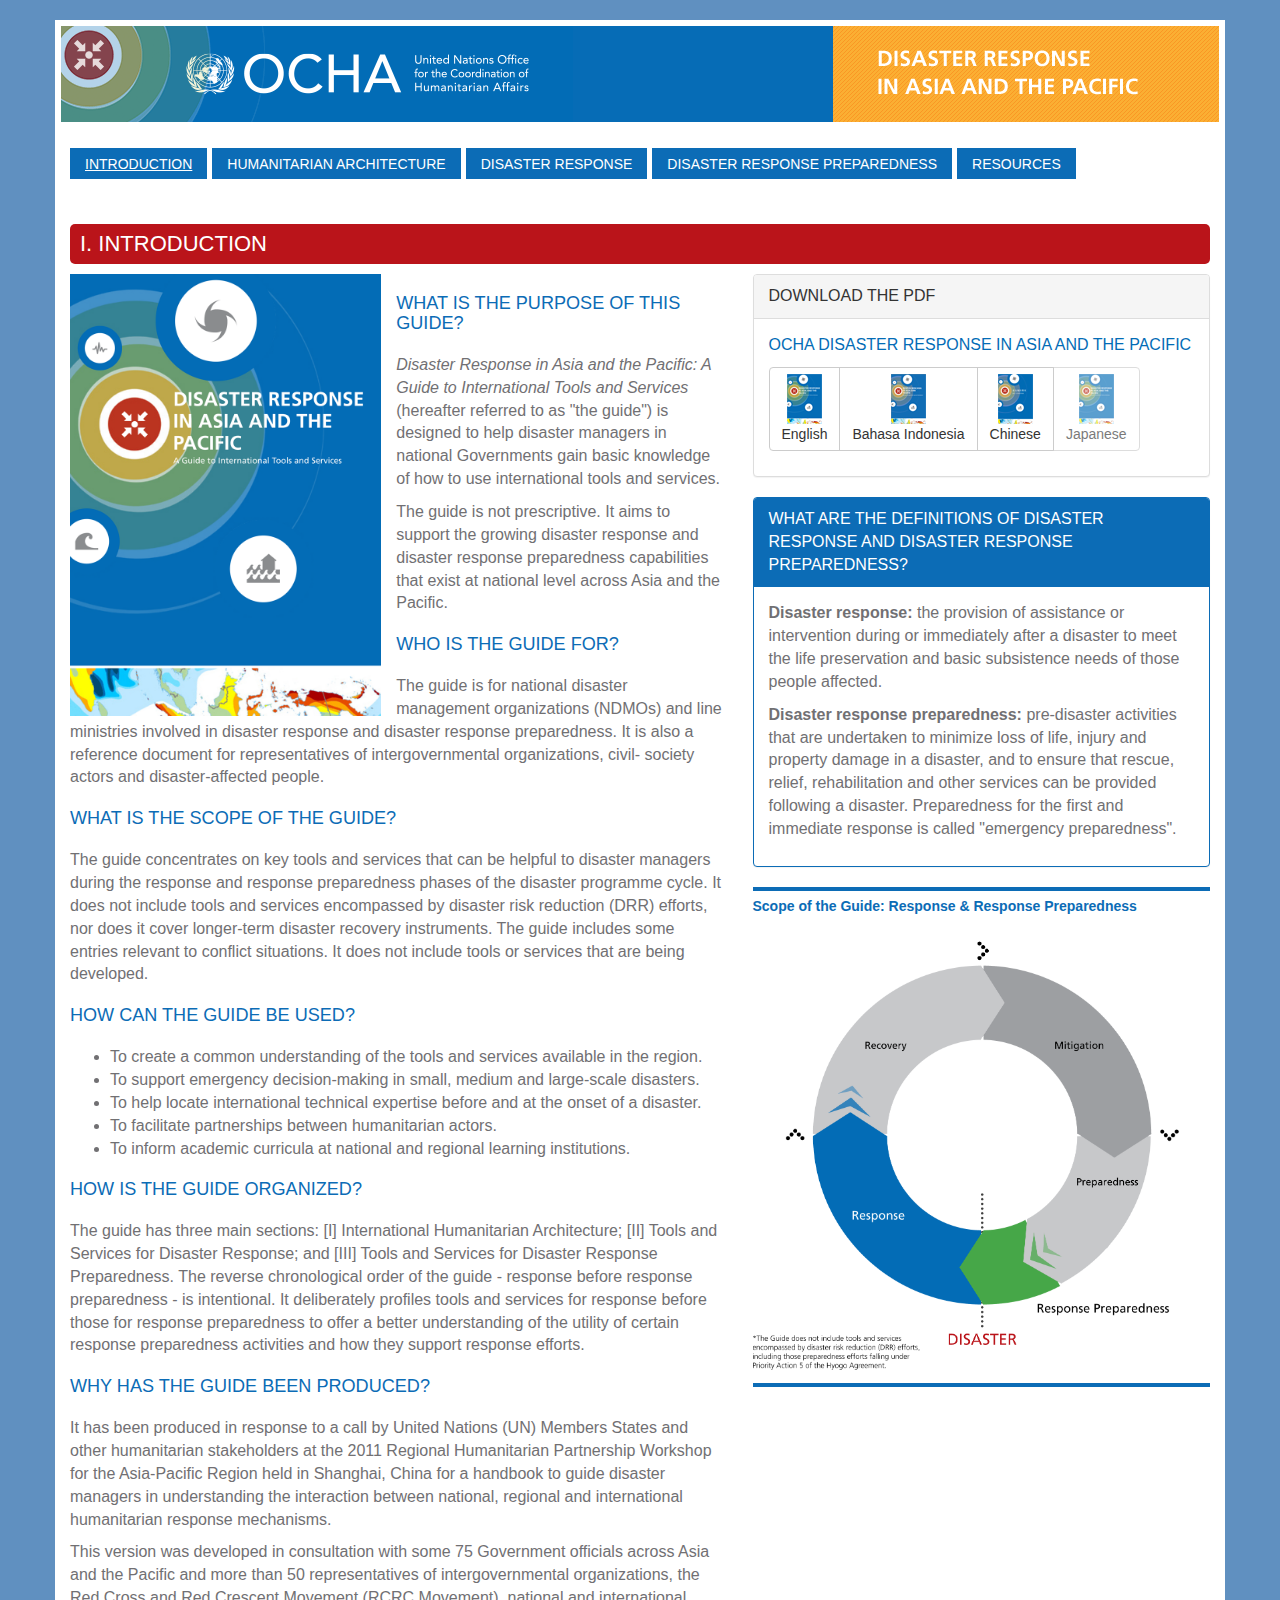
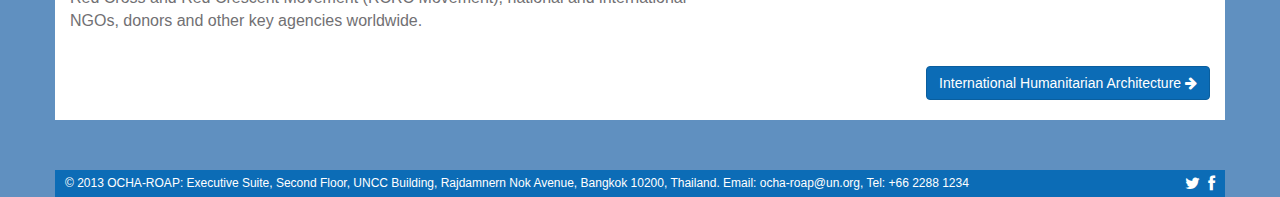
<file: ocha/index.html>
<!DOCTYPE html>
<html>
<head>
<title>UN OCHA | Disaster Response in Asia and the Pacific -
	Introduction</title>
<link rel="stylesheet" type="text/css" href="bootstrap.css">
<link rel="stylesheet" href="font-awesome/css/font-awesome.min.css">
<link rel="stylesheet" type="text/css" href="ocha_disaster_response.css">
</head>

<body>
	<a href="#top" class="back-to-top" title="back to top"><i
		class="icon-arrow-up icon-2x"></i></a>
	<div class="main">
		<!-- Fixed navbar -->
		<div class="navbar navbar-default">
			<div class="container no-pad">
				<a href="index.html">
					<div class="row logo">
						<div class="col-md-8">
							<img src="images/logo.gif" class="img-responsive"></img>
						</div>
						<div class="col-md-4 header-orange-back">
							<img class="img-responsive" src="images/banner-right.png"
								alt="DISASTER RESPONSE IN ASIA AND THE PACIFIC"></img>
						</div>
					</div>
				</a>
			</div>
			<div class="container">
				<div class="navbar-header">
					<button data-target=".navbar-collapse" data-toggle="collapse"
						class="navbar-toggle" type="button">
						<span class="icon-bar"></span> <span class="icon-bar"></span> <span
							class="icon-bar"></span>
					</button>
				</div>
				<div class="collapse navbar-collapse">
					<ul class="nav navbar-nav">
						<li class="active"><a href="index.html">Introduction</a></li>
						<li><a href="InternationalHumanitarianArchitecture.html">Humanitarian
								Architecture</a></li>
						<li><a href="ToolsAndServicesForDisasterResponse.html">Disaster
								Response</a></li>
						<li><a
							href="ToolsAndServicesForDisasterResponsePreparedness.html">Disaster
								Response Preparedness</a>
						<li><a href="Resources.html">Resources</a></li>
					</ul>
				</div>
				<!--/.nav-collapse -->
			</div>
		</div>

		<!-- Begin page content -->
		<div class="container">
			<div class="grey-box">
				<div class="row">
					<div class="col-md-12">
						<h1>I. Introduction</h1>
					</div>
				</div>
				<div class="row">
					<div class="col-md-7">
					    <div class="row">
						<div class="col-md-6"><img src="images/cover.png"
							alt="Disaster Response in Asia and the Pacific"
							class="img-responsive"></img></div>
						<div class="left-gutter">
						<h3 class="intro">What is the purpose of this guide?</h3>
						<p>
							<i>Disaster Response in Asia and the Pacific: A Guide to
								International Tools and Services</i> (hereafter referred to as "the
							guide") is designed to help disaster managers in national
							Governments gain basic knowledge of how to use international
							tools and services.
						</p>
						<p>The guide is not prescriptive. It aims to support the
							growing disaster response and disaster response preparedness
							capabilities that exist at national level across Asia and the
							Pacific.</p>
						<h3 class="intro">Who is the guide for?</h3>
						<p>The guide is for national disaster management organizations
							(NDMOs) and line ministries involved in disaster response and
							disaster response preparedness. It is also a reference document
							for representatives of intergovernmental organizations, civil-
							society actors and disaster-affected people.</p>
						<h3 class="intro">What is the scope of the guide?</h3>
						<p>The guide concentrates on key tools and services that can
							be helpful to disaster managers during the response and response
							preparedness phases of the disaster programme cycle. It does not
							include tools and services encompassed by disaster risk reduction
							(DRR) efforts, nor does it cover longer-term disaster recovery
							instruments. The guide includes some entries relevant to conflict
							situations. It does not include tools or services that are being
							developed.</p>
						<h3 class="intro">How can the guide be used?</h3>
						<ul>
							<li>To create a common understanding of the tools and
								services available in the region.</li>
							<li>To support emergency decision-making in small, medium
								and large-scale disasters.</li>
							<li>To help locate international technical expertise before
								and at the onset of a disaster.</li>
							<li>To facilitate partnerships between humanitarian actors.</li>
							<li>To inform academic curricula at national and regional
								learning institutions.</li>
						</ul>
						<h3 class="intro">How is the guide organized?</h3>

						<p>The guide has three main sections: [I] International
							Humanitarian Architecture; [II] Tools and Services for Disaster
							Response; and [III] Tools and Services for Disaster Response
							Preparedness. The reverse chronological order of the guide -
							response before response preparedness - is intentional. It
							deliberately profiles tools and services for response before
							those for response preparedness to offer a better understanding
							of the utility of certain response preparedness activities and
							how they support response efforts.</p>
						<h3 class="intro">Why has the guide been produced?</h3>
						<p>It has been produced in response to a call by United
							Nations (UN) Members States and other humanitarian stakeholders
							at the 2011 Regional Humanitarian Partnership Workshop for the
							Asia-Pacific Region held in Shanghai, China for a handbook to
							guide disaster managers in understanding the interaction between
							national, regional and international humanitarian response
							mechanisms.</p>
						<p>This version was developed in consultation with some 75
							Government officials across Asia and the Pacific and more than 50
							representatives of intergovernmental organizations, the Red Cross
							and Red Crescent Movement (RCRC Movement), national and
							international NGOs, donors and other key agencies worldwide.</p>
						</div>
						</div>
 
					</div>
					<!-- /col-md-8 -->
					<div class="col-md-5">
						<div class="panel panel-default">
							<div class="panel-heading">Download the pdf</div>
							<div class="panel-body">
								<p>
									<span class="org">OCHA DISASTER RESPONSE IN ASIA AND THE
										PACIFIC</span>
								</p>
								<div class="btn-group bottom-margin">
									<a type="button" class="btn btn-default"
										href="https://docs.unocha.org/sites/dms/ROAP/Promotional%20Materials/The%20Guide-Web-FINAL.pdf" target="_blank">
										<img src="images/cover_small_english.png"></img><br />
										English
									</a> <a type="button" class="btn btn-default"
										href="https://docs.unocha.org/sites/dms/ROAP/Promotional%20Materials/Asia_Disaster_Guide_Bahasa.pdf"
										target="_blank"> <img src="images/cover_small_bahasa.png"></img><br />
										Bahasa Indonesia
									</a> <a type="button" class="btn btn-default"
										href="https://docs.unocha.org/sites/dms/ROAP/Promotional%20Materials/Asia_Disaster_Guide_Chinese.pdf"
										target="_blank"> <img src="images/cover_small_chinese.png"></img><br />
										Chinese
									</a> <a type="button" class="btn btn-default boot-tooltip" title="Coming soon" data-toggle="tooltip" disabled="disabled"> 
									    <img src="images/cover_small_japanese.png"></img><br />
									    Japanese
									</a>
								</div>
							</div>
						</div>
						<div class="panel panel-primary">
							<div class="panel-heading">What are the definitions of
								disaster response and disaster response preparedness?</div>
							<div class="panel-body">
								<p>
									<strong>Disaster response:</strong> the provision of assistance
									or intervention during or immediately after a disaster to meet
									the life preservation and basic subsistence needs of those
									people affected.
								</p>
								<p>
									<strong>Disaster response preparedness:</strong> pre-disaster
									activities that are undertaken to minimize loss of life, injury
									and property damage in a disaster, and to ensure that rescue,
									relief, rehabilitation and other services can be provided
									following a disaster. Preparedness for the first and immediate
									response is called "emergency preparedness".
								</p>
							</div>
						</div>
						<div class="figure">
							<div class="figure-label">Scope of the Guide: Response &
								Response Preparedness</div>
							<img src="images/figure1.png" class="img-responsive"></img>
						</div>
						<div class="aspect-ratio">
							<!-- <video id="sampleMovie" src="resources/OCHA_Disaster_Guide.mp4" controls preload></video>  -->
							<iframe
								src="http://player.vimeo.com/video/78211689?title=0&amp;byline=0&amp;portrait=0"
								width="100%" frameborder="0" webkitAllowFullScreen
								mozallowfullscreen allowFullScreen></iframe>
						</div>
					</div>
				</div>
				<!-- /row -->
				<br/>
				<div class="row">
					<div class="col-md-12">
						<a type="button" class="btn btn-primary right-float"
							href="InternationalHumanitarianArchitecture.html">International
							Humanitarian Architecture <i class="icon-arrow-right"></i>
						</a>
					</div>
				</div>
			</div>
		</div>
	</div>
	<!-- /main -->


	<div class="footer">
		<div class="container no-pad">
			<div class="footer-content">
				<div class="right-float">
					<a href="http://www.twitter.com/OCHAAsiaPac"><i
						class="icon-twitter"></i></a> <a href="http://www.facebook.com/UNOCHA"><i
						class="icon-facebook"></i></a>
				</div>
				<div>
					&copy; 2013 OCHA-ROAP: Executive Suite, Second Floor, UNCC
					Building, Rajdamnern Nok Avenue, Bangkok 10200, Thailand. Email: <a
						href="mailto:ocha-roap@un.org">ocha-roap@un.org</a>, Tel: +66 2288
					1234
				</div>
			</div>
		</div>
	</div>

	<script src="http://code.jquery.com/jquery-1.10.1.min.js"></script>
	<script src="bootstrap.js"></script>
	<script src="ocha.js"></script>
</body>

</html>
</file>
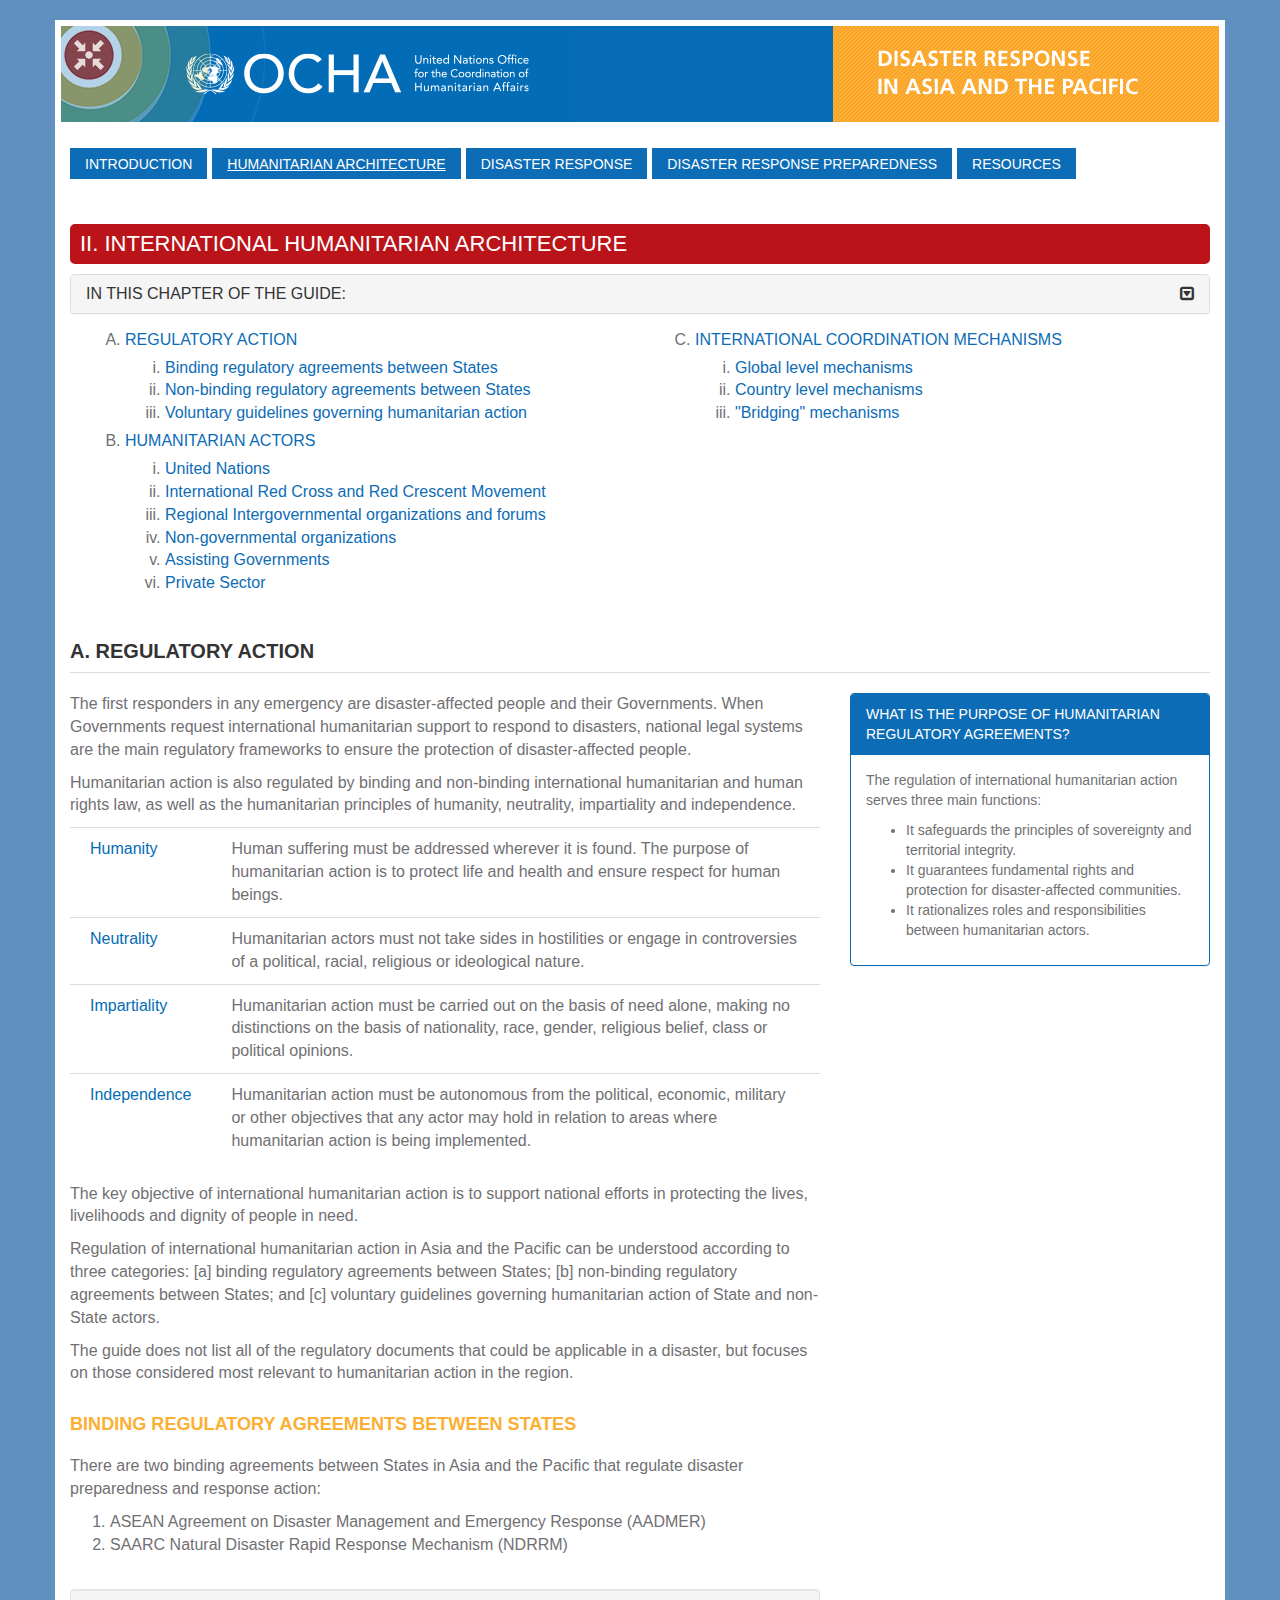
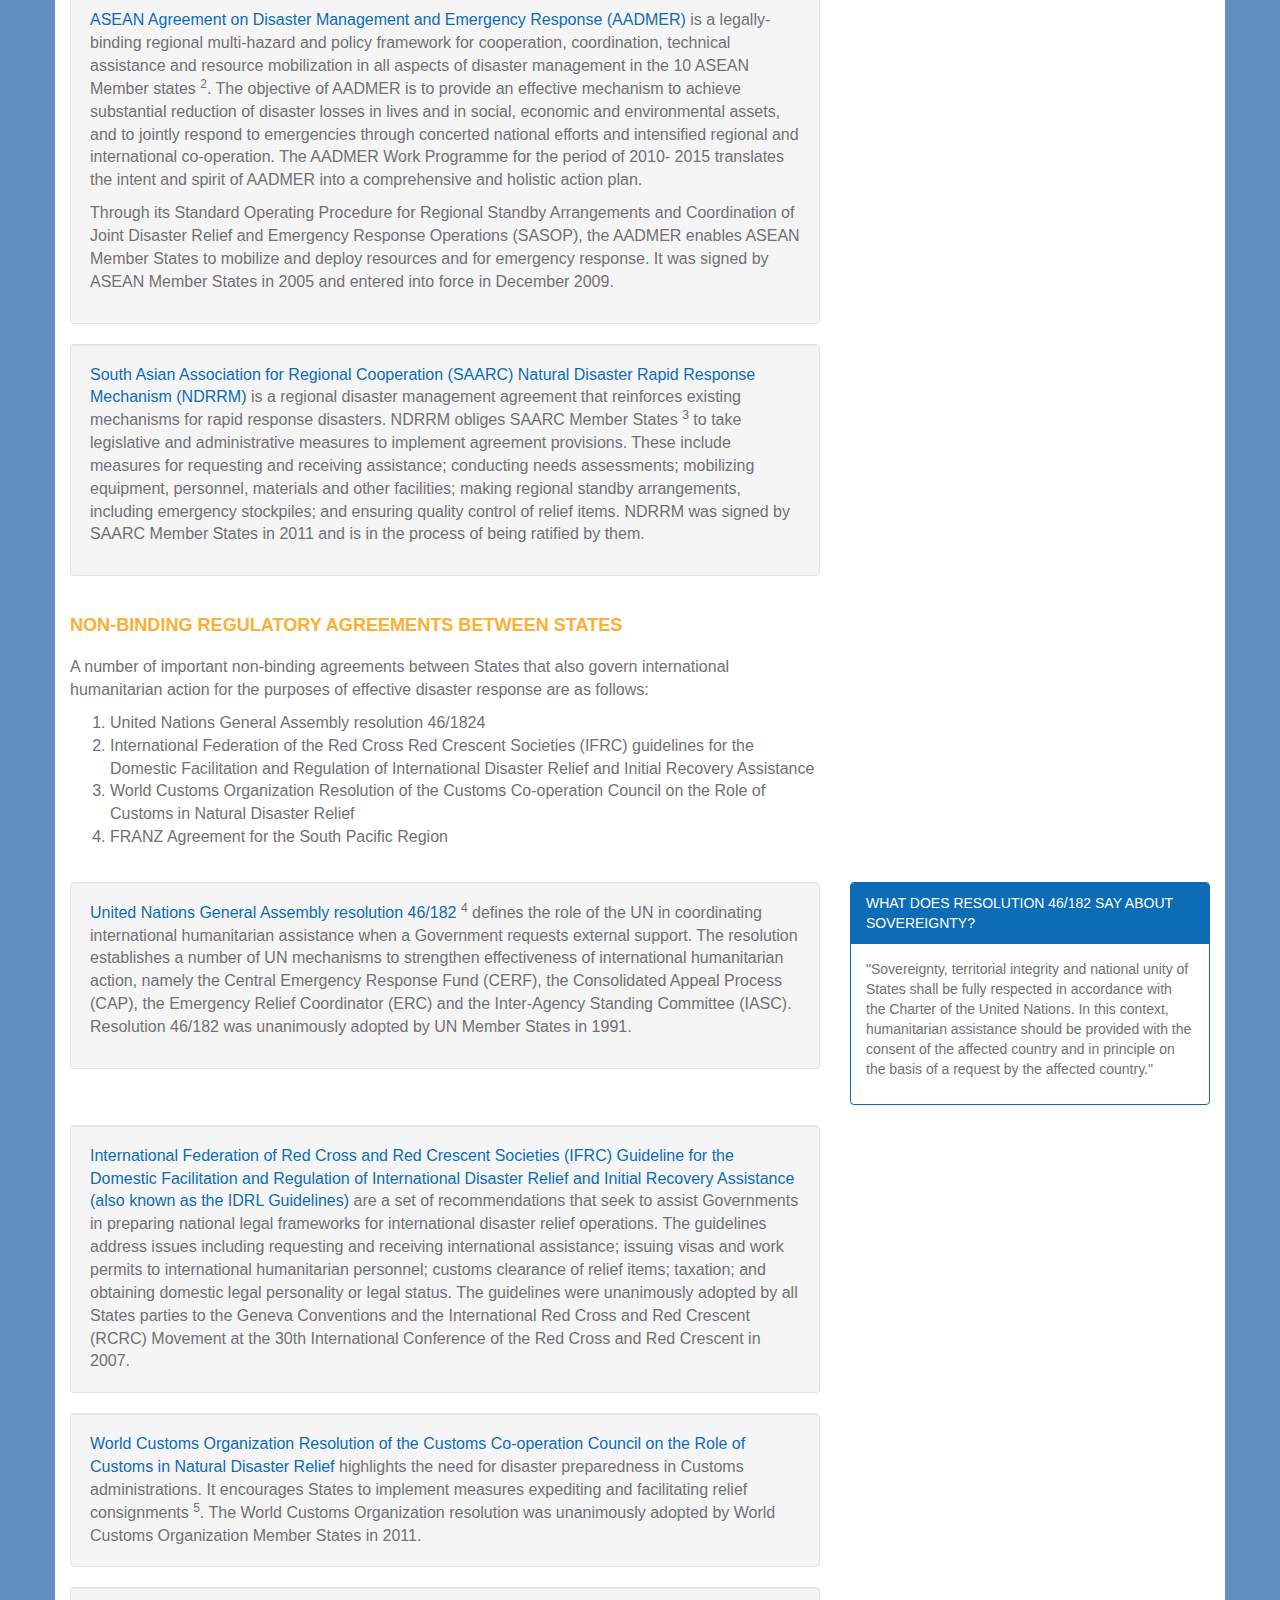
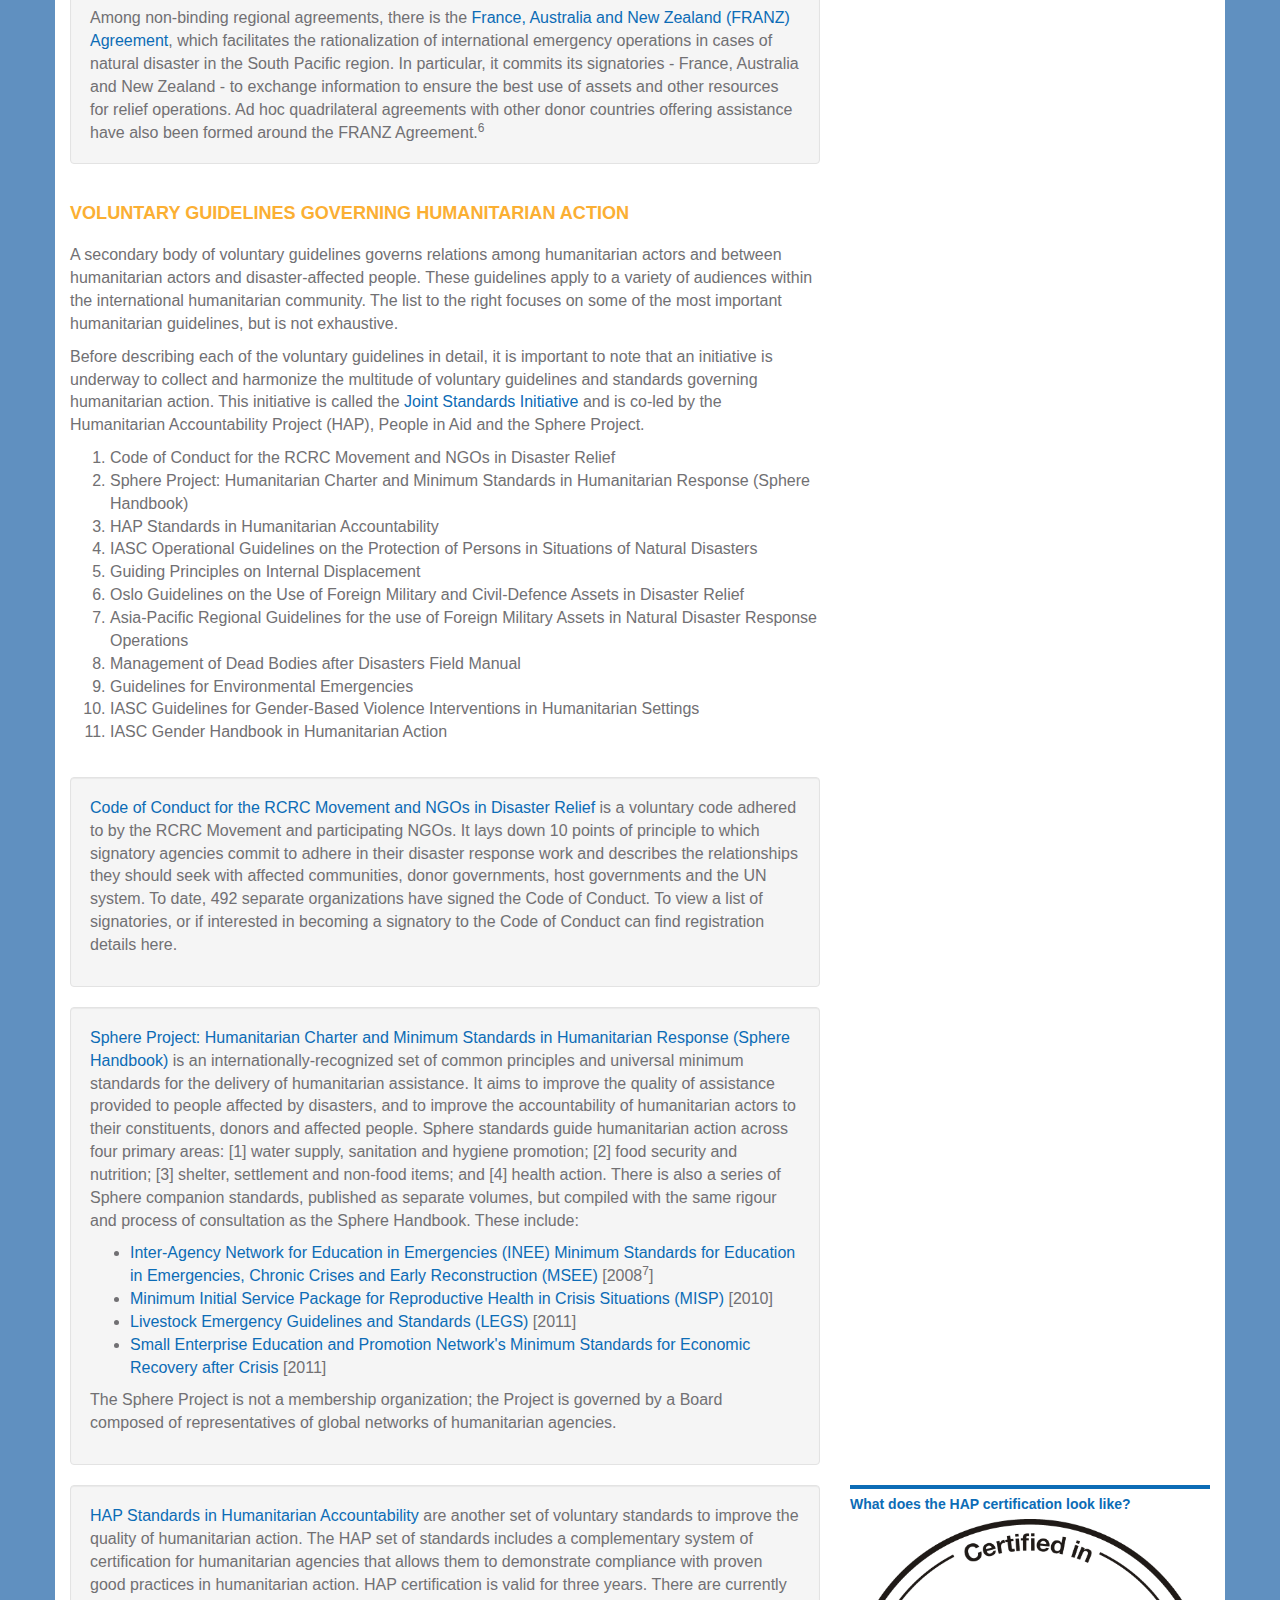
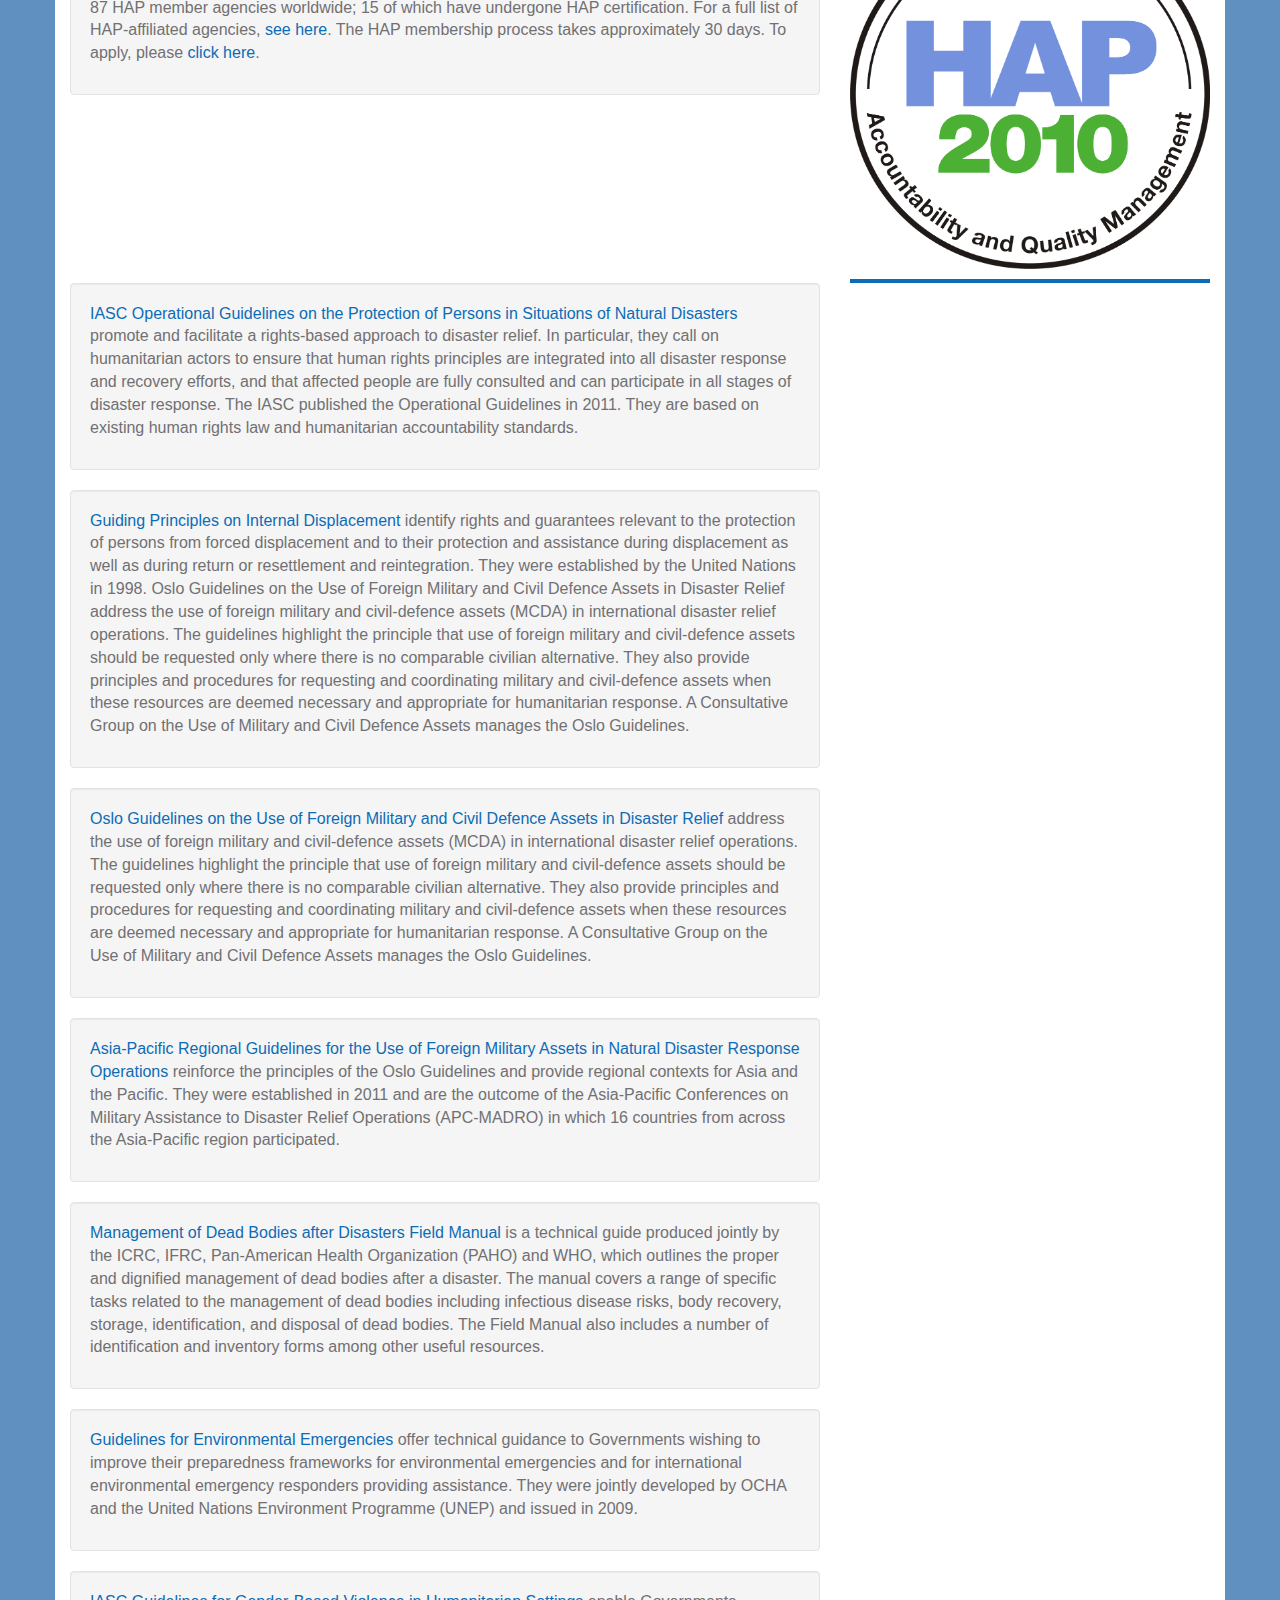
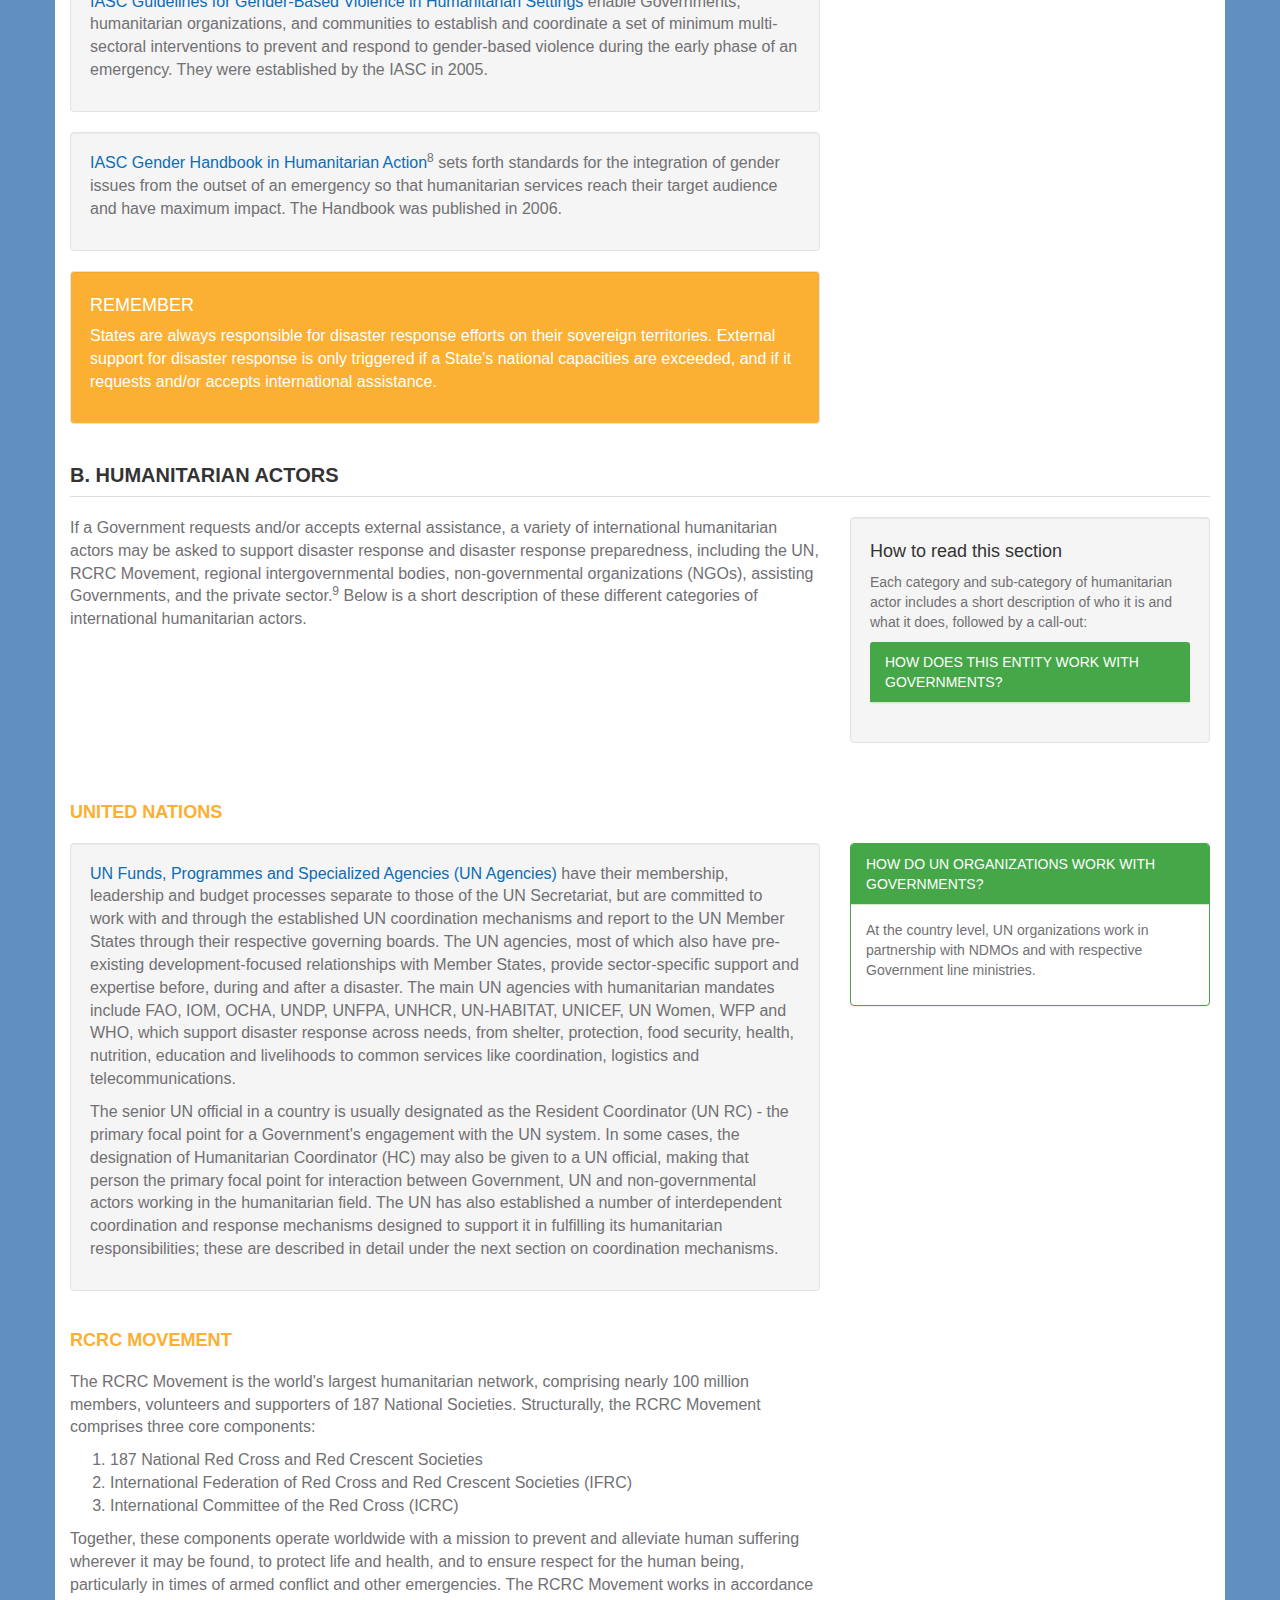
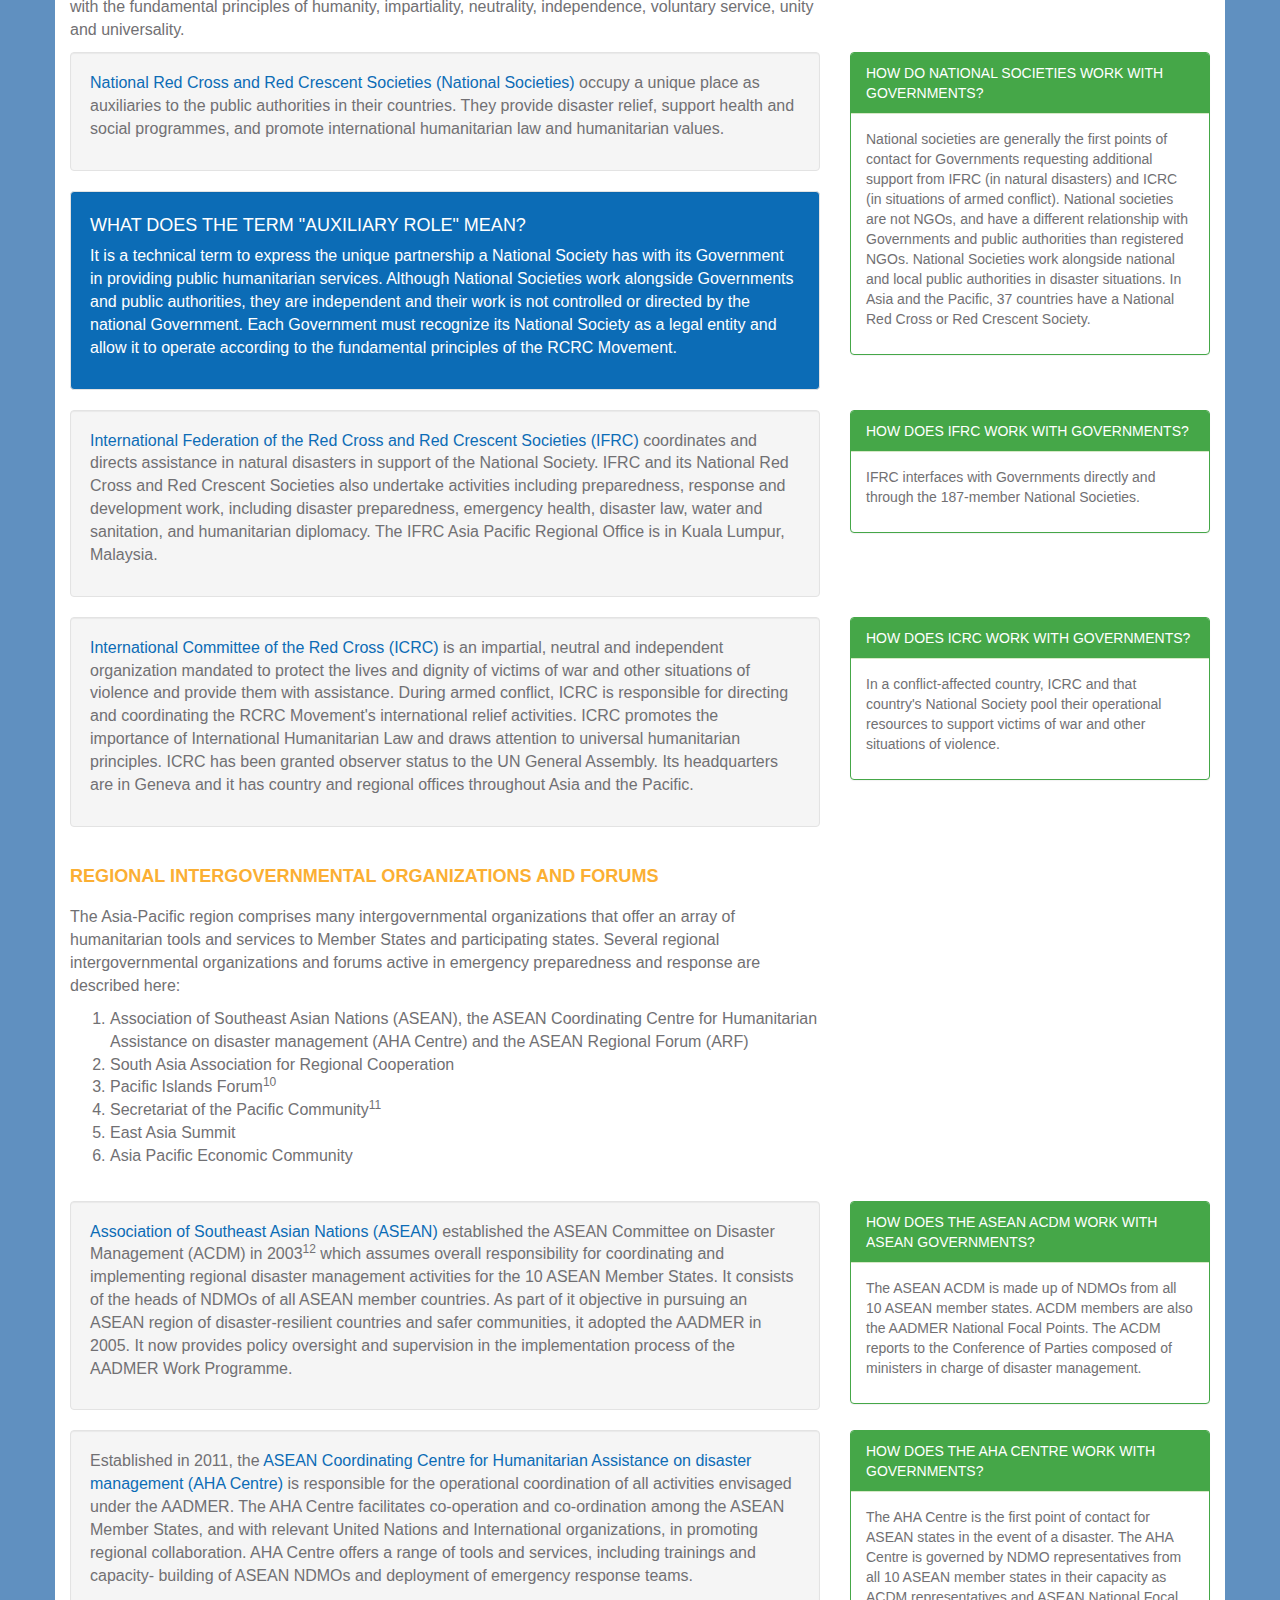
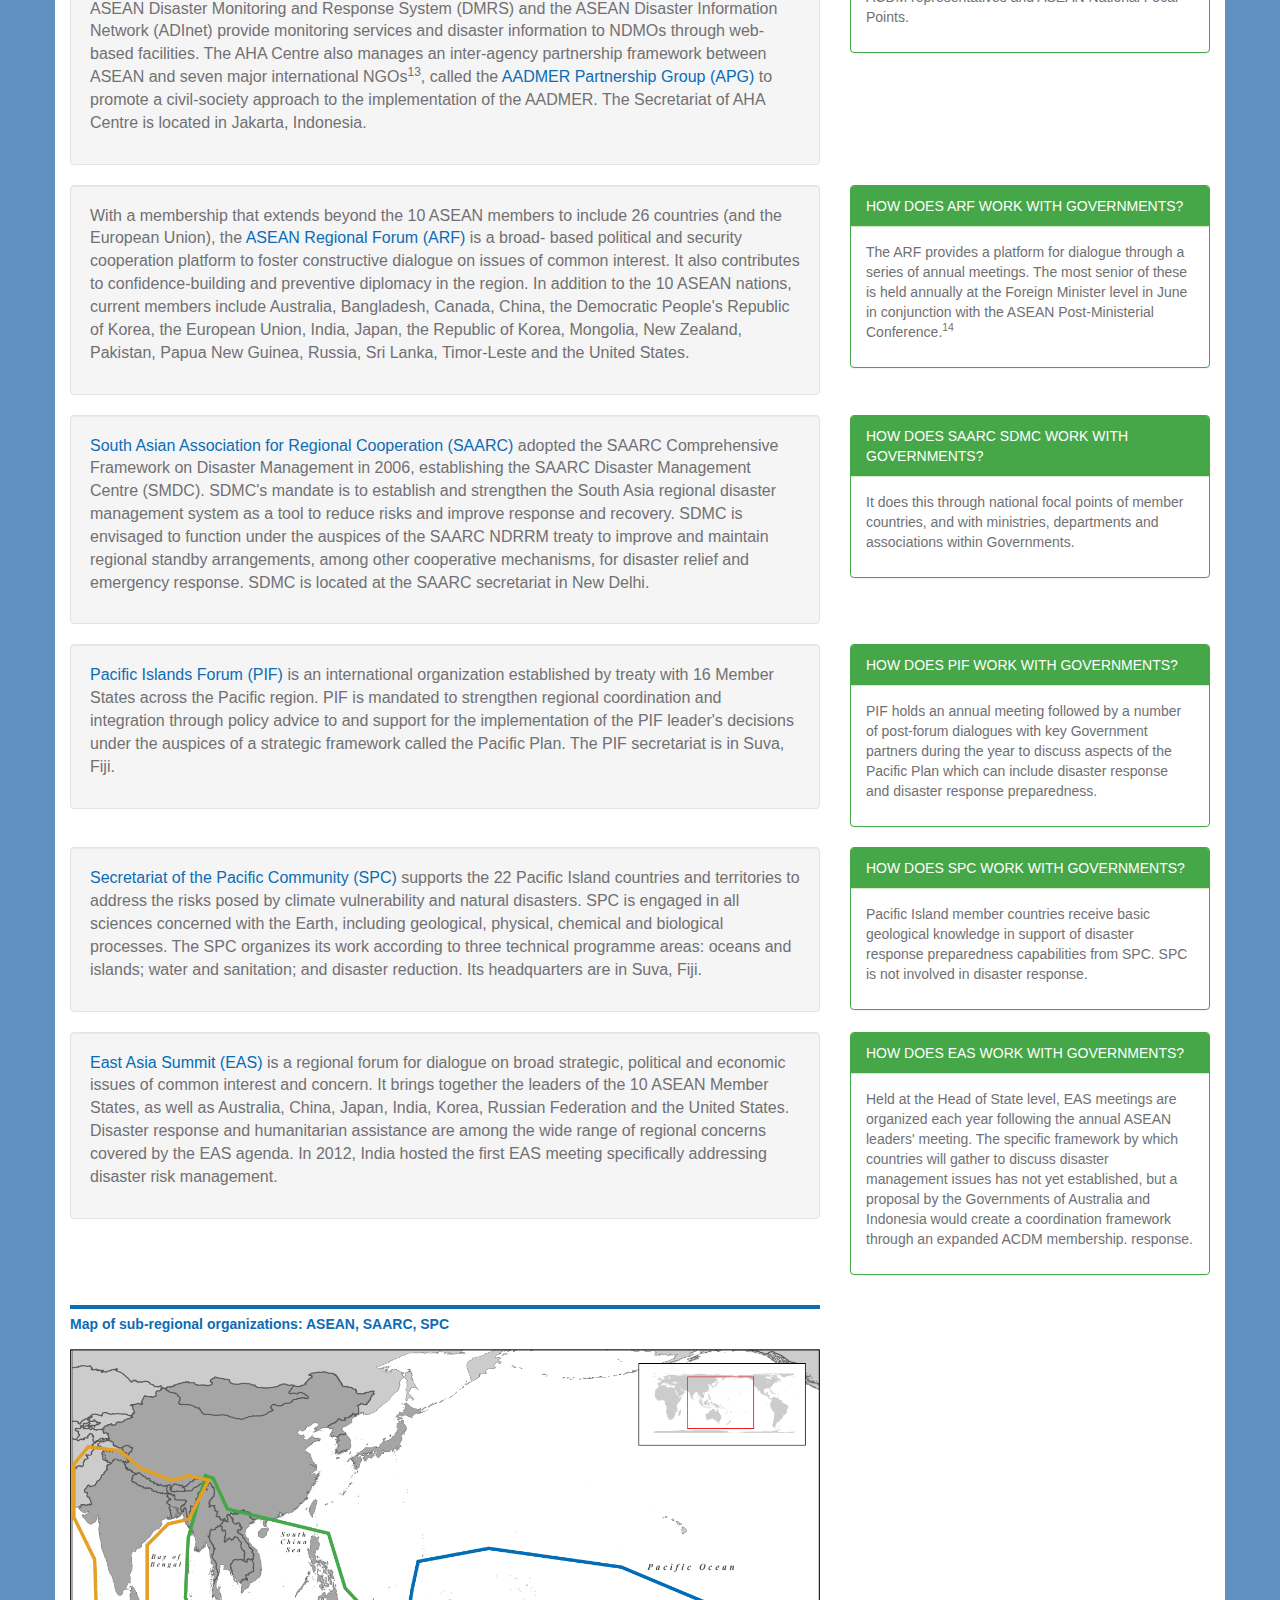
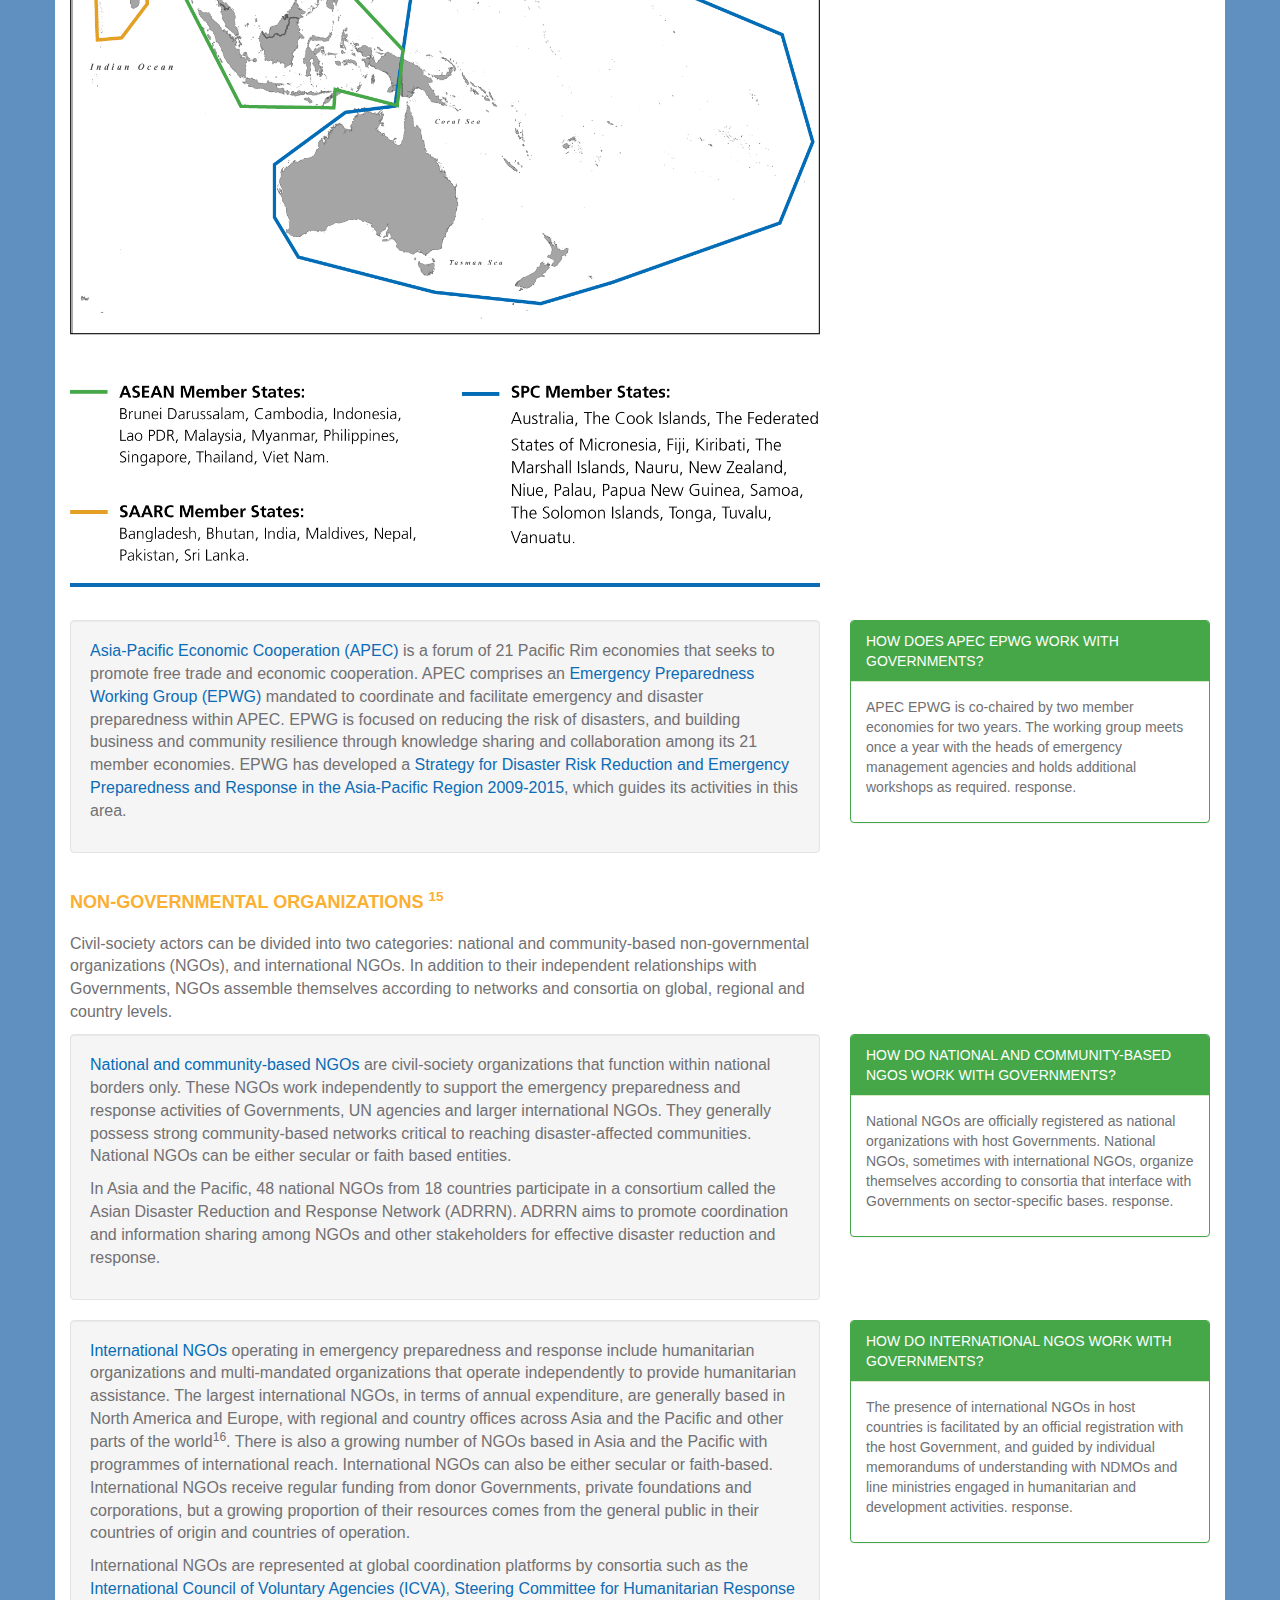
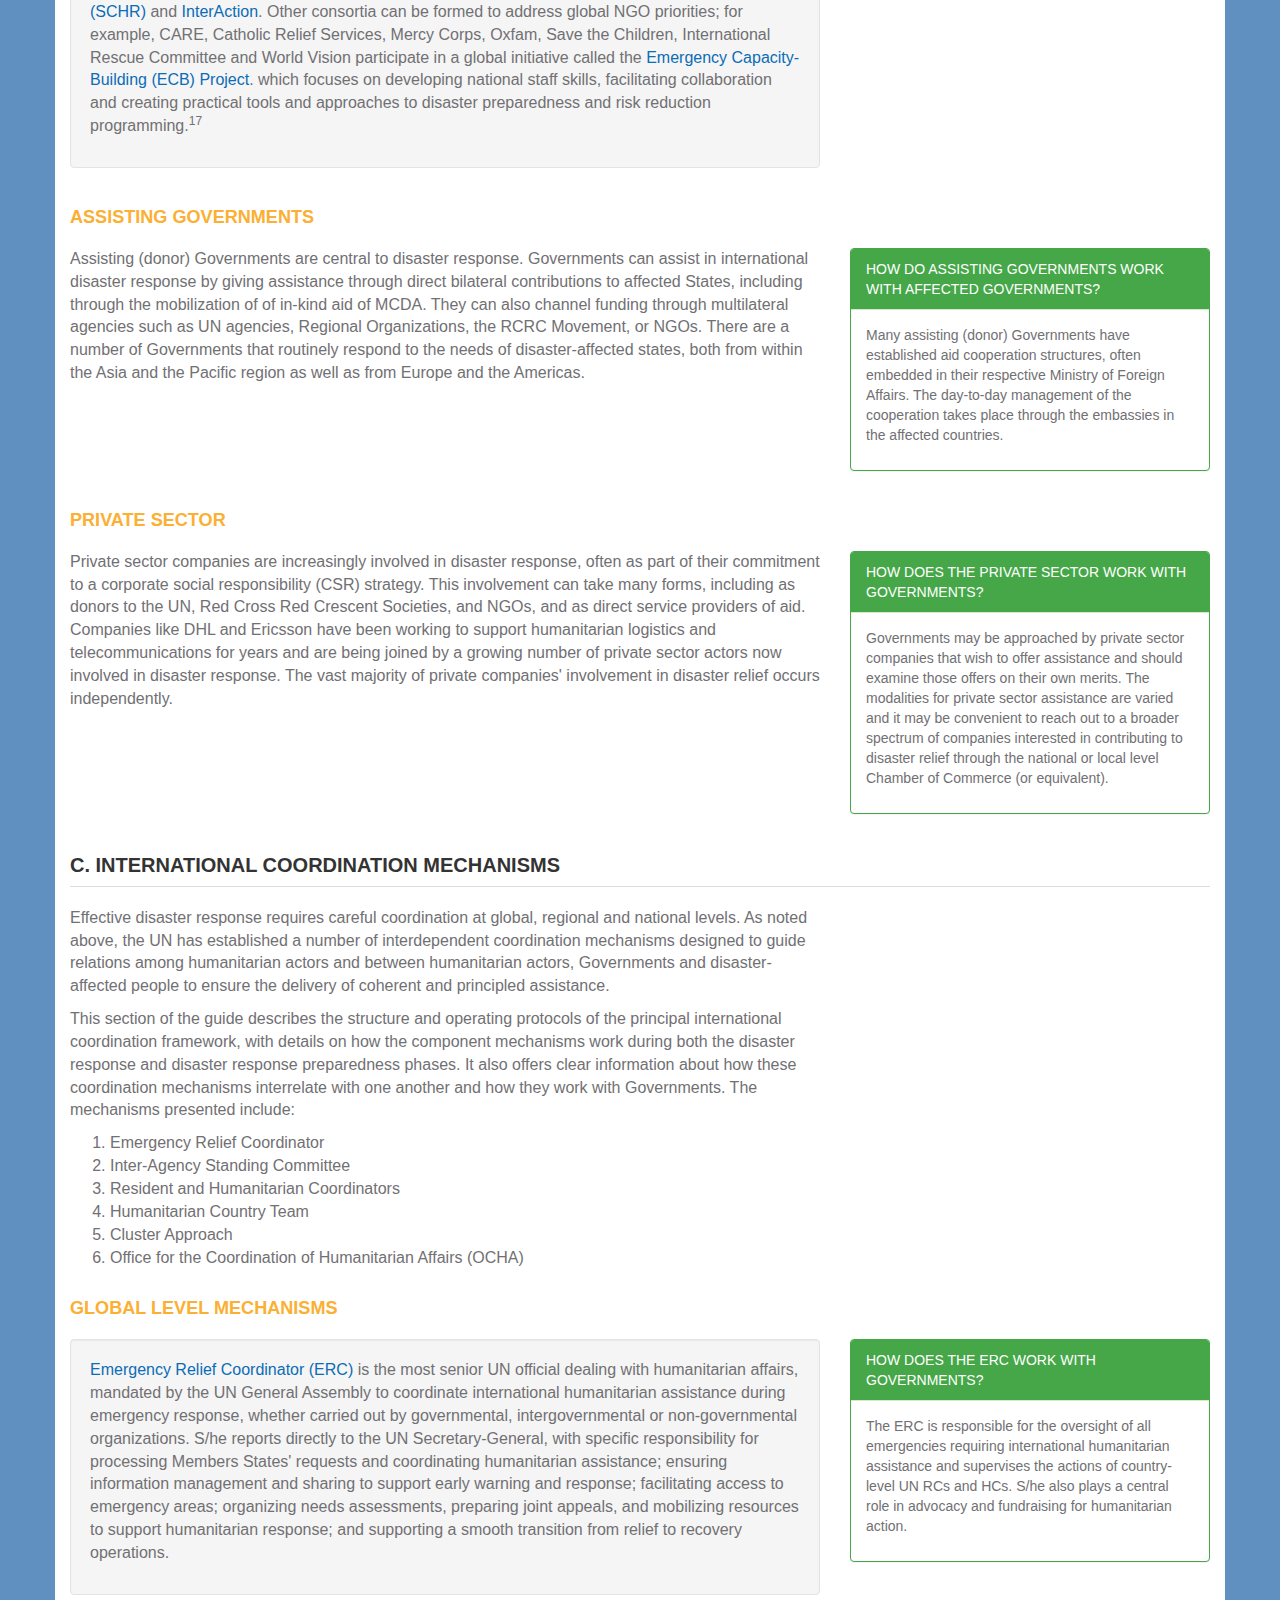
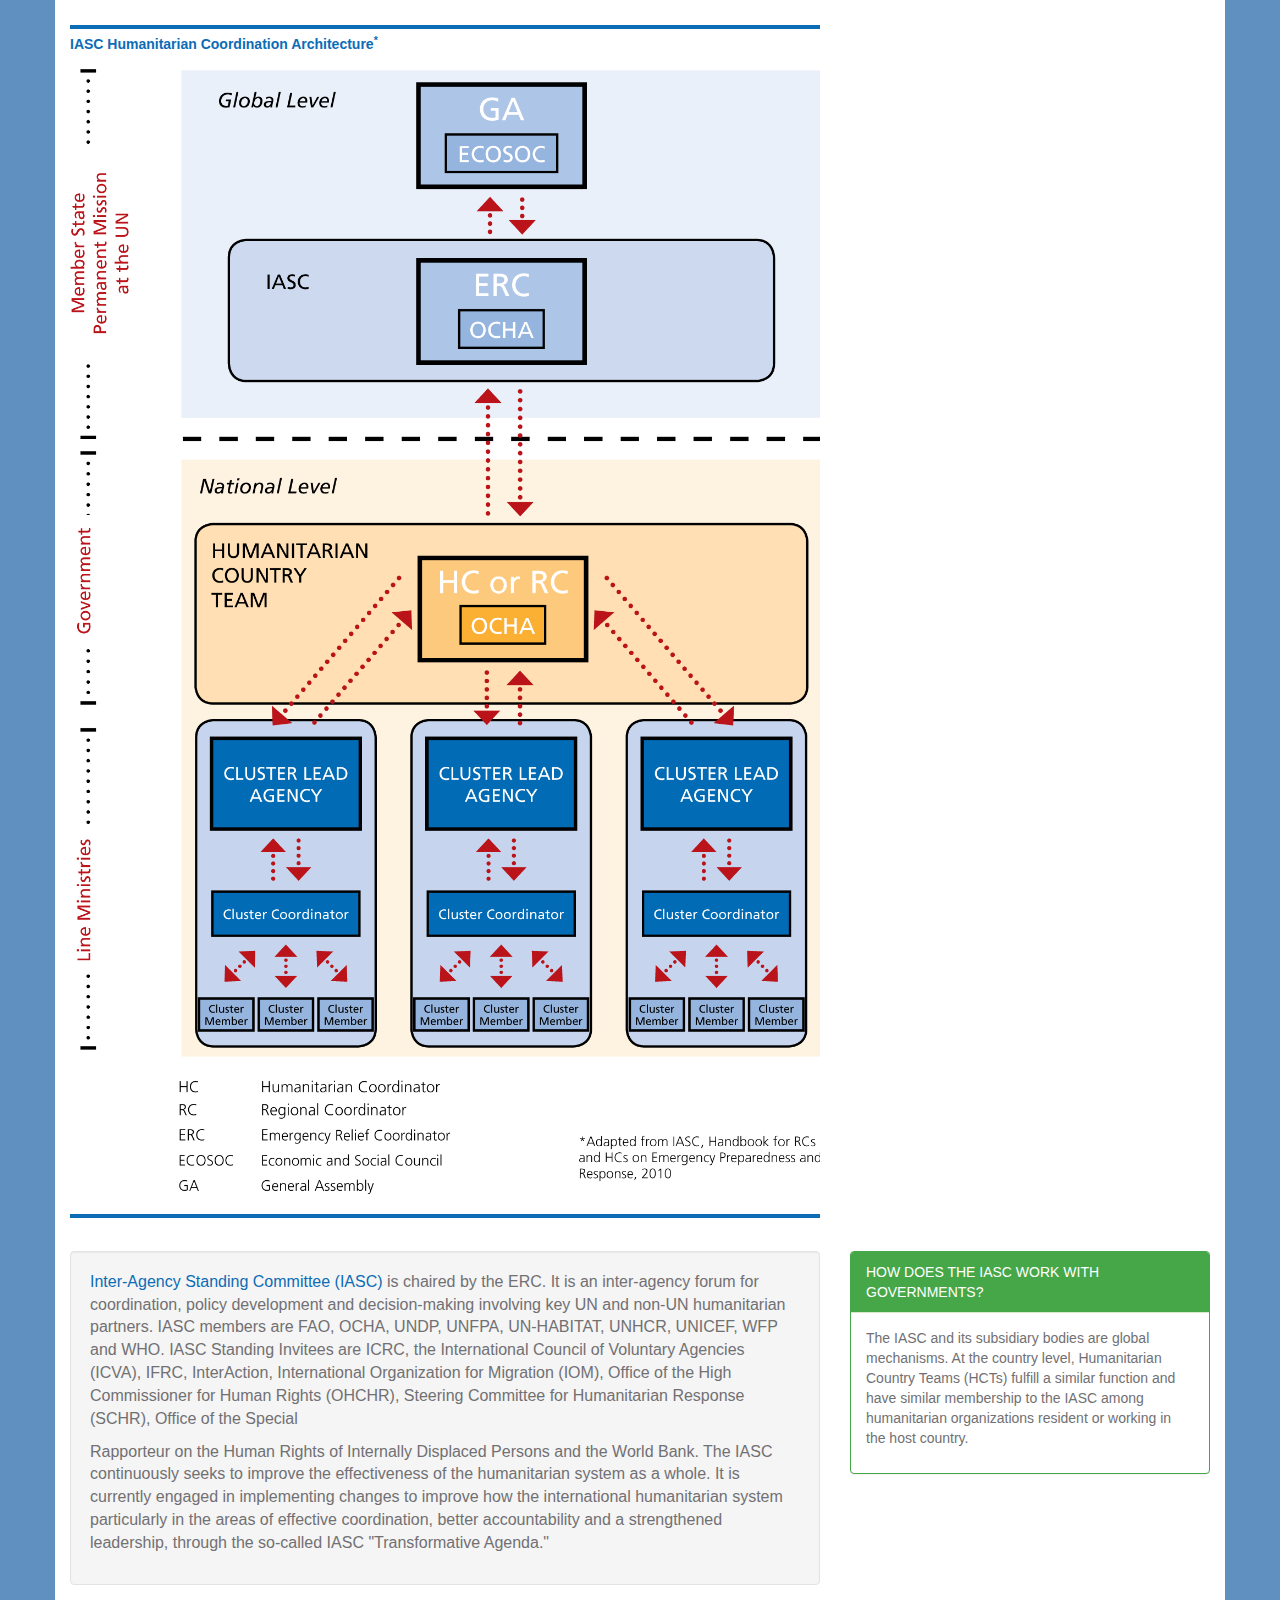
<file: ocha/InternationalHumanitarianArchitecture.html>
<!DOCTYPE html>
<html>
<head>
<title>UN OCHA | Disaster Response in Asia and the Pacific - International Humanitarian Architecture</title>
<link rel="stylesheet" type="text/css" href="bootstrap.css">
<link rel="stylesheet" href="font-awesome/css/font-awesome.min.css">
<link rel="stylesheet" type="text/css" href="ocha_disaster_response.css">
</head>

<body>
<a href="#top" class="back-to-top" title="back to top"><i class="icon-arrow-up icon-2x"></i></a>
	<div class="main">
		<!-- Fixed navbar -->
		<div class="navbar navbar-default">
			<div class="container no-pad">
				<a href="index.html">
					<div class="row logo">
						<div class="col-md-8">
							<img src="images/logo.gif" class="img-responsive"></img>
						</div>
						<div class="col-md-4 header-orange-back">
							<img class="img-responsive" src="images/banner-right.png" alt="DISASTER RESPONSE IN ASIA AND THE PACIFIC"></img>
						</div>
					</div>
				</a>
			</div>
			<div class="container">
				<div class="navbar-header">
					<button data-target=".navbar-collapse" data-toggle="collapse"
						class="navbar-toggle" type="button">
						<span class="icon-bar"></span> <span class="icon-bar"></span> <span
							class="icon-bar"></span>
					</button>
				</div>
				<div class="collapse navbar-collapse">
					<ul class="nav navbar-nav">
						<li><a
							href="index.html">Introduction</a></li>
						<li class="active"><a
							href="InternationalHumanitarianArchitecture.html">Humanitarian
								Architecture</a></li>
						<li><a
							href="ToolsAndServicesForDisasterResponse.html">Disaster
								Response</a></li>
						<li><a
							href="ToolsAndServicesForDisasterResponsePreparedness.html">Disaster
								Response Preparedness</a>
						<li><a href="Resources.html">Resources</a></li>
					</ul>
				</div>
				<!--/.nav-collapse -->
			</div>
		</div>

		<!-- Begin page content -->
		<div class="container">
			<div class="grey-box">
				<div class="row">
					<div class="col-md-12">
						<h1>II. INTERNATIONAL HUMANITARIAN ARCHITECTURE</h1>
						<div class="panel-group" id="accordion">
							<div class="panel panel-default">
								<div class="panel-heading">
									<h4 class="panel-title">
										<a class="accordion-toggle" data-toggle="collapse"
											data-parent="#accordion" href="#collapseOne"> In this
											chapter of the guide: <i class="icon-collapse"></i>
										</a>
									</h4>
								</div>
							</div>
							<!--/col-md-12-->
						</div>
						<!--/row-->
						<div class="row">
							<div id="collapseOne" class="panel-collapse collapse in">
								<div class="panel-body">
									<div class="col-md-6">
										<ol type="A">
											<li><a href="#RegulatoryAction">Regulatory Action</a>
												<ol type="i">
													<li><a
														href="#Binding regulatory agreements between States">Binding
															regulatory agreements between States</a></li>
													<li><a
														href="#Non-binding regulatory agreements between States">Non-binding
															regulatory agreements between States</a></li>
													<li><a
														href="#Voluntary guidelines governing humanitarian action">Voluntary
															guidelines governing humanitarian action</a></li>
												</ol></li>
											<li><a href="#HumanitarianActors">Humanitarian
													Actors</a>
												<ol type="i">
													<li><a href="#United Nations">United Nations</a></li>
													<li><a href="#RCRC Movement">International Red
															Cross and Red Crescent Movement</a></li>
													<li><a
														href="#Regional intergovernmental organizations and forums">Regional
															Intergovernmental organizations and forums</a></li>
													<li><a href="#Non-governmental organizations">Non-governmental
															organizations</a></li>
													<li><a href="#Assisting Governments">Assisting
															Governments</a></li>
													<li><a href="#Private sector">Private Sector</a></li>
												</ol></li>
										</ol>
									</div>
									<!--/col-md-6-->
									<div class="col-md-6">
										<ol type="A" start="3">
											<li><a href="#InternationalCoordinationMechanisms">International
													Coordination Mechanisms</a>
												<ol type="i">
													<li><a href="#Global level mechanisms">Global
															level mechanisms</a></li>
													<li><a href="#Country level mechanisms">Country
															level mechanisms</a></li>
													<li><a href="#Bridging mechanisms">"Bridging"
															mechanisms</a></li>
												</ol></li>
										</ol>
									</div>
								</div>
							</div>
						</div>
					</div>
				</div>
				<!-- /row -->
				<div class="row">
					<div class="col-md-12">
						<h2><a name="RegulatoryAction">A. Regulatory Action</a></h2>
					</div>
					<!-- /col-md-12 -->
				</div>
				<div class="row">
					<div class="col-md-8">
						<p>The first responders in any emergency are disaster-affected
							people and their Governments. When Governments request
							international humanitarian support to respond to disasters,
							national legal systems are the main regulatory frameworks to
							ensure the protection of disaster-affected people.</p>
						<p>Humanitarian action is also regulated by binding and
							non-binding international humanitarian and human rights law, as
							well as the humanitarian principles of humanity, neutrality,
							impartiality and independence.</p>
						<table class="table">
							<tr>
								<td class="info">Humanity</td>
								<td>Human suffering must be addressed wherever it is found.
									The purpose of humanitarian action is to protect life and
									health and ensure respect for human beings.</td>
							</tr>
							<tr>
								<td class="info">Neutrality</td>
								<td>Humanitarian actors must not take sides in hostilities
									or engage in controversies of a political, racial, religious or
									ideological nature.</td>
							<tr>
								<td class="info">Impartiality</td>
								<td>Humanitarian action must be carried out on the basis of
									need alone, making no distinctions on the basis of nationality,
									race, gender, religious belief, class or political opinions.</td>
							</tr>
							<tr>
								<td class="info">Independence</td>
								<td>Humanitarian action must be autonomous from the
									political, economic, military or other objectives that any
									actor may hold in relation to areas where humanitarian action
									is being implemented.</td>
							</tr>
						</table>
						<p>The key objective of international humanitarian action is
							to support national efforts in protecting the lives, livelihoods
							and dignity of people in need.</p>

						<p>Regulation of international humanitarian action in Asia and
							the Pacific can be understood according to three categories: [a]
							binding regulatory agreements between States; [b] non-binding
							regulatory agreements between States; and [c] voluntary
							guidelines governing humanitarian action of State and non-State
							actors.</p>
						<p>The guide does not list all of the regulatory documents
							that could be applicable in a disaster, but focuses on those
							considered most relevant to humanitarian action in the region.</p>
					</div>
					<!-- /col-md-8 -->
					<div class="col-md-4">
						<div class="panel panel-primary">
							<div class="panel-heading">
								<!--<i class="icon-book"></i>--> What is the purpose of humanitarian
								regulatory agreements?
							</div>
							<div class="panel-body">
								<p>The regulation of international humanitarian action
									serves three main functions:</p>
								<ul>
									<li>It safeguards the principles of sovereignty and
										territorial integrity.</li>
									<li>It guarantees fundamental rights and protection for
										disaster-affected communities.</li>
									<li>It rationalizes roles and responsibilities between
										humanitarian actors.</li>
								</ul>
							</div>
						</div>
					</div>
				</div>
				<!-- /row -->
				<div class="row">
					<div class="col-md-12">
						<h3>
							<a name="Binding regulatory agreements between States">Binding
								regulatory agreements between States</a>
						</h3>
					</div>
				</div>
				<div class="row">
					<div class="col-md-8">
						<p>There are two binding agreements between States in Asia and
							the Pacific that regulate disaster preparedness and response
							action:</p>
						<ol>
							<li>ASEAN Agreement on Disaster Management and Emergency
								Response (AADMER)</li>
							<li>SAARC Natural Disaster Rapid Response Mechanism (NDRRM)</li>
						</ol>
						<br />
					</div>
					<!--/col-md-12-->
				</div>
				<!--/row-->
				<div class="row">
					<div class="col-md-8">
						<div class="well">
							<p>
								<a href="http://www.asean.org/news/item/asean-agreement-on-disaster-management-and-emergency-response-vientiane-26-july-2005-3">ASEAN Agreement on Disaster Management
									and Emergency Response (AADMER)</a> is a legally-binding regional
								multi-hazard and policy framework for cooperation, coordination,
								technical assistance and resource mobilization in all aspects of
								disaster management in the 10 ASEAN Member states <sup
									class="pop" data-toggle="popover"
									data-content="The Association of South East Asian Nations (ASEAN) Member States are Brunei Darussalam, Cambodia, Indonesia, Lao People's Democratic Republic, Malaysia, Myanmar, Philippines, Singapore, Thailand, and Viet Nam.">2</sup>.
								The objective of AADMER is to provide an effective mechanism to
								achieve substantial reduction of disaster losses in lives and in
								social, economic and environmental assets, and to jointly
								respond to emergencies through concerted national efforts and
								intensified regional and international co-operation. The AADMER
								Work Programme for the period of 2010- 2015 translates the
								intent and spirit of AADMER into a comprehensive and holistic
								action plan.
							</p>
							<p>Through its Standard Operating Procedure for Regional
								Standby Arrangements and Coordination of Joint Disaster Relief
								and Emergency Response Operations (SASOP), the AADMER enables
								ASEAN Member States to mobilize and deploy resources and for
								emergency response. It was signed by ASEAN Member States in 2005
								and entered into force in December 2009.</p>
						</div>
					</div>
					<!--col-md-8 -->
				</div>
				<!--row -->
				<div class="row">
					<div class="col-md-8">
						<div class="well">
							<p>
								<a href="http://saarc-sadkn.org/ndrrm.aspx">South Asian Association for Regional
									Cooperation (SAARC) Natural Disaster Rapid Response Mechanism
									(NDRRM)</a> is a regional disaster management agreement that
								reinforces existing mechanisms for rapid response disasters.
								NDRRM obliges SAARC Member States <sup class="pop"
									data-toggle="popover"
									data-content="The South Asian Association for Regional Cooperation (SAARC) Member States are Afghanistan, Bangladesh, Bhutan, India, Maldives, Nepal, Pakistan, and Sri Lanka.">3</sup>
								to take legislative and administrative measures to implement
								agreement provisions. These include measures for requesting and
								receiving assistance; conducting needs assessments; mobilizing
								equipment, personnel, materials and other facilities; making
								regional standby arrangements, including emergency stockpiles;
								and ensuring quality control of relief items. NDRRM was signed
								by SAARC Member States in 2011 and is in the process of being
								ratified by them.
							</p>
						</div>
					</div>
					<!--col-md-8 -->
				</div>
				<!--row -->
				<div class="row">
					<div class="col-md-8">
						<h3>
							<a name="Non-binding regulatory agreements between States">Non-binding
								regulatory agreements between States</a>
						</h3>
						<p>A number of important non-binding agreements between States
							that also govern international humanitarian action for the
							purposes of effective disaster response are as follows:</p>
						<ol>
							<li>United Nations General Assembly resolution 46/1824</li>
							<li>International Federation of the Red Cross Red Crescent
								Societies (IFRC) guidelines for the Domestic Facilitation and
								Regulation of International Disaster Relief and Initial Recovery
								Assistance</li>
							<li>World Customs Organization Resolution of the Customs
								Co-operation Council on the Role of Customs in Natural Disaster
								Relief</li>
							<li>FRANZ Agreement for the South Pacific Region</li>
						</ol>
						<br />
					</div>
					<!--/col-md-8-->
				</div>
				<!--/row-->
				<div class="row">
					<div class="col-md-8">
						<div class="well">
							<p>
								<a href="http://www.un.org/documents/ga/res/46/a46r182.htm">United Nations General Assembly
									resolution 46/182
								</a><sup class="pop" data-toggle="popover"
									data-content="In addition to resolution 46/182, there is a volume of UN General Assembly, Economic and Social Council (ECOSOC) and
Security Council resolutions that govern international humanitarian action. These resolutions can be accessed at <a href='http://www.unocha.
org/about-us/publications/flagship'>www.unocha.org/about-us/publications/flagship</a>.">4</sup> defines the role of the UN in coordinating international
								humanitarian assistance when a Government requests external
								support. The resolution establishes a number of UN mechanisms to
								strengthen effectiveness of international humanitarian action,
								namely the Central Emergency Response Fund (CERF), the
								Consolidated Appeal Process (CAP), the Emergency Relief
								Coordinator (ERC) and the Inter-Agency Standing Committee
								(IASC). Resolution 46/182 was unanimously adopted by UN Member
								States in 1991.
							</p>
						</div>
						<!--/well-->
					</div>
					<!--col-md-8 -->
					<div class="col-md-4">
						<div class="panel panel-primary">
							<div class="panel-heading">
								<!--<i class="icon-book"></i>--> What does resolution 46/182 say about
								sovereignty?
							</div>
							<div class="panel-body">
								<p>"Sovereignty, territorial integrity and national unity of
									States shall be fully respected in accordance with the Charter
									of the United Nations. In this context, humanitarian assistance
									should be provided with the consent of the affected country and
									in principle on the basis of a request by the affected
									country."</p>
							</div>
						</div>
					</div>
					<!--/col-md-6-->
				</div>
				<!--/row-->
				<div class="row">
					<div class="col-md-8">
						<div class="well">
							<a href="http://www.ifrc.org/en/what-we-do/idrl/idrl-guidelines/">International Federation of Red Cross
								and Red Crescent Societies (IFRC) Guideline for the Domestic
								Facilitation and Regulation of International Disaster Relief and
								Initial Recovery Assistance (also known as the IDRL Guidelines)</a>
							are a set of recommendations that seek to assist Governments in
							preparing national legal frameworks for international disaster
							relief operations. The guidelines address issues including
							requesting and receiving international assistance; issuing visas
							and work permits to international humanitarian personnel; customs
							clearance of relief items; taxation; and obtaining domestic legal
							personality or legal status. The guidelines were unanimously
							adopted by all States parties to the Geneva Conventions and the
							International Red Cross and Red Crescent (RCRC) Movement at the
							30th International Conference of the Red Cross and Red Crescent
							in 2007.
						</div>
						<!--/well-->
					</div>
					<!--col-md-8 -->
				</div>
				<!--row-->
				<div class="row">
					<div class="col-md-8">
						<div class="well">
							<a href="http://www.wcoomd.org/en/about-us/legal-instruments/~/media/A0C1DEE96F944E08BCD48FFDD1A7D4B7.ashx">World Customs Organization Resolution of
								the Customs Co-operation Council on the Role of Customs in
								Natural Disaster Relief</a> highlights the need for disaster
							preparedness in Customs administrations. It encourages States to
							implement measures expediting and facilitating relief
							consignments <sup class="pop" data-toggle="popover"
								data-content="As contained in Chapter 5 of Specific Annex J to the Revised Kyoto Convention">5</sup>.
							The World Customs Organization resolution was unanimously adopted
							by World Customs Organization Member States in 2011.
						</div>
						<!--/well-->
					</div>
					<!--col-md-8 -->
				</div>
				<!--row-->
				<div class="row">
					<div class="col-md-8">
						<div class="well">
							Among non-binding regional agreements, there is the <a href="https://www.phtpacific.org/content/franz-agreement%20">France, Australia and New Zealand (FRANZ)
								Agreement</a>, which facilitates the rationalization of
							international emergency operations in cases of natural disaster
							in the South Pacific region. In particular, it commits its
							signatories - France, Australia and New Zealand - to exchange
							information to ensure the best use of assets and other resources
							for relief operations. Ad hoc quadrilateral agreements with other
							donor countries offering assistance have also been formed around
							the FRANZ Agreement.<sup class="pop" data-toggle="popover"
								data-content="The FRANZ Agreement applies to the Cook Islands, Fiji, French Polynesia, Kiribati, Nauru, New Caledonia, Niue, Papua New
Guinea, Samoa, Solomon Islands, Tonga, Tokelau, Tuvalu, Vanuatu, Wallis and Futuna, and to other South Pacific countries
and territories on a case-by-case basis.">6</sup>
						</div>
						<!--/well-->
					</div>
					<!--col-md-8 -->
				</div>
				<!--row-->
				<div class="row">
					<div class="col-md-12">
						<h3>
							<a name="Voluntary guidelines governing humanitarian action">Voluntary
								guidelines governing humanitarian action</a>
						</h3>
					</div>
					<!--col-md-12-->
				</div>
				<!--/row-->
				<div class="row">
					<div class="col-md-8">
						<p>A secondary body of voluntary guidelines governs relations
							among humanitarian actors and between humanitarian actors and
							disaster-affected people. These guidelines apply to a variety of
							audiences within the international humanitarian community. The
							list to the right focuses on some of the most important
							humanitarian guidelines, but is not exhaustive.</p>
						<p>
							Before describing each of the voluntary guidelines in detail, it
							is important to note that an initiative is underway to collect
							and harmonize the multitude of voluntary guidelines and standards
							governing humanitarian action. This initiative is called the <a
								href="http://www.jointstandards.org/">Joint Standards
								Initiative</a> and is co-led by the Humanitarian Accountability
							Project (HAP), People in Aid and the Sphere Project.
						</p>
						<ol>
							<li>Code of Conduct for the RCRC Movement and NGOs in
								Disaster Relief</li>
							<li>Sphere Project: Humanitarian Charter and Minimum
								Standards in Humanitarian Response (Sphere Handbook)</li>
							<li>HAP Standards in Humanitarian Accountability</li>
							<li>IASC Operational Guidelines on the Protection of Persons
								in Situations of Natural Disasters</li>
							<li>Guiding Principles on Internal Displacement</li>
							<li>Oslo Guidelines on the Use of Foreign Military and
								Civil-Defence Assets in Disaster Relief</li>
							<li>Asia-Pacific Regional Guidelines for the use of Foreign
								Military Assets in Natural Disaster Response Operations</li>
							<li>Management of Dead Bodies after Disasters Field Manual</li>
							<li>Guidelines for Environmental Emergencies</li>
							<li>IASC Guidelines for Gender-Based Violence Interventions
								in Humanitarian Settings</li>
							<li>IASC Gender Handbook in Humanitarian Action</li>
						</ol>
						<br />
					</div>
					<!--col-md-8-->
				</div>
				<!--/row-->
				<div class="row">
					<div class="col-md-8">
						<div class="well">
							<p>
								<a href="http://www.ifrc.org/Global/Publications/disasters/code-of-conduct/code-english.pdf">Code of Conduct for the RCRC Movement
									and NGOs in Disaster Relief</a> is a voluntary code adhered to by
								the RCRC Movement and participating NGOs. It lays down 10 points
								of principle to which signatory agencies commit to adhere in
								their disaster response work and describes the relationships
								they should seek with affected communities, donor governments,
								host governments and the UN system. To date, 492 separate
								organizations have signed the Code of Conduct. To view a list of
								signatories, or if interested in becoming a signatory to the
								Code of Conduct can find registration details here.
							</p>
						</div>
						<!--/well-->
					</div>
					<!--col-md-8 -->
				</div>
				<!--row-->
				<div class="row">
					<div class="col-md-8">
						<div class="well">
							<p>
								<a href="http://www.spherehandbook.org">Sphere Project: Humanitarian Charter
									and Minimum Standards in Humanitarian Response (Sphere
									Handbook)</a> is an internationally-recognized set of common
								principles and universal minimum standards for the delivery of
								humanitarian assistance. It aims to improve the quality of
								assistance provided to people affected by disasters, and to
								improve the accountability of humanitarian actors to their
								constituents, donors and affected people. Sphere standards guide
								humanitarian action across four primary areas: [1] water supply,
								sanitation and hygiene promotion; [2] food security and
								nutrition; [3] shelter, settlement and non-food items; and [4]
								health action. There is also a series of Sphere companion
								standards, published as separate volumes, but compiled with the
								same rigour and process of consultation as the Sphere Handbook.
								These include:
							</p>
							<ul>
								<li><a href="http://www.unicef.org/violencestudy/pdf/min_standards_education_emergencies.pdf">Inter-Agency Network for Education in Emergencies
									(INEE) Minimum Standards for Education in Emergencies, Chronic
									Crises and Early Reconstruction (MSEE)</a> [2008<sup class="pop"
									data-toggle="popover"
									data-content="MSEE were established in 2004. They were distinguished as Sphere Companion Standards in 2008.">7</sup>]
								</li>
								<li><a href="http://misp.rhrc.org">Minimum Initial Service Package for Reproductive Health
									in Crisis Situations (MISP)</a> [2010]</li>
								<li><a href="http://www.livestock-emergency.net/userfiles/file/legs.pdf">Livestock Emergency Guidelines and Standards (LEGS)</a>
									[2011]</li>
								<li><a href="http://www.seepnetwork.org/filebin/Minimum_Econ_Recovery_Standards2_web.pdf">Small Enterprise Education and Promotion Network's
									Minimum Standards for Economic Recovery after Crisis</a> [2011]</li>
							</ul>
							<p>The Sphere Project is not a membership organization; the
								Project is governed by a Board composed of representatives of
								global networks of humanitarian agencies.</p>
						</div>
						<!--/well-->
					</div>
					<!--col-md-8 -->
				</div>
				<!--/row-->
				<div class="row">
					<div class="col-md-8">
						<div class="well">
							<p>
								<a href="http://www.hapinternational.org/pool/files/2010-hap-standard-in-accountability.pdf">HAP Standards in Humanitarian
									Accountability</a> are another set of voluntary standards to
								improve the quality of humanitarian action. The HAP set of
								standards includes a complementary system of certification for
								humanitarian agencies that allows them to demonstrate compliance
								with proven good practices in humanitarian action. HAP
								certification is valid for three years. There are currently 87
								HAP member agencies worldwide; 15 of which have undergone HAP
								certification. For a full list of HAP-affiliated agencies, <a
									href="http://www.hapinternational.org/members.aspx">see
									here</a>. The HAP membership process takes approximately 30 days.
								To apply, please <a
									href="http://www.hapinternational.org/membership/become-a-member.aspx">click
									here</a>.
							</p>
						</div>
						<!--/well-->
					</div>
					<!--col-md-8 -->
					<div class="col-md-4">
						<div class="figure">
							<div class="figure-label">What does the HAP certification
								look like?</div>
							<img src="images/figure2.png" class="img-responsive"></img>
						</div>
					</div>
				</div>
				<!--/row-->

				<div class="row">
					<div class="col-md-8">
						<div class="well">
							<p>
								<a href="http://ochanet.unocha.org/p/Documents/Operational%2520Guidelines.pdf">IASC Operational Guidelines on the
									Protection of Persons in Situations of Natural Disasters</a>
								promote and facilitate a rights-based approach to disaster
								relief. In particular, they call on humanitarian actors to
								ensure that human rights principles are integrated into all
								disaster response and recovery efforts, and that affected people
								are fully consulted and can participate in all stages of
								disaster response. The IASC published the Operational Guidelines
								in 2011. They are based on existing human rights law and
								humanitarian accountability standards.
							</p>
						</div>
						<!--/well-->
					</div>
					<!--col-md-8 -->
				</div>
				<!--/row-->

				<div class="row">
					<div class="col-md-8">
						<div class="well">
							<p>
								<a href="http://ochanet.unocha.org/p/Documents/Operational%2520Guidelines.pdf">Guiding Principles on Internal
									Displacement</a> identify rights and guarantees relevant to the
								protection of persons from forced displacement and to their
								protection and assistance during displacement as well as during
								return or resettlement and reintegration. They were established
								by the United Nations in 1998. Oslo Guidelines on the Use of
								Foreign Military and Civil Defence Assets in Disaster Relief
								address the use of foreign military and civil-defence assets
								(MCDA) in international disaster relief operations. The
								guidelines highlight the principle that use of foreign military
								and civil-defence assets should be requested only where there is
								no comparable civilian alternative. They also provide principles
								and procedures for requesting and coordinating military and
								civil-defence assets when these resources are deemed necessary
								and appropriate for humanitarian response. A Consultative Group
								on the Use of Military and Civil Defence Assets manages the Oslo
								Guidelines.
							</p>
						</div>
						<!--/well-->
					</div>
					<!--col-md-8 -->
				</div>
				<!--/row-->

				<div class="row">
					<div class="col-md-8">
						<div class="well">
							<p>
								<a href="http://reliefweb.int/sites/reliefweb.int/files/resources/8706B7B69BD77E00C1257233004F0570-OCHA-Nov2006.pdf">Oslo Guidelines on the Use of Foreign Military and Civil Defence Assets in
Disaster Relief</a> address the use of foreign military and civil-defence assets (MCDA)
in international disaster relief operations. The guidelines highlight the principle that
use of foreign military and civil-defence assets should be requested only where there
is no comparable civilian alternative. They also provide principles and procedures for
requesting and coordinating military and civil-defence assets when these resources are
deemed necessary and appropriate for humanitarian response. A Consultative Group
on the Use of Military and Civil Defence Assets manages the Oslo Guidelines.
							</p>
						</div>
						<!--/well-->
					</div>
					<!--col-md-8 -->
				</div>
				<!--/row-->

				<div class="row">
					<div class="col-md-8">
						<div class="well">
							<p>
								<a href="http://ochanet.unocha.org/p/Documents/APC-MADRO%20Draft%20Guidelines%20V8.0%20(23%20November%202010).pdf"> Asia-Pacific Regional Guidelines for
									the Use of Foreign Military Assets in Natural Disaster Response
									Operations</a> reinforce the principles of the Oslo Guidelines and
								provide regional contexts for Asia and the Pacific. They were
								established in 2011 and are the outcome of the Asia-Pacific
								Conferences on Military Assistance to Disaster Relief Operations
								(APC-MADRO) in which 16 countries from across the Asia-Pacific
								region participated.
							</p>
						</div>
						<!--/well-->
					</div>
					<!--col-md-8 -->
				</div>
				<!--/row-->

				<div class="row">
					<div class="col-md-8">
						<div class="well">
							<p>
								<a href="http://www.icrc.org/eng/assets/files/other/icrc-002-0880.pdf"> Management of Dead Bodies after
									Disasters Field Manual</a> is a technical guide produced jointly by
								the ICRC, IFRC, Pan-American Health Organization (PAHO) and WHO,
								which outlines the proper and dignified management of dead
								bodies after a disaster. The manual covers a range of specific
								tasks related to the management of dead bodies including
								infectious disease risks, body recovery, storage,
								identification, and disposal of dead bodies. The Field Manual
								also includes a number of identification and inventory forms
								among other useful resources.
							</p>
						</div>
						<!--/well-->
					</div>
					<!--col-md-8-->
				</div>
				<!--/row-->

				<div class="row">
					<div class="col-md-8">
						<div class="well">
							<p>
								<a href="http://ochanet.unocha.org/p/Documents/Guidelines%20for%20Environmental%20Emergencies%20Version%201.pdf"> Guidelines for Environmental
									Emergencies</a> offer technical guidance to Governments wishing to
								improve their preparedness frameworks for environmental
								emergencies and for international environmental emergency
								responders providing assistance. They were jointly developed by
								OCHA and the United Nations Environment Programme (UNEP) and
								issued in 2009.
							</p>
						</div>
						<!--/well-->
					</div>
					<!--col-md-8 -->
				</div>
				<!--/row-->

				<div class="row">
					<div class="col-md-8">
						<div class="well">
							<p>
								<a href="http://www.humanitarianinfo.org/iasc/pageloader.aspx?page=content-subsidi-tf_gender-gbv"> IASC Guidelines for Gender-Based
									Violence in Humanitarian Settings</a> enable Governments,
								humanitarian organizations, and communities to establish and
								coordinate a set of minimum multi-sectoral interventions to
								prevent and respond to gender-based violence during the early
								phase of an emergency. They were established by the IASC in
								2005.
							</p>
						</div>
						<!--/well-->
					</div>
					<!--col-md-8 -->
				</div>
				<!--/row-->

				<div class="row">
					<div class="col-md-8">
						<div class="well">
							<p>
								<a href="http://www.humanitarianinfo.org/IASC/documents/subsidi/tf_gender/IASC%20Gender%20Handbook%20(Feb%202007).pdf"> IASC Gender Handbook in Humanitarian
									Action</a><sup class="pop" data-toggle="popover"
									data-content="A complete list of Guidances that have been approved by the IASC is available online <a href='https://sites.google.com/site/iascguidanceforum'>here</a>">8</sup>
								sets forth standards for the integration of gender issues from
								the outset of an emergency so that humanitarian services reach
								their target audience and have maximum impact. The Handbook was
								published in 2006.
							</p>
						</div>
						<!--/well-->
						<div class="well well-warning">
						    <h4>REMEMBER</h4>
						    <p>States are always responsible for disaster response
									efforts on their sovereign territories. External support for
									disaster response is only triggered if a State's national
									capacities are exceeded, and if it requests and/or accepts
									international assistance.</p>
						</div>
					</div>
					<!--col-md-8 -->
					<!-- 
					<div class="col-md-4">
						<div class="panel panel-warning">
							<div class="panel-heading">
								REMEMBER
							</div>
							<div class="panel-body">
								<p>States are always responsible for disaster response
									efforts on their sovereign territories. External support for
									disaster response is only triggered if a State's national
									capacities are exceeded, and if it requests and/or accepts
									international assistance.</p>
							</div>
						</div>
					</div>
					 -->
					<!--/col-md-4-->
				</div>
				<!--/row-->
				<div class="row">
					<div class="col-md-12">
						<h2>
							<a name="HumanitarianActors">B. Humanitarian actors</a>
						</h2>
					</div>
					<!--col-md-12-->
				</div>
				<!--/row-->
				<div class="row">
					<div class="col-md-8">
						<p>
							If a Government requests and/or accepts external assistance, a
							variety of international humanitarian actors may be asked to
							support disaster response and disaster response preparedness,
							including the UN, RCRC Movement, regional intergovernmental
							bodies, non-governmental organizations (NGOs), assisting
							Governments, and the private sector.<sup class="pop"
								data-toggle="popover"
								data-content="Because the scope of the guide is limited to response and response preparedness, it is not possible for the Guide to fully
describe the significant community of regional and international intergovernmental organizations that work in disaster
mitigation and risk reduction; however, three among them merit mention here: <a href='http://www.unisdr.org/'>UN International Strategy for Disaster
Reduction (UNISDR)</a>, <a href='http://www.adrc.asia/'>Asian Disaster Reduction Centre (ADRC)</a> and the <a href='https://www.gfdrr.org'>Global Facility for Disaster Risk Reduction (GFDRR)</a> of
the World Bank.">9</sup>
							Below is a short description of these different categories of
							international humanitarian actors.
						</p>
					</div>
					<!--/col-md-8-->
					<div class="col-md-4">
						<div class="well">
							<h4>How to read this section</h4>
							<p>Each category and sub-category of humanitarian actor
								includes a short description of who it is and what it does,
								followed by a call-out:</p>
							<div class="panel panel-success panel-noborder">
								<div class="panel-heading">
									<!--<i class="icon-wrench"></i>--> How does this entity work with
									Governments?
								</div>
							</div>
						</div>
					</div>
				</div>
				<!--/col-md-4-->
			</div>
			<!--/row-->

			<div class="row">
				<div class="col-md-12">
					<h3>
						<a name="United Nations">United Nations</a>
					</h3>
				</div>
			</div>

			<div class="row">
				<div class="col-md-8">
					<div class="well">
						<p>
							<a href="http://humanitarianresponse.info">UN Funds, Programmes and Specialized
								Agencies (UN Agencies)</a> have their membership, leadership and
							budget processes separate to those of the UN Secretariat, but are
							committed to work with and through the established UN
							coordination mechanisms and report to the UN Member States
							through their respective governing boards. The UN agencies, most
							of which also have pre-existing development-focused relationships
							with Member States, provide sector-specific support and expertise
							before, during and after a disaster. The main UN agencies with
							humanitarian mandates include FAO, IOM, OCHA, UNDP, UNFPA, UNHCR,
							UN-HABITAT, UNICEF, UN Women, WFP and WHO, which support disaster
							response across needs, from shelter, protection, food security,
							health, nutrition, education and livelihoods to common services
							like coordination, logistics and telecommunications.
						</p>
						<p>The senior UN official in a country is usually designated
							as the Resident Coordinator (UN RC) - the primary focal point for
							a Government's engagement with the UN system. In some cases, the
							designation of Humanitarian Coordinator (HC) may also be given to
							a UN official, making that person the primary focal point for
							interaction between Government, UN and non-governmental actors
							working in the humanitarian field. The UN has also established a
							number of interdependent coordination and response mechanisms
							designed to support it in fulfilling its humanitarian
							responsibilities; these are described in detail under the next
							section on coordination mechanisms.</p>
					</div>
					<!--/well-->
				</div>
				<!--col-xs-7 -->
				<div class="col-md-4">
					<div class="panel panel-success">
						<div class="panel-heading">
							<!--<i class="icon-wrench"></i>--> How do UN organizations work with
							Governments?
						</div>
						<div class="panel-body">
							<p>At the country level, UN organizations work in partnership
								with NDMOs and with respective Government line ministries.</p>
						</div>
					</div>
				</div>
				<!--/col-md-4-->
			</div>
			<!--/row-->

			<div class="row">
				<div class="col-md-8">
					<h3>
						<a name="RCRC Movement">RCRC Movement</a>
					</h3>
					<p>The RCRC Movement is the world's largest humanitarian
						network, comprising nearly 100 million members, volunteers and
						supporters of 187 National Societies. Structurally, the RCRC
						Movement comprises three core components:</p>
					<ol>
						<li>187 National Red Cross and Red Crescent Societies</li>
						<li>International Federation of Red Cross and Red Crescent
							Societies (IFRC)</li>
						<li>International Committee of the Red Cross (ICRC)</li>
					</ol>
					<p>Together, these components operate worldwide with a mission
						to prevent and alleviate human suffering wherever it may be found,
						to protect life and health, and to ensure respect for the human
						being, particularly in times of armed conflict and other
						emergencies. The RCRC Movement works in accordance with the
						fundamental principles of humanity, impartiality, neutrality,
						independence, voluntary service, unity and universality.</p>
				</div>
			</div>

			<div class="row">
				<div class="col-md-8">
					<div class="well">
						<p>
							<a href="http://www.ifrc.org/en/who-we-are/the-movement/national-societies">National Red Cross and Red Crescent
								Societies (National Societies)</a> occupy a unique place as
							auxiliaries to the public authorities in their countries. They
							provide disaster relief, support health and social programmes,
							and promote international humanitarian law and humanitarian
							values.
						</p>
					</div>
					<!--/well-->
					<!--
<div class="panel panel-success">
		<div class="panel-heading">
			<i class="icon-book"></i> What does the term "auxiliary role" mean?
		</div>
		<div class="panel-body">
			<p>It is a technical term to express the unique partnership a National Society has with its
Government in providing public humanitarian services. Although National Societies
work alongside Governments and public authorities, they are independent and their
work is not controlled or directed by the national Government. Each Government
must recognize its National Society as a legal entity and allow it to operate according
to the fundamental principles of the RCRC Movement.</p>
		</div>
</div>
-->
					<div class="well well-primary">
						<h4>
							<!--<i class="icon-book"></i>--> What does the term "auxiliary role"
							mean?
						</h4>
						<p>It is a technical term to express the unique partnership a
							National Society has with its Government in providing public
							humanitarian services. Although National Societies work alongside
							Governments and public authorities, they are independent and
							their work is not controlled or directed by the national
							Government. Each Government must recognize its National Society
							as a legal entity and allow it to operate according to the
							fundamental principles of the RCRC Movement.</p>
					</div>
				</div>
				<!--col-xs-8 -->
				<div class="col-md-4">
					<div class="panel panel-success">
						<div class="panel-heading">
							<!--<i class="icon-wrench"></i>--> How do National Societies work with
							Governments?
						</div>
						<div class="panel-body">
							<p>National societies are generally the first points of
								contact for Governments requesting additional support from IFRC
								(in natural disasters) and ICRC (in situations of armed
								conflict). National societies are not NGOs, and have a different
								relationship with Governments and public authorities than
								registered NGOs. National Societies work alongside national and
								local public authorities in disaster situations. In Asia and the
								Pacific, 37 countries have a National Red Cross or Red Crescent
								Society.</p>
						</div>
					</div>
				</div>
				<!--/col-md-4-->
			</div>
			<!--/row-->

			<div class="row">
				<div class="col-md-8">
					<div class="well">
						<p>
							<a href="http://www.ifrc.org">International Federation of the Red
								Cross and Red Crescent Societies (IFRC)</a> coordinates and directs
							assistance in natural disasters in support of the National
							Society. IFRC and its National Red Cross and Red Crescent
							Societies also undertake activities including preparedness,
							response and development work, including disaster preparedness,
							emergency health, disaster law, water and sanitation, and
							humanitarian diplomacy. The IFRC Asia Pacific Regional Office is
							in Kuala Lumpur, Malaysia.
						</p>
					</div>
					<!--/well-->
				</div>
				<!--col-md-8 -->
				<div class="col-md-4">
					<div class="panel panel-success">
						<div class="panel-heading">
							<!--<i class="icon-wrench"></i>--> How does IFRC work with Governments?
						</div>
						<div class="panel-body">
							<p>IFRC interfaces with Governments directly and through the
								187-member National Societies.</p>
						</div>
					</div>
				</div>
				<!--/col-md-4-->
			</div>
			<!--/row-->

			<div class="row">
				<div class="col-md-8">
					<div class="well">
						<p>
							<a href="http://www.icrc.org/eng">International Committee of the Red Cross
								(ICRC)</a> is an impartial, neutral and independent organization
							mandated to protect the lives and dignity of victims of war and
							other situations of violence and provide them with assistance.
							During armed conflict, ICRC is responsible for directing and
							coordinating the RCRC Movement's international relief activities.
							ICRC promotes the importance of International Humanitarian Law
							and draws attention to universal humanitarian principles. ICRC
							has been granted observer status to the UN General Assembly. Its
							headquarters are in Geneva and it has country and regional
							offices throughout Asia and the Pacific.
						</p>
					</div>
					<!--/well-->
				</div>
				<!--col-md-8 -->
				<div class="col-md-4">
					<div class="panel panel-success">
						<div class="panel-heading">
							<!--<i class="icon-wrench"></i>--> How does ICRC work with Governments?
						</div>
						<div class="panel-body">
							<p>In a conflict-affected country, ICRC and that country's
								National Society pool their operational resources to support
								victims of war and other situations of violence.</p>
						</div>
					</div>
				</div>
				<!--/col-md-4-->
			</div>
			<!--/row-->

			<div class="row">
				<div class="col-md-8">
					<h3>
						<a name="Regional intergovernmental organizations and forums">Regional
							intergovernmental organizations and forums</a>
					</h3>
					<p>The Asia-Pacific region comprises many intergovernmental
						organizations that offer an array of humanitarian tools and
						services to Member States and participating states. Several
						regional intergovernmental organizations and forums active in
						emergency preparedness and response are described here:</p>
					<ol>
						<li>Association of Southeast Asian Nations (ASEAN), the ASEAN
							Coordinating Centre for Humanitarian Assistance on disaster
							management (AHA Centre) and the ASEAN Regional Forum (ARF)</li>
						<li>South Asia Association for Regional Cooperation</li>
						<li>Pacific Islands Forum<sup class="pop"
							data-toggle="popover"
							data-content="PIF members are Australia, Cook Islands, Federated States of Micronesia, Fiji, Kiribati, Nauru, New Zealand, Niue, Palau,
Papua New Guinea, Republic of Marshall Islands, Samoa, Solomon Islands, Tonga, Tuvalu, and Vanuatu. In addition to SPC and
PIF, Pacific Island countries are also networked through the secretariat of the Pacific Regional Environment Programme (SPREP),
which focuses on climate change and resource sustainability.">10</sup></li>
						<li>Secretariat of the Pacific Community<sup class="pop"
							data-toggle="popover"
							data-content="SPC membership comprises the PIF nations plus the territories of American Samoa, French Polynesia, Guam, New
Caledonia, Northern Mariana Islands, Pitcairn Islands, Tokelau and Wallis and Futuna, as well as France and the United States
of America.">11</sup></li>
						<li>East Asia Summit</li>
						<li>Asia Pacific Economic Community</li>
					</ol>
					<br />
				</div>
			</div>

			<div class="row">
				<div class="col-md-8">
					<div class="well">
						<p>
							<a href="http://www.asean.org">Association of Southeast Asian Nations
								(ASEAN)</a> established the ASEAN Committee on Disaster Management
							(ACDM) in 2003<sup class="pop" data-toggle="popover"
								data-content="ACDM has existed since the 1970s but was significantly strengthened in 2003.">12</sup>
							which assumes overall responsibility for coordinating and
							implementing regional disaster management activities for the 10
							ASEAN Member States. It consists of the heads of NDMOs of all
							ASEAN member countries. As part of it objective in pursuing an
							ASEAN region of disaster-resilient countries and safer
							communities, it adopted the AADMER in 2005. It now provides
							policy oversight and supervision in the implementation process of
							the AADMER Work Programme.
						</p>
					</div>
					<!--/well-->
				</div>
				<!--col-md-8 -->
				<div class="col-md-4">
					<div class="panel panel-success">
						<div class="panel-heading">
							<!--<i class="icon-wrench"></i>--> How does the ASEAN ACDM work with
							ASEAN Governments?
						</div>
						<div class="panel-body">
							<p>The ASEAN ACDM is made up of NDMOs from all 10 ASEAN
								member states. ACDM members are also the AADMER National Focal
								Points. The ACDM reports to the Conference of Parties composed
								of ministers in charge of disaster management.</p>
						</div>
					</div>
				</div>
				<!--/col-md-4-->
			</div>
			<!--/row-->

			<div class="row">
				<div class="col-md-8">
					<div class="well">
						<p>
							Established in 2011, the <a href="http://www.ahacentre.org">ASEAN
								Coordinating Centre for Humanitarian Assistance on disaster
								management (AHA Centre)</a> is responsible for the operational
							coordination of all activities envisaged under the AADMER. The
							AHA Centre facilitates co-operation and co-ordination among the
							ASEAN Member States, and with relevant United Nations and
							International organizations, in promoting regional collaboration.
							AHA Centre offers a range of tools and services, including
							trainings and capacity- building of ASEAN NDMOs and deployment of
							emergency response teams.
						</p>
						<p>
							ASEAN Disaster Monitoring and Response System (DMRS) and the
							ASEAN Disaster Information Network (ADInet) provide monitoring
							services and disaster information to NDMOs through web-based
							facilities. The AHA Centre also manages an inter-agency
							partnership framework between ASEAN and seven major international
							NGOs<sup class="pop" data-toggle="popover"
								data-content="Participating NGOs include Global Movement for Children, Help Age, Mercy Malaysia, Oxfam, Plan International, Save the
Children, and World Vision.">13</sup>,
							called the <a href="http://www.aadmerpartnership.org/">AADMER
								Partnership Group (APG)</a> to promote a civil-society approach to
							the implementation of the AADMER. The Secretariat of AHA Centre
							is located in Jakarta, Indonesia.
						</p>
					</div>
					<!--/well-->
				</div>
				<!--col-md-8-->
				<div class="col-md-4">
					<div class="panel panel-success">
						<div class="panel-heading">
							<!--<i class="icon-wrench"></i>--> How does the AHA Centre work with
							Governments?
						</div>
						<div class="panel-body">
							<p>The AHA Centre is the first point of contact for ASEAN
								states in the event of a disaster. The AHA Centre is governed by
								NDMO representatives from all 10 ASEAN member states in their
								capacity as ACDM representatives and ASEAN National Focal
								Points.</p>
						</div>
					</div>
				</div>
				<!--/col-md-4-->
			</div>
			<!--/row-->

			<div class="row">
				<div class="col-md-8">
					<div class="well">
						<p>
							With a membership that extends beyond the 10 ASEAN members to
							include 26 countries (and the European Union), the <a href="http://aseanregionalforum.asean.org">ASEAN Regional Forum (ARF)</a> is a broad- based
							political and security cooperation platform to foster
							constructive dialogue on issues of common interest. It also
							contributes to confidence-building and preventive diplomacy in
							the region. In addition to the 10 ASEAN nations, current members
							include Australia, Bangladesh, Canada, China, the Democratic
							People's Republic of Korea, the European Union, India, Japan, the
							Republic of Korea, Mongolia, New Zealand, Pakistan, Papua New
							Guinea, Russia, Sri Lanka, Timor-Leste and the United States.
						</p>
					</div>
					<!--/well-->
				</div>
				<!--col-md-8 -->
				<div class="col-md-4">
					<div class="panel panel-success">
						<div class="panel-heading">
							<!--<i class="icon-wrench"></i>--> How does ARF work with Governments?
						</div>
						<div class="panel-body">
							<p>
								The ARF provides a platform for dialogue through a series of
								annual meetings. The most senior of these is held annually at
								the Foreign Minister level in June in conjunction with the ASEAN
								Post-Ministerial Conference.<sup class="pop"
									data-toggle="popover"
									data-content="To support this two ARF Senior Officials Meetings are held annually in May/June. These in turn are informed by two
ARF Inter-Sessional Support Group Meetings (ISG) on Confidence Building Measures and Preventative Diplomacy and by
four Inter-Sessional Meetings (ISM) on Counter-Terrorism and Transnational Crime, Disaster Relief, Maritime Security, and
Nonproliferation and Disarmament.">14</sup>
							</p>
						</div>
					</div>
				</div>
				<!--/col-md-4-->
			</div>
			<!--/row-->

			<div class="row">
				<div class="col-md-8">
					<div class="well">
						<p>
							<a href="http://www.saarc-sec.org">South Asian Association for Regional
								Cooperation (SAARC)</a> adopted the SAARC Comprehensive Framework on
							Disaster Management in 2006, establishing the SAARC Disaster
							Management Centre (SMDC). SDMC's mandate is to establish and
							strengthen the South Asia regional disaster management system as
							a tool to reduce risks and improve response and recovery. SDMC is
							envisaged to function under the auspices of the SAARC NDRRM
							treaty to improve and maintain regional standby arrangements,
							among other cooperative mechanisms, for disaster relief and
							emergency response. SDMC is located at the SAARC secretariat in
							New Delhi.
						</p>
					</div>
					<!--/well-->
				</div>
				<!--col-md-8-->
				<div class="col-md-4">
					<div class="panel panel-success">
						<div class="panel-heading">
							<!--<i class="icon-wrench"></i>--> How does SAARC SDMC work with
							Governments?
						</div>
						<div class="panel-body">
							<p>It does this through national focal points of member
								countries, and with ministries, departments and associations
								within Governments.</p>
						</div>
					</div>
				</div>
				<!--/col-md-4-->
			</div>
			<!--/row-->

			<div class="row">
				<div class="col-md-8">
					<div class="well">
						<p>
							<a href="http://www.forumsec.org">Pacific Islands Forum (PIF)</a> is an
							international organization established by treaty with 16 Member
							States across the Pacific region. PIF is mandated to strengthen
							regional coordination and integration through policy advice to
							and support for the implementation of the PIF leader's decisions
							under the auspices of a strategic framework called the Pacific
							Plan. The PIF secretariat is in Suva, Fiji.
						</p>
					</div>
					<!--/well-->
				</div>
				<!--col-md-8 -->
				<div class="col-md-4">
					<div class="panel panel-success">
						<div class="panel-heading">
							<!--<i class="icon-wrench"></i>--> How does PIF work with Governments?
						</div>
						<div class="panel-body">
							<p>PIF holds an annual meeting followed by a number of
								post-forum dialogues with key Government partners during the
								year to discuss aspects of the Pacific Plan which can include
								disaster response and disaster response preparedness.</p>
						</div>
					</div>
				</div>
				<!--/col-md-4-->
			</div>
			<!--/row-->

			<div class="row">
				<div class="col-md-8">
					<div class="well">
						<p>
							<a href="http://www.spc.int">Secretariat of the Pacific Community
								(SPC)</a> supports the 22 Pacific Island countries and territories
							to address the risks posed by climate vulnerability and natural
							disasters. SPC is engaged in all sciences concerned with the
							Earth, including geological, physical, chemical and biological
							processes. The SPC organizes its work according to three
							technical programme areas: oceans and islands; water and
							sanitation; and disaster reduction. Its headquarters are in Suva,
							Fiji.
						</p>
					</div>
					<!--/well-->
				</div>
				<!--col-md-8 -->
				<div class="col-md-4">
					<div class="panel panel-success">
						<div class="panel-heading">
							<!--<i class="icon-wrench"></i>--> How does SPC work with Governments?
						</div>
						<div class="panel-body">
							<p>Pacific Island member countries receive basic geological
								knowledge in support of disaster response preparedness
								capabilities from SPC. SPC is not involved in disaster response.</p>
						</div>
					</div>
				</div>
				<!--/col-md-4-->
			</div>
			<!--/row-->

			<div class="row">
				<div class="col-md-8">
					<div class="well">
						<p>
							<span class="org">East Asia Summit (EAS)</span> is a regional
							forum for dialogue on broad strategic, political and economic
							issues of common interest and concern. It brings together the
							leaders of the 10 ASEAN Member States, as well as Australia,
							China, Japan, India, Korea, Russian Federation and the United
							States. Disaster response and humanitarian assistance are among
							the wide range of regional concerns covered by the EAS agenda. In
							2012, India hosted the first EAS meeting specifically addressing
							disaster risk management.
						</p>
					</div>
					<!--/well-->
				</div>
				<!--col-md-8-->
				<div class="col-md-4">
					<div class="panel panel-success">
						<div class="panel-heading">
							<!--<i class="icon-wrench"></i>--> How does EAS work with Governments?
						</div>
						<div class="panel-body">
							<p>Held at the Head of State level, EAS meetings are
								organized each year following the annual ASEAN leaders' meeting.
								The specific framework by which countries will gather to discuss
								disaster management issues has not yet established, but a
								proposal by the Governments of Australia and Indonesia would
								create a coordination framework through an expanded ACDM
								membership. response.</p>
						</div>
					</div>
				</div>
				<!--/col-md-4-->
			</div>
			<!--/row-->

			<div class="row">
				<div class="col-md-8">
					<div class="figure more-margin">
						<div class="figure-label">Map of sub-regional organizations:
							ASEAN, SAARC, SPC</div>
						<img src="images/figure3.png" class="img-responsive"></img>
					</div>
				</div>
			</div>
			<br />

			<div class="row">
				<div class="col-md-8">
					<div class="well">
						<p>
							<a href="http://www.spc.int">Asia-Pacific Economic Cooperation (APEC)</a>
							is a forum of 21 Pacific Rim economies that seeks to promote free
							trade and economic cooperation. APEC comprises an <a
								href="http://www.apec-epwg.org/">Emergency Preparedness
								Working Group (EPWG)</a> mandated to coordinate and facilitate
							emergency and disaster preparedness within APEC. EPWG is focused
							on reducing the risk of disasters, and building business and
							community resilience through knowledge sharing and collaboration
							among its 21 member economies. EPWG has developed a <a
								href="http://aimp.apec.org/Documents/2008/TFEP/TFEP1/08_tfep1_012.pdf">Strategy
								for Disaster Risk Reduction and Emergency Preparedness and
								Response in the Asia-Pacific Region 2009-2015</a>, which guides its
							activities in this area.
						</p>
					</div>
					<!--/well-->
				</div>
				<!--col-md-8 -->
				<div class="col-md-4">
					<div class="panel panel-success">
						<div class="panel-heading">
							<!--<i class="icon-wrench"></i>--> How does APEC EPWG work with
							Governments?
						</div>
						<div class="panel-body">
							<p>APEC EPWG is co-chaired by two member economies for two
								years. The working group meets once a year with the heads of
								emergency management agencies and holds additional workshops as
								required. response.</p>
						</div>
					</div>
				</div>
				<!--/col-md-4-->
			</div>
			<!--/row-->

			<div class="row">
				<div class="col-md-8">
					<h3>
						<a name="Non-governmental organizations">Non-governmental
							organizations</a> <sup class="pop" data-toggle="popover"
							data-content="Descriptions for this sub-section of the guide rely in part on the work of ALNAP. The State of the Humanitarian System,
2012 Edition, Overseas Development Institute, 2012">15</sup>
					</h3>
					<p>Civil-society actors can be divided into two categories:
						national and community-based non-governmental organizations
						(NGOs), and international NGOs. In addition to their independent
						relationships with Governments, NGOs assemble themselves according
						to networks and consortia on global, regional and country levels.
					</p>
				</div>
			</div>

			<div class="row">
				<div class="col-md-8">
					<div class="well">
						<p>
							<span class="org">National and community-based NGOs</span> are
							civil-society organizations that function within national borders
							only. These NGOs work independently to support the emergency
							preparedness and response activities of Governments, UN agencies
							and larger international NGOs. They generally possess strong
							community-based networks critical to reaching disaster-affected
							communities. National NGOs can be either secular or faith based
							entities.
						</p>
						<p>In Asia and the Pacific, 48 national NGOs from 18 countries
							participate in a consortium called the Asian Disaster Reduction
							and Response Network (ADRRN). ADRRN aims to promote coordination
							and information sharing among NGOs and other stakeholders for
							effective disaster reduction and response.</p>
					</div>
					<!--/well-->
				</div>
				<!--col-md-8 -->
				<div class="col-md-4">
					<div class="panel panel-success">
						<div class="panel-heading">
							<!--<i class="icon-wrench"></i>--> How do national and community-based
							NGOs work with Governments?
						</div>
						<div class="panel-body">
							<p>National NGOs are officially registered as national
								organizations with host Governments. National NGOs, sometimes
								with international NGOs, organize themselves according to
								consortia that interface with Governments on sector-specific
								bases. response.</p>
						</div>
					</div>
				</div>
				<!--/col-md-4-->
			</div>
			<!--/row-->

			<div class="row">
				<div class="col-md-8">
					<div class="well">
						<p>
							<span class="org">International NGOs</span> operating in
							emergency preparedness and response include humanitarian
							organizations and multi-mandated organizations that operate
							independently to provide humanitarian assistance. The largest
							international NGOs, in terms of annual expenditure, are generally
							based in North America and Europe, with regional and country
							offices across Asia and the Pacific and other parts of the world<sup
								class="pop" data-toggle="popover"
								data-content="According to ALNAP, the five largest international NGOs, measured by expenditure on humanitarian programming in 2010,
were M�decins sans Fronti�res, Catholic Relief Services, Oxfam International, the International Save the Children Alliance, and
World Vision International.">16</sup>.
							There is also a growing number of NGOs based in Asia and the
							Pacific with programmes of international reach. International
							NGOs can also be either secular or faith-based. International
							NGOs receive regular funding from donor Governments, private
							foundations and corporations, but a growing proportion of their
							resources comes from the general public in their countries of
							origin and countries of operation.
						</p>
						<p>
							International NGOs are represented at global coordination
							platforms by consortia such as the <a href="http://www.icva.ch/">International
								Council of Voluntary Agencies (ICVA)</a>, <a
								href="http://www.humanitarianinfo.org/iasc/pageloader.aspx?page=content-about-schr">Steering
								Committee for Humanitarian Response (SCHR)</a> and <a
								href="http://www.interaction.org/">InterAction</a>. Other
							consortia can be formed to address global NGO priorities; for
							example, CARE, Catholic Relief Services, Mercy Corps, Oxfam, Save
							the Children, International Rescue Committee and World Vision
							participate in a global initiative called the <a
								href="http://www.ecbproject.org/">Emergency
								Capacity-Building (ECB) Project</a>. which focuses on developing
							national staff skills, facilitating collaboration and creating
							practical tools and approaches to disaster preparedness and risk
							reduction programming.<sup class="pop" data-toggle="popover"
								data-content="The ECB partnership is implemented by inter-agency consortium in four countries, two of which are in the Asia-Pacific
region. The four countries of the ECB are Bangladesh, Indonesia, Bolivia and Niger. ECB can be accessed through one of its
participating organizations or through the contact information on its website.">17</sup>
						</p>
					</div>
					<!--/well-->
				</div>
				<!--col-md-8 -->
				<div class="col-md-4">
					<div class="panel panel-success">
						<div class="panel-heading">
							<!--<i class="icon-wrench"></i>--> How do international NGOs work with
							Governments?
						</div>
						<div class="panel-body">
							<p>The presence of international NGOs in host countries is
								facilitated by an official registration with the host
								Government, and guided by individual memorandums of
								understanding with NDMOs and line ministries engaged in
								humanitarian and development activities. response.</p>
						</div>
					</div>
				</div>
				<!--/col-md-4-->
			</div>
			<!--/row-->

			<div class="row">
				<div class="col-md-8">
					<h3>
						<a name="Assisting Governments">Assisting Governments</a>
					</h3>
				</div>
			</div>
			<div class="row">
				<div class="col-md-8">
					<p>Assisting (donor) Governments are central to disaster
						response. Governments can assist in international disaster
						response by giving assistance through direct bilateral
						contributions to affected States, including through the
						mobilization of of in-kind aid of MCDA. They can also channel
						funding through multilateral agencies such as UN agencies,
						Regional Organizations, the RCRC Movement, or NGOs. There are a
						number of Governments that routinely respond to the needs of
						disaster-affected states, both from within the Asia and the
						Pacific region as well as from Europe and the Americas.</p>
				</div>
				<!--col-md-8-->
				<div class="col-md-4">
					<div class="panel panel-success">
						<div class="panel-heading">
							<!--<i class="icon-wrench"></i>--> How do assisting Governments work
							with affected Governments?
						</div>
						<div class="panel-body">
							<p>Many assisting (donor) Governments have established aid
								cooperation structures, often embedded in their respective
								Ministry of Foreign Affairs. The day-to-day management of the
								cooperation takes place through the embassies in the affected
								countries.</p>
						</div>
					</div>
				</div>
				<!--/col-md-4-->
			</div>
			<!--/row-->

			<div class="row">
				<div class="col-md-8">
					<h3>
						<a name="Private sector">Private sector</a>
					</h3>
				</div>
			</div>
			<div class="row">
				<div class="col-md-8">
					<p>Private sector companies are increasingly involved in
						disaster response, often as part of their commitment to a
						corporate social responsibility (CSR) strategy. This involvement
						can take many forms, including as donors to the UN, Red Cross Red
						Crescent Societies, and NGOs, and as direct service providers of
						aid. Companies like DHL and Ericsson have been working to support
						humanitarian logistics and telecommunications for years and are
						being joined by a growing number of private sector actors now
						involved in disaster response. The vast majority of private
						companies' involvement in disaster relief occurs independently.</p>
				</div>
				<!--col-md-8 -->
				<div class="col-md-4">
					<div class="panel panel-success">
						<div class="panel-heading">
							<!--<i class="icon-wrench"></i>--> How does the private sector work with
							Governments?
						</div>
						<div class="panel-body">
							<p>Governments may be approached by private sector companies
								that wish to offer assistance and should examine those offers on
								their own merits. The modalities for private sector assistance
								are varied and it may be convenient to reach out to a broader
								spectrum of companies interested in contributing to disaster
								relief through the national or local level Chamber of Commerce
								(or equivalent).</p>
						</div>
					</div>
				</div>
				<!--/col-md-4-->
			</div>
			<!--/row-->

			<div class="row">
				<div class="col-md-12">
					<h2>
						<a name="InternationalCoordinationMechanisms">C. International
							coordination mechanisms</a>
					</h2>
				</div>
			</div>

			<div class="row">
				<div class="col-md-8">
					<p>Effective disaster response requires careful coordination at
						global, regional and national levels. As noted above, the UN has
						established a number of interdependent coordination mechanisms
						designed to guide relations among humanitarian actors and between
						humanitarian actors, Governments and disaster-affected people to
						ensure the delivery of coherent and principled assistance.</p>
					<p>This section of the guide describes the structure and
						operating protocols of the principal international coordination
						framework, with details on how the component mechanisms work
						during both the disaster response and disaster response
						preparedness phases. It also offers clear information about how
						these coordination mechanisms interrelate with one another and how
						they work with Governments. The mechanisms presented include:</p>
					<ol>
						<li>Emergency Relief Coordinator</li>
						<li>Inter-Agency Standing Committee</li>
						<li>Resident and Humanitarian Coordinators</li>
						<li>Humanitarian Country Team</li>
						<li>Cluster Approach</li>
						<li>Office for the Coordination of Humanitarian Affairs
							(OCHA)</li>
				</div>
			</div>

			<div class="row">
				<div class="col-md-12">
					<h3>
						<a name="Global level mechanisms">Global level mechanisms</a>
					</h3>
				</div>
			</div>

			<div class="row">
				<div class="col-md-8">
					<div class="well">
						<p>
							<a href="http://www.spc.int">Emergency Relief Coordinator (ERC)</a> is
							the most senior UN official dealing with humanitarian affairs,
							mandated by the UN General Assembly to coordinate international
							humanitarian assistance during emergency response, whether
							carried out by governmental, intergovernmental or
							non-governmental organizations. S/he reports directly to the UN
							Secretary-General, with specific responsibility for processing
							Members States' requests and coordinating humanitarian
							assistance; ensuring information management and sharing to
							support early warning and response; facilitating access to
							emergency areas; organizing needs assessments, preparing joint
							appeals, and mobilizing resources to support humanitarian
							response; and supporting a smooth transition from relief to
							recovery operations.
						</p>
					</div>
					<!--/well-->
				</div>
				<!--/col-md-8-->
				<div class="col-md-4">
					<div class="panel panel-success">
						<div class="panel-heading">
							<!--<i class="icon-wrench"></i>--> How does the ERC work with
							Governments?
						</div>
						<div class="panel-body">
							<p>The ERC is responsible for the oversight of all
								emergencies requiring international humanitarian assistance and
								supervises the actions of country-level UN RCs and HCs. S/he
								also plays a central role in advocacy and fundraising for
								humanitarian action.</p>
						</div>
					</div>
				</div>
				<!--/col-md-4-->
			</div>
			<!--/row-->

			<div class="row">
				<div class="col-md-8">
					<div class="figure more-margin">
						<div class="figure-label">
							IASC Humanitarian Coordination Architecture<sup class="pop"
								data-toggle="popover"
								data-content="Special Representative of the Secretary-General on the on the human rights of internally displaced persons">*</sup>
						</div>
						<img src="images/figure4.png" class="img-responsive"></img>
					</div>
				</div>
			</div>
			<br />


			<div class="row">
				<div class="col-md-8">
					<div class="well">
						<p>
							<a href="http://www.humanitarianinfo.org/iasc/">Inter-Agency Standing Committee (IASC)</a>
							is chaired by the ERC. It is an inter-agency forum for
							coordination, policy development and decision-making involving
							key UN and non-UN humanitarian partners. IASC members are FAO,
							OCHA, UNDP, UNFPA, UN-HABITAT, UNHCR, UNICEF, WFP and WHO. IASC
							Standing Invitees are ICRC, the International Council of
							Voluntary Agencies (ICVA), IFRC, InterAction, International
							Organization for Migration (IOM), Office of the High Commissioner
							for Human Rights (OHCHR), Steering Committee for Humanitarian
							Response (SCHR), Office of the Special
						</p>
						<p>Rapporteur on the Human Rights of Internally Displaced
							Persons and the World Bank. The IASC continuously seeks to
							improve the effectiveness of the humanitarian system as a whole.
							It is currently engaged in implementing changes to improve how
							the international humanitarian system particularly in the areas
							of effective coordination, better accountability and a
							strengthened leadership, through the so-called IASC
							"Transformative Agenda."</p>
					</div>
					<!--/well-->
				</div>
				<!--/col-md-8-->
				<div class="col-md-4">
					<div class="panel panel-success">
						<div class="panel-heading">
							<!--<i class="icon-wrench"></i>--> How does the IASC work with
							Governments?
						</div>
						<div class="panel-body">
							<p>The IASC and its subsidiary bodies are global mechanisms.
								At the country level, Humanitarian Country Teams (HCTs) fulfill
								a similar function and have similar membership to the IASC among
								humanitarian organizations resident or working in the host
								country.</p>
						</div>
					</div>
				</div>
				<!--/col-md-4-->
			</div>
			<!--/row-->

			<div class="row">
				<div class="col-md-8">
					<div class="figure more-margin">
						<img src="images/figure5.png" class="img-responsive"></img>
					</div>
				</div>
			</div>
			<br />

			<div class="row">
				<div class="col-md-12">
					<h3>
						<a name="Country level mechanisms">Country level mechanisms</a>
					</h3>
				</div>
			</div>

			<div class="row">
				<div class="col-md-8">
					<div class="well">
						<p>
							<span class="org">UN Resident Coordinator (UN RC)</span> is the
							designated representative of the UN Secretary-General in a
							particular country and leader of the UN Country Team (UNCT). The
							UN RC function is usually performed by the UNDP Resident
							Representative. S/he is accredited by letter from the UN
							Secretary-General to the Head of State or Government.
						</p>
						<p>
							<a href="http://www.unocha.org/what-we-do/coordination/leadership/overview">Humanitarian Coordinator (HC)</a> is
							appointed by the ERC, in consultation with the IASC, when
							large-scale and/or sustained international humanitarian
							assistance is required in a country. The decision to assign an HC
							to a country is often made at the start of a crisis and in
							consultation with the affected Government. In some cases, the ERC
							may choose to designate the UN RC as the HC, in others another
							Head of Agency (UN and/or INGO participating in the coordinated
							response system) may be appointed and/or a stand-alone HC may be
							deployed from the pre-selected pool of HC candidates. The HC
							assumes the leadership of the HCT in a crisis. In the absence of
							an HC, the UN RC is responsible for the strategic and operational
							coordination of response efforts of UNCT member agencies and
							other relevant humanitarian actors.
						</p>
					</div>
					<!--/well-->
				</div>
				<!--/col-md-8-->
				<div class="col-md-4">
					<div class="panel panel-success">
						<div class="panel-heading">
							<!--<i class="icon-wrench"></i>--> How does the RC and/or HC work with
							Governments?
						</div>
						<div class="panel-body">
							<p>The UN RC is the senior UN official in a country and the
								Government's first point of contact with the United Nations. The
								RC is responsible for coordination of all UN operational
								activities, and chairs the UNCT. Where appointed, however, the
								HC assumes leadership on humanitarian response and supports the
								coordination of all relevant humanitarian organizations (UN and
								non-UN). The HC is then the Government's first point of contact
								on disaster response. In a humanitarian situation where no HC
								has been appointed, the UN RC remains the Government's first
								point of contact and may Chair a humanitarian country team as
								well as the UNCT.</p>
						</div>
					</div>
				</div>
				<!--/col-md-4-->
			</div>
			<!--/row-->

			<div class="row">
				<div class="col-md-8">
					<div class="well">
						<p>
							<a href="http://reliefweb.int/sites/reliefweb.int/files/resources/F960ACDE981A434B8525768000567E8F-IASC_Nov09.pdf">Humanitarian Country Team (HCT)</a> is an
							in-country decision-making forum focused on providing common
							strategic and policy guidance on issues related to humanitarian
							action. HCT membership generally mirrors that of the IASC at
							country level, composed of UN and non-UN humanitarian
							organizations resident and/or working in the country. The HC is
							chaired by the HC, or in the absence of an HC, by the UN RC.
							Subject to their individual mandates, the components of the RCRC
							Movement may participate in an HCT. Some HCTs have also decided
							to include representatives of key assisting Governments in their
							membership.
						</p>
					</div>
					<!--/well-->
				</div>
				<!--/col-md-8-->
				<div class="col-md-4">
					<div class="panel panel-success">
						<div class="panel-heading">
							<!--<i class="icon-wrench"></i>--> How does an HCT work with
							Governments?
						</div>
						<div class="panel-body">
							<p>An HCT's primary function is to provide strategic and
								policy guidance to humanitarian actors; however, it can also
								serve as a senior-level central point of interface for
								Governments.</p>
						</div>
					</div>
				</div>
				<!--/col-md-4-->
			</div>
			<!--/row-->

			<div class="row">
				<div class="col-md-8">
					<div class="well well-primary">
						<h4>
							<!--<i class="icon-book"></i>--> Pacific Humanitarian Team - adapting
							the HCT in the Pacific region
						</h4>
						<p>The Pacific Humanitarian Team (PHT) is a specialized HCT in
							the South Pacific covering 14 Pacific Island countries. These are
							also the countries covered by UN RCs and UNCTs based in Fiji and
							Samoa. The objective of the PHT is to support the Governments of
							the Pacific to prepare for, and mount a timely, consistent and
							coordinated response. The PHT has been endorsed as a coordinating
							body by the IASC and is itself organized through regional
							clusters in support of national coordination mechanisms.</p>
					</div>
				</div>
			</div>

			<div class="row">
				<div class="col-md-12">
					<h3>
						<a name="Bridging mechanisms">"Bridging" mechanisms</a>
					</h3>
				</div>
			</div>

			<div class="row">
				<div class="col-md-8">
					<div class="well">
						<p>
							<a href="http://www.humanitarianinfo.org/iasc/pageloader.aspx?page=content-products-products&productcatid=18">Clusters</a> are the IASC-managed
							organizational groupings of operational agencies, both UN and
							non-UN, in each of the main sectors of humanitarian action.
							Clusters operate at the global and country levels to support
							national Governments in managing international assistance.
						</p>
						<p>
							At the global level, clusters are responsible for strengthening
							system-wide preparedness and coordinating technical capacity to
							respond to humanitarian emergencies in their respective sectors.
							At the country level, clusters ensure that humanitarian
							organizations' activities are coordinated and serve as a first
							point of call for the Government, the UN RC and the HC. To the
							extent possible, clusters mirror national response structures<sup
								class="pop" data-toggle="popover"
								data-content="Some clusters that are established to coordinate common services such as logistics and emergency telecommunications may
not have national counterparts to complement.">18</sup>
							, use terminology that is close or identical to that of the
							national sectors, and are co- chaired by Government
							representatives. Where required, country-level clusters can be
							established at the onset of a disaster and may or may not remain
							following the initial phases of response based on in-country
							assessment of continued need.
						</p>
						<p>Globally, nine clusters have been established with
							designated Cluster Leads Agencies that are accountable to the
							IASC. At the country level, the clusters are led by country-
							level representatives accountable to the UN RC or the HC.
							However, cluster lead agencies at the country level need not be
							the same agency as the sector's Global Cluster Lead. Instead,
							cluster leadership should be based on the local context and
							capacities of agencies already on the ground. The structure of
							clusters at the country level should also be adapted to local
							needs. Similarly, sub-national clusters may be established where
							required, and once again, the local cluster leads need not be the
							same as those designated at country level. Uniquely in the
							Pacific, the PHT is a regional cluster arrangement that supports
							national coordination arrangements.</p>
					</div>
					<!--/well-->
				</div>
				<!--/col-md-8-->
				<div class="col-md-4">
					<div class="panel panel-success">
						<div class="panel-heading">
							<!--<i class="icon-wrench"></i>--> How do clusters work with
							Governments?
						</div>
						<div class="panel-body">
							<p>
								In-country clusters support the response needs of Governments
								through hand-in-hand support to line ministries. In-country
								clusters are accessed through the HC, the HCT or Cluster Lead
								organizations. Regional and global cluster work is accessed
								through OCHA-ROAP at <a href="mailto:ocha-roap@un.org">ocha-roap@un.org</a>
							</p>
							<p>In the Asia-Pacific Region, clusters and cluster-like
								structures are currently active in Bangladesh, Democratic
								People's Republic of Korea (DPRK), Indonesia, Lao PDR, Myanmar,
								Nepal, Papua New Guinea, the Philippines and Sri Lanka.</p>
						</div>
					</div>
				</div>
				<!--/col-md-4-->
			</div>
			<!--/row-->

			<div class="row">
				<div class="col-md-8">
					<div class="well well-primary">
						<h4>
							<!--<i class="icon-book"></i>--> International coordination mechanisms:
							someuseful distinctions
						</h4>
						<ol>
							<li>
								<p>HC vs. RC</p>
								<p>The HC supports coordination of humanitarian operations
									among all international actors - UN and non-UN. The RC supports
									coordination of development operations among UN actors only.</p>
							</li>
							<li>
								<p>HCT vs. UNCT</p>
								<p>Whereas the UNCT includes the heads of all UN agencies
									plus IOM, the HCT comprises only heads of the UN's humanitarian
									agencies, as well as non-UN humanitarian actors (i.e. NGOs and
									the RCRC Movement). The UNCT focuses on the UN's support for
									national development programmes, while the HCT addresses
									strategic issues of the wider humanitarian community.</p>
								<p>Note: Like the HC and RC functions, the UNCT and HCT
									coexist; they do not replace each other. The RC or HC is
									responsible for ensuring complementarity between the two
									entities.</p>
							</li>
							<li>
								<p>HCT vs. Clusters</p>
								<p>The HCT provides strategic and policy guidance to the
									overall response effort, whereas country-level clusters
									implement the strategy by coordinating operational response
									efforts in their respective areas of expertise. Country cluster
									lead agencies are members of the HCT.</p>
							</li>
						</ol>
					</div>
					<!--/well-->
				</div>
				<!--/col-md-8-->
			</div>
			<!--/row-->

			<div class="row">
				<div class="col-md-8">
					<div class="figure more-margin">
						<div class="figure-label">HCT Coordination and Interface
							with Government</div>
						<img src="images/figure6.png" class="img-responsive"></img>
					</div>
				</div>
			</div>
			<br />

			<div class="row">
				<div class="col-md-8">
					<div class="figure more-margin">
						<div class="figure-label">Clusters</div>
						<img src="images/figure7.png" class="img-responsive"></img>
					</div>
				</div>
			</div>
			<br />

			<div class="row">
				<div class="col-md-8">
					<div class="well well-primary">
						<h4><!--<i class="icon-book"></i>--> Do clusters always look the same in every country</h4>
						<p>
							There is wide diversity in how clusters are activated and
							de-activated at country levels. The Guidance Note on <a
								href="https://clusters.humanitarianresponse.info/document/iasc-guidance-note-using-cluster-approach-strengthen-humanitarian-response">Using
								the Cluster Approach to Strengthen Humanitarian Response</a> exists,
							but does not call for activation of clusters in every instance.
							In certain emergency situations, only some clusters are
							activated; others, additional sub-clusters are required to
							address the breadth of coordination needs. While UN and NGOs are
							designated as cluster leads at the global level, clusters may be
							led by other organizations, including Government entities, at the
							country and local levels.
						</p>
						<p>
							Country-level clusters are generally activated for the first time
							in emergency situations, but clusters can exist in varying forms
							before, during and after a disaster. For example, in the
							Philippines, clusters were introduced to respond to large-scale
							floods in 2006. However, due to recurrent disasters in the
							country and a resurgence of armed conflict in Mindanao in 2008,
							the Government was encouraged to institutionalize the
							coordination approach via a national decree. As a result,
							clusters are now a permanent coordination mechanism in the
							country, managed by the <a href="http://www.ndrrmc.gov.ph/">National
								Disaster Risk Reduction and Management (NDRRM) Council</a>. The
							NDRRM Council is composed of Government line ministries, but will
							soon include five national NGOs and the Philippines Red Cross
							National Society. Representatives of Government entities function
							as the cluster leads in the country.<sup class="pop"
								data-toggle="popover"
								data-content="Please see earlier text box on the unique regional cluster coordination mechanism for the Pacific.">19</sup>
						</p>
					</div>
					<!--/well-->
				</div>
				<!--/col-md-8-->
			</div>
			<!--/row-->

			<div class="row">
				<div class="col-md-8">
					<div class="well">
						<p>
							<a href="http://www.unocha.org">Office for the Coordination of
								Humanitarian Affairs (OCHA)</a> is an Office of the UN Secretariat
							that provides institutional support to the ERC at the global
							level and UN RCs and HCs at country level to coordinate
							humanitarian action, advocate for the rights of people in need,
							develop humanitarian policy and analysis, manage humanitarian
							information systems and oversee humanitarian pooled funds. OCHA
							is headquartered in Geneva and New York with a strong presence at
							the regional and country levels in Asia and the Pacific:
						</p>
						<ol>
							<li><a href="http://unocha.org/roap">OCHA Regional
									Office in Asia and the Pacific (ROAP)</a> is located in Bangkok. It
								provides support to 36 countries in South Asia, East Asia,
								Southeast Asia and the Pacific.</li>
							<li><a
								href="http://www.unocha.org/roap/about-us/about-ocha-roap/rop">OCHA
									Regional Office for the Pacific (ROP)</a> is based in Fiji. It
								supports 14 Pacific Island countries under the leadership of two
								UN RCs in Fiji and Samoa. In addition, it provides support to
								the PHT.</li>
							<li>OCHA maintains <strong>Country Offices</strong> in Sri
								Lanka, Myanmar, Indonesia, Pakistan and the Philippines,
								providing support to the Humanitarian Coordinators and the local
								HCTs.
							</li>
							<li><strong>Humanitarian Advisory Teams (HATs)</strong> are
								small OCHA presences in support of Resident and Humanitarian
								Coordinators, and are located in Nepal, Bangladesh and Japan.</li>
						</ol>
					</div>
					<!--/well-->
					<div class="well well-warning">
					    <h4>REMEMBER</h4>
					    <p>
					    The coordination mechanisms described here are more
								effective in a previously arranged coordinated context.
								Therefore, Governments are encouraged to contact potential
								partners before the onset of an emergency.
					    </p>
					</div>
				</div>
				<!--/col-md-8-->
				<div class="col-md-4">
					<div class="panel panel-success">
						<div class="panel-heading">
							<!--<i class="icon-wrench"></i>--> How does OCHA work with Governments?
						</div>
						<div class="panel-body">
							<p>UN RCs and HCs are a Government's first point of contact
								with the international humanitarian system. OCHA typically
								supports UN RCs through its regional offices and HCs through a
								country office or, in some cases, through a HAT. Increasingly,
								OCHA also works directly with relevant Government counterparts,
								particularly NDMOs, to provide support to government-led
								emergency coordination, preparedness activities, and/or capacity
								building. OCHA also provides support to regional organizations
								that have humanitarian mandates.</p>
						</div>
					</div>
					<!-- 
					<div class="panel panel-warning">
						<div class="panel-heading">
							REMEMBER
						</div>
						<div class="panel-body">
							<p>The coordination mechanisms described here are more
								effective in a previously arranged coordinated context.
								Therefore, Governments are encouraged to contact potential
								partners before the onset of an emergency.</p>
						</div>
					</div>
					 -->
				</div>
				<!--/col-md-4-->
			</div>
			<!--/row-->
			
			<div class="row">
				    <div class="col-md-12">
				        <a type="button" class="btn btn-primary right-float" href="ToolsAndServicesForDisasterResponse.html">Disaster Response <i class="icon-arrow-right"></i></a>
				    </div>
				</div>
				<br/>

		</div>
	</div>
	<!-- /row -->
	</div>
	</div>
	</div>
	<!-- /main -->
	
	    <div class="footer">
		    <div class="container no-pad">
		        <div class="footer-content">
		            <div class="right-float"> 
		                <a href="http://www.twitter.com/OCHAAsiaPac"><i class="icon-twitter"></i></a>
		                <a href="http://www.facebook.com/UNOCHA"><i class="icon-facebook"></i></a>
		            </div>
		            <div>&copy; 2013 OCHA-ROAP: Executive Suite, Second Floor, UNCC Building, Rajdamnern Nok Avenue, Bangkok 10200, Thailand. Email: <a href="mailto:ocha-roap@un.org">ocha-roap@un.org</a>,
		             Tel: +66 2288 1234</div>
		        </div>
		    </div>
		</div>
		
			<script src="http://code.jquery.com/jquery-1.10.1.min.js"></script>
	<script src="bootstrap.js"></script>
	<script src="ocha.js"></script>
</body>

</html>
</file>
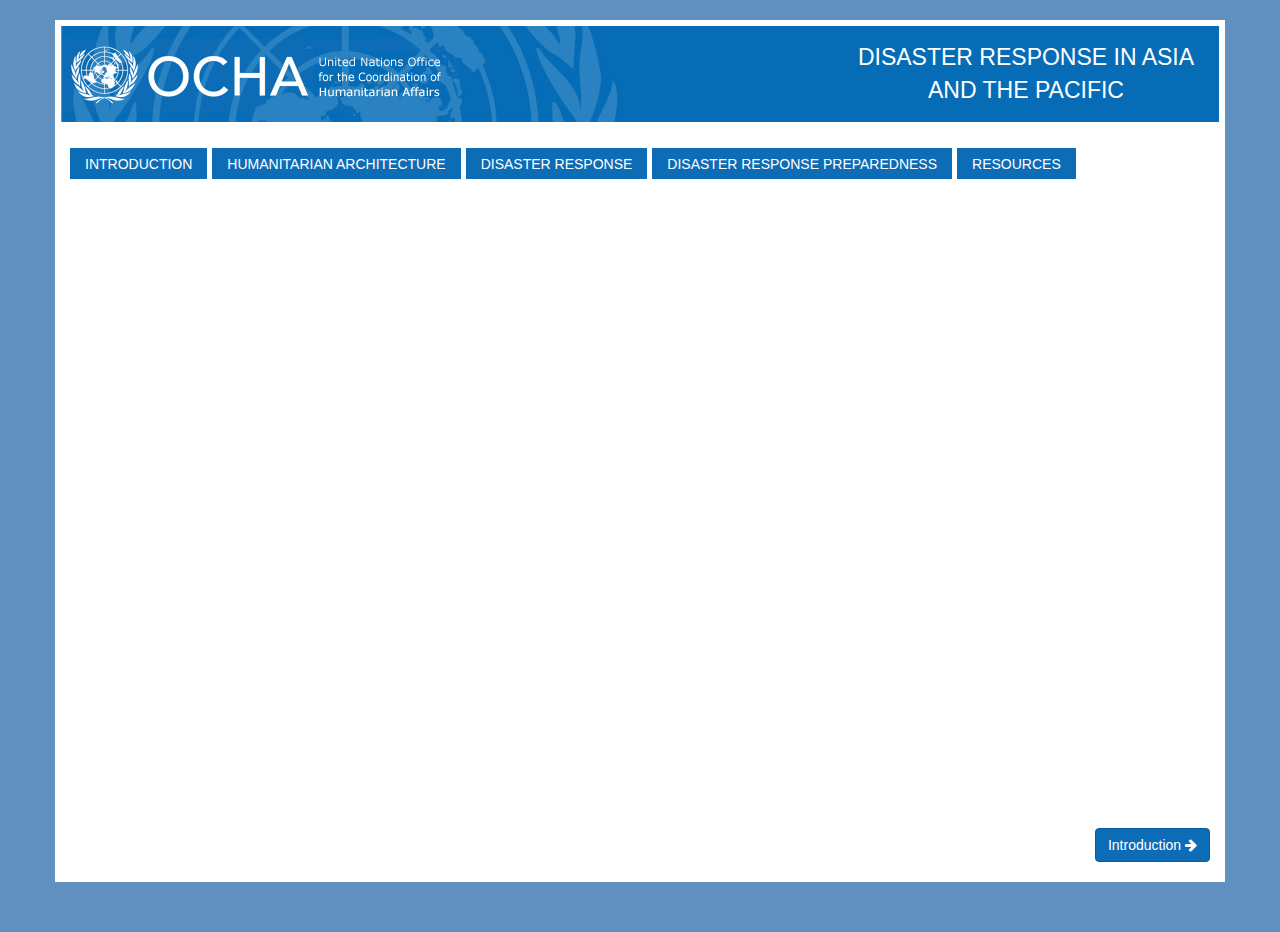
<file: ocha/ocha_disaster_response.html>
<!DOCTYPE html>
<html>
<head>
<title>UN OCHA | Disaster Response in Asia and the Pacific -
	Introduction</title>
<link rel="stylesheet" type="text/css" href="bootstrap.css">
<link rel="stylesheet" href="font-awesome/css/font-awesome.min.css">
<link rel="stylesheet" type="text/css" href="ocha_disaster_response.css">
</head>

<body>
<a href="#top" class="back-to-top" title="back to top"><i class="icon-arrow-up icon-2x"></i></a>
	<div class="main">
		<!-- Fixed navbar -->
		<div class="navbar navbar-default">
			<div class="container no-pad">
				<a href="ocha_disaster_response.html">
					<div class="row logo">
						<div class="col-md-8">
							<img src="images/logo.png" class="img-responsive"></img>
						</div>
						<div class="col-md-4">
							<div class="logo-title">DISASTER RESPONSE IN ASIA AND THE
								PACIFIC</div>
						</div>
					</div>
				</a>
			</div>
			<div class="container">
				<div class="navbar-header">
					<button data-target=".navbar-collapse" data-toggle="collapse"
						class="navbar-toggle" type="button">
						<span class="icon-bar"></span> <span class="icon-bar"></span> <span
							class="icon-bar"></span>
					</button>
				</div>
				<div class="collapse navbar-collapse">
					<ul class="nav navbar-nav">
						<li><a
							href="ocha_disaster_response_introduction.html">Introduction</a></li>
						<li><a
							href="ocha_international_humanitarian_architecture.html">Humanitarian
								Architecture</a></li>
						<li><a
							href="ocha_tools_and_services_for_disaster_response.html">Disaster
								Response</a></li>
						<li><a
							href="ocha_tools_and_services_for_disaster_response_preparedness.html">Disaster
								Response Preparedness</a>
						<li><a href="ocha_resources.html">Resources</a></li>
					</ul>
				</div>
				<!--/.nav-collapse -->
			</div>
		</div>

		<!-- Begin page content -->
		<div class="container">
			<div class="grey-box">
				<div class="row">
				    <div class="col-md-12">
				        <div class="aspect-ratio">
				           <!-- <video id="sampleMovie" src="resources/OCHA_Disaster_Guide.mp4" controls preload></video>  -->
				           <iframe src="http://player.vimeo.com/video/78211689?title=0&amp;byline=0&amp;portrait=0" width="100%" frameborder="0" webkitAllowFullScreen mozallowfullscreen allowFullScreen></iframe>
				        </div>
				    </div>
				</div>
				<br/>
				<div class="row">
				    <div class="col-md-12">
				        <!-- <img src="images/cover.png" alt="Disaster Response in Asia and the Pacific" class="img-responsive"></img>
				        <br/>  -->
				        <a type="button" class="btn btn-primary right-float" href="ocha_disaster_response_introduction.html">Introduction <i class="icon-arrow-right"></i></a>
				    </div>
				</div>
			</div>
		</div>
		<script src="http://code.jquery.com/jquery-1.10.1.min.js"></script>
		<script src="bootstrap.js"></script>
		<script src="ocha.js"></script>
	</div>
	<!-- /main -->
</body>

</html>
</file>
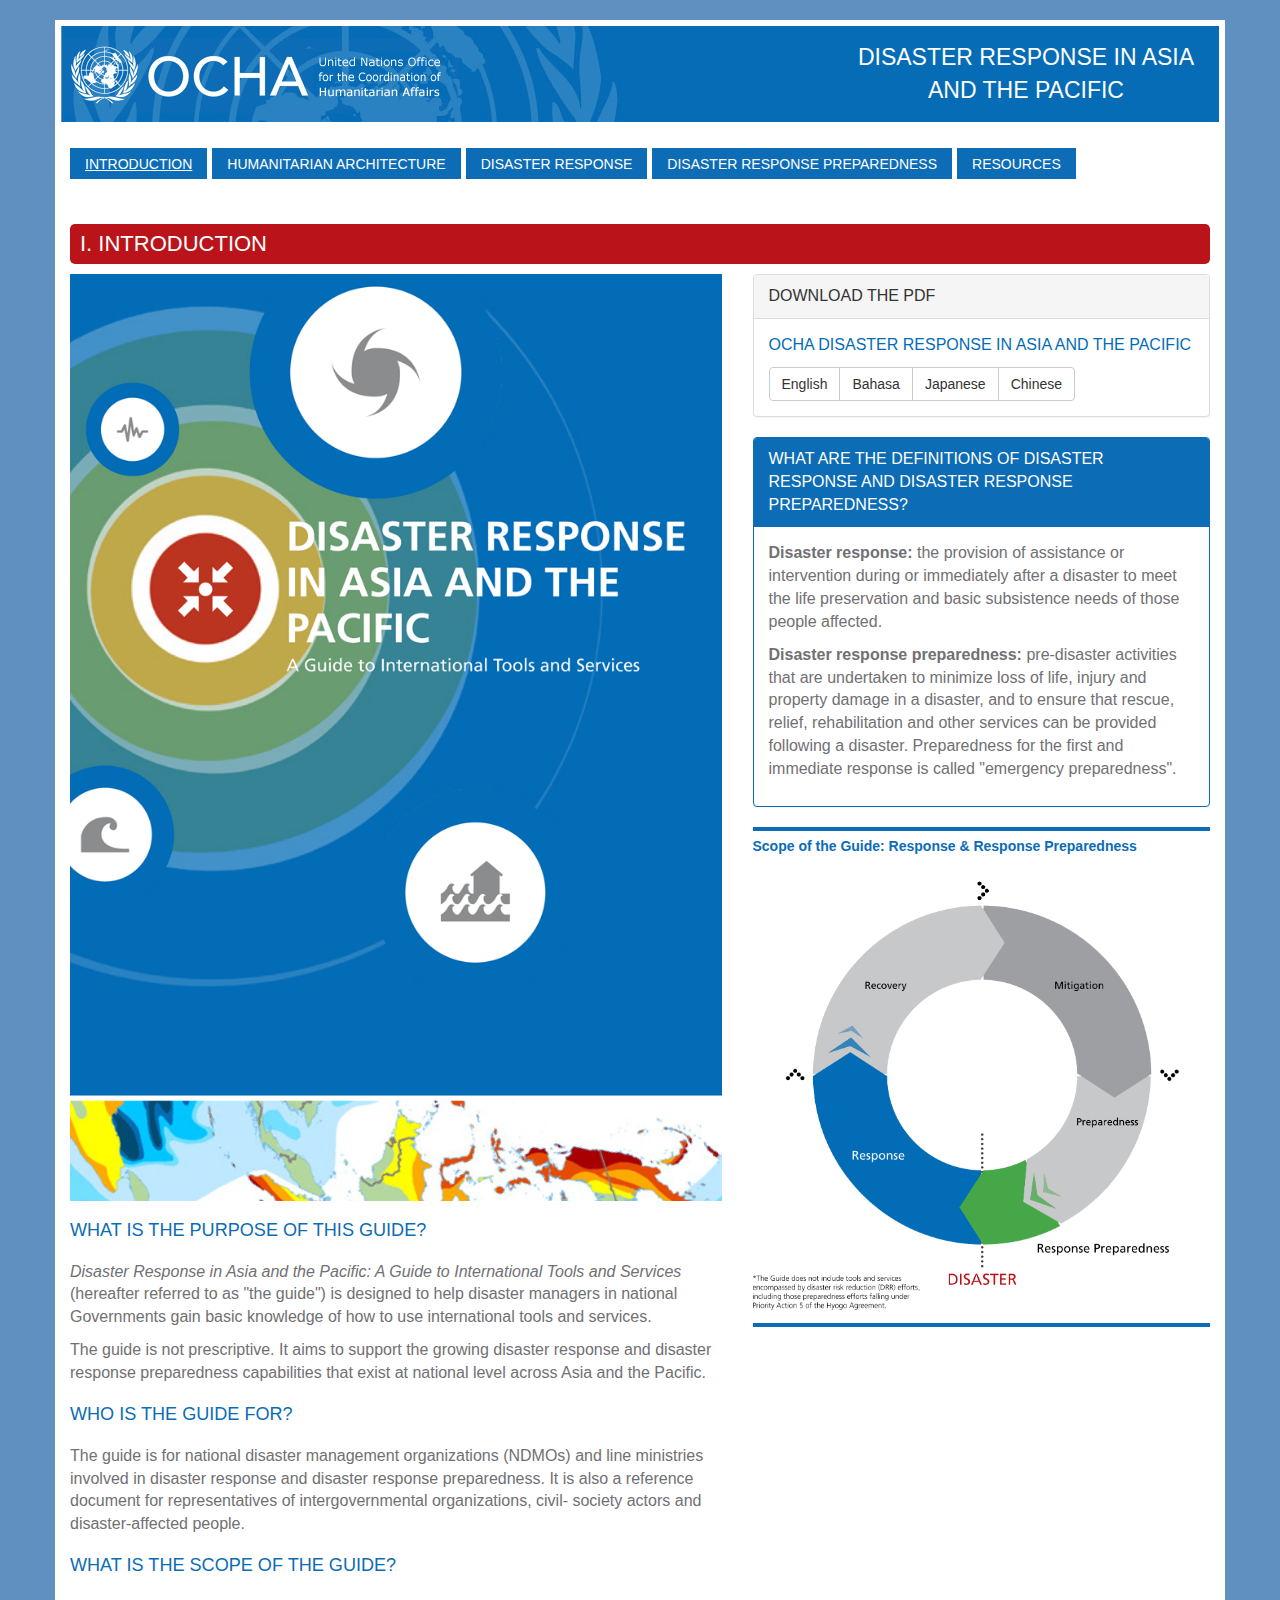
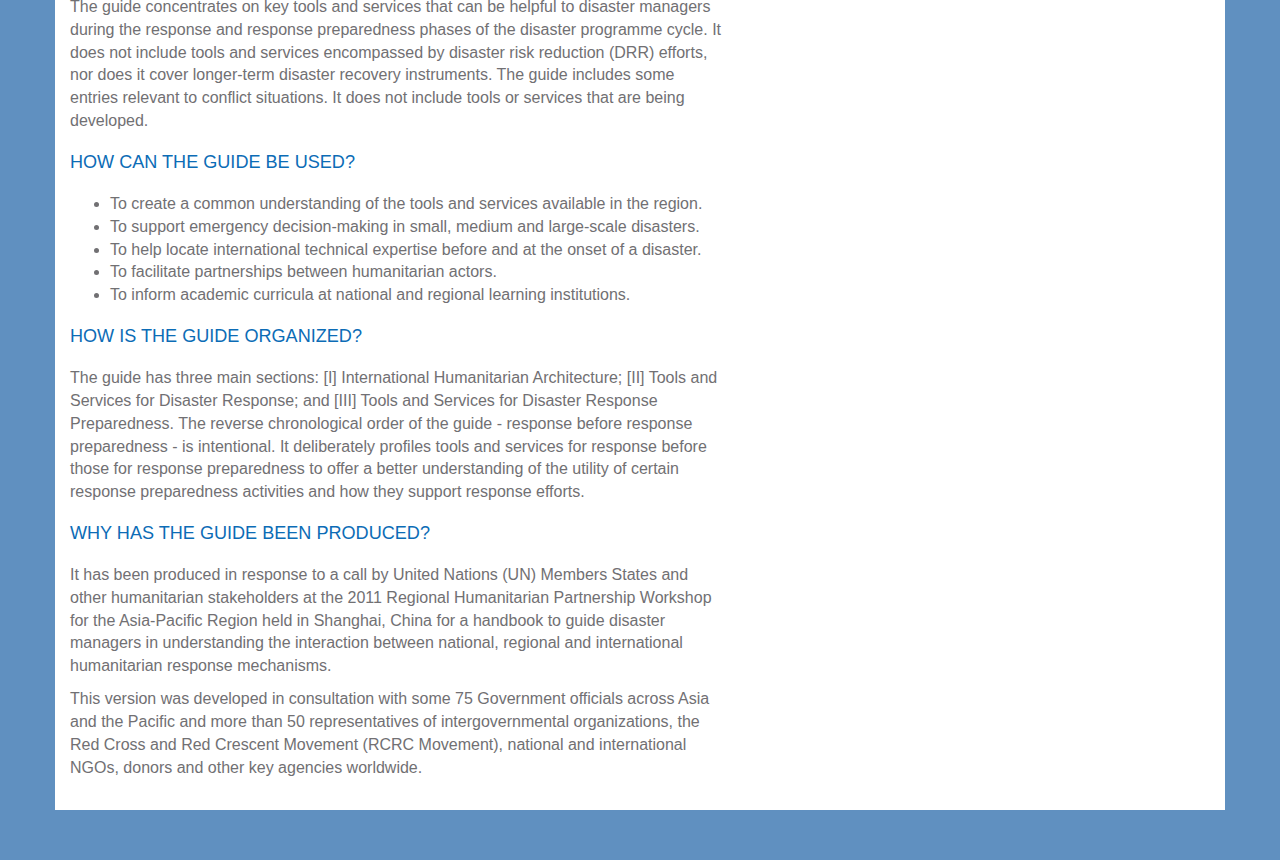
<file: ocha/ocha_disaster_response_introduction.html>
<!DOCTYPE html>
<html>
<head>
<title>UN OCHA | Disaster Response in Asia and the Pacific -
	Introduction</title>
<link rel="stylesheet" type="text/css" href="bootstrap.css">
<link rel="stylesheet" href="font-awesome/css/font-awesome.min.css">
<link rel="stylesheet" type="text/css" href="ocha_disaster_response.css">
</head>

<body>
<a href="#top" class="back-to-top" title="back to top"><i class="icon-arrow-up icon-2x"></i></a>
	<div class="main">
		<!-- Fixed navbar -->
		<div class="navbar navbar-default">
			<div class="container no-pad">
				<a href="ocha_disaster_response.html">
					<div class="row logo">
						<div class="col-md-8">
							<img src="images/logo.png" class="img-responsive"></img>
						</div>
						<div class="col-md-4">
							<div class="logo-title">DISASTER RESPONSE IN ASIA AND THE
								PACIFIC</div>
						</div>
					</div>
				</a>
			</div>
			<div class="container">
				<div class="navbar-header">
					<button data-target=".navbar-collapse" data-toggle="collapse"
						class="navbar-toggle" type="button">
						<span class="icon-bar"></span> <span class="icon-bar"></span> <span
							class="icon-bar"></span>
					</button>
				</div>
				<div class="collapse navbar-collapse">
					<ul class="nav navbar-nav">
						<li class="active"><a
							href="ocha_disaster_response_introduction.html">Introduction</a></li>
						<li><a
							href="ocha_international_humanitarian_architecture.html">Humanitarian
								Architecture</a></li>
						<li><a
							href="ocha_tools_and_services_for_disaster_response.html">Disaster
								Response</a></li>
						<li><a
							href="ocha_tools_and_services_for_disaster_response_preparedness.html">Disaster
								Response Preparedness</a>
						<li><a href="ocha_resources.html">Resources</a></li>
					</ul>
				</div>
				<!--/.nav-collapse -->
			</div>
		</div>

		<!-- Begin page content -->
		<div class="container">
			<div class="grey-box">
				<div class="row">
					<div class="col-md-12">
						<h1>I. Introduction</h1>
					</div>
				</div>
				<div class="row">
					<div class="col-md-7">
					    <img src="images/cover.png" alt="Disaster Response in Asia and the Pacific" class="img-responsive"></img>
						<h3 class="intro">What is the purpose of this guide?</h3>
						<p>
							<i>Disaster Response in Asia and the Pacific: A Guide to
								International Tools and Services</i> (hereafter referred to as "the
							guide") is designed to help disaster managers in national
							Governments gain basic knowledge of how to use international
							tools and services.
						</p>
						<p>The guide is not prescriptive. It aims to support the
							growing disaster response and disaster response preparedness
							capabilities that exist at national level across Asia and the
							Pacific.</p>
						<h3 class="intro">Who is the guide for?</h3>
						<p>The guide is for national disaster management organizations
							(NDMOs) and line ministries involved in disaster response and
							disaster response preparedness. It is also a reference document
							for representatives of intergovernmental organizations, civil-
							society actors and disaster-affected people.</p>
						<h3 class="intro">What is the scope of the guide?</h3>
						<p>The guide concentrates on key tools and services that can
							be helpful to disaster managers during the response and response
							preparedness phases of the disaster programme cycle. It does not
							include tools and services encompassed by disaster risk reduction
							(DRR) efforts, nor does it cover longer-term disaster recovery
							instruments. The guide includes some entries relevant to conflict
							situations. It does not include tools or services that are being
							developed.</p>
						<h3 class="intro">How can the guide be used?</h3>
						<ul>
							<li>To create a common understanding of the tools and
								services available in the region.</li>
							<li>To support emergency decision-making in small, medium
								and large-scale disasters.</li>
							<li>To help locate international technical expertise before
								and at the onset of a disaster.</li>
							<li>To facilitate partnerships between humanitarian actors.</li>
							<li>To inform academic curricula at national and regional
								learning institutions.</li>
						</ul>
						<h3 class="intro">How is the guide organized?</h3>

						<p>The guide has three main sections: [I] International
							Humanitarian Architecture; [II] Tools and Services for Disaster
							Response; and [III] Tools and Services for Disaster Response
							Preparedness. The reverse chronological order of the guide -
							response before response preparedness - is intentional. It
							deliberately profiles tools and services for response before
							those for response preparedness to offer a better understanding
							of the utility of certain response preparedness activities and
							how they support response efforts.</p>
						<h3 class="intro">Why has the guide been produced?</h3>
						<p>It has been produced in response to a call by United
							Nations (UN) Members States and other humanitarian stakeholders
							at the 2011 Regional Humanitarian Partnership Workshop for the
							Asia-Pacific Region held in Shanghai, China for a handbook to
							guide disaster managers in understanding the interaction between
							national, regional and international humanitarian response
							mechanisms.</p>
						<p>This version was developed in consultation with some 75
							Government officials across Asia and the Pacific and more than 50
							representatives of intergovernmental organizations, the Red Cross
							and Red Crescent Movement (RCRC Movement), national and
							international NGOs, donors and other key agencies worldwide.</p>
						
					</div>
					<!-- /col-md-8 -->
					<div class="col-md-5">
					    <div class="panel panel-default">
                            <div class="panel-heading">Download the pdf</div>
                            <div class="panel-body">
                                <p><span class="org">OCHA DISASTER RESPONSE IN ASIA AND THE PACIFIC</span></p>
								<div class="btn-group">
									<a type="button" class="btn btn-default" href="resources/Asia_Disaster_Guide.pdf" target="_blank">English</a>
									<a type="button" class="btn btn-default" href="resources/Asia_Disaster_Guide.pdf" target="_blank">Bahasa</a>
									<a type="button" class="btn btn-default" href="resources/Asia_Disaster_Guide.pdf" target="_blank">Japanese</a>
									<a type="button" class="btn btn-default" href="resources/Asia_Disaster_Guide.pdf" target="_blank">Chinese</a>
								</div>
							</div>
                        </div>
						<div class="panel panel-primary">
							<div class="panel-heading">
								What are the definitions of disaster
								response and disaster response preparedness?
							</div>
							<div class="panel-body">
								<p>
									<strong>Disaster response:</strong> the provision of assistance
									or intervention during or immediately after a disaster to meet
									the life preservation and basic subsistence needs of those
									people affected.
								</p>
								<p>
									<strong>Disaster response preparedness:</strong> pre-disaster
									activities that are undertaken to minimize loss of life, injury
									and property damage in a disaster, and to ensure that rescue,
									relief, rehabilitation and other services can be provided
									following a disaster. Preparedness for the first and immediate
									response is called "emergency preparedness".
								</p>
							</div>
						</div>
						<div class="figure">
							<div class="figure-label">Scope of the Guide: Response &
								Response Preparedness</div>
							<img src="images/figure1.png" class="img-responsive"></img>
						</div>
					</div>
				</div>
				<!-- /row -->
				<!-- 
				<br/>
				<div class="row">
					<div class="col-md-8">
						<div class="figure">
							<div class="figure-label">Scope of the Guide: Response &
								Response Preparedness</div>
							<img src="images/figure1.png" class="img-responsive"></img>
						</div>
					</div>
				</div>
				 -->
			</div>
		</div>
		<script src="http://code.jquery.com/jquery-1.10.1.min.js"></script>
		<script src="bootstrap.js"></script>
		<script src="ocha.js"></script>
	</div>
	<!-- /main -->
</body>

</html>
</file>
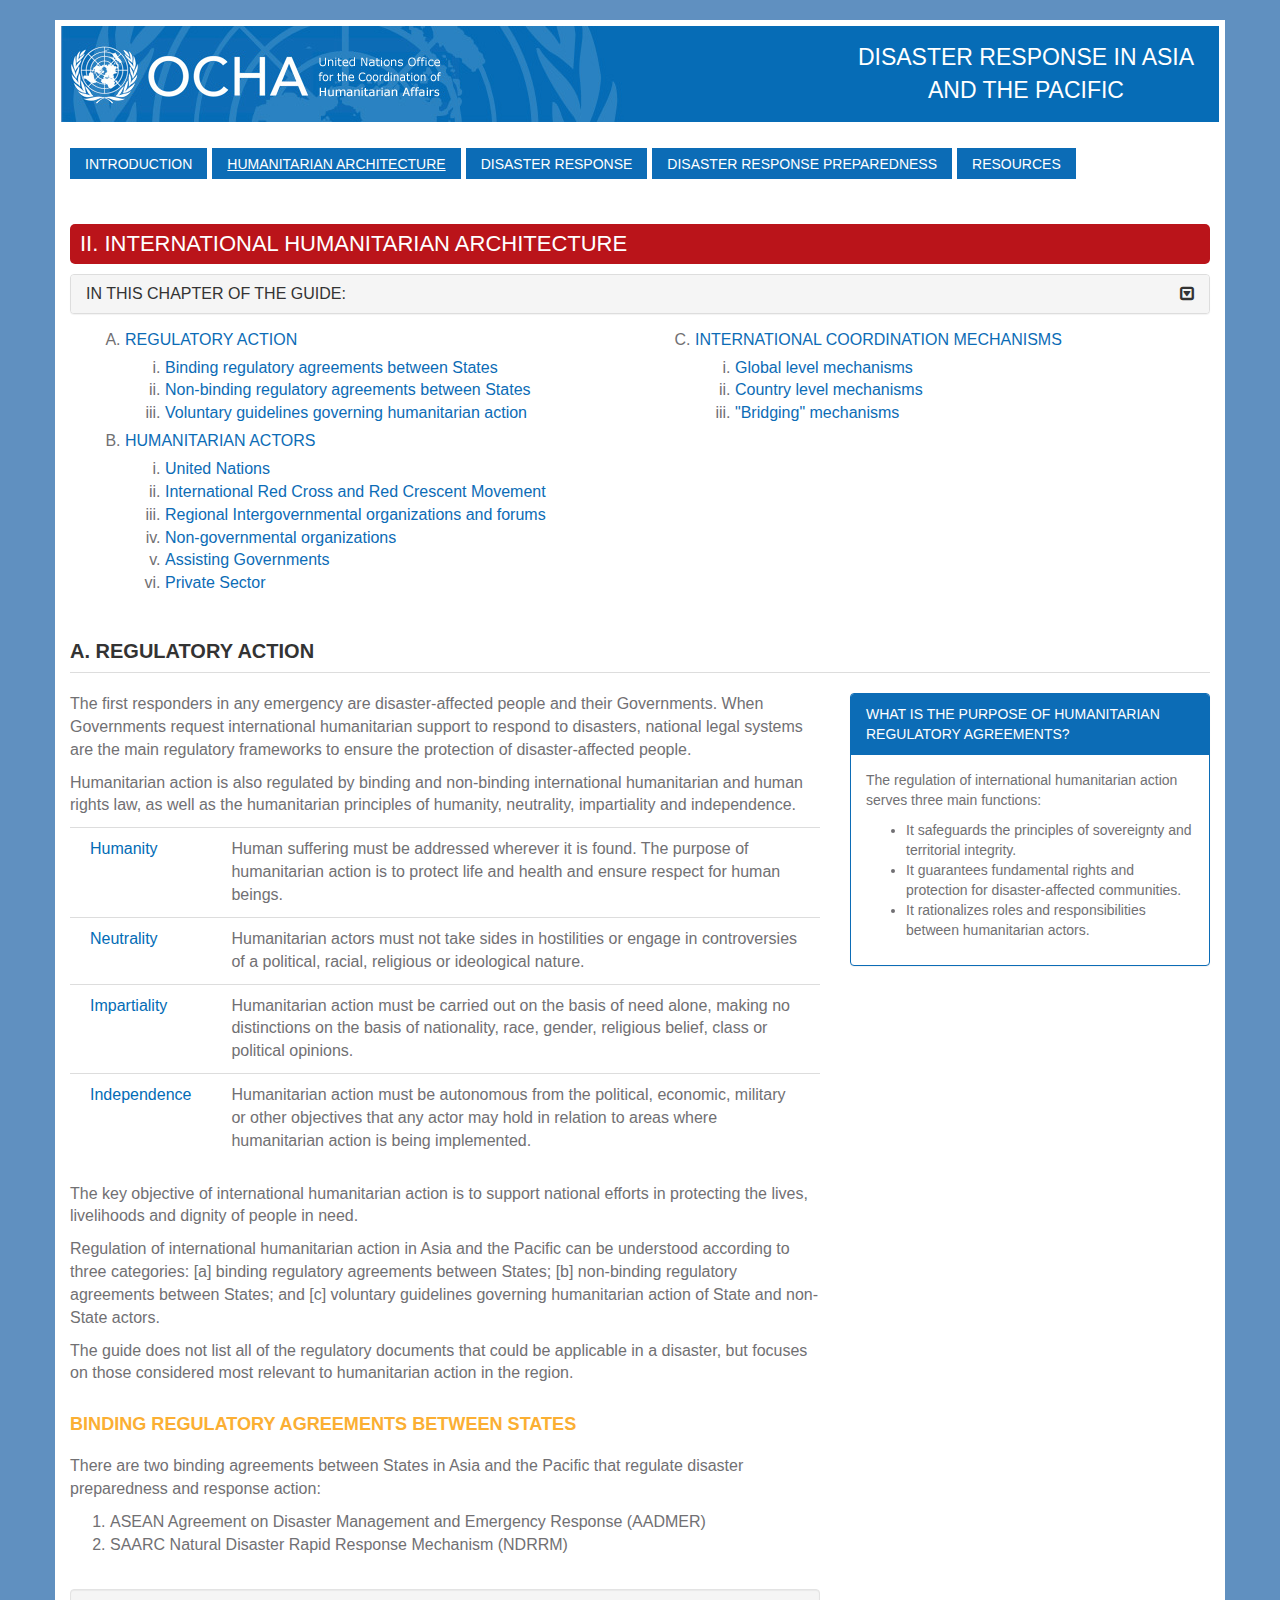
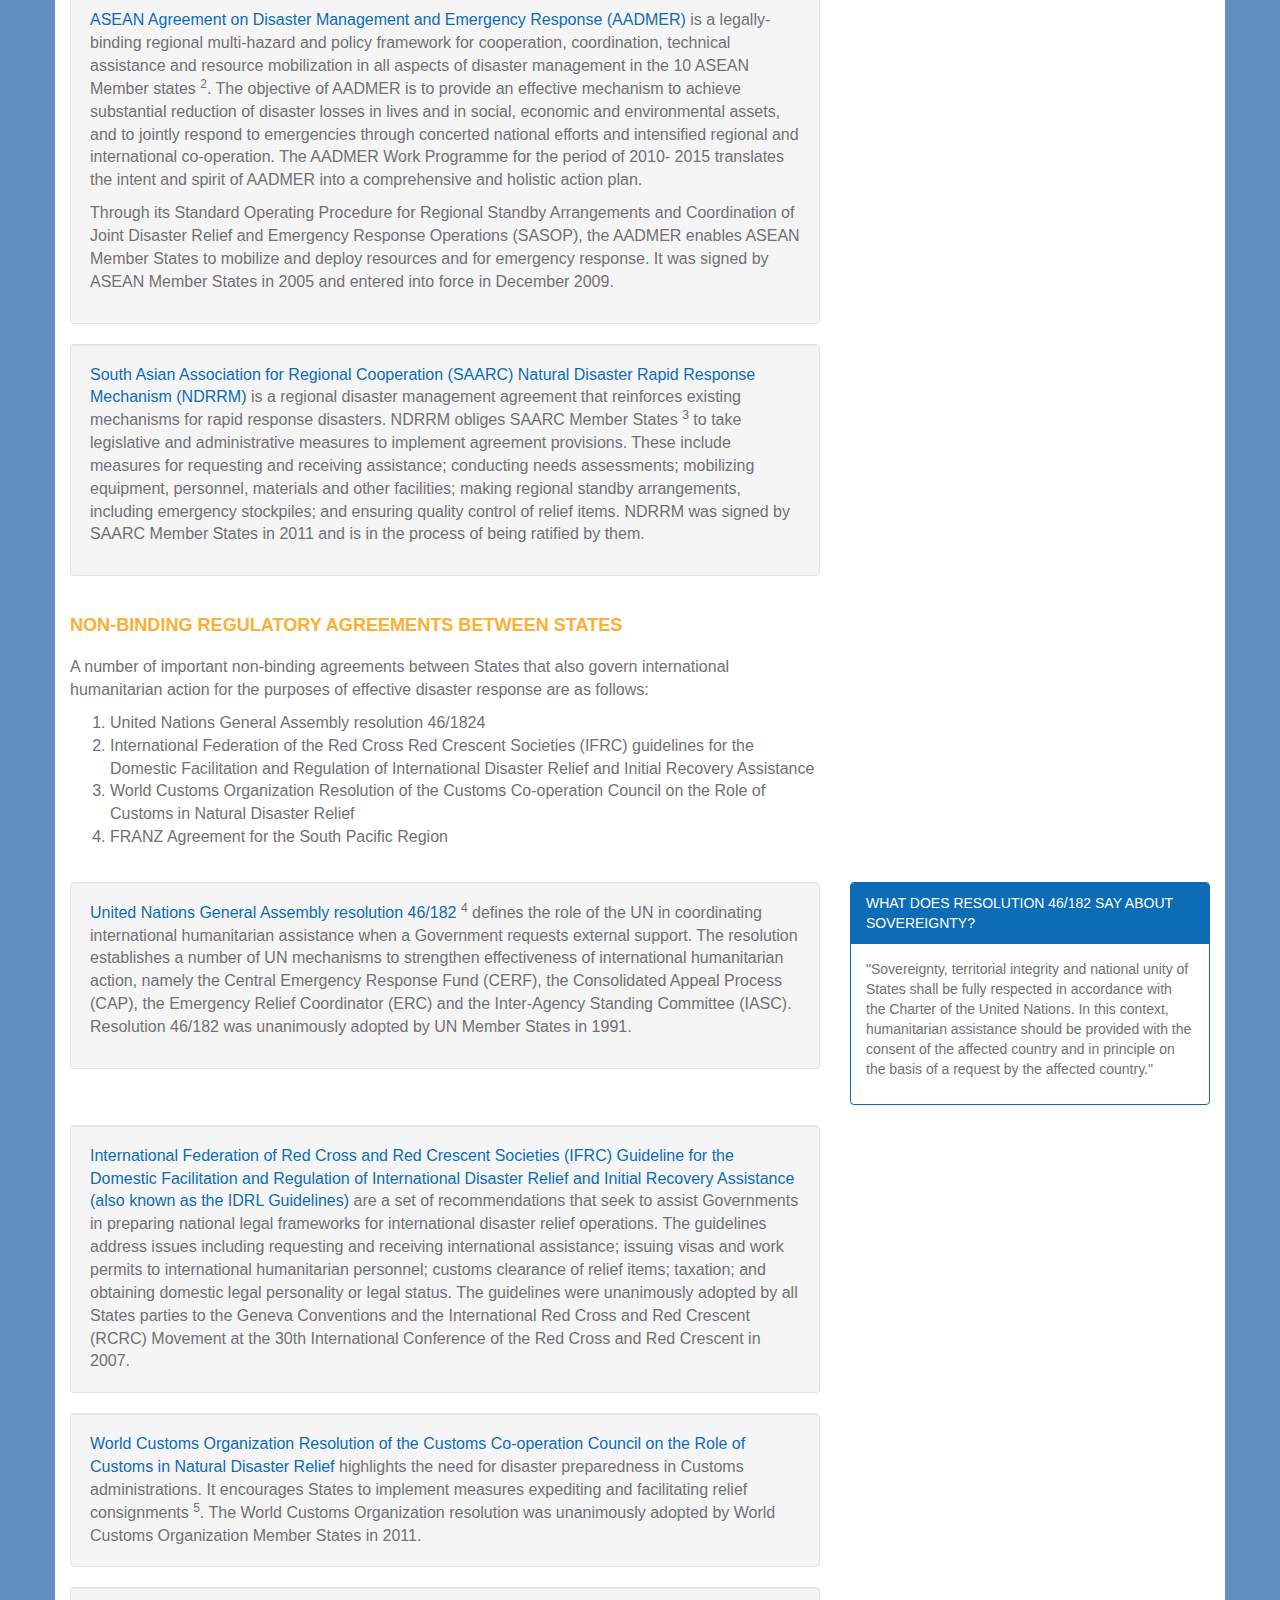
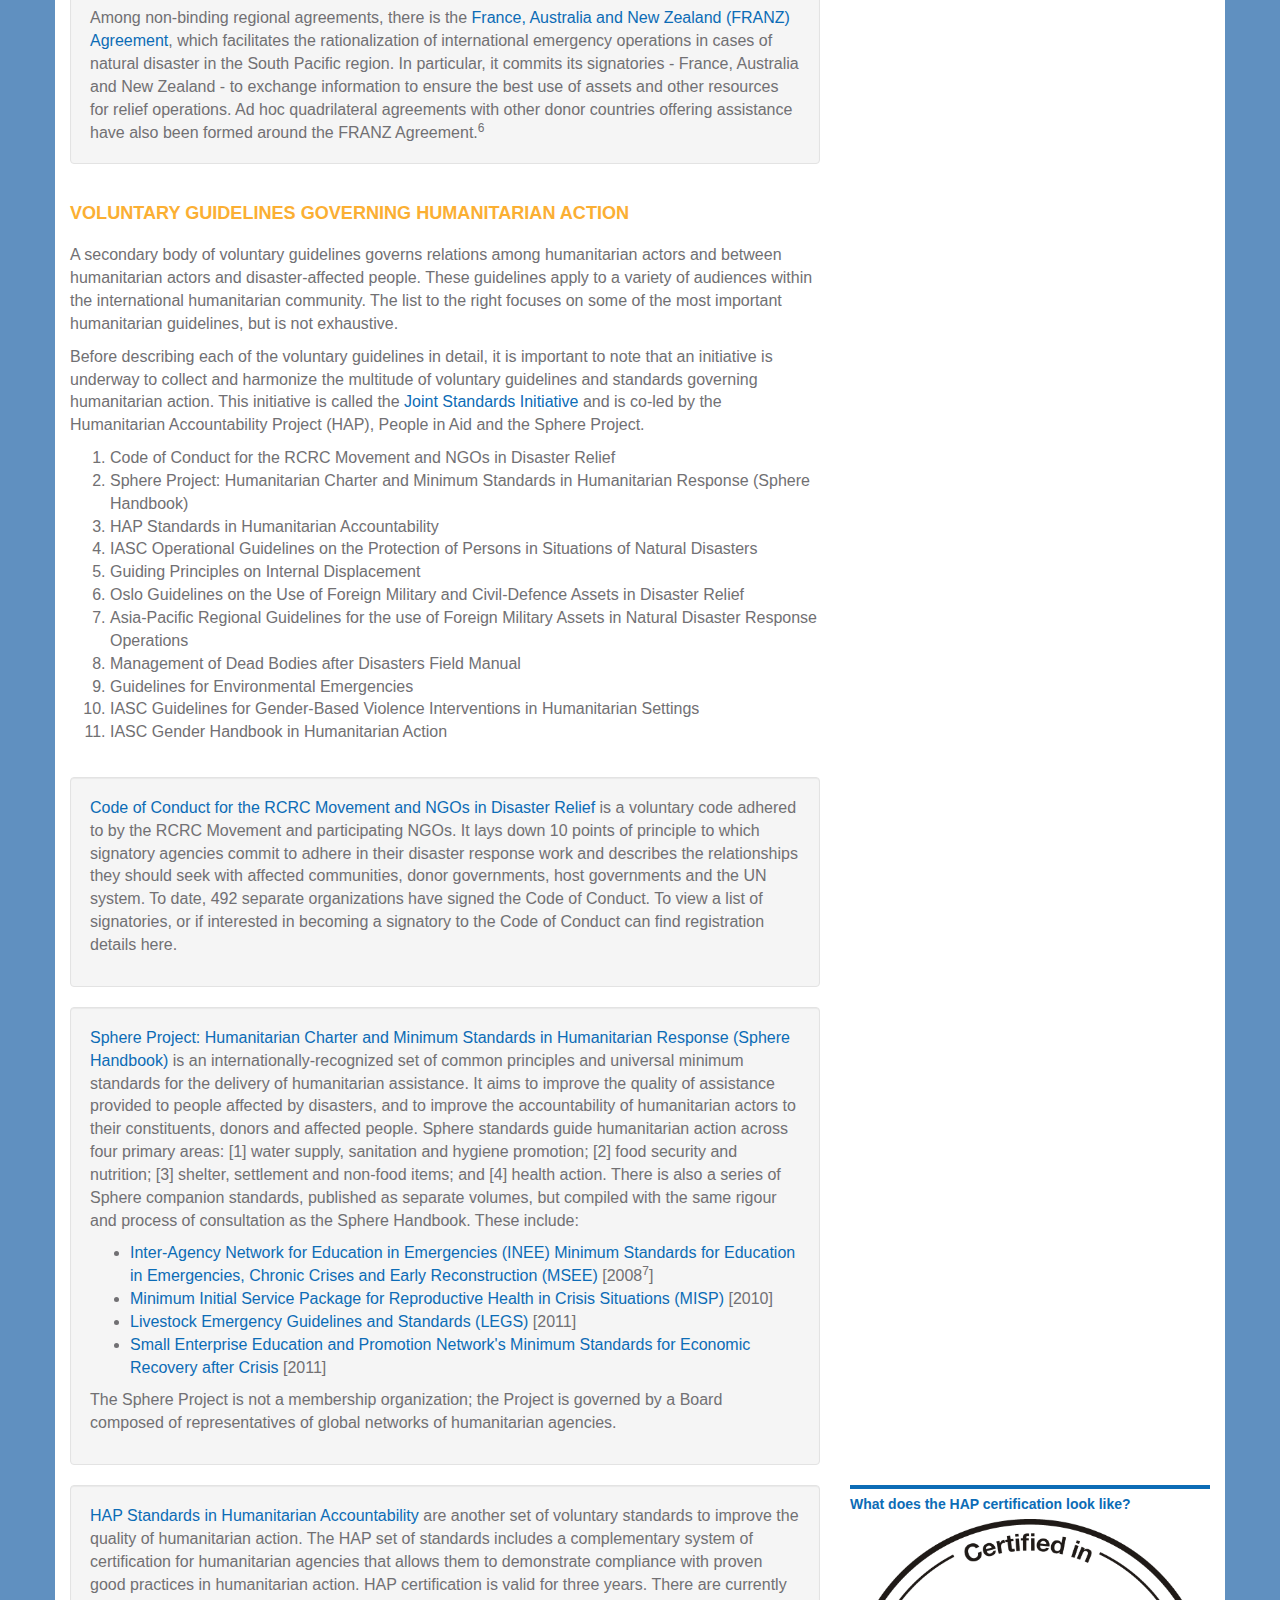
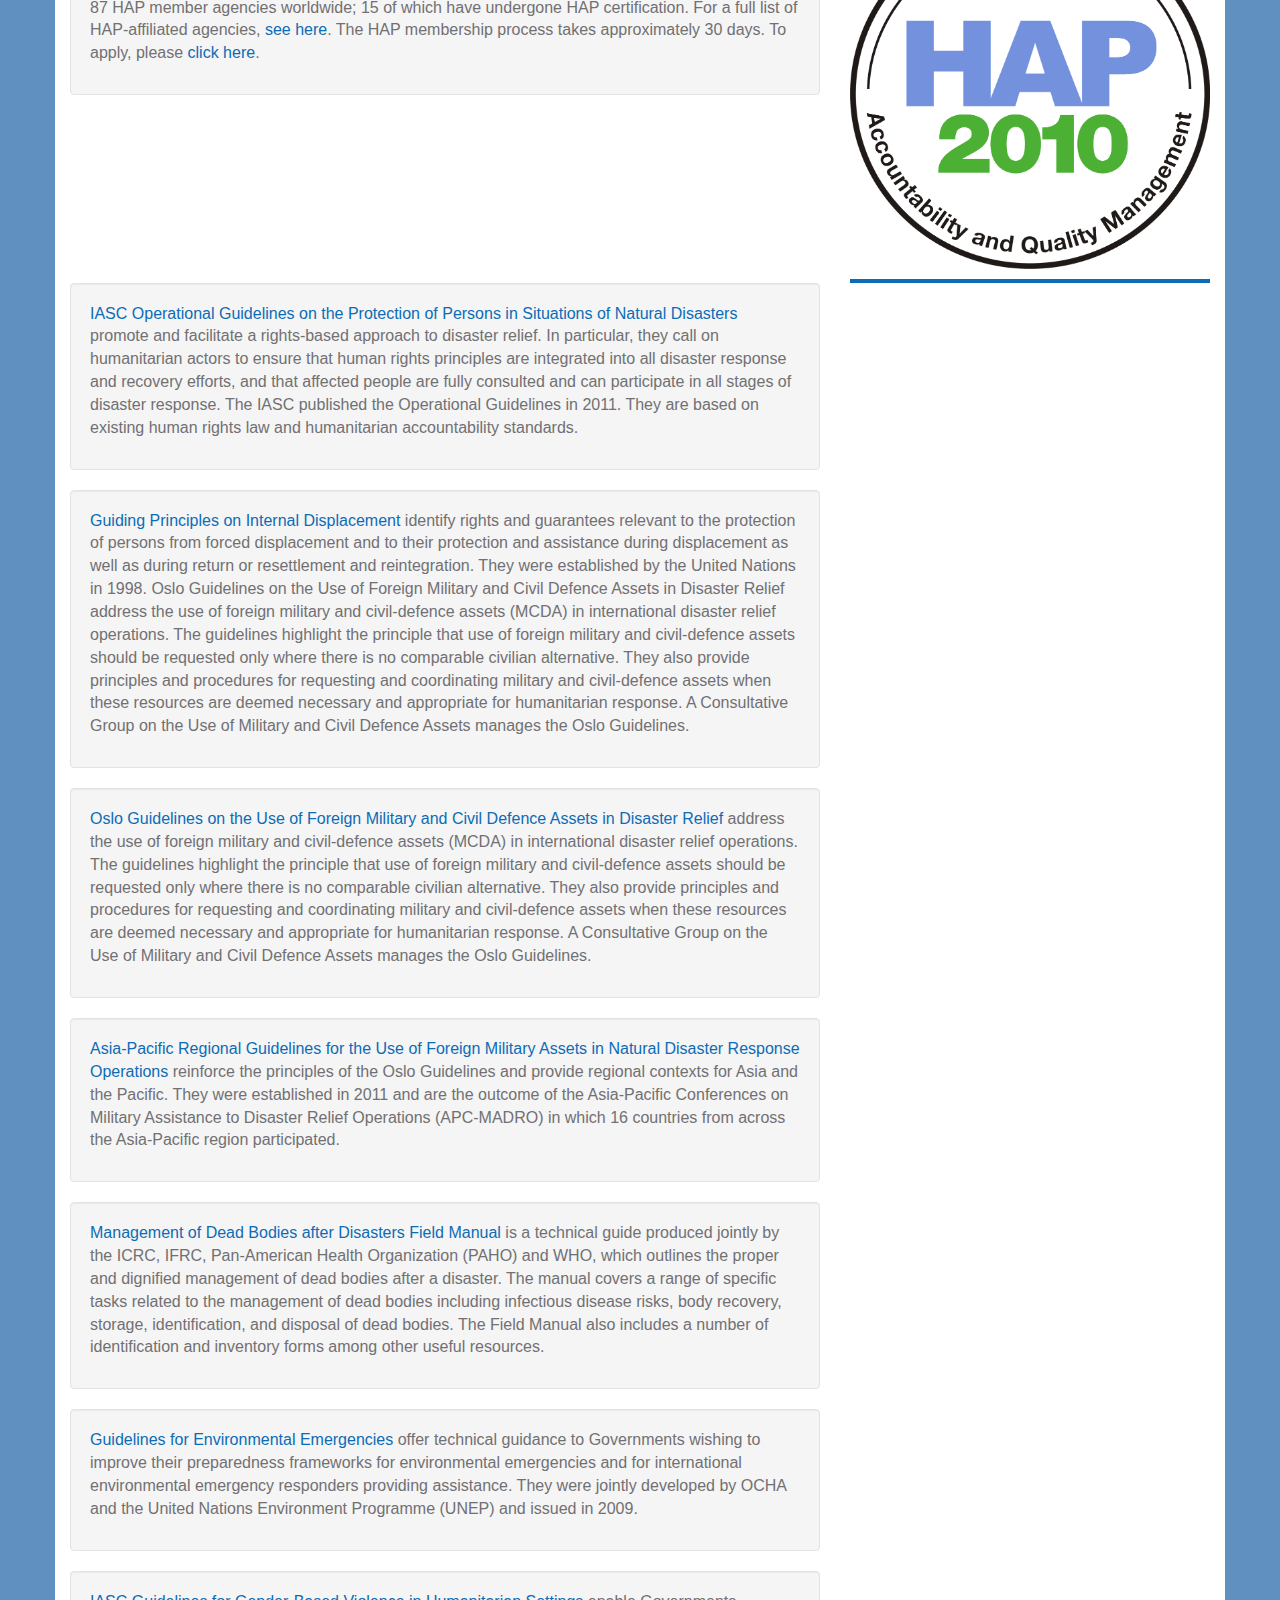
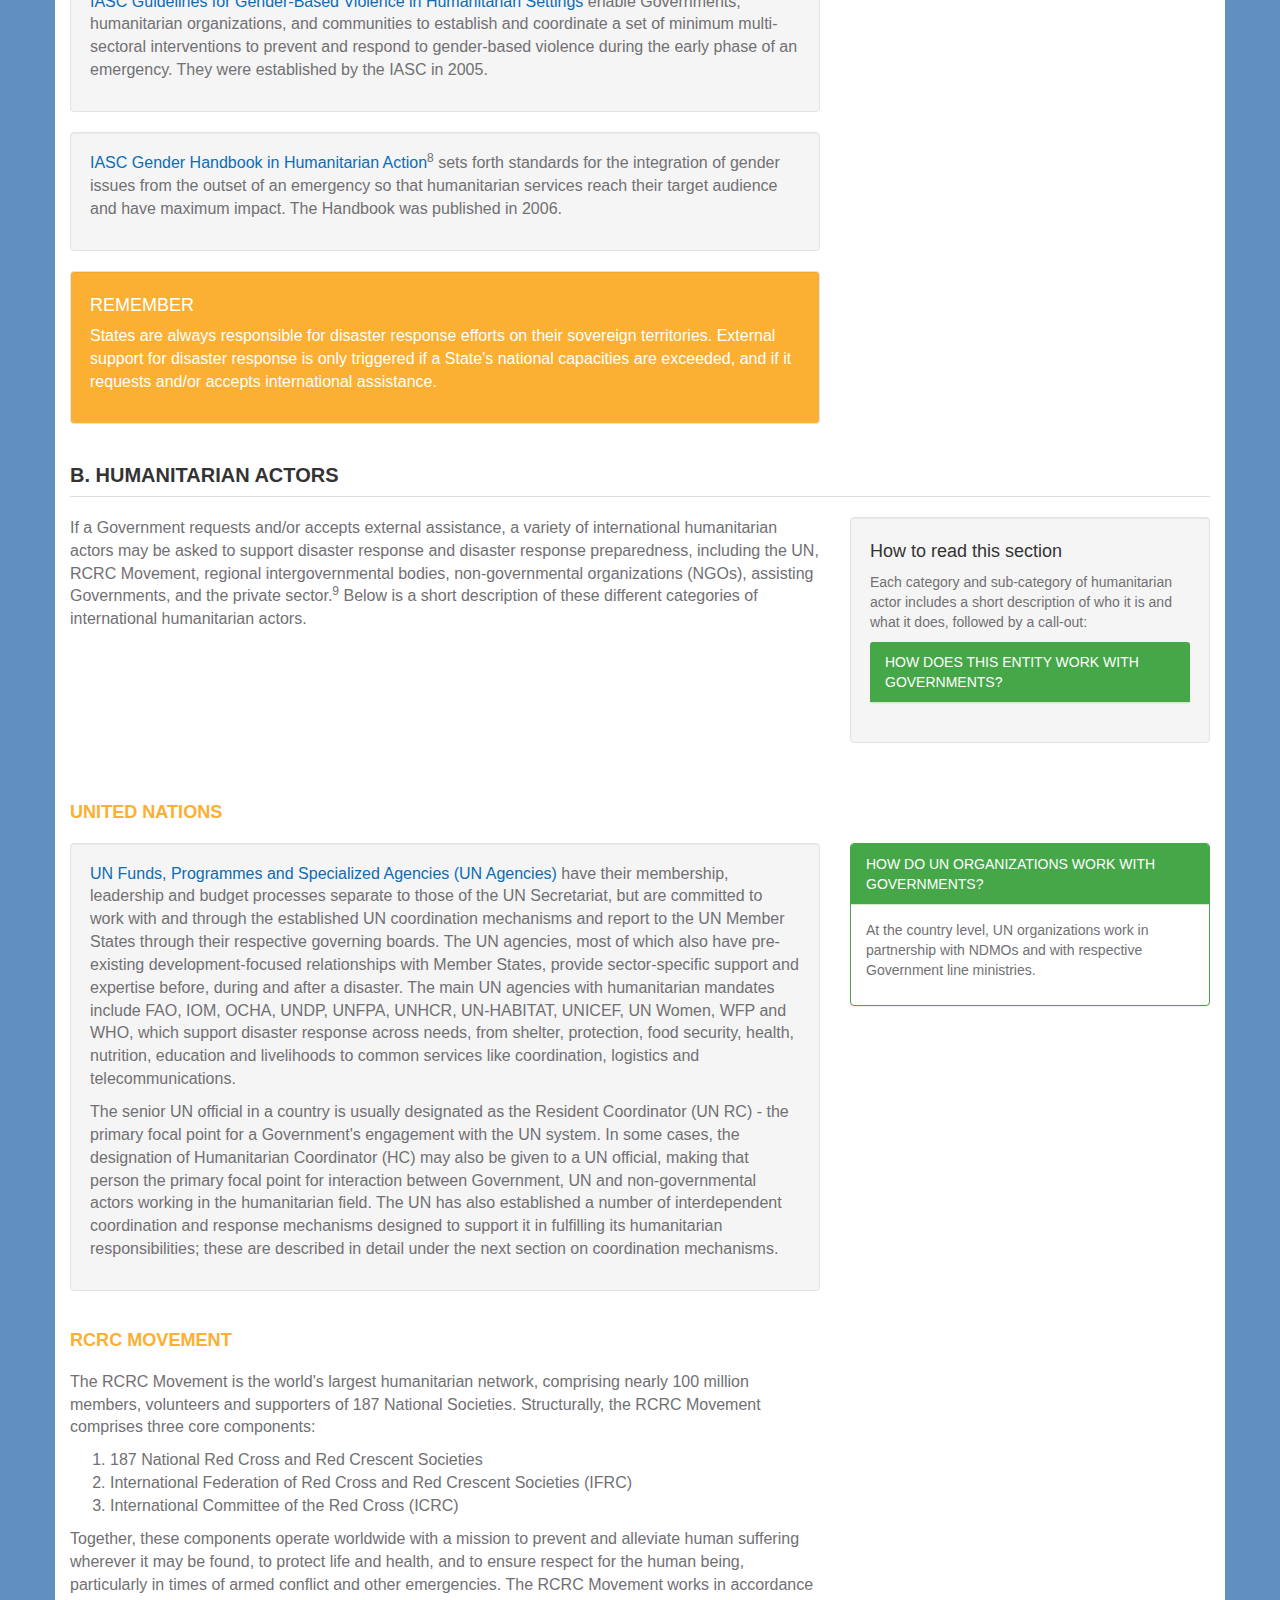
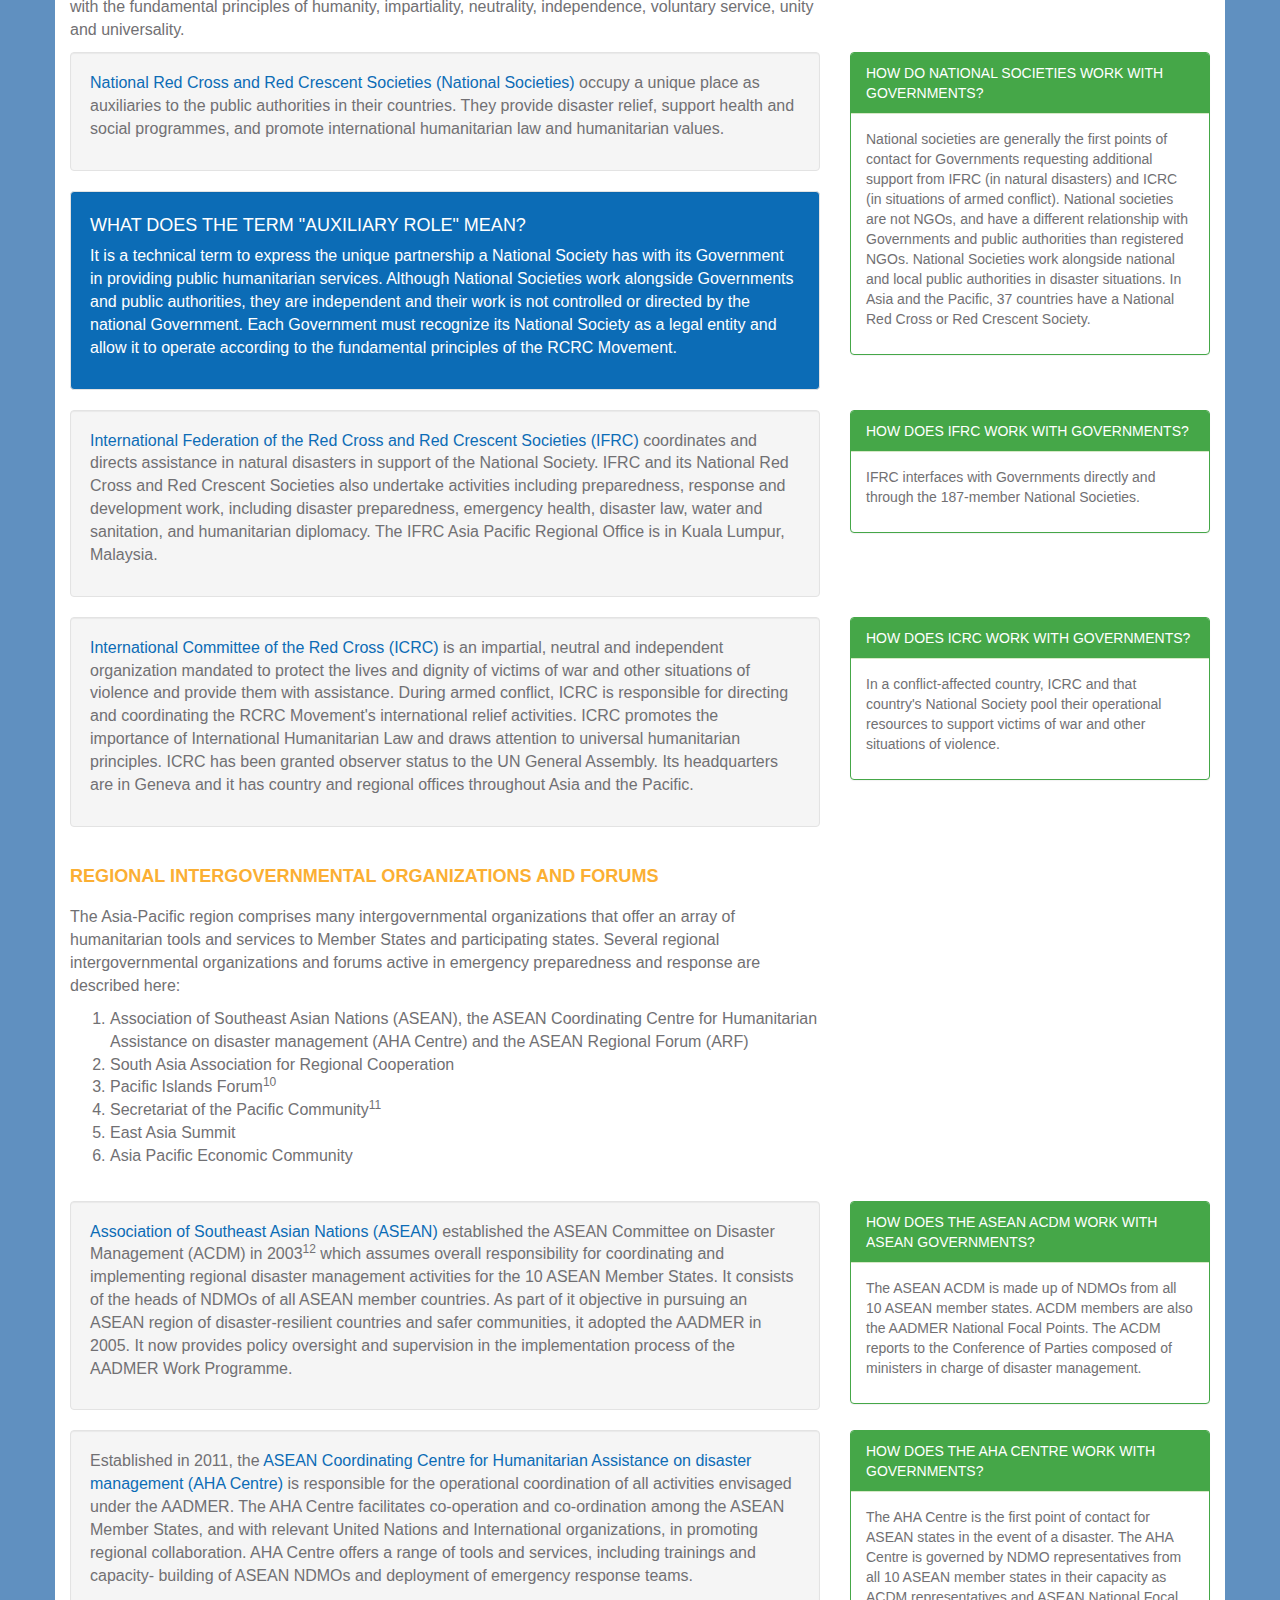
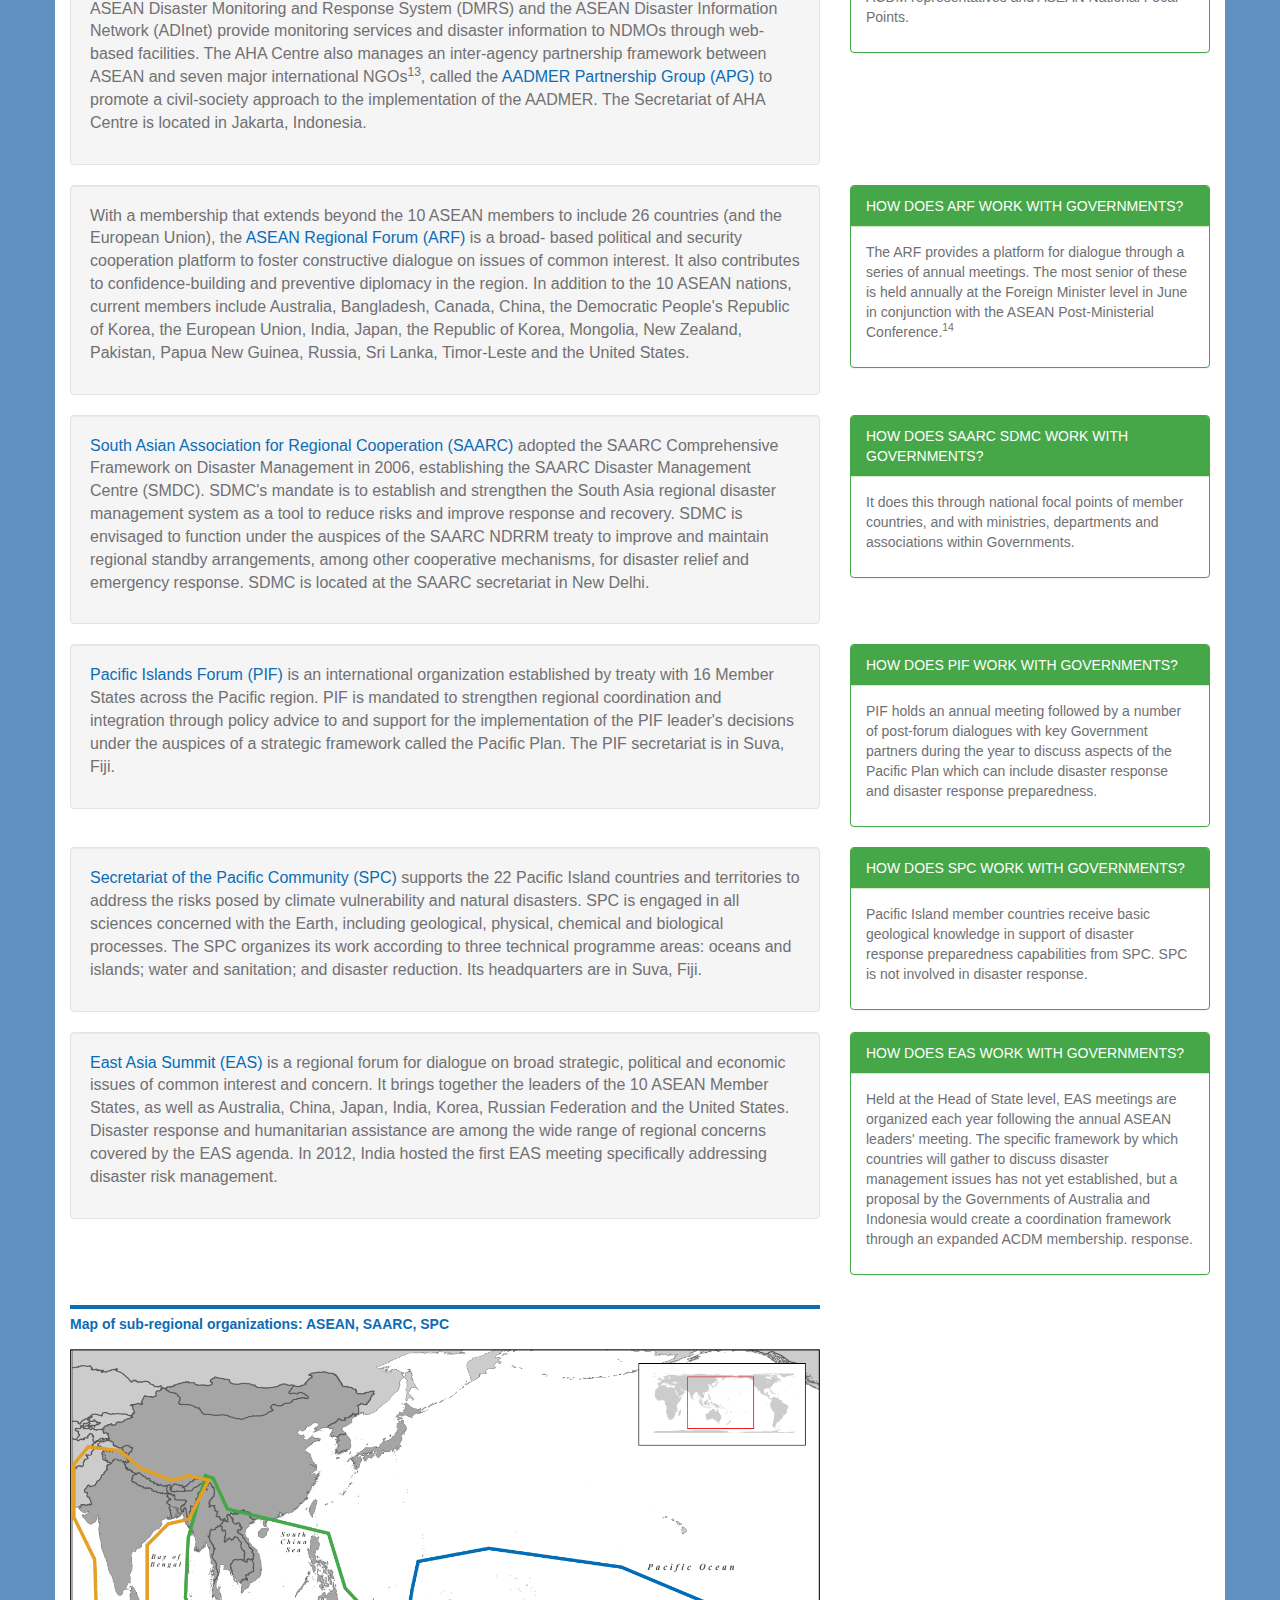
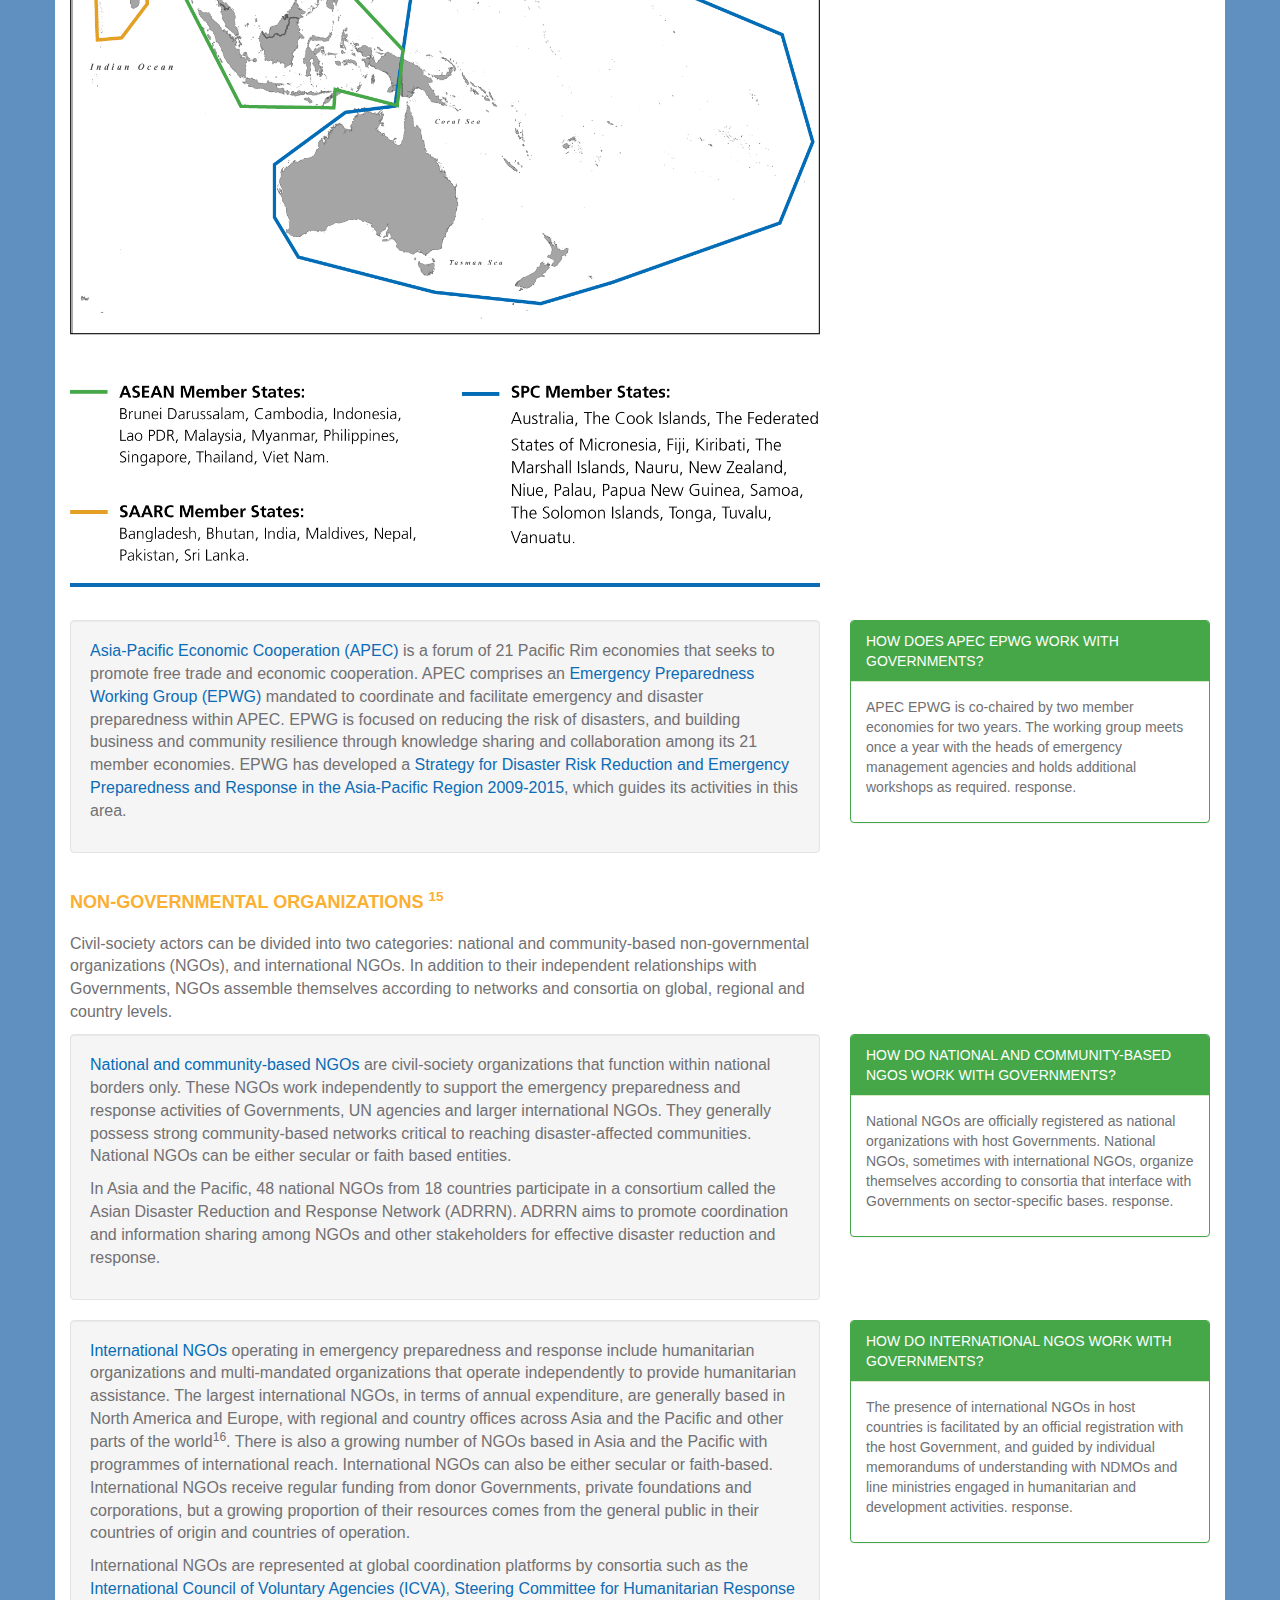
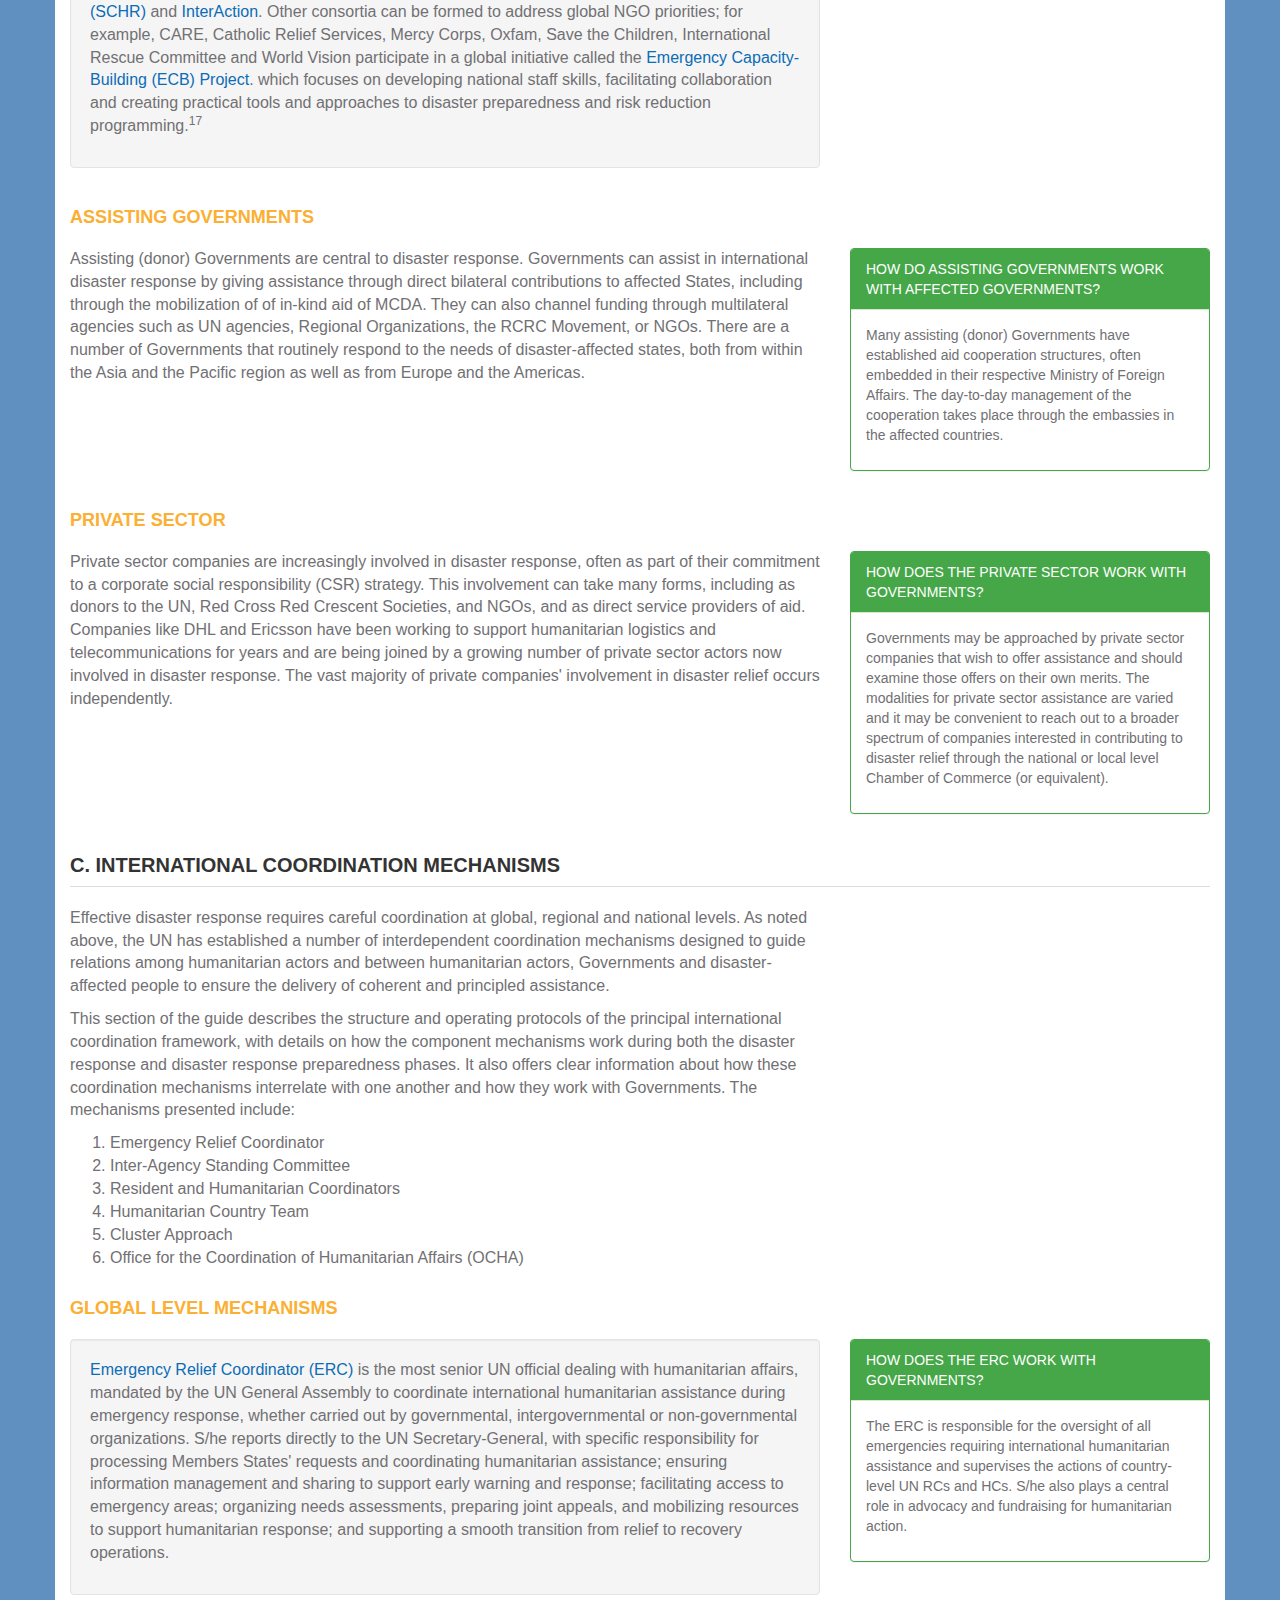
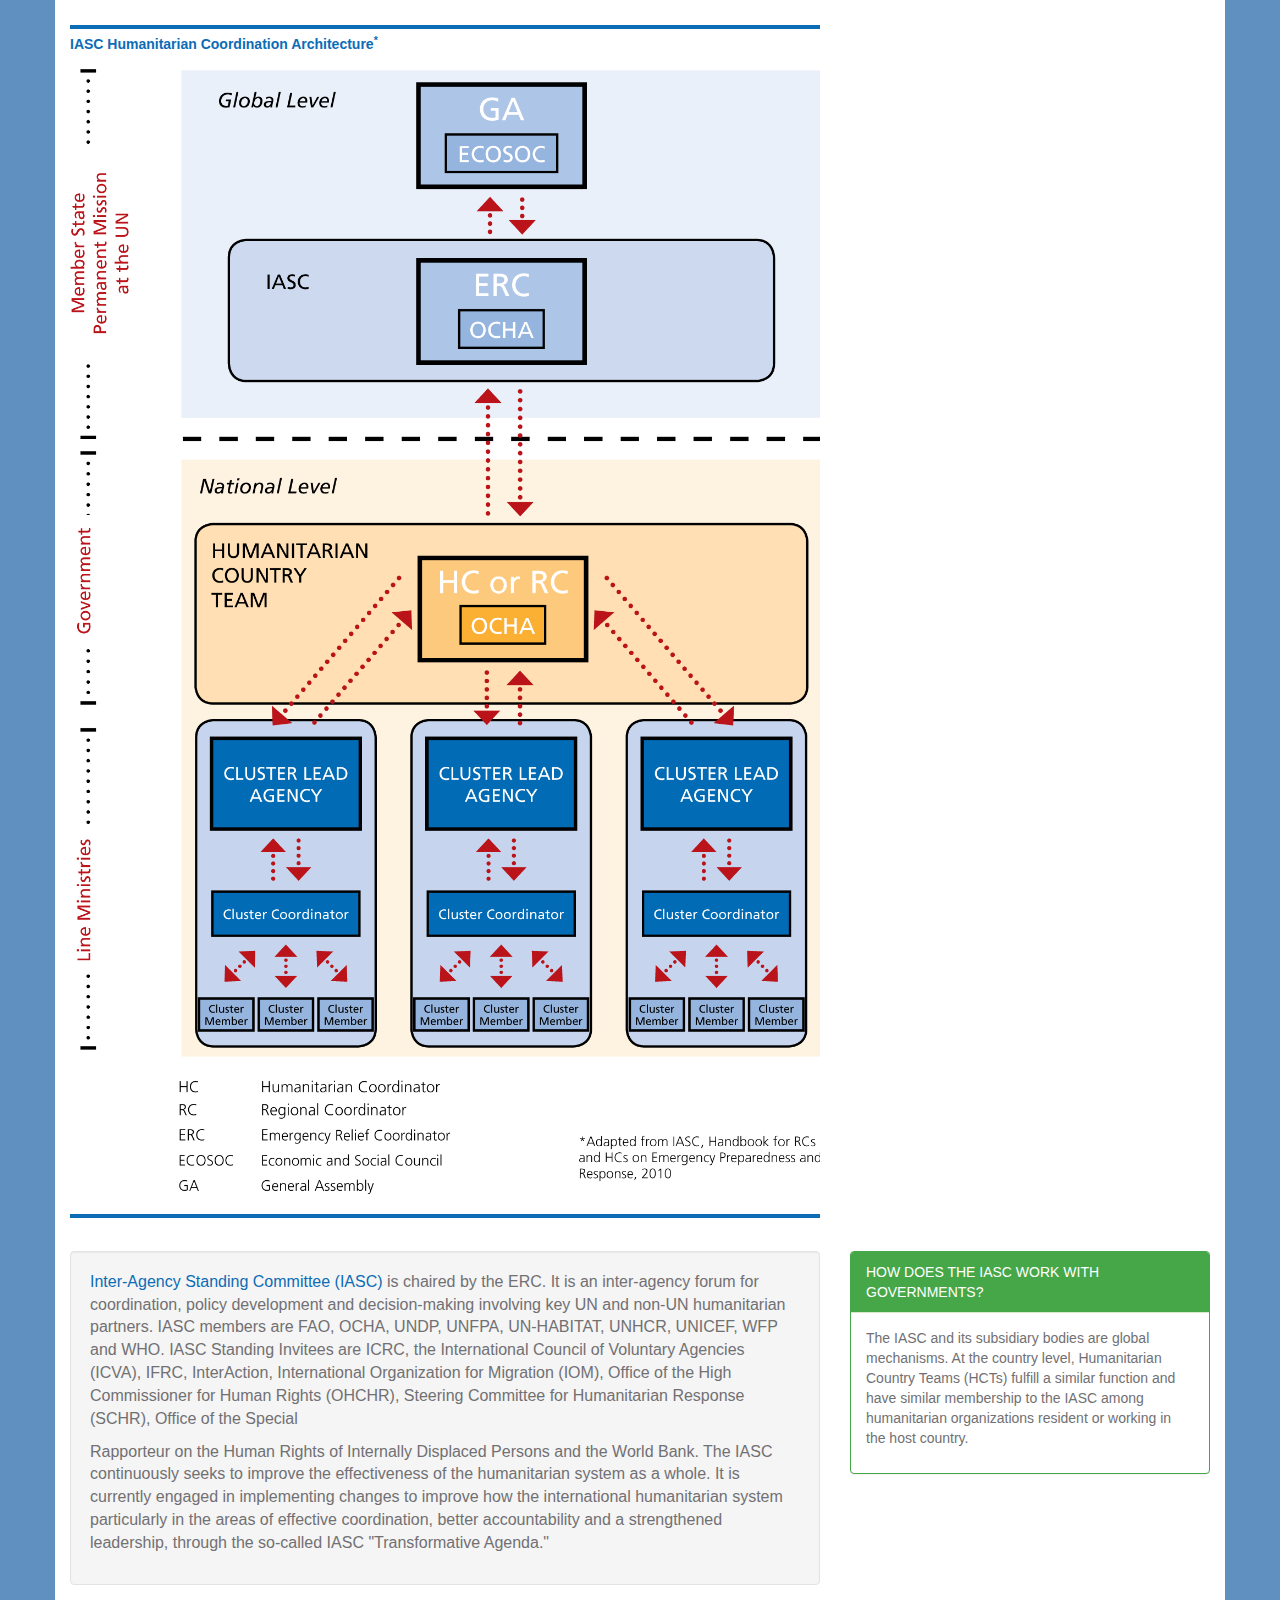
<file: ocha/ocha_international_humanitarian_architecture.html>
<!DOCTYPE html>
<html>
<head>
<title>UN OCHA | Disaster Response in Asia and the Pacific - International Humanitarian Architecture</title>
<link rel="stylesheet" type="text/css" href="bootstrap.css">
<link rel="stylesheet" href="font-awesome/css/font-awesome.min.css">
<link rel="stylesheet" type="text/css" href="ocha_disaster_response.css">
</head>

<body>
<a href="#top" class="back-to-top" title="back to top"><i class="icon-arrow-up icon-2x"></i></a>
	<div class="main">
		<!-- Fixed navbar -->
		<div class="navbar navbar-default">
			<div class="container no-pad">
				<a href="ocha_disaster_response.html">
					<div class="row logo">
						<div class="col-md-8">
							<img src="images/logo.png" class="img-responsive"></img>
						</div>
						<div class="col-md-4">
							<div class="logo-title">DISASTER RESPONSE IN ASIA AND THE
								PACIFIC</div>
						</div>
					</div>
				</a>
			</div>
			<div class="container">
				<div class="navbar-header">
					<button data-target=".navbar-collapse" data-toggle="collapse"
						class="navbar-toggle" type="button">
						<span class="icon-bar"></span> <span class="icon-bar"></span> <span
							class="icon-bar"></span>
					</button>
				</div>
				<div class="collapse navbar-collapse">
					<ul class="nav navbar-nav">
						<li><a href="ocha_disaster_response_introduction.html">Introduction</a></li>
						<li class="active"><a
							href="ocha_international_humanitarian_architecture.html">Humanitarian
								Architecture</a></li>
						<li><a
							href="ocha_tools_and_services_for_disaster_response.html">Disaster
								Response</a></li>
						<li><a
							href="ocha_tools_and_services_for_disaster_response_preparedness.html">Disaster
								Response Preparedness</a></li>
						<li><a href="ocha_resources.html">Resources</a></li>
					</ul>
				</div>
				<!--/.nav-collapse -->
			</div>
		</div>

		<!-- Begin page content -->
		<div class="container">
			<div class="grey-box">
				<div class="row">
					<div class="col-md-12">
						<h1>II. INTERNATIONAL HUMANITARIAN ARCHITECTURE</h1>
						<div class="panel-group" id="accordion">
							<div class="panel panel-default">
								<div class="panel-heading">
									<h4 class="panel-title">
										<a class="accordion-toggle" data-toggle="collapse"
											data-parent="#accordion" href="#collapseOne"> In this
											chapter of the guide: <i class="icon-collapse"></i>
										</a>
									</h4>
								</div>
							</div>
							<!--/col-md-12-->
						</div>
						<!--/row-->
						<div class="row">
							<div id="collapseOne" class="panel-collapse collapse in">
								<div class="panel-body">
									<div class="col-md-6">
										<ol type="A">
											<li><a href="#RegulatoryAction">Regulatory Action</a>
												<ol type="i">
													<li><a
														href="#Binding regulatory agreements between States">Binding
															regulatory agreements between States</a></li>
													<li><a
														href="#Non-binding regulatory agreements between States">Non-binding
															regulatory agreements between States</a></li>
													<li><a
														href="#Voluntary guidelines governing humanitarian action">Voluntary
															guidelines governing humanitarian action</a></li>
												</ol></li>
											<li><a href="#HumanitarianActors">Humanitarian
													Actors</a>
												<ol type="i">
													<li><a href="#United Nations">United Nations</a></li>
													<li><a href="#RCRC Movement">International Red
															Cross and Red Crescent Movement</a></li>
													<li><a
														href="#Regional intergovernmental organizations and forums">Regional
															Intergovernmental organizations and forums</a></li>
													<li><a href="#Non-governmental organizations">Non-governmental
															organizations</a></li>
													<li><a href="#Assisting Governments">Assisting
															Governments</a></li>
													<li><a href="#Private sector">Private Sector</a></li>
												</ol></li>
										</ol>
									</div>
									<!--/col-md-6-->
									<div class="col-md-6">
										<ol type="A" start="3">
											<li><a href="#InternationalCoordinationMechanisms">International
													Coordination Mechanisms</a>
												<ol type="i">
													<li><a href="#Global level mechanisms">Global
															level mechanisms</a></li>
													<li><a href="#Country level mechanisms">Country
															level mechanisms</a></li>
													<li><a href="#Bridging mechanisms">"Bridging"
															mechanisms</a></li>
												</ol></li>
										</ol>
									</div>
								</div>
							</div>
						</div>
					</div>
				</div>
				<!-- /row -->
				<div class="row">
					<div class="col-md-12">
						<h2><a name="RegulatoryAction">A. Regulatory Action</a></h2>
					</div>
					<!-- /col-md-12 -->
				</div>
				<div class="row">
					<div class="col-md-8">
						<p>The first responders in any emergency are disaster-affected
							people and their Governments. When Governments request
							international humanitarian support to respond to disasters,
							national legal systems are the main regulatory frameworks to
							ensure the protection of disaster-affected people.</p>
						<p>Humanitarian action is also regulated by binding and
							non-binding international humanitarian and human rights law, as
							well as the humanitarian principles of humanity, neutrality,
							impartiality and independence.</p>
						<table class="table">
							<tr>
								<td class="info">Humanity</td>
								<td>Human suffering must be addressed wherever it is found.
									The purpose of humanitarian action is to protect life and
									health and ensure respect for human beings.</td>
							</tr>
							<tr>
								<td class="info">Neutrality</td>
								<td>Humanitarian actors must not take sides in hostilities
									or engage in controversies of a political, racial, religious or
									ideological nature.</td>
							<tr>
								<td class="info">Impartiality</td>
								<td>Humanitarian action must be carried out on the basis of
									need alone, making no distinctions on the basis of nationality,
									race, gender, religious belief, class or political opinions.</td>
							</tr>
							<tr>
								<td class="info">Independence</td>
								<td>Humanitarian action must be autonomous from the
									political, economic, military or other objectives that any
									actor may hold in relation to areas where humanitarian action
									is being implemented.</td>
							</tr>
						</table>
						<p>The key objective of international humanitarian action is
							to support national efforts in protecting the lives, livelihoods
							and dignity of people in need.</p>

						<p>Regulation of international humanitarian action in Asia and
							the Pacific can be understood according to three categories: [a]
							binding regulatory agreements between States; [b] non-binding
							regulatory agreements between States; and [c] voluntary
							guidelines governing humanitarian action of State and non-State
							actors.</p>
						<p>The guide does not list all of the regulatory documents
							that could be applicable in a disaster, but focuses on those
							considered most relevant to humanitarian action in the region.</p>
					</div>
					<!-- /col-md-8 -->
					<div class="col-md-4">
						<div class="panel panel-primary">
							<div class="panel-heading">
								<!--<i class="icon-book"></i>--> What is the purpose of humanitarian
								regulatory agreements?
							</div>
							<div class="panel-body">
								<p>The regulation of international humanitarian action
									serves three main functions:</p>
								<ul>
									<li>It safeguards the principles of sovereignty and
										territorial integrity.</li>
									<li>It guarantees fundamental rights and protection for
										disaster-affected communities.</li>
									<li>It rationalizes roles and responsibilities between
										humanitarian actors.</li>
								</ul>
							</div>
						</div>
					</div>
				</div>
				<!-- /row -->
				<div class="row">
					<div class="col-md-12">
						<h3>
							<a name="Binding regulatory agreements between States">Binding
								regulatory agreements between States</a>
						</h3>
					</div>
				</div>
				<div class="row">
					<div class="col-md-8">
						<p>There are two binding agreements between States in Asia and
							the Pacific that regulate disaster preparedness and response
							action:</p>
						<ol>
							<li>ASEAN Agreement on Disaster Management and Emergency
								Response (AADMER)</li>
							<li>SAARC Natural Disaster Rapid Response Mechanism (NDRRM)</li>
						</ol>
						<br />
					</div>
					<!--/col-md-12-->
				</div>
				<!--/row-->
				<div class="row">
					<div class="col-md-8">
						<div class="well">
							<p>
								<a href="http://www.asean.org/news/item/asean-agreement-on-disaster-management-and-emergency-response-vientiane-26-july-2005-3">ASEAN Agreement on Disaster Management
									and Emergency Response (AADMER)</a> is a legally-binding regional
								multi-hazard and policy framework for cooperation, coordination,
								technical assistance and resource mobilization in all aspects of
								disaster management in the 10 ASEAN Member states <sup
									class="pop" data-toggle="popover"
									data-content="The Association of South East Asian Nations (ASEAN) Member States are Brunei Darussalam, Cambodia, Indonesia, Lao People's Democratic Republic, Malaysia, Myanmar, Philippines, Singapore, Thailand, and Viet Nam.">2</sup>.
								The objective of AADMER is to provide an effective mechanism to
								achieve substantial reduction of disaster losses in lives and in
								social, economic and environmental assets, and to jointly
								respond to emergencies through concerted national efforts and
								intensified regional and international co-operation. The AADMER
								Work Programme for the period of 2010- 2015 translates the
								intent and spirit of AADMER into a comprehensive and holistic
								action plan.
							</p>
							<p>Through its Standard Operating Procedure for Regional
								Standby Arrangements and Coordination of Joint Disaster Relief
								and Emergency Response Operations (SASOP), the AADMER enables
								ASEAN Member States to mobilize and deploy resources and for
								emergency response. It was signed by ASEAN Member States in 2005
								and entered into force in December 2009.</p>
						</div>
					</div>
					<!--col-md-8 -->
				</div>
				<!--row -->
				<div class="row">
					<div class="col-md-8">
						<div class="well">
							<p>
								<a href="http://saarc-sadkn.org/ndrrm.aspx">South Asian Association for Regional
									Cooperation (SAARC) Natural Disaster Rapid Response Mechanism
									(NDRRM)</a> is a regional disaster management agreement that
								reinforces existing mechanisms for rapid response disasters.
								NDRRM obliges SAARC Member States <sup class="pop"
									data-toggle="popover"
									data-content="The South Asian Association for Regional Cooperation (SAARC) Member States are Afghanistan, Bangladesh, Bhutan, India, Maldives, Nepal, Pakistan, and Sri Lanka.">3</sup>
								to take legislative and administrative measures to implement
								agreement provisions. These include measures for requesting and
								receiving assistance; conducting needs assessments; mobilizing
								equipment, personnel, materials and other facilities; making
								regional standby arrangements, including emergency stockpiles;
								and ensuring quality control of relief items. NDRRM was signed
								by SAARC Member States in 2011 and is in the process of being
								ratified by them.
							</p>
						</div>
					</div>
					<!--col-md-8 -->
				</div>
				<!--row -->
				<div class="row">
					<div class="col-md-8">
						<h3>
							<a name="Non-binding regulatory agreements between States">Non-binding
								regulatory agreements between States</a>
						</h3>
						<p>A number of important non-binding agreements between States
							that also govern international humanitarian action for the
							purposes of effective disaster response are as follows:</p>
						<ol>
							<li>United Nations General Assembly resolution 46/1824</li>
							<li>International Federation of the Red Cross Red Crescent
								Societies (IFRC) guidelines for the Domestic Facilitation and
								Regulation of International Disaster Relief and Initial Recovery
								Assistance</li>
							<li>World Customs Organization Resolution of the Customs
								Co-operation Council on the Role of Customs in Natural Disaster
								Relief</li>
							<li>FRANZ Agreement for the South Pacific Region</li>
						</ol>
						<br />
					</div>
					<!--/col-md-8-->
				</div>
				<!--/row-->
				<div class="row">
					<div class="col-md-8">
						<div class="well">
							<p>
								<a href="http://www.un.org/documents/ga/res/46/a46r182.htm">United Nations General Assembly
									resolution 46/182
								</a><sup class="pop" data-toggle="popover"
									data-content="In addition to resolution 46/182, there is a volume of UN General Assembly, Economic and Social Council (ECOSOC) and
Security Council resolutions that govern international humanitarian action. These resolutions can be accessed at www.unocha.
org/about-us/publications/flagship.">4</sup> defines the role of the UN in coordinating international
								humanitarian assistance when a Government requests external
								support. The resolution establishes a number of UN mechanisms to
								strengthen effectiveness of international humanitarian action,
								namely the Central Emergency Response Fund (CERF), the
								Consolidated Appeal Process (CAP), the Emergency Relief
								Coordinator (ERC) and the Inter-Agency Standing Committee
								(IASC). Resolution 46/182 was unanimously adopted by UN Member
								States in 1991.
							</p>
						</div>
						<!--/well-->
					</div>
					<!--col-md-8 -->
					<div class="col-md-4">
						<div class="panel panel-primary">
							<div class="panel-heading">
								<!--<i class="icon-book"></i>--> What does resolution 46/182 say about
								sovereignty?
							</div>
							<div class="panel-body">
								<p>"Sovereignty, territorial integrity and national unity of
									States shall be fully respected in accordance with the Charter
									of the United Nations. In this context, humanitarian assistance
									should be provided with the consent of the affected country and
									in principle on the basis of a request by the affected
									country."</p>
							</div>
						</div>
					</div>
					<!--/col-md-6-->
				</div>
				<!--/row-->
				<div class="row">
					<div class="col-md-8">
						<div class="well">
							<a href="http://www.ifrc.org/PageFiles/41203/1205600-IDRL%2520Guidelines-EN-LR%2520%282%29.pdf">International Federation of Red Cross
								and Red Crescent Societies (IFRC) Guideline for the Domestic
								Facilitation and Regulation of International Disaster Relief and
								Initial Recovery Assistance (also known as the IDRL Guidelines)</a>
							are a set of recommendations that seek to assist Governments in
							preparing national legal frameworks for international disaster
							relief operations. The guidelines address issues including
							requesting and receiving international assistance; issuing visas
							and work permits to international humanitarian personnel; customs
							clearance of relief items; taxation; and obtaining domestic legal
							personality or legal status. The guidelines were unanimously
							adopted by all States parties to the Geneva Conventions and the
							International Red Cross and Red Crescent (RCRC) Movement at the
							30th International Conference of the Red Cross and Red Crescent
							in 2007.
						</div>
						<!--/well-->
					</div>
					<!--col-md-8 -->
				</div>
				<!--row-->
				<div class="row">
					<div class="col-md-8">
						<div class="well">
							<a href="http://www.wcoomd.org/en/about-us/legal-instruments/~/media/A0C1DEE96F944E08BCD48FFDD1A7D4B7.ashx">World Customs Organization Resolution of
								the Customs Co-operation Council on the Role of Customs in
								Natural Disaster Relief</a> highlights the need for disaster
							preparedness in Customs administrations. It encourages States to
							implement measures expediting and facilitating relief
							consignments <sup class="pop" data-toggle="popover"
								data-content="As contained in Chapter 5 of Specific Annex J to the Revised Kyoto Convention">5</sup>.
							The World Customs Organization resolution was unanimously adopted
							by World Customs Organization Member States in 2011.
						</div>
						<!--/well-->
					</div>
					<!--col-md-8 -->
				</div>
				<!--row-->
				<div class="row">
					<div class="col-md-8">
						<div class="well">
							Among non-binding regional agreements, there is the <a href="https://www.phtpacific.org/content/franz-agreement%20">France, Australia and New Zealand (FRANZ)
								Agreement</a>, which facilitates the rationalization of
							international emergency operations in cases of natural disaster
							in the South Pacific region. In particular, it commits its
							signatories - France, Australia and New Zealand - to exchange
							information to ensure the best use of assets and other resources
							for relief operations. Ad hoc quadrilateral agreements with other
							donor countries offering assistance have also been formed around
							the FRANZ Agreement.<sup class="pop" data-toggle="popover"
								data-content="The FRANZ Agreement applies to the Cook Islands, Fiji, French Polynesia, Kiribati, Nauru, New Caledonia, Niue, Papua New
Guinea, Samoa, Solomon Islands, Tonga, Tokelau, Tuvalu, Vanuatu, Wallis and Futuna, and to other South Pacific countries
and territories on a case-by-case basis.">6</sup>
						</div>
						<!--/well-->
					</div>
					<!--col-md-8 -->
				</div>
				<!--row-->
				<div class="row">
					<div class="col-md-12">
						<h3>
							<a name="Voluntary guidelines governing humanitarian action">Voluntary
								guidelines governing humanitarian action</a>
						</h3>
					</div>
					<!--col-md-12-->
				</div>
				<!--/row-->
				<div class="row">
					<div class="col-md-8">
						<p>A secondary body of voluntary guidelines governs relations
							among humanitarian actors and between humanitarian actors and
							disaster-affected people. These guidelines apply to a variety of
							audiences within the international humanitarian community. The
							list to the right focuses on some of the most important
							humanitarian guidelines, but is not exhaustive.</p>
						<p>
							Before describing each of the voluntary guidelines in detail, it
							is important to note that an initiative is underway to collect
							and harmonize the multitude of voluntary guidelines and standards
							governing humanitarian action. This initiative is called the <a
								href="http://www.jointstandards.org/">Joint Standards
								Initiative</a> and is co-led by the Humanitarian Accountability
							Project (HAP), People in Aid and the Sphere Project.
						</p>
						<ol>
							<li>Code of Conduct for the RCRC Movement and NGOs in
								Disaster Relief</li>
							<li>Sphere Project: Humanitarian Charter and Minimum
								Standards in Humanitarian Response (Sphere Handbook)</li>
							<li>HAP Standards in Humanitarian Accountability</li>
							<li>IASC Operational Guidelines on the Protection of Persons
								in Situations of Natural Disasters</li>
							<li>Guiding Principles on Internal Displacement</li>
							<li>Oslo Guidelines on the Use of Foreign Military and
								Civil-Defence Assets in Disaster Relief</li>
							<li>Asia-Pacific Regional Guidelines for the use of Foreign
								Military Assets in Natural Disaster Response Operations</li>
							<li>Management of Dead Bodies after Disasters Field Manual</li>
							<li>Guidelines for Environmental Emergencies</li>
							<li>IASC Guidelines for Gender-Based Violence Interventions
								in Humanitarian Settings</li>
							<li>IASC Gender Handbook in Humanitarian Action</li>
						</ol>
						<br />
					</div>
					<!--col-md-8-->
				</div>
				<!--/row-->
				<div class="row">
					<div class="col-md-8">
						<div class="well">
							<p>
								<a href="http://www.ifrc.org/Global/Publications/disasters/code-of-conduct/code-english.pdf">Code of Conduct for the RCRC Movement
									and NGOs in Disaster Relief</a> is a voluntary code adhered to by
								the RCRC Movement and participating NGOs. It lays down 10 points
								of principle to which signatory agencies commit to adhere in
								their disaster response work and describes the relationships
								they should seek with affected communities, donor governments,
								host governments and the UN system. To date, 492 separate
								organizations have signed the Code of Conduct. To view a list of
								signatories, or if interested in becoming a signatory to the
								Code of Conduct can find registration details here.
							</p>
						</div>
						<!--/well-->
					</div>
					<!--col-md-8 -->
				</div>
				<!--row-->
				<div class="row">
					<div class="col-md-8">
						<div class="well">
							<p>
								<a href="http://www.spherehandbook.org">Sphere Project: Humanitarian Charter
									and Minimum Standards in Humanitarian Response (Sphere
									Handbook)</a> is an internationally-recognized set of common
								principles and universal minimum standards for the delivery of
								humanitarian assistance. It aims to improve the quality of
								assistance provided to people affected by disasters, and to
								improve the accountability of humanitarian actors to their
								constituents, donors and affected people. Sphere standards guide
								humanitarian action across four primary areas: [1] water supply,
								sanitation and hygiene promotion; [2] food security and
								nutrition; [3] shelter, settlement and non-food items; and [4]
								health action. There is also a series of Sphere companion
								standards, published as separate volumes, but compiled with the
								same rigour and process of consultation as the Sphere Handbook.
								These include:
							</p>
							<ul>
								<li><a href="http://www.unicef.org/violencestudy/pdf/min_standards_education_emergencies.pdf">Inter-Agency Network for Education in Emergencies
									(INEE) Minimum Standards for Education in Emergencies, Chronic
									Crises and Early Reconstruction (MSEE)</a> [2008<sup class="pop"
									data-toggle="popover"
									data-content="MSEE were established in 2004. They were distinguished as Sphere Companion Standards in 2008.">7</sup>]
								</li>
								<li><a href="http://misp.rhrc.org">Minimum Initial Service Package for Reproductive Health
									in Crisis Situations (MISP)</a> [2010]</li>
								<li><a href="http://www.livestock-emergency.net/userfiles/file/legs.pdf">Livestock Emergency Guidelines and Standards (LEGS)</a>
									[2011]</li>
								<li><a href="http://www.seepnetwork.org/filebin/Minimum_Econ_Recovery_Standards2_web.pdf">Small Enterprise Education and Promotion Network's
									Minimum Standards for Economic Recovery after Crisis</a> [2011]</li>
							</ul>
							<p>The Sphere Project is not a membership organization; the
								Project is governed by a Board composed of representatives of
								global networks of humanitarian agencies.</p>
						</div>
						<!--/well-->
					</div>
					<!--col-md-8 -->
				</div>
				<!--/row-->
				<div class="row">
					<div class="col-md-8">
						<div class="well">
							<p>
								<a href="http://www.hapinternational.org/pool/files/2010-hap-standard-in-accountability.pdf">HAP Standards in Humanitarian
									Accountability</a> are another set of voluntary standards to
								improve the quality of humanitarian action. The HAP set of
								standards includes a complementary system of certification for
								humanitarian agencies that allows them to demonstrate compliance
								with proven good practices in humanitarian action. HAP
								certification is valid for three years. There are currently 87
								HAP member agencies worldwide; 15 of which have undergone HAP
								certification. For a full list of HAP-affiliated agencies, <a
									href="http://www.hapinternational.org/members.aspx">see
									here</a>. The HAP membership process takes approximately 30 days.
								To apply, please <a
									href="http://www.hapinternational.org/membership/become-a-member.aspx">click
									here</a>.
							</p>
						</div>
						<!--/well-->
					</div>
					<!--col-md-8 -->
					<div class="col-md-4">
						<div class="figure">
							<div class="figure-label">What does the HAP certification
								look like?</div>
							<img src="images/figure2.png" class="img-responsive"></img>
						</div>
					</div>
				</div>
				<!--/row-->

				<div class="row">
					<div class="col-md-8">
						<div class="well">
							<p>
								<a href="http://ochanet.unocha.org/p/Documents/Operational%2520Guidelines.pdf">IASC Operational Guidelines on the
									Protection of Persons in Situations of Natural Disasters</a>
								promote and facilitate a rights-based approach to disaster
								relief. In particular, they call on humanitarian actors to
								ensure that human rights principles are integrated into all
								disaster response and recovery efforts, and that affected people
								are fully consulted and can participate in all stages of
								disaster response. The IASC published the Operational Guidelines
								in 2011. They are based on existing human rights law and
								humanitarian accountability standards.
							</p>
						</div>
						<!--/well-->
					</div>
					<!--col-md-8 -->
				</div>
				<!--/row-->

				<div class="row">
					<div class="col-md-8">
						<div class="well">
							<p>
								<a href="http://ochanet.unocha.org/p/Documents/Operational%2520Guidelines.pdf">Guiding Principles on Internal
									Displacement</a> identify rights and guarantees relevant to the
								protection of persons from forced displacement and to their
								protection and assistance during displacement as well as during
								return or resettlement and reintegration. They were established
								by the United Nations in 1998. Oslo Guidelines on the Use of
								Foreign Military and Civil Defence Assets in Disaster Relief
								address the use of foreign military and civil-defence assets
								(MCDA) in international disaster relief operations. The
								guidelines highlight the principle that use of foreign military
								and civil-defence assets should be requested only where there is
								no comparable civilian alternative. They also provide principles
								and procedures for requesting and coordinating military and
								civil-defence assets when these resources are deemed necessary
								and appropriate for humanitarian response. A Consultative Group
								on the Use of Military and Civil Defence Assets manages the Oslo
								Guidelines.
							</p>
						</div>
						<!--/well-->
					</div>
					<!--col-md-8 -->
				</div>
				<!--/row-->

				<div class="row">
					<div class="col-md-8">
						<div class="well">
							<p>
								<a href="http://reliefweb.int/sites/reliefweb.int/files/resources/8706B7B69BD77E00C1257233004F0570-OCHA-Nov2006.pdf">Oslo Guidelines on the Use of Foreign Military and Civil Defence Assets in
Disaster Relief</a> address the use of foreign military and civil-defence assets (MCDA)
in international disaster relief operations. The guidelines highlight the principle that
use of foreign military and civil-defence assets should be requested only where there
is no comparable civilian alternative. They also provide principles and procedures for
requesting and coordinating military and civil-defence assets when these resources are
deemed necessary and appropriate for humanitarian response. A Consultative Group
on the Use of Military and Civil Defence Assets manages the Oslo Guidelines.
							</p>
						</div>
						<!--/well-->
					</div>
					<!--col-md-8 -->
				</div>
				<!--/row-->

				<div class="row">
					<div class="col-md-8">
						<div class="well">
							<p>
								<a href="http://ochanet.unocha.org/p/Documents/APC-MADRO%20Draft%20Guidelines%20V8.0%20(23%20November%202010).pdf"> Asia-Pacific Regional Guidelines for
									the Use of Foreign Military Assets in Natural Disaster Response
									Operations</a> reinforce the principles of the Oslo Guidelines and
								provide regional contexts for Asia and the Pacific. They were
								established in 2011 and are the outcome of the Asia-Pacific
								Conferences on Military Assistance to Disaster Relief Operations
								(APC-MADRO) in which 16 countries from across the Asia-Pacific
								region participated.
							</p>
						</div>
						<!--/well-->
					</div>
					<!--col-md-8 -->
				</div>
				<!--/row-->

				<div class="row">
					<div class="col-md-8">
						<div class="well">
							<p>
								<a href="http://www.icrc.org/eng/assets/files/other/icrc-002-0880.pdf"> Management of Dead Bodies after
									Disasters Field Manual</a> is a technical guide produced jointly by
								the ICRC, IFRC, Pan-American Health Organization (PAHO) and WHO,
								which outlines the proper and dignified management of dead
								bodies after a disaster. The manual covers a range of specific
								tasks related to the management of dead bodies including
								infectious disease risks, body recovery, storage,
								identification, and disposal of dead bodies. The Field Manual
								also includes a number of identification and inventory forms
								among other useful resources.
							</p>
						</div>
						<!--/well-->
					</div>
					<!--col-md-8-->
				</div>
				<!--/row-->

				<div class="row">
					<div class="col-md-8">
						<div class="well">
							<p>
								<a href="http://ochanet.unocha.org/p/Documents/Guidelines%20for%20Environmental%20Emergencies%20Version%201.pdf"> Guidelines for Environmental
									Emergencies</a> offer technical guidance to Governments wishing to
								improve their preparedness frameworks for environmental
								emergencies and for international environmental emergency
								responders providing assistance. They were jointly developed by
								OCHA and the United Nations Environment Programme (UNEP) and
								issued in 2009.
							</p>
						</div>
						<!--/well-->
					</div>
					<!--col-md-8 -->
				</div>
				<!--/row-->

				<div class="row">
					<div class="col-md-8">
						<div class="well">
							<p>
								<a href="http://www.humanitarianinfo.org/iasc/pageloader.aspx?page=content-subsidi-tf_gender-gbv"> IASC Guidelines for Gender-Based
									Violence in Humanitarian Settings</a> enable Governments,
								humanitarian organizations, and communities to establish and
								coordinate a set of minimum multi-sectoral interventions to
								prevent and respond to gender-based violence during the early
								phase of an emergency. They were established by the IASC in
								2005.
							</p>
						</div>
						<!--/well-->
					</div>
					<!--col-md-8 -->
				</div>
				<!--/row-->

				<div class="row">
					<div class="col-md-8">
						<div class="well">
							<p>
								<a href="http://www.humanitarianinfo.org/IASC/documents/subsidi/tf_gender/IASC%20Gender%20Handbook%20(Feb%202007).pdf"> IASC Gender Handbook in Humanitarian
									Action</a><sup class="pop" data-toggle="popover"
									data-content="A complete list of Guidances that have been approved by the IASC is available online <a href='https://sites.google.com/site/iascguidanceforum'>here</a>">8</sup>
								sets forth standards for the integration of gender issues from
								the outset of an emergency so that humanitarian services reach
								their target audience and have maximum impact. The Handbook was
								published in 2006.
							</p>
						</div>
						<!--/well-->
						<div class="well well-warning">
						    <h4>REMEMBER</h4>
						    <p>States are always responsible for disaster response
									efforts on their sovereign territories. External support for
									disaster response is only triggered if a State's national
									capacities are exceeded, and if it requests and/or accepts
									international assistance.</p>
						</div>
					</div>
					<!--col-md-8 -->
					<!-- 
					<div class="col-md-4">
						<div class="panel panel-warning">
							<div class="panel-heading">
								REMEMBER
							</div>
							<div class="panel-body">
								<p>States are always responsible for disaster response
									efforts on their sovereign territories. External support for
									disaster response is only triggered if a State's national
									capacities are exceeded, and if it requests and/or accepts
									international assistance.</p>
							</div>
						</div>
					</div>
					 -->
					<!--/col-md-4-->
				</div>
				<!--/row-->
				<div class="row">
					<div class="col-md-12">
						<h2>
							<a name="HumanitarianActors">B. Humanitarian actors</a>
						</h2>
					</div>
					<!--col-md-12-->
				</div>
				<!--/row-->
				<div class="row">
					<div class="col-md-8">
						<p>
							If a Government requests and/or accepts external assistance, a
							variety of international humanitarian actors may be asked to
							support disaster response and disaster response preparedness,
							including the UN, RCRC Movement, regional intergovernmental
							bodies, non-governmental organizations (NGOs), assisting
							Governments, and the private sector.<sup class="pop"
								data-toggle="popover"
								data-content="Because the scope of the guide is limited to response and response preparedness, it is not possible for the Guide to fully
describe the significant community of regional and international intergovernmental organizations that work in disaster
mitigation and risk reduction; however, three among them merit mention here: <a href='http://www.unisdr.org/'>UN International Strategy for Disaster
Reduction (UNISDR)</a>, <a href='http://www.adrc.asia/'>Asian Disaster Reduction Centre (ADRC)</a> and the <a href='https://www.gfdrr.org/gfdrr'>Global Facility for Disaster Risk Reduction (GFDRR)</a> of
the World Bank.">9</sup>
							Below is a short description of these different categories of
							international humanitarian actors.
						</p>
					</div>
					<!--/col-md-8-->
					<div class="col-md-4">
						<div class="well">
							<h4>How to read this section</h4>
							<p>Each category and sub-category of humanitarian actor
								includes a short description of who it is and what it does,
								followed by a call-out:</p>
							<div class="panel panel-success panel-noborder">
								<div class="panel-heading">
									<!--<i class="icon-wrench"></i>--> How does this entity work with
									Governments?
								</div>
							</div>
						</div>
					</div>
				</div>
				<!--/col-md-4-->
			</div>
			<!--/row-->

			<div class="row">
				<div class="col-md-12">
					<h3>
						<a name="United Nations">United Nations</a>
					</h3>
				</div>
			</div>

			<div class="row">
				<div class="col-md-8">
					<div class="well">
						<p>
							<a href="http://humanitarianresponse.info">UN Funds, Programmes and Specialized
								Agencies (UN Agencies)</a> have their membership, leadership and
							budget processes separate to those of the UN Secretariat, but are
							committed to work with and through the established UN
							coordination mechanisms and report to the UN Member States
							through their respective governing boards. The UN agencies, most
							of which also have pre-existing development-focused relationships
							with Member States, provide sector-specific support and expertise
							before, during and after a disaster. The main UN agencies with
							humanitarian mandates include FAO, IOM, OCHA, UNDP, UNFPA, UNHCR,
							UN-HABITAT, UNICEF, UN Women, WFP and WHO, which support disaster
							response across needs, from shelter, protection, food security,
							health, nutrition, education and livelihoods to common services
							like coordination, logistics and telecommunications.
						</p>
						<p>The senior UN official in a country is usually designated
							as the Resident Coordinator (UN RC) - the primary focal point for
							a Government's engagement with the UN system. In some cases, the
							designation of Humanitarian Coordinator (HC) may also be given to
							a UN official, making that person the primary focal point for
							interaction between Government, UN and non-governmental actors
							working in the humanitarian field. The UN has also established a
							number of interdependent coordination and response mechanisms
							designed to support it in fulfilling its humanitarian
							responsibilities; these are described in detail under the next
							section on coordination mechanisms.</p>
					</div>
					<!--/well-->
				</div>
				<!--col-xs-7 -->
				<div class="col-md-4">
					<div class="panel panel-success">
						<div class="panel-heading">
							<!--<i class="icon-wrench"></i>--> How do UN organizations work with
							Governments?
						</div>
						<div class="panel-body">
							<p>At the country level, UN organizations work in partnership
								with NDMOs and with respective Government line ministries.</p>
						</div>
					</div>
				</div>
				<!--/col-md-4-->
			</div>
			<!--/row-->

			<div class="row">
				<div class="col-md-8">
					<h3>
						<a name="RCRC Movement">RCRC Movement</a>
					</h3>
					<p>The RCRC Movement is the world's largest humanitarian
						network, comprising nearly 100 million members, volunteers and
						supporters of 187 National Societies. Structurally, the RCRC
						Movement comprises three core components:</p>
					<ol>
						<li>187 National Red Cross and Red Crescent Societies</li>
						<li>International Federation of Red Cross and Red Crescent
							Societies (IFRC)</li>
						<li>International Committee of the Red Cross (ICRC)</li>
					</ol>
					<p>Together, these components operate worldwide with a mission
						to prevent and alleviate human suffering wherever it may be found,
						to protect life and health, and to ensure respect for the human
						being, particularly in times of armed conflict and other
						emergencies. The RCRC Movement works in accordance with the
						fundamental principles of humanity, impartiality, neutrality,
						independence, voluntary service, unity and universality.</p>
				</div>
			</div>

			<div class="row">
				<div class="col-md-8">
					<div class="well">
						<p>
							<a href="http://www.ifrc.org/en/who-we-are/the-movement/national-societies">National Red Cross and Red Crescent
								Societies (National Societies)</a> occupy a unique place as
							auxiliaries to the public authorities in their countries. They
							provide disaster relief, support health and social programmes,
							and promote international humanitarian law and humanitarian
							values.
						</p>
					</div>
					<!--/well-->
					<!--
<div class="panel panel-success">
		<div class="panel-heading">
			<i class="icon-book"></i> What does the term "auxiliary role" mean?
		</div>
		<div class="panel-body">
			<p>It is a technical term to express the unique partnership a National Society has with its
Government in providing public humanitarian services. Although National Societies
work alongside Governments and public authorities, they are independent and their
work is not controlled or directed by the national Government. Each Government
must recognize its National Society as a legal entity and allow it to operate according
to the fundamental principles of the RCRC Movement.</p>
		</div>
</div>
-->
					<div class="well well-primary">
						<h4>
							<!--<i class="icon-book"></i>--> What does the term "auxiliary role"
							mean?
						</h4>
						<p>It is a technical term to express the unique partnership a
							National Society has with its Government in providing public
							humanitarian services. Although National Societies work alongside
							Governments and public authorities, they are independent and
							their work is not controlled or directed by the national
							Government. Each Government must recognize its National Society
							as a legal entity and allow it to operate according to the
							fundamental principles of the RCRC Movement.</p>
					</div>
				</div>
				<!--col-xs-8 -->
				<div class="col-md-4">
					<div class="panel panel-success">
						<div class="panel-heading">
							<!--<i class="icon-wrench"></i>--> How do National Societies work with
							Governments?
						</div>
						<div class="panel-body">
							<p>National societies are generally the first points of
								contact for Governments requesting additional support from IFRC
								(in natural disasters) and ICRC (in situations of armed
								conflict). National societies are not NGOs, and have a different
								relationship with Governments and public authorities than
								registered NGOs. National Societies work alongside national and
								local public authorities in disaster situations. In Asia and the
								Pacific, 37 countries have a National Red Cross or Red Crescent
								Society.</p>
						</div>
					</div>
				</div>
				<!--/col-md-4-->
			</div>
			<!--/row-->

			<div class="row">
				<div class="col-md-8">
					<div class="well">
						<p>
							<a href="http://www.ifrc.org">International Federation of the Red
								Cross and Red Crescent Societies (IFRC)</a> coordinates and directs
							assistance in natural disasters in support of the National
							Society. IFRC and its National Red Cross and Red Crescent
							Societies also undertake activities including preparedness,
							response and development work, including disaster preparedness,
							emergency health, disaster law, water and sanitation, and
							humanitarian diplomacy. The IFRC Asia Pacific Regional Office is
							in Kuala Lumpur, Malaysia.
						</p>
					</div>
					<!--/well-->
				</div>
				<!--col-md-8 -->
				<div class="col-md-4">
					<div class="panel panel-success">
						<div class="panel-heading">
							<!--<i class="icon-wrench"></i>--> How does IFRC work with Governments?
						</div>
						<div class="panel-body">
							<p>IFRC interfaces with Governments directly and through the
								187-member National Societies.</p>
						</div>
					</div>
				</div>
				<!--/col-md-4-->
			</div>
			<!--/row-->

			<div class="row">
				<div class="col-md-8">
					<div class="well">
						<p>
							<a href="http://www.icrc.org/eng">International Committee of the Red Cross
								(ICRC)</a> is an impartial, neutral and independent organization
							mandated to protect the lives and dignity of victims of war and
							other situations of violence and provide them with assistance.
							During armed conflict, ICRC is responsible for directing and
							coordinating the RCRC Movement's international relief activities.
							ICRC promotes the importance of International Humanitarian Law
							and draws attention to universal humanitarian principles. ICRC
							has been granted observer status to the UN General Assembly. Its
							headquarters are in Geneva and it has country and regional
							offices throughout Asia and the Pacific.
						</p>
					</div>
					<!--/well-->
				</div>
				<!--col-md-8 -->
				<div class="col-md-4">
					<div class="panel panel-success">
						<div class="panel-heading">
							<!--<i class="icon-wrench"></i>--> How does ICRC work with Governments?
						</div>
						<div class="panel-body">
							<p>In a conflict-affected country, ICRC and that country's
								National Society pool their operational resources to support
								victims of war and other situations of violence.</p>
						</div>
					</div>
				</div>
				<!--/col-md-4-->
			</div>
			<!--/row-->

			<div class="row">
				<div class="col-md-8">
					<h3>
						<a name="Regional intergovernmental organizations and forums">Regional
							intergovernmental organizations and forums</a>
					</h3>
					<p>The Asia-Pacific region comprises many intergovernmental
						organizations that offer an array of humanitarian tools and
						services to Member States and participating states. Several
						regional intergovernmental organizations and forums active in
						emergency preparedness and response are described here:</p>
					<ol>
						<li>Association of Southeast Asian Nations (ASEAN), the ASEAN
							Coordinating Centre for Humanitarian Assistance on disaster
							management (AHA Centre) and the ASEAN Regional Forum (ARF)</li>
						<li>South Asia Association for Regional Cooperation</li>
						<li>Pacific Islands Forum<sup class="pop"
							data-toggle="popover"
							data-content="PIF members are Australia, Cook Islands, Federated States of Micronesia, Fiji, Kiribati, Nauru, New Zealand, Niue, Palau,
Papua New Guinea, Republic of Marshall Islands, Samoa, Solomon Islands, Tonga, Tuvalu, and Vanuatu. In addition to SPC and
PIF, Pacific Island countries are also networked through the secretariat of the Pacific Regional Environment Programme (SPREP),
which focuses on climate change and resource sustainability.">10</sup></li>
						<li>Secretariat of the Pacific Community<sup class="pop"
							data-toggle="popover"
							data-content="SPC membership comprises the PIF nations plus the territories of American Samoa, French Polynesia, Guam, New
Caledonia, Northern Mariana Islands, Pitcairn Islands, Tokelau and Wallis and Futuna, as well as France and the United States
of America.">11</sup></li>
						<li>East Asia Summit</li>
						<li>Asia Pacific Economic Community</li>
					</ol>
					<br />
				</div>
			</div>

			<div class="row">
				<div class="col-md-8">
					<div class="well">
						<p>
							<a href="http://www.asean.org">Association of Southeast Asian Nations
								(ASEAN)</a> established the ASEAN Committee on Disaster Management
							(ACDM) in 2003<sup class="pop" data-toggle="popover"
								data-content="ACDM has existed since the 1970s but was significantly strengthened in 2003.">12</sup>
							which assumes overall responsibility for coordinating and
							implementing regional disaster management activities for the 10
							ASEAN Member States. It consists of the heads of NDMOs of all
							ASEAN member countries. As part of it objective in pursuing an
							ASEAN region of disaster-resilient countries and safer
							communities, it adopted the AADMER in 2005. It now provides
							policy oversight and supervision in the implementation process of
							the AADMER Work Programme.
						</p>
					</div>
					<!--/well-->
				</div>
				<!--col-md-8 -->
				<div class="col-md-4">
					<div class="panel panel-success">
						<div class="panel-heading">
							<!--<i class="icon-wrench"></i>--> How does the ASEAN ACDM work with
							ASEAN Governments?
						</div>
						<div class="panel-body">
							<p>The ASEAN ACDM is made up of NDMOs from all 10 ASEAN
								member states. ACDM members are also the AADMER National Focal
								Points. The ACDM reports to the Conference of Parties composed
								of ministers in charge of disaster management.</p>
						</div>
					</div>
				</div>
				<!--/col-md-4-->
			</div>
			<!--/row-->

			<div class="row">
				<div class="col-md-8">
					<div class="well">
						<p>
							Established in 2011, the <a href="http://www.ahacentre.org">ASEAN
								Coordinating Centre for Humanitarian Assistance on disaster
								management (AHA Centre)</a> is responsible for the operational
							coordination of all activities envisaged under the AADMER. The
							AHA Centre facilitates co-operation and co-ordination among the
							ASEAN Member States, and with relevant United Nations and
							International organizations, in promoting regional collaboration.
							AHA Centre offers a range of tools and services, including
							trainings and capacity- building of ASEAN NDMOs and deployment of
							emergency response teams.
						</p>
						<p>
							ASEAN Disaster Monitoring and Response System (DMRS) and the
							ASEAN Disaster Information Network (ADInet) provide monitoring
							services and disaster information to NDMOs through web-based
							facilities. The AHA Centre also manages an inter-agency
							partnership framework between ASEAN and seven major international
							NGOs<sup class="pop" data-toggle="popover"
								data-content="Participating NGOs include Global Movement for Children, Help Age, Mercy Malaysia, Oxfam, Plan International, Save the
Children, and World Vision.">13</sup>,
							called the <a href="http://www.aadmerpartnership.org/">AADMER
								Partnership Group (APG)</a> to promote a civil-society approach to
							the implementation of the AADMER. The Secretariat of AHA Centre
							is located in Jakarta, Indonesia.
						</p>
					</div>
					<!--/well-->
				</div>
				<!--col-md-8-->
				<div class="col-md-4">
					<div class="panel panel-success">
						<div class="panel-heading">
							<!--<i class="icon-wrench"></i>--> How does the AHA Centre work with
							Governments?
						</div>
						<div class="panel-body">
							<p>The AHA Centre is the first point of contact for ASEAN
								states in the event of a disaster. The AHA Centre is governed by
								NDMO representatives from all 10 ASEAN member states in their
								capacity as ACDM representatives and ASEAN National Focal
								Points.</p>
						</div>
					</div>
				</div>
				<!--/col-md-4-->
			</div>
			<!--/row-->

			<div class="row">
				<div class="col-md-8">
					<div class="well">
						<p>
							With a membership that extends beyond the 10 ASEAN members to
							include 26 countries (and the European Union), the <a href="http://aseanregionalforum.asean.org">ASEAN Regional Forum (ARF)</a> is a broad- based
							political and security cooperation platform to foster
							constructive dialogue on issues of common interest. It also
							contributes to confidence-building and preventive diplomacy in
							the region. In addition to the 10 ASEAN nations, current members
							include Australia, Bangladesh, Canada, China, the Democratic
							People's Republic of Korea, the European Union, India, Japan, the
							Republic of Korea, Mongolia, New Zealand, Pakistan, Papua New
							Guinea, Russia, Sri Lanka, Timor-Leste and the United States.
						</p>
					</div>
					<!--/well-->
				</div>
				<!--col-md-8 -->
				<div class="col-md-4">
					<div class="panel panel-success">
						<div class="panel-heading">
							<!--<i class="icon-wrench"></i>--> How does ARF work with Governments?
						</div>
						<div class="panel-body">
							<p>
								The ARF provides a platform for dialogue through a series of
								annual meetings. The most senior of these is held annually at
								the Foreign Minister level in June in conjunction with the ASEAN
								Post-Ministerial Conference.<sup class="pop"
									data-toggle="popover"
									data-content="To support this two ARF Senior Officials Meetings are held annually in May/June. These in turn are informed by two
ARF Inter-Sessional Support Group Meetings (ISG) on Confidence Building Measures and Preventative Diplomacy and by
four Inter-Sessional Meetings (ISM) on Counter-Terrorism and Transnational Crime, Disaster Relief, Maritime Security, and
Nonproliferation and Disarmament.">14</sup>
							</p>
						</div>
					</div>
				</div>
				<!--/col-md-4-->
			</div>
			<!--/row-->

			<div class="row">
				<div class="col-md-8">
					<div class="well">
						<p>
							<a href="http://www.saarc-sec.org">South Asian Association for Regional
								Cooperation (SAARC)</a> adopted the SAARC Comprehensive Framework on
							Disaster Management in 2006, establishing the SAARC Disaster
							Management Centre (SMDC). SDMC's mandate is to establish and
							strengthen the South Asia regional disaster management system as
							a tool to reduce risks and improve response and recovery. SDMC is
							envisaged to function under the auspices of the SAARC NDRRM
							treaty to improve and maintain regional standby arrangements,
							among other cooperative mechanisms, for disaster relief and
							emergency response. SDMC is located at the SAARC secretariat in
							New Delhi.
						</p>
					</div>
					<!--/well-->
				</div>
				<!--col-md-8-->
				<div class="col-md-4">
					<div class="panel panel-success">
						<div class="panel-heading">
							<!--<i class="icon-wrench"></i>--> How does SAARC SDMC work with
							Governments?
						</div>
						<div class="panel-body">
							<p>It does this through national focal points of member
								countries, and with ministries, departments and associations
								within Governments.</p>
						</div>
					</div>
				</div>
				<!--/col-md-4-->
			</div>
			<!--/row-->

			<div class="row">
				<div class="col-md-8">
					<div class="well">
						<p>
							<a href="http://www.forumsec.org">Pacific Islands Forum (PIF)</a> is an
							international organization established by treaty with 16 Member
							States across the Pacific region. PIF is mandated to strengthen
							regional coordination and integration through policy advice to
							and support for the implementation of the PIF leader's decisions
							under the auspices of a strategic framework called the Pacific
							Plan. The PIF secretariat is in Suva, Fiji.
						</p>
					</div>
					<!--/well-->
				</div>
				<!--col-md-8 -->
				<div class="col-md-4">
					<div class="panel panel-success">
						<div class="panel-heading">
							<!--<i class="icon-wrench"></i>--> How does PIF work with Governments?
						</div>
						<div class="panel-body">
							<p>PIF holds an annual meeting followed by a number of
								post-forum dialogues with key Government partners during the
								year to discuss aspects of the Pacific Plan which can include
								disaster response and disaster response preparedness.</p>
						</div>
					</div>
				</div>
				<!--/col-md-4-->
			</div>
			<!--/row-->

			<div class="row">
				<div class="col-md-8">
					<div class="well">
						<p>
							<a href="http://www.spc.int">Secretariat of the Pacific Community
								(SPC)</a> supports the 22 Pacific Island countries and territories
							to address the risks posed by climate vulnerability and natural
							disasters. SPC is engaged in all sciences concerned with the
							Earth, including geological, physical, chemical and biological
							processes. The SPC organizes its work according to three
							technical programme areas: oceans and islands; water and
							sanitation; and disaster reduction. Its headquarters are in Suva,
							Fiji.
						</p>
					</div>
					<!--/well-->
				</div>
				<!--col-md-8 -->
				<div class="col-md-4">
					<div class="panel panel-success">
						<div class="panel-heading">
							<!--<i class="icon-wrench"></i>--> How does SPC work with Governments?
						</div>
						<div class="panel-body">
							<p>Pacific Island member countries receive basic geological
								knowledge in support of disaster response preparedness
								capabilities from SPC. SPC is not involved in disaster response.</p>
						</div>
					</div>
				</div>
				<!--/col-md-4-->
			</div>
			<!--/row-->

			<div class="row">
				<div class="col-md-8">
					<div class="well">
						<p>
							<span class="org">East Asia Summit (EAS)</span> is a regional
							forum for dialogue on broad strategic, political and economic
							issues of common interest and concern. It brings together the
							leaders of the 10 ASEAN Member States, as well as Australia,
							China, Japan, India, Korea, Russian Federation and the United
							States. Disaster response and humanitarian assistance are among
							the wide range of regional concerns covered by the EAS agenda. In
							2012, India hosted the first EAS meeting specifically addressing
							disaster risk management.
						</p>
					</div>
					<!--/well-->
				</div>
				<!--col-md-8-->
				<div class="col-md-4">
					<div class="panel panel-success">
						<div class="panel-heading">
							<!--<i class="icon-wrench"></i>--> How does EAS work with Governments?
						</div>
						<div class="panel-body">
							<p>Held at the Head of State level, EAS meetings are
								organized each year following the annual ASEAN leaders' meeting.
								The specific framework by which countries will gather to discuss
								disaster management issues has not yet established, but a
								proposal by the Governments of Australia and Indonesia would
								create a coordination framework through an expanded ACDM
								membership. response.</p>
						</div>
					</div>
				</div>
				<!--/col-md-4-->
			</div>
			<!--/row-->

			<div class="row">
				<div class="col-md-8">
					<div class="figure more-margin">
						<div class="figure-label">Map of sub-regional organizations:
							ASEAN, SAARC, SPC</div>
						<img src="images/figure3.png" class="img-responsive"></img>
					</div>
				</div>
			</div>
			<br />

			<div class="row">
				<div class="col-md-8">
					<div class="well">
						<p>
							<a href="http://www.spc.int">Asia-Pacific Economic Cooperation (APEC)</a>
							is a forum of 21 Pacific Rim economies that seeks to promote free
							trade and economic cooperation. APEC comprises an <a
								href="http://www.apec-epwg.org/">Emergency Preparedness
								Working Group (EPWG)</a> mandated to coordinate and facilitate
							emergency and disaster preparedness within APEC. EPWG is focused
							on reducing the risk of disasters, and building business and
							community resilience through knowledge sharing and collaboration
							among its 21 member economies. EPWG has developed a <a
								href="http://aimp.apec.org/Documents/2008/TFEP/TFEP1/08_tfep1_012.pdf">Strategy
								for Disaster Risk Reduction and Emergency Preparedness and
								Response in the Asia-Pacific Region 2009-2015</a>, which guides its
							activities in this area.
						</p>
					</div>
					<!--/well-->
				</div>
				<!--col-md-8 -->
				<div class="col-md-4">
					<div class="panel panel-success">
						<div class="panel-heading">
							<!--<i class="icon-wrench"></i>--> How does APEC EPWG work with
							Governments?
						</div>
						<div class="panel-body">
							<p>APEC EPWG is co-chaired by two member economies for two
								years. The working group meets once a year with the heads of
								emergency management agencies and holds additional workshops as
								required. response.</p>
						</div>
					</div>
				</div>
				<!--/col-md-4-->
			</div>
			<!--/row-->

			<div class="row">
				<div class="col-md-8">
					<h3>
						<a name="Non-governmental organizations">Non-governmental
							organizations</a> <sup class="pop" data-toggle="popover"
							data-content="Descriptions for this sub-section of the guide rely in part on the work of ALNAP. The State of the Humanitarian System,
2012 Edition, Overseas Development Institute, 2012">15</sup>
					</h3>
					<p>Civil-society actors can be divided into two categories:
						national and community-based non-governmental organizations
						(NGOs), and international NGOs. In addition to their independent
						relationships with Governments, NGOs assemble themselves according
						to networks and consortia on global, regional and country levels.
					</p>
				</div>
			</div>

			<div class="row">
				<div class="col-md-8">
					<div class="well">
						<p>
							<span class="org">National and community-based NGOs</span> are
							civil-society organizations that function within national borders
							only. These NGOs work independently to support the emergency
							preparedness and response activities of Governments, UN agencies
							and larger international NGOs. They generally possess strong
							community-based networks critical to reaching disaster-affected
							communities. National NGOs can be either secular or faith based
							entities.
						</p>
						<p>In Asia and the Pacific, 48 national NGOs from 18 countries
							participate in a consortium called the Asian Disaster Reduction
							and Response Network (ADRRN). ADRRN aims to promote coordination
							and information sharing among NGOs and other stakeholders for
							effective disaster reduction and response.</p>
					</div>
					<!--/well-->
				</div>
				<!--col-md-8 -->
				<div class="col-md-4">
					<div class="panel panel-success">
						<div class="panel-heading">
							<!--<i class="icon-wrench"></i>--> How do national and community-based
							NGOs work with Governments?
						</div>
						<div class="panel-body">
							<p>National NGOs are officially registered as national
								organizations with host Governments. National NGOs, sometimes
								with international NGOs, organize themselves according to
								consortia that interface with Governments on sector-specific
								bases. response.</p>
						</div>
					</div>
				</div>
				<!--/col-md-4-->
			</div>
			<!--/row-->

			<div class="row">
				<div class="col-md-8">
					<div class="well">
						<p>
							<span class="org">International NGOs</span> operating in
							emergency preparedness and response include humanitarian
							organizations and multi-mandated organizations that operate
							independently to provide humanitarian assistance. The largest
							international NGOs, in terms of annual expenditure, are generally
							based in North America and Europe, with regional and country
							offices across Asia and the Pacific and other parts of the world<sup
								class="pop" data-toggle="popover"
								data-content="According to ALNAP, the five largest international NGOs, measured by expenditure on humanitarian programming in 2010,
were M�decins sans Fronti�res, Catholic Relief Services, Oxfam International, the International Save the Children Alliance, and
World Vision International.">16</sup>.
							There is also a growing number of NGOs based in Asia and the
							Pacific with programmes of international reach. International
							NGOs can also be either secular or faith-based. International
							NGOs receive regular funding from donor Governments, private
							foundations and corporations, but a growing proportion of their
							resources comes from the general public in their countries of
							origin and countries of operation.
						</p>
						<p>
							International NGOs are represented at global coordination
							platforms by consortia such as the <a href="http://www.icva.ch/">International
								Council of Voluntary Agencies (ICVA)</a>, <a
								href="http://www.humanitarianinfo.org/iasc/pageloader.aspx?page=content-about-schr">Steering
								Committee for Humanitarian Response (SCHR)</a> and <a
								href="http://www.interaction.org/">InterAction</a>. Other
							consortia can be formed to address global NGO priorities; for
							example, CARE, Catholic Relief Services, Mercy Corps, Oxfam, Save
							the Children, International Rescue Committee and World Vision
							participate in a global initiative called the <a
								href="http://www.ecbproject.org/">Emergency
								Capacity-Building (ECB) Project</a>. which focuses on developing
							national staff skills, facilitating collaboration and creating
							practical tools and approaches to disaster preparedness and risk
							reduction programming.<sup class="pop" data-toggle="popover"
								data-content="The ECB partnership is implemented by inter-agency consortium in four countries, two of which are in the Asia-Pacific
region. The four countries of the ECB are Bangladesh, Indonesia, Bolivia and Niger. ECB can be accessed through one of its
participating organizations or through the contact information on its website.">17</sup>
						</p>
					</div>
					<!--/well-->
				</div>
				<!--col-md-8 -->
				<div class="col-md-4">
					<div class="panel panel-success">
						<div class="panel-heading">
							<!--<i class="icon-wrench"></i>--> How do international NGOs work with
							Governments?
						</div>
						<div class="panel-body">
							<p>The presence of international NGOs in host countries is
								facilitated by an official registration with the host
								Government, and guided by individual memorandums of
								understanding with NDMOs and line ministries engaged in
								humanitarian and development activities. response.</p>
						</div>
					</div>
				</div>
				<!--/col-md-4-->
			</div>
			<!--/row-->

			<div class="row">
				<div class="col-md-8">
					<h3>
						<a name="Assisting Governments">Assisting Governments</a>
					</h3>
				</div>
			</div>
			<div class="row">
				<div class="col-md-8">
					<p>Assisting (donor) Governments are central to disaster
						response. Governments can assist in international disaster
						response by giving assistance through direct bilateral
						contributions to affected States, including through the
						mobilization of of in-kind aid of MCDA. They can also channel
						funding through multilateral agencies such as UN agencies,
						Regional Organizations, the RCRC Movement, or NGOs. There are a
						number of Governments that routinely respond to the needs of
						disaster-affected states, both from within the Asia and the
						Pacific region as well as from Europe and the Americas.</p>
				</div>
				<!--col-md-8-->
				<div class="col-md-4">
					<div class="panel panel-success">
						<div class="panel-heading">
							<!--<i class="icon-wrench"></i>--> How do assisting Governments work
							with affected Governments?
						</div>
						<div class="panel-body">
							<p>Many assisting (donor) Governments have established aid
								cooperation structures, often embedded in their respective
								Ministry of Foreign Affairs. The day-to-day management of the
								cooperation takes place through the embassies in the affected
								countries.</p>
						</div>
					</div>
				</div>
				<!--/col-md-4-->
			</div>
			<!--/row-->

			<div class="row">
				<div class="col-md-8">
					<h3>
						<a name="Private sector">Private sector</a>
					</h3>
				</div>
			</div>
			<div class="row">
				<div class="col-md-8">
					<p>Private sector companies are increasingly involved in
						disaster response, often as part of their commitment to a
						corporate social responsibility (CSR) strategy. This involvement
						can take many forms, including as donors to the UN, Red Cross Red
						Crescent Societies, and NGOs, and as direct service providers of
						aid. Companies like DHL and Ericsson have been working to support
						humanitarian logistics and telecommunications for years and are
						being joined by a growing number of private sector actors now
						involved in disaster response. The vast majority of private
						companies' involvement in disaster relief occurs independently.</p>
				</div>
				<!--col-md-8 -->
				<div class="col-md-4">
					<div class="panel panel-success">
						<div class="panel-heading">
							<!--<i class="icon-wrench"></i>--> How does the private sector work with
							Governments?
						</div>
						<div class="panel-body">
							<p>Governments may be approached by private sector companies
								that wish to offer assistance and should examine those offers on
								their own merits. The modalities for private sector assistance
								are varied and it may be convenient to reach out to a broader
								spectrum of companies interested in contributing to disaster
								relief through the national or local level Chamber of Commerce
								(or equivalent).</p>
						</div>
					</div>
				</div>
				<!--/col-md-4-->
			</div>
			<!--/row-->

			<div class="row">
				<div class="col-md-12">
					<h2>
						<a name="InternationalCoordinationMechanisms">C. International
							coordination mechanisms</a>
					</h2>
				</div>
			</div>

			<div class="row">
				<div class="col-md-8">
					<p>Effective disaster response requires careful coordination at
						global, regional and national levels. As noted above, the UN has
						established a number of interdependent coordination mechanisms
						designed to guide relations among humanitarian actors and between
						humanitarian actors, Governments and disaster-affected people to
						ensure the delivery of coherent and principled assistance.</p>
					<p>This section of the guide describes the structure and
						operating protocols of the principal international coordination
						framework, with details on how the component mechanisms work
						during both the disaster response and disaster response
						preparedness phases. It also offers clear information about how
						these coordination mechanisms interrelate with one another and how
						they work with Governments. The mechanisms presented include:</p>
					<ol>
						<li>Emergency Relief Coordinator</li>
						<li>Inter-Agency Standing Committee</li>
						<li>Resident and Humanitarian Coordinators</li>
						<li>Humanitarian Country Team</li>
						<li>Cluster Approach</li>
						<li>Office for the Coordination of Humanitarian Affairs
							(OCHA)</li>
				</div>
			</div>

			<div class="row">
				<div class="col-md-12">
					<h3>
						<a name="Global level mechanisms">Global level mechanisms</a>
					</h3>
				</div>
			</div>

			<div class="row">
				<div class="col-md-8">
					<div class="well">
						<p>
							<a href="http://www.spc.int">Emergency Relief Coordinator (ERC)</a> is
							the most senior UN official dealing with humanitarian affairs,
							mandated by the UN General Assembly to coordinate international
							humanitarian assistance during emergency response, whether
							carried out by governmental, intergovernmental or
							non-governmental organizations. S/he reports directly to the UN
							Secretary-General, with specific responsibility for processing
							Members States' requests and coordinating humanitarian
							assistance; ensuring information management and sharing to
							support early warning and response; facilitating access to
							emergency areas; organizing needs assessments, preparing joint
							appeals, and mobilizing resources to support humanitarian
							response; and supporting a smooth transition from relief to
							recovery operations.
						</p>
					</div>
					<!--/well-->
				</div>
				<!--/col-md-8-->
				<div class="col-md-4">
					<div class="panel panel-success">
						<div class="panel-heading">
							<!--<i class="icon-wrench"></i>--> How does the ERC work with
							Governments?
						</div>
						<div class="panel-body">
							<p>The ERC is responsible for the oversight of all
								emergencies requiring international humanitarian assistance and
								supervises the actions of country-level UN RCs and HCs. S/he
								also plays a central role in advocacy and fundraising for
								humanitarian action.</p>
						</div>
					</div>
				</div>
				<!--/col-md-4-->
			</div>
			<!--/row-->

			<div class="row">
				<div class="col-md-8">
					<div class="figure more-margin">
						<div class="figure-label">
							IASC Humanitarian Coordination Architecture<sup class="pop"
								data-toggle="popover"
								data-content="Special Representative of the Secretary-General on the on the human rights of internally displaced persons">*</sup>
						</div>
						<img src="images/figure4.png" class="img-responsive"></img>
					</div>
				</div>
			</div>
			<br />


			<div class="row">
				<div class="col-md-8">
					<div class="well">
						<p>
							<a href="http://www.humanitarianinfo.org/iasc/pageloader.aspx%3Fpage%3Dcontent-about-default">Inter-Agency Standing Committee (IASC)</a>
							is chaired by the ERC. It is an inter-agency forum for
							coordination, policy development and decision-making involving
							key UN and non-UN humanitarian partners. IASC members are FAO,
							OCHA, UNDP, UNFPA, UN-HABITAT, UNHCR, UNICEF, WFP and WHO. IASC
							Standing Invitees are ICRC, the International Council of
							Voluntary Agencies (ICVA), IFRC, InterAction, International
							Organization for Migration (IOM), Office of the High Commissioner
							for Human Rights (OHCHR), Steering Committee for Humanitarian
							Response (SCHR), Office of the Special
						</p>
						<p>Rapporteur on the Human Rights of Internally Displaced
							Persons and the World Bank. The IASC continuously seeks to
							improve the effectiveness of the humanitarian system as a whole.
							It is currently engaged in implementing changes to improve how
							the international humanitarian system particularly in the areas
							of effective coordination, better accountability and a
							strengthened leadership, through the so-called IASC
							"Transformative Agenda."</p>
					</div>
					<!--/well-->
				</div>
				<!--/col-md-8-->
				<div class="col-md-4">
					<div class="panel panel-success">
						<div class="panel-heading">
							<!--<i class="icon-wrench"></i>--> How does the IASC work with
							Governments?
						</div>
						<div class="panel-body">
							<p>The IASC and its subsidiary bodies are global mechanisms.
								At the country level, Humanitarian Country Teams (HCTs) fulfill
								a similar function and have similar membership to the IASC among
								humanitarian organizations resident or working in the host
								country.</p>
						</div>
					</div>
				</div>
				<!--/col-md-4-->
			</div>
			<!--/row-->

			<div class="row">
				<div class="col-md-8">
					<div class="figure more-margin">
						<img src="images/figure5.png" class="img-responsive"></img>
					</div>
				</div>
			</div>
			<br />

			<div class="row">
				<div class="col-md-12">
					<h3>
						<a name="Country level mechanisms">Country level mechanisms</a>
					</h3>
				</div>
			</div>

			<div class="row">
				<div class="col-md-8">
					<div class="well">
						<p>
							<span class="org">UN Resident Coordinator (UN RC)</span> is the
							designated representative of the UN Secretary-General in a
							particular country and leader of the UN Country Team (UNCT). The
							UN RC function is usually performed by the UNDP Resident
							Representative. S/he is accredited by letter from the UN
							Secretary-General to the Head of State or Government.
						</p>
						<p>
							<a href="http://www.unocha.org/what-we-do/coordination/leadership/overview">Humanitarian Coordinator (HC)</a> is
							appointed by the ERC, in consultation with the IASC, when
							large-scale and/or sustained international humanitarian
							assistance is required in a country. The decision to assign an HC
							to a country is often made at the start of a crisis and in
							consultation with the affected Government. In some cases, the ERC
							may choose to designate the UN RC as the HC, in others another
							Head of Agency (UN and/or INGO participating in the coordinated
							response system) may be appointed and/or a stand-alone HC may be
							deployed from the pre-selected pool of HC candidates. The HC
							assumes the leadership of the HCT in a crisis. In the absence of
							an HC, the UN RC is responsible for the strategic and operational
							coordination of response efforts of UNCT member agencies and
							other relevant humanitarian actors.
						</p>
					</div>
					<!--/well-->
				</div>
				<!--/col-md-8-->
				<div class="col-md-4">
					<div class="panel panel-success">
						<div class="panel-heading">
							<!--<i class="icon-wrench"></i>--> How does the RC and/or HC work with
							Governments?
						</div>
						<div class="panel-body">
							<p>The UN RC is the senior UN official in a country and the
								Government's first point of contact with the United Nations. The
								RC is responsible for coordination of all UN operational
								activities, and chairs the UNCT. Where appointed, however, the
								HC assumes leadership on humanitarian response and supports the
								coordination of all relevant humanitarian organizations (UN and
								non-UN). The HC is then the Government's first point of contact
								on disaster response. In a humanitarian situation where no HC
								has been appointed, the UN RC remains the Government's first
								point of contact and may Chair a humanitarian country team as
								well as the UNCT.</p>
						</div>
					</div>
				</div>
				<!--/col-md-4-->
			</div>
			<!--/row-->

			<div class="row">
				<div class="col-md-8">
					<div class="well">
						<p>
							<a href="http://reliefweb.int/sites/reliefweb.int/files/resources/F960ACDE981A434B8525768000567E8F-IASC_Nov09.pdf">Humanitarian Country Team (HCT)</a> is an
							in-country decision-making forum focused on providing common
							strategic and policy guidance on issues related to humanitarian
							action. HCT membership generally mirrors that of the IASC at
							country level, composed of UN and non-UN humanitarian
							organizations resident and/or working in the country. The HC is
							chaired by the HC, or in the absence of an HC, by the UN RC.
							Subject to their individual mandates, the components of the RCRC
							Movement may participate in an HCT. Some HCTs have also decided
							to include representatives of key assisting Governments in their
							membership.
						</p>
					</div>
					<!--/well-->
				</div>
				<!--/col-md-8-->
				<div class="col-md-4">
					<div class="panel panel-success">
						<div class="panel-heading">
							<!--<i class="icon-wrench"></i>--> How does an HCT work with
							Governments?
						</div>
						<div class="panel-body">
							<p>An HCT's primary function is to provide strategic and
								policy guidance to humanitarian actors; however, it can also
								serve as a senior-level central point of interface for
								Governments.</p>
						</div>
					</div>
				</div>
				<!--/col-md-4-->
			</div>
			<!--/row-->

			<div class="row">
				<div class="col-md-8">
					<div class="well well-primary">
						<h4>
							<!--<i class="icon-book"></i>--> Pacific Humanitarian Team - adapting
							the HCT in the Pacific region
						</h4>
						<p>The Pacific Humanitarian Team (PHT) is a specialized HCT in
							the South Pacific covering 14 Pacific Island countries. These are
							also the countries covered by UN RCs and UNCTs based in Fiji and
							Samoa. The objective of the PHT is to support the Governments of
							the Pacific to prepare for, and mount a timely, consistent and
							coordinated response. The PHT has been endorsed as a coordinating
							body by the IASC and is itself organized through regional
							clusters in support of national coordination mechanisms.</p>
					</div>
				</div>
			</div>

			<div class="row">
				<div class="col-md-12">
					<h3>
						<a name="Bridging mechanisms">"Bridging" mechanisms</a>
					</h3>
				</div>
			</div>

			<div class="row">
				<div class="col-md-8">
					<div class="well">
						<p>
							<a href="http://oneresponse.info/coordination/clusterapproach/Pages/Cluster%2520Approach.aspx">Clusters</a> are the IASC-managed
							organizational groupings of operational agencies, both UN and
							non-UN, in each of the main sectors of humanitarian action.
							Clusters operate at the global and country levels to support
							national Governments in managing international assistance.
						</p>
						<p>
							At the global level, clusters are responsible for strengthening
							system-wide preparedness and coordinating technical capacity to
							respond to humanitarian emergencies in their respective sectors.
							At the country level, clusters ensure that humanitarian
							organizations' activities are coordinated and serve as a first
							point of call for the Government, the UN RC and the HC. To the
							extent possible, clusters mirror national response structures<sup
								class="pop" data-toggle="popover"
								data-content="Some clusters that are established to coordinate common services such as logistics and emergency telecommunications may
not have national counterparts to complement.">18</sup>
							, use terminology that is close or identical to that of the
							national sectors, and are co- chaired by Government
							representatives. Where required, country-level clusters can be
							established at the onset of a disaster and may or may not remain
							following the initial phases of response based on in-country
							assessment of continued need.
						</p>
						<p>Globally, nine clusters have been established with
							designated Cluster Leads Agencies that are accountable to the
							IASC. At the country level, the clusters are led by country-
							level representatives accountable to the UN RC or the HC.
							However, cluster lead agencies at the country level need not be
							the same agency as the sector's Global Cluster Lead. Instead,
							cluster leadership should be based on the local context and
							capacities of agencies already on the ground. The structure of
							clusters at the country level should also be adapted to local
							needs. Similarly, sub-national clusters may be established where
							required, and once again, the local cluster leads need not be the
							same as those designated at country level. Uniquely in the
							Pacific, the PHT is a regional cluster arrangement that supports
							national coordination arrangements.</p>
					</div>
					<!--/well-->
				</div>
				<!--/col-md-8-->
				<div class="col-md-4">
					<div class="panel panel-success">
						<div class="panel-heading">
							<!--<i class="icon-wrench"></i>--> How do clusters work with
							Governments?
						</div>
						<div class="panel-body">
							<p>
								In-country clusters support the response needs of Governments
								through hand-in-hand support to line ministries. In-country
								clusters are accessed through the HC, the HCT or Cluster Lead
								organizations. Regional and global cluster work is accessed
								through OCHA-ROAP at <a href="mailto:ocha-roap@un.org">ocha-roap@un.org</a>
							</p>
							<p>In the Asia-Pacific Region, clusters and cluster-like
								structures are currently active in Bangladesh, Democratic
								People's Republic of Korea (DPRK), Indonesia, Lao PDR, Myanmar,
								Nepal, Papua New Guinea, the Philippines and Sri Lanka.</p>
						</div>
					</div>
				</div>
				<!--/col-md-4-->
			</div>
			<!--/row-->

			<div class="row">
				<div class="col-md-8">
					<div class="well well-primary">
						<h4>
							<!--<i class="icon-book"></i>--> International coordination mechanisms:
							someuseful distinctions
						</h4>
						<ol>
							<li>
								<p>HC vs. RC</p>
								<p>The HC supports coordination of humanitarian operations
									among all international actors - UN and non-UN. The RC supports
									coordination of development operations among UN actors only.</p>
							</li>
							<li>
								<p>HCT vs. UNCT</p>
								<p>Whereas the UNCT includes the heads of all UN agencies
									plus IOM, the HCT comprises only heads of the UN's humanitarian
									agencies, as well as non-UN humanitarian actors (i.e. NGOs and
									the RCRC Movement). The UNCT focuses on the UN's support for
									national development programmes, while the HCT addresses
									strategic issues of the wider humanitarian community.</p>
								<p>Note: Like the HC and RC functions, the UNCT and HCT
									coexist; they do not replace each other. The RC or HC is
									responsible for ensuring complementarity between the two
									entities.</p>
							</li>
							<li>
								<p>HCT vs. Clusters</p>
								<p>The HCT provides strategic and policy guidance to the
									overall response effort, whereas country-level clusters
									implement the strategy by coordinating operational response
									efforts in their respective areas of expertise. Country cluster
									lead agencies are members of the HCT.</p>
							</li>
						</ol>
					</div>
					<!--/well-->
				</div>
				<!--/col-md-8-->
			</div>
			<!--/row-->

			<div class="row">
				<div class="col-md-8">
					<div class="figure more-margin">
						<div class="figure-label">HCT Coordination and Interface
							with Government</div>
						<img src="images/figure6.png" class="img-responsive"></img>
					</div>
				</div>
			</div>
			<br />

			<div class="row">
				<div class="col-md-8">
					<div class="figure more-margin">
						<div class="figure-label">Clusters</div>
						<img src="images/figure7.png" class="img-responsive"></img>
					</div>
				</div>
			</div>
			<br />

			<div class="row">
				<div class="col-md-8">
					<div class="well well-primary">
						<h4><!--<i class="icon-book"></i>--> Do clusters always look the same in every country</h4>
						<p>
							There is wide diversity in how clusters are activated and
							de-activated at country levels. The Guidance Note on <a
								href="https://clusters.humanitarianresponse.info/document/iasc-guidance-note-using-cluster-approach-strengthen-humanitarian-response">Using
								the Cluster Approach to Strengthen Humanitarian Response</a> exists,
							but does not call for activation of clusters in every instance.
							In certain emergency situations, only some clusters are
							activated; others, additional sub-clusters are required to
							address the breadth of coordination needs. While UN and NGOs are
							designated as cluster leads at the global level, clusters may be
							led by other organizations, including Government entities, at the
							country and local levels.
						</p>
						<p>
							Country-level clusters are generally activated for the first time
							in emergency situations, but clusters can exist in varying forms
							before, during and after a disaster. For example, in the
							Philippines, clusters were introduced to respond to large-scale
							floods in 2006. However, due to recurrent disasters in the
							country and a resurgence of armed conflict in Mindanao in 2008,
							the Government was encouraged to institutionalize the
							coordination approach via a national decree. As a result,
							clusters are now a permanent coordination mechanism in the
							country, managed by the <a href="http://www.ndrrmc.gov.ph/">National
								Disaster Risk Reduction and Management (NDRRM) Council</a>. The
							NDRRM Council is composed of Government line ministries, but will
							soon include five national NGOs and the Philippines Red Cross
							National Society. Representatives of Government entities function
							as the cluster leads in the country.<sup class="pop"
								data-toggle="popover"
								data-content="Please see earlier text box on the unique regional cluster coordination mechanism for the Pacific.">19</sup>
						</p>
					</div>
					<!--/well-->
				</div>
				<!--/col-md-8-->
			</div>
			<!--/row-->

			<div class="row">
				<div class="col-md-8">
					<div class="well">
						<p>
							<a href="http://www.unocha.org">Office for the Coordination of
								Humanitarian Affairs (OCHA)</a> is an Office of the UN Secretariat
							that provides institutional support to the ERC at the global
							level and UN RCs and HCs at country level to coordinate
							humanitarian action, advocate for the rights of people in need,
							develop humanitarian policy and analysis, manage humanitarian
							information systems and oversee humanitarian pooled funds. OCHA
							is headquartered in Geneva and New York with a strong presence at
							the regional and country levels in Asia and the Pacific:
						</p>
						<ol>
							<li><a href="http://unocha.org/roap">OCHA Regional
									Office in Asia and the Pacific (ROAP)</a> is located in Bangkok. It
								provides support to 36 countries in South Asia, East Asia,
								Southeast Asia and the Pacific.</li>
							<li><a
								href="http://www.unocha.org/roap/about-us/about-ocha-roap/rop">OCHA
									Regional Office for the Pacific (ROP)</a> is based in Fiji. It
								supports 14 Pacific Island countries under the leadership of two
								UN RCs in Fiji and Samoa. In addition, it provides support to
								the PHT.</li>
							<li>OCHA maintains <strong>Country Offices</strong> in Sri
								Lanka, Myanmar, Indonesia, Pakistan and the Philippines,
								providing support to the Humanitarian Coordinators and the local
								HCTs.
							</li>
							<li><strong>Humanitarian Advisory Teams (HATs)</strong> are
								small OCHA presences in support of Resident and Humanitarian
								Coordinators, and are located in Nepal, Bangladesh and Japan.</li>
						</ol>
					</div>
					<!--/well-->
					<div class="well well-warning">
					    <h4>REMEMBER</h4>
					    <p>
					    The coordination mechanisms described here are more
								effective in a previously arranged coordinated context.
								Therefore, Governments are encouraged to contact potential
								partners before the onset of an emergency.
					    </p>
					</div>
				</div>
				<!--/col-md-8-->
				<div class="col-md-4">
					<div class="panel panel-success">
						<div class="panel-heading">
							<!--<i class="icon-wrench"></i>--> How does OCHA work with Governments?
						</div>
						<div class="panel-body">
							<p>UN RCs and HCs are a Government's first point of contact
								with the international humanitarian system. OCHA typically
								supports UN RCs through its regional offices and HCs through a
								country office or, in some cases, through a HAT. Increasingly,
								OCHA also works directly with relevant Government counterparts,
								particularly NDMOs, to provide support to government-led
								emergency coordination, preparedness activities, and/or capacity
								building. OCHA also provides support to regional organizations
								that have humanitarian mandates.</p>
						</div>
					</div>
					<!-- 
					<div class="panel panel-warning">
						<div class="panel-heading">
							REMEMBER
						</div>
						<div class="panel-body">
							<p>The coordination mechanisms described here are more
								effective in a previously arranged coordinated context.
								Therefore, Governments are encouraged to contact potential
								partners before the onset of an emergency.</p>
						</div>
					</div>
					 -->
				</div>
				<!--/col-md-4-->
			</div>
			<!--/row-->

		</div>
	</div>
	<!-- /row -->
	</div>
	</div>
	<script src="http://code.jquery.com/jquery-1.10.1.min.js"></script>
	<script src="bootstrap.js"></script>
	<script src="ocha.js"></script>
	</div>
	<!-- /main -->
</body>

</html>
</file>
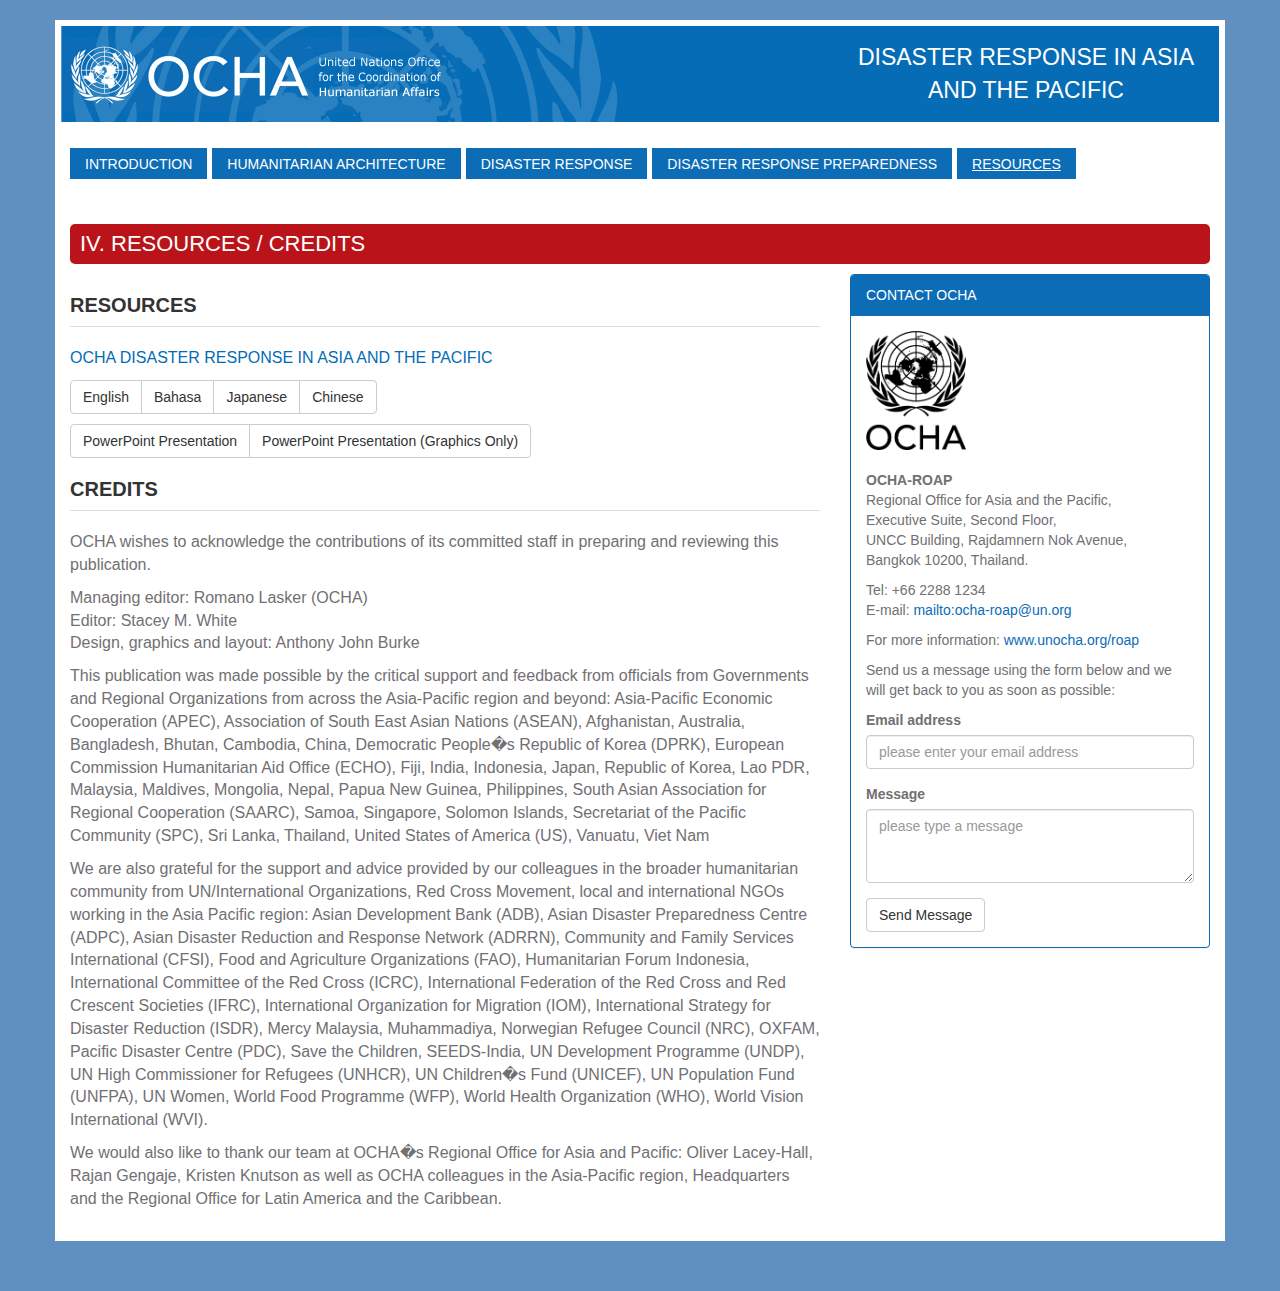
<file: ocha/ocha_media.html>
<!DOCTYPE html>
<html>
<head>
<title>UN OCHA | Disaster Response in Asia and the Pacific</title>
<link rel="stylesheet" type="text/css" href="bootstrap.css">
<link rel="stylesheet" href="font-awesome/css/font-awesome.min.css">
<link rel="stylesheet" type="text/css" href="ocha_disaster_response.css">
</head>

<body>
	<div class="main">
		<!-- Fixed navbar -->
		<div class="navbar navbar-default">
			<div class="container no-pad">
				<a href="ocha_disaster_response.html">
					<div class="row logo">
						<div class="col-md-8">
							<img src="images/logo.png" class="img-responsive"></img>
						</div>
						<div class="col-md-4">
							<div class="logo-title">DISASTER RESPONSE IN ASIA AND THE
								PACIFIC</div>
						</div>
					</div>
				</a>
			</div>
			<div class="container">
				<div class="navbar-header">
					<button data-target=".navbar-collapse" data-toggle="collapse"
						class="navbar-toggle" type="button">
						<span class="icon-bar"></span> <span class="icon-bar"></span> <span
							class="icon-bar"></span>
					</button>
				</div>
				<div class="collapse navbar-collapse">
					<ul class="nav navbar-nav">
						<li><a
							href="ocha_disaster_response_introduction.html">Introduction</a></li>
						<li><a href="ocha_international_humanitarian_architecture.html">Humanitarian
								Architecture</a></li>
						<li><a href="ocha_tools_and_services_for_disaster_response.html">Disaster
								Response</a></li>
						<li><a
							href="ocha_tools_and_services_for_disaster_response_preparedness.html">Disaster
								Response Preparedness</a> 
					    <li class="active"><a href="ocha_media.html">Resources</a></li>
					</ul>
				</div>
				<!--/.nav-collapse -->
			</div>
		</div>

		<!-- Begin page content -->
		<div class="container">
			<div class="grey-box">
				<div class="row">
					<div class="col-md-12">
						<h1>IV. Resources / Credits</h1>
					</div>
				</div>
				<div class="row">
				    <div class="col-md-8">
<h2>Resources</h2>

<p><span class="org">OCHA DISASTER RESPONSE IN ASIA AND THE PACIFIC</span></p>
								<div class="btn-group bottom-margin">
									<a type="button" class="btn btn-default" href="resources/Asia_Disaster_Guide.pdf" target="_blank">English</a>
									<a type="button" class="btn btn-default" href="resources/Asia_Disaster_Guide.pdf" target="_blank">Bahasa</a>
									<a type="button" class="btn btn-default" href="resources/Asia_Disaster_Guide.pdf" target="_blank">Japanese</a>
									<a type="button" class="btn btn-default" href="resources/Asia_Disaster_Guide.pdf" target="_blank">Chinese</a>
								</div>
								<div class="btn-group">
<a class="btn btn-default" href="resources/Asia_Disaster_Guide_Presentation.pptx">PowerPoint Presentation</a>
<a class="btn btn-default" href="resources/Asia_Disaster_Guide_Graphics_Only.pptx">PowerPoint Presentation (Graphics Only)</a>
</div>
<h2>Credits</h2>
<p>
OCHA wishes to acknowledge the contributions of its committed staff in preparing and
reviewing this publication.
</p>
<p>
Managing editor: Romano Lasker (OCHA)<br/>
Editor: Stacey M. White<br/>
Design, graphics and layout: Anthony John Burke<br/>
</p>
<p>
This publication was made possible by the critical support and feedback from officials from
Governments and Regional Organizations from across the Asia-Pacific region and beyond:
Asia-Pacific Economic Cooperation (APEC), Association of South East Asian Nations
(ASEAN), Afghanistan, Australia, Bangladesh, Bhutan, Cambodia, China, Democratic
People�s Republic of Korea (DPRK), European Commission Humanitarian Aid Office (ECHO),
Fiji, India, Indonesia, Japan, Republic of Korea, Lao PDR, Malaysia, Maldives, Mongolia,
Nepal, Papua New Guinea, Philippines, South Asian Association for Regional Cooperation
(SAARC), Samoa, Singapore, Solomon Islands, Secretariat of the Pacific Community (SPC), Sri
Lanka, Thailand, United States of America (US), Vanuatu, Viet Nam
</p>
<p>
We are also grateful for the support and advice provided by our colleagues in the broader
humanitarian community from UN/International Organizations, Red Cross Movement, local
and international NGOs working in the Asia Pacific region:
Asian Development Bank (ADB), Asian Disaster Preparedness Centre (ADPC), Asian
Disaster Reduction and Response Network (ADRRN), Community and Family Services
International (CFSI), Food and Agriculture Organizations (FAO), Humanitarian Forum
Indonesia, International Committee of the Red Cross (ICRC), International Federation of
the Red Cross and Red Crescent Societies (IFRC), International Organization for Migration
(IOM), International Strategy for Disaster Reduction (ISDR), Mercy Malaysia, Muhammadiya,
Norwegian Refugee Council (NRC), OXFAM, Pacific Disaster Centre (PDC), Save the Children,
SEEDS-India, UN Development Programme (UNDP), UN High Commissioner for Refugees
(UNHCR), UN Children�s Fund (UNICEF), UN Population Fund (UNFPA), UN Women, World
Food Programme (WFP), World Health Organization (WHO), World Vision International (WVI).
</p>
<p>
We would also like to thank our team at OCHA�s Regional Office for Asia and Pacific: Oliver
Lacey-Hall, Rajan Gengaje, Kristen Knutson as well as OCHA colleagues in the Asia-Pacific
region, Headquarters and the Regional Office for Latin America and the Caribbean.
</p>
					</div>
					<!-- /col-md-8 -->
					<div class="col-md-4">
						<div class="panel panel-primary">
							<div class="panel-heading">Contact OCHA</div>
							<div class="panel-body">
								<a href="http://www.unocha.org"><img class="logo-small" src="images/logo_small.png" alt="OCHA"></img></a>
								<p>
								<strong>OCHA-ROAP</strong><br/>
								Regional Office for Asia and the Pacific,<br/>
                                Executive Suite, Second Floor,<br/>
                                UNCC Building, Rajdamnern Nok Avenue,<br/> 
                                Bangkok 10200, Thailand.
                                </p>
                                <p>
                                Tel: +66 2288 1234<br/>
                                E-mail: <a href="mailto:ocha-roap@un.org">mailto:ocha-roap@un.org</a>
                                </p>
                                <p>
                                For more information: <a href="www.unocha.org/roap">www.unocha.org/roap</a>
								</p>
								<p>
								Send us a message using the form below and we will get back to you as soon as possible:
								</p>
								<form role="form">
									<div class="form-group">
										<label for="exampleInputEmail1">Email address</label> <input
											type="email" class="form-control" id="email" name="email"
											placeholder="please enter your email address">
									</div>
									<div class="form-group">
										<label for="exampleInputPassword1">Message</label> 
										<textarea class="form-control" rows="3" id="message" name="message" placeholder="please type a message"></textarea>
									</div>
									<button type="submit" class="btn btn-default">Send Message</button>
								</form>
							</div>
						</div>
					</div>
				</div>
				<!-- /row -->
			</div>
		</div>
		<script src="http://code.jquery.com/jquery-1.10.1.min.js"></script>
		<script src="bootstrap.js"></script>
	</div>
	<!-- /main -->
</body>

</html>
</file>
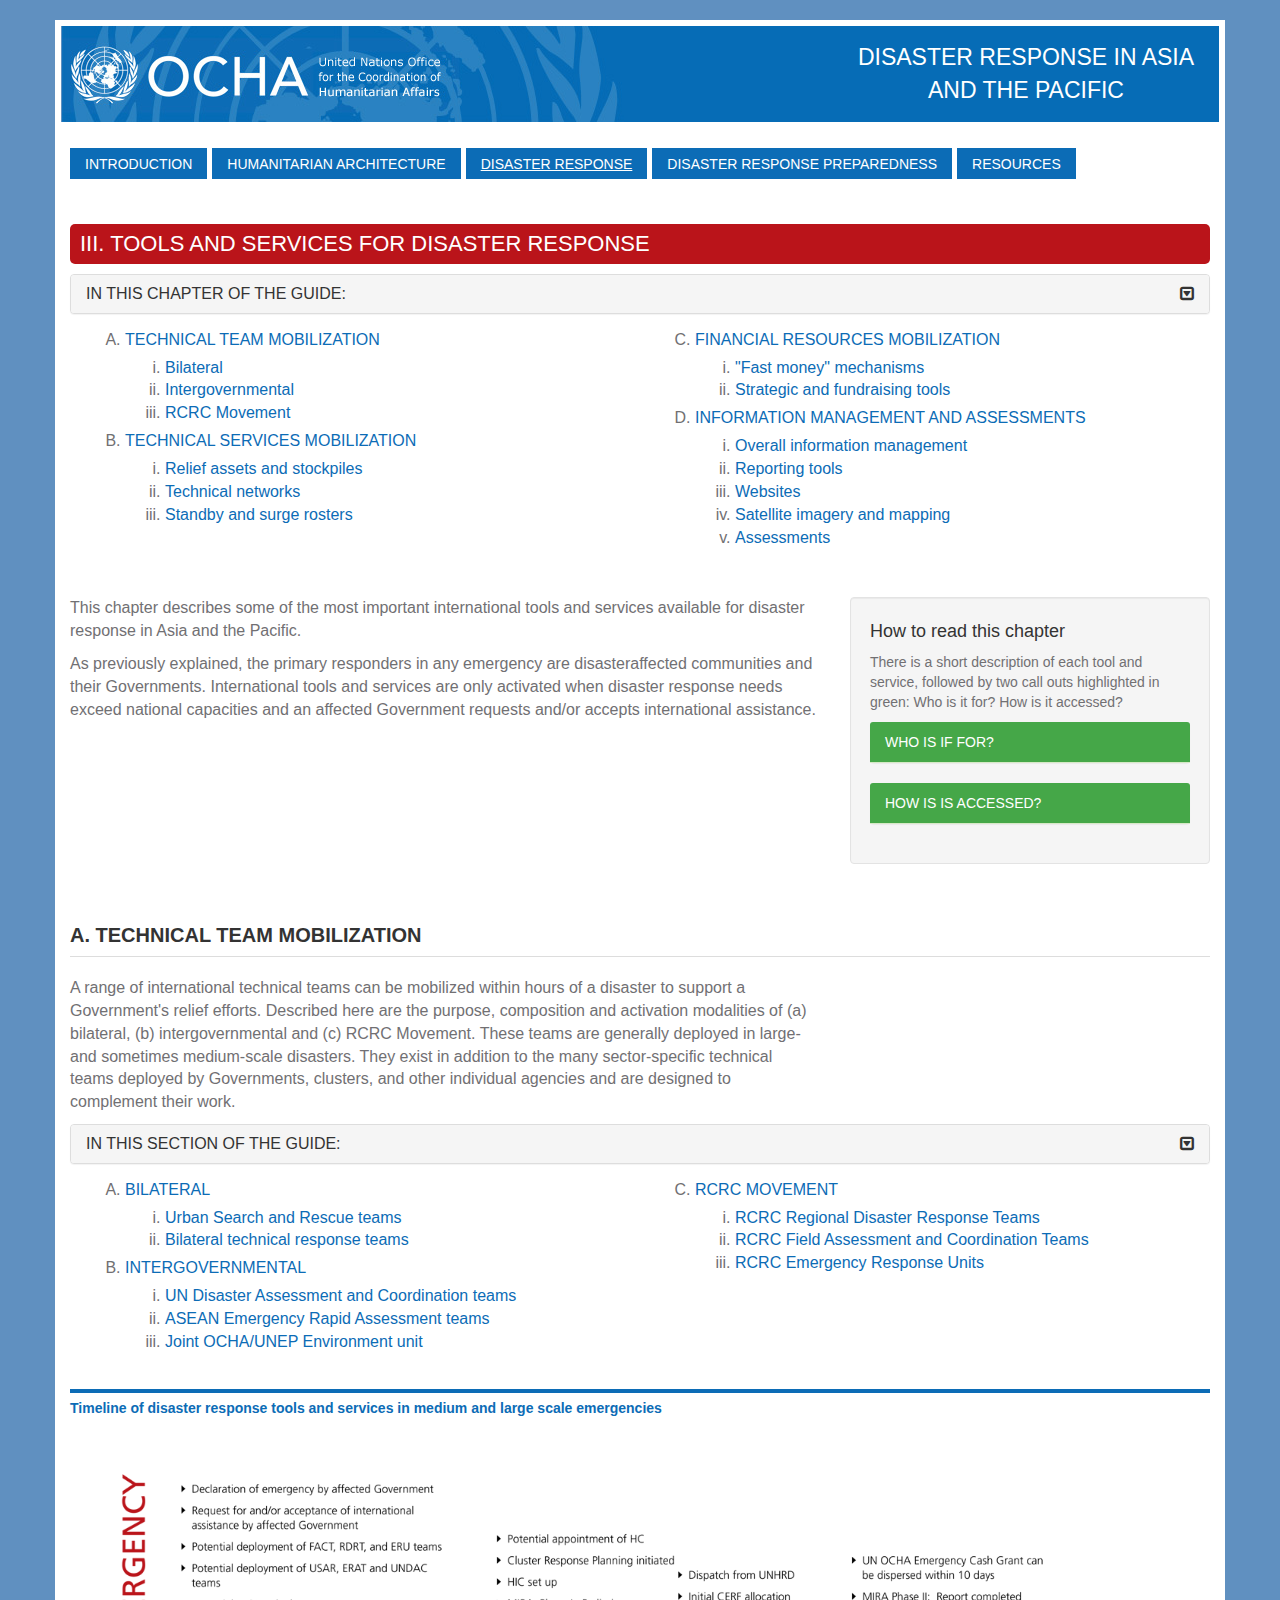
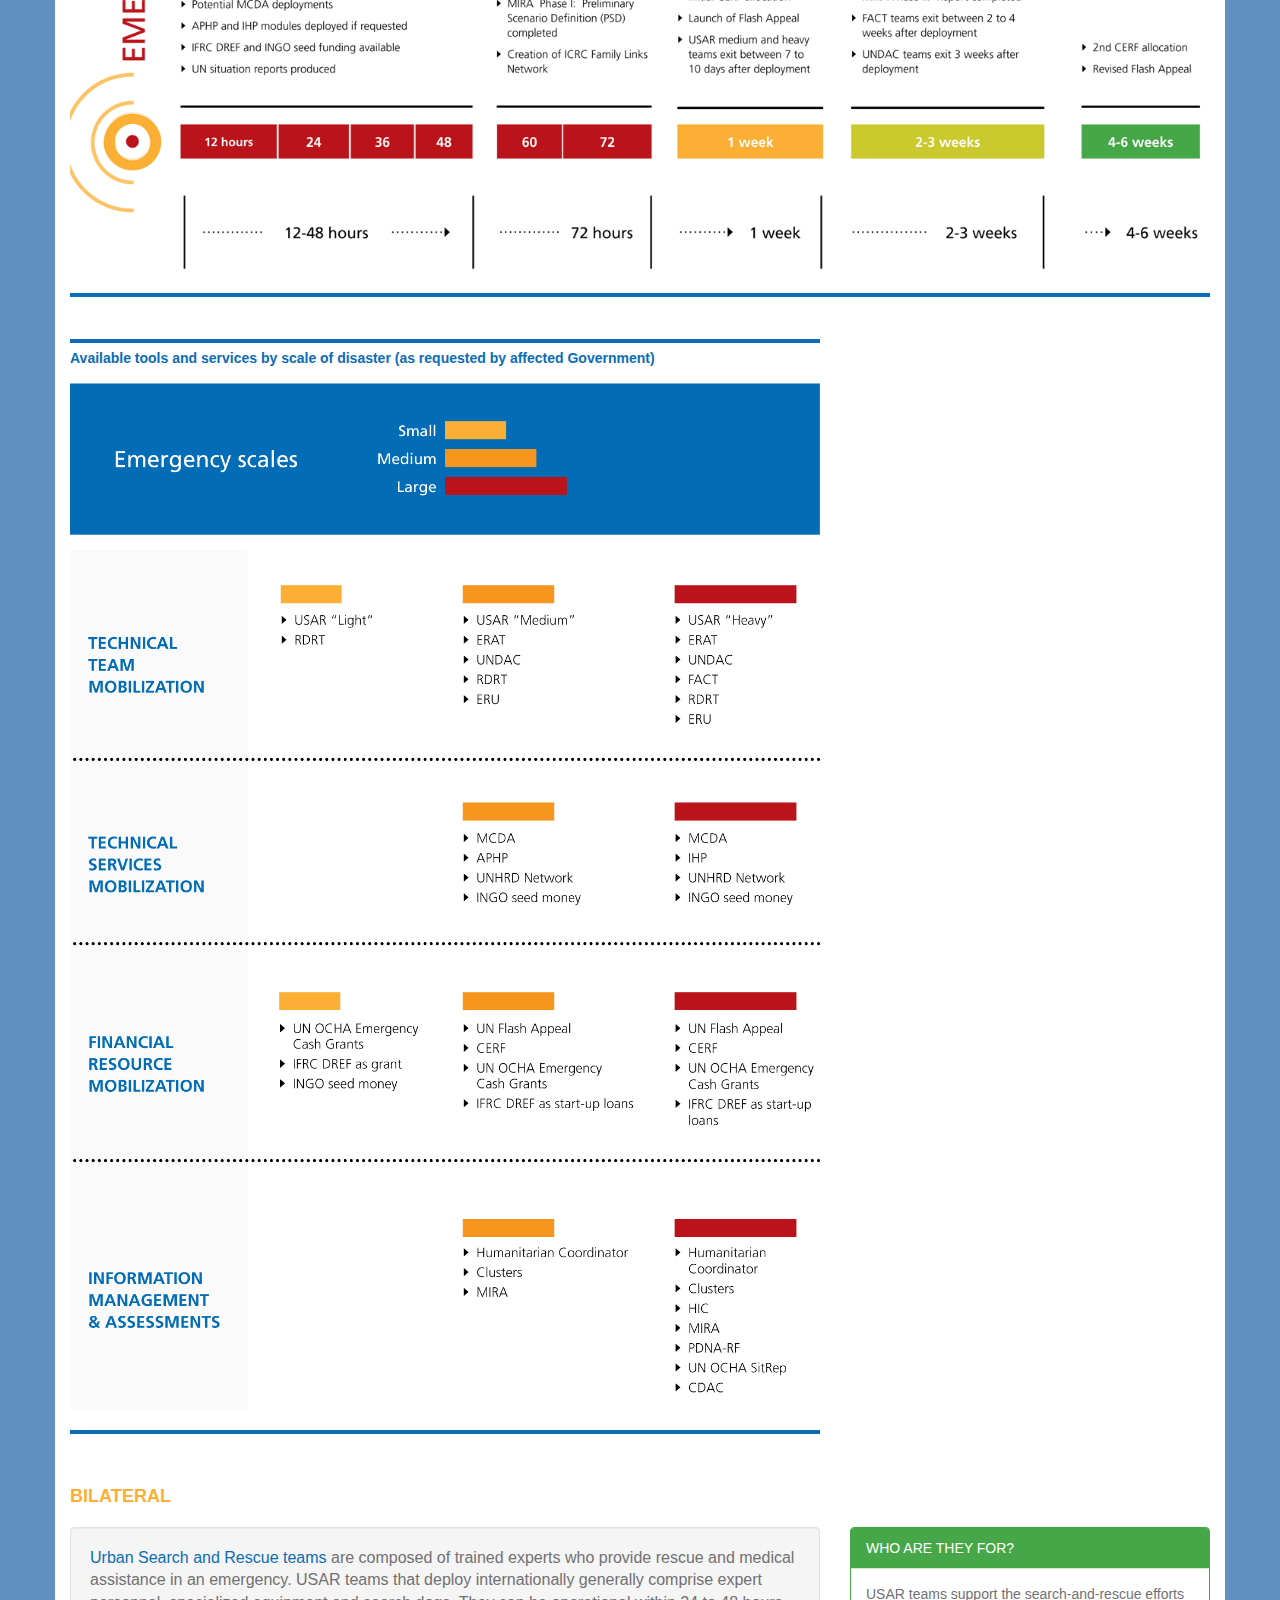
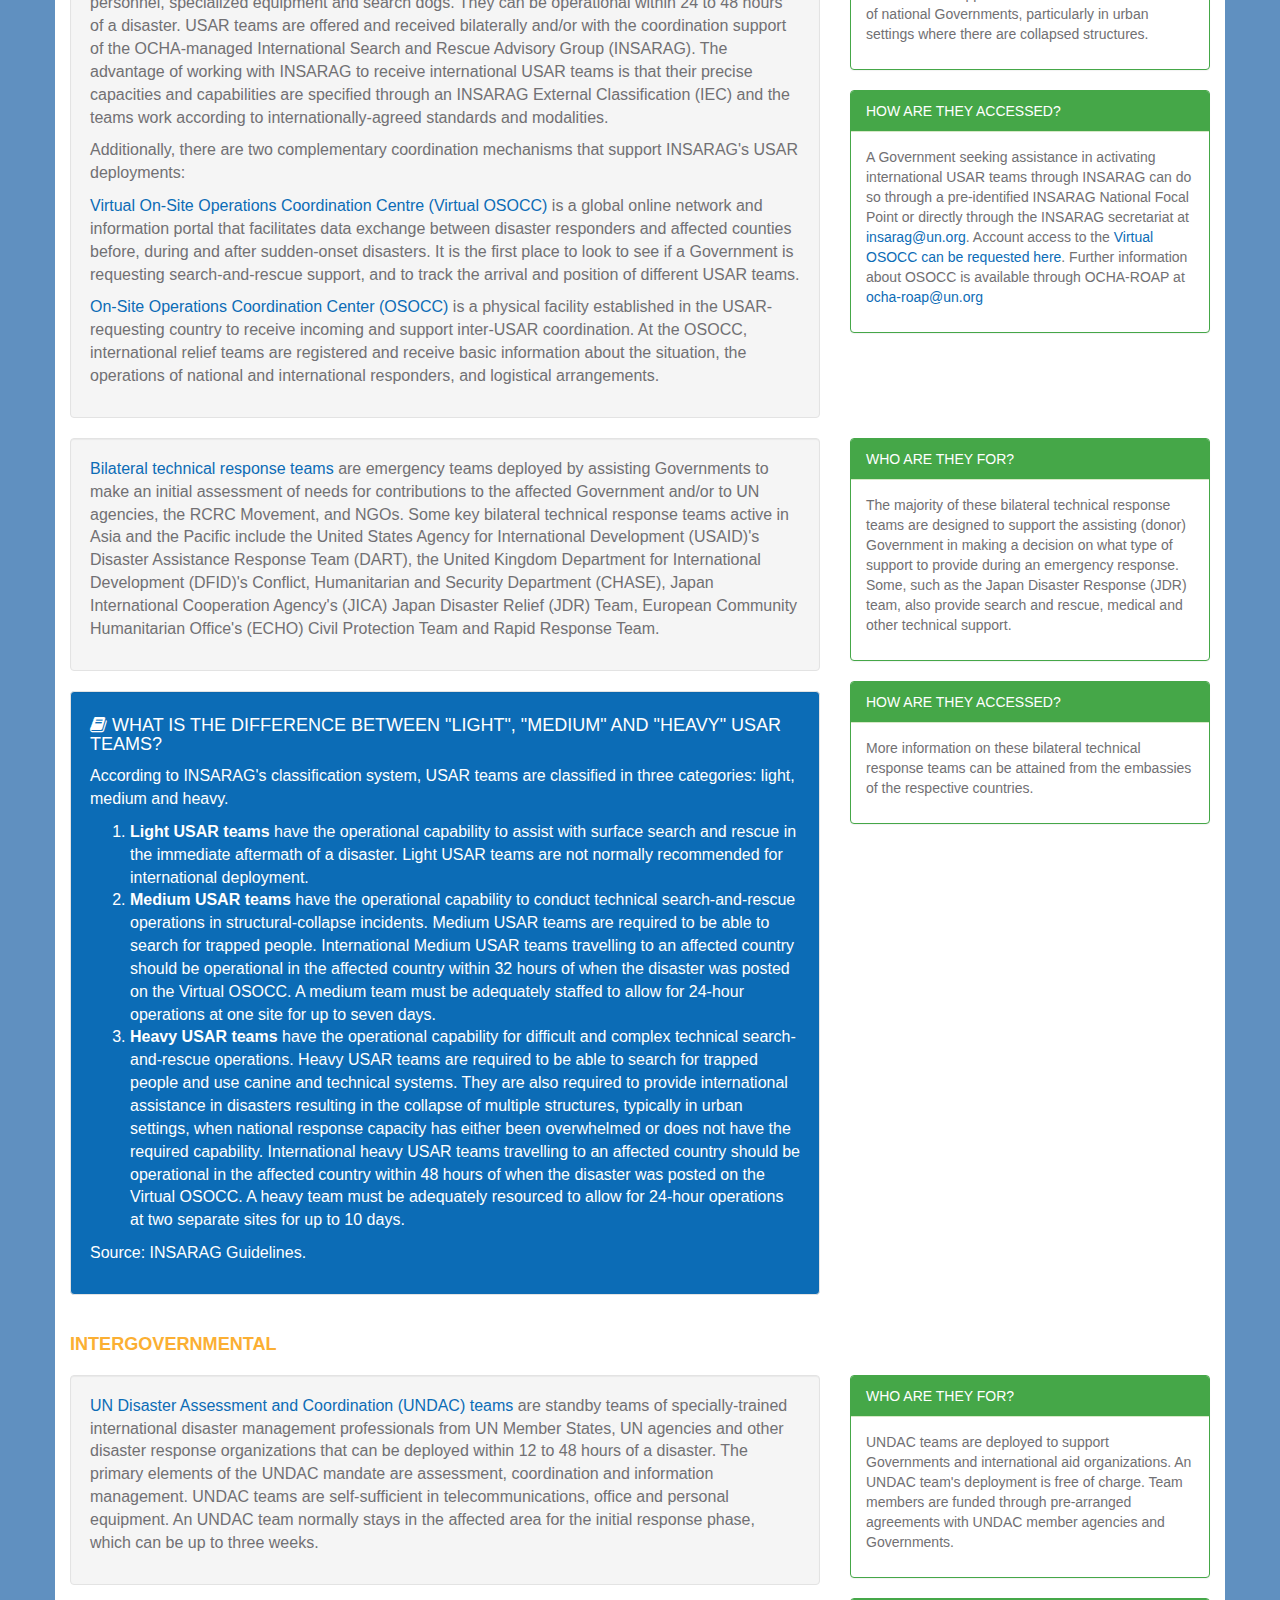
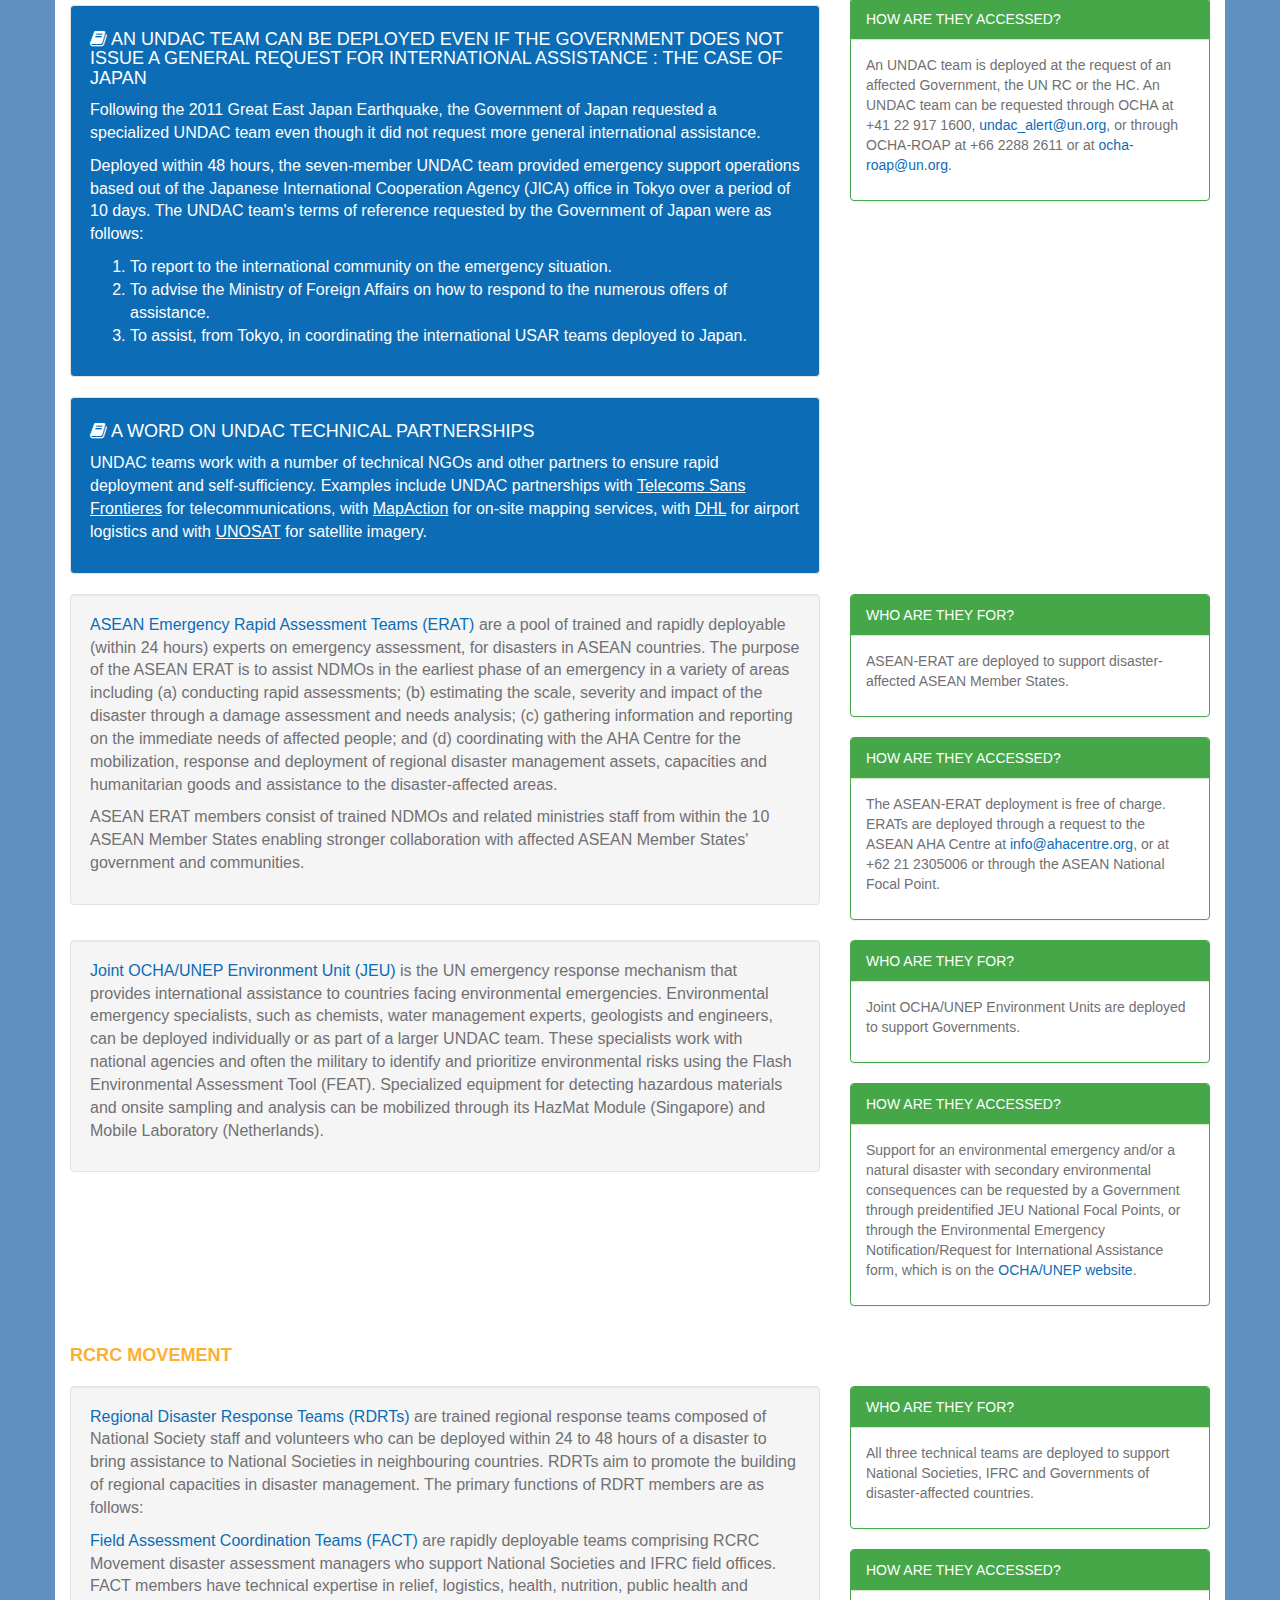
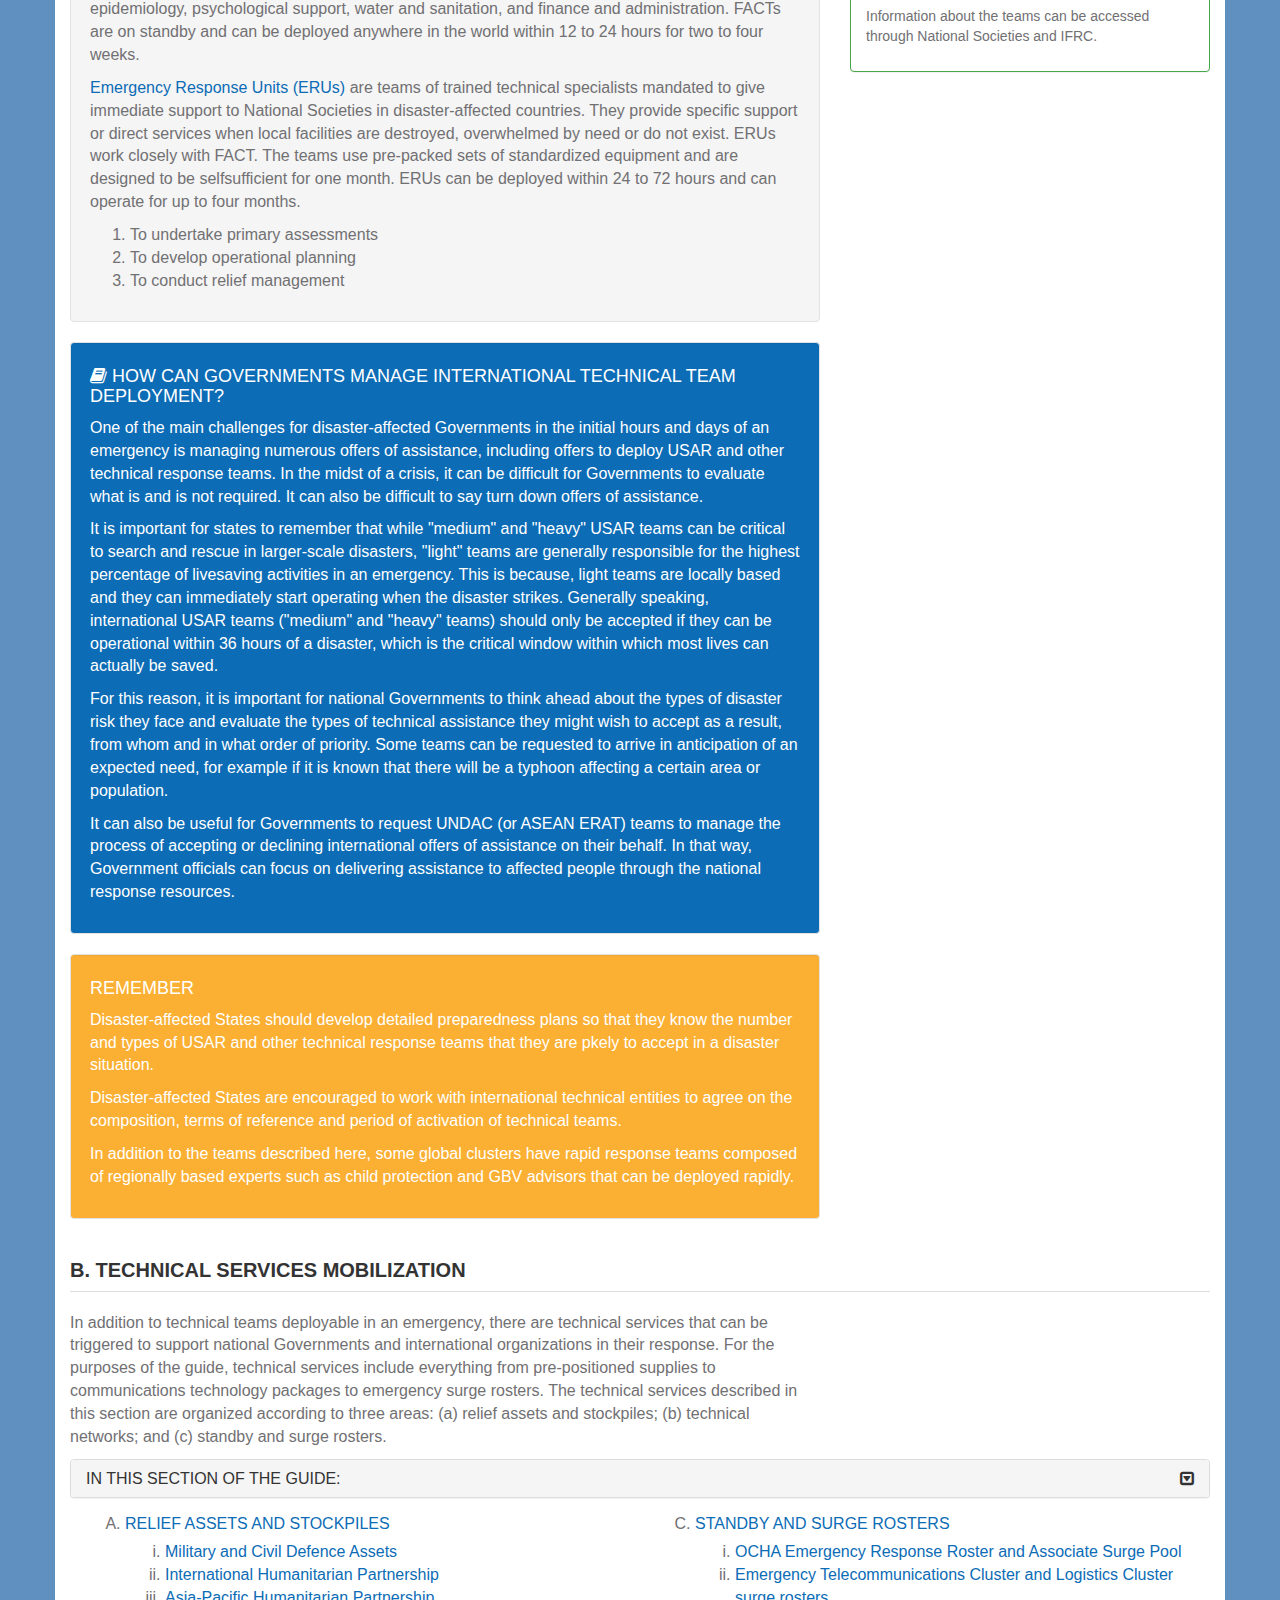
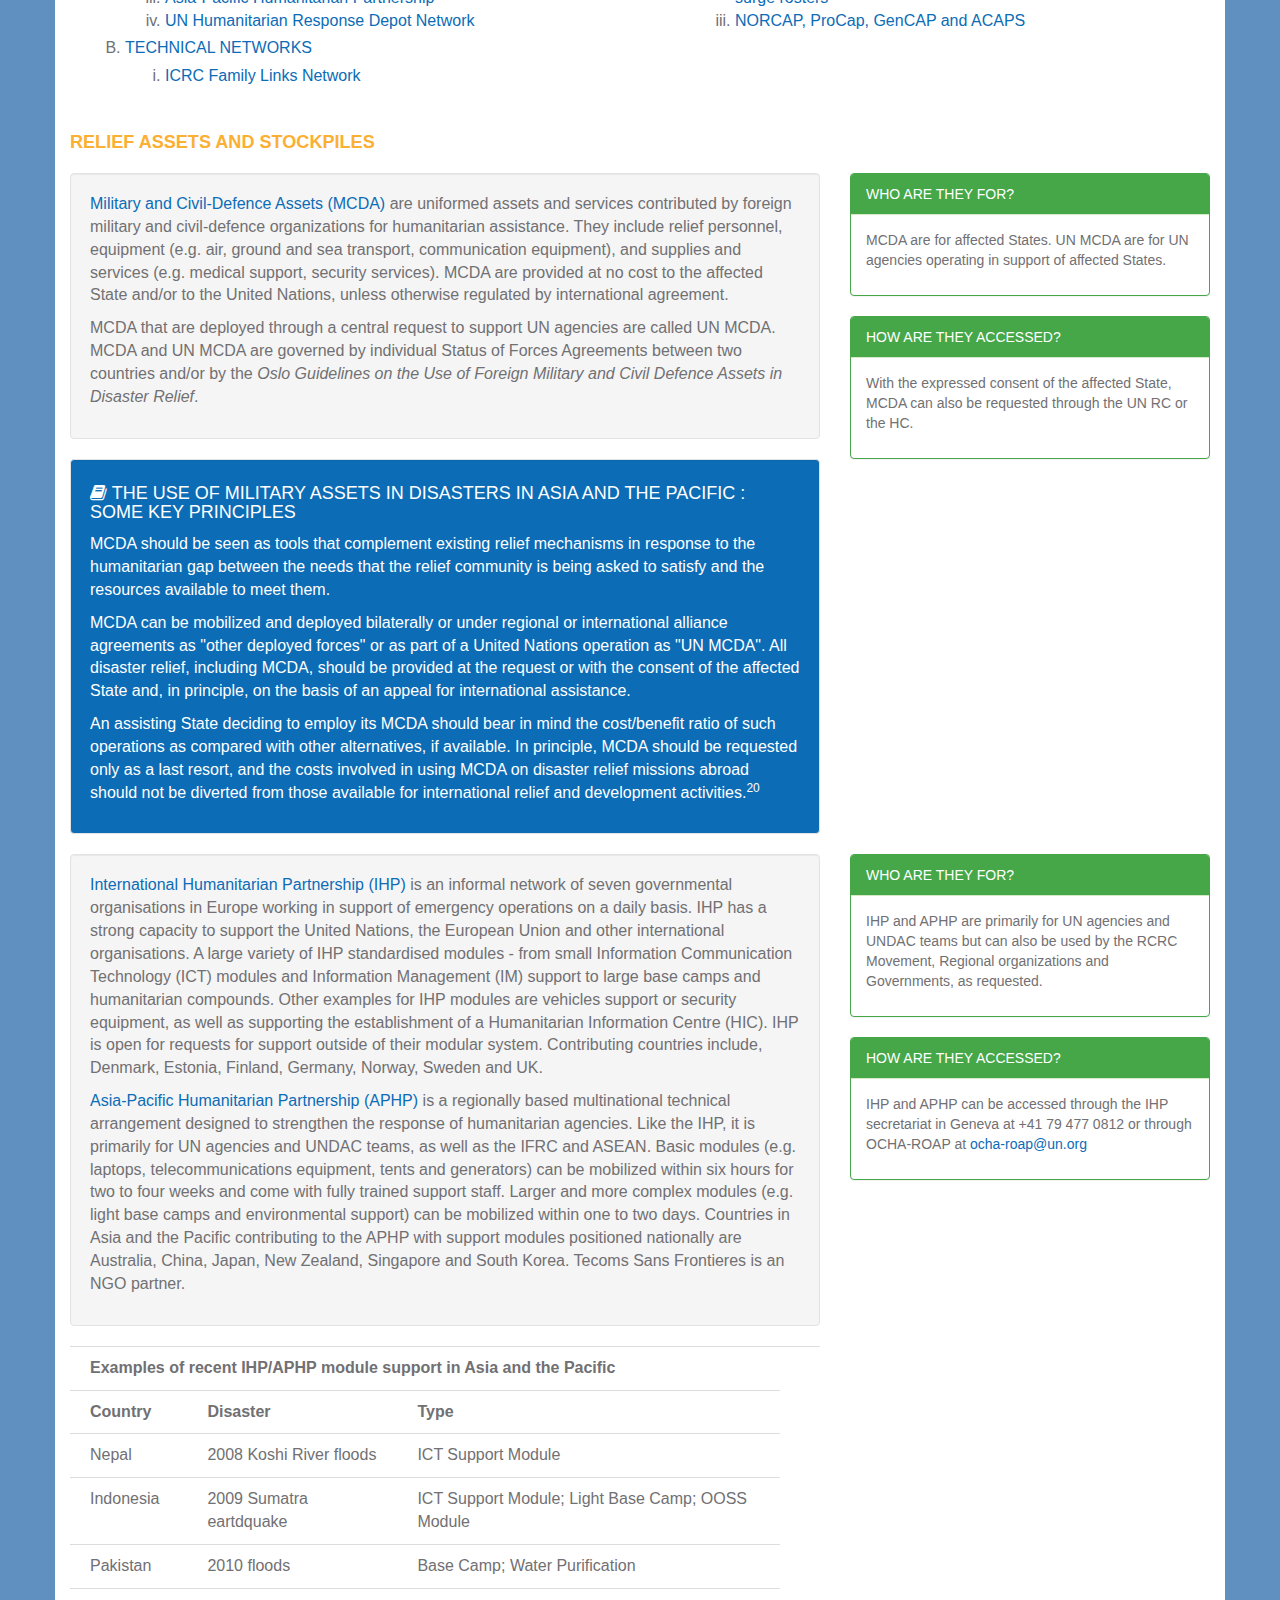
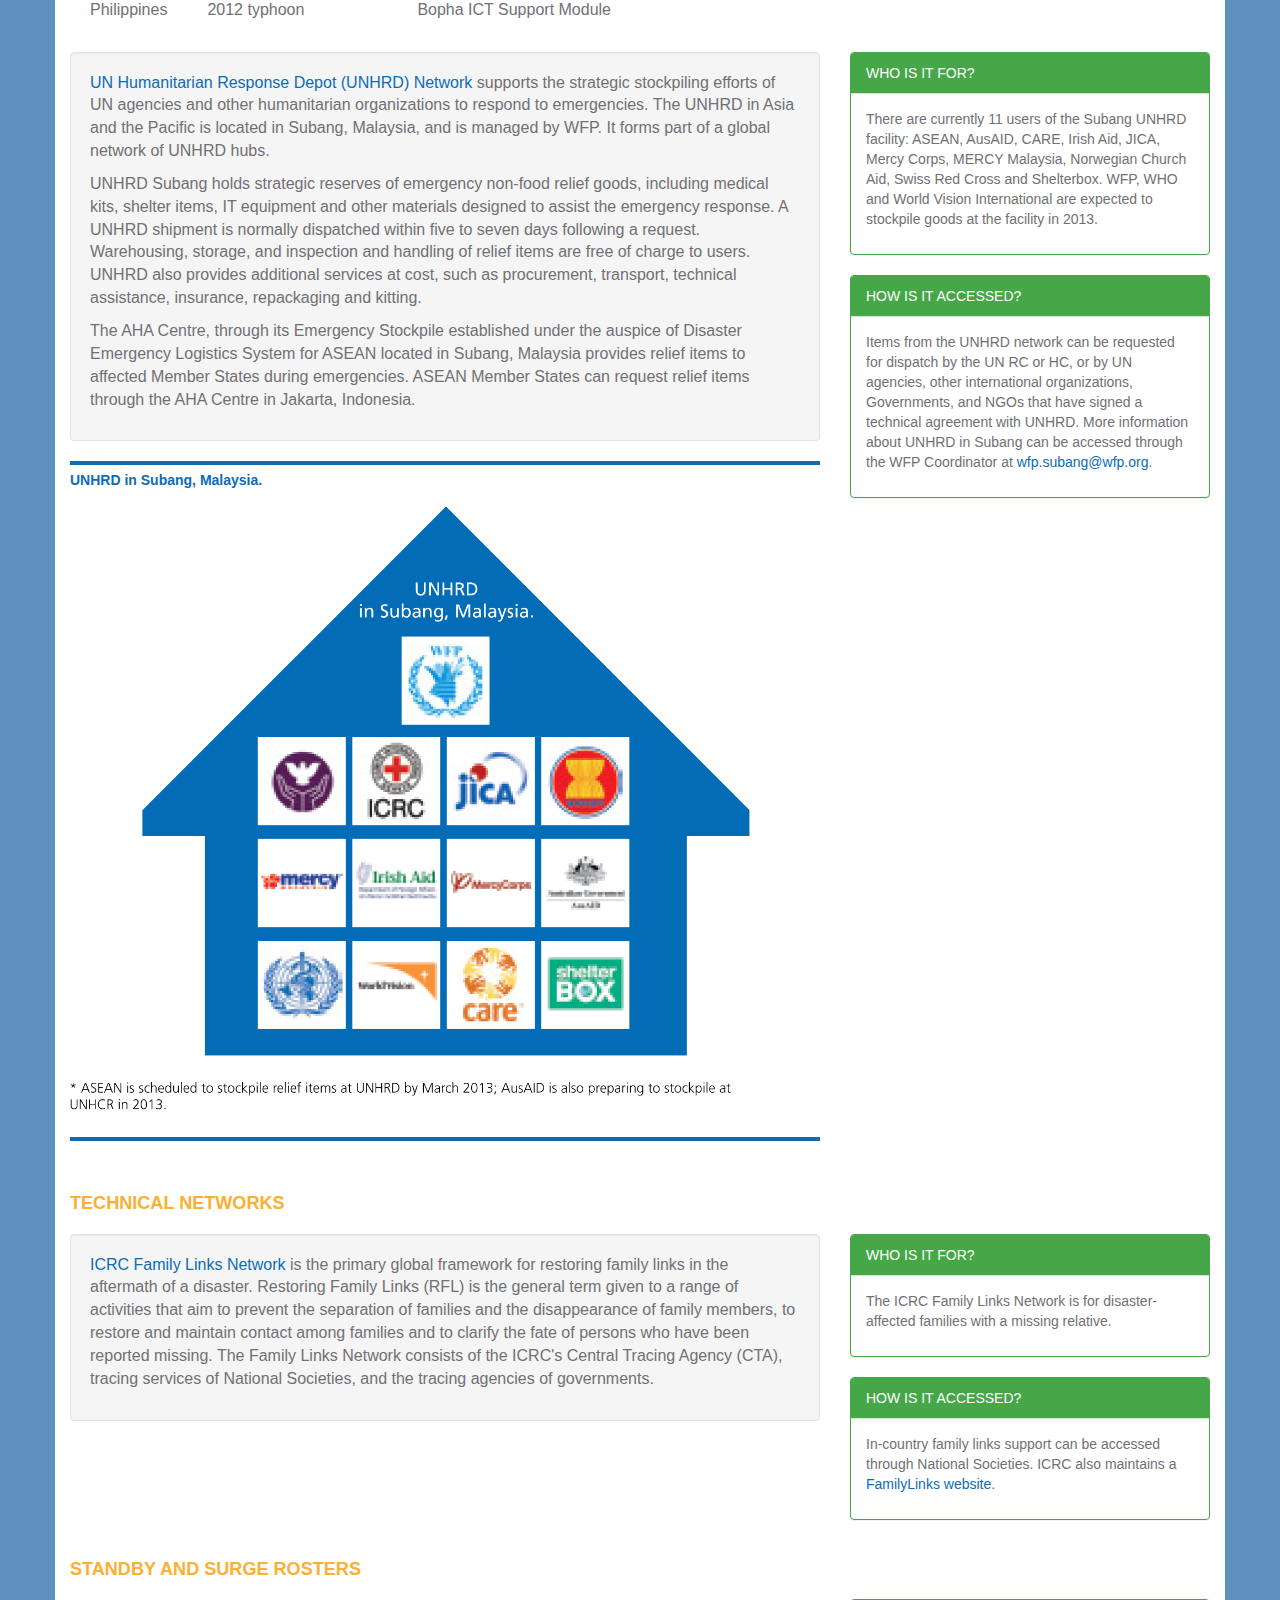
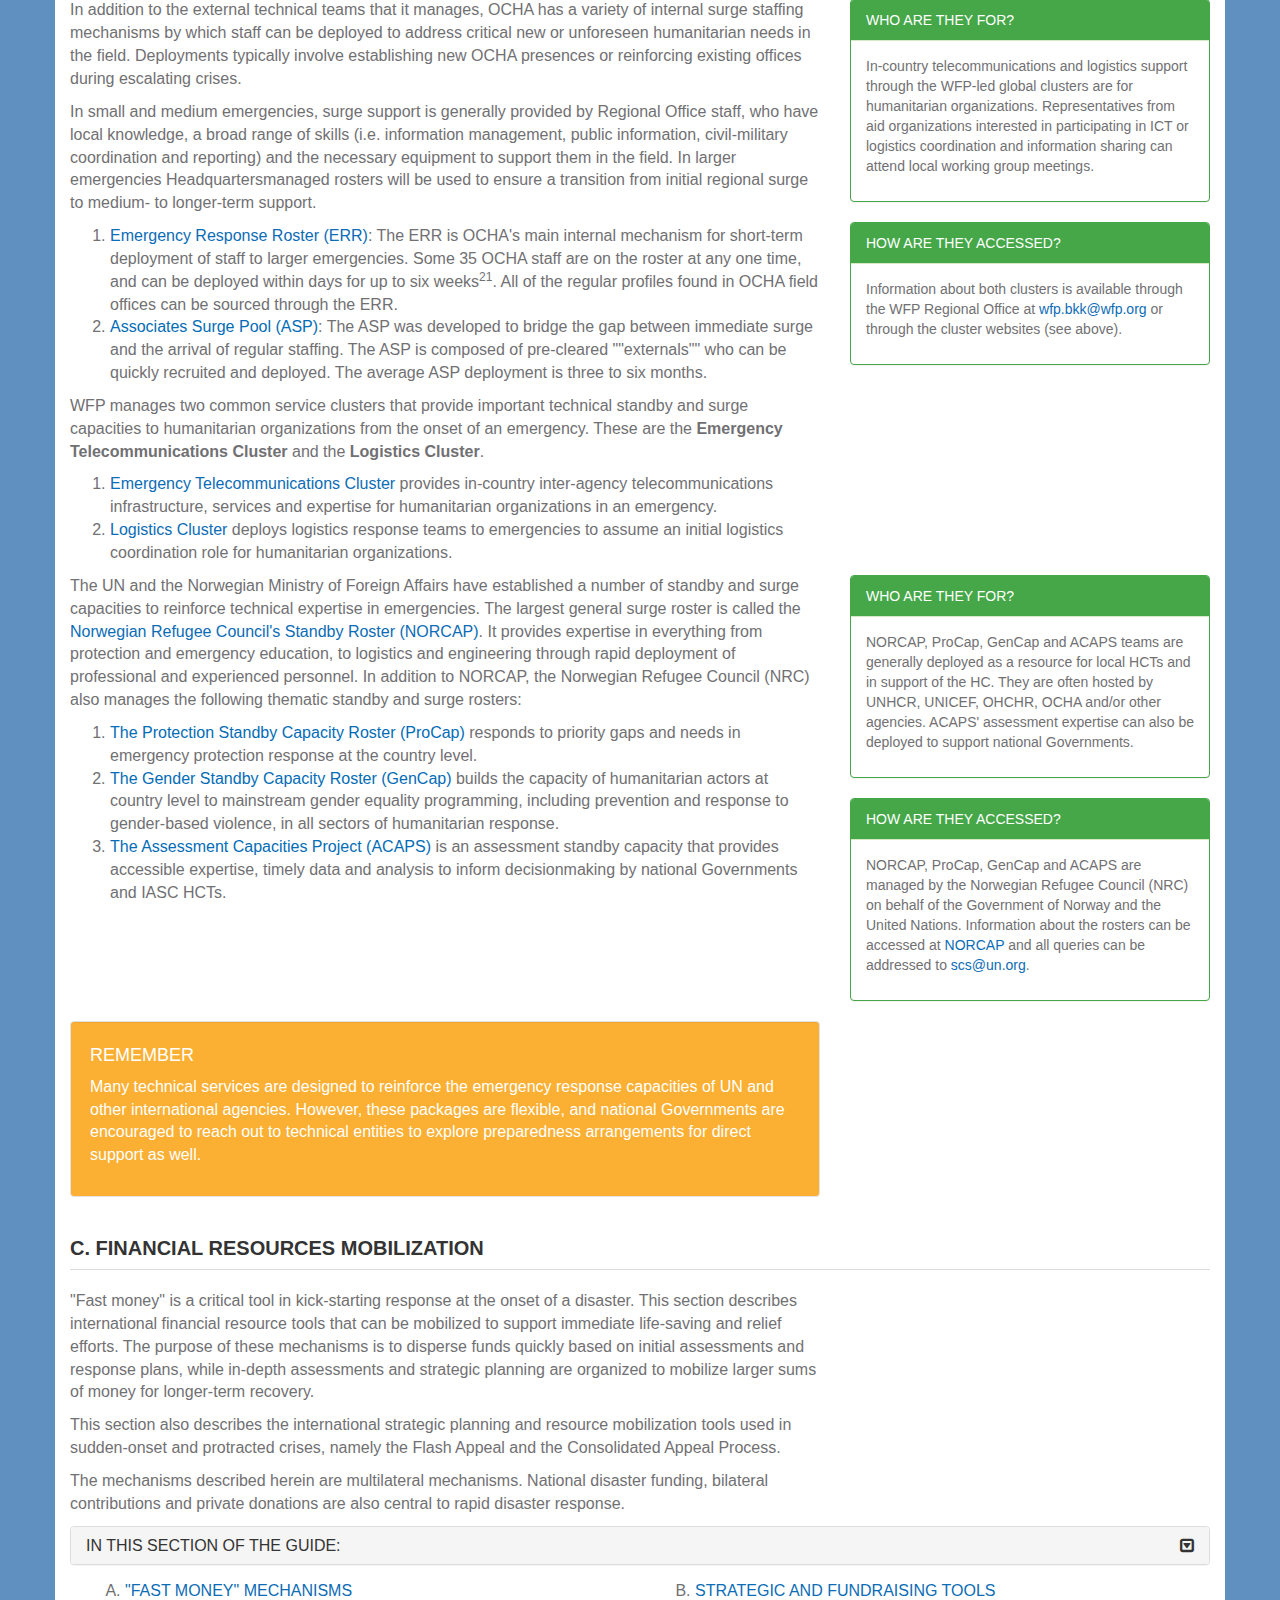
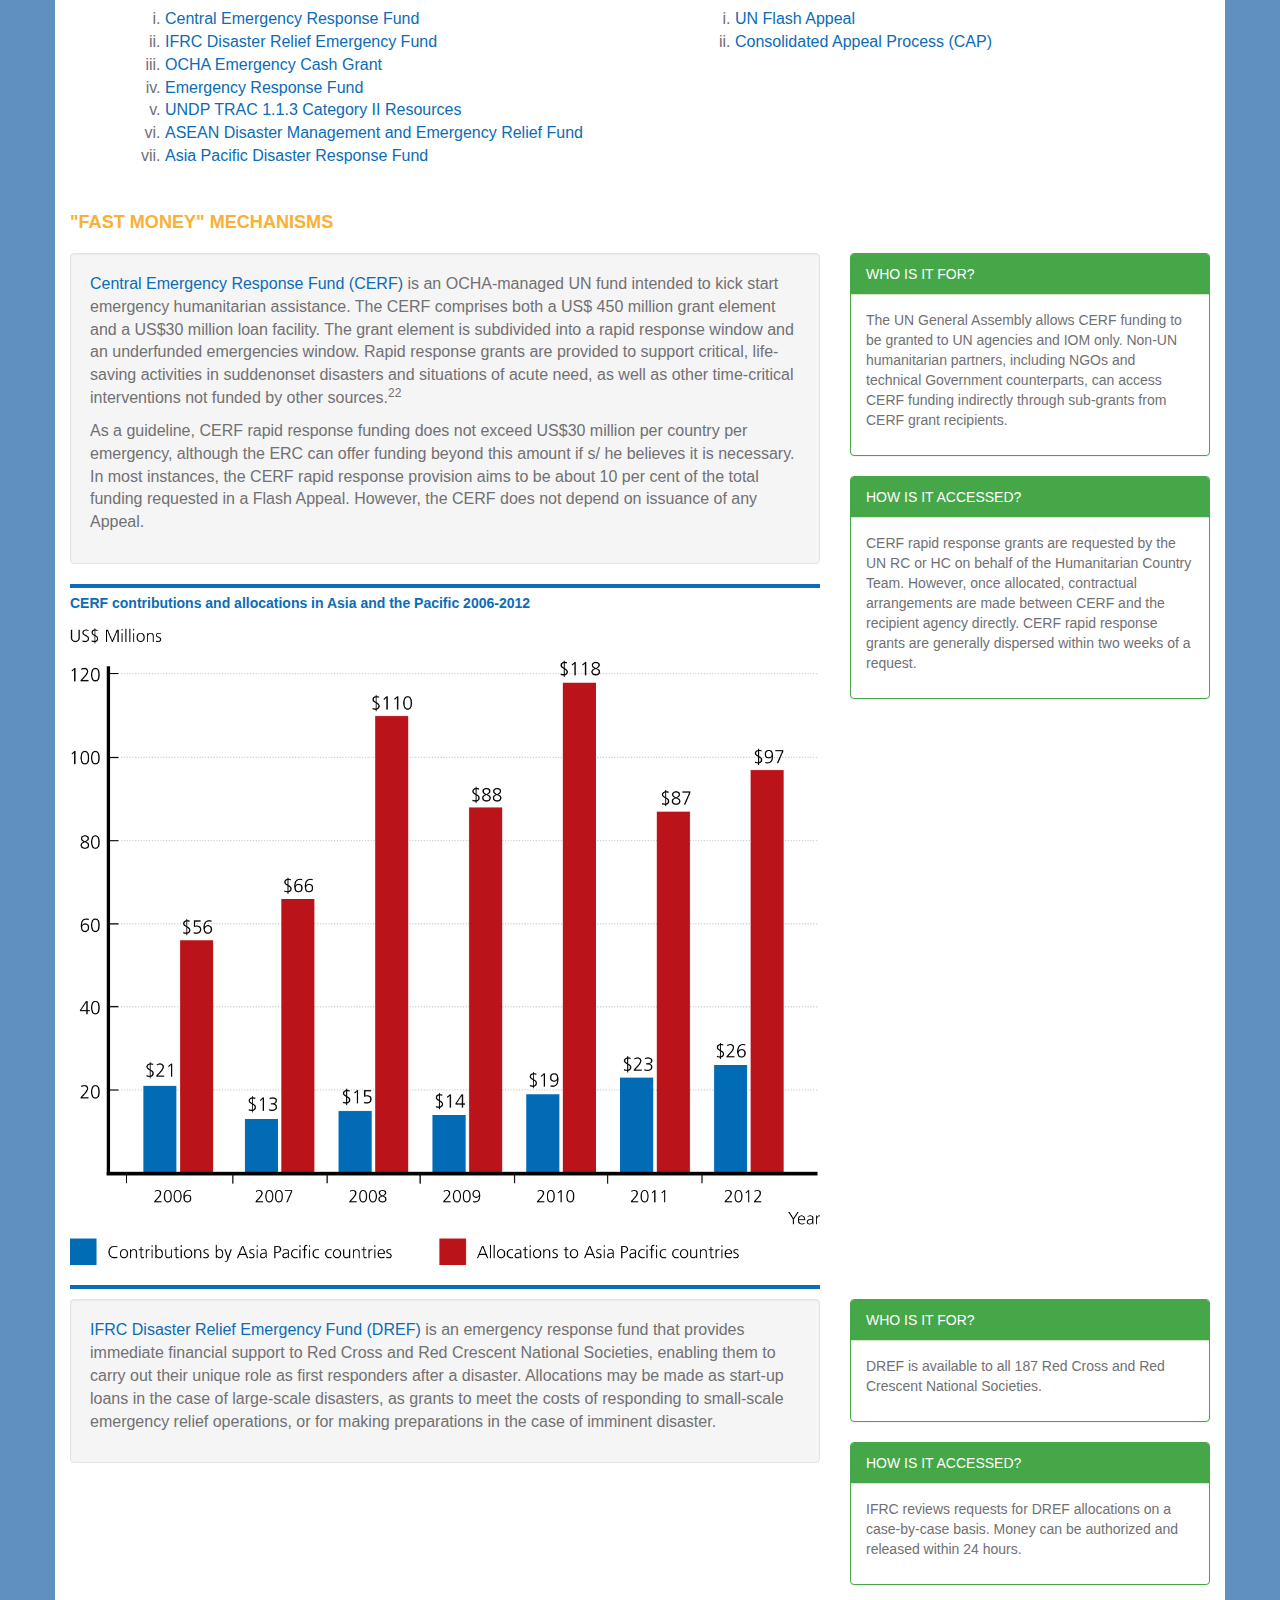
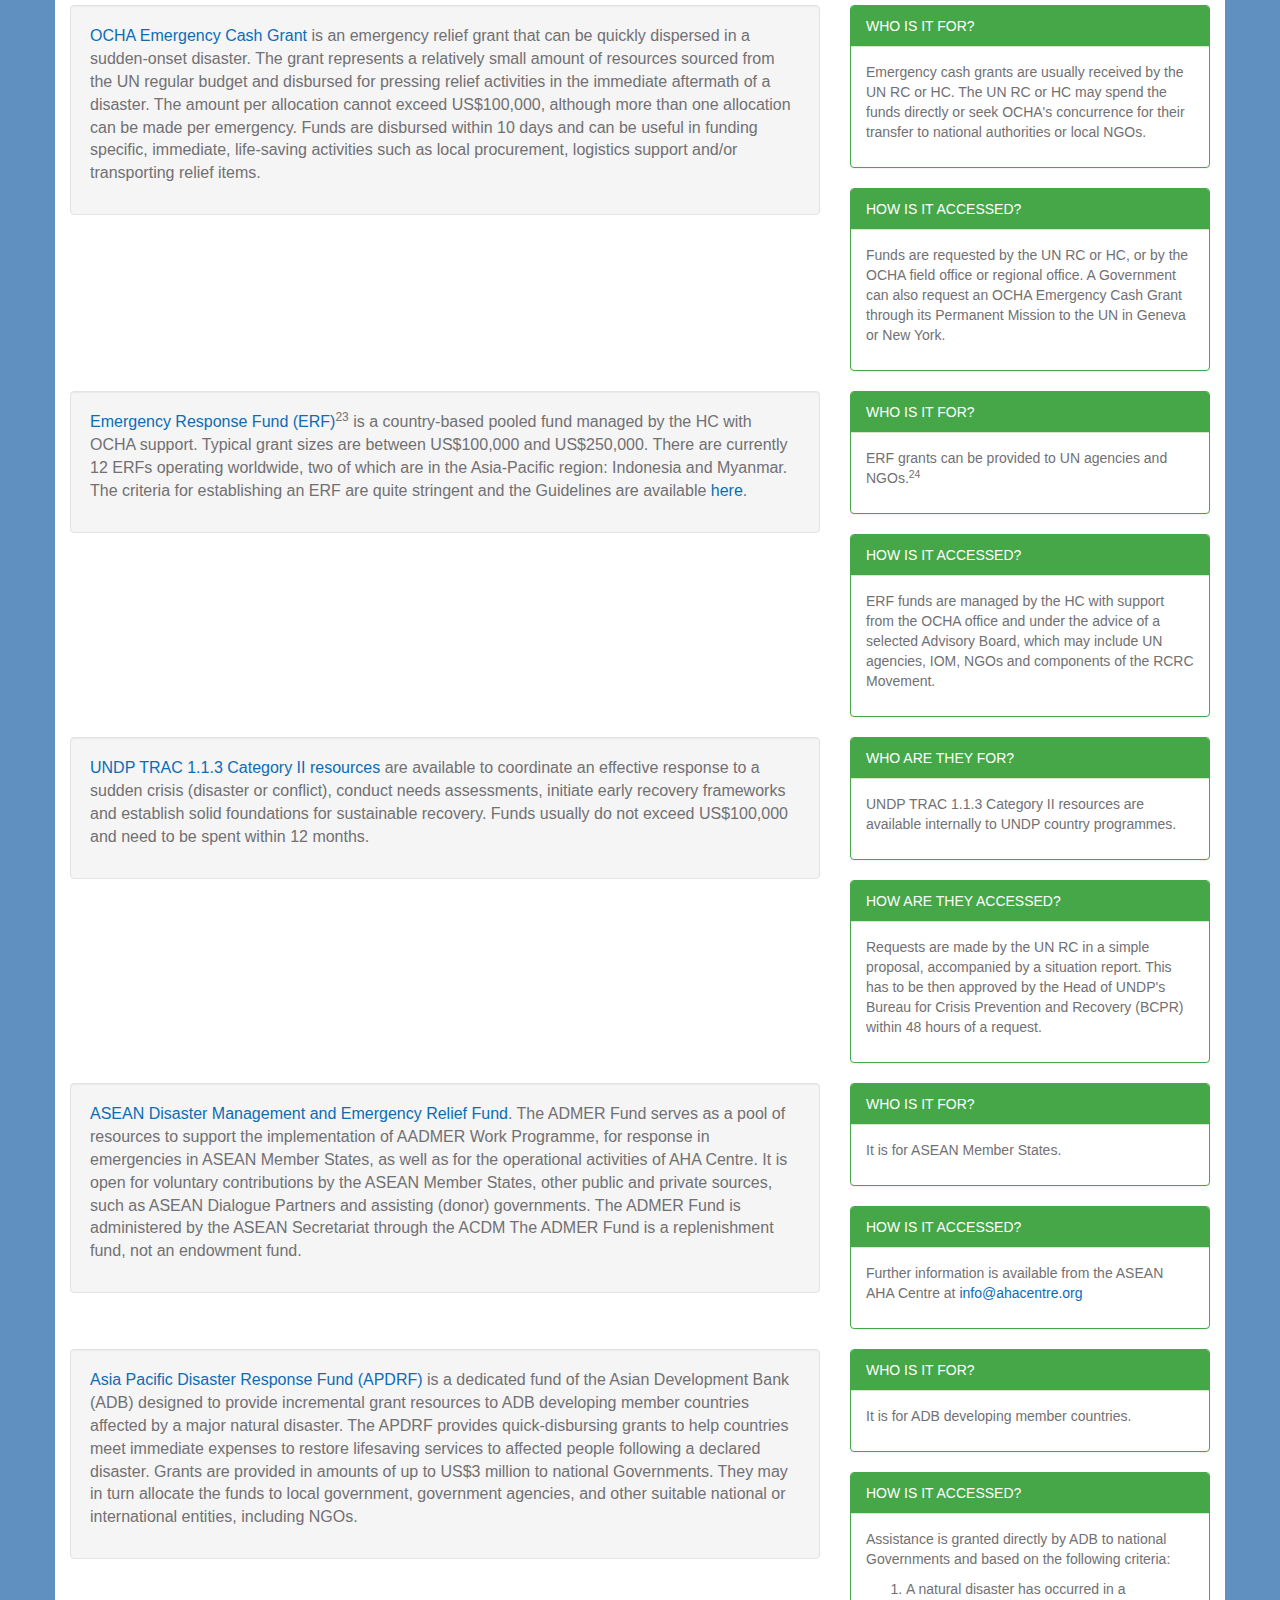
<file: ocha/ocha_tools_and_services_for_disaster_response.html>
<!DOCTYPE html>
<html>
<head>
<title>UN OCHA | Disaster Response in Asia and the Pacific - Tools and Services for Disaster Response</title>
<link rel="stylesheet" type="text/css" href="bootstrap.css">
<link rel="stylesheet" href="font-awesome/css/font-awesome.min.css">
<link rel="stylesheet" type="text/css" href="ocha_disaster_response.css">
</head>

<body>
<a href="#top" class="back-to-top" title="back to top"><i class="icon-arrow-up icon-2x"></i></a>
	<div class="main">
		<!-- Fixed navbar -->
		<div class="navbar navbar-default">
			<div class="container no-pad">
				<a href="ocha_disaster_response.html">
					<div class="row logo">
						<div class="col-md-8">
							<img src="images/logo.png" class="img-responsive"></img>
						</div>
						<div class="col-md-4">
							<div class="logo-title">DISASTER RESPONSE IN ASIA AND THE
								PACIFIC</div>
						</div>
					</div>
				</a>
			</div>
			<div class="container">
				<div class="navbar-header">
					<button data-target=".navbar-collapse" data-toggle="collapse"
						class="navbar-toggle" type="button">
						<span class="icon-bar"></span> <span class="icon-bar"></span> <span
							class="icon-bar"></span>
					</button>
				</div>
				<div class="collapse navbar-collapse">
					<ul class="nav navbar-nav">
						<li><a href="ocha_disaster_response_introduction.html">Introduction</a></li>
						<li><a
							href="ocha_international_humanitarian_architecture.html">Humanitarian
								Architecture</a></li>
						<li class="active"><a
							href="ocha_tools_and_services_for_disaster_response.html">Disaster
								Response</a></li>
						<li><a
							href="ocha_tools_and_services_for_disaster_response_preparedness.html">Disaster
								Response Preparedness</a></li>
						<li><a href="ocha_resources.html">Resources</a></li>
					</ul>
				</div>
				<!--/.nav-collapse -->
			</div>
		</div>

		<!-- Begin page content -->
		<div class="container">
			<div class="grey-box">
				<div class="row">
					<div class="col-md-12">
						<h1>III. Tools and Services for Disaster Response</h1>
						<div class="panel-group" id="accordion">
							<div class="panel panel-default">
								<div class="panel-heading">
									<h4 class="panel-title">
										<a class="accordion-toggle" data-toggle="collapse"
											data-parent="#accordion" href="#collapseOne"> In this
											chapter of the guide: <i class="icon-collapse"></i>
										</a>
									</h4>
								</div>
							</div>
							<!--/col-md-12-->
						</div>
						<!--/row-->
						<div class="row">
							<div id="collapseOne" class="panel-collapse collapse in">
								<div class="panel-body">
									<div class="col-md-6">
										<ol type="A">
											<li><a href="#Technical Team Mobilization">Technical Team Mobilization</a>
												<ol type="i">
													<li><a
														href="#Bilateral">Bilateral</a></li>
													<li><a
														href="#Intergovernmental">Intergovernmental</a></li>
													<li><a
														href="#RCRC Movement">RCRC Movement</a></li>
												</ol></li>
											<li><a href="#Technical services mobilization">Technical Services Mobilization</a>
												<ol type="i">
													<li><a
														href="#Relief assets and stockpiles">Relief assets and stockpiles</a></li>
													<li><a
														href="#Technical networks">Technical networks</a></li>
													<li><a
														href="#Standby and surge rosters">Standby and surge rosters</a></li>
											</ol></li>
										</ol>
									</div>
									<!--/col-md-6-->
									<div class="col-md-6">
										<ol type="A" start="3">
											<li><a href="#Financial Resources Mobilization">Financial Resources Mobilization</a>
												<ol type="i">
													<li><a href="#Fast money mechanisms">"Fast money" mechanisms</a></li>
													<li><a href="#Strategic and fundraising tools">Strategic and fundraising tools</a></li>
												</ol></li>
											<li><a href="#Information management and assessments">Information Management and Assessments</a>
												<ol type="i">
													<li><a href="#Information Management Services">Overall information management</a></li>
													<li><a href="#Reporting Tools">Reporting tools</a></li>
													<li><a href="#Humanitarian Websites">Websites</a></li>
													<li><a href="#Satellite imagery and mapping service providers">Satellite imagery and mapping</a></li>
													<li><a href="#Assessments tools">Assessments</a></li>
												</ol></li>
										</ol>
									</div>
								</div>
							</div>
						</div>
					</div>
				</div>
				<!-- /row -->
<br/>
<div class="row">
<div class="col-md-8">
<p>				
This chapter describes some of the most important international tools and services
available for disaster response in Asia and the Pacific.
</p>
<p>
As previously explained, the primary responders in any emergency are disasteraffected
communities and their Governments. International tools and services are only
activated when disaster response needs exceed national capacities and an affected
Government requests and/or accepts international assistance.
</p>
</div><!--/col-->
<div class="col-md-4">
						<div class="well">
							<h4>How to read this chapter</h4>
							<p>There is a short description of each tool and service, followed
							by two call outs highlighted in green: Who is it for? How is it accessed?</p>
							<div class="panel panel-success panel-noborder">
								<div class="panel-heading">
									<!--<i class="icon-user"></i>--> Who is if for?
								</div>
							</div>
							<div class="panel panel-success panel-noborder">
								<div class="panel-heading">
									<!--<i class="icon-unlock"></i>--> How is is accessed?
								</div>
							</div>
						</div>
					</div>
</div><!--/col-md-4 -->
</div><!--/row-->

<div class="row">
<div class="col-md-12">
<h2><a name="Technical Team Mobilization">A. Technical team mobilization</a></h2>
</div>
</div>

			<div class="row">
				<div class="col-md-8">
					<p>A range of international technical teams can be mobilized
						within hours of a disaster to support a Government's relief
						efforts. Described here are the purpose, composition and
						activation modalities of (a) bilateral, (b) intergovernmental and
						(c) RCRC Movement. These teams are generally deployed in large-
						and sometimes medium-scale disasters. They exist in addition to
						the many sector-specific technical teams deployed by Governments,
						clusters, and other individual agencies and are designed to
						complement their work.</p>
				</div>
				<!--/col-md-8-->
			</div>
			<!--/row-->

			<div class="row">
				<div class="col-md-12">
					<div class="panel-group" id="section1">
						<div class="panel panel-default">
							<div class="panel-heading">
								<h4 class="panel-title">
									<a class="accordion-toggle" data-toggle="collapse"
										data-parent="#section1" href="#collapseTwo"> In this
										section of the guide: <i class="icon-collapse"></i>
									</a>
								</h4>
							</div>
						</div>
						<!--/col-md-12-->
					</div>
				</div>
			</div>

			<div class="row">
				<div id="collapseTwo" class="panel-collapse collapse in">
					<div class="panel-body">
						<div class="col-md-6">
							<ol type="A">
								<li><a href="#Bilateral">Bilateral</a>
									<ol type="i">
										<li><a href="#Urban Search and Rescue teams">Urban
												Search and Rescue teams</a></li>
										<li><a href="#Bilateral technical response teams">Bilateral
												technical response teams</a></li>
									</ol></li>
								<li><a href="#Intergovernmental">Intergovernmental</a>
									<ol type="i">
										<li><a
											href="#UN Disaster Assessment and Coordination teams">UN
												Disaster Assessment and Coordination teams</a></li>
										<li><a href="#ASEAN Emergency Rapid Assessment teams">ASEAN
												Emergency Rapid Assessment teams</a></li>
										<li><a href="#Joint OCHA/UNEP Environment unit">Joint
												OCHA/UNEP Environment unit</a></li>
									</ol></li>
							</ol>
						</div>
						<!--/col-md-6-->
						<div class="col-md-6">
							<ol type="A" start="3">
								<li><a href="#RCRC Movement">RCRC
										Movement</a>
									<ol type="i">
										<li><a href="#RCRC Regional Disaster Response Teams">RCRC
												Regional Disaster Response Teams</a></li>
										<li><a
											href="#RCRC Field Assessment and Coordination Teams">RCRC
												Field Assessment and Coordination Teams</a></li>
										<li><a href="#RCRC Emergency Response Units">RCRC
												Emergency Response Units</a></li>
									</ol></li>
							</ol>
						</div>
					</div>
				</div>
			</div>

			<div class="row">
				<div class="col-md-12">
					<div class="figure more-margin">
						<div class="figure-label">Timeline of disaster response
							tools and services in medium and large scale emergencies</div>
						<img src="images/figure8.png" class="img-responsive"
							alt="Timeline of disaster response tools and services in medium and large scale emergencies"></img>
					</div>
				</div>
			</div>
			<br />

			<div class="row">
				<div class="col-md-8">
					<div class="figure more-margin">
						<div class="figure-label">Available tools and services by
							scale of disaster (as requested by affected Government)</div>
						<img src="images/figure9.png" class="img-responsive"
							alt="Available tools and services by scale of disaster (as requested by affected Government)"></img>
					</div>
				</div>
			</div>
			<br />

			<div class="row">
<div class="col-md-12">
<h3><a name="Bilateral">Bilateral</a></h3>
</div>
</div>

<div class="row">
<div class="col-md-8">
<div class="well">
<p>
<a name="Urban Search and Rescue teams">Urban Search and Rescue teams</a> are composed of trained experts who provide
rescue and medical assistance in an emergency. USAR teams that deploy internationally
generally comprise expert personnel, specialized equipment and search dogs. They
can be operational within 24 to 48 hours of a disaster. USAR teams are offered and
received bilaterally and/or with the coordination support of the OCHA-managed
International Search and Rescue Advisory Group (INSARAG). The advantage of working
with INSARAG to receive international USAR teams is that their precise capacities and
capabilities are specified through an INSARAG External Classification (IEC) and the
teams work according to internationally-agreed standards and modalities.
</p>
<p>
Additionally, there are two complementary coordination mechanisms that support
INSARAG's USAR deployments:
</p>
<p>
<a href="http://vosocc.unocha.org/">Virtual On-Site Operations Coordination Centre (Virtual OSOCC)</a> is a global
online network and information portal that facilitates data exchange between disaster
responders and affected counties before, during and after sudden-onset disasters. It is
the first place to look to see if a Government is requesting search-and-rescue support,
and to track the arrival and position of different USAR teams.
</p>
<p>
<a href="http://www.unocha.org/what-we-do/coordination-tools/osocc-rdc/overview">On-Site Operations Coordination Center (OSOCC)</a> is a physical facility established
in the USAR-requesting country to receive incoming and support inter-USAR
coordination. At the OSOCC, international relief teams are registered and receive
basic information about the situation, the operations of national and international
responders, and logistical arrangements.
</p>
</div><!--/well-->
</div><!--/col-md-8-->
<div class="col-md-4">
<div class="panel panel-success">
	<div class="panel-heading">
		<!--<i class="icon-user"></i>--> Who are they for?
	</div>
	<div class="panel-body">
		<p>USAR teams support the search-and-rescue efforts of national Governments,
particularly in urban settings where there are collapsed structures.</p>
	</div>
</div>
<div class="panel panel-success">
	<div class="panel-heading">
		<!--<i class="icon-unlock"></i>--> How are they accessed?
	</div>
	<div class="panel-body">
		<p>A Government seeking assistance in activating international USAR teams through
INSARAG can do so through a pre-identified INSARAG National Focal Point or directly
through the INSARAG secretariat at <a href="mailto:insarag@un.org">insarag@un.org</a>. Account access to the <a href="http://ocha.unog.ch/virtualosocc">Virtual
OSOCC can be requested here</a>. Further information about OSOCC is available through
OCHA-ROAP at <a href="mailto:ocha-roap@un.org">ocha-roap@un.org</a></p>
	</div>
</div>
</div><!--/col-md-4-->
</div><!--/row-->

<div class="row">
<div class="col-md-8">

<div class="well">
<p>
<a name="Bilateral technical response teams">Bilateral technical response teams</a> are emergency teams deployed by assisting
Governments to make an initial assessment of needs for contributions to the affected
Government and/or to UN agencies, the RCRC Movement, and NGOs. Some key
bilateral technical response teams active in Asia and the Pacific include the United
States Agency for International Development (USAID)'s Disaster Assistance Response
Team (DART), the United Kingdom Department for International Development
(DFID)'s Conflict, Humanitarian and Security Department (CHASE), Japan International
Cooperation Agency's (JICA) Japan Disaster Relief (JDR) Team, European Community
Humanitarian Office's (ECHO) Civil Protection Team and Rapid Response Team.
</p>
</div><!--/well-->

<div class="well well-primary">
<h4>
	<i class="icon-book"></i> What is the difference between "light", "medium" and "heavy" USAR teams?
</h4>
<p>
According to INSARAG's classification system, USAR teams are classified in three
categories: light, medium and heavy.
</p>
<ol>
<li>
<strong>Light USAR teams</strong> have the operational capability to assist with surface
search and rescue in the immediate aftermath of a disaster. Light USAR teams
are not normally recommended for international deployment.
</li>
<li>
<strong>Medium USAR teams</strong> have the operational capability to conduct technical
search-and-rescue operations in structural-collapse incidents. Medium
USAR teams are required to be able to search for trapped people.
International Medium USAR teams travelling to an affected country should
be operational in the affected country within 32 hours of when the disaster
was posted on the Virtual OSOCC. A medium team must be adequately
staffed to allow for 24-hour operations at one site for up to seven days.
</li>
<li>
<strong>Heavy USAR teams</strong> have the operational capability for difficult and
complex technical search-and-rescue operations. Heavy USAR teams are
required to be able to search for trapped people and use canine and technical
systems. They are also required to provide international assistance in disasters
resulting in the collapse of multiple structures, typically in urban settings,
when national response capacity has either been overwhelmed or does not
have the required capability. International heavy USAR teams travelling to an
affected country should be operational in the affected country within 48
hours of when the disaster was posted on the Virtual OSOCC. A heavy team
must be adequately resourced to allow for 24-hour operations at two
separate sites for up to 10 days.
</li>
</ol>
<p>Source: INSARAG Guidelines.</p>
</div>

</div><!--/col-md-8-->
<div class="col-md-4">
<div class="panel panel-success">
	<div class="panel-heading">
		<!--<i class="icon-user"></i>--> Who are they for?
	</div>
	<div class="panel-body">
		<p>The majority of these bilateral technical response teams are designed to support the
assisting (donor) Government in making a decision on what type of support to provide
during an emergency response. Some, such as the Japan Disaster Response (JDR)
team, also provide search and rescue, medical and other technical support.</p>
	</div>
</div>
<div class="panel panel-success">
	<div class="panel-heading">
		<!--<i class="icon-unlock"></i>--> How are they accessed?
	</div>
	<div class="panel-body">
		<p>More information on these bilateral technical response teams can be attained from
the embassies of the respective countries.</p>
	</div>
</div>
</div><!--/col-md-4-->
</div><!--/row-->

<div class="row">
<div class="col-md-12">
<h3><a name="Intergovernmental">Intergovernmental</a></h3>
</div>
</div>

<div class="row">
<div class="col-md-8">
<div class="well">
<p>
<a href="http://www.unocha.org/what-we-do/coordination-tools/undac/overview" name="UN Disaster Assessment and Coordination teams">UN Disaster Assessment and Coordination (UNDAC) teams</a> are standby teams of
specially-trained international disaster management professionals from UN Member
States, UN agencies and other disaster response organizations that can be deployed
within 12 to 48 hours of a disaster. The primary elements of the UNDAC mandate
are assessment, coordination and information management. UNDAC teams are self-sufficient 
in telecommunications, office and personal equipment. An UNDAC team
normally stays in the affected area for the initial response phase, which can be up to
three weeks.
</p>
</div><!--/well-->
<div class="well well-primary">
<h4>
	<i class="icon-book"></i> An UNDAC team can be deployed even if the
Government does not issue a general request for
international assistance : the case of Japan
</h4>
<p>
Following the 2011 Great East Japan Earthquake, the Government of Japan requested
a specialized UNDAC team even though it did not request more general international
assistance.
</p>
<p>
Deployed within 48 hours, the seven-member UNDAC team provided emergency
support operations based out of the Japanese International Cooperation Agency
(JICA) office in Tokyo over a period of 10 days. The UNDAC team's terms of reference
requested by the Government of Japan were as follows:
</p>
<ol>
<li>To report to the international community on the emergency situation.</li>
<li>To advise the Ministry of Foreign Affairs on how to respond to the
numerous offers of assistance.</li>
<li>To assist, from Tokyo, in coordinating the international USAR teams
deployed to Japan.</li>
</div><!--/well-->
<div class="well well-primary">
<h4>
	<i class="icon-book"></i> A word on UNDAC technical partnerships
</h4>
<p>
UNDAC teams work with a number of technical NGOs and other partners to ensure
rapid deployment and self-sufficiency. Examples include UNDAC partnerships with
<a href="http://www.tsfi.org/">Telecoms Sans Frontieres</a> for telecommunications, with <a href="http://www.mapaction.org/">MapAction</a> for on-site mapping
services, with <a href="http://www.unocha.org/what-we-do/coordination-tools/logistics-support/response-teams">DHL</a> for airport logistics and with <a href="http://www.unitar.org/unosat">UNOSAT</a> for satellite imagery.
</p>
</div><!--/well-->
</div><!--/col-md-8-->
<div class="col-md-4">
<div class="panel panel-success">
	<div class="panel-heading">
		<!--<i class="icon-user"></i>--> Who are they for?
	</div>
	<div class="panel-body">
		<p>UNDAC teams are deployed to support Governments and international aid
organizations. An UNDAC team's deployment is free of charge. Team members
are funded through pre-arranged agreements with UNDAC member agencies and
Governments.</p>
	</div>
</div>
<div class="panel panel-success">
	<div class="panel-heading">
		<!--<i class="icon-unlock"></i>--> How are they accessed?
	</div>
	<div class="panel-body">
		<p>An UNDAC team is deployed at the request of an affected Government, the UN RC
or the HC. An UNDAC team can be requested through OCHA at +41 22 917 1600,
<a href="mailto:undac_alert@un.org">undac_alert@un.org</a>, or through OCHA-ROAP at +66 2288 2611 or at <a href="mailto:ocha-roap@un.org">ocha-roap@un.org</a>.</p>
	</div>
</div>
</div><!--/col-md-4-->
</div><!--/row-->

<div class="row">
<div class="col-md-8">
<div class="well">
<p>
<a href="http://www.ahacentre.org/" name="ASEAN Emergency Rapid Assessment teams">ASEAN Emergency Rapid Assessment Teams (ERAT)</a> are a pool of trained and
rapidly deployable (within 24 hours) experts on emergency assessment, for disasters
in ASEAN countries. The purpose of the ASEAN ERAT is to assist NDMOs in the
earliest phase of an emergency in a variety of areas including (a) conducting rapid
assessments; (b) estimating the scale, severity and impact of the disaster through a
damage assessment and needs analysis; (c) gathering information and reporting on
the immediate needs of affected people; and (d) coordinating with the AHA Centre for
the mobilization, response and deployment of regional disaster management assets,
capacities and humanitarian goods and assistance to the disaster-affected areas.
</p>
<p>
ASEAN ERAT members consist of trained NDMOs and related ministries staff from
within the 10 ASEAN Member States enabling stronger collaboration with affected
ASEAN Member States' government and communities.
</p>
</div><!--/well-->
</div><!--/col-md-8-->
<div class="col-md-4">
<div class="panel panel-success">
	<div class="panel-heading">
		<!--<i class="icon-user"></i>--> Who are they for?
	</div>
	<div class="panel-body">
		<p>ASEAN-ERAT are deployed to support disaster-affected ASEAN Member States.</p>
	</div>
</div>
<div class="panel panel-success">
	<div class="panel-heading">
		<!--<i class="icon-unlock"></i>--> How are they accessed?
	</div>
	<div class="panel-body">
		<p>The ASEAN-ERAT deployment is free of charge. ERATs are deployed through a request
to the ASEAN AHA Centre at <a href="mailto:info@ahacentre.org">info@ahacentre.org</a>, or at +62 21 2305006 or through
the ASEAN National Focal Point.</p>
	</div>
</div>
</div><!--/col-md-4-->
</div><!--/row-->

<div class="row">
<div class="col-md-8">
<div class="well">
<p>
<a href="http://www.unocha.org/unep" name="Joint OCHA/UNEP Environment unit">Joint OCHA/UNEP Environment Unit (JEU)</a> is the UN emergency response
mechanism that provides international assistance to countries facing environmental
emergencies. Environmental emergency specialists, such as chemists, water
management experts, geologists and engineers, can be deployed individually or as
part of a larger UNDAC team. These specialists work with national agencies and often
the military to identify and prioritize environmental risks using the Flash Environmental
Assessment Tool (FEAT). Specialized equipment for detecting hazardous materials and
onsite sampling and analysis can be mobilized through its HazMat Module (Singapore)
and Mobile Laboratory (Netherlands).
</p>
</div><!--/well-->
</div><!--/col-md-8-->
<div class="col-md-4">
<div class="panel panel-success">
	<div class="panel-heading">
		<!--<i class="icon-user"></i>--> Who are they for?
	</div>
	<div class="panel-body">
		<p>Joint OCHA/UNEP Environment Units are deployed to support Governments.</p>
	</div>
</div>
<div class="panel panel-success">
	<div class="panel-heading">
		<!--<i class="icon-unlock"></i>--> How are they accessed?
	</div>
	<div class="panel-body">
		<p>Support for an environmental emergency and/or a natural disaster with secondary
environmental consequences can be requested by a Government through preidentified
JEU National Focal Points, or through the Environmental Emergency
Notification/Request for International Assistance form, which is on the <a href="http://www.unocha.org/unep">OCHA/UNEP website</a>.</p>
	</div>
</div>
</div><!--/col-md-4-->
</div><!--/row-->

<div class="row">
<div class="col-md-12">
<h3><a name="RCRC Movement">RCRC Movement</a></h3>
</div>
</div>

<div class="row">
<div class="col-md-8">
<div class="well">
<p>
<a name="RCRC Regional Disaster Response Teams" href="http://www.ifrc.org/en/what-we-do/disaster-management/responding/disaster-response-system/dr-tools-and-systems/regional-disaster-response-teams">Regional Disaster Response Teams (RDRTs)</a> are trained regional response teams
composed of National Society staff and volunteers who can be deployed within 24 to 48
hours of a disaster to bring assistance to National Societies in neighbouring countries.
RDRTs aim to promote the building of regional capacities in disaster management. The
primary functions of RDRT members are as follows:
</p>
<p>
<a name="RCRC Field Assessment and Coordination Teams" href="http://www.ifrc.org/en/what-we-do/disaster-management/responding/disaster-response-system/dr-tools-and-systems/responding-to-disasters-field-assessment-coordination-teams-fact">Field Assessment Coordination Teams (FACT)</a> are rapidly deployable teams
comprising RCRC Movement disaster assessment managers who support National
Societies and IFRC field offices. FACT members have technical expertise in relief,
logistics, health, nutrition, public health and epidemiology, psychological support,
water and sanitation, and finance and administration. FACTs are on standby and can
be deployed anywhere in the world within 12 to 24 hours for two to four weeks.
</p>
<p>
<a name="RCRC Emergency Response Units" href="http://www.ifrc.org/en/what-we-do/disaster-management/responding/disaster-response-system/dr-tools-and-systems/eru">Emergency Response Units (ERUs)</a> are teams of trained technical specialists
mandated to give immediate support to National Societies in disaster-affected
countries. They provide specific support or direct services when local facilities are
destroyed, overwhelmed by need or do not exist. ERUs work closely with FACT. The
teams use pre-packed sets of standardized equipment and are designed to be selfsufficient
for one month. ERUs can be deployed within 24 to 72 hours and can operate
for up to four months.
</p>
<ol>
<li>To undertake primary assessments</li>
<li>To develop operational planning</li>
<li>To conduct relief management</li>
</ol>
</div><!--/well-->
<div class="well well-primary">
<h4>
	<i class="icon-book"></i> How can Governments manage international technical team deployment?
</h4>
<p>
One of the main challenges for disaster-affected Governments in the
initial hours and days of an emergency is managing numerous offers of
assistance, including offers to deploy USAR and other technical response
teams. In the midst of a crisis, it can be difficult for Governments to
evaluate what is and is not required. It can also be difficult to say turn
down offers of assistance.
</p>
<p>
It is important for states to remember that while "medium" and "heavy"
USAR teams can be critical to search and rescue in larger-scale disasters,
"light" teams are generally responsible for the highest percentage of livesaving
activities in an emergency. This is because, light teams are locally
based and they can immediately start operating when the disaster strikes.
Generally speaking, international USAR teams ("medium" and "heavy"
teams) should only be accepted if they can be operational within 36 hours
of a disaster, which is the critical window within which most lives can
actually be saved.
</p>
<p>
For this reason, it is important for national Governments to think ahead
about the types of disaster risk they face and evaluate the types of technical
assistance they might wish to accept as a result, from whom and in what
order of priority. Some teams can be requested to arrive in anticipation of
an expected need, for example if it is known that there will be a typhoon
affecting a certain area or population.
</p>
<p>
It can also be useful for Governments to request UNDAC (or ASEAN ERAT)
teams to manage the process of accepting or declining international offers
of assistance on their behalf. In that way, Government officials can focus
on delivering assistance to affected people through the national response
resources.
</p>
</div><!--/well-->
<div class="well well-warning">
<h4>REMEMBER</h4>
<p>
Disaster-affected States should develop detailed preparedness plans
so that they know the number and types of USAR and other technical
response teams that they are pkely to accept in a disaster situation.
</p>
<p>
Disaster-affected States are encouraged to work with international
technical entities to agree on the composition, terms of reference and
period of activation of technical teams.
</p>
<p>
In addition to the teams described here, some global clusters have
rapid response teams composed of regionally based experts such as
child protection and GBV advisors that can be deployed rapidly.
</p>
</div>
</div><!--/col-md-8-->
<div class="col-md-4">
<div class="panel panel-success">
	<div class="panel-heading">
		<!--<i class="icon-user"></i>--> Who are they for?
	</div>
	<div class="panel-body">
		<p>All three technical teams are deployed to support National Societies, IFRC and
Governments of disaster-affected countries.</p>
	</div>
</div>
<div class="panel panel-success">
	<div class="panel-heading">
		<!--<i class="icon-unlock"></i>--> How are they accessed?
	</div>
	<div class="panel-body">
		<p>Information about the teams can be accessed through National Societies and IFRC.</p>
	</div>
</div>
<!-- 
<div class="panel panel-warning">
<div class="panel-heading">
	REMEMBER
</div>
<div class="panel-body">
<p>
Disaster-affected States should develop detailed preparedness plans
so that they know the number and types of USAR and other technical
response teams that they are pkely to accept in a disaster situation.
</p>
<p>
Disaster-affected States are encouraged to work with international
technical entities to agree on the composition, terms of reference and
period of activation of technical teams.
</p>
<p>
In addition to the teams described here, some global clusters have
rapid response teams composed of regionally based experts such as
child protection and GBV advisors that can be deployed rapidly.
</p>
</div>
</div>
 -->
</div><!--/col-md-4-->
</div><!--/row-->

<div class="row">
<div class="col-md-12">
<h2><a name="Technical services mobilization">B. Technical services mobilization</a></h2>
</div>
</div>

<div class="row">
<div class="col-md-8">
<p>
In addition to technical teams deployable in an emergency, there are technical services
that can be triggered to support national Governments and international organizations
in their response. For the purposes of the guide, technical services include everything
from pre-positioned supplies to communications technology packages to emergency
surge rosters. The technical services described in this section are organized according
to three areas: (a) relief assets and stockpiles; (b) technical networks; and (c) standby
and surge rosters.
</p>
</div><!--/col-md-8 -->
</div><!--/row-->

             <div class="row">
				<div class="col-md-12">
					<div class="panel-group" id="section2">
						<div class="panel panel-default">
							<div class="panel-heading">
								<h4 class="panel-title">
									<a class="accordion-toggle" data-toggle="collapse"
										data-parent="#section2" href="#collapseThree"> In this
										section of the guide: <i class="icon-collapse"></i>
									</a>
								</h4>
							</div>
						</div>
						<!--/col-md-12-->
					</div>
				</div>
			</div>

			<div class="row">
				<div id="collapseThree" class="panel-collapse collapse in">
					<div class="panel-body">
						<div class="col-md-6">
							<ol type="A">
								<li><a href="#Relief assets and stockpiles">Relief assets and stockpiles</a>
									<ol type="i">
										<li><a href="#Military and Civil Defence Assets">Military and Civil Defence Assets</a></li>
										<li><a href="#International Humanitarian Partnership">International Humanitarian Partnership</a></li>
										<li><a href="#Asia-Pacific Humanitarian Partnership">Asia-Pacific Humanitarian Partnership</a></li>
										<li><a href="#UN Humanitarian Response Depot Network">UN Humanitarian Response Depot Network</a></li>
									</ol></li>
								<li><a href="#Technical networks">Technical networks</a>
									<ol type="i">
										<li><a
											href="#ICRC Family Links Network">ICRC Family Links Network</a></li>
									</ol></li>
							</ol>
						</div>
						<!--/col-md-6-->
						<div class="col-md-6">
							<ol type="A" start="3">
								<li><a href="#Standby and surge rosters">Standby and surge rosters</a>
									<ol type="i">
										<li><a href="#OCHA Emergency Response Roster and Associate Surge Pool">OCHA Emergency Response Roster and Associate Surge Pool</a></li>
										<li><a
											href="#Emergency Telecommunications Cluster and Logistics Cluster surge rosters">Emergency Telecommunications Cluster and Logistics Cluster surge rosters</a></li>
										<li><a href="#NORCAP, ProCap, GenCAP and ACAPS">NORCAP, ProCap, GenCAP and ACAPS</a></li>
									</ol></li>
							</ol>
						</div>
					</div>
				</div>
			</div>

<div class="row">
<div class="col-md-12">
<h3><a name="Relief assets and stockpiles">Relief assets and stockpiles</a></h3>
</div>
</div>

<div class="row">
<div class="col-md-8">
<div class="well">
<p>
<a name="Military and Civil Defence Assets">Military and Civil-Defence Assets (MCDA)</a> are uniformed assets and services
contributed by foreign military and civil-defence organizations for humanitarian
assistance. They include relief personnel, equipment (e.g. air, ground and sea transport,
communication equipment), and supplies and services (e.g. medical support, security
services). MCDA are provided at no cost to the affected State and/or to the United
Nations, unless otherwise regulated by international agreement.
</p>
<p>
MCDA that are deployed through a central request to support UN agencies are called UN
MCDA. MCDA and UN MCDA are governed by individual Status of Forces Agreements
between two countries and/or by the <i>Oslo Guidelines on the Use of Foreign Military
and Civil Defence Assets in Disaster Relief</i>.
</p>
</div><!--/well-->
<div class="well well-primary">
<h4>
	<i class="icon-book"></i> The Use of Military Assets in Disasters in Asia and the Pacific : some key principles
</h4>
<p>
MCDA should be seen as tools that complement existing relief mechanisms in
response to the humanitarian gap between the needs that the relief community is
being asked to satisfy and the resources available to meet them.
</p>
<p>
MCDA can be mobilized and deployed bilaterally or under regional or international
alliance agreements as "other deployed forces" or as part of a United Nations
operation as "UN MCDA". All disaster relief, including MCDA, should be provided at
the request or with the consent of the affected State and, in principle, on the basis of
an appeal for international assistance.
</p>
<p>
An assisting State deciding to employ its MCDA should bear in mind the cost/benefit
ratio of such operations as compared with other alternatives, if available. In principle,
MCDA should be requested only as a last resort, and the costs involved in using
MCDA on disaster relief missions abroad should not be diverted from those available
for international relief and development activities.<sup class="pop" data-toggle="popover" data-content="As noted in the Oslo Guidelines and APC-MADRO.">20</sup>
</p>
</div><!--/well-->
</div><!--/col-md-8-->
<div class="col-md-4">
<div class="panel panel-success">
	<div class="panel-heading">
		<!--<i class="icon-user"></i>--> Who are they for?
	</div>
	<div class="panel-body">
		<p>MCDA are for affected States. UN MCDA are for UN agencies operating in support of
affected States.</p>
	</div>
</div>
<div class="panel panel-success">
	<div class="panel-heading">
		<!--<i class="icon-unlock"></i>--> How are they accessed?
	</div>
	<div class="panel-body">
		<p>With the expressed consent of the affected State, MCDA can also be requested
through the UN RC or the HC.</p>
	</div>
</div>
</div><!--/col-md-4-->
</div><!--/row -->

<div class="row">
<div class="col-md-8">
<div class="well">
<p>
<a href="http://www.ihp.nu/" name="International Humanitarian Partnership">International Humanitarian Partnership (IHP)</a> is an informal network of seven
governmental organisations in Europe working in support of emergency operations
on a daily basis. IHP has a strong capacity to support the United Nations, the European
Union and other international organisations. A large variety of IHP standardised modules
- from small Information Communication Technology (ICT) modules and Information
Management (IM) support to large base camps and humanitarian compounds.
Other examples for IHP modules are vehicles support or security equipment, as well
as supporting the establishment of a Humanitarian Information Centre (HIC). IHP is
open for requests for support outside of their modular system. Contributing countries
include, Denmark, Estonia, Finland, Germany, Norway, Sweden and UK.
</p>
<p>
<a href="http://www.ihp.nu/about/asia-pacificamerica.html" name="Asia-Pacific Humanitarian Partnership">Asia-Pacific Humanitarian Partnership (APHP)</a> is a regionally based multinational
technical arrangement designed to strengthen the response of humanitarian agencies.
Like the IHP, it is primarily for UN agencies and UNDAC teams, as well as the IFRC
and ASEAN. Basic modules (e.g. laptops, telecommunications equipment, tents and
generators) can be mobilized within six hours for two to four weeks and come with
fully trained support staff. Larger and more complex modules (e.g. light base camps
and environmental support) can be mobilized within one to two days. Countries in Asia
and the Pacific contributing to the APHP with support modules positioned nationally
are Australia, China, Japan, New Zealand, Singapore and South Korea. Tecoms Sans
Frontieres is an NGO partner.
</p>
</div><!--/well-->
<!-- <div class="table-label">Examples of recent IHP/APHP module support in Asia and the Pacific</div>  -->
<table class="table">
    <tr>
        <th colspan="3">Examples of recent IHP/APHP module support in Asia and the Pacific<th>
    </tr>
    <tr>
        <th>Country</th>
        <th>Disaster</th>
        <th>Type</th>
    </tr>
    <tr>
        <td>Nepal</td>
        <td>2008 Koshi River floods</td>
        <td>ICT Support Module</td>
    </tr>
    <tr>
        <td>Indonesia</td>
        <td>2009 Sumatra eartdquake</td>
        <td>ICT Support Module; Light Base Camp; OOSS Module</td>
    </tr>
    <tr>
        <td>Pakistan</td>
        <td>2010 floods</td>
        <td>Base Camp; Water Purification</td>
    <tr>
        <td>Philippines</td>
        <td>2012 typhoon</td>
        <td>Bopha ICT Support Module</td>
    </tr>
</table>
</div><!--/col-md-8-->
<div class="col-md-4">
<div class="panel panel-success">
	<div class="panel-heading">
		<!--<i class="icon-user"></i>--> Who are they for?
	</div>
	<div class="panel-body">
		<p>IHP and APHP are primarily for UN agencies and UNDAC teams but can also be used by
the RCRC Movement, Regional organizations and Governments, as requested.</p>
	</div>
</div>
<div class="panel panel-success">
	<div class="panel-heading">
		<!--<i class="icon-unlock"></i>--> How are they accessed?
	</div>
	<div class="panel-body">
		<p>IHP and APHP can be accessed through the IHP secretariat in Geneva at
+41 79 477 0812 or through OCHA-ROAP at <a href="mailto:ocha-roap@un.org">ocha-roap@un.org</a></p>
	</div>
</div>
</div><!--/col-md-4-->
</div><!--/row -->

<div class="row">
<div class="col-md-8">
<div class="well">
<p>
<a href="http://www.unhcd.org/" name="UN Humanitarian Response Depot Network">UN Humanitarian Response Depot (UNHRD) Network</a> supports the strategic
stockpiling efforts of UN agencies and other humanitarian organizations to respond to
emergencies. The UNHRD in Asia and the Pacific is located in Subang, Malaysia, and is
managed by WFP. It forms part of a global network of UNHRD hubs.
</p>
<p>
UNHRD Subang holds strategic reserves of emergency non-food relief goods, including
medical kits, shelter items, IT equipment and other materials designed to assist the
emergency response. A UNHRD shipment is normally dispatched within five to seven
days following a request. Warehousing, storage, and inspection and handling of relief
items are free of charge to users. UNHRD also provides additional services at cost, such
as procurement, transport, technical assistance, insurance, repackaging and kitting.
</p>
<p>
The AHA Centre, through its Emergency Stockpile established under the auspice of
Disaster Emergency Logistics System for ASEAN located in Subang, Malaysia provides
relief items to affected Member States during emergencies. ASEAN Member States can
request relief items through the AHA Centre in Jakarta, Indonesia.
</p>
</div><!--/well-->
<div class="figure more-margin">
						<div class="figure-label">UNHRD in Subang, Malaysia.</div>
						<img src="images/figure10.png" class="img-responsive" alt="UNHRD in Subang, Malaysia."></img>
					</div>
<br/>
</div><!--/col-md-8-->
<div class="col-md-4">
<div class="panel panel-success">
	<div class="panel-heading">
		<!--<i class="icon-user"></i>--> Who is it for?
	</div>
	<div class="panel-body">
		<p>There are currently 11 users of the Subang UNHRD facility: ASEAN, AusAID, CARE,
Irish Aid, JICA, Mercy Corps, MERCY Malaysia, Norwegian Church Aid, Swiss Red
Cross and Shelterbox. WFP, WHO and World Vision International are expected to
stockpile goods at the facility in 2013.</p>
	</div>
</div>
<div class="panel panel-success">
	<div class="panel-heading">
		<!--<i class="icon-unlock"></i>--> How is it accessed?
	</div>
	<div class="panel-body">
		<p>Items from the UNHRD network can be requested for dispatch by the UN RC or HC,
or by UN agencies, other international organizations, Governments, and NGOs that
have signed a technical agreement with UNHRD. More information about UNHRD in
Subang can be accessed through the WFP Coordinator at <a href="mailto:wfp.subang@wfp.org">wfp.subang@wfp.org</a>.</p>
	</div>
</div>
</div><!--/col-md-4-->
</div><!--/row -->

<div class="row">
<div class="col-md-12">
<h3><a name="Technical networks">Technical networks</a></h3>
</div>
</div>

<div class="row">
<div class="col-md-8">
<div class="well">
<p>
<a href="http://www.icrc.org/FAMILYLINKS" name="ICRC Family Links Network">ICRC Family Links Network</a> is the primary global framework for restoring family links
in the aftermath of a disaster. Restoring Family Links (RFL) is the general term given to a
range of activities that aim to prevent the separation of families and the disappearance
of family members, to restore and maintain contact among families and to clarify the
fate of persons who have been reported missing. The Family Links Network consists of
the ICRC's Central Tracing Agency (CTA), tracing services of National Societies, and the
tracing agencies of governments.
</p>
</div><!--/well-->
</div><!--/col-md-8-->
<div class="col-md-4">
<div class="panel panel-success">
	<div class="panel-heading">
		<!--<i class="icon-user"></i>--> Who is it for?
	</div>
	<div class="panel-body">
		<p>The ICRC Family Links Network is for disaster-affected families with a missing relative.</p>
	</div>
</div>
<div class="panel panel-success">
	<div class="panel-heading">
		<!--<i class="icon-unlock"></i>--> How is it accessed?
	</div>
	<div class="panel-body">
		<p>In-country family links support can be accessed through National Societies. ICRC also
maintains a <a href="http://familylinks.icrc.org/en/Pages/home.aspx">FamilyLinks website</a>.</p>
	</div>
</div>
</div><!--/col-md-4-->
</div><!--/row -->

<div class="row">
<div class="col-md-12">
<h3><a name="Standby and surge rosters">Standby and surge rosters</a></h3>
</div>
</div>

<div class="row">
<div class="col-md-8">
<p>
In addition to the external technical teams that it manages, OCHA has a variety of
internal surge staffing mechanisms by which staff can be deployed to address critical
new or unforeseen humanitarian needs in the field. Deployments typically involve
establishing new OCHA presences or reinforcing existing offices during escalating
crises.
</p>
<p>
In small and medium emergencies, surge support is generally provided by Regional
Office staff, who have local knowledge, a broad range of skills (i.e. information
management, public information, civil-military coordination and reporting) and the
necessary equipment to support them in the field. In larger emergencies Headquartersmanaged
rosters will be used to ensure a transition from initial regional surge to
medium- to longer-term support.
</p>
<ol>
<li>
<a name="OCHA Emergency Response Roster and Associate Surge Pool">Emergency Response Roster (ERR)</a>: The ERR is OCHA's main internal
mechanism for short-term deployment of staff to larger emergencies. Some 35
OCHA staff are on the roster at any one time, and can be deployed within days
for up to six weeks<sup class="pop" data-toggle="popover" data-content="Exceptionally, deployment can be extended to a maximum three months.">21</sup>. All of the regular profiles found in OCHA field offices can be
sourced through the ERR.
</li>
<li>
<span class="org">Associates Surge Pool (ASP)</span>: The ASP was developed to bridge the gap
between immediate surge and the arrival of regular staffing. The ASP is composed
of pre-cleared ""externals"" who can be quickly recruited and deployed. The average
ASP deployment is three to six months.
</li>
</ol>
<p>
WFP manages two common service clusters that provide important technical standby
and surge capacities to humanitarian organizations from the onset of an emergency.
These are the <strong>Emergency Telecommunications Cluster</strong> and the <strong>Logistics Cluster</strong>.
</p>
<ol>
<li><a href="http://ictemergency.wfp.org/web/ictepr/emergency-telecommunications-cluster" name="Emergency Telecommunications Cluster and Logistics Cluster surge rosters">Emergency Telecommunications Cluster</a> provides in-country inter-agency
telecommunications infrastructure, services and expertise for humanitarian
organizations in an emergency.</li>
<li><a href="http://www.logcluster.org/">Logistics Cluster</a> deploys logistics response teams to emergencies to assume an
initial logistics coordination role for humanitarian organizations.</li>
</ol>
</div><!--/col-md-8-->
<div class="col-md-4">
<div class="panel panel-success">
	<div class="panel-heading">
		<!--<i class="icon-user"></i>--> Who are they for?
	</div>
	<div class="panel-body">
		<p>In-country telecommunications and logistics support through the WFP-led global
clusters are for humanitarian organizations. Representatives from aid organizations
interested in participating in ICT or logistics coordination and information sharing can
attend local working group meetings.</p>
	</div>
</div>
<div class="panel panel-success">
	<div class="panel-heading">
		<!--<i class="icon-unlock"></i>--> How are they accessed?
	</div>
	<div class="panel-body">
		<p>Information about both clusters is available through the WFP Regional Office at <a href="mailto:wfp.bkk@wfp.org">wfp.bkk@wfp.org</a> or through the cluster websites (see above).</p>
	</div>
</div>
</div><!--/col-md-4-->
</div><!--/row -->

<div class="row">
<div class="col-md-8">
<p>
The UN and the Norwegian Ministry of Foreign Affairs have established a number
of standby and surge capacities to reinforce technical expertise in emergencies. The
largest general surge roster is called the <a href="http://norcapweb.no/" name="NORCAP, ProCap, GenCAP and ACAPS">Norwegian Refugee Council's Standby
Roster (NORCAP)</a>. It provides expertise in everything from protection and emergency
education, to logistics and engineering through rapid deployment of professional and
experienced personnel. In addition to NORCAP, the Norwegian Refugee Council (NRC)
also manages the following thematic standby and surge rosters:
</p>
<ol>
<li><span class="org">The Protection Standby Capacity Roster (ProCap)</span> responds to priority gaps
and needs in emergency protection response at the country level.</li>
<li><span class="org">The Gender Standby Capacity Roster (GenCap)</span> builds the capacity of
humanitarian actors at country level to mainstream gender equality
programming, including prevention and response to gender-based violence, in all
sectors of humanitarian response.</li>
<li><span class="org">The Assessment Capacities Project (ACAPS)</span> is an assessment standby capacity
that provides accessible expertise, timely data and analysis to inform decisionmaking
by national Governments and IASC HCTs.</li>
</ol>
</div><!--/col-md-8-->
<div class="col-md-4">
<div class="panel panel-success">
	<div class="panel-heading">
		<!--<i class="icon-user"></i>--> Who are they for?
	</div>
	<div class="panel-body">
		<p>NORCAP, ProCap, GenCap and ACAPS teams are generally deployed as a resource
for local HCTs and in support of the HC. They are often hosted by UNHCR, UNICEF,
OHCHR, OCHA and/or other agencies. ACAPS' assessment expertise can also be
deployed to support national Governments.</p>
	</div>
</div>
<div class="panel panel-success">
	<div class="panel-heading">
		<!--<i class="icon-unlock"></i>--> How are they accessed?
	</div>
	<div class="panel-body">
		<p>NORCAP, ProCap, GenCap and ACAPS are managed by the Norwegian Refugee
Council (NRC) on behalf of the Government of Norway and the United Nations.
Information about the rosters can be accessed at <a href="http://norcapweb.no/">NORCAP</a> and all queries can be
addressed to <a href="mailto:scs@un.org">scs@un.org</a>.</p>
    </div>
</div>
<!-- 
<div class="panel panel-warning">
						<div class="panel-heading">
							REMEMBER
						</div>
						<div class="panel-body">
							<p>Many technical services are designed to reinforce the emergency response
capacities of UN and other international agencies. However, these
packages are flexible, and national Governments are encouraged to reach
out to technical entities to explore preparedness arrangements for direct
support as well.</p>
						</div>
					</div>
 -->
</div><!--/col-md-4-->
</div><!--/row -->
<div class="row">
<div class="col-md-8">
<div class="well well-warning">
<h4>REMEMBER</h4>
<p>Many technical services are designed to reinforce the emergency response
capacities of UN and other international agencies. However, these
packages are flexible, and national Governments are encouraged to reach
out to technical entities to explore preparedness arrangements for direct
support as well.</p>
</div>
</div>
</div>

<div class="row">
<div class="col-md-12">
<h2><a name="Financial Resources Mobilization">C. Financial resources mobilization</a></h2>
</div>
</div>

<div class="row">
<div class="col-md-8">
<p>
"Fast money" is a critical tool in kick-starting response at the onset of a disaster.
This section describes international financial resource tools that can be mobilized to
support immediate life-saving and relief efforts. The purpose of these mechanisms is to
disperse funds quickly based on initial assessments and response plans, while in-depth
assessments and strategic planning are organized to mobilize larger sums of money
for longer-term recovery.
<p>
</p>
This section also describes the international strategic planning and resource mobilization
tools used in sudden-onset and protracted crises, namely the Flash Appeal and the
Consolidated Appeal Process.
<p>
</p>
The mechanisms described herein are multilateral mechanisms. National disaster
funding, bilateral contributions and private donations are also central to rapid disaster
response.
</p>
<!-- 
<div class="list-group">
<a class="list-group-item list-group-heading-warning" href="#Fast money mechanisms">"Fast money" mechanisms</a>
<a class="list-group-item" href="#Central Emergency Response Fund">Central Emergency Response Fund</a>
<a class="list-group-item" href="#IFRC Disaster Relief Emergency Fund">IFRC Disaster Relief Emergency Fund</a>
<a class="list-group-item" href="#OCHA Emergency Cash Grant">OCHA Emergency Cash Grant</a>
<a class="list-group-item" href="#Emergency Response Fund">Emergency Response Fund</a>
<a class="list-group-item" href="#UNDP TRAC 1.1.3 Category II Resources">UNDP TRAC 1.1.3 Category II Resources</a>
<a class="list-group-item" href="#ASEAN Disaster Management and Emergency Relief Fund">ASEAN Disaster Management and Emergency Relief Fund</a>
<a class="list-group-item" href="#Asia Pacific Disaster Response Fund">Asia Pacific Disaster Response Fund</a>
</div>
<div class="list-group">
<a class="list-group-item list-group-heading-warning" href="#Strategic and fundraising tools">Strategic and fundraising tools</a>
<a class="list-group-item" href="#UN Flash Appeal">UN Flash Appeal</a>
<a class="list-group-item" href="#Consolidated Appeal Process (CAP)">Consolidated Appeal Process (CAP)</a>
</div>
 -->
</div><!--/col-md-8-->
</div><!--/row -->

        <div class="row">
				<div class="col-md-12">
					<div class="panel-group" id="section3">
						<div class="panel panel-default">
							<div class="panel-heading">
								<h4 class="panel-title">
									<a class="accordion-toggle" data-toggle="collapse"
										data-parent="#section3" href="#collapseFour"> In this
										section of the guide: <i class="icon-collapse"></i>
									</a>
								</h4>
							</div>
						</div>
						<!--/col-md-12-->
					</div>
				</div>
			</div>

			<div class="row">
				<div id="collapseFour" class="panel-collapse collapse in">
					<div class="panel-body">
						<div class="col-md-6">
							<ol type="A">
								<li><a href="#Fast money mechanisms">"Fast money" mechanisms</a>
									<ol type="i">
										<li><a href="#Central Emergency Response Fund">Central Emergency Response Fund</a></li>
										<li><a href="#IFRC Disaster Relief Emergency Fund">IFRC Disaster Relief Emergency Fund</a></li>
										<li><a href="#OCHA Emergency Cash Grant">OCHA Emergency Cash Grant</a></li>
										<li><a href="#Emergency Response Fund">Emergency Response Fund</a></li>
										<li><a href="#UNDP TRAC 1.1.3 Category II Resources">UNDP TRAC 1.1.3 Category II Resources</a></li>
										<li><a href="#ASEAN Disaster Management and Emergency Relief Fund">ASEAN Disaster Management and Emergency Relief Fund</a></li>
										<li><a href="#Asia Pacific Disaster Response Fund">Asia Pacific Disaster Response Fund</a></li>
									</ol></li>
							</ol>
						</div>
						<!--/col-md-6-->
						<div class="col-md-6">
							<ol type="A" start="2">
								<li><a href="#Strategic and fundraising tools">Strategic and fundraising tools</a>
									<ol type="i">
										<li><a href="#UN Flash Appeal">UN Flash Appeal</a></li>
										<li><a
											href="#Consolidated Appeal Process (CAP)">Consolidated Appeal Process (CAP)</a></li>
									</ol></li>
							</ol>
						</div>
					</div>
				</div>
			</div>

<div class="row">
<div class="col-md-12">
<h3><a name="Fast money mechanisms">"Fast money" mechanisms</a></h3>
</div>
</div>

<div class="row">
<div class="col-md-8">
<div class="well">
<p>
<a href="http://www.unocha.org/cerf" name="Central Emergency Response Fund">Central Emergency Response Fund (CERF)</a> is an OCHA-managed UN fund intended
to kick start emergency humanitarian assistance. The CERF comprises both a US$ 450
million grant element and a US$30 million loan facility. The grant element is subdivided
into a rapid response window and an underfunded emergencies window.
Rapid response grants are provided to support critical, life-saving activities in suddenonset
disasters and situations of acute need, as well as other time-critical interventions
not funded by other sources.<sup class="pop" data-toggle="popover" data-content="For the purposes of this Guide, the rapid response facility is of most relevance. Allocations from the underfunded
emergencies window are made twice a year and target activities in countries experiencing ongoing emergencies that have
not been funded by other donors. Approximately one third of the CERF's grant facility is reserved for the underfunded
emergencies window.">22</sup>
<p>
As a guideline, CERF rapid response funding does not exceed US$30 million per
country per emergency, although the ERC can offer funding beyond this amount if s/
he believes it is necessary. In most instances, the CERF rapid response provision aims to
be about 10 per cent of the total funding requested in a Flash Appeal. However, the
CERF does not depend on issuance of any Appeal.
</p>
</div><!-- /well -->
<div class="figure more-margin">
						<div class="figure-label">CERF contributions and allocations in Asia and the Pacific 2006-2012</div>
						<img src="images/figure11.png" class="img-responsive" alt="CERF contributions and allocations in Asia and the Pacific 2006-2012"></img>
					</div>
</div><!--/col-md-8-->
<div class="col-md-4">
<div class="panel panel-success">
	<div class="panel-heading">
		<!--<i class="icon-user"></i>--> Who is it for?
	</div>
	<div class="panel-body">
		<p>The UN General Assembly allows CERF funding to be granted to UN agencies and
IOM only. Non-UN humanitarian partners, including NGOs and technical Government
counterparts, can access CERF funding indirectly through sub-grants from CERF grant
recipients.</p>
	</div>
</div>
<div class="panel panel-success">
	<div class="panel-heading">
		<!--<i class="icon-unlock"></i>--> How is it accessed?
	</div>
	<div class="panel-body">
		<p>CERF rapid response grants are requested by the UN RC or HC on behalf of the
Humanitarian Country Team. However, once allocated, contractual arrangements are
made between CERF and the recipient agency directly. CERF rapid response grants are
generally dispersed within two weeks of a request.</p>
    </div>
</div>
</div><!--/col-md-4-->
</div><!--/row -->

<div class="row">
<div class="col-md-8">
<div class="well">
<p>
<a href="http://www.ifrc.org/PageFiles/40861/DREF%2520Background%2520paper.pdf" name="IFRC Disaster Relief Emergency Fund">IFRC Disaster Relief Emergency Fund (DREF)</a> is an emergency response fund
that provides immediate financial support to Red Cross and Red Crescent National
Societies, enabling them to carry out their unique role as first responders after a
disaster. Allocations may be made as start-up loans in the case of large-scale disasters,
as grants to meet the costs of responding to small-scale emergency relief operations,
or for making preparations in the case of imminent disaster.
</p>
</div><!-- /well -->
</div><!--/col-md-8-->
<div class="col-md-4">
<div class="panel panel-success">
	<div class="panel-heading">
		<!--<i class="icon-user"></i>--> Who is it for?
	</div>
	<div class="panel-body">
		<p>DREF is available to all 187 Red Cross and Red Crescent National Societies.</p>
	</div>
</div>
<div class="panel panel-success">
	<div class="panel-heading">
		<!--<i class="icon-unlock"></i>--> How is it accessed?
	</div>
	<div class="panel-body">
		<p>IFRC reviews requests for DREF allocations on a case-by-case basis. Money can be
authorized and released within 24 hours.</p>
    </div>
</div>
</div><!--/col-md-4-->
</div><!--/row -->

<div class="row">
<div class="col-md-8">
<div class="well">
<p>
<a href="http://ocha.unog.ch/drptoolkit/FEmergencyCashGrant.html" name="OCHA Emergency Cash Grant">OCHA Emergency Cash Grant</a> is an emergency relief grant that can be quickly
dispersed in a sudden-onset disaster. The grant represents a relatively small amount
of resources sourced from the UN regular budget and disbursed for pressing relief
activities in the immediate aftermath of a disaster. The amount per allocation cannot
exceed US$100,000, although more than one allocation can be made per emergency.
Funds are disbursed within 10 days and can be useful in funding specific, immediate,
life-saving activities such as local procurement, logistics support and/or transporting
relief items.
</p>
</div><!-- /well -->
</div><!--/col-md-8-->
<div class="col-md-4">
<div class="panel panel-success">
	<div class="panel-heading">
		<!--<i class="icon-user"></i>--> Who is it for?
	</div>
	<div class="panel-body">
		<p>Emergency cash grants are usually received by the UN RC or HC. The UN RC or HC
may spend the funds directly or seek OCHA's concurrence for their transfer to national
authorities or local NGOs.</p>
	</div>
</div>
<div class="panel panel-success">
	<div class="panel-heading">
		<!--<i class="icon-unlock"></i>--> How is it accessed?
	</div>
	<div class="panel-body">
		<p>Funds are requested by the UN RC or HC, or by the OCHA field office or regional
office. A Government can also request an OCHA Emergency Cash Grant through its
Permanent Mission to the UN in Geneva or New York.</p>
    </div>
</div>
</div><!--/col-md-4-->
</div><!--/row -->

<div class="row">
<div class="col-md-8">
<div class="well">
<p>
<a href="http://www.unocha.org/what-we-do/humanitarian-financing/emergency-response-funds-erf" name="Emergency Response Fund">Emergency Response Fund (ERF)</a><sup class="pop" data-toggle="popover" data-content="The Common Humanitarian Fund (CHF) is another country-based pooled fund that generally addresses critical humanitarian
needs in protracted humanitarian crises. There are currently five CHFs, all of which are on the continent of Africa.">23</sup> is a country-based pooled fund managed by the
HC with OCHA support. Typical grant sizes are between US$100,000 and US$250,000.
There are currently 12 ERFs operating worldwide, two of which are in the Asia-Pacific
region: Indonesia and Myanmar. The criteria for establishing an ERF are quite stringent
and the Guidelines are available <a href="http://www.unocha.org/what-we-do/humanitarian-financing/emergency-response-funds-erf/global-erf-guidelines">here</a>.
</p>
</div><!-- /well -->
</div><!--/col-md-8-->
<div class="col-md-4">
<div class="panel panel-success">
	<div class="panel-heading">
		<!--<i class="icon-user"></i>--> Who is it for?
	</div>
	<div class="panel-body">
		<p>ERF grants can be provided to UN agencies and NGOs.<sup class="pop" data-toggle="popover" data-content="In-country management of an ERF - including eligible grants recipients and funding priorities - is guided by a country
strategy and may, therefore, vary from country to country.">24</sup></p>
	</div>
</div>
<div class="panel panel-success">
	<div class="panel-heading">
		<!--<i class="icon-unlock"></i>--> How is it accessed?
	</div>
	<div class="panel-body">
		<p>ERF funds are managed by the HC with support from the OCHA office and under the
advice of a selected Advisory Board, which may include UN agencies, IOM, NGOs and
components of the RCRC Movement.</p>
    </div>
</div>
</div><!--/col-md-4-->
</div><!--/row -->

<div class="row">
<div class="col-md-8">
<div class="well">
<p>
<a name="UNDP TRAC 1.1.3 Category II Resources">UNDP TRAC 1.1.3 Category II resources</a> are available to coordinate an effective
response to a sudden crisis (disaster or conflict), conduct needs assessments, initiate
early recovery frameworks and establish solid foundations for sustainable recovery.
Funds usually do not exceed US$100,000 and need to be spent within 12 months.
</p>
</div><!-- /well -->
</div><!--/col-md-8-->
<div class="col-md-4">
<div class="panel panel-success">
	<div class="panel-heading">
		<!--<i class="icon-user"></i>--> Who are they for?
	</div>
	<div class="panel-body">
		<p>UNDP TRAC 1.1.3 Category II resources are available internally to UNDP country programmes.</p>
	</div>
</div>
<div class="panel panel-success">
	<div class="panel-heading">
		<!--<i class="icon-unlock"></i>--> How are they accessed?
	</div>
	<div class="panel-body">
		<p>Requests are made by the UN RC in a simple proposal, accompanied by a situation
report. This has to be then approved by the Head of UNDP's Bureau for Crisis Prevention
and Recovery (BCPR) within 48 hours of a request.</p>
    </div>
</div>
</div><!--/col-md-4-->
</div><!--/row -->

<div class="row">
<div class="col-md-8">
<div class="well">
<p>
<a name="ASEAN Disaster Management and Emergency Relief Fund">ASEAN Disaster Management and Emergency Relief Fund</a>. The ADMER Fund
serves as a pool of resources to support the implementation of AADMER Work
Programme, for response in emergencies in ASEAN Member States, as well as for
the operational activities of AHA Centre. It is open for voluntary contributions by the
ASEAN Member States, other public and private sources, such as ASEAN Dialogue
Partners and assisting (donor) governments. The ADMER Fund is administered by the
ASEAN Secretariat through the ACDM The ADMER Fund is a replenishment fund, not
an endowment fund.
</p>
</div><!-- /well -->
</div><!--/col-md-8-->
<div class="col-md-4">
<div class="panel panel-success">
	<div class="panel-heading">
		<!--<i class="icon-user"></i>--> Who is it for?
	</div>
	<div class="panel-body">
		<p>It is for ASEAN Member States.</p>
	</div>
</div>
<div class="panel panel-success">
	<div class="panel-heading">
		<!--<i class="icon-unlock"></i>--> How is it accessed?
	</div>
	<div class="panel-body">
		<p>Further information is available from the ASEAN AHA Centre at <a href="mailto:info@ahacentre.org">info@ahacentre.org</a></p>
    </div>
</div>
</div><!--/col-md-4-->
</div><!--/row -->

<div class="row">
<div class="col-md-8">
<div class="well">
<p>
<a name="Asia Pacific Disaster Response Fund" href="http://www.adb.org/site/funds/funds/asia-pacific-disaster-response-fund-apdrf">Asia Pacific Disaster Response Fund (APDRF)</a> is a dedicated fund of the Asian
Development Bank (ADB) designed to provide incremental grant resources to ADB
developing member countries affected by a major natural disaster. The APDRF provides
quick-disbursing grants to help countries meet immediate expenses to restore lifesaving
services to affected people following a declared disaster. Grants are provided
in amounts of up to US$3 million to national Governments. They may in turn allocate
the funds to local government, government agencies, and other suitable national or
international entities, including NGOs.
</p>
</div><!-- /well -->
</div><!--/col-md-8-->
<div class="col-md-4">
<div class="panel panel-success">
	<div class="panel-heading">
		<!--<i class="icon-user"></i>--> Who is it for?
	</div>
	<div class="panel-body">
		<p>It is for ADB developing member countries.</p>
	</div>
</div>
<div class="panel panel-success">
	<div class="panel-heading">
		<!--<i class="icon-unlock"></i>--> How is it accessed?
	</div>
	<div class="panel-body">
		<p>Assistance is granted directly by ADB to national Governments and based on the
following criteria:</p>
        <ol>
            <li>A natural disaster has occurred in a developing member country.</li>
            <li>An emergency has been officially declared and is of a scale beyond the capacity
of the country and its own agencies to meet the immediate expenses necessary to
restore life-saving services to affected people.
            </li>
           <li>The UN RC has confirmed the scale of the disaster and indicated a general amount
of funding that would be required.
           </li>
        </ol>
    </div>
</div>
</div><!--/col-md-4-->
</div><!--/row -->

<div class="row">
<div class="col-md-12">
<table class="table">
<tr>
<th colspan="4">Financial resource mechanisms. What is available to whom?</th>
</tr>
<tr>
<th>Fund</th>
<th>Dispersed within</th>
<th>Who are the funds for?</th>
<th>Who initiates the process?</th>
</tr>
<tr>
<td>CERF</td>
<td>10 days to 2 weeks</td>
<td>UN agencies and IOM only.</td>
<td>UN RC and/or HC</td>
</tr>
<tr>
<td>IFRC DREF</td>
<td>24 hours</td>
<td>National Societie</td>
<td> National Societies and IFRC</td>
</tr>
<tr>
<td>OCHA Emergency Cash Grants</td>
<td>10 days</td>
<td>UN RC or HC, but may be transferred to national authorities or to local NGOs.</td>
<td>UN RC or HC, OCHA field office or regional office, or affected Governments (through Permanent Mission)</td>
</tr>
<tr>
<td>UNDP TRAC 1.1.3</td>
<td>7 days</td>
<td>UNDP</td>
<td>UN RC</td>
</tr>
<tr>
<td>ERF</td>
<td>5 days to 2 weeks</td>
<td>UN agencies and NGOs</td>
<td>HC</td>
<tr>
<td>APDRF</td>
<td>4 to 5 days of eligibility criteria being met</td>
<td>ADB developing member countries</td>
<td>ADB and affected Governments</td>
</table>
</div><!-- /col-md-8 -->
</div><!-- /row -->

<div class="row">
<div class="col-md-12">
<h3><a name="Strategic and fundraising tools">Strategic and fundraising tools</a></h3>
</div>
</div>

<div class="row">
<div class="col-md-8">
<div class="well">
<p>
<a name="UN Flash Appeal">UN Flash Appeal</a> is an initial inter-agency humanitarian response strategy and
resource mobilization tool based on a rapid appraisal of the disaster situation. The
Flash Appeal identifies the common funding requirements of humanitarian actors for
the earliest phase of the response, generally for the first three to six months. In cases
where emergency response is required for more than six months or in a protracted
emergency, the Flash Appeal is extended and transformed into a CAP.
</p>
</div><!-- /well -->
<div class="well well-primary">
<h4>The Flash Appeal in action : the case of the Philippines</h4>
<p>
Following Tropical Storm Washi in the Philippines in 2011, the UN and humanitarian
partners issued a Flash Appeal<sup class="pop" data-toggle="popover" data-content="Formally known as the Emergency Revision of the Philippines Humanitarian Action Plan 2012">25</sup> calling for US$ 28.6 million to support the
Government of the Philippines to respond to the serious humanitarian needs caused
by the storm. The Flash Appeal aimed to provide clean water for drinking and
bathing, food, emergency, shelter, and essential household items to 471,000 of the
worst affected people in Cagayan de Oro and Iligan cities for three months.<sup class="pop" data-toggle="popover" data-content="OCHA-ROAP. Humanitarian Funding Update, Fourth Quarter, 2011.">26</sup>
</p>
</div><!-- /well -->
</div><!--/col-md-8-->
<div class="col-md-4">
<div class="panel panel-success">
	<div class="panel-heading">
		<!--<i class="icon-user"></i>--> Who is it for?
	</div>
	<div class="panel-body">
		<p>The Flash Appeal can include projects from UN agencies, other international
organizations, and NGOs. It may also include project partnerships with the RCRC
Movement and/or National Society of the affected country. Government ministries
cannot appeal for funds directly through a Flash Appeal, but may be partners identified
in UN or NGO projects.</p>
	</div>
</div>
<div class="panel panel-success">
	<div class="panel-heading">
		<!--<i class="icon-unlock"></i>--> How is it accessed?
	</div>
	<div class="panel-body">
		<p>The Flash Appeal is initiated by the UN RC or HC in consultation with the HCT and
with the support of the UNDAC team, if deployed. In countries without an existing
OCHA presence, the nearest regional office and/or OCHA Headquarters supports
development of the Flash Appeal.</p>
    </div>
</div>
</div><!--/col-md-4-->
</div><!--/row -->

<div class="row">
<div class="col-md-8">
<div class="well">
<p>
<a name="Consolidated Appeal Process (CAP)" href="http://www.unocha.org/cap/about-the-cap/about-process">Consolidated Appeal Process (CAP)</a> is an advocacy and financing tool that brings
aid organizations together jointly to plan, coordinate, implement and monitor disaster
response. It comprises a common humanitarian action plan and a portfolio of concrete
projects necessary to implement that plan. It serves as an ongoing frame of reference
and detailed work plan for large-scale, sustained humanitarian action. A Consolidated
Appeal is generally launched when humanitarian needs extend beyond the period of a
Flash Appeal (usually six months).
</p>
</div><!-- /well -->
</div><!--/col-md-8-->
<div class="col-md-4">
<div class="panel panel-success">
	<div class="panel-heading">
		<!--<i class="icon-user"></i>--> Who is it for?
	</div>
	<div class="panel-body">
		<p>The CAP includes projects implemented by UN agencies, the RCRC Movement, IOM,
and NGOs. Governments cannot seek money through the CAP, although it does
encourage close cooperation between donors, humanitarian organizations, and host
Governments. As with the Flash Appeal, Governments may be identified as partners
in implementing specific projects.</p>
	</div>
</div>
<div class="panel panel-success">
	<div class="panel-heading">
		<!--<i class="icon-unlock"></i>--> How is it accessed?
	</div>
	<div class="panel-body">
		<p>The CAP is accessed through the HC and HCT and is normally managed in-country
through the OCHA office.</p>
    </div>
</div>
<!-- 
<div class="panel panel-warning">
<div class="panel-heading">
	REMEMBER
</div>
<div class="panel-body">
<p>
While many "fast money" mechanisms are not directly available to
affected States, Governments should work closely with the UN, the
RCRC Movement and NGOs to ensure the appropriate use of these relief
funds.
</p>
<p>
Bilateral fast track monies are also a very important source of funding
available to affected Governments for initial life-saving activities. The
amount and details of the funding vary and are generally negotiated on
a case-by-case basis between assisting and affected Governments.
</p>
</div>
</div>
 -->
</div><!--/col-md-4-->
</div><!--/row -->

<div  class="row">
<div class="col-md-8">
<div class="well well-warning">
<h4>REMEMBER</h4>
<p>
While many "fast money" mechanisms are not directly available to
affected States, Governments should work closely with the UN, the
RCRC Movement and NGOs to ensure the appropriate use of these relief
funds.
</p>
<p>
Bilateral fast track monies are also a very important source of funding
available to affected Governments for initial life-saving activities. The
amount and details of the funding vary and are generally negotiated on
a case-by-case basis between assisting and affected Governments.
</p>
</div>
</div>
</div>





<div class="row">
<div class="col-md-12">
<h2><a name="Information management and assessments">D. Information management and assessments</a></h2>
</div>
</div>

<div class="row">
<div class="col-md-8">
<p>
Managing information following a disaster is a crucial part of any humanitarian
response. Strong information management requires agreed processes and trained
personnel to collect, analyze and share information about a disaster situation. Affected
people, affected Governments, humanitarian organizations and the media are all
sources and users of information in an emergency.
</p>
<p>
Governments have their own mechanisms for sharing and managing information
between emergency response-related agencies and ministries. This section explains
how the international humanitarian community manages information in an emergency
with a view to helping Governments better understand how the international
community functions, and to identify key areas where Governments and international
organizations can work together and share information.
</p>
<p>
The services and tools described below are organized according to the following
categories: (a) overall information management; (b) satellite imagery and mapping; (c)
and assessment tools.
</p>
</div><!--/col-md-8-->
</div><!--/row -->

        <div class="row">
				<div class="col-md-12">
					<div class="panel-group" id="section4">
						<div class="panel panel-default">
							<div class="panel-heading">
								<h4 class="panel-title">
									<a class="accordion-toggle" data-toggle="collapse"
										data-parent="#section4" href="#collapseFive"> In this
										section of the guide: <i class="icon-collapse"></i>
									</a>
								</h4>
							</div>
						</div>
						<!--/col-md-12-->
					</div>
				</div>
			</div>

			<div class="row">
				<div id="collapseFive" class="panel-collapse collapse in">
					<div class="panel-body">
						<div class="col-md-6">
							<ol type="A">
								<li><a href="#Information Management Services">Information Management Services</a>
									<ol type="i">
										<li><a href="#OCHA Information Management Units and the Humanitarian Information Centre">OCHA Information Management Units and the Humanitarian Information Centre</a></li>
									</ol></li>
								<li><a href="#Reporting Tools">Reporting Tools</a>
									<ol type="i">
										<li><a href="#OCHA Situation Report">OCHA Situation Report</a></li>
									</ol></li>
								<li><a href="#Humanitarian Websites">Humanitarian Websites</a>
									<ol type="i">
										<li><a href="#ReliefWeb">ReliefWeb</a></li>
										<li><a href="#Financial Tracking Service">Financial Tracking Service</a></li>
										<li><a href="#HumanitarianResponse.info">HumanitarianResponse.info</a></li>
										
										<li><a href="#ASEAN Disaster Information Network">ASEAN Disaster Information Network</a></li>
										<li><a href="#South Asian Disaster Knowledge Network">South Asian Disaster Knowledge Network</a></li>
										<li><a href="#Pacific Disaster Net">Pacific Disaster Net</a></li>
									</ol></li>
							</ol>
						</div>
						<!--/col-md-6-->
						<div class="col-md-6">
							<ol type="A" start="4">
								<li><a href="#Satellite imagery and mapping service providers">Satellite imagery and mapping service providers</a>
									<ol type="i">
										<li><a href="#UNOSAT">UNOSAT</a></li>
										<li><a href="#UN-SPIDER">UN-SPIDER</a></li>
										<li><a href="#Sentinel Asia">Sentinel Asia</a></li>
										<li><a href="#International Space Charter">International Space Charter</a></li>
										<li><a href="#MapAction">MapAction</a></li>
										<li><a href="#iMMAP">iMMAP</a></li>
									</ol></li>
							    <li><a href="#Assessments tools">Assessments tools</a>
									<ol type="i">
										<li><a href="#Multi-Cluster Initial Rapid Assessment">Multi-Cluster Initial Rapid Assessment</a></li>
										<li><a href="#Post-Disaster Needs Assessment and Recovery Framework">Post-Disaster Needs Assessment and Recovery Framework</a></li>
									</ol></li>
							</ol>
						</div>
					</div>
				</div>
			</div>

<div class="row">
<div class="col-md-12">
<h3><a name="Information Management Services">Information Management Services</a></h3>
</div>
</div>

<div class="row">
<div class="col-md-8">
<div class="well">
<p>
<a name="OCHA Information Management Units and the Humanitarian Information Centre">OCHA Information Management Unit (IMU) and the Humanitarian Information Centre (HIC)</a>. In most countries where there are ongoing emergency responses,
there is also usually an OCHA country office that also has a dedicated information
management capacity, normally in the form of an IMU. This includes technical staff
who serve as an information service for the humanitarian community by developing
and promoting common standards that enable data exchange between organizations.
They consolidate this information to provide an overview of the humanitarian
response. They also provide technical support to initiatives such as needs assessments,
and publish information products such as contacts lists, meeting schedules and maps.
The OCHA-IMU works in close collaboration with information management focal
points in Government and in the Cluster lead agencies to aggregate information and
provide an overall view of the emergency response. To facilitate this exchange of data,
an Information Management Network is often formed which includes IM staff from
OCHA, key Government agencies (NDMO, National Statistics Agency, etc.) and cluster
lead agencies.
</p>
<p>
In the case of a very large and complex emergency response, and when adequate
information management capacity is not available in the clusters, technical capacity
can be increased by deploying a HIC. The HIC would deploy with additional human
resources, hardware such as large format plotters, and set up a physical space where
relief organizations can manage and share information about an emergency.
</p>
</div><!-- /well -->
<div class="well well-primary">
<h4>What does "information management" mean?</h4>
<p>
Humanitarian information management is defined as the collection, processing,
analysis and dissemination of information to support decision-making and
coordination in an emergency.
</p>
<ol>
<li><strong>Collection</strong> : Data collection can take many forms, from needs assessments to
remote sensing to a review of baseline data.</li>
<li><strong>Processing</strong> : Sufficient time and skilled staff must be allocated for data to be
processed. For example, before 200 assessment questionnaires can be analysed
and used for planning, they must be checked and entered into a database.</li>
<li><strong>Analysis</strong> : In an emergency, analysis is usually limited to summarizing
information, prioritizing and learning something new. Decision makers require
analysis that summarizes a large volume of information and points out key aspects
of the emergency situation.</li>
<li><strong>Dissemination</strong> : Information needs to be communicated clearly and
effectively to a wide audience using the appropriate medium, whether in an
e-mail, a report, a map, a briefing or a website.</li>
</ol>
<p>
Preparedness in information management is critical to its effectiveness in an
emergency. Preparedness measures can include: collecting key baseline data;
establishing an information management network, including NDMOs, national
statistics offices, national mapping agencies, OCHA and cluster lead agencies;
ensuring that information management is addressed in the contingency plan; and
developing a full needs-assessment methodology.
</p>
</div><!-- /well -->
</div><!--/col-md-8-->
<div class="col-md-4">
<div class="panel panel-success">
	<div class="panel-heading">
		<!--<i class="icon-user"></i>--> Who is it for?
	</div>
	<div class="panel-body">
		<p>The OCHA-IMU, as well as the HIC, is for Governments and humanitarian organizations.
Information Management capacity in the cluster lead agencies supports cluster
members and line ministries.</p>
	</div>
</div>
<div class="panel panel-success">
	<div class="panel-heading">
		<!--<i class="icon-unlock"></i>--> How is it accessed?
	</div>
	<div class="panel-body">
		<p>It is accessed in-country through OCHA.</p>
    </div>
</div>
</div><!--/col-md-4-->
</div><!--/row -->

<div class="row">
<div class="col-md-12">
<h3><a name="Reporting Tools">Reporting tools</a></h3>
</div>
</div>

<div class="row">
<div class="col-md-8">
<div class="well">
<p>
<a name="OCHA Situation Report">OCHA Situation Report (Sitrep)</a> is an operational document issued by OCHA that
provides a snapshot of current needs, response efforts and gaps in an emergency.
Sitreps are only issued during the acute phase of an emergency (i.e. at the onset of a
new crisis or following the deterioration of an ongoing emergency). They are not used
to report on chronic emergencies.<sup class="pop" data-toggle="popover" data-content="As the response transitions out of its acute phase, OCHA will transition the Sitrep to a Humanitarian Bulletin, which is the
weekly and/or monthly product normally produced by an in-country OCHA presence (including in chronic emergencies).">27</sup> The OCHA Head of Office, in consultation with
the UN RC and/or HC, decides whether a specific disaster event merits a Sitrep. Other
OCHA reporting products may also be rolled out to support humanitarian decisionmaking.
The Humanitarian Snapshot is an info-graphic (including a full-page map,
graphics and textual summaries) that provides timely, visual insight into the situation.
The Humanitarian Dashboard is an IASC tool designed to help clusters and HCTs
monitor implementation of the response plan over the course of a crisis.
</p>
<p>
Situation reports are also issued by other entities and organizations involved in
humanitarian response, most notably by UN Agencies, international and local NGOs,
as well as Regional Organizations such as ASEAN. In countries where OCHA does not
have a formal presence the situation reports are often issued by the Office of the UN
RC in country. All these sitreps are generally posted and retrievable on the Reliefweb
site.
</p>
</div><!-- /well -->
</div><!--/col-md-8-->
<div class="col-md-4">
<div class="panel panel-success">
	<div class="panel-heading">
		<!--<i class="icon-user"></i>--> Who is it for?
	</div>
	<div class="panel-body">
		<p>The Sitrep audience is operational humanitarian actors working inside and outside
the affected country, as well as donors, Governments, civil-society organizations, the
media and the public.</p>
	</div>
</div>
<div class="panel panel-success">
	<div class="panel-heading">
		<!--<i class="icon-unlock"></i>--> How is it accessed?
	</div>
	<div class="panel-body">
		<p>Sitreps are publicly accessible on ReliefWeb and <a href="http://www.unocha.org/roap">www.unocha.org/roap</a> for public
access. Interested actors may also subscribe to receive Sitreps issued by OCHA globally
(email <a href="mailto:ochareporting@un.org">ochareporting@un.org</a> to request inclusion) and/or in the Asia-Pacific Region
(email <a href="mailto:ocha-roap@un.org">ocha-roap@un.org</a> to request inclusion).</p>
    </div>
</div>
</div><!--/col-md-4-->
</div><!--/row -->

<div class="row">
<div class="col-md-12">
<h3><a name="Humanitarian Websites">Websites</a></h3>
</div>
</div>

<div class="row">
<div class="col-md-8">
<div class="well">
<p>
<a name="ReliefWeb" href="http://reliefweb.int/">ReliefWeb</a> is a humanitarian website managed by OCHA that provides timely,
reliable and relevant information and analysis (documents and maps) on humanitarian
emergencies and disasters. It offers a consolidated collection of information
consolidated from trusted sources, including international and non-governmental
organizations, Governments, research institutions and the media among others, such
as news articles, public reports, press releases, appeals, policy documents, analysis
and maps related to humanitarian emergencies worldwide. To ensure ReliefWeb is
updated around the clock, it maintains offices in three time zones: New York, Bangkok
and Nairobi.
</p>
</div><!-- /well -->
</div><!--/col-md-8-->
<div class="col-md-4">
<div class="panel panel-success">
	<div class="panel-heading">
		<!--<i class="icon-user"></i>--> Who is it for?
	</div>
	<div class="panel-body">
		<p>ReliefWeb is publicly accessible.</p>
	</div>
</div>
<div class="panel panel-success">
	<div class="panel-heading">
		<!--<i class="icon-unlock"></i>--> How is it accessed?
	</div>
	<div class="panel-body">
		<p>ReliefWeb can be accessed on the web and via RSS, e-mail, Twitter and Facebook.</p>
    </div>
</div>
</div><!--/col-md-4-->
</div><!--/row -->

<div class="row">
<div class="col-md-8">
<div class="well">
<p>
<a name="Financial Tracking Service" href="http://fts.unocha.org/">Financial Tracking Service</a> is a global database maintained by OCHA that
records humanitarian contributions (cash and in kind) to emergencies. FTS is a realtime,
searchable database that includes all reported international humanitarian aid,
with a special focus on CAPs. FTS can only record contributions that are reported to it
by donors and recipient entities.
</p>
</div><!-- /well -->
</div><!--/col-md-8-->
<div class="col-md-4">
<div class="panel panel-success">
	<div class="panel-heading">
		<!--<i class="icon-user"></i>--> Who is it for?
	</div>
	<div class="panel-body">
		<p>FTS is publicly accessible.</p>
	</div>
</div>
<div class="panel panel-success">
	<div class="panel-heading">
		<!--<i class="icon-unlock"></i>--> How is it accessed?
	</div>
	<div class="panel-body">
		<p>Donor and affected Governments can report contributions via <a href="mailto:fts@un.org">fts@un.org</a> or a form
available on the FTS website. Contribution reports are triangulated with reports from
recipient agencies to show how contributions are used (i.e. whether they have been
committed to a specific CAP, Flash or other appeal).</p>
    </div>
</div>
</div><!--/col-md-4-->
</div><!--/row -->


<div class="row">
<div class="col-md-8">
<div class="well">
<p>
<a name="HumanitarianResponse.info" href="http://www.humanitarianresponse.info/">HumanitarianResponse.info</a> is a humanitarian web-based platform to support
inter-cluster coordination and information management in line with the endorsed
<a href="http://www.reliefweb.int/sites/reliefweb.int/files/resources/FB68C55FA81C27AE85257829005E7100-Full_Report.pdf">IASC Operational Guidance on Responsibilities of Cluster/Sector Leads and OCHA
Information Management</a>. The main website provides core features for all countries,
but also allows clusters to launch sites dedicated to specific disasters and/or countries
should they have specific requirements that the main site does not meet. The site is
envisaged as a complement to the information management capabilities of national
authorities and in-country humanitarian and development actors.
</p>
</div><!-- /well -->
</div><!--/col-md-8-->
<div class="col-md-4">
<div class="panel panel-success">
	<div class="panel-heading">
		<!--<i class="icon-user"></i>--> Who is it for?
	</div>
	<div class="panel-body">
		<p>It is a resource specifically tailored to the needs of clusters but publicly accessible.</p>
	</div>
</div>
<div class="panel panel-success">
	<div class="panel-heading">
		<!--<i class="icon-unlock"></i>--> How is it accessed?
	</div>
	<div class="panel-body">
		<p>It is accessed at <a href="http://www.humanitarianresponse.info/">www.humanitarianresponse.info</a></p>
    </div>
</div>
</div><!--/col-md-4-->
</div><!--/row -->

<div class="row">
<div class="col-md-8">
<div class="well">
<p>
<a name="ASEAN Disaster Information Network" href="http://adinet.ahacentre.org/">ASEAN Disaster Info Network (ADInet)</a> is a disaster web portal and database system
for ASEAN nations managed by the AHA Centre. It offers a consolidated collection of
information on disasters in the sub-region.
</p>
</div><!-- /well -->
</div><!--/col-md-8-->
<div class="col-md-4">
<div class="panel panel-success">
	<div class="panel-heading">
		<!--<i class="icon-user"></i>--> Who is it for?
	</div>
	<div class="panel-body">
		<p>It is primarily intended for ASEAN member states but is publicly accessible.</p>
	</div>
</div>
<div class="panel panel-success">
	<div class="panel-heading">
		<!--<i class="icon-unlock"></i>--> How is it accessed?
	</div>
	<div class="panel-body">
		<p>It is accessed at <a href="http://adinet.ahacentre.org">http://adinet.ahacentre.org</a></p>
    </div>
</div>
</div><!--/col-md-4-->
</div><!--/row -->

<div class="row">
<div class="col-md-8">
<div class="well">
<p>
<a name="South Asian Disaster Knowledge Network" href="http://www.saarc-sadkn.org/about.aspx">South Asian Disaster Knowledge Network (SADKN)</a> is a web portal for the sharing
of knowledge and information on disaster risk management in South Asia. SADKN
is a network of networks, with one regional and eight national portals, involving all
national stakeholders from the SAARC Member States.
</p>
</div><!-- /well -->
</div><!--/col-md-8-->
<div class="col-md-4">
<div class="panel panel-success">
	<div class="panel-heading">
		<!--<i class="icon-user"></i>--> Who is it for?
	</div>
	<div class="panel-body">
		<p>It is for SAARC member states but is publicly accessible.</p>
	</div>
</div>
<div class="panel panel-success">
	<div class="panel-heading">
		<!--<i class="icon-unlock"></i>--> How is it accessed?
	</div>
	<div class="panel-body">
		<p>It is accessed through the <a href="http://www.saarc-sadkn.org/about.aspx">SAARC SDMC website</a>.</p>
    </div>
</div>
</div><!--/col-md-4-->
</div><!--/row -->

<div class="row">
<div class="col-md-8">
<div class="well">
<p>
<a name="Pacific Disaster Net" href="http://www.pacificdisaster.net/">Pacific Disaster Net (PDN)</a> is a disaster web portal and database system for Pacific
Island countries that provides information on governance, risk assessment, early
warning and monitoring, disaster risk management and training.
</p>
</div><!-- /well -->
</div><!--/col-md-8-->
<div class="col-md-4">
<div class="panel panel-success">
	<div class="panel-heading">
		<!--<i class="icon-user"></i>--> Who is it for?
	</div>
	<div class="panel-body">
		<p>It is for Pacific Island countries but is publicly accessible.</p>
	</div>
</div>
<div class="panel panel-success">
	<div class="panel-heading">
		<!--<i class="icon-unlock"></i>--> How is it accessed?
	</div>
	<div class="panel-body">
		<p>It is accessed through SPC at <a href="mailto:info@sopac.org">info@sopac.org</a>.</p>
    </div>
</div>
</div><!--/col-md-4-->
</div><!--/row -->


<div class="row">
<div class="col-md-12">
<h3><a name="Satellite imagery and mapping service providers">Satellite imagery and mapping service providers</a></h3>
</div>
</div>

<div class="row">
<div class="col-md-8">
<p>
Satellite imagery can be a powerful tool for analysing the effects of a disaster quickly
and over a large area. Mapping is an effective means of analysing and sharing
information about the effects of an emergency. Many organizations, including OCHA,
have a capacity for mapping data and using satellite imagery. The following tools and
services are available to Governments.
</p>
</div><!--/col-md-8-->
</div>

<div class="row">
<div class="col-md-8">
<table class="table">
<tr>
<th colspan="4">Satellite imagery and mapping services in Asia and the Pacific</th>
</tr>
<tr>
<th>Name</th>
<th>Host</th>
<th>Main purpose</th>
<th>Access through</th>
</tr>
<tr>
<td>UNITAR"s Operational Satellite Applications Programme (UNOSAT)</td>
<td>UN</td>
<td>Delivers imagery analysis and satellite solutions to UN and non-UN humanitarian organizations.</td>
<td><a href="www.unitar.org/unosat" name="UNOSAT">www.unitar.org/unosat</a></td>
</tr>
<tr>
<td>UN Platform for Space-basedInformation for DisasterManagement & Emergency Response (UN-SPIDER)</td>
<td>UN</td>
<td>Connects disaster management & space communities; assists Governments in using spacebasedinformation for disaster preparedness</td>
<td><a href="http://www.un-spider.org/" name="UN-SPIDER">www.un-spider.org</a>
</tr>
<tr>
<td>Sentinel Asia</td>
<td>Asia-Pacific Regional Space Agency Forum (APRSAF)</td>
<td>Supports disaster management activities by applying GIS technology & space-based information</td>
<td><a href="www.aprsaf.org" name="Sentinel Asia">www.aprsaf.org</a></td>
</tr>
<tr>
<td>International Charter for Space and Major Disasters</td>
<td>Consortium of national space agencies</td>
<td>Provides a unified system of space-data acquisition and delivery to people affected by natural or man-made disasters through authorized users</td>
<td><a href="www.disasterscharter.org/web/charter/activate" name="International Space Charter">www.disasterscharter.org/web/charter/activate</a></td>
</tr>
<tr>
<td>MapAction</td>
<td>MapAction</td>
<td>Delivers information in mapped form to support decision-making & the delivery of aid</td>
<td><a href="www.mapaction.org" name="MapAction">www.mapaction.org</a></td>
</tr>
<tr>
<td>iMMAP</td>
<td>iMMAP</td>
<td>Provides decision-making support services
to national & international actors through
mapping & a specialized tool for disaster
awareness called the Common Operating
Picture (COP) Framework</td>
<td><a name="iMMAP" href="immap.org">immap.org</a></td>
</tr>
</table>
</div><!-- /col-md-12 -->
</div><!-- /row -->

<div class="row">
<div class="col-md-12">
<h3><a name="Assessments tools">Assessment tools</a></h3>
</div>
</div>

<div class="row">
<div class="col-md-8">
<div class="well">
<p>
<a name="Multi-Cluster Initial Rapid Assessment" href="http://assessments.humanitarianresponse.info/">Multi-Cluster Initial Rapid Assessment (MIRA)</a> is a multi-sector assessment
methodology carried out by key humanitarian stakeholders during the first two weeks
following a sudden-onset disaster. It aims to provide fundamental information on
the needs of affected people and the priorities for international support. The MIRA
approach produces a preliminary scenario definition within the first 72 hours following
a disaster and a final report within two weeks. MIRA is guided by the IASC Operational
Guidance on Coordinated Assessments in Humanitarian Crises , which was produced
in 2011.
</p>
</div><!-- /well -->
</div><!--/col-md-8-->
<div class="col-md-4">
<div class="panel panel-success">
	<div class="panel-heading">
		<!--<i class="icon-user"></i>--> Who is it for?
	</div>
	<div class="panel-body">
		<p>MIRA is primarily for HCT use in support of affected Governments.</p>
	</div>
</div>
<div class="panel panel-success">
	<div class="panel-heading">
		<!--<i class="icon-unlock"></i>--> How is it accessed?
	</div>
	<div class="panel-body">
		<p>Information on MIRA is available in-country through OCHA, the HC or the UN RC.</p>
    </div>
</div>
</div><!--/col-md-4-->
</div><!--/row -->

<div class="row">
<div class="col-md-8">
<div class="well">
<p>
<a name="Post-Disaster Needs Assessment and Recovery Framework" href="http://assessments.humanitarianresponse.info/">Post-Disaster Needs Assessment (PDNA) and Recovery Framework</a> is a
Government-led assessment exercise with integrated support from the UN, the
European Commission, the World Bank and other national and international actors.
It combines into a single consolidated report information on the physical impacts of a
disaster; the economic value of damage and loss; the human impacts as experienced
by affected people; and the resulting early and long-term recovery needs and priorities.
</p>
</div><!-- /well -->
</div><!--/col-md-8-->
<div class="col-md-4">
<div class="panel panel-success">
	<div class="panel-heading">
		<!--<i class="icon-user"></i>--> Who is it for?
	</div>
	<div class="panel-body">
		<p>It is for affected Governments.</p>
	</div>
</div>
<div class="panel panel-success">
	<div class="panel-heading">
		<!--<i class="icon-unlock"></i>--> How is it accessed?
	</div>
	<div class="panel-body">
		<p>Information about PDNA-RF can be accessed through the World Bank's Global
Facility for Disaster Risk Reduction (GFDRR)</p>
    </div>
</div>
<!-- 
<div class="panel panel-warning">
<div class="panel-heading">
	REMEMBER
</div>
<div class="panel-body">
<p>
In addition to the multi-sectoral assessments described here, there are
many other cluster-specific and thematic assessment methodologies
and tools that can be employed in an emergency. One example is the
Flash Environment Assessment Tool (FEAT) used in identifying acute
environmental issues immediately following a disaster.
</p>
</div>
</div>
 -->
</div><!--/col-md-4-->
</div><!--/row -->

<div class="row">
<div class="col-md-8">
<div class="well well-warning">
<h4>REMEMBER</h4>
<p>
In addition to the multi-sectoral assessments described here, there are
many other cluster-specific and thematic assessment methodologies
and tools that can be employed in an emergency. One example is the
Flash Environment Assessment Tool (FEAT) used in identifying acute
environmental issues immediately following a disaster.
</p>
</div>
</div>
</div>



		</div>
	</div>
	<!-- /row -->
	</div>
	</div>
	<script src="http://code.jquery.com/jquery-1.10.1.min.js"></script>
	<script src="bootstrap.js"></script>
	<script src="ocha.js"></script>
	</div>
	<!-- /main -->
</body>

</html>
</file>
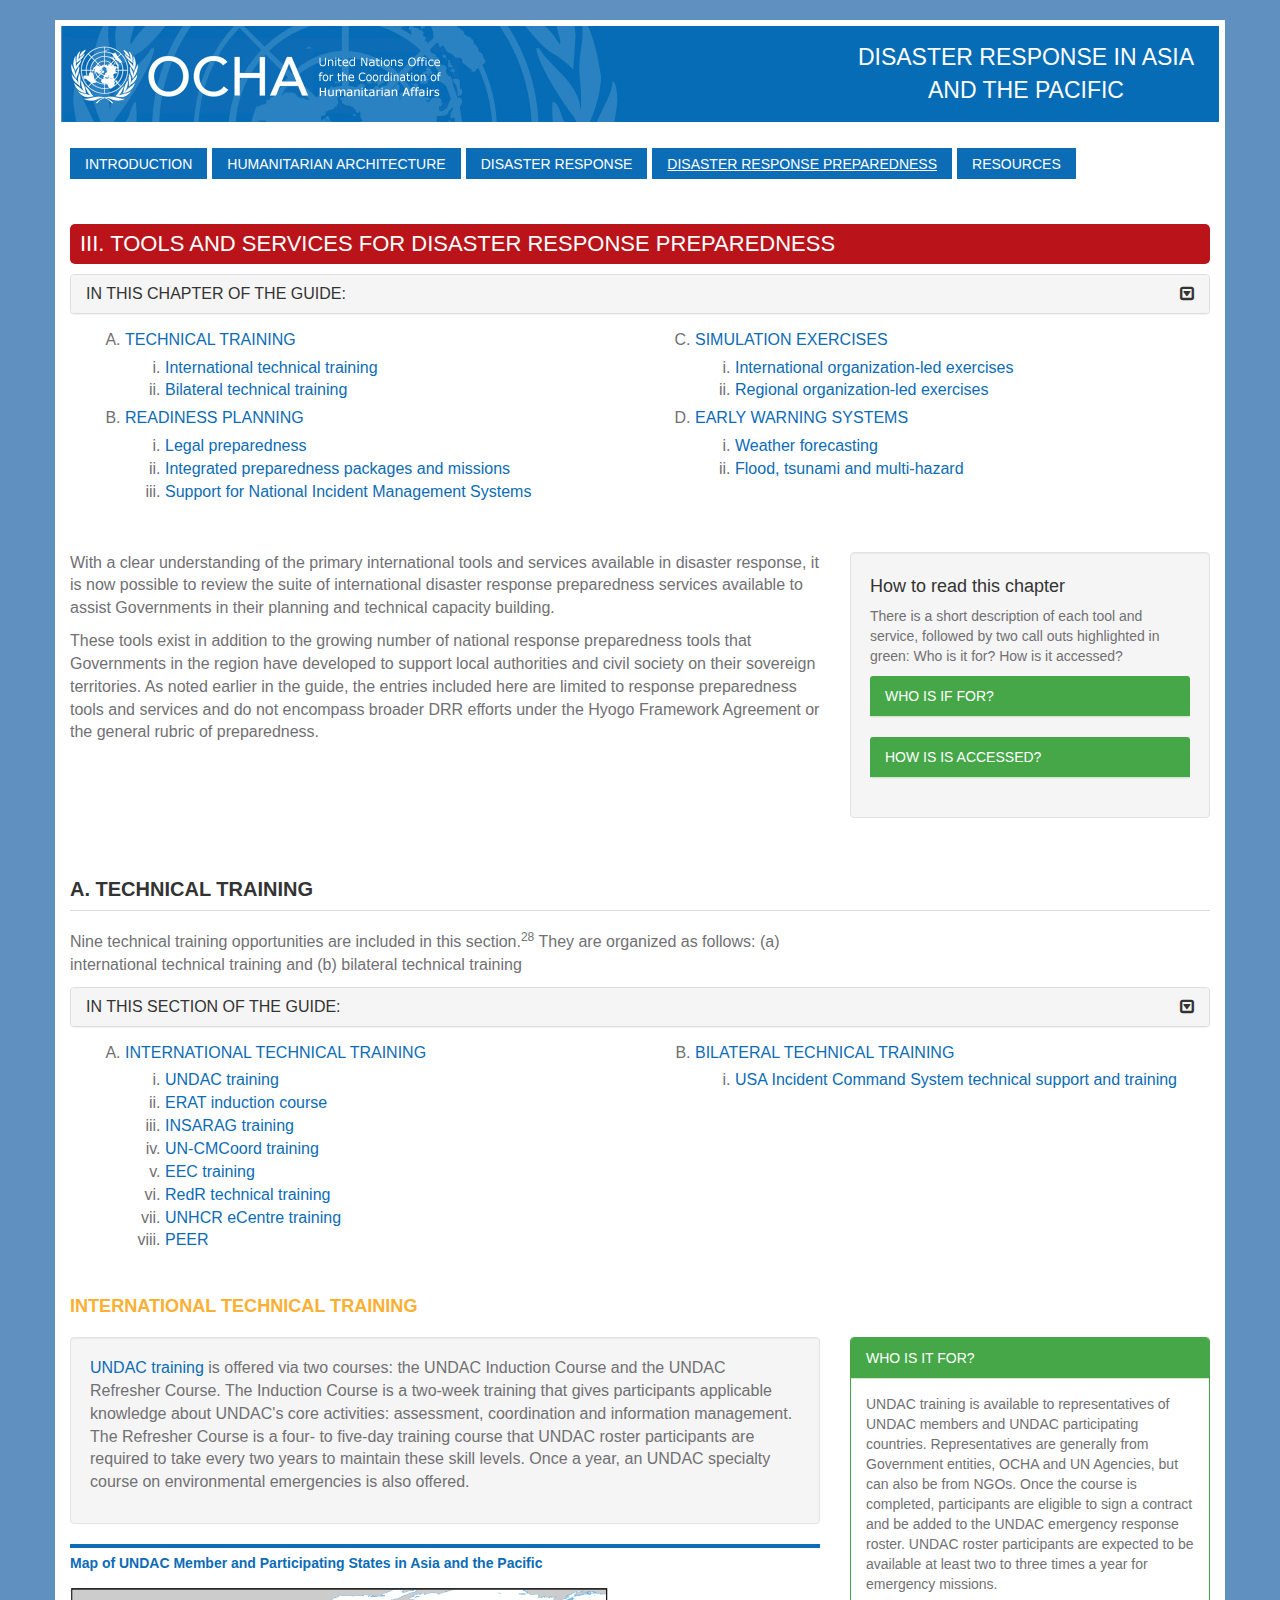
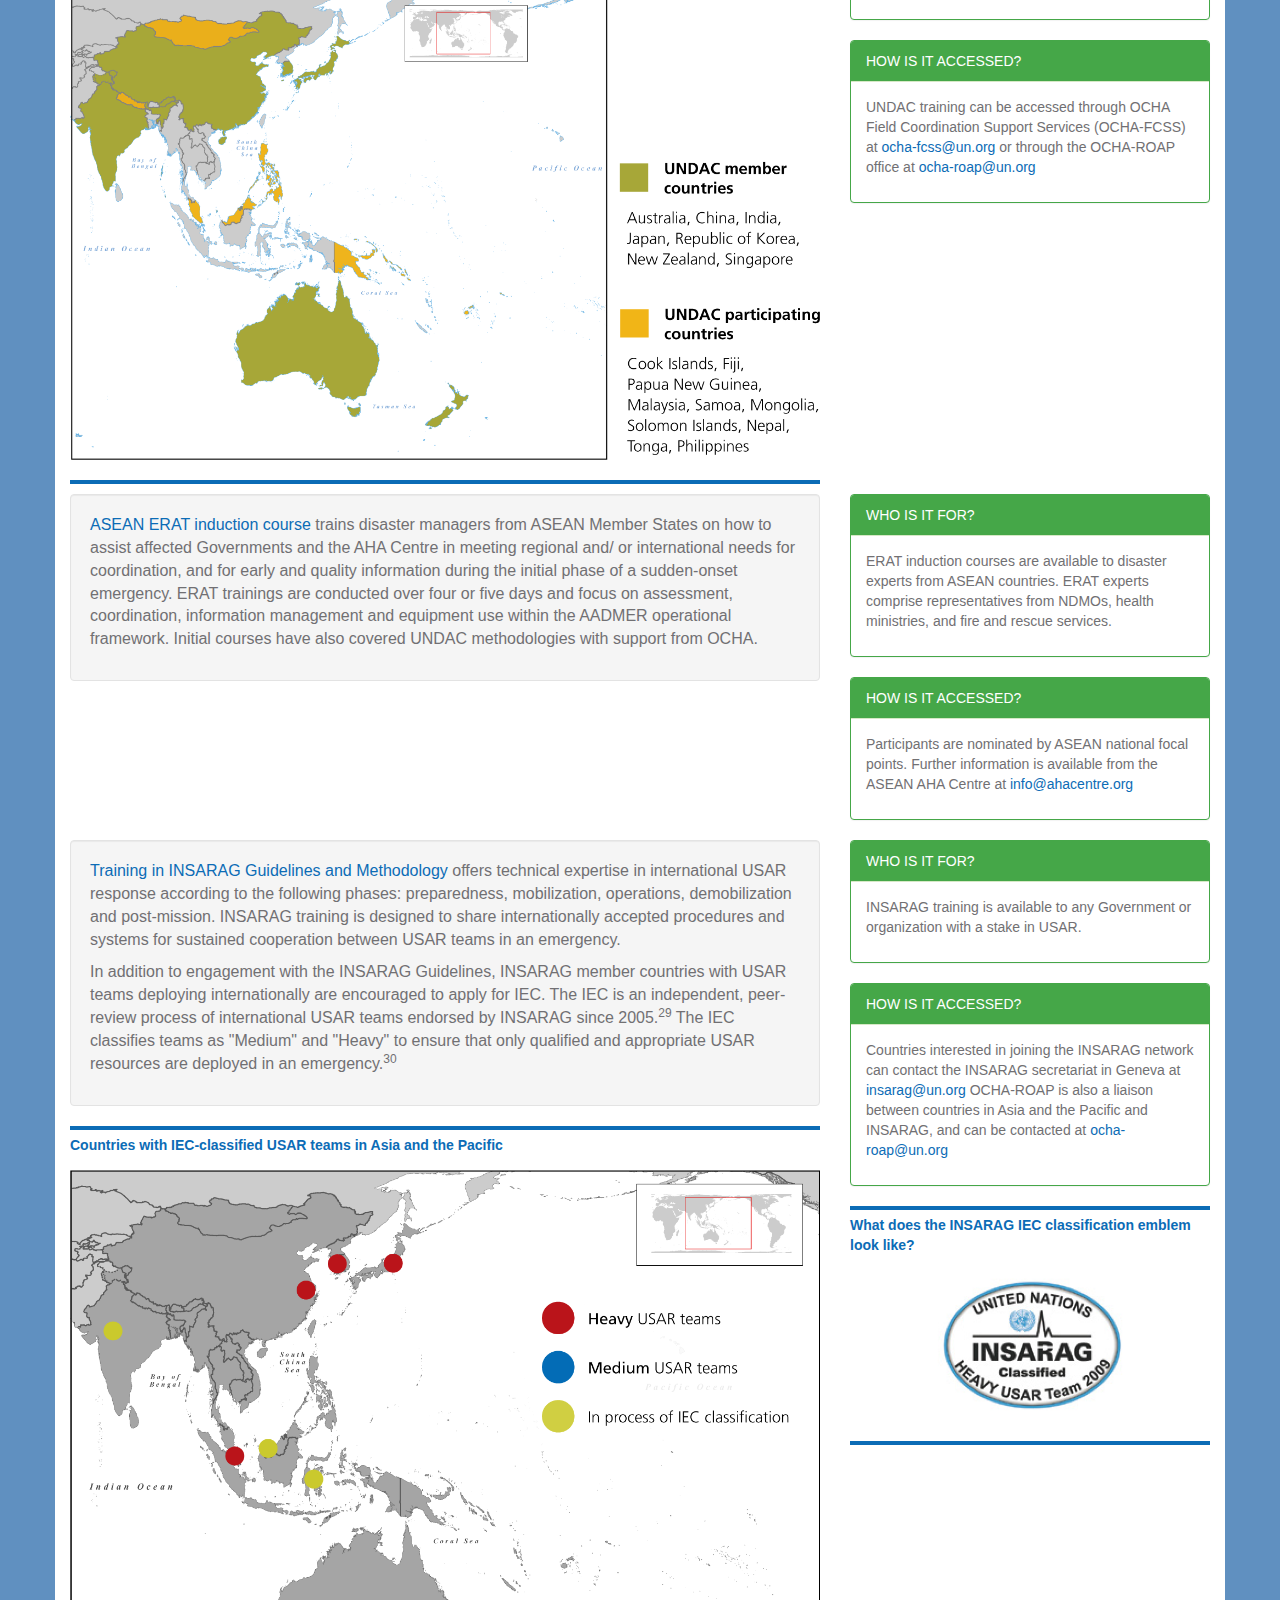
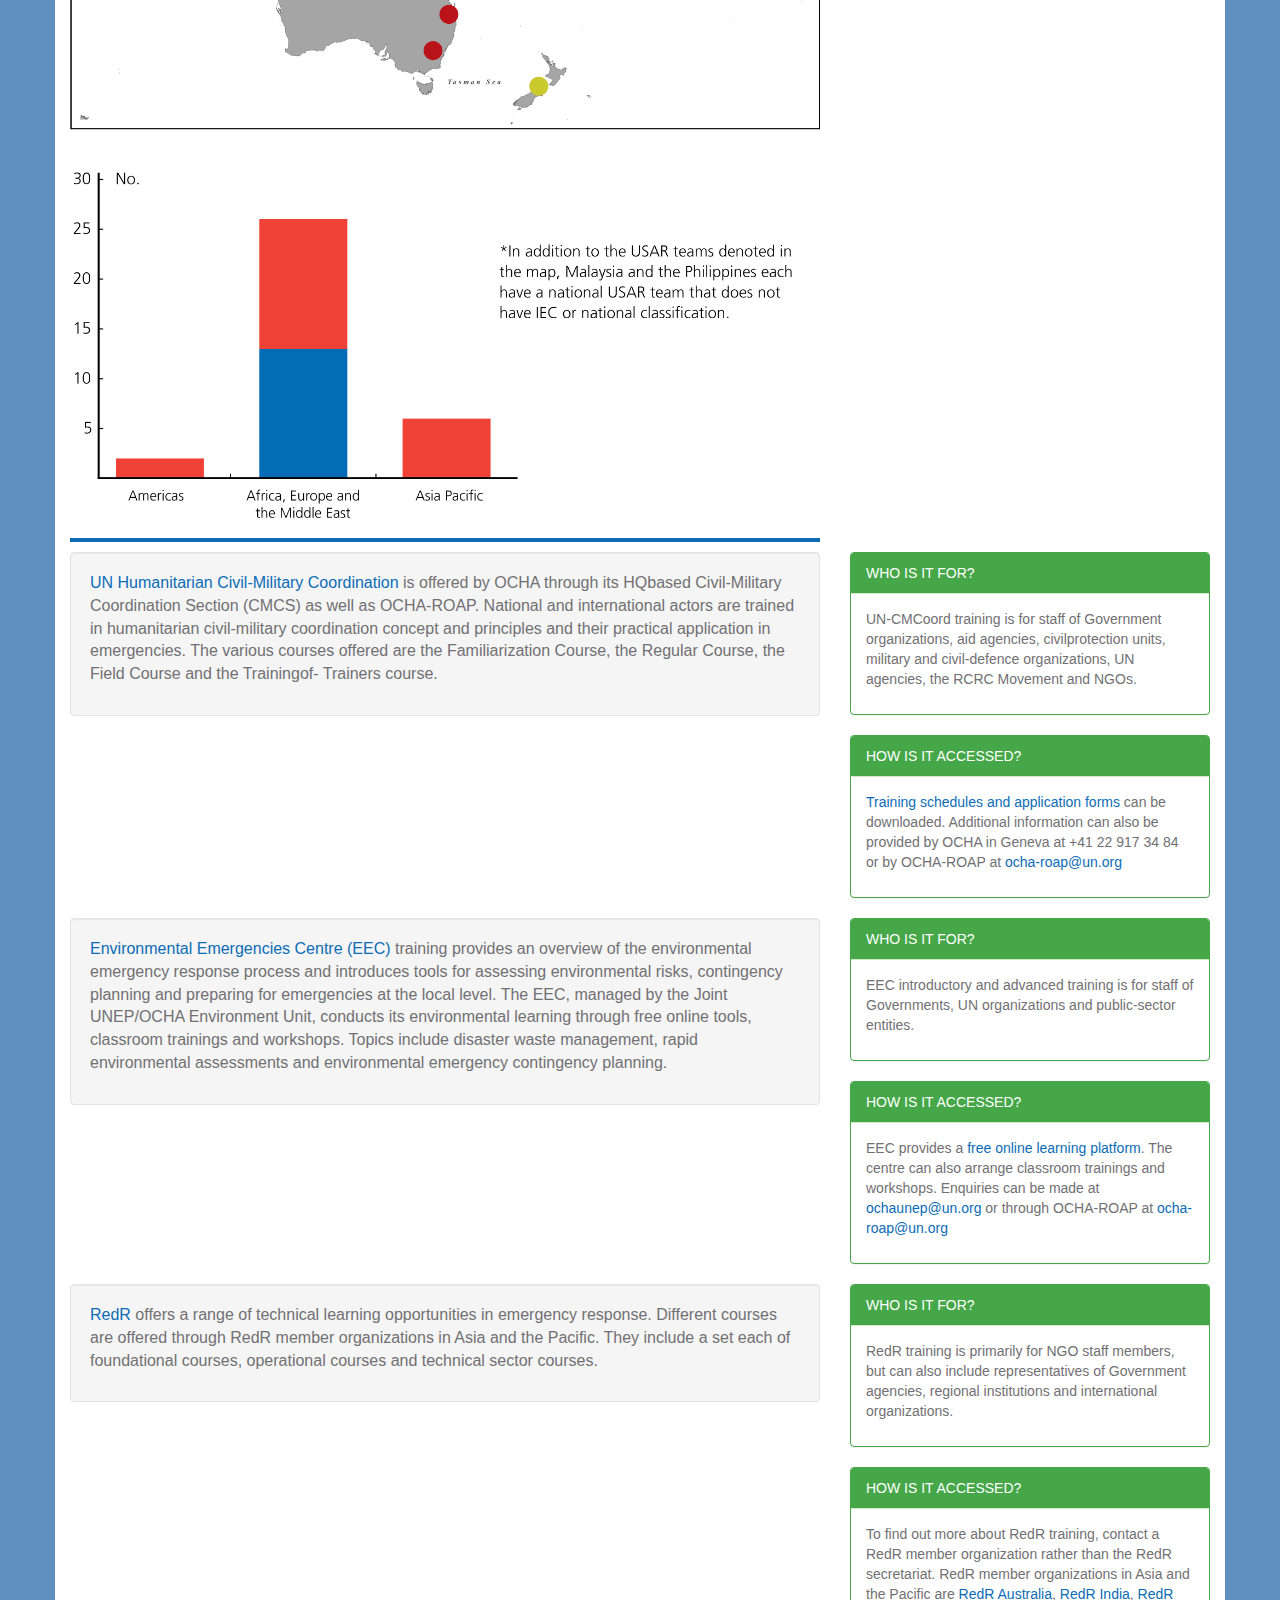
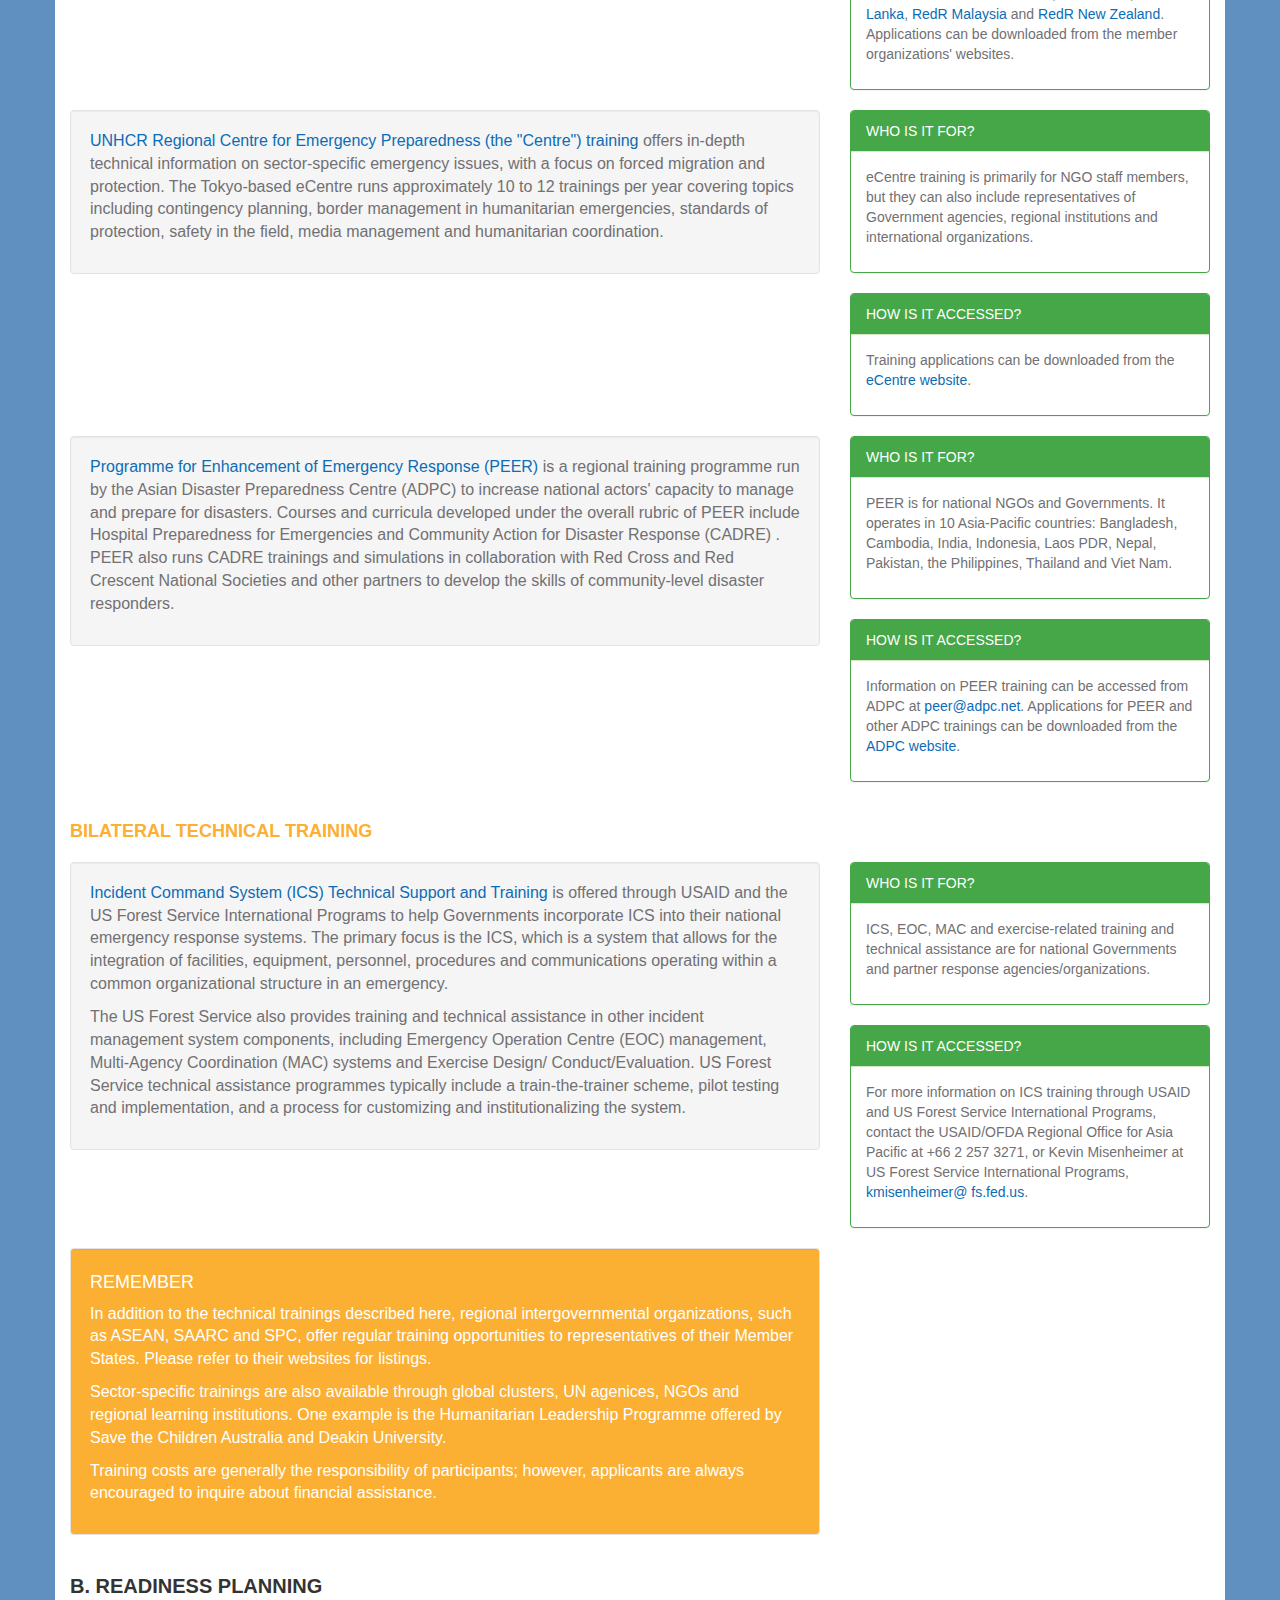
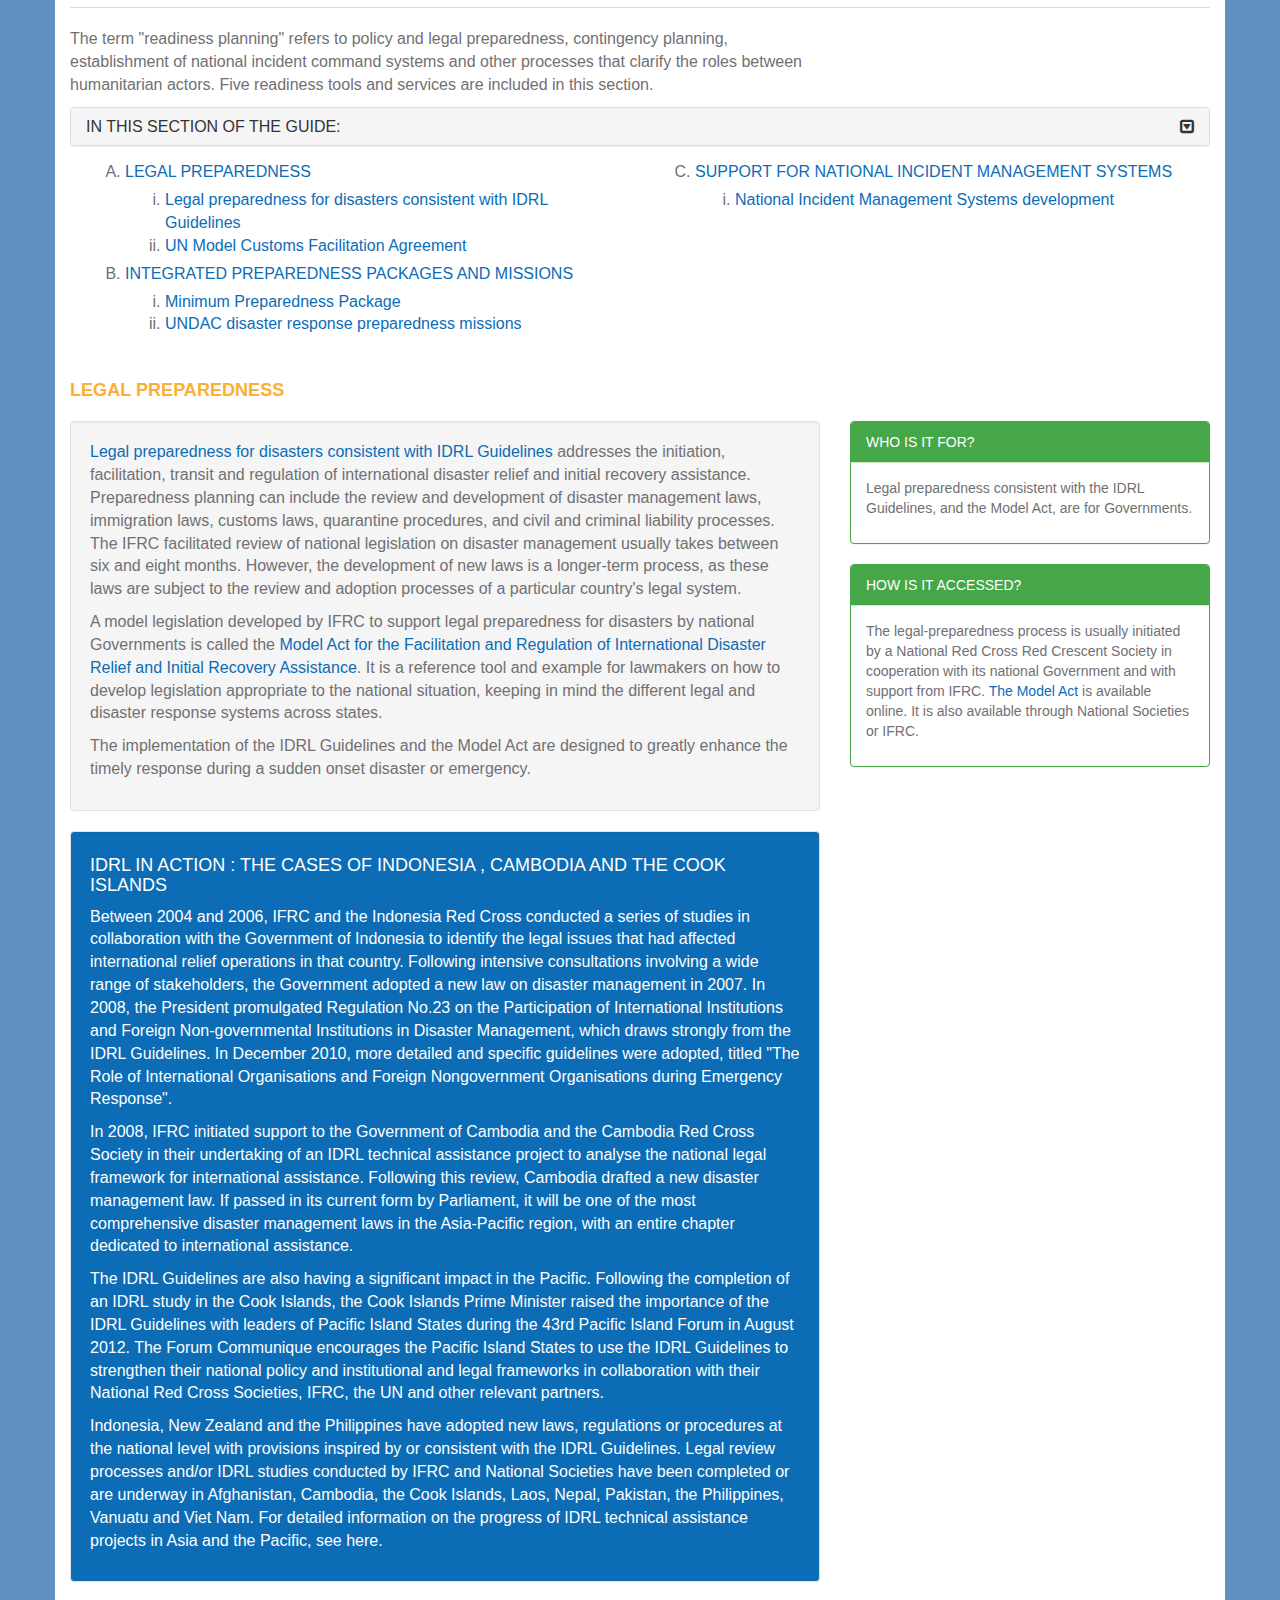
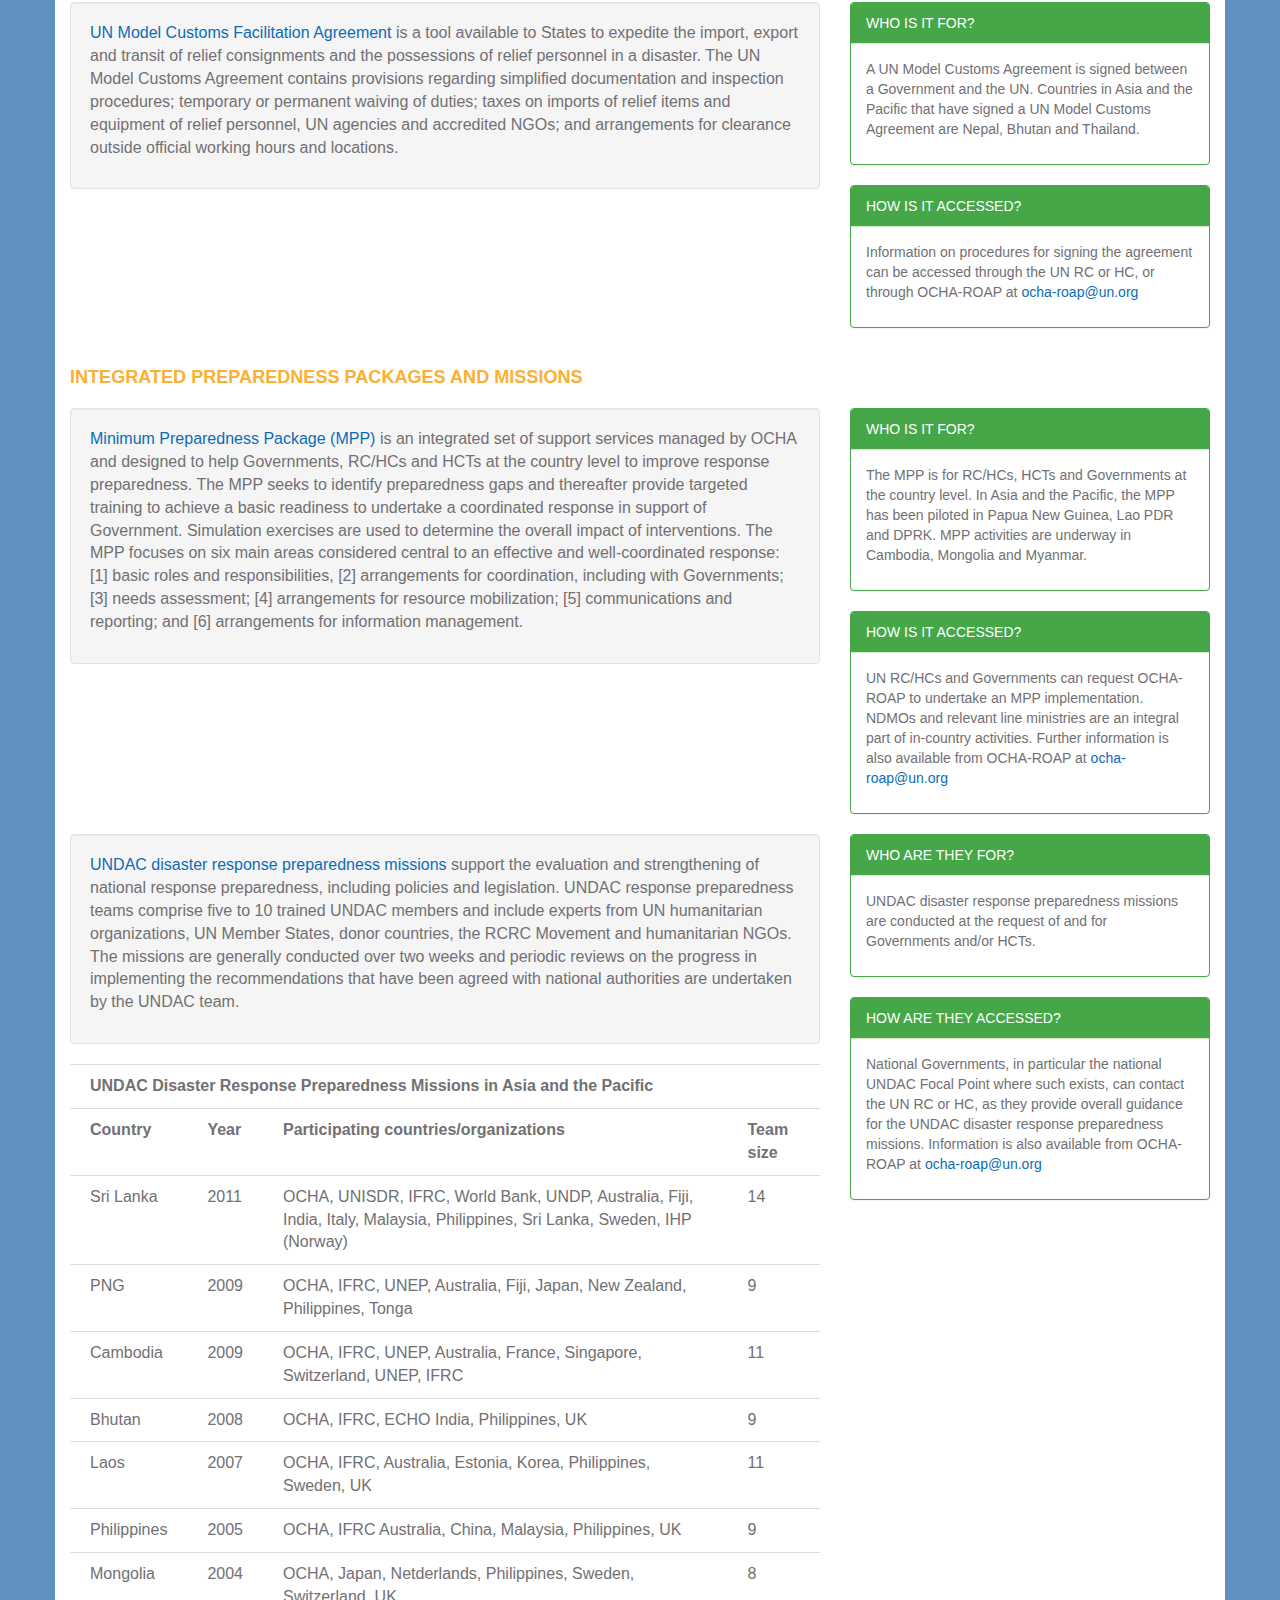
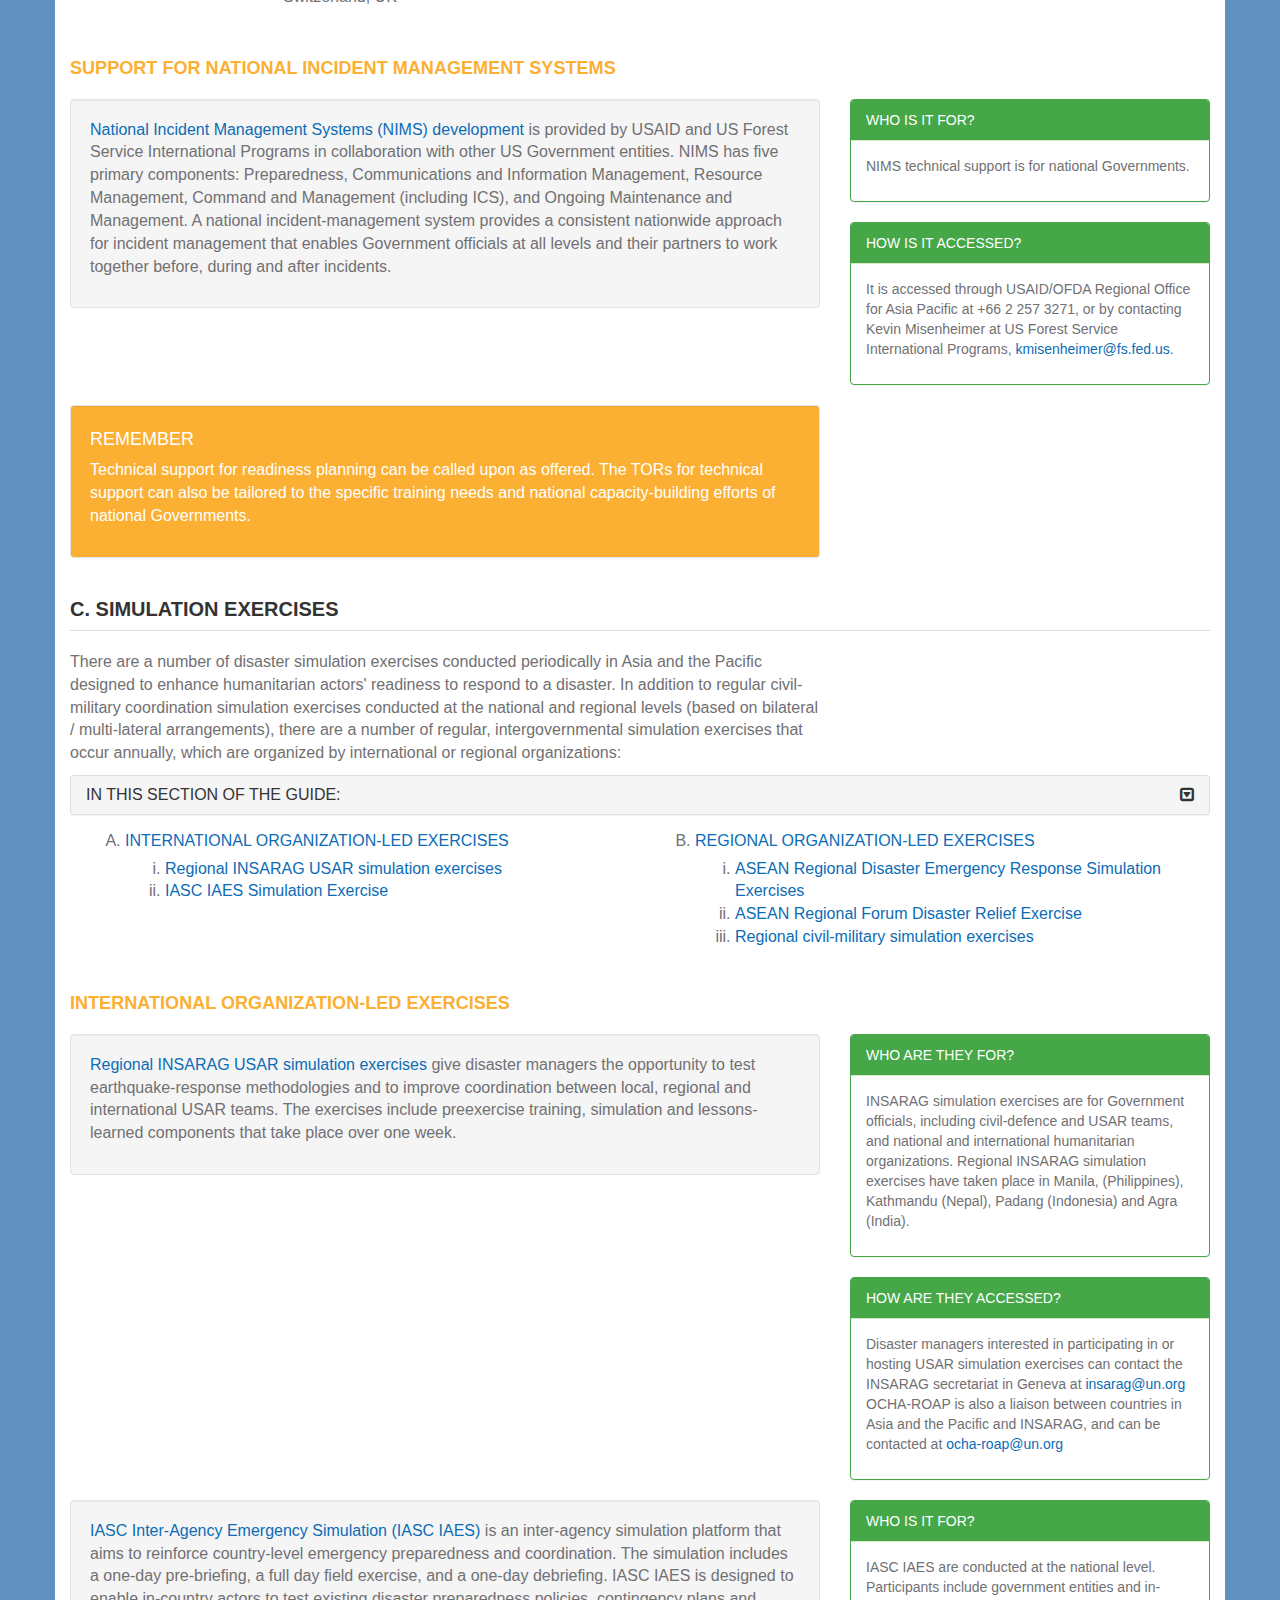
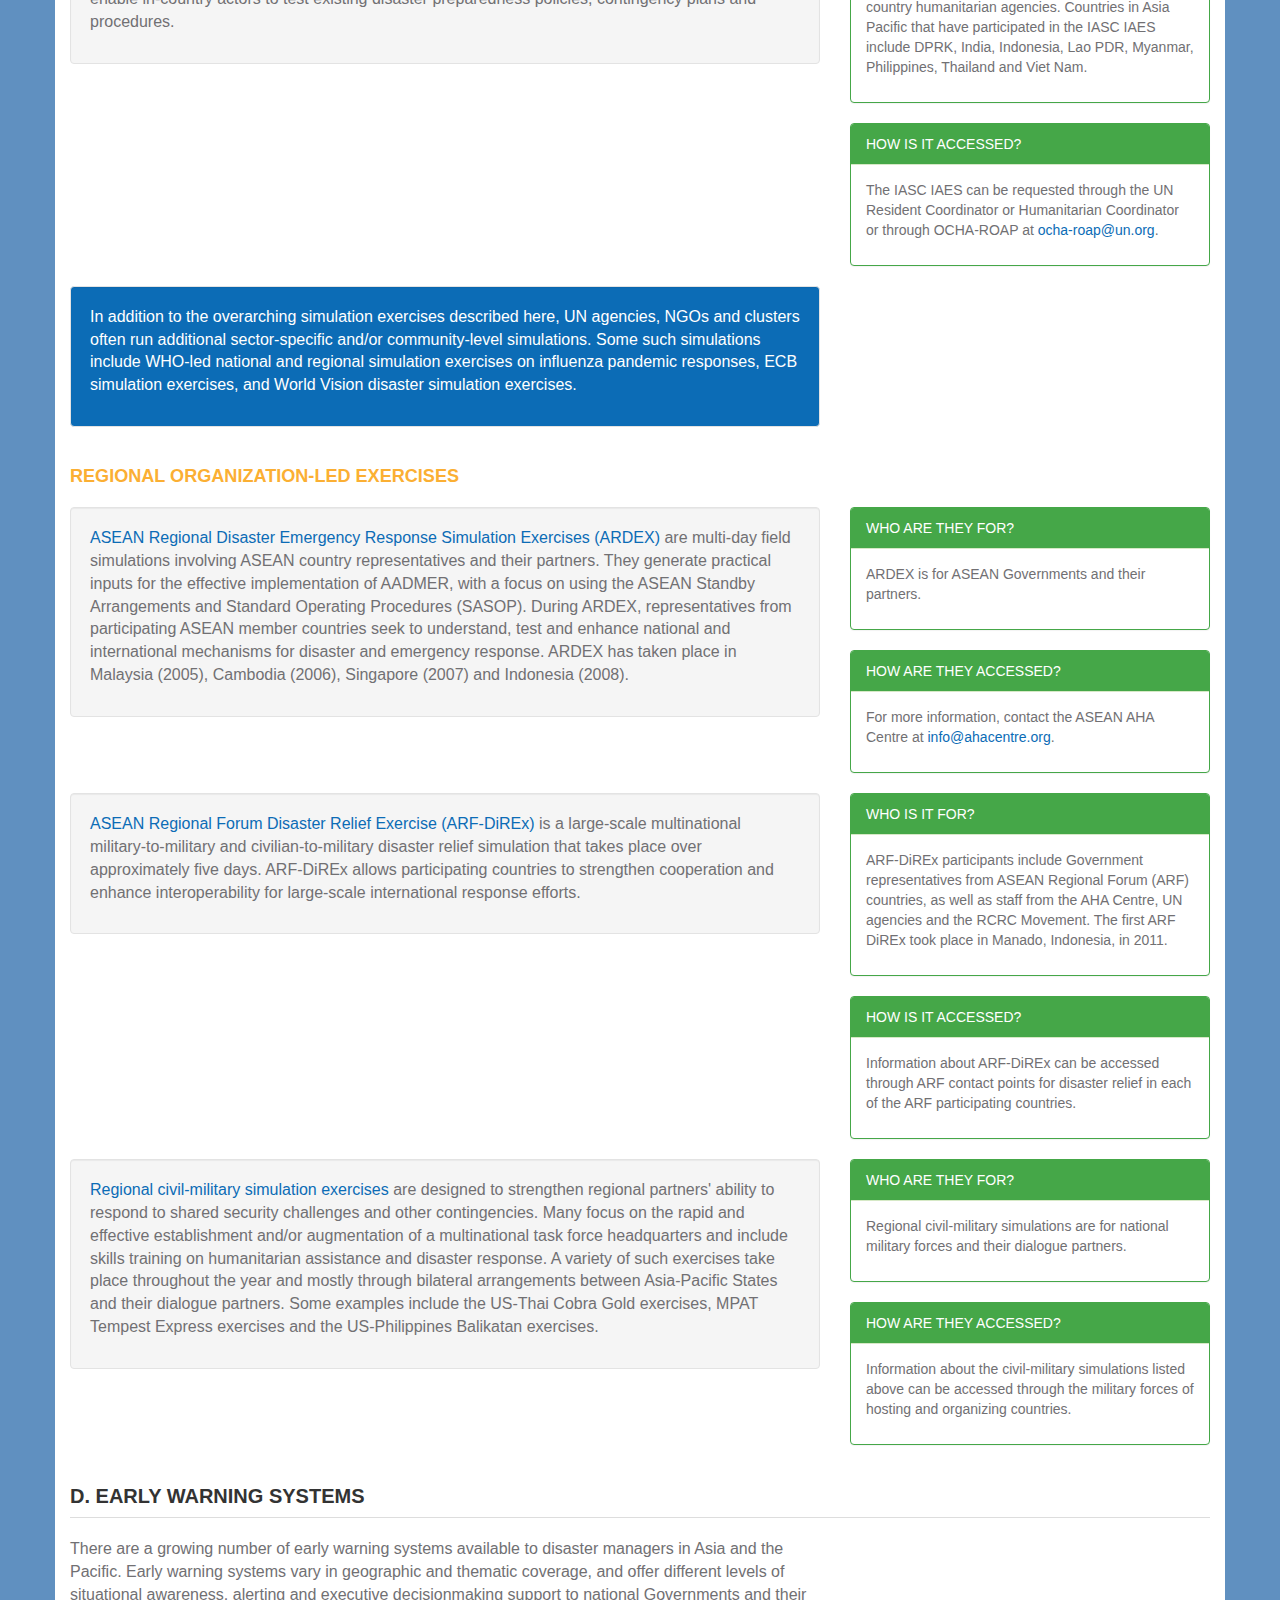
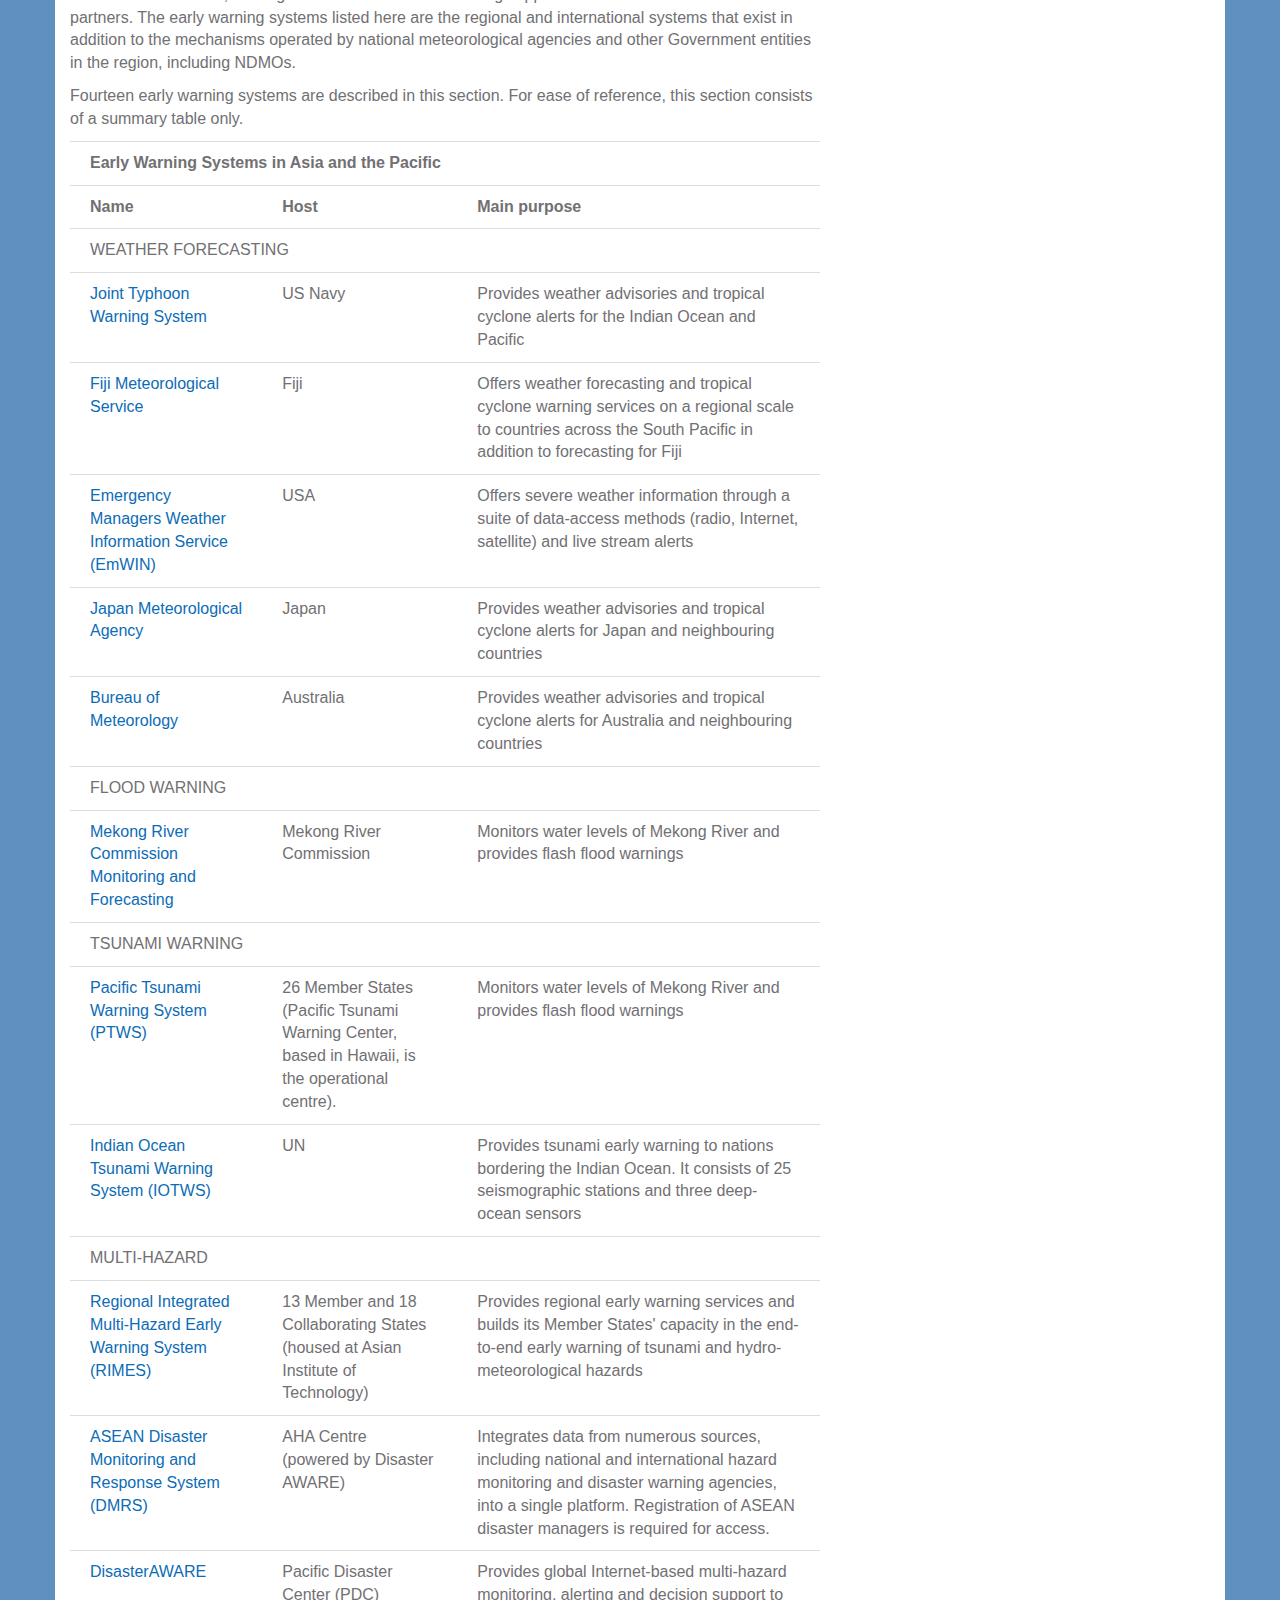
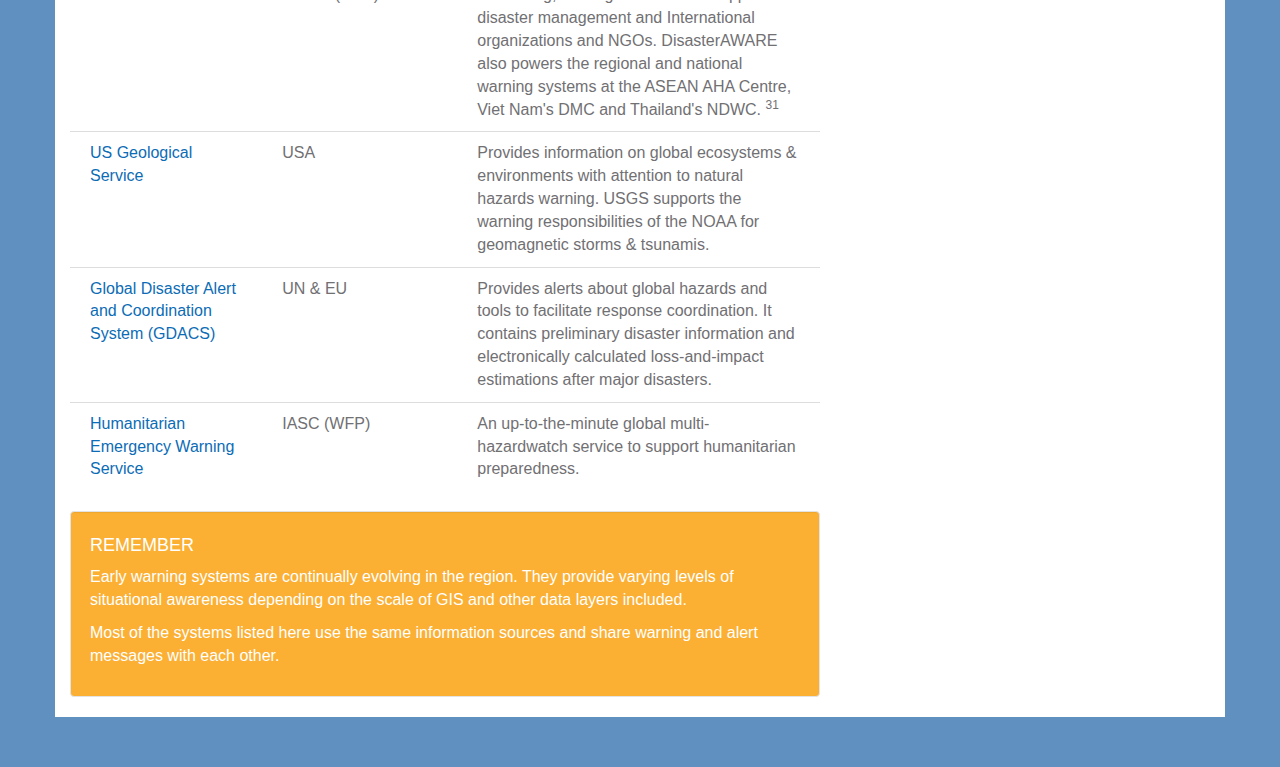
<file: ocha/ocha_tools_and_services_for_disaster_response_preparedness.html>
<!DOCTYPE html>
<html>
<head>
<title>UN OCHA | Disaster Response in Asia and the Pacific - TOOLS AND SERVICES FOR DISASTER RESPONSE PREPAREDNESS</title>
<link rel="stylesheet" type="text/css" href="bootstrap.css">
<link rel="stylesheet" href="font-awesome/css/font-awesome.min.css">
<link rel="stylesheet" type="text/css" href="ocha_disaster_response.css">
</head>

<body>
<a href="#top" class="back-to-top" title="back to top"><i class="icon-arrow-up icon-2x"></i></a>
	<div class="main">
		<!-- Fixed navbar -->
		<div class="navbar navbar-default">
			<div class="container no-pad">
				<a href="ocha_disaster_response.html">
					<div class="row logo">
						<div class="col-md-8">
							<img src="images/logo.png" class="img-responsive"></img>
						</div>
						<div class="col-md-4">
							<div class="logo-title">DISASTER RESPONSE IN ASIA AND THE
								PACIFIC</div>
						</div>
					</div>
				</a>
			</div>
			<div class="container">
				<div class="navbar-header">
					<button data-target=".navbar-collapse" data-toggle="collapse"
						class="navbar-toggle" type="button">
						<span class="icon-bar"></span> <span class="icon-bar"></span> <span
							class="icon-bar"></span>
					</button>
				</div>
				<div class="collapse navbar-collapse">
					<ul class="nav navbar-nav">
						<li><a href="ocha_disaster_response_introduction.html">Introduction</a></li>
						<li><a
							href="ocha_international_humanitarian_architecture.html">Humanitarian
								Architecture</a></li>
						<li><a
							href="ocha_tools_and_services_for_disaster_response.html">Disaster
								Response</a></li>
						<li class="active"><a
							href="ocha_tools_and_services_for_disaster_response_preparedness.html">Disaster
								Response Preparedness</a></li>
						<li><a href="ocha_resources.html">Resources</a></li>
					</ul>
				</div>
				<!--/.nav-collapse -->
			</div>
		</div>

		<!-- Begin page content -->
		<div class="container">
			<div class="grey-box">
				<div class="row">
					<div class="col-md-12">
						<h1>III. TOOLS AND SERVICES FOR DISASTER RESPONSE PREPAREDNESS</h1>
						<div class="panel-group" id="accordion">
							<div class="panel panel-default">
								<div class="panel-heading">
									<h4 class="panel-title">
										<a class="accordion-toggle" data-toggle="collapse"
											data-parent="#accordion" href="#collapseOne"> In this
											chapter of the guide: <i class="icon-collapse"></i>
										</a>
									</h4>
								</div>
							</div>
							<!--/col-md-12-->
						</div>
						<!--/row-->
						<div class="row">
							<div id="collapseOne" class="panel-collapse collapse in">
								<div class="panel-body">
									<div class="col-md-6">
										<ol type="A">
											<li><a href="#Technical Training">Technical Training</a>
												<ol type="i">
													<li><a
														href="#International technical training">International technical training</a></li>
													<li><a
														href="#Bilateral technical training">Bilateral technical training</a></li>
												</ol></li>
											<li><a href="#Readiness planning">Readiness Planning</a>
												<ol type="i">
													<li><a
														href="#Legal preparedness">Legal preparedness</a></li>
													<li><a
														href="#Integrated preparedness packages and missions">Integrated preparedness packages and missions</a></li>
													<li><a
														href="#Support for National Incident Management Systems">Support for National Incident Management Systems</a></li>
											</ol></li>
										</ol>
									</div>
									<!--/col-md-6-->
									<div class="col-md-6">
										<ol type="A" start="3">
											<li><a href="#Simulation exercises">Simulation exercises</a>
												<ol type="i">
													<li><a href="#International organization-led exercises">International organization-led exercises</a></li>
													<li><a href="#Regional organization-led exercises">Regional organization-led exercises</a></li>
												</ol></li>
											<li><a href="#Early warning systems">Early warning systems</a>
												<ol type="i">
													<li><a href="#Early warning systems">Weather forecasting</a></li>
													<li><a href="#Early warning systems">Flood, tsunami and multi-hazard</a></li>
												</ol></li>
										</ol>
									</div>
								</div>
							</div>
						</div>
					</div>
				</div>
				<!-- /row -->
<br/>
<div class="row">
<div class="col-md-8">
<p>				
With a clear understanding of the primary international tools and services available
in disaster response, it is now possible to review the suite of international disaster
response preparedness services available to assist Governments in their planning and
technical capacity building.
</p>
<p>
These tools exist in addition to the growing number of national response preparedness
tools that Governments in the region have developed to support local authorities and
civil society on their sovereign territories. As noted earlier in the guide, the entries
included here are limited to response preparedness tools and services and do not
encompass broader DRR efforts under the Hyogo Framework Agreement or the
general rubric of preparedness.
</p>
</div><!--/col-->
<div class="col-md-4">
						<div class="well">
							<h4>How to read this chapter</h4>
							<p>There is a short description of each tool and service, followed
							by two call outs highlighted in green: Who is it for? How is it accessed?</p>
							<div class="panel panel-success panel-noborder">
								<div class="panel-heading">
									<!--<i class="icon-user"></i>--> Who is if for?
								</div>
							</div>
							<div class="panel panel-success panel-noborder">
								<div class="panel-heading">
									<!--<i class="icon-unlock"></i>--> How is is accessed?
								</div>
							</div>
						</div>
					</div>
</div><!--/col-md-4 -->
</div><!--/row-->

<div class="row">
<div class="col-md-12">
<h2><a name="Technical Training">A. Technical Training</a></h2>
</div>
</div>

            <div class="row">
				<div class="col-md-8">
					<p>Nine technical training opportunities are included in this section.<sup class="pop" data-toggle="popover" data-content="Additional trainings worldwide are regularly listed on ReliefWeb. For further info, access <a href='http://reliefweb.int/training'>here</a>">28</sup> They are organized
as follows: (a) international technical training and (b) bilateral technical training</p>
				</div>
				<!--/col-md-8-->
			</div>
			<!--/row-->

			<div class="row">
				<div class="col-md-12">
					<div class="panel-group" id="section1">
						<div class="panel panel-default">
							<div class="panel-heading">
								<h4 class="panel-title">
									<a class="accordion-toggle" data-toggle="collapse"
										data-parent="#section1" href="#collapseTwo"> In this
										section of the guide: <i class="icon-collapse"></i>
									</a>
								</h4>
							</div>
						</div>
						<!--/col-md-12-->
					</div>
				</div>
			</div>

			<div class="row">
				<div id="collapseTwo" class="panel-collapse collapse in">
					<div class="panel-body">
						<div class="col-md-6">
							<ol type="A">
								<li><a href="#International technical training">International technical training</a>
									<ol type="i">
										<li><a href="#UNDAC training">UNDAC training</a></li>
										<li><a href="#ERAT induction course">ERAT induction course</a></li>
										<li><a href="#INSARAG training">INSARAG training</a></li>
										<li><a href="#UN-CMCoord training">UN-CMCoord training</a></li>
										<li><a href="#EEC training">EEC training</a></li>
										<li><a href="#RedR technical training">RedR technical training</a></li>
										<li><a href="#UNHCR eCentre training">UNHCR eCentre training</a></li>
										<li><a href="#PEER">PEER</a></li>
									</ol></li>
							</ol>
						</div>
						<!--/col-md-6-->
						<div class="col-md-6">
							<ol type="A" start="2">
								<li><a href="#Bilateral technical training">Bilateral technical training</a>
									<ol type="i">
										<li><a href="#USA Incident Command System technical support and training">USA Incident Command System technical support and training</a></li>
									</ol></li>
							</ol>
						</div>
					</div>
				</div>
			</div>
			
			
<div class="row">
<div class="col-md-12">
<h3><a name="International technical training">International technical training</a></h3>
</div>
</div>


<div class="row">
<div class="col-md-8">
<div class="well">
<p>
<a name="UNDAC training" href="http://www.unocha.org/what-we-do/coordination-tools/undac/methodology-training">UNDAC training</a> is offered via two courses: the UNDAC Induction Course and the
UNDAC Refresher Course. The Induction Course is a two-week training that gives
participants applicable knowledge about UNDAC's core activities: assessment,
coordination and information management. The Refresher Course is a four- to five-day
training course that UNDAC roster participants are required to take every two years to
maintain these skill levels. Once a year, an UNDAC specialty course on environmental
emergencies is also offered.
</p>
</div><!-- /well -->
<div class="figure more-margin">
	<div class="figure-label">Map of UNDAC Member and Participating States in Asia and the Pacific</div>
	<img src="images/figure12.png" class="img-responsive"
		alt="Map of UNDAC Member and Participating States in Asia and the Pacific"></img>
</div>
</div><!--/col-md-8-->
<div class="col-md-4">
<div class="panel panel-success">
	<div class="panel-heading">
		<!--<i class="icon-user"></i>--> Who is it for?
	</div>
	<div class="panel-body">
		<p>UNDAC training is available to representatives of UNDAC members and UNDAC
participating countries. Representatives are generally from Government entities,
OCHA and UN Agencies, but can also be from NGOs. Once the course is completed,
participants are eligible to sign a contract and be added to the UNDAC emergency
response roster. UNDAC roster participants are expected to be available at least two
to three times a year for emergency missions.</p>
	</div>
</div>
<div class="panel panel-success">
	<div class="panel-heading">
		<!--<i class="icon-unlock"></i>--> How is it accessed?
	</div>
	<div class="panel-body">
		<p>UNDAC training can be accessed through OCHA Field Coordination Support Services
(OCHA-FCSS) at <a href="mailto:ocha-fcss@un.org">ocha-fcss@un.org</a> or through the OCHA-ROAP office at 
<a href="mailto:ocha-roap@un.org">ocha-roap@un.org</a></p>
    </div>
</div>
</div><!--/col-md-4-->
</div><!--/row -->

<div class="row">
<div class="col-md-8">
<div class="well">
<p>
<a name="ERAT induction course" href="http://www.ahacentre.org/">ASEAN ERAT induction course</a> trains disaster managers from ASEAN Member States
on how to assist affected Governments and the AHA Centre in meeting regional and/
or international needs for coordination, and for early and quality information during
the initial phase of a sudden-onset emergency. ERAT trainings are conducted over four
or five days and focus on assessment, coordination, information management and
equipment use within the AADMER operational framework. Initial courses have also
covered UNDAC methodologies with support from OCHA.
</p>
</div><!-- /well -->
</div><!--/col-md-8-->
<div class="col-md-4">
<div class="panel panel-success">
	<div class="panel-heading">
		<!--<i class="icon-user"></i>--> Who is it for?
	</div>
	<div class="panel-body">
		<p>ERAT induction courses are available to disaster experts from ASEAN countries. ERAT
experts comprise representatives from NDMOs, health ministries, and fire and rescue
services.</p>
	</div>
</div>
<div class="panel panel-success">
	<div class="panel-heading">
		<!--<i class="icon-unlock"></i>--> How is it accessed?
	</div>
	<div class="panel-body">
		<p>Participants are nominated by ASEAN national focal points. Further information is
available from the ASEAN AHA Centre at <a href="mailto:info@ahacentre.org">info@ahacentre.org</a></p>
    </div>
</div>
</div><!--/col-md-4-->
</div><!--/row -->

<div class="row">
<div class="col-md-8">
<div class="well">
<p>
<a name="INSARAG training" href="http://www.insarag.org/en/methodology/guidelines.html">Training in INSARAG Guidelines and Methodology</a> offers technical expertise
in international USAR response according to the following phases: preparedness,
mobilization, operations, demobilization and post-mission. INSARAG training is
designed to share internationally accepted procedures and systems for sustained
cooperation between USAR teams in an emergency.
</p>
<p>
In addition to engagement with the INSARAG Guidelines, INSARAG member countries
with USAR teams deploying internationally are encouraged to apply for IEC. The IEC
is an independent, peer-review process of international USAR teams endorsed by
INSARAG since 2005.<sup class="pop" data-toggle="popover" data-content="It should be noted that IEC Classification is a multi-year process and there is a waitlist to become certified. IEC
teams are expected to undergo reclassification once every five years.">29</sup> The IEC classifies teams as "Medium" and "Heavy" to ensure
that only qualified and appropriate USAR resources are deployed in an emergency.<sup class="pop" data-toggle="popover" data-content="'Light' USAR teams are also very important due to their speed and agility in reaching disaster-affected
communities, but they are primarily designed for deployment at the national level.">30</sup>
</p>
</div><!-- /well -->
<div class="figure more-margin">
	<div class="figure-label">Countries with IEC-classified USAR teams in Asia and the Pacific</div>
	<img src="images/figure14.png" class="img-responsive"
		alt="Countries with IEC-classified USAR teams in Asia and the Pacific"></img>
</div>
</div><!--/col-md-8-->
<div class="col-md-4">
<div class="panel panel-success">
	<div class="panel-heading">
		<!--<i class="icon-user"></i>--> Who is it for?
	</div>
	<div class="panel-body">
		<p>INSARAG training is available to any Government or organization with a stake in USAR.</p>
	</div>
</div>
<div class="panel panel-success">
	<div class="panel-heading">
		<!--<i class="icon-unlock"></i>--> How is it accessed?
	</div>
	<div class="panel-body">
		<p>Countries interested in joining the INSARAG network can contact the INSARAG
secretariat in Geneva at <a href="mailto:insarag@un.org">insarag@un.org</a> OCHA-ROAP is also a liaison between
countries in Asia and the Pacific and INSARAG, and can be contacted at <a href="mailto:ocha-roap@un.org">ocha-roap@un.org</a></p>
    </div>
</div>
<div class="figure more-margin">
	<div class="figure-label">What does the INSARAG IEC classification emblem look like?</div>
	<img src="images/figure13.png" class="img-responsive"
		alt="What does the INSARAG IEC classification emblem look like?"></img>
</div>
</div><!--/col-md-4-->
</div><!--/row -->

<div class="row">
<div class="col-md-8">
<div class="well">
<p>
<a name="UN-CMCoord training" href="http://www.unocha.org/what-we-do/coordination-tools/UN-CMCoord/training-partnerships">UN Humanitarian Civil-Military Coordination</a> is offered by OCHA through its HQbased
Civil-Military Coordination Section (CMCS) as well as OCHA-ROAP. National and
international actors are trained in humanitarian civil-military coordination concept and
principles and their practical application in emergencies. The various courses offered
are the Familiarization Course, the Regular Course, the Field Course and the Trainingof-
Trainers course.
</p>
</div><!-- /well -->
</div><!--/col-md-8-->
<div class="col-md-4">
<div class="panel panel-success">
	<div class="panel-heading">
		<!--<i class="icon-user"></i>--> Who is it for?
	</div>
	<div class="panel-body">
		<p>UN-CMCoord training is for staff of Government organizations, aid agencies, civilprotection
units, military and civil-defence organizations, UN agencies, the RCRC
Movement and NGOs.</p>
	</div>
</div>
<div class="panel panel-success">
	<div class="panel-heading">
		<!--<i class="icon-unlock"></i>--> How is it accessed?
	</div>
	<div class="panel-body">
		<p><a href="http://www.unocha.org/what-we-do/coordination-tools/UN-CMCoord/training-partnerships">Training schedules and application forms</a> can be downloaded. Additional information
can also be provided by OCHA in Geneva at +41 22 917 34 84 or by OCHA-ROAP at <a href="mailto:ocha-roap@un.org">ocha-roap@un.org</a></p>
    </div>
</div>
</div><!--/col-md-4-->
</div><!--/row -->

<div class="row">
<div class="col-md-8">
<div class="well">
<p>
<a name="EEC training" href="http://www.eecentre.org/">Environmental Emergencies Centre (EEC)</a> training provides an overview of the
environmental emergency response process and introduces tools for assessing
environmental risks, contingency planning and preparing for emergencies at the local
level. The EEC, managed by the Joint UNEP/OCHA Environment Unit, conducts its
environmental learning through free online tools, classroom trainings and workshops.
Topics include disaster waste management, rapid environmental assessments and
environmental emergency contingency planning.
</p>
</div><!-- /well -->
</div><!--/col-md-8-->
<div class="col-md-4">
<div class="panel panel-success">
	<div class="panel-heading">
		<!--<i class="icon-user"></i>--> Who is it for?
	</div>
	<div class="panel-body">
		<p>EEC introductory and advanced training is for staff of Governments, UN organizations
and public-sector entities.</p>
	</div>
</div>
<div class="panel panel-success">
	<div class="panel-heading">
		<!--<i class="icon-unlock"></i>--> How is it accessed?
	</div>
	<div class="panel-body">
		<p>EEC provides a <a href="http://www.eecentre.org/Training.aspx">free online learning platform</a>. The centre can also arrange classroom
trainings and workshops. Enquiries can be made at <a href="mailto:ochaunep@un.org">ochaunep@un.org</a> or through
OCHA-ROAP at <a href="mailto:ocha-roap@un.org">ocha-roap@un.org</a></p>
    </div>
</div>
</div><!--/col-md-4-->
</div><!--/row -->

<div class="row">
<div class="col-md-8">
<div class="well">
<p>
<a name="RedR technical training" href="http://www.redr.org/index.html">RedR</a> offers a range of technical learning opportunities in emergency response.
Different courses are offered through RedR member organizations in Asia and the
Pacific. They include a set each of foundational courses, operational courses and
technical sector courses.
</p>
</div><!-- /well -->
</div><!--/col-md-8-->
<div class="col-md-4">
<div class="panel panel-success">
	<div class="panel-heading">
		<!--<i class="icon-user"></i>--> Who is it for?
	</div>
	<div class="panel-body">
		<p>RedR training is primarily for NGO staff members, but can also include representatives
of Government agencies, regional institutions and international organizations.</p>
	</div>
</div>
<div class="panel panel-success">
	<div class="panel-heading">
		<!--<i class="icon-unlock"></i>--> How is it accessed?
	</div>
	<div class="panel-body">
		<p>To find out more about RedR training, contact a RedR member organization rather
than the RedR secretariat. RedR member organizations in Asia and the Pacific are <a href="http://www.redr.org.au/">RedR
Australia</a>, <a href="http://www.redr.org.in/">RedR India</a>, <a href="http://www.redr.org.lk/">RedR Lanka</a>, 
<a href="http://www.redrmalaysia.org.my/">RedR Malaysia</a> and <a href="http://www.redr.org.nz/">RedR New Zealand</a>. Applications
can be downloaded from the member organizations' websites.</p>
    </div>
</div>
</div><!--/col-md-4-->
</div><!--/row -->

<div class="row">
<div class="col-md-8">
<div class="well">
<p>
<a name="UNHCR eCentre training" href="http://www.the-ecentre.net/">UNHCR Regional Centre for Emergency Preparedness (the "Centre") training</a>
offers in-depth technical information on sector-specific emergency issues, with a focus
on forced migration and protection. The Tokyo-based eCentre runs approximately
10 to 12 trainings per year covering topics including contingency planning, border
management in humanitarian emergencies, standards of protection, safety in the field,
media management and humanitarian coordination.
</p>
</div><!-- /well -->
</div><!--/col-md-8-->
<div class="col-md-4">
<div class="panel panel-success">
	<div class="panel-heading">
		<!--<i class="icon-user"></i>--> Who is it for?
	</div>
	<div class="panel-body">
		<p>eCentre training is primarily for NGO staff members, but they can also include
representatives of Government agencies, regional institutions and international
organizations.</p>
	</div>
</div>
<div class="panel panel-success">
	<div class="panel-heading">
		<!--<i class="icon-unlock"></i>--> How is it accessed?
	</div>
	<div class="panel-body">
		<p>Training applications can be downloaded from the <a href="http://www.the-ecentre.net/">eCentre website</a>.</p>
    </div>
</div>
</div><!--/col-md-4-->
</div><!--/row -->

<div class="row">
<div class="col-md-8">
<div class="well">
<p>
<a name="PEER" href="http://www.adpc.net/blog/%3Fpage_id%3D2">Programme for Enhancement of Emergency Response (PEER)</a> is a regional training
programme run by the Asian Disaster Preparedness Centre (ADPC) to increase national
actors' capacity to manage and prepare for disasters. Courses and curricula developed
under the overall rubric of PEER include Hospital Preparedness for Emergencies and
Community Action for Disaster Response (CADRE) . PEER also runs CADRE trainings
and simulations in collaboration with Red Cross and Red Crescent National Societies
and other partners to develop the skills of community-level disaster responders.
</p>
</div><!-- /well -->
</div><!--/col-md-8-->
<div class="col-md-4">
<div class="panel panel-success">
	<div class="panel-heading">
		<!--<i class="icon-user"></i>--> Who is it for?
	</div>
	<div class="panel-body">
		<p>PEER is for national NGOs and Governments. It operates in 10 Asia-Pacific countries:
Bangladesh, Cambodia, India, Indonesia, Laos PDR, Nepal, Pakistan, the Philippines,
Thailand and Viet Nam.</p>
	</div>
</div>
<div class="panel panel-success">
	<div class="panel-heading">
		<!--<i class="icon-unlock"></i>--> How is it accessed?
	</div>
	<div class="panel-body">
		<p>Information on PEER training can be accessed from ADPC at <a href="mailto:peer%40adpc.net?subject=PEER">peer@adpc.net</a>.
Applications for PEER and other ADPC trainings can be downloaded from the <a href="http://www.adpc.net/2012">ADPC website</a>.</p>
    </div>
</div>
</div><!--/col-md-4-->
</div><!--/row -->

<div class="row">
<div class="col-md-12">
<h3><a name="Bilateral technical training">Bilateral technical training</a></h3>
</div>
</div>

<div class="row">
<div class="col-md-8">
<div class="well">
<p>
<a name="USA Incident Command System technical support and training" href="http://www.fs.fed.us/global/aboutus/dmp/welcome.htm#background">Incident Command System (ICS) Technical Support and Training</a> is offered
through USAID and the US Forest Service International Programs to help Governments
incorporate ICS into their national emergency response systems. The primary focus
is the ICS, which is a system that allows for the integration of facilities, equipment,
personnel, procedures and communications operating within a common organizational
structure in an emergency.
</p>
<p>
The US Forest Service also provides training and technical assistance in other incident
management system components, including Emergency Operation Centre (EOC)
management, Multi-Agency Coordination (MAC) systems and Exercise Design/
Conduct/Evaluation. US Forest Service technical assistance programmes typically
include a train-the-trainer scheme, pilot testing and implementation, and a process for
customizing and institutionalizing the system.
</p>
</div><!-- /well -->
</div><!--/col-md-8-->
<div class="col-md-4">
<div class="panel panel-success">
	<div class="panel-heading">
		<!--<i class="icon-user"></i>--> Who is it for?
	</div>
	<div class="panel-body">
		<p>ICS, EOC, MAC and exercise-related training and technical assistance are for national
Governments and partner response agencies/organizations.</p>
	</div>
</div>
<div class="panel panel-success">
	<div class="panel-heading">
		<!--<i class="icon-unlock"></i>--> How is it accessed?
	</div>
	<div class="panel-body">
		<p>For more information on ICS training through USAID and US Forest Service International
Programs, contact the USAID/OFDA Regional Office for Asia Pacific at +66 2 257 3271,
or Kevin Misenheimer at US Forest Service International Programs, <a href="mailto:kmisenheimer%40fs.fed.us?subject=ICS">kmisenheimer@
fs.fed.us</a>.</p>
    </div>
</div>
<!-- 
<div class="panel panel-warning">
<div class="panel-heading">
	REMEMBER
</div>
<div class="panel-body">
<p>
In addition to the technical trainings described here, regional
intergovernmental organizations, such as ASEAN, SAARC and SPC, offer
regular training opportunities to representatives of their Member
States. Please refer to their websites for listings.
</p>
<p>
Sector-specific trainings are also available through global clusters,
UN agenices, NGOs and regional learning institutions. One example is
the Humanitarian Leadership Programme offered by Save the Children
Australia and Deakin University.
</p>
<p>
Training costs are generally the responsibility of participants; however,
applicants are always encouraged to inquire about financial assistance.
</p>
</div>
</div> -->
</div><!--/col-md-4-->
</div><!--/row -->

<div class="row">
<div class="col-md-8">
<div class="well well-warning">
<h4>REMEMBER</h4>
<p>
In addition to the technical trainings described here, regional
intergovernmental organizations, such as ASEAN, SAARC and SPC, offer
regular training opportunities to representatives of their Member
States. Please refer to their websites for listings.
</p>
<p>
Sector-specific trainings are also available through global clusters,
UN agenices, NGOs and regional learning institutions. One example is
the Humanitarian Leadership Programme offered by Save the Children
Australia and Deakin University.
</p>
<p>
Training costs are generally the responsibility of participants; however,
applicants are always encouraged to inquire about financial assistance.
</p>
</div>
</div>
</div>


<div class="row">
<div class="col-md-12">
<h2><a name="Readiness planning">B. Readiness planning</a></h2>
</div>
</div>

            <div class="row">
				<div class="col-md-8">
					<p>The term "readiness planning" refers to policy and legal preparedness, contingency
planning, establishment of national incident command systems and other processes
that clarify the roles between humanitarian actors. Five readiness tools and services are
included in this section.</p>
				</div>
				<!--/col-md-8-->
			</div>
			<!--/row-->

			<div class="row">
				<div class="col-md-12">
					<div class="panel-group" id="section2">
						<div class="panel panel-default">
							<div class="panel-heading">
								<h4 class="panel-title">
									<a class="accordion-toggle" data-toggle="collapse"
										data-parent="#section2" href="#collapseThree"> In this
										section of the guide: <i class="icon-collapse"></i>
									</a>
								</h4>
							</div>
						</div>
						<!--/col-md-12-->
					</div>
				</div>
			</div>

			<div class="row">
				<div id="collapseThree" class="panel-collapse collapse in">
					<div class="panel-body">
						<div class="col-md-6">
							<ol type="A">
								<li><a href="#Legal preparedness">Legal preparedness</a>
									<ol type="i">
										<li><a href="#Legal preparedness for disasters consistent with IDRL Guidelines">Legal preparedness for disasters consistent with IDRL Guidelines</a></li>
										<li><a href="#UN Model Customs Facilitation Agreement">UN Model Customs Facilitation Agreement</a></li>
									</ol></li>
							    <li><a href="#Integrated preparedness packages and missions">Integrated preparedness packages and missions</a>
									<ol type="i">
										<li><a href="#Minimum Preparedness Package">Minimum Preparedness Package</a></li>
										<li><a href="#UNDAC disaster response preparedness missions">UNDAC disaster response preparedness missions</a></li>
									</ol></li>
							</ol>
						</div>
						<!--/col-md-6-->
						<div class="col-md-6">
							<ol type="A" start="3">
								<li><a href="#Support for National Incident Management Systems">Support for national incident management systems</a>
									<ol type="i">
										<li><a href="#National Incident Management Systems development">National Incident Management Systems development</a></li>
									</ol></li>
							</ol>
						</div>
					</div>
				</div>
			</div>
			
			
<div class="row">
<div class="col-md-12">
<h3><a name="Legal preparedness">Legal preparedness</a></h3>
</div>
</div>


<div class="row">
<div class="col-md-8">
<div class="well">
<p>
<a name="Legal preparedness for disasters consistent with IDRL Guidelines" href="http://www.ifrc.org/dl">Legal preparedness for disasters consistent with IDRL Guidelines</a> addresses the
initiation, facilitation, transit and regulation of international disaster relief and initial
recovery assistance. Preparedness planning can include the review and development of
disaster management laws, immigration laws, customs laws, quarantine procedures,
and civil and criminal liability processes. The IFRC facilitated review of national legislation
on disaster management usually takes between six and eight months. However, the
development of new laws is a longer-term process, as these laws are subject to the
review and adoption processes of a particular country's legal system.
</p>
<p>
A model legislation developed by IFRC to support legal preparedness for disasters by
national Governments is called the <a href="http://www.ifrc.org/PageFiles/88609/Pilot%2520Model%2520Act%2520on%2520IDRL%2520%28English%29.pdf">Model Act for the Facilitation and Regulation
of International Disaster Relief and Initial Recovery Assistance</a>. It is a reference
tool and example for lawmakers on how to develop legislation appropriate to the
national situation, keeping in mind the different legal and disaster response systems
across states.
</p>
<p>
The implementation of the IDRL Guidelines and the Model Act are designed to greatly
enhance the timely response during a sudden onset disaster or emergency.
</p>
</div><!-- /well -->
<div class="well well-primary">
<h4>
	<!--<i class="icon-book"></i>--> IDRL in action : the cases of Indonesia , Cambodia and the Cook Islands
</h4>
<p>
Between 2004 and 2006, IFRC and the Indonesia Red Cross conducted a series of
studies in collaboration with the Government of Indonesia to identify the legal
issues that had affected international relief operations in that country. Following
intensive consultations involving a wide range of stakeholders, the Government
adopted a new law on disaster management in 2007. In 2008, the President
promulgated Regulation No.23 on the Participation of International Institutions
and Foreign Non-governmental Institutions in Disaster Management, which draws
strongly from the IDRL Guidelines. In December 2010, more detailed and specific
guidelines were adopted, titled "The Role of International Organisations and
Foreign Nongovernment Organisations during Emergency Response".
</p>
<p>
In 2008, IFRC initiated support to the Government of Cambodia and the
Cambodia Red Cross Society in their undertaking of an IDRL technical assistance
project to analyse the national legal framework for international assistance.
Following this review, Cambodia drafted a new disaster management law. If
passed in its current form by Parliament, it will be one of the most comprehensive
disaster management laws in the Asia-Pacific region, with an entire chapter
dedicated to international assistance.
</p>
<p>
The IDRL Guidelines are also having a significant impact in the Pacific. Following the
completion of an IDRL study in the Cook Islands, the Cook Islands Prime Minister
raised the importance of the IDRL Guidelines with leaders of Pacific Island States
during the 43rd Pacific Island Forum in August 2012. The Forum Communique
encourages the Pacific Island States to use the IDRL Guidelines to strengthen their
national policy and institutional and legal frameworks in collaboration with their
National Red Cross Societies, IFRC, the UN and other relevant partners.
</p>
<p>
Indonesia, New Zealand and the Philippines have adopted new laws, regulations or
procedures at the national level with provisions inspired by or consistent with the
IDRL Guidelines. Legal review processes and/or IDRL studies conducted by IFRC and
National Societies have been completed or are underway in Afghanistan, Cambodia,
the Cook Islands, Laos, Nepal, Pakistan, the Philippines, Vanuatu and Viet Nam. For
detailed information on the progress of IDRL technical assistance projects in Asia and
the Pacific, see here.
</p>
</div><!--/well-->
</div><!--/col-md-8-->
<div class="col-md-4">
<div class="panel panel-success">
	<div class="panel-heading">
		<!--<i class="icon-user"></i>--> Who is it for?
	</div>
	<div class="panel-body">
		<p>Legal preparedness consistent with the IDRL Guidelines, and the Model Act, are for
Governments.</p>
	</div>
</div>
<div class="panel panel-success">
	<div class="panel-heading">
		<!--<i class="icon-unlock"></i>--> How is it accessed?
	</div>
	<div class="panel-body">
		<p>The legal-preparedness process is usually initiated by a National Red Cross Red Crescent
Society in cooperation with its national Government and with support from IFRC. <a href="http://www.ifrc.org/PageFiles/88609/Pilot%2520Model%2520Act%2520on%2520IDRL%2520%28English%29.pdf">The
Model Act</a> is available online. It is also available through National Societies or IFRC.</p>
    </div>
</div>
</div><!--/col-md-4-->
</div><!--/row -->
			

<div class="row">
<div class="col-md-8">
<div class="well">
<p>
<a name="UN Model Customs Facilitation Agreement" href="http://ochanet.unocha.org/p/Documents/Model_en_2011.pdf">UN Model Customs Facilitation Agreement</a> is a tool available to States to expedite
the import, export and transit of relief consignments and the possessions of relief
personnel in a disaster. The UN Model Customs Agreement contains provisions
regarding simplified documentation and inspection procedures; temporary or
permanent waiving of duties; taxes on imports of relief items and equipment of relief
personnel, UN agencies and accredited NGOs; and arrangements for clearance outside
official working hours and locations.
</p>
</div><!-- /well -->
</div><!--/col-md-8-->
<div class="col-md-4">
<div class="panel panel-success">
	<div class="panel-heading">
		<!--<i class="icon-user"></i>--> Who is it for?
	</div>
	<div class="panel-body">
		<p>A UN Model Customs Agreement is signed between a Government and the UN.
Countries in Asia and the Pacific that have signed a UN Model Customs Agreement
are Nepal, Bhutan and Thailand.</p>
	</div>
</div>
<div class="panel panel-success">
	<div class="panel-heading">
		<!--<i class="icon-unlock"></i>--> How is it accessed?
	</div>
	<div class="panel-body">
		<p>Information on procedures for signing the agreement can be accessed through the UN
RC or HC, or through OCHA-ROAP at <a href="mailto:ocha-roap%40un.org?subject=OCHA%20ROAP">ocha-roap@un.org</a></p>
    </div>
</div>
</div><!--/col-md-4-->
</div><!--/row -->

<div class="row">
<div class="col-md-12">
<h3><a name="Integrated preparedness packages and missions">Integrated preparedness packages and missions</a></h3>
</div>
</div>



<div class="row">
<div class="col-md-8">
<div class="well">
<p>
<a name="Minimum Preparedness Package" href="http://www.unocha.org/ocha2012-13/strategic-plan/objective-1_3">Minimum Preparedness Package (MPP)</a> is an integrated set of support services
managed by OCHA and designed to help Governments, RC/HCs and HCTs at the
country level to improve response preparedness. The MPP seeks to identify preparedness
gaps and thereafter provide targeted training to achieve a basic readiness to undertake
a coordinated response in support of Government. Simulation exercises are used to
determine the overall impact of interventions. The MPP focuses on six main areas
considered central to an effective and well-coordinated response: [1] basic roles and
responsibilities, [2] arrangements for coordination, including with Governments; [3]
needs assessment; [4] arrangements for resource mobilization; [5] communications
and reporting; and [6] arrangements for information management.
</p>
</div><!-- /well -->
</div><!--/col-md-8-->
<div class="col-md-4">
<div class="panel panel-success">
	<div class="panel-heading">
		<!--<i class="icon-user"></i>--> Who is it for?
	</div>
	<div class="panel-body">
		<p>The MPP is for RC/HCs, HCTs and Governments at the country level. In Asia and the
Pacific, the MPP has been piloted in Papua New Guinea, Lao PDR and DPRK. MPP
activities are underway in Cambodia, Mongolia and Myanmar.</p>
	</div>
</div>
<div class="panel panel-success">
	<div class="panel-heading">
		<!--<i class="icon-unlock"></i>--> How is it accessed?
	</div>
	<div class="panel-body">
		<p>UN RC/HCs and Governments can request OCHA-ROAP to undertake an MPP
implementation. NDMOs and relevant line ministries are an integral part of in-country
activities. Further information is also available from OCHA-ROAP at <a href="mailto:ocha-roap%40un.org?subject=OCHA%20ROAP">ocha-roap@un.org</a></p>
    </div>
</div>
</div><!--/col-md-4-->
</div><!--/row -->

<div class="row">
<div class="col-md-8">
<div class="well">
<p>
<a name="UNDAC disaster response preparedness missions" >UNDAC disaster response preparedness missions</a> support the evaluation and
strengthening of national response preparedness, including policies and legislation.
UNDAC response preparedness teams comprise five to 10 trained UNDAC members
and include experts from UN humanitarian organizations, UN Member States, donor
countries, the RCRC Movement and humanitarian NGOs. The missions are generally
conducted over two weeks and periodic reviews on the progress in implementing the
recommendations that have been agreed with national authorities are undertaken by
the UNDAC team.
</p>
</div><!-- /well -->
<table class="table">
<tr>
    <th colspan="4">UNDAC Disaster Response Preparedness Missions in Asia and the Pacific</th>
</tr>
<tr>
    <th>Country</th>
    <th>Year</th>
    <th>Participating countries/organizations</th>
    <th>Team size</th>
</tr>
<tr>
    <td>Sri Lanka</td>
    <td>2011</td>
    <td>OCHA, UNISDR, IFRC, World Bank, UNDP, Australia, Fiji,
India, Italy, Malaysia, Philippines, Sri Lanka, Sweden, IHP
(Norway)</td>
    <td>14</td>
</tr>
<tr>
    <td>PNG</td>
    <td>2009</td>
    <td>OCHA, IFRC, UNEP, Australia, Fiji, Japan, New Zealand,
Philippines, Tonga</td>
    <td>9</td>
</tr>
<tr>
    <td>Cambodia</td>
    <td>2009</td>
    <td>OCHA, IFRC, UNEP, Australia, France, Singapore,
Switzerland, UNEP, IFRC</td>
    <td>11</td>
</tr>
<tr>
    <td>Bhutan</td>
    <td>2008</td>
    <td>OCHA, IFRC, ECHO India, Philippines, UK</td>
    <td>9</td>
</tr>
<tr>
    <td>Laos</td>
    <td>2007</td>
    <td>OCHA, IFRC, Australia, Estonia, Korea, Philippines,
Sweden, UK</td>
    <td>11</td>
</tr>
<tr>
    <td>Philippines</td>
    <td>2005</td>
    <td>OCHA, IFRC Australia, China,
Malaysia, Philippines, UK</td>
    <td>9</td>
</tr>
<tr>
    <td>Mongolia</td>
    <td>2004</td>
    <td>OCHA, Japan, Netderlands, Philippines, Sweden,
Switzerland, UK</td>
    <td>8</td>
</tr>
</table>
</div><!--/col-md-8-->
<div class="col-md-4">
<div class="panel panel-success">
	<div class="panel-heading">
		<!--<i class="icon-user"></i>--> Who are they for?
	</div>
	<div class="panel-body">
		<p>UNDAC disaster response preparedness missions are conducted at the request of and
for Governments and/or HCTs.</p>
	</div>
</div>
<div class="panel panel-success">
	<div class="panel-heading">
		<!--<i class="icon-unlock"></i>--> How are they accessed?
	</div>
	<div class="panel-body">
		<p>National Governments, in particular the national UNDAC Focal Point where such exists,
can contact the UN RC or HC, as they provide overall guidance for the UNDAC disaster
response preparedness missions. Information is also available from OCHA-ROAP at
<a href="mailto:ocha-roap%40un.org?subject=OCHA%20ROAP">ocha-roap@un.org</a></p>
    </div>
</div>
</div><!--/col-md-4-->
</div><!--/row -->

<div class="row">
<div class="col-md-12">
<h3><a name="Support for National Incident Management Systems">Support for national incident management systems</a></h3>
</div>
</div>

<div class="row">
<div class="col-md-8">
<div class="well">
<p>
<a name="National Incident Management Systems development" href="http://www.fs.fed.us/global/aboutus/dmp/welcome.htm%23background">National Incident Management Systems (NIMS) development</a> is provided
by USAID and US Forest Service International Programs in collaboration with
other US Government entities. NIMS has five primary components: Preparedness,
Communications and Information Management, Resource Management, Command
and Management (including ICS), and Ongoing Maintenance and Management. A
national incident-management system provides a consistent nationwide approach for
incident management that enables Government officials at all levels and their partners
to work together before, during and after incidents.
</p>
</div><!-- /well -->
</div><!--/col-md-8-->
<div class="col-md-4">
<div class="panel panel-success">
	<div class="panel-heading">
		<!--<i class="icon-user"></i>--> Who is it for?
	</div>
	<div class="panel-body">
		<p>NIMS technical support is for national Governments.</p>
	</div>
</div>
<div class="panel panel-success">
	<div class="panel-heading">
		<!--<i class="icon-unlock"></i>--> How is it accessed?
	</div>
	<div class="panel-body">
		<p>It is accessed through USAID/OFDA Regional Office for Asia Pacific at +66 2 257 3271,
or by contacting Kevin Misenheimer at US Forest Service International Programs,
<a href="mailto:kmisenheimer%40fs.fed.us?subject=US%20Forest%20Service">kmisenheimer@fs.fed.us</a>.</p>
    </div>
</div>
<!-- <div class="panel panel-warning">
<div class="panel-heading">
	REMEMBER
</div>
<div class="panel-body">
<p>
Technical support for readiness planning can be called upon as offered.
The TORs for technical support can also be tailored to the specific training
needs and national capacity-building efforts of national Governments.
</p>
</div>
</div>-->
</div><!--/col-md-4-->
</div><!--/row -->

<div class="row">
<div class="col-md-8">
<div class="well well-warning">
<h4>REMEMBER</h4>
<p>
Technical support for readiness planning can be called upon as offered.
The TORs for technical support can also be tailored to the specific training
needs and national capacity-building efforts of national Governments.
</p>
</div>
</div>
</div>

<div class="row">
<div class="col-md-12">
<h2><a name="Simulation exercises">C. Simulation exercises</a></h2>
</div>
</div>

            <div class="row">
				<div class="col-md-8">
					<p>There are a number of disaster simulation exercises conducted periodically in Asia and
the Pacific designed to enhance humanitarian actors' readiness to respond to a disaster.
In addition to regular civil-military coordination simulation exercises conducted at the
national and regional levels (based on bilateral / multi-lateral arrangements), there are
a number of regular, intergovernmental simulation exercises that occur annually, which
are organized by international or regional organizations:</p>
				</div>
				<!--/col-md-8-->
			</div>
			<!--/row-->

			<div class="row">
				<div class="col-md-12">
					<div class="panel-group" id="section3">
						<div class="panel panel-default">
							<div class="panel-heading">
								<h4 class="panel-title">
									<a class="accordion-toggle" data-toggle="collapse"
										data-parent="#section3" href="#collapseFour"> In this
										section of the guide: <i class="icon-collapse"></i>
									</a>
								</h4>
							</div>
						</div>
						<!--/col-md-12-->
					</div>
				</div>
			</div>

			<div class="row">
				<div id="collapseFour" class="panel-collapse collapse in">
					<div class="panel-body">
						<div class="col-md-6">
							<ol type="A">
								<li><a href="#International organization-led exercises">International organization-led exercises</a>
									<ol type="i">
										<li><a href="#Regional INSARAG USAR simulation exercises">Regional INSARAG USAR simulation exercises</a></li>
										<li><a href="#IASC IAES Simulation Exercise">IASC IAES Simulation Exercise</a></li>
									</ol></li>
							</ol>
						</div>
						<!--/col-md-6-->
						<div class="col-md-6">
							<ol type="A" start="2">
								<li><a href="#Regional organization-led exercises">Regional organization-led exercises</a>
									<ol type="i">
										<li><a href="#ASEAN Regional Disaster Emergency Response Simulation Exercises">ASEAN Regional Disaster Emergency Response Simulation Exercises</a></li>
									    <li><a href="#ASEAN Regional Forum Disaster Relief Exercise">ASEAN Regional Forum Disaster Relief Exercise</a></li>
									    <li><a href="#Regional civil-military simulation exercises">Regional civil-military simulation exercises</a></li>
									</ol></li>
							</ol>
						</div>
					</div>
				</div>
			</div>
			
			
<div class="row">
<div class="col-md-12">
<h3><a name="International organization-led exercises">International organization-led exercises</a></h3>
</div>
</div>


<div class="row">
<div class="col-md-8">
<div class="well">
<p>
<a name="Regional INSARAG USAR simulation exercises">Regional INSARAG USAR simulation exercises</a> give disaster managers the
opportunity to test earthquake-response methodologies and to improve coordination
between local, regional and international USAR teams. The exercises include preexercise
training, simulation and lessons-learned components that take place over one
week.
</p>
</div><!-- /well -->
</div><!--/col-md-8-->
<div class="col-md-4">
<div class="panel panel-success">
	<div class="panel-heading">
		<!--<i class="icon-user"></i>--> Who are they for?
	</div>
	<div class="panel-body">
		<p>INSARAG simulation exercises are for Government officials, including civil-defence
and USAR teams, and national and international humanitarian organizations. Regional
INSARAG simulation exercises have taken place in Manila, (Philippines), Kathmandu
(Nepal), Padang (Indonesia) and Agra (India).</p>
	</div>
</div>
<div class="panel panel-success">
	<div class="panel-heading">
		<!--<i class="icon-unlock"></i>--> How are they accessed?
	</div>
	<div class="panel-body">
		<p>Disaster managers interested in participating in or hosting USAR simulation exercises
can contact the INSARAG secretariat in Geneva at <a href="mailto:insarag%40un.org?subject=INSARAG">insarag@un.org</a> OCHA-ROAP is also
a liaison between countries in Asia and the Pacific and INSARAG, and can be contacted
at <a href="mailto:ocha-roap%40un.org?subject=OCHA%20ROAP">ocha-roap@un.org</a></p>
    </div>
</div>
</div><!--/col-md-4-->
</div><!--/row -->


<div class="row">
<div class="col-md-8">
<div class="well">
<p>
<a name="IASC IAES Simulation Exercise">IASC Inter-Agency Emergency Simulation (IASC IAES)</a> is an inter-agency simulation
platform that aims to reinforce country-level emergency preparedness and coordination.
The simulation includes a one-day pre-briefing, a full day field exercise, and a one-day
debriefing. IASC IAES is designed to enable in-country actors to test existing disaster
preparedness policies, contingency plans and procedures.
</p>
</div><!-- /well -->
</div><!--/col-md-8-->
<div class="col-md-4">
<div class="panel panel-success">
	<div class="panel-heading">
		<!--<i class="icon-user"></i>--> Who is it for?
	</div>
	<div class="panel-body">
		<p>IASC IAES are conducted at the national level. Participants include government entities
and in-country humanitarian agencies. Countries in Asia Pacific that have participated
in the IASC IAES include DPRK, India, Indonesia, Lao PDR, Myanmar, Philippines,
Thailand and Viet Nam.</p>
	</div>
</div>
<div class="panel panel-success">
	<div class="panel-heading">
		<!--<i class="icon-unlock"></i>--> How is it accessed?
	</div>
	<div class="panel-body">
		<p>The IASC IAES can be requested through the UN Resident Coordinator or Humanitarian
Coordinator or through OCHA-ROAP at <a href="mailto:ocha-roap%40un.org?subject=OCHA%20ROAP">ocha-roap@un.org</a>.</p>
    </div>
</div>
</div><!--/col-md-4-->
</div><!--/row -->

<div class="row">
<div class="col-md-8">
<div class="well well-primary">
<p>
In addition to the overarching simulation exercises described here, UN agencies, NGOs
and clusters often run additional sector-specific and/or community-level simulations.
Some such simulations include WHO-led national and regional simulation exercises
on influenza pandemic responses, ECB simulation exercises, and World Vision disaster
simulation exercises.
</p>
</div><!-- /well -->
</div><!--/col-md-8-->
</div><!--/row -->

<div class="row">
<div class="col-md-12">
<h3><a name="Regional organization-led exercises">Regional organization-led exercises</a></h3>
</div>
</div>

<div class="row">
<div class="col-md-8">
<div class="well">
<p>
<a name="ASEAN Regional Disaster Emergency Response Simulation Exercises">ASEAN Regional Disaster Emergency Response Simulation Exercises (ARDEX)</a> are
multi-day field simulations involving ASEAN country representatives and their partners.
They generate practical inputs for the effective implementation of AADMER, with a
focus on using the ASEAN Standby Arrangements and Standard Operating Procedures
(SASOP). During ARDEX, representatives from participating ASEAN member countries
seek to understand, test and enhance national and international mechanisms for
disaster and emergency response. ARDEX has taken place in Malaysia (2005), Cambodia
(2006), Singapore (2007) and Indonesia (2008).
</p>
</div><!-- /well -->
</div><!--/col-md-8-->
<div class="col-md-4">
<div class="panel panel-success">
	<div class="panel-heading">
		<!--<i class="icon-user"></i>--> Who are they for?
	</div>
	<div class="panel-body">
		<p>ARDEX is for ASEAN Governments and their partners.</p>
	</div>
</div>
<div class="panel panel-success">
	<div class="panel-heading">
		<!--<i class="icon-unlock"></i>--> How are they accessed?
	</div>
	<div class="panel-body">
		<p>For more information, contact the ASEAN AHA Centre at <a href="mailto:info%40ahacentre.org?subject=ASEAN%20AHA">info@ahacentre.org</a>.</p>
    </div>
</div>
</div><!--/col-md-4-->
</div><!--/row -->

<div class="row">
<div class="col-md-8">
<div class="well">
<p>
<a name="ASEAN Regional Forum Disaster Relief Exercise">ASEAN Regional Forum Disaster Relief Exercise (ARF-DiREx)</a> is a large-scale
multinational military-to-military and civilian-to-military disaster relief simulation that
takes place over approximately five days. ARF-DiREx allows participating countries
to strengthen cooperation and enhance interoperability for large-scale international
response efforts.
</p>
</div><!-- /well -->
</div><!--/col-md-8-->
<div class="col-md-4">
<div class="panel panel-success">
	<div class="panel-heading">
		<!--<i class="icon-user"></i>--> Who is it for?
	</div>
	<div class="panel-body">
		<p>ARF-DiREx participants include Government representatives from ASEAN Regional
Forum (ARF) countries, as well as staff from the AHA Centre, UN agencies and the
RCRC Movement. The first ARF DiREx took place in Manado, Indonesia, in 2011.</p>
	</div>
</div>
<div class="panel panel-success">
	<div class="panel-heading">
		<!--<i class="icon-unlock"></i>--> How is it accessed?
	</div>
	<div class="panel-body">
		<p>Information about ARF-DiREx can be accessed through ARF contact points for disaster
relief in each of the ARF participating countries.</p>
    </div>
</div>
</div><!--/col-md-4-->
</div><!--/row -->

<div class="row">
<div class="col-md-8">
<div class="well">
<p>
<a name="Regional civil-military simulation exercises">Regional civil-military simulation exercises</a> are designed to strengthen regional
partners' ability to respond to shared security challenges and other contingencies.
Many focus on the rapid and effective establishment and/or augmentation of a
multinational task force headquarters and include skills training on humanitarian
assistance and disaster response. A variety of such exercises take place throughout the
year and mostly through bilateral arrangements between Asia-Pacific States and their
dialogue partners. Some examples include the US-Thai Cobra Gold exercises, MPAT
Tempest Express exercises and the US-Philippines Balikatan exercises.
</p>
</div><!-- /well -->
</div><!--/col-md-8-->
<div class="col-md-4">
<div class="panel panel-success">
	<div class="panel-heading">
		<!--<i class="icon-user"></i>--> Who are they for?
	</div>
	<div class="panel-body">
		<p>Regional civil-military simulations are for national military forces and their dialogue
partners.</p>
	</div>
</div>
<div class="panel panel-success">
	<div class="panel-heading">
		<!--<i class="icon-unlock"></i>--> How are they accessed?
	</div>
	<div class="panel-body">
		<p>Information about the civil-military simulations listed above can be accessed through
the military forces of hosting and organizing countries.</p>
    </div>
</div>
</div><!--/col-md-4-->
</div><!--/row -->

<div class="row">
<div class="col-md-12">
<h2><a name="Early warning systems">D. Early Warning Systems</a></h2>
</div>
</div>

<div class="row">
<div class="col-md-8">
<p>
There are a growing number of early warning systems available to disaster managers in
Asia and the Pacific. Early warning systems vary in geographic and thematic coverage,
and offer different levels of situational awareness, alerting and executive decisionmaking
support to national Governments and their partners. The early warning
systems listed here are the regional and international systems that exist in addition to
the mechanisms operated by national meteorological agencies and other Government
entities in the region, including NDMOs.
</p>
<p>
Fourteen early warning systems are described in this section. For ease of reference, this
section consists of a summary table only.
</p>
</div><!-- /col-md-8 -->
</div><!-- /row -->

<div class="row">
<div class="col-md-8">
<table class="table">
<tr>
    <th colspan="3">Early Warning Systems in Asia and the Pacific</th>
</tr>
<tr>
    <th>Name</th>
    <th>Host</th>
    <th>Main purpose</th>
</tr>
<tr>
    <td colspan="3">WEATHER FORECASTING</td>
</tr>
<tr>
    <td><a href="http://www.usno.navy.mil/JTWC/products-and-services-notice">Joint Typhoon Warning System</a></td>
    <td>US Navy</td>
    <td>Provides weather advisories and tropical cyclone alerts for the Indian Ocean and Pacific</td>
</tr>
<tr>
    <td><a href="http://www.met.gov.fj/">Fiji Meteorological Service</a></td>
    <td>Fiji</td>
    <td>Offers weather forecasting and tropical cyclone
warning services on a regional scale to countries
across the South Pacific in addition to forecasting
for Fiji</td>
</tr>
<tr>
    <td><a href="http://www.nws.noaa.gov/emwin/index.htm">Emergency Managers Weather Information Service (EmWIN)</a></td>
    <td>USA</td>
    <td>Offers severe weather information through a
suite of data-access methods (radio, Internet,
satellite) and live stream alerts</td>
</tr>
<tr>
    <td><a href="http://www.jma.go.jp/jma/indexe.html">Japan Meteorological Agency</a></td>
    <td>Japan</td>
    <td>Provides weather advisories and tropical cyclone
alerts for Japan and neighbouring countries</td>
</tr>
<tr>
    <td><a href="http://www.bom.gov.au/">Bureau of Meteorology</a></td>
    <td>Australia</td>
    <td>Provides weather advisories and tropical cyclone
alerts for Australia and neighbouring countries</td>
</tr>
<tr>
    <td colspan="3">FLOOD WARNING</td>
</tr>
<tr>
    <td><a href="http://www.mrcmekong.org/">Mekong River Commission Monitoring and Forecasting</a></td>
    <td>Mekong River Commission</td>
    <td>Monitors water levels of Mekong River and provides flash flood warnings</td>
</tr>
<tr>
    <td colspan="3">TSUNAMI WARNING</td>
</tr>
<tr>
    <td><a href="http://ptwc.weather.gov/">Pacific Tsunami Warning System (PTWS)</a></td>
    <td>26 Member States (Pacific Tsunami Warning Center, based in Hawaii, is the operational centre).</td>
    <td>Monitors water levels of Mekong River and provides flash flood warnings</td>
</tr>
<tr>
    <td><a>Indian Ocean Tsunami Warning System (IOTWS)</a></td>
    <td>UN</td>
    <td>Provides tsunami early warning to nations bordering the Indian Ocean. It consists of 25 seismographic stations and three deep-ocean sensors</td>
</tr>
<tr>
    <td colspan="3">MULTI-HAZARD</td>
</tr>
<tr>
    <td><a href="http://www.rimes.int/">Regional Integrated Multi-Hazard Early Warning System (RIMES)</a></td>
    <td>13 Member and 18 Collaborating States (housed at Asian Institute of Technology)</td>
    <td>Provides regional early warning services and builds its Member States' capacity in the end-to-end early warning of tsunami and hydro-meteorological hazards</td>
</tr>
<tr>
    <td><a href="http://www.ahacentre.org/">ASEAN Disaster Monitoring and Response System (DMRS)</a></td>
    <td>AHA Centre (powered by Disaster AWARE)</td>
    <td>Integrates data from numerous sources, including national and international hazard monitoring and disaster warning agencies, into a single platform. Registration of ASEAN disaster managers is required for access.</td>
</tr>
<tr>
    <td><a href="http://www.pdc.org/iweb/pdchome.html%3Bjsessionid%3DFFE36C6A0AA8DD1DFF0989F9584FA21F%20%20">DisasterAWARE</a></td>
    <td>Pacific Disaster Center (PDC)</td>
    <td>Provides global Internet-based multi-hazard
monitoring, alerting and decision support
to disaster management and International
organizations and NGOs. DisasterAWARE also
powers the regional and national warning
systems at the ASEAN AHA Centre, Viet Nam's
DMC and Thailand's NDWC. <sup class="pop" data-toggle="popover" data-content="PDC hosts two applications: [1] EMOPS, for disaster management professionals; and [2] the Global Hazards Atlas,
for the public. A Disaster Alert mobile app is also availableIndonesia is working with PDC to develop its own version of
DisasterAWARE. The Philippines and Cambodia have also expressed an interest in acquiring national versions.">31</sup></td>
</tr>
<tr>
    <td><a href="http://www.usgs.gov/">US Geological Service</a></td>
    <td>USA</td>
    <td>Provides information on global ecosystems & environments with attention to natural hazards warning. USGS supports the warning
    responsibilities of the NOAA for geomagnetic storms & tsunamis.</td>
</tr>
<tr>
    <td><a href="http://www.gdacs.org/">Global Disaster Alert and Coordination System (GDACS)</a></td>
    <td>UN & EU</td>
    <td>Provides alerts about global hazards and tools to facilitate response coordination. It contains
    preliminary disaster information and electronically calculated loss-and-impact estimations after major disasters.</td>
</tr>
<tr>
    <td><a href="http://hewsweb.org/hp">Humanitarian Emergency Warning Service</a></td>
    <td>IASC (WFP)</td>
    <td>An up-to-the-minute global multi-hazardwatch service to support humanitarian preparedness.</td>
</tr>
</table>
</div><!-- /col-md-8 -->
</div><!-- /row -->

<!-- 
<div class="row">
<div class="col-md-4 col-md-offset-8">
<div class="panel panel-warning">
<div class="panel-heading">
	REMEMBER
</div>
<div class="panel-body">
<p>
Early warning systems are continually evolving in the region. They
provide varying levels of situational awareness depending on the scale
of GIS and other data layers included.
</p>
<p>Most of the systems listed here use the same information sources and
share warning and alert messages with each other.
</p>
</div>
</div>
</div>
</div>
 -->

<div class="row">
<div class="col-md-8">
<div class="well well-warning">
<h4>REMEMBER</h4>
<p>
Early warning systems are continually evolving in the region. They
provide varying levels of situational awareness depending on the scale
of GIS and other data layers included.
</p>
<p>Most of the systems listed here use the same information sources and
share warning and alert messages with each other.
</p>
</div>
</div>
</div>

		</div>
	</div>
	<!-- /row -->
	</div>
	</div>
	<script src="http://code.jquery.com/jquery-1.10.1.min.js"></script>
	<script src="bootstrap.js"></script>
	<script src="ocha.js"></script>
	</div>
	<!-- /main -->
</body>

</html>
</file>
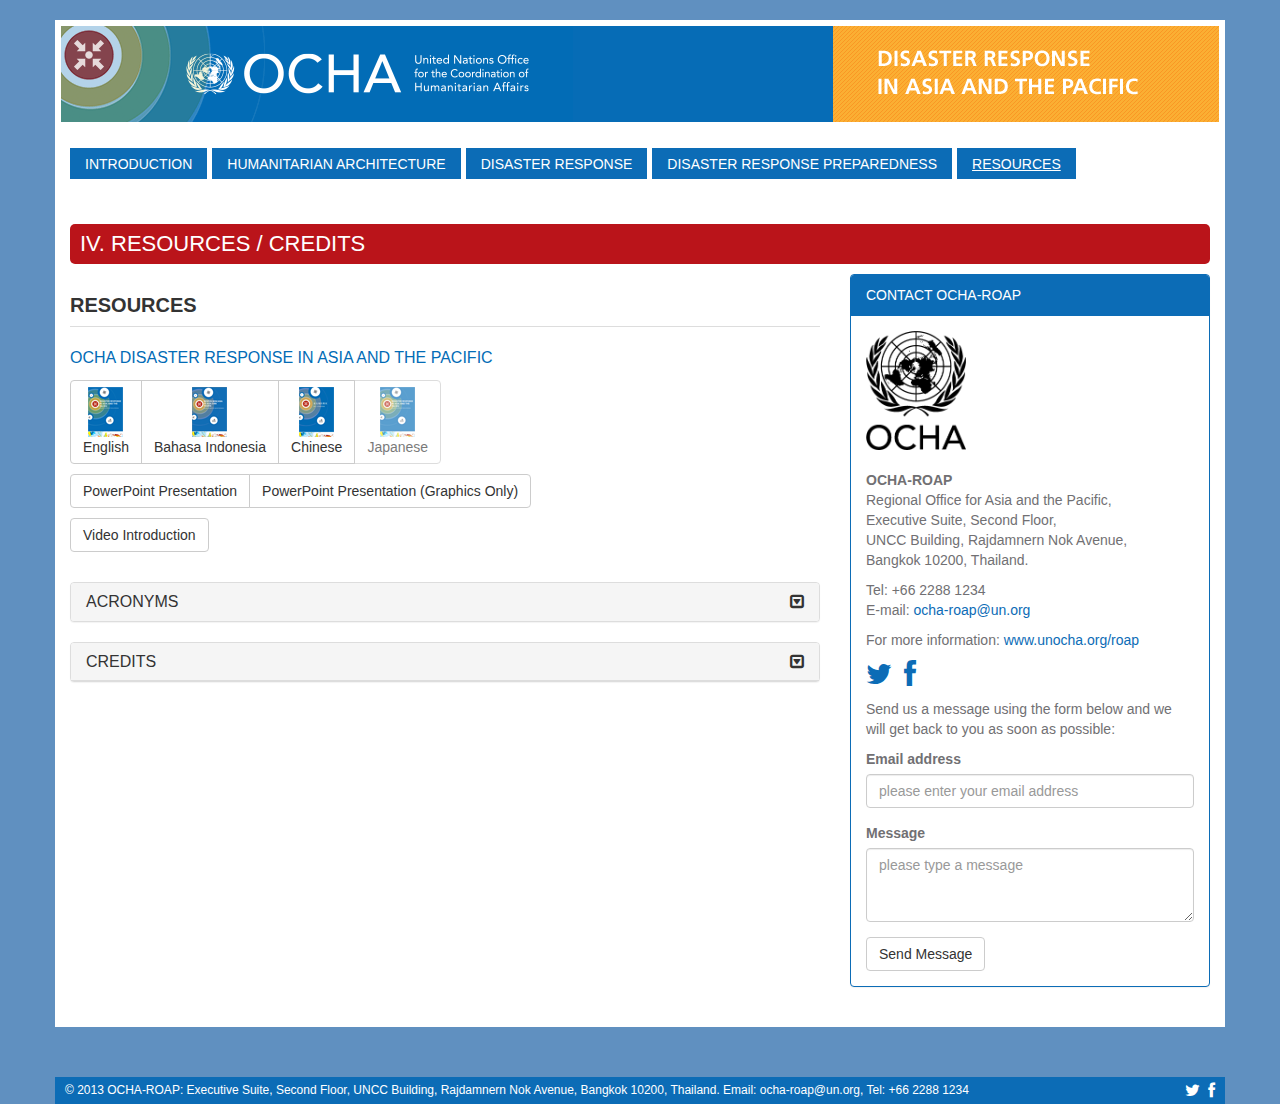
<file: ocha/Resources.html>
<!DOCTYPE html>
<html>
<head>
<title>UN OCHA | Disaster Response in Asia and the Pacific -
	Resources</title>
<link rel="stylesheet" type="text/css" href="bootstrap.css">
<link rel="stylesheet" href="font-awesome/css/font-awesome.min.css">
<link rel="stylesheet" type="text/css" href="ocha_disaster_response.css">
</head>

<body>
	<div class="main">
		<!-- Fixed navbar -->
		<div class="navbar navbar-default">
			<div class="container no-pad">
				<a href="index.html">
					<div class="row logo">
						<div class="col-md-8">
							<img src="images/logo.gif" class="img-responsive"></img>
						</div>
						<div class="col-md-4 header-orange-back">
							<img class="img-responsive" src="images/banner-right.png" alt="DISASTER RESPONSE IN ASIA AND THE PACIFIC"></img>
						</div>
					</div>
				</a>
			</div>
			<div class="container">
				<div class="navbar-header">
					<button data-target=".navbar-collapse" data-toggle="collapse"
						class="navbar-toggle" type="button">
						<span class="icon-bar"></span> <span class="icon-bar"></span> <span
							class="icon-bar"></span>
					</button>
				</div>
				<div class="collapse navbar-collapse">
					<ul class="nav navbar-nav">
						<li><a href="index.html">Introduction</a></li>
						<li><a href="InternationalHumanitarianArchitecture.html">Humanitarian
								Architecture</a></li>
						<li><a href="ToolsAndServicesForDisasterResponse.html">Disaster
								Response</a></li>
						<li><a
							href="ToolsAndServicesForDisasterResponsePreparedness.html">Disaster
								Response Preparedness</a>
						<li class="active"><a href="Resources.html">Resources</a></li>
					</ul>
				</div>
				<!--/.nav-collapse -->
			</div>
		</div>

		<!-- Begin page content -->
		<div class="container">
			<div class="grey-box">
				<div class="row">
					<div class="col-md-12">
						<h1>IV. Resources / Credits</h1>
					</div>
				</div>
				<div class="row">
					<div class="col-md-8">
						<h2>Resources</h2>

						<p>
							<span class="org">OCHA DISASTER RESPONSE IN ASIA AND THE
								PACIFIC</span>
						</p>
						<div class="btn-group bottom-margin">
							<a type="button" class="btn btn-default"
								href="https://docs.unocha.org/sites/dms/ROAP/Promotional%20Materials/The%20Guide-Web-FINAL.pdf" target="_blank"> <img
								src="images/cover_small_english.png"></img><br /> English
							</a> <a type="button" class="btn btn-default"
								href="https://docs.unocha.org/sites/dms/ROAP/Promotional%20Materials/Asia_Disaster_Guide_Bahasa.pdf" target="_blank">
								<img src="images/cover_small_bahasa.png"></img><br /> Bahasa Indonesia
							</a> 
							<a type="button" class="btn btn-default"
								href="https://docs.unocha.org/sites/dms/ROAP/Promotional%20Materials/Asia_Disaster_Guide_Chinese.pdf" target="_blank">
								<img src="images/cover_small_chinese.png"></img><br /> Chinese</a>
							<a type="button" class="btn btn-default boot-tooltip" title="Coming soon" data-toggle="tooltip" disabled="disabled"> 
									    <img src="images/cover_small_japanese.png"></img><br />
									    Japanese
									</a>
						</div>
						<br/>
						<div class="btn-group bottom-margin">
							<a class="btn btn-default"
								href="https://docs.unocha.org/sites/dms/_layouts/PowerPoint.aspx?PowerPointView=ReadingView&PresentationId=/sites/dms/ROAP/Promotional%20Materials/Asia_Disaster_Guide_Presentation.pptx&Source=https%3A%2F%2Fdocs%2Eunocha%2Eorg%2Fsites%2Fdms%2FROAP%2FForms%2FAllItems%2Easpx%3FRootFolder%3D%252Fsites%252Fdms%252FROAP%252FPromotional%2520Materials%26FolderCTID%3D0x0120005B03A62BA0D9644FB37C310BA957E128%26View%3D%7BEC51D9D5%2DCD9A%2D453A%2D85B0%2D977E86F651F4%7D%26InitialTabId%3DRibbon%252EDocument%26VisibilityContext%3DWSSTabPersistence&DefaultItemOpen=1&DefaultItemOpen=1">PowerPoint
								Presentation</a> <a class="btn btn-default"
								href="https://docs.unocha.org/sites/dms/_layouts/PowerPoint.aspx?PowerPointView=ReadingView&PresentationId=/sites/dms/ROAP/Promotional%20Materials/Asia_Disaster_Guide_Graphics_Only.pptx&Source=https%3A%2F%2Fdocs%2Eunocha%2Eorg%2Fsites%2Fdms%2FROAP%2FForms%2FAllItems%2Easpx%3FRootFolder%3D%252Fsites%252Fdms%252FROAP%252FPromotional%2520Materials%26FolderCTID%3D0x0120005B03A62BA0D9644FB37C310BA957E128%26View%3D%7BEC51D9D5%2DCD9A%2D453A%2D85B0%2D977E86F651F4%7D%26InitialTabId%3DRibbon%252EDocument%26VisibilityContext%3DWSSTabPersistence&DefaultItemOpen=1&DefaultItemOpen=1">PowerPoint
								Presentation (Graphics Only)</a>
						</div>
						<br />
						<div class="btn-group bottom-margin">
							<a class="btn btn-default"
								href="https://vimeo.com/78211689">Video Introduction</a>
						</div>
						<div class="panel-group top-margin" id="accordion">
							<div class="panel panel-default">
								<div class="panel-heading">
									<h4 class="panel-title">
										<a data-toggle="collapse" data-parent="#accordion"
											href="#collapseTwo" class="accordion-toggle"> ACRONYMS <i
											class="icon-collapse"></i>
										</a>
									</h4>
								</div>
								<div id="collapseTwo" class="panel-collapse collapse">
									<div class="panel-body" id="acronyms">
										<div class="row">
											<div class="col-md-2">
												<strong>AADMER</strong>
											</div>
											<div class="col-md-10">ASEAN Agreement on Disaster Management and Emergency Response</div>
										</div>
										<div class="row">
											<div class="col-md-2">
												<strong>ACAPS</strong>
											</div>
											<div class="col-md-10">Assessment Capacities Project</div>
										</div>
										<div class="row">
											<div class="col-md-2">
												<strong>ACDM</strong>
											</div>
											<div class="col-md-10">ASEAN Committee on Disaster Management</div>
										</div>
										<div class="row">
											<div class="col-md-2">
												<strong>ADB</strong>
											</div>
											<div class="col-md-10">Asian Development Bank</div>
										</div>
										<div class="row">
											<div class="col-md-2">
												<strong>ADMER Fund</strong>
											</div>
											<div class="col-md-10">ASEAN Disaster Management and Emergency Relief Fund</div>
										</div>
										<div class="row">
											<div class="col-md-2">
												<strong>ADPC</strong>
											</div>
											<div class="col-md-10">Asian Disaster Preparedness Centre</div>
										</div>
										<div class="row">
											<div class="col-md-2">
												<strong>ADRC</strong>
											</div>
											<div class="col-md-10">Asian Disaster Reduction Centre</div>
										</div>
										<div class="row">
											<div class="col-md-2">
												<strong>ADRRN</strong>
											</div>
											<div class="col-md-10">Asian Disaster Reduction and Response Network</div>
										</div>
										<div class="row">
											<div class="col-md-2">
												<strong>AHA</strong>
											</div>
											<div class="col-md-10">ASEAN Coordinating Centre for Humanitarian Assistance of disaster management</div>	
										</div>
										<div class="row">
											<div class="col-md-2">
												<strong>ALNAP</strong>
											</div>
											<div class="col-md-10">Active Learning Network for Accountability and Performance</div>
										</div>
										<div class="row">
											<div class="col-md-2">
												<strong>APC-MADRO</strong>
											</div>
											<div class="col-md-10">Asia-Pacific Conferences on Military Assistance to Disaster Relief Operations</div>
										</div>
										<div class="row">
											<div class="col-md-2">
												<strong>APDRF</strong>
											</div>
											<div class="col-md-10">Asia-Pacific Disaster Response Fund (ADB)</div>
										</div>
										<div class="row">
											<div class="col-md-2">
												<strong>APEC</strong>
											</div>
											<div class="col-md-10">Asia-Pacific Economic Community</div>
										</div>
										<div class="row">
											<div class="col-md-2">
												<strong>APEC EPWG</strong>
											</div>
											<div class="col-md-10">APEC Emergency Preparedness Working Group</div>
										</div>
										<div class="row">
											<div class="col-md-2">
												<strong>APG</strong>
											</div>
											<div class="col-md-10"> AADMER Partnership Group (ASEAN)</div>
										</div>
										<div class="row">
											<div class="col-md-2">
												<strong>APHP</strong>
											</div>
											<div class="col-md-10">Asia-Pacific Humanitarian Partnership</div>
										</div>
										<div class="row">
											<div class="col-md-2">
												<strong>APRSAF</strong>
											</div>
											<div class="col-md-10">Asia-Pacific Regional Space Agency Forum </div>
										</div>
										<div class="row">
											<div class="col-md-2">
												<strong>ARDEX</strong>
											</div>
											<div class="col-md-10">ASEAN Regional Disaster Emergency Response Simulation Exercises</div>
										</div>
										<div class="row">
											<div class="col-md-2">
												<strong>ARF</strong>
											</div>
											<div class="col-md-10">ASEAN Regional Forum</div>
										</div>
										<div class="row">
											<div class="col-md-2">
												<strong>ARF-DiREx</strong>
											</div>
											<div class="col-md-10">ASEAN Regional Forum (ARF) Disaster Relief Exercise</div>
										</div>
										<div class="row">
											<div class="col-md-2">
												<strong>ASEAN</strong>
											</div>
											<div class="col-md-10">Association of Southeast Asian Nations</div>
										</div>
										<div class="row">
											<div class="col-md-2">
												<strong>CADRE</strong>
											</div>
											<div class="col-md-10">Community Action for Disaster Response (ADPC)</div>
										</div>
										<div class="row">
											<div class="col-md-2">
												<strong>CAP</strong>
											</div>
											<div class="col-md-10">Consolidated Appeal Process</div>
										</div>
										<div class="row">
											<div class="col-md-2">
												<strong>CDAC</strong>
											</div>
											<div class="col-md-10">Communicating with Disaster-Affected Communities</div>
										</div>
										<div class="row">
											<div class="col-md-2">
												<strong>CERF</strong>
											</div>
											<div class="col-md-10">Central Emergency Response Fund</div>
										</div>
										<div class="row">
											<div class="col-md-2">
												<strong>CSR</strong>
											</div>
											<div class="col-md-10">Corporate Social Responsibility</div>
										</div>
										<div class="row">
											<div class="col-md-2">
												<strong>DART</strong>
											</div>
											<div class="col-md-10">Disaster Assistance Response Team (USAID)</div>
										</div>
										<div class="row">
											<div class="col-md-2">
												<strong>DFID</strong>
											</div>
											<div class="col-md-10">Department for International Development (UK)</div>
										</div>
										<div class="row">
											<div class="col-md-2">
												<strong>DMRS</strong>
											</div>
											<div class="col-md-10">Disaster Monitoring and Response System (ASEAN)</div>
										</div>
										<div class="row">
											<div class="col-md-2">
												<strong>DPRK</strong>
											</div>
											<div class="col-md-10">Democratic People�s Republic of Korea</div>
										</div>
										<div class="row">
											<div class="col-md-2">
												<strong>DREF</strong>
											</div>
											<div class="col-md-10">Disaster Relief mergency Fund (IFRC)</div>
										</div>
										<div class="row">
											<div class="col-md-2">
												<strong>DRR</strong>
											</div>
											<div class="col-md-10">Disaster risk reduction</div>
										</div>
										<div class="row">
											<div class="col-md-2">
												<strong>EAS</strong>
											</div>
											<div class="col-md-10">East Asia Summit</div>
										</div>
										<div class="row">
											<div class="col-md-2">
												<strong>ECB</strong>
											</div>
											<div class="col-md-10"> Project Emergency Capacity-Building Project</div>
										</div>
										<div class="row">
											<div class="col-md-2">
												<strong>ECHO</strong>
											</div>
											<div class="col-md-10">European Commission Humanitarian Office</div>
										</div>
										<div class="row">
											<div class="col-md-2">
												<strong>ECOSOC</strong>
											</div>
											<div class="col-md-10">UN Economic and Social Council</div>
										</div>
										<div class="row">
											<div class="col-md-2">
												<strong>EEC</strong>
											</div>
											<div class="col-md-10">Environmental Emergencies Centre (OCHA/UNEP)</div>
										</div>
										<div class="row">
											<div class="col-md-2">
												<strong>EOC</strong>
											</div>
											<div class="col-md-10">Emergency Operations Centre</div>
										</div>
										<div class="row">
											<div class="col-md-2">
												<strong>ERAT</strong>
											</div>
											<div class="col-md-10">Emergency Rapid Assessment Team (ASEAN)</div>
										</div>
										<div class="row">
											<div class="col-md-2">
												<strong>ERC</strong>
											</div>
											<div class="col-md-10">Emergency Relief Coordinator</div>
										</div>
										<div class="row">
											<div class="col-md-2">
												<strong>ERF</strong>
											</div>
											<div class="col-md-10"> Emergency Response Fund</div>
										</div>
										<div class="row">
											<div class="col-md-2">
												<strong>ERU</strong>
											</div>
											<div class="col-md-10">Emergency Response Unit (IFRC)</div>
										</div>
										<div class="row">
											<div class="col-md-2">
												<strong>EU</strong>
											</div>
											<div class="col-md-10">European Union</div>
										</div>
										<div class="row">
											<div class="col-md-2">
												<strong>FACT</strong>
											</div>
											<div class="col-md-10"> Field Assessment Coordination Team (IFRC)</div>
										</div>
										<div class="row">
											<div class="col-md-2">
												<strong>FAO</strong>
											</div>
											<div class="col-md-10">Food and Agriculture Organization</div>
										</div>
										<div class="row">
											<div class="col-md-2">
												<strong>FEAT</strong>
											</div>
											<div class="col-md-10">Flash Environmental Assessment Tool</div>
										</div>
										<div class="row">
											<div class="col-md-2">
												<strong>FTS</strong>
											</div>
											<div class="col-md-10">Financial Tracking Service</div>
										</div>
										<div class="row">
											<div class="col-md-2">
												<strong>GDACS</strong>
											</div>
											<div class="col-md-10">Global Disaster Alert and Coordination System</div>
										</div>
										<div class="row">
											<div class="col-md-2">
												<strong>GenCap</strong>
											</div>
											<div class="col-md-10">Gender Standby Capacity Roster</div>
										</div>
										<div class="row">
											<div class="col-md-2">
												<strong>GFDRR</strong>
											</div>
											<div class="col-md-10">Global Facility for Disaster Risk Reduction (World Bank)</div>
										</div>
										<div class="row">
											<div class="col-md-2">
												<strong>GIS</strong>
											</div>
											<div class="col-md-10">Geographic information systems</div>
										</div>
										<div class="row">
											<div class="col-md-2">
												<strong>HAP</strong>
											</div>
											<div class="col-md-10">Humanitarian Accountability Partnership</div>
										</div>
										<div class="row">
											<div class="col-md-2">
												<strong>HC</strong>
											</div>
											<div class="col-md-10">Humanitarian Coordinator</div>
										</div>
										<div class="row">
											<div class="col-md-2">
												<strong>HCT</strong>
											</div>
											<div class="col-md-10">Humanitarian Country Team</div>
										</div>
										<div class="row">
											<div class="col-md-2">
												<strong>HFA</strong>
											</div>
											<div class="col-md-10">Hyogo Framework Agreement</div>
										</div>
										<div class="row">
											<div class="col-md-2">
												<strong>HIC</strong>
											</div>
											<div class="col-md-10">Humanitarian Information Centre</div>
										</div>
										<div class="row">
											<div class="col-md-2">
												<strong>IASC</strong>
											</div>
											<div class="col-md-10">Inter-Agency Standing Committee</div>
										</div>
										<div class="row">
											<div class="col-md-2">
												<strong>IAES</strong>
											</div>
											<div class="col-md-10">IASC Inter-Agency Emergency Simulation</div>
										</div>
										<div class="row">
											<div class="col-md-2">
												<strong>ICRC</strong>
											</div>
											<div class="col-md-10">International Committee of the Red Cross</div>
										</div>
										<div class="row">
											<div class="col-md-2">
												<strong>ICS</strong>
											</div>
											<div class="col-md-10">Incident command system</div>
										</div>
										<div class="row">
											<div class="col-md-2">
												<strong>ICT</strong>
											</div>
											<div class="col-md-10">Information communications technology</div>
										</div>
										<div class="row">
											<div class="col-md-2">
												<strong>ICVA</strong>
											</div>
											<div class="col-md-10">International Council of Voluntary Agencies</div>
										</div>
										<div class="row">
											<div class="col-md-2">
												<strong>IDPs</strong>
											</div>
											<div class="col-md-10">Internally displaced persons</div>
										</div>
										<div class="row">
											<div class="col-md-2">
												<strong>IDRL</strong>
											</div>
											<div class="col-md-10">International Disaster Response Laws, Rules and Principles</div>
										</div>
										<div class="row">
											<div class="col-md-2">
												<strong>IEC</strong>
											</div>
											<div class="col-md-10">INSARAG External Classification</div>
										</div>
										<div class="row">
											<div class="col-md-2">
												<strong>IFRC</strong>
											</div>
											<div class="col-md-10">International Federation of Red Cross and Red Crescent Societies</div>
										</div>
										<div class="row">
											<div class="col-md-2">
												<strong>IHL</strong>
											</div>
											<div class="col-md-10"> International humanitarian law</div>
										</div>
										<div class="row">
											<div class="col-md-2">
												<strong>IHP</strong>
											</div>
											<div class="col-md-10">International Humanitarian Partnership</div>
										</div>
										<div class="row">
											<div class="col-md-2">
												<strong>IM</strong>
											</div>
											<div class="col-md-10">Information management</div>
										</div>
										<div class="row">
											<div class="col-md-2">
												<strong>INEE</strong>
											</div>
											<div class="col-md-10">Inter-Agency Network for Education in Emergencies</div>
										</div>
										<div class="row">
											<div class="col-md-2">
												<strong>INSARAG</strong>
											</div>
											<div class="col-md-10">International Search and Rescue Advisory Group</div>
										</div>
										<div class="row">
											<div class="col-md-2">
												<strong>IOM</strong>
											</div>
											<div class="col-md-10">International Organization for Migration</div>
										</div>
										<div class="row">
											<div class="col-md-2">
												<strong>JICA</strong>
											</div>
											<div class="col-md-10">Japan International Cooperation Agency</div>
										</div>
										<div class="row">
											<div class="col-md-2">
												<strong>MCDA</strong>
											</div>
											<div class="col-md-10">Military and civil-defence assets</div>
										</div>
										<div class="row">
											<div class="col-md-2">
												<strong>MIRA</strong>
											</div>
											<div class="col-md-10">Multi-Cluster Initial Rapid Assessment</div>
										</div>
										<div class="row">
											<div class="col-md-2">
												<strong>MOU</strong>
											</div>
											<div class="col-md-10">Memorandum of understanding</div>
										</div>
										<div class="row">
											<div class="col-md-2">
												<strong>MPP</strong>
											</div>
											<div class="col-md-10">Minimum Preparedness Package (OCHA)</div>
										</div>
										<div class="row">
											<div class="col-md-2">
												<strong>NDMO</strong>
											</div>
											<div class="col-md-10">National disaster management organization</div>
										</div>
										<div class="row">
											<div class="col-md-2">
												<strong>NDRRM</strong>
											</div>
											<div class="col-md-10">SAARC Natural Disaster Rapid Response Mechanism</div>
										</div>
										<div class="row">
											<div class="col-md-2">
												<strong>NDRRMC</strong>
											</div>
											<div class="col-md-10">National Disaster Risk Reduction and Management Council (Philippines)</div>
										</div>
										<div class="row">
											<div class="col-md-2">
												<strong>NGO</strong>
											</div>
											<div class="col-md-10">Non-governmental organization</div>
										</div>
										<div class="row">
											<div class="col-md-2">
												<strong>NOAA</strong>
											</div>
											<div class="col-md-10">National Oceanic and Atmospheric Administration (USA)</div>
										</div>
										<div class="row">
											<div class="col-md-2">
												<strong>NORCAP</strong>
											</div>
											<div class="col-md-10">Norwegian Refugee Council�s Standby Roster</div>
										</div>
										<div class="row">
											<div class="col-md-2">
												<strong>OCHA</strong>
											</div>
											<div class="col-md-10">UN Office for the Coordination of Humanitarian Affairs</div>
										</div>
										<div class="row">
											<div class="col-md-2">
												<strong>OCHA-FCSS</strong>
											</div>
											<div class="col-md-10">OCHA Field Coordination Support Section</div>
										</div>
										<div class="row">
											<div class="col-md-2">
												<strong>OCHA-HAT</strong>
											</div>
											<div class="col-md-10">Humanitarian Advisory Team</div>
										</div>
										<div class="row">
											<div class="col-md-2">
												<strong>OCHA-IMU</strong>
											</div>
											<div class="col-md-10">Information Management Unit</div>
										</div>
										<div class="row">
											<div class="col-md-2">
												<strong>OCHA-ROAP</strong>
											</div>
											<div class="col-md-10">OCHA Regional Office for Asia and the Pacific</div>
										</div>
										<div class="row">
											<div class="col-md-2">
												<strong>OCHA-ROP</strong>
											</div>
											<div class="col-md-10">Regional Office for the Pacific</div>
										</div>
										<div class="row">
											<div class="col-md-2">
												<strong>OHCHR</strong>
											</div>
											<div class="col-md-10">UN Office of the High Commissioner for Human Rights</div>
										</div>
										<div class="row">
											<div class="col-md-2">
												<strong>OSOCC</strong>
											</div>
											<div class="col-md-10">On-Site Operations Coordination Centre</div>
										</div>
										<div class="row">
											<div class="col-md-2">
												<strong>PDC</strong>
											</div>
											<div class="col-md-10"> Pacific Disaster Center</div>
										</div>
										<div class="row">
											<div class="col-md-2">
												<strong>PDN</strong>
											</div>
											<div class="col-md-10">Pacific Disaster Net</div>
										</div>
										<div class="row">
											<div class="col-md-2">
												<strong>PHT</strong>
											</div>
											<div class="col-md-10">Pacific Humanitarian Team</div>
										</div>
										<div class="row">
											<div class="col-md-2">
												<strong>PIF</strong>
											</div>
											<div class="col-md-10">Pacific Islands Forum</div>
										</div>
										<div class="row">
											<div class="col-md-2">
												<strong>ProCap</strong>
											</div>
											<div class="col-md-10">Protection Standby Capacity Roster</div>
										</div>
										<div class="row">
											<div class="col-md-2">
												<strong>PTWS</strong>
											</div>
											<div class="col-md-10">Pacific Tsunami Warning System</div>
										</div>
										<div class="row">
											<div class="col-md-2">
												<strong>RCRC</strong>
											</div>
											<div class="col-md-10">International Red Cross and Red Crescent Movement</div>
										</div>
										<div class="row">
											<div class="col-md-2">
												<strong>RDRT</strong>
											</div>
											<div class="col-md-10">Regional Disaster Response Team (IFRC)</div>
										</div>
										<div class="row">
											<div class="col-md-2">
												<strong>RF</strong>
											</div>
											<div class="col-md-10">Recovery Framework</div>
										</div>
										<div class="row">
											<div class="col-md-2">
												<strong>RFL</strong>
											</div>
											<div class="col-md-10">Restoring Family Links (ICRC)</div>
										</div>
										<div class="row">
											<div class="col-md-2">
												<strong>RIMES</strong>
											</div>
											<div class="col-md-10">Regional Integrated Multi-Hazard Early Warning System</div>
										</div>
										<div class="row">
											<div class="col-md-2">
												<strong>SAARC</strong>
											</div>
											<div class="col-md-10">South Asian Association for Regional Cooperation</div>
										</div>
										<div class="row">
											<div class="col-md-2">
												<strong>SADKN</strong>
											</div>
											<div class="col-md-10"> South Asian Disaster Knowledge Network (SAARC)</div>
										</div>
										<div class="row">
											<div class="col-md-2">
												<strong>SASOP</strong>
											</div>
											<div class="col-md-10">Standby arrangements and standard operating procedures (ASEAN)</div>
										</div>
										<div class="row">
											<div class="col-md-2">
												<strong>SCHR</strong>
											</div>
											<div class="col-md-10">Steering Committee for Humanitarian Response</div>
										</div>
										<div class="row">
											<div class="col-md-2">
												<strong>SDMC</strong>
											</div>
											<div class="col-md-10">SAARC Disaster Management Centre</div>
										</div>
										<div class="row">
											<div class="col-md-2">
												<strong>Sitrep</strong>
											</div>
											<div class="col-md-10">Situation report</div>
										</div>
										<div class="row">
											<div class="col-md-2">
												<strong>SPC</strong>
											</div>
											<div class="col-md-10">Secretariat of the Pacific Community</div>
										</div>
										<div class="row">
											<div class="col-md-2">
												<strong>UK</strong>
											</div>
											<div class="col-md-10">United Kingdom</div>
										</div>
										<div class="row">
											<div class="col-md-2">
												<strong>UN</strong>
											</div>
											<div class="col-md-10">United Nations</div>
										</div>
										<div class="row">
											<div class="col-md-2">
												<strong>UN-CMCoord</strong>
											</div>
											<div class="col-md-10">UN Humanitarian Civil-Military Coordination</div>
										</div>
										<div class="row">
											<div class="col-md-2">
												<strong>UNCT</strong>
											</div>
											<div class="col-md-10">UN Country Team</div>
										</div>
										<div class="row">
											<div class="col-md-2">
												<strong>UNDAC</strong>
											</div>
											<div class="col-md-10">UN Disaster Assessment and Coordination</div>
										</div>
										<div class="row">
											<div class="col-md-2">
												<strong>UNDP</strong>
											</div>
											<div class="col-md-10">UN Development Programme</div>
										</div>
										<div class="row">
											<div class="col-md-2">
												<strong>UNEP</strong>
											</div>
											<div class="col-md-10">UN Environmental Programme</div>
										</div>
										<div class="row">
											<div class="col-md-2">
												<strong>UNFPA</strong>
											</div>
											<div class="col-md-10">UN Population Fund</div>
										</div>
										<div class="row">
											<div class="col-md-2">
												<strong>UN GA</strong>
											</div>
											<div class="col-md-10">UN General Assembly</div>
										</div>
										<div class="row">
											<div class="col-md-2">
												<strong>UNHCR</strong>
											</div>
											<div class="col-md-10">UN High Commissioner for Refugees</div>
										</div>
										<div class="row">
											<div class="col-md-2">
												<strong>UNHRD</strong>
											</div>
											<div class="col-md-10">UN Humanitarian Response Depot</div>
										</div>
										<div class="row">
											<div class="col-md-2">
												<strong>UNICEF</strong>
											</div>
											<div class="col-md-10">UN Children�s Fund</div>
										</div>
										<div class="row">
											<div class="col-md-2">
												<strong>UNISDR</strong>
											</div>
											<div class="col-md-10">UN International Strategy for Disaster Reduction</div>
										</div>
										<div class="row">
											<div class="col-md-2">
												<strong>UNOSAT</strong>
											</div>
											<div class="col-md-10">UNITAR�s Operational Satellite Applications Programme</div>
										</div>
										<div class="row">
											<div class="col-md-2">
												<strong>UN RC</strong>
											</div>
											<div class="col-md-10">UN Resident Coordinator</div>
										</div>
										<div class="row">
											<div class="col-md-2">
												<strong>UN-SPIDER</strong>
											</div>
											<div class="col-md-10">UN Platform for Space-based Information for Disaster Management and Emergency Response</div>
										</div>
										<div class="row">
											<div class="col-md-2">
												<strong>USA</strong>
											</div>
											<div class="col-md-10">United States of America</div>
										</div>
										<div class="row">
											<div class="col-md-2">
												<strong>USAID</strong>
											</div>
											<div class="col-md-10">United States Agency for International Development</div>
										</div>
										<div class="row">
											<div class="col-md-2">
												<strong>USAID/OFDA</strong>
											</div>
											<div class="col-md-10">USAID Office of Foreign Disaster Assistance</div>
										</div>
										<div class="row">
											<div class="col-md-2">
												<strong>USAR</strong>
											</div>
											<div class="col-md-10">Urban search and rescue</div>
										</div>
										<div class="row">
											<div class="col-md-2">
												<strong>US$</strong>
											</div>
											<div class="col-md-10">US dollar</div>
										</div>
										<div class="row">
											<div class="col-md-2">
												<strong>USG</strong>
											</div>
											<div class="col-md-10">Under-Secretary-General (UN)</div>
										</div>
										<div class="row">
											<div class="col-md-2">
												<strong>USGS</strong>
											</div>
											<div class="col-md-10">USGS United States Geological Service</div>
										</div>
										<div class="row">
											<div class="col-md-2">
												<strong>VOSOCC</strong>
											</div>
											<div class="col-md-10">Virtual On-Site Operations Coordination Centre</div>
										</div>
										<div class="row">
											<div class="col-md-2">
												<strong>WFP</strong>
											</div>
											<div class="col-md-10">World Food Programme</div>
										</div>
										<div class="row">
											<div class="col-md-2">
												<strong>WHO</strong>
											</div>
											<div class="col-md-10">World Health Organization</div>
										</div>
									</div>
									<!-- row -->
								</div>
							</div>
						</div>
						<div class="panel panel-default top-margin">
							<div class="panel-heading">
								<h4 class="panel-title">
									<a data-toggle="collapse" data-parent="#accordion"
										href="#collapseOne" class="accordion-toggle">Credits <i class="icon-collapse"></i>
									</a>
								</h4>
							</div>
							<div id="collapseOne" class="panel-collapse collapse">
								<div class="panel-body">
									<p>OCHA wishes to acknowledge the contributions of its
										committed staff in preparing and reviewing this publication.</p>
									<p>
										Managing editor: Romano Lasker (OCHA)<br /> Editor: Stacey M.
										White<br /> Design, graphics and layout: Anthony John Burke<br />
									</p>
									<p>This publication was made possible by the critical
										support and feedback from officials from Governments and
										Regional Organizations from across the Asia-Pacific region and
										beyond: Asia-Pacific Economic Cooperation (APEC), Association
										of South East Asian Nations (ASEAN), Afghanistan, Australia,
										Bangladesh, Bhutan, Cambodia, China, Democratic People�s
										Republic of Korea (DPRK), European Commission Humanitarian Aid
										Office (ECHO), Fiji, India, Indonesia, Japan, Republic of
										Korea, Lao PDR, Malaysia, Maldives, Mongolia, Nepal, Papua New
										Guinea, Philippines, South Asian Association for Regional
										Cooperation (SAARC), Samoa, Singapore, Solomon Islands,
										Secretariat of the Pacific Community (SPC), Sri Lanka,
										Thailand, United States of America (US), Vanuatu, Viet Nam</p>
									<p>We are also grateful for the support and advice provided
										by our colleagues in the broader humanitarian community from
										UN/International Organizations, Red Cross Movement, local and
										international NGOs working in the Asia Pacific region: Asian
										Development Bank (ADB), Asian Disaster Preparedness Centre
										(ADPC), Asian Disaster Reduction and Response Network (ADRRN),
										Community and Family Services International (CFSI), Food and
										Agriculture Organizations (FAO), Humanitarian Forum Indonesia,
										International Committee of the Red Cross (ICRC), International
										Federation of the Red Cross and Red Crescent Societies (IFRC),
										International Organization for Migration (IOM), International
										Strategy for Disaster Reduction (ISDR), Mercy Malaysia,
										Muhammadiya, Norwegian Refugee Council (NRC), OXFAM, Pacific
										Disaster Centre (PDC), Save the Children, SEEDS-India, UN
										Development Programme (UNDP), UN High Commissioner for
										Refugees (UNHCR), UN Children�s Fund (UNICEF), UN Population
										Fund (UNFPA), UN Women, World Food Programme (WFP), World
										Health Organization (WHO), World Vision International (WVI).</p>
									<p>We would also like to thank our team at OCHA�s Regional
										Office for Asia and Pacific: Oliver Lacey-Hall, Rajan Gengaje,
										Kristen Knutson as well as OCHA colleagues in the Asia-Pacific
										region, Headquarters and the Regional Office for Latin America
										and the Caribbean.</p>
								</div>
							</div>
						</div>
					</div>

					<!-- /col-md-8 -->
					<div class="col-md-4">
						<div class="panel panel-primary">
							<div class="panel-heading">Contact OCHA-ROAP</div>
							<div class="panel-body">
								<a href="http://www.unocha.org"><img class="logo-small"
									src="images/logo_small.png" alt="OCHA"></img></a>
								<p>
									<strong>OCHA-ROAP</strong><br /> Regional Office for Asia and
									the Pacific,<br /> Executive Suite, Second Floor,<br /> UNCC
									Building, Rajdamnern Nok Avenue,<br /> Bangkok 10200,
									Thailand.
								</p>
								<p>
									Tel: +66 2288 1234<br /> E-mail: <a
										href="mailto:ocha-roap@un.org">ocha-roap@un.org</a>
								</p>
								<p> 
									For more information: <a href="http://www.unocha.org/roap">www.unocha.org/roap</a>
								</p>
								<p>
								    <a href="http://www.twitter.com/OCHAAsiaPac"><i class="icon-twitter icon-2x"></i></a>&nbsp;&nbsp;
		                            <a href="http://www.facebook.com/UNOCHA"><i class="icon-facebook icon-2x"></i></a>
		                        </p>
								<p>Send us a message using the form below and we will get
									back to you as soon as possible:</p>
								<form role="form" action="mailto:ocha-roap@un.org" method="post" enctype="text/plain">
									<div class="form-group">
										<label for="exampleInputEmail1">Email address</label> <input
											type="email" class="form-control" id="email" name="email"
											placeholder="please enter your email address">
									</div>
									<div class="form-group">
										<label for="exampleInputPassword1">Message</label>
										<textarea class="form-control" rows="3" id="message"
											name="message" placeholder="please type a message"></textarea>
									</div>
									<button type="submit" class="btn btn-default">Send
										Message</button>
								</form>
							</div>
						</div>
					</div>
				</div>
				<!-- /row -->
			</div>
		</div>
	</div>
	<!-- /main -->
	
		<div class="footer">
		    <div class="container no-pad">
		        <div class="footer-content">
		            <div class="right-float"> 
		                <a href="http://www.twitter.com/OCHAAsiaPac"><i class="icon-twitter"></i></a>
		                <a href="http://www.facebook.com/UNOCHA"><i class="icon-facebook"></i></a>
		            </div>
		            <div>&copy; 2013 OCHA-ROAP: Executive Suite, Second Floor, UNCC Building, Rajdamnern Nok Avenue, Bangkok 10200, Thailand. Email: <a href="mailto:ocha-roap@un.org">ocha-roap@un.org</a>,
		             Tel: +66 2288 1234</div>
		        </div>
		    </div>
		</div>
		
		<script src="http://code.jquery.com/jquery-1.10.1.min.js"></script>
		<script src="bootstrap.js"></script>
		<script src="ocha.js"></script>
</body>

</html>
</file>
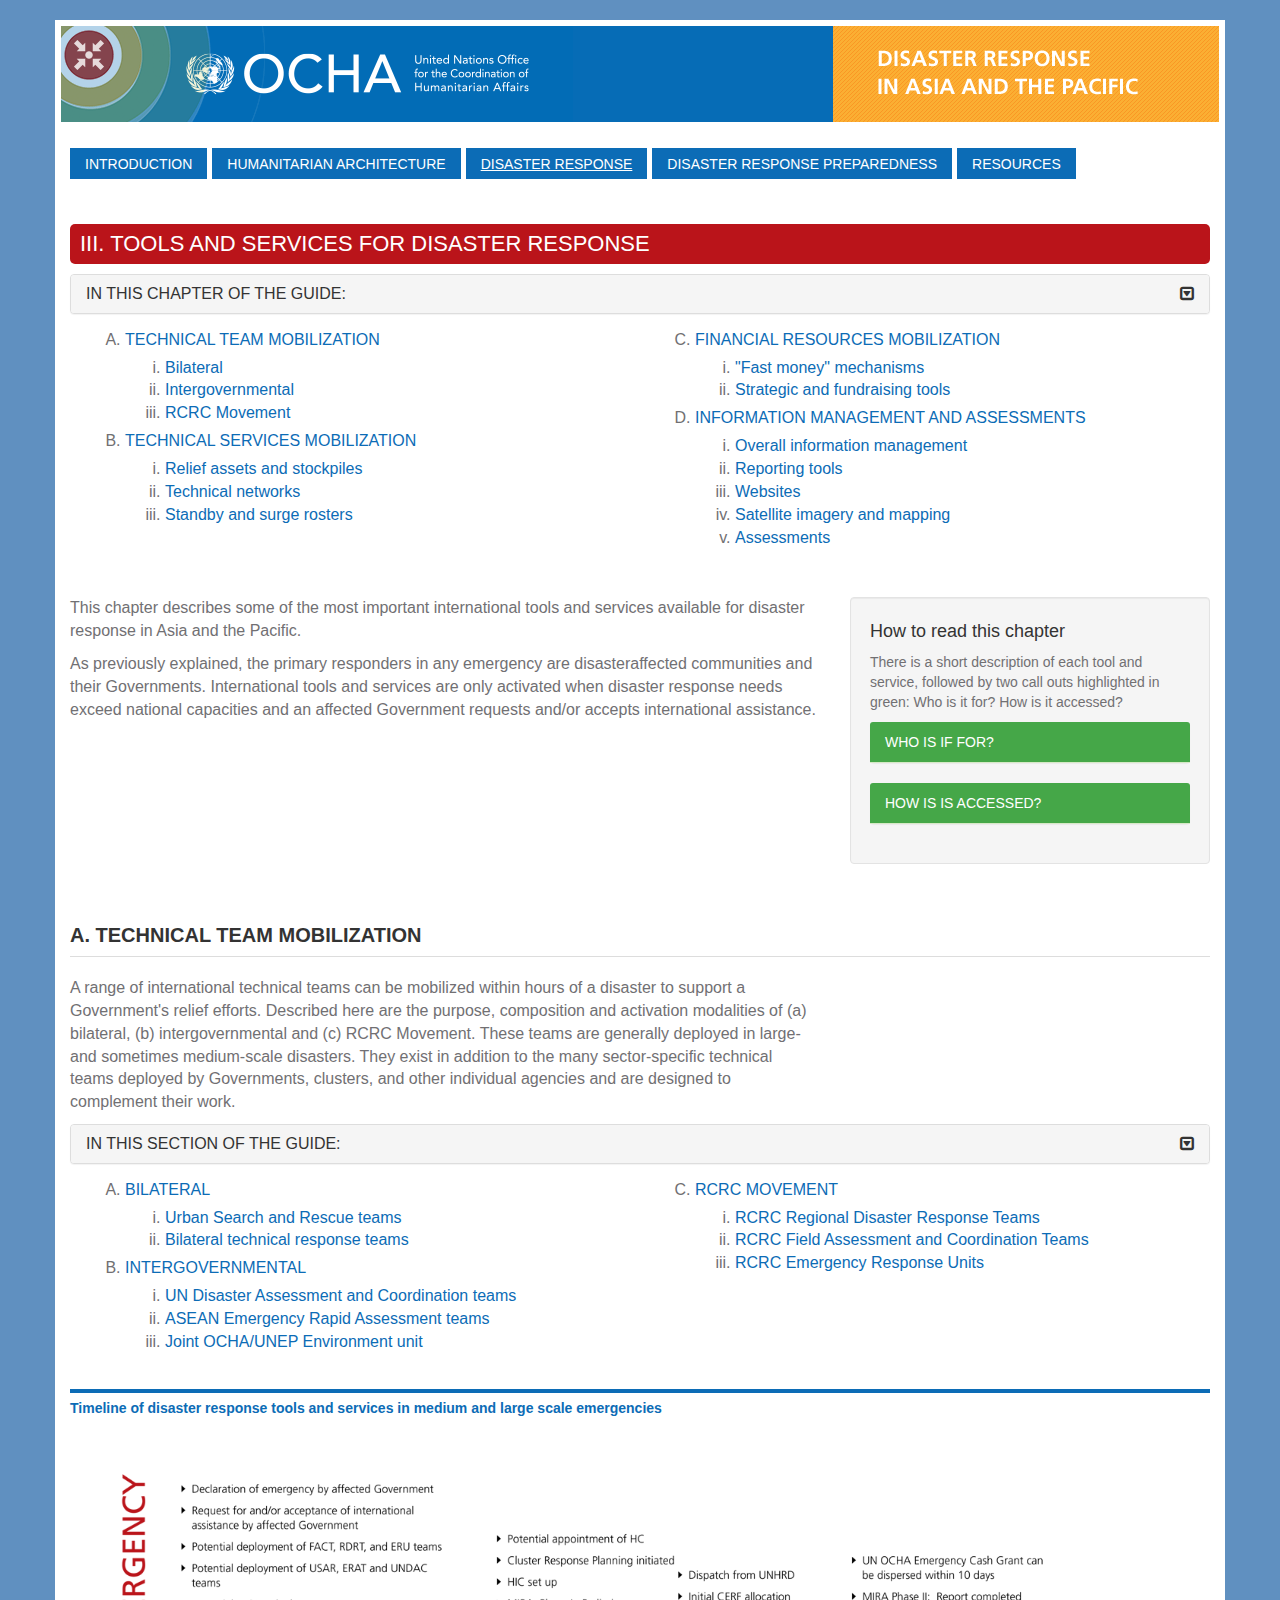
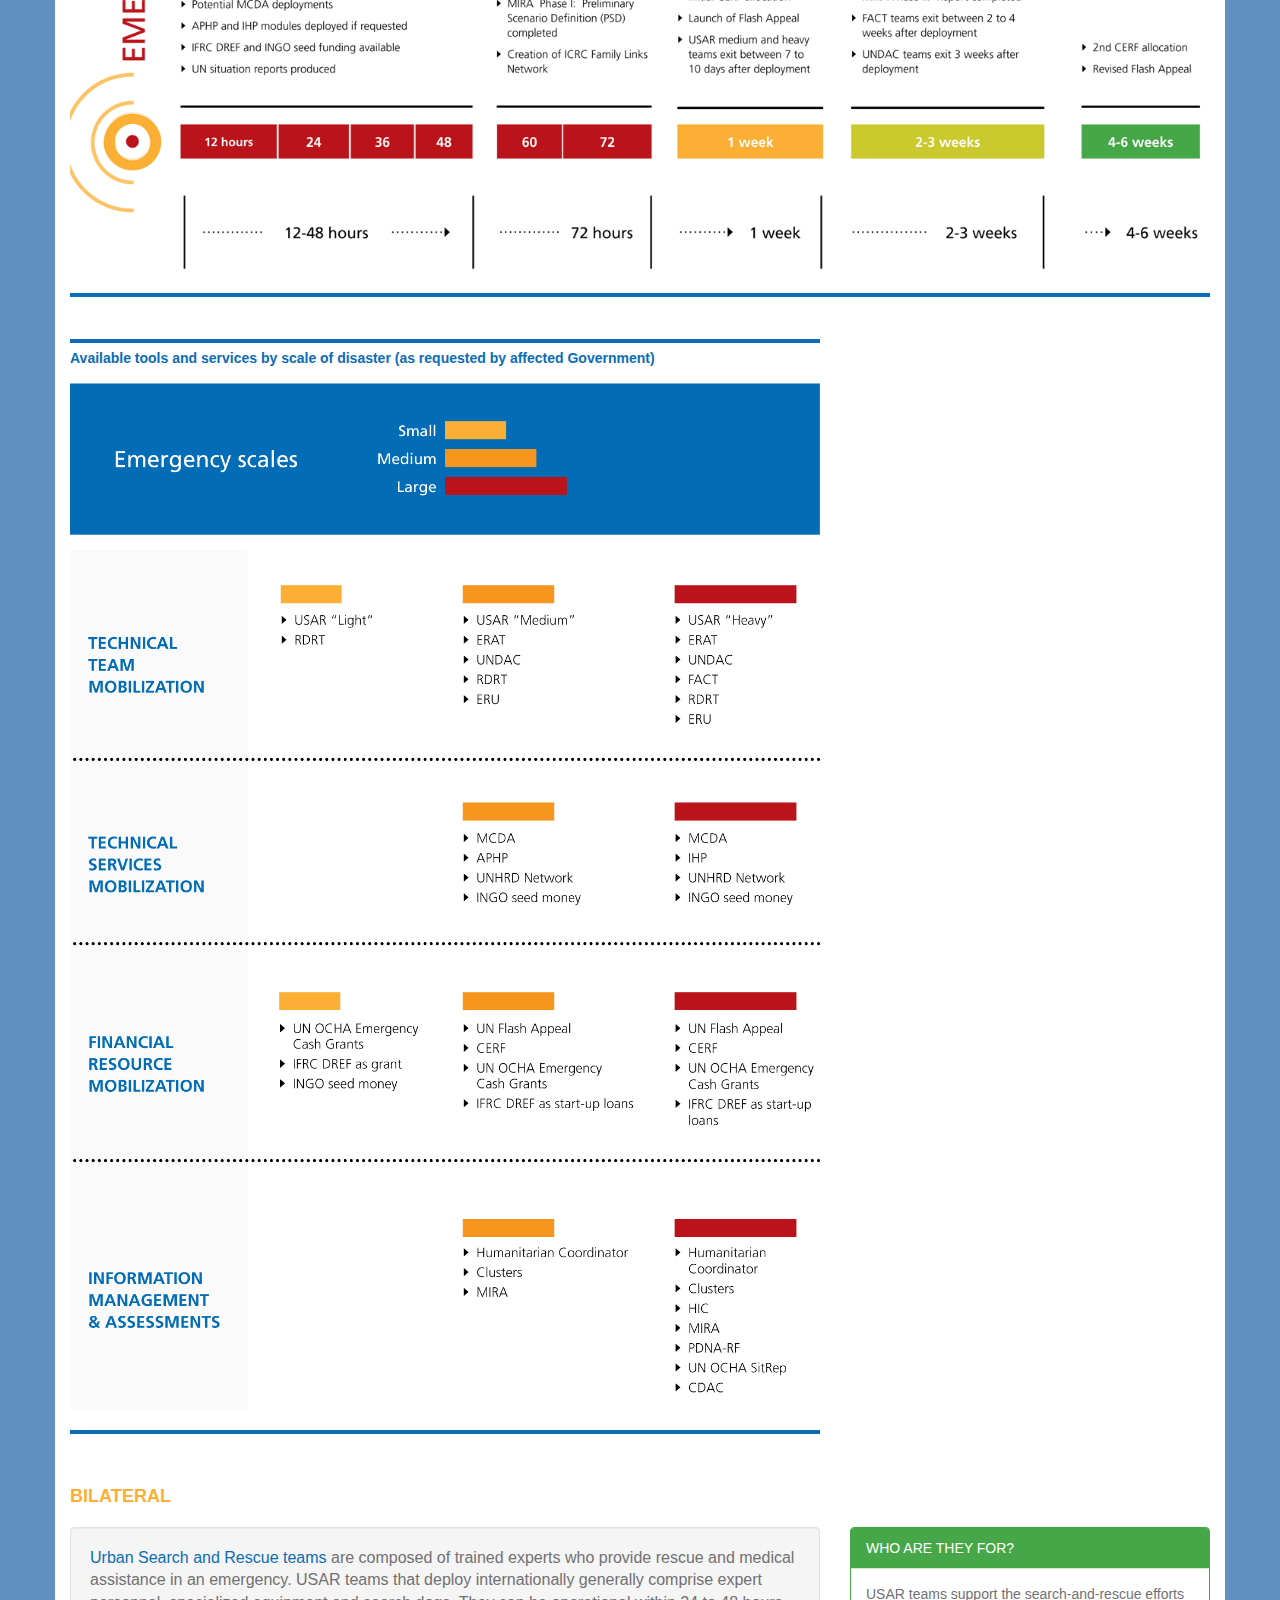
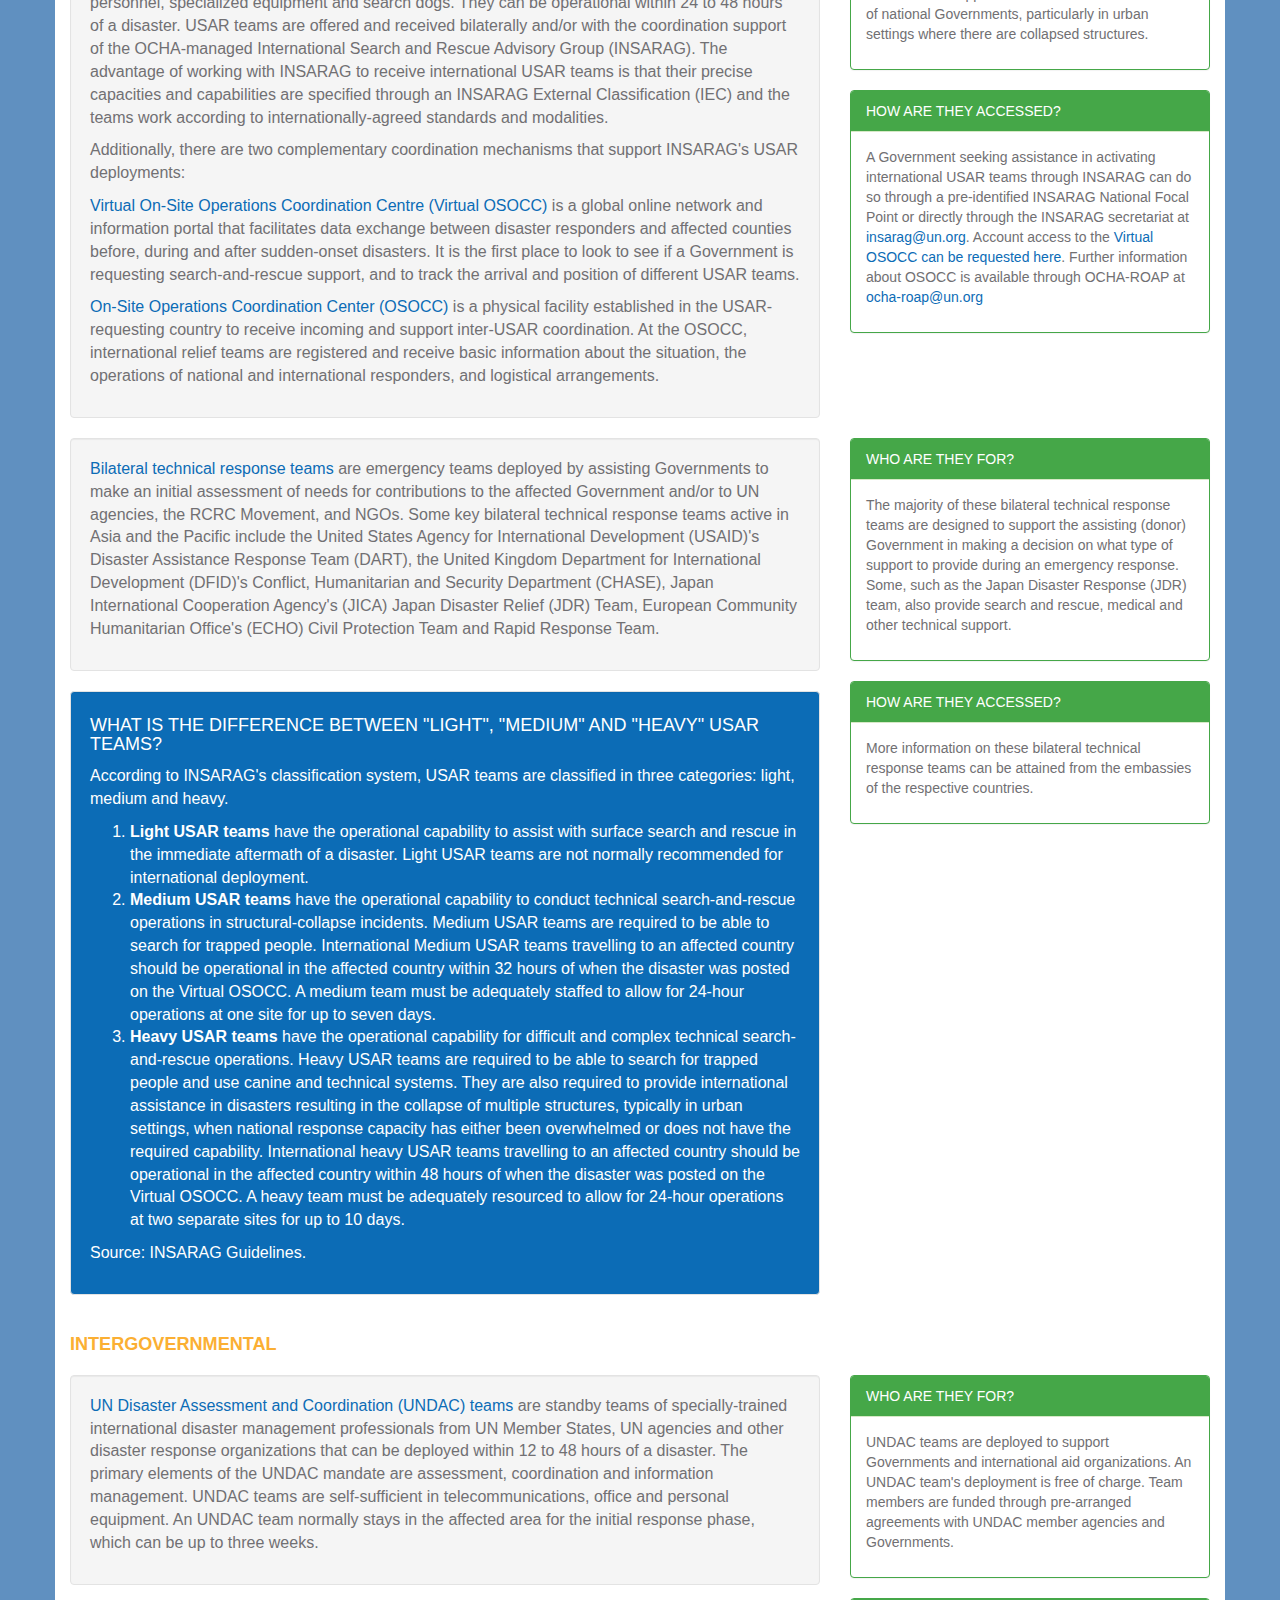
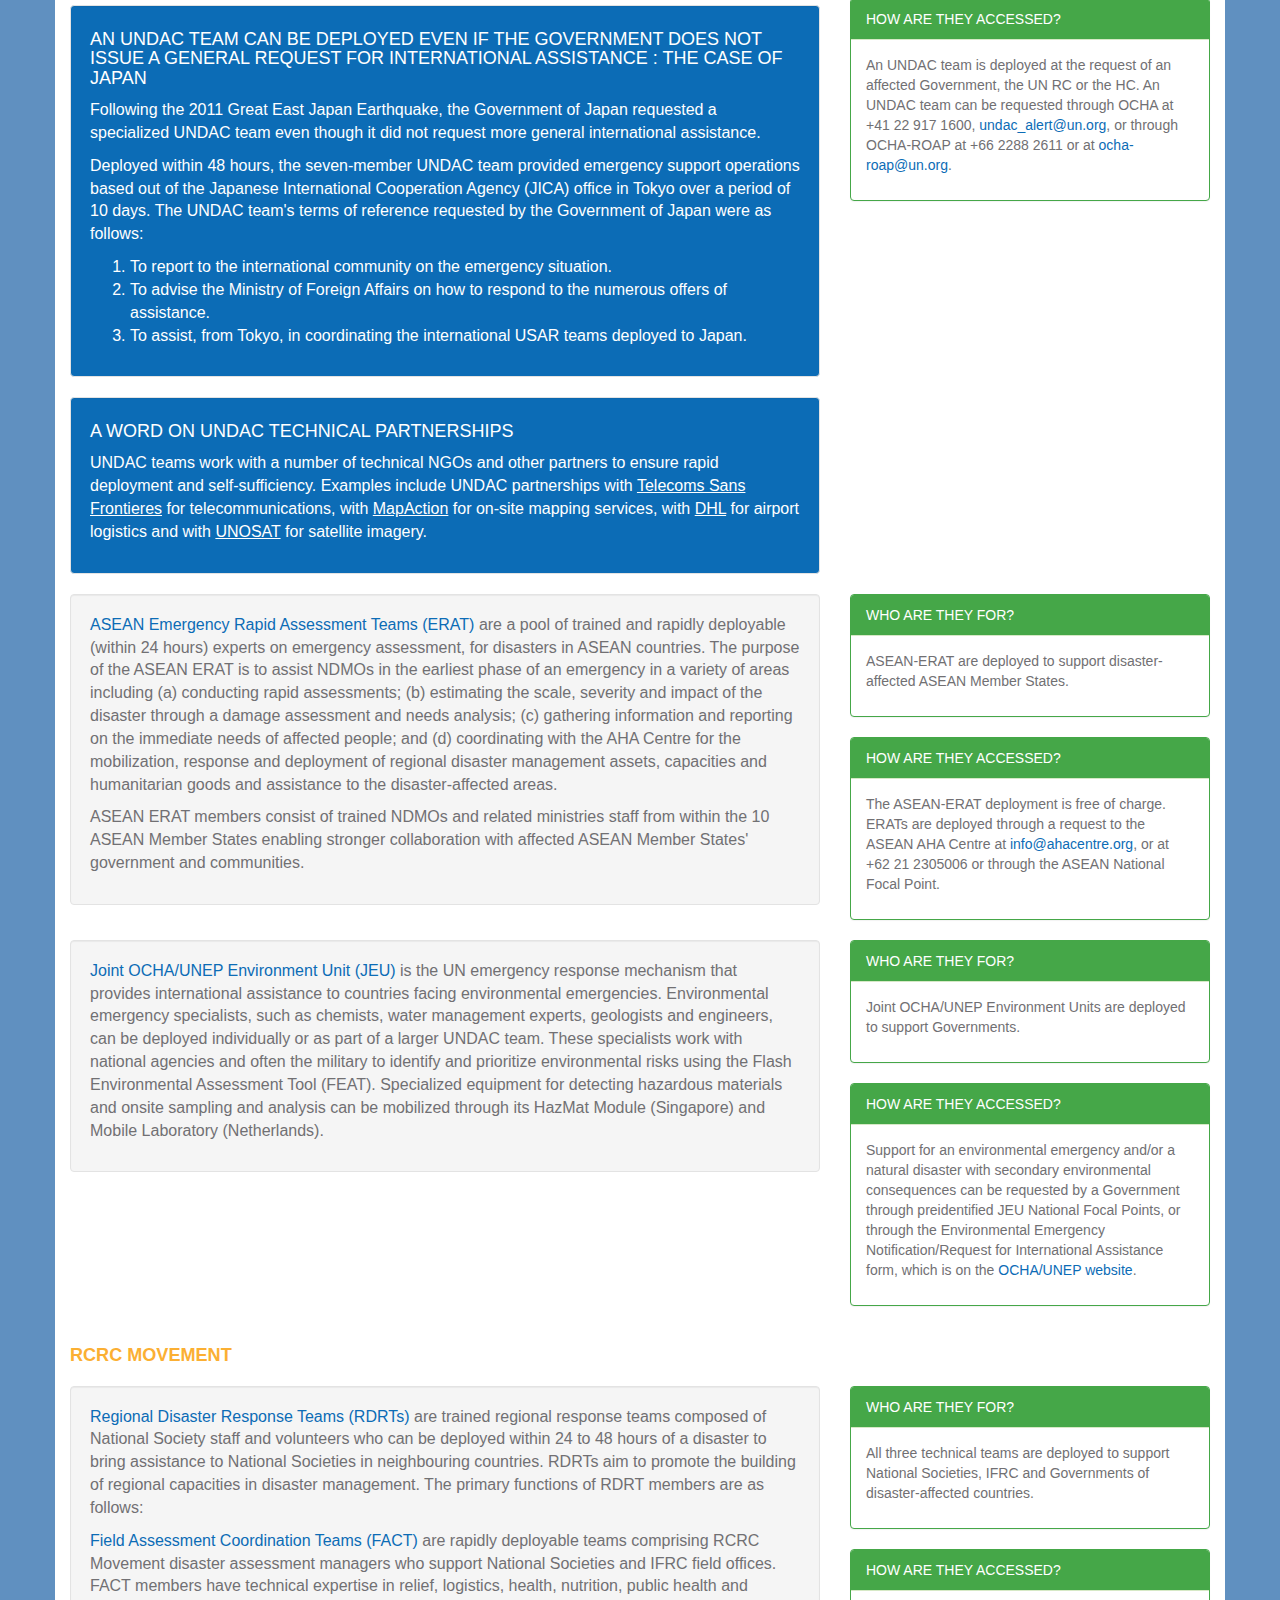
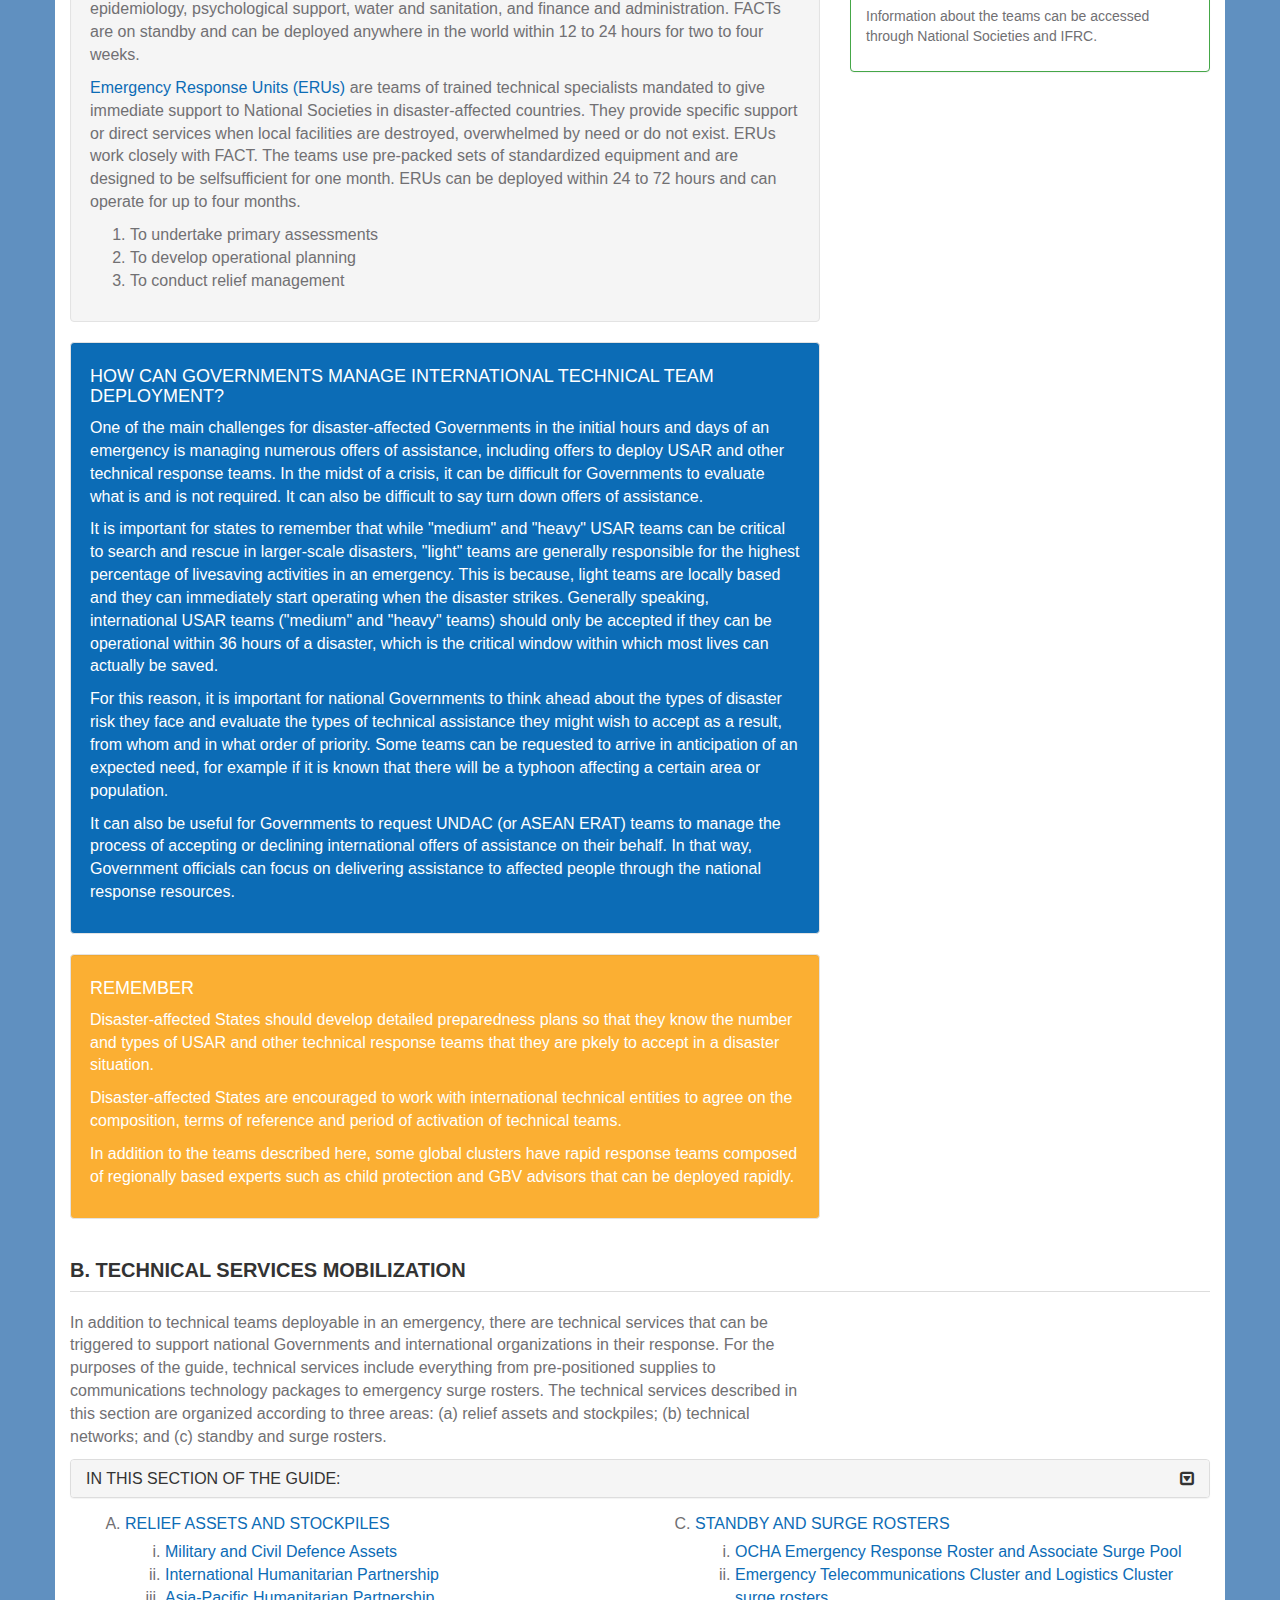
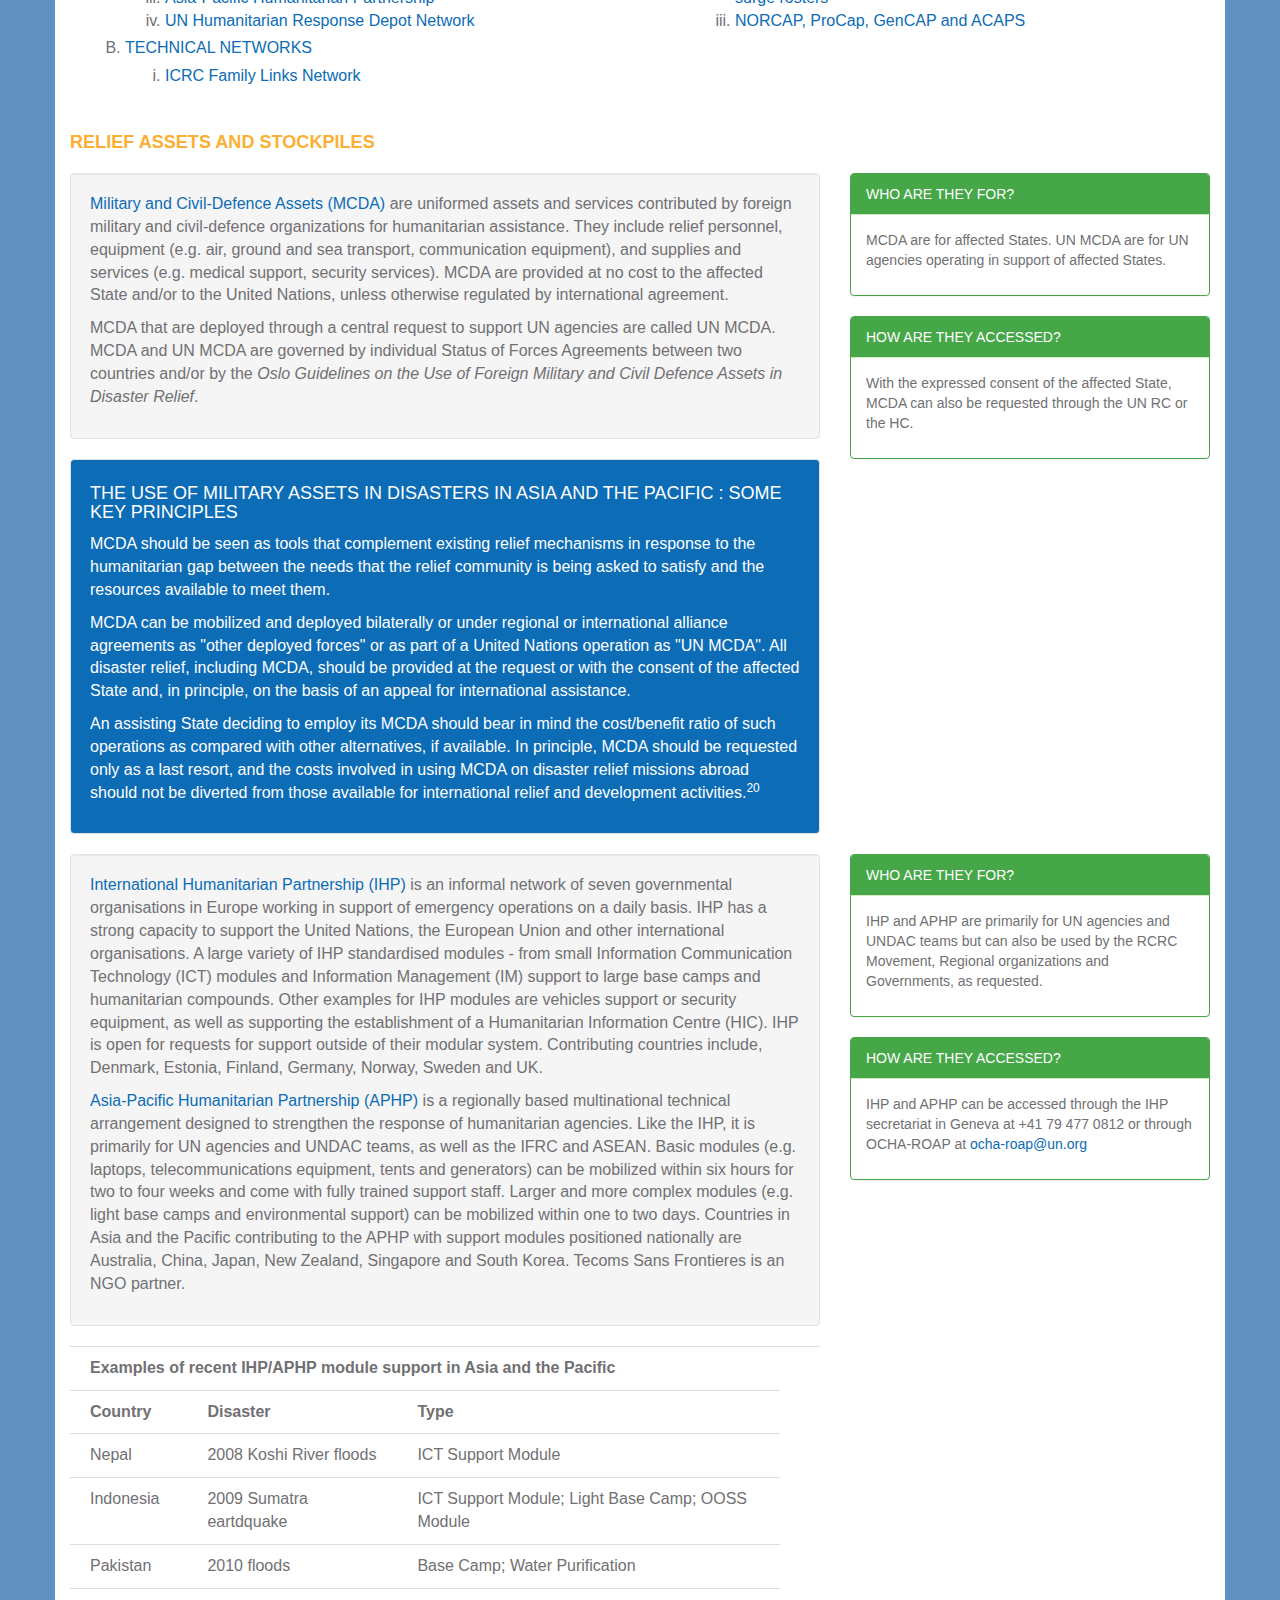
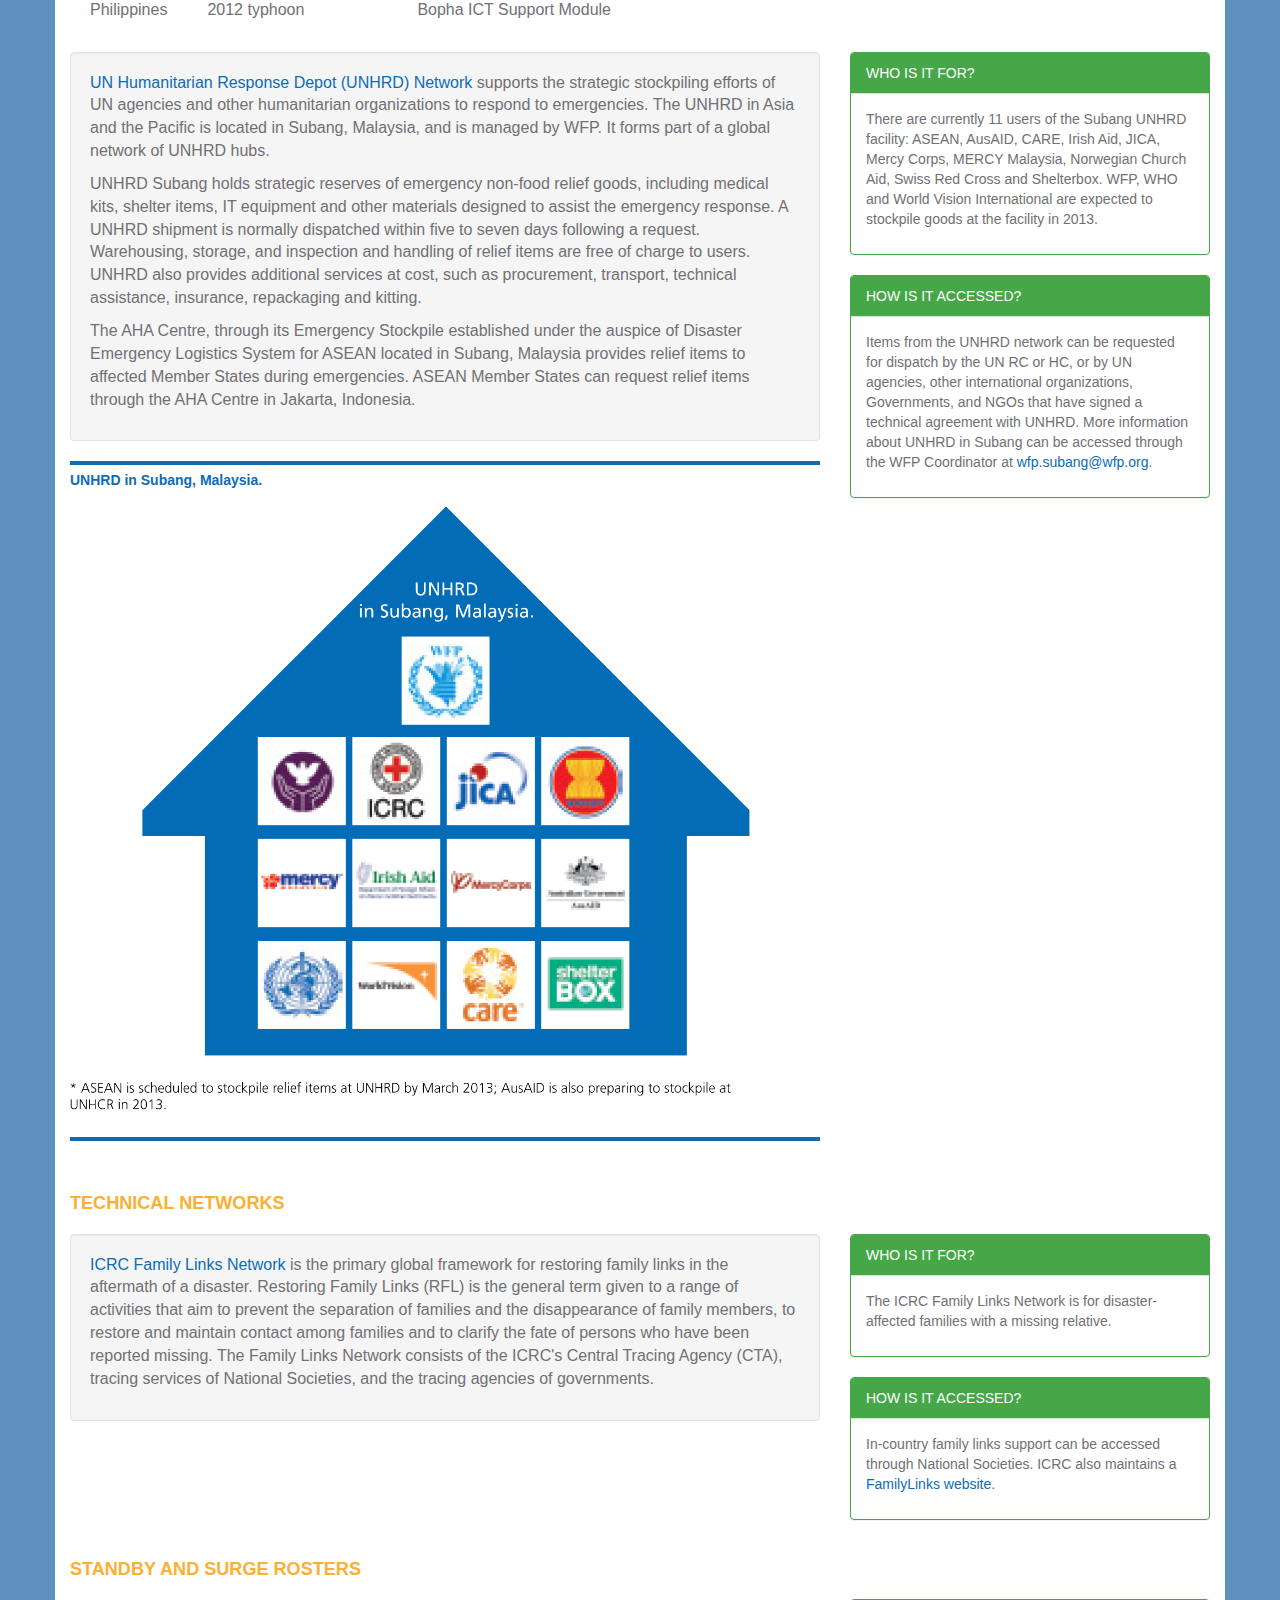
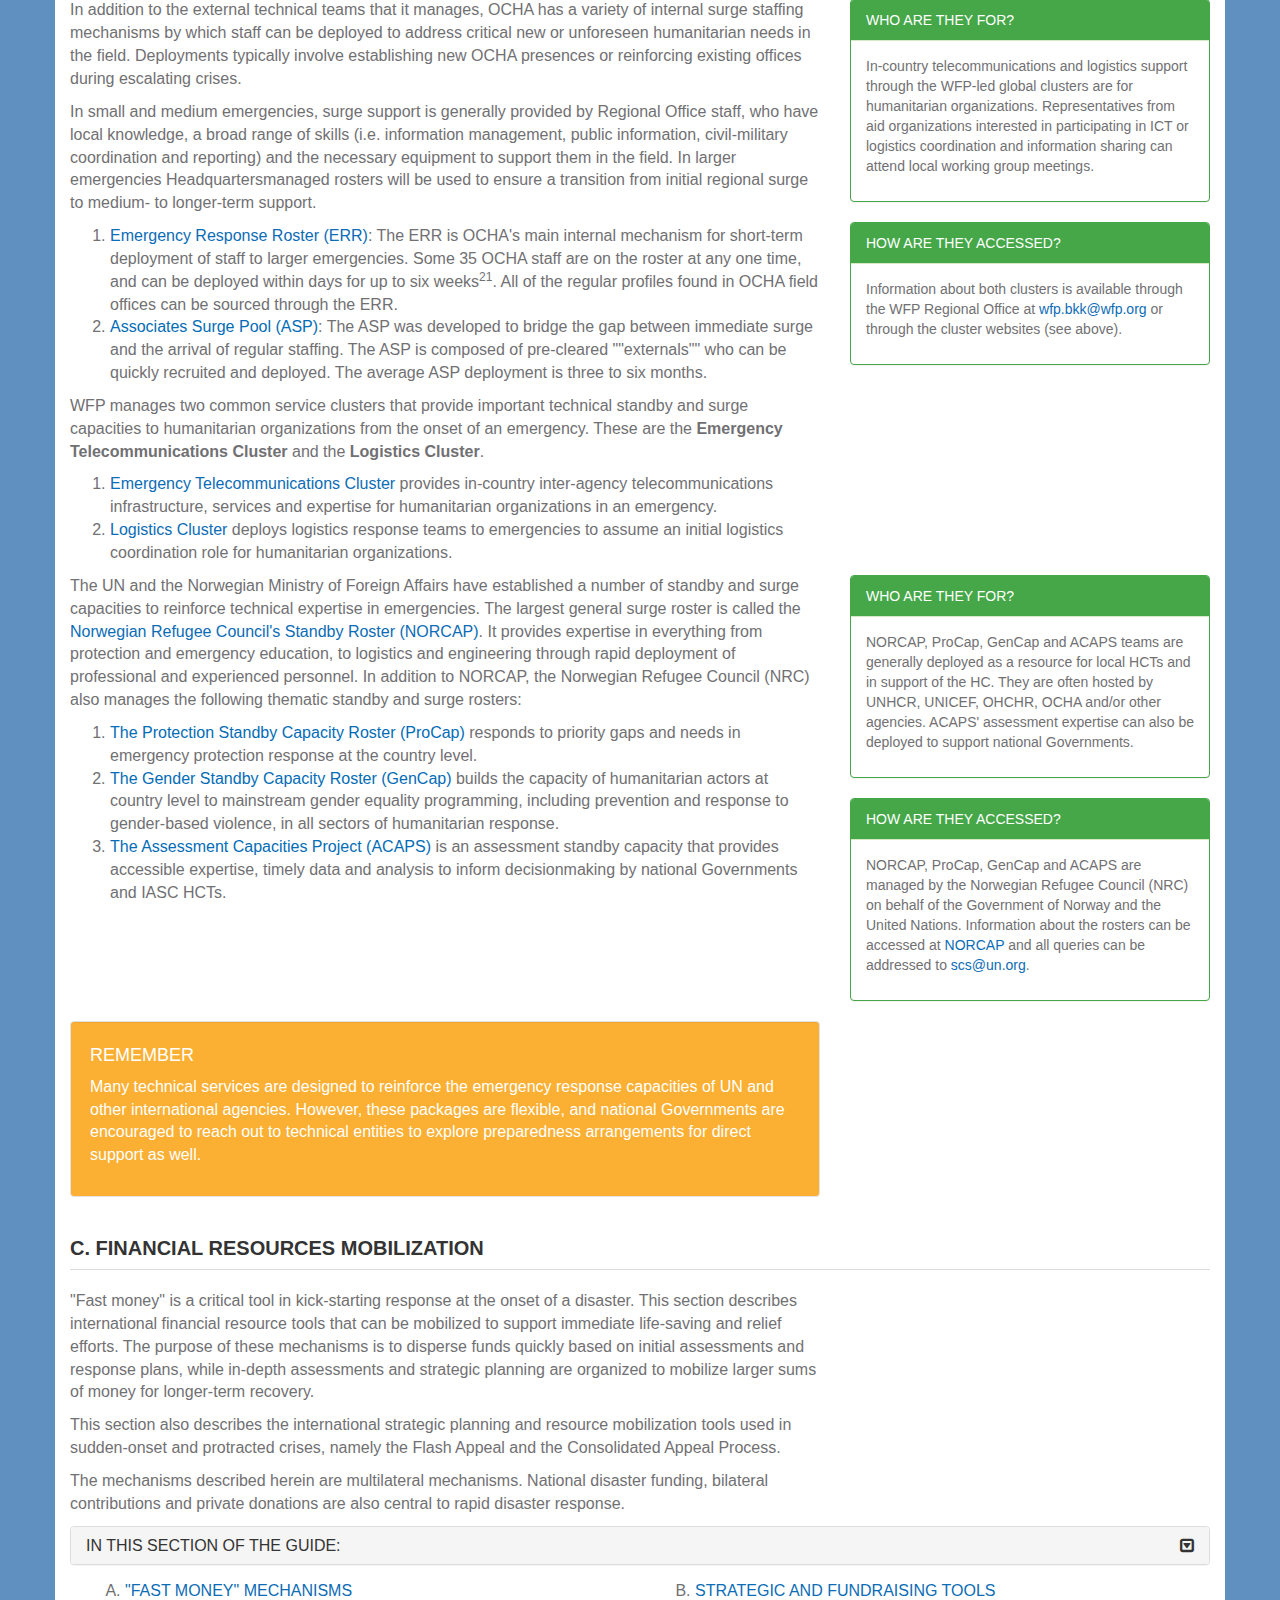
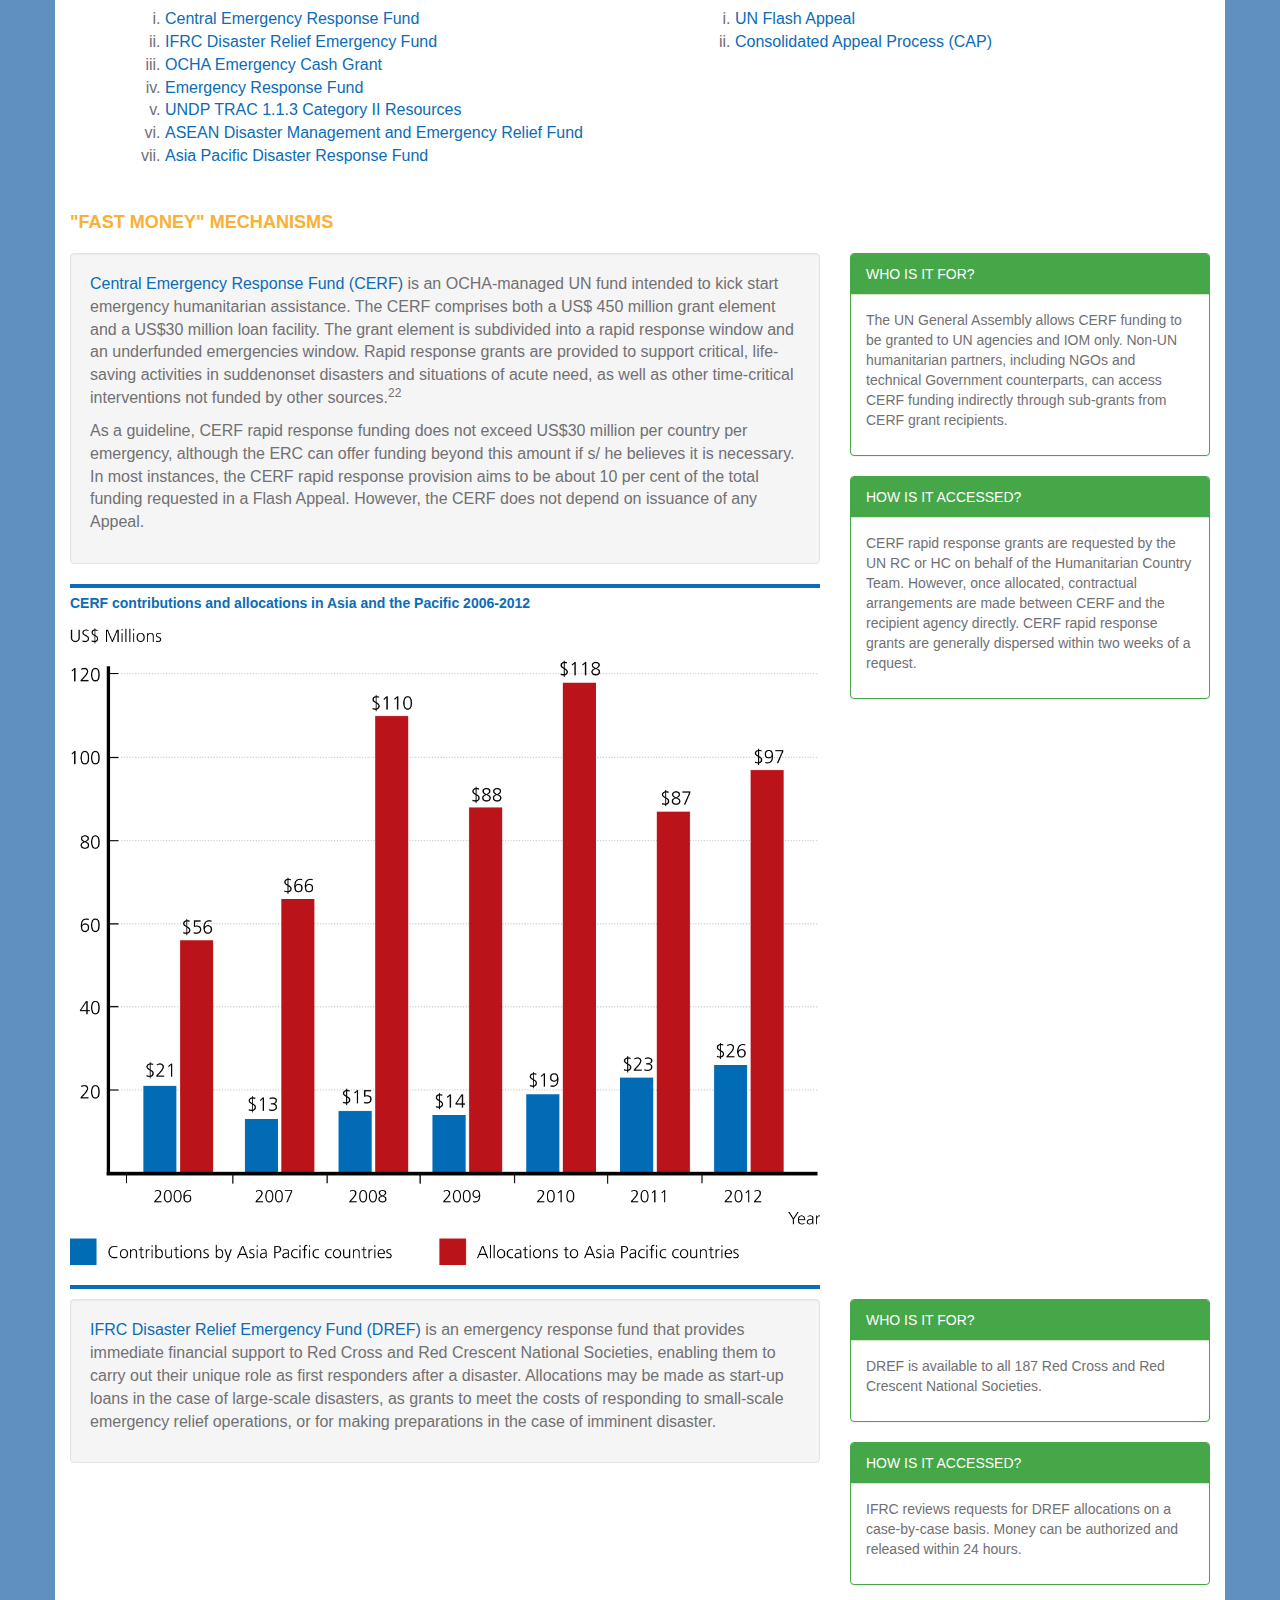
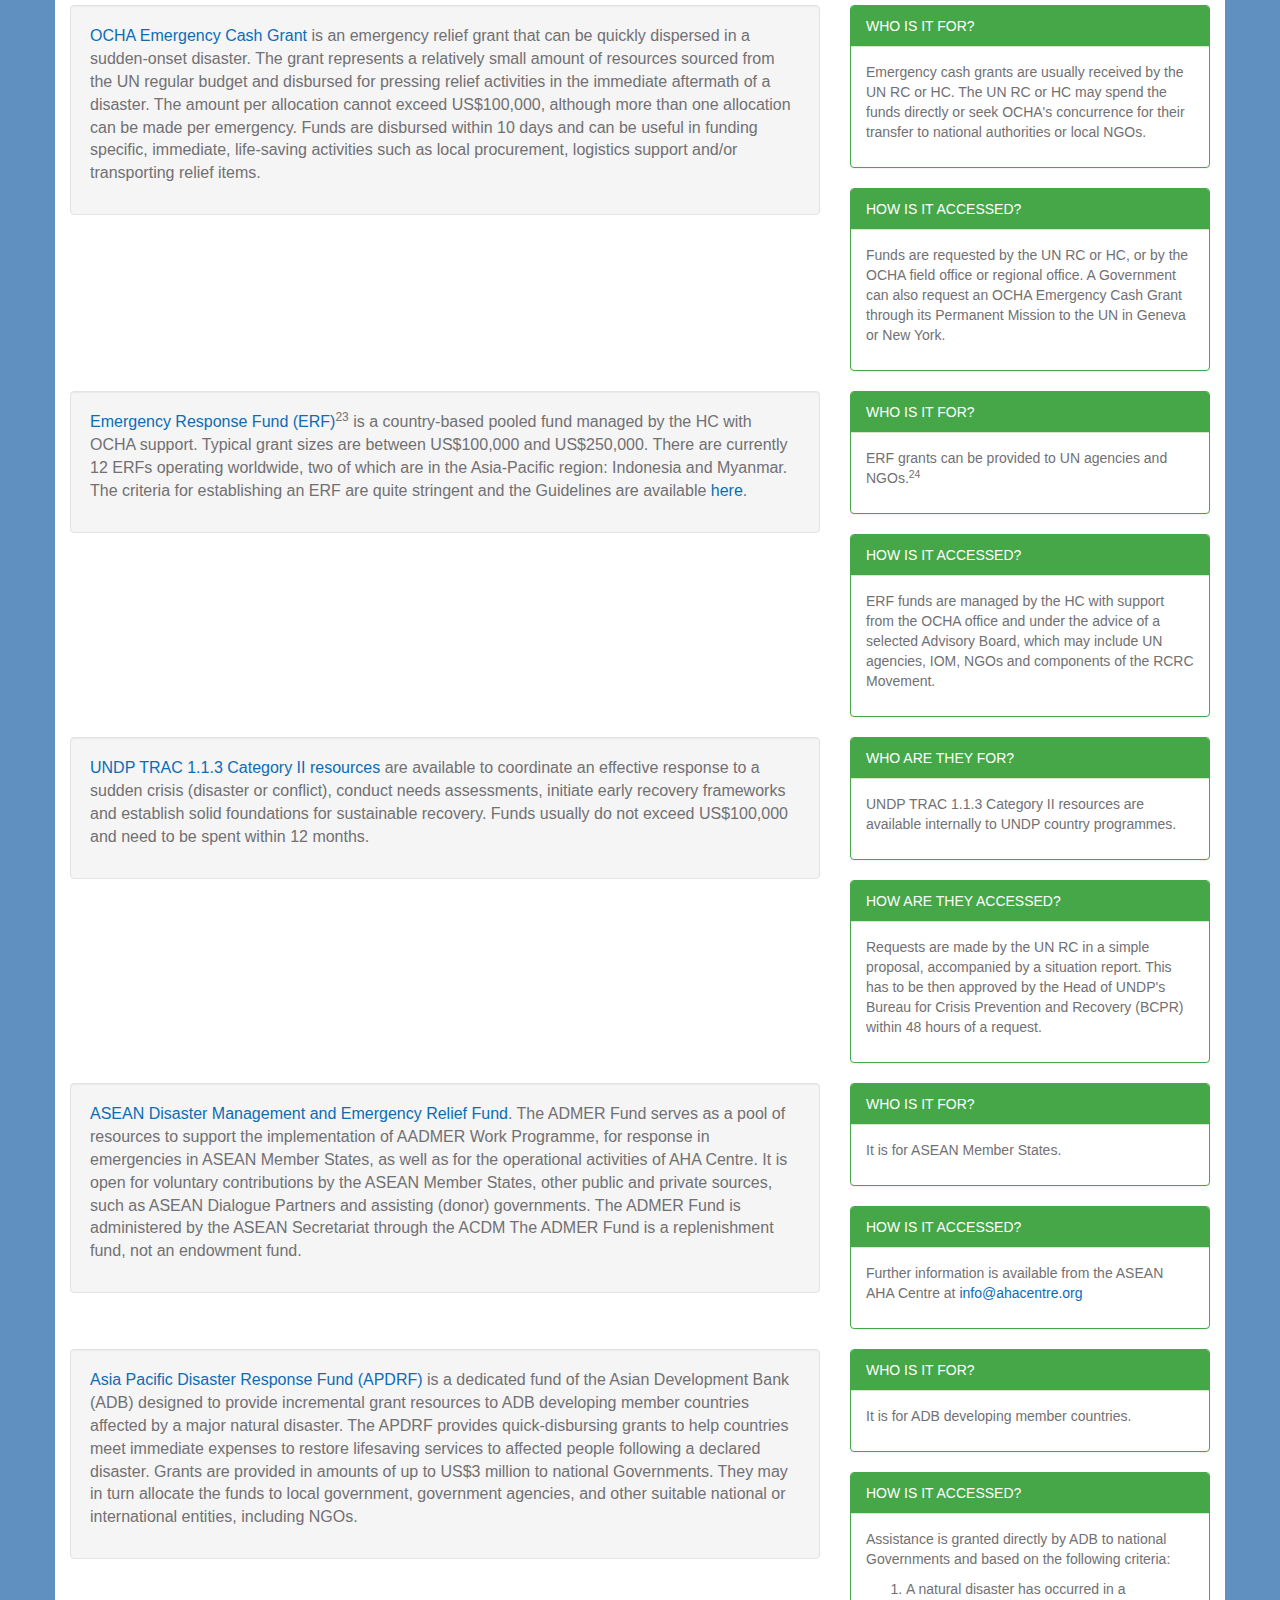
<file: ocha/ToolsAndServicesForDisasterResponse.html>
<!DOCTYPE html>
<html>
<head>
<title>UN OCHA | Disaster Response in Asia and the Pacific - Tools and Services for Disaster Response</title>
<link rel="stylesheet" type="text/css" href="bootstrap.css">
<link rel="stylesheet" href="font-awesome/css/font-awesome.min.css">
<link rel="stylesheet" type="text/css" href="ocha_disaster_response.css">
</head>

<body>
<a href="#top" class="back-to-top" title="back to top"><i class="icon-arrow-up icon-2x"></i></a>
    <div class="main">
		<!-- Fixed navbar -->
		<div class="navbar navbar-default">
			<div class="container no-pad">
				<a href="index.html">
					<div class="row logo">
						<div class="col-md-8">
							<img src="images/logo.gif" class="img-responsive"></img>
						</div>
						<div class="col-md-4 header-orange-back">
							<img class="img-responsive" src="images/banner-right.png" alt="DISASTER RESPONSE IN ASIA AND THE PACIFIC"></img>
						</div>
					</div>
				</a>
			</div>
			<div class="container">
				<div class="navbar-header">
					<button data-target=".navbar-collapse" data-toggle="collapse"
						class="navbar-toggle" type="button">
						<span class="icon-bar"></span> <span class="icon-bar"></span> <span
							class="icon-bar"></span>
					</button>
				</div>
				<div class="collapse navbar-collapse">
					<ul class="nav navbar-nav">
						<li><a
							href="index.html">Introduction</a></li>
						<li><a
							href="InternationalHumanitarianArchitecture.html">Humanitarian
								Architecture</a></li>
						<li class="active"><a
							href="ToolsAndServicesForDisasterResponse.html">Disaster
								Response</a></li>
						<li><a
							href="ToolsAndServicesForDisasterResponsePreparedness.html">Disaster
								Response Preparedness</a>
						<li><a href="Resources.html">Resources</a></li>
					</ul>
				</div>
				<!--/.nav-collapse -->
			</div>
		</div>

		<!-- Begin page content -->
		<div class="container">
			<div class="grey-box">
				<div class="row">
					<div class="col-md-12">
						<h1>III. Tools and Services for Disaster Response</h1>
						<div class="panel-group" id="accordion">
							<div class="panel panel-default">
								<div class="panel-heading">
									<h4 class="panel-title">
										<a class="accordion-toggle" data-toggle="collapse"
											data-parent="#accordion" href="#collapseOne"> In this
											chapter of the guide: <i class="icon-collapse"></i>
										</a>
									</h4>
								</div>
							</div>
							<!--/col-md-12-->
						</div>
						<!--/row-->
						<div class="row">
							<div id="collapseOne" class="panel-collapse collapse in">
								<div class="panel-body">
									<div class="col-md-6">
										<ol type="A">
											<li><a href="#Technical Team Mobilization">Technical Team Mobilization</a>
												<ol type="i">
													<li><a
														href="#Bilateral">Bilateral</a></li>
													<li><a
														href="#Intergovernmental">Intergovernmental</a></li>
													<li><a
														href="#RCRC Movement">RCRC Movement</a></li>
												</ol></li>
											<li><a href="#Technical services mobilization">Technical Services Mobilization</a>
												<ol type="i">
													<li><a
														href="#Relief assets and stockpiles">Relief assets and stockpiles</a></li>
													<li><a
														href="#Technical networks">Technical networks</a></li>
													<li><a
														href="#Standby and surge rosters">Standby and surge rosters</a></li>
											</ol></li>
										</ol>
									</div>
									<!--/col-md-6-->
									<div class="col-md-6">
										<ol type="A" start="3">
											<li><a href="#Financial Resources Mobilization">Financial Resources Mobilization</a>
												<ol type="i">
													<li><a href="#Fast money mechanisms">"Fast money" mechanisms</a></li>
													<li><a href="#Strategic and fundraising tools">Strategic and fundraising tools</a></li>
												</ol></li>
											<li><a href="#Information management and assessments">Information Management and Assessments</a>
												<ol type="i">
													<li><a href="#Information Management Services">Overall information management</a></li>
													<li><a href="#Reporting Tools">Reporting tools</a></li>
													<li><a href="#Humanitarian Websites">Websites</a></li>
													<li><a href="#Satellite imagery and mapping service providers">Satellite imagery and mapping</a></li>
													<li><a href="#Assessments tools">Assessments</a></li>
												</ol></li>
										</ol>
									</div>
								</div>
							</div>
						</div>
					</div>
				</div>
				<!-- /row -->
<br/>
<div class="row">
<div class="col-md-8">
<p>				
This chapter describes some of the most important international tools and services
available for disaster response in Asia and the Pacific.
</p>
<p>
As previously explained, the primary responders in any emergency are disasteraffected
communities and their Governments. International tools and services are only
activated when disaster response needs exceed national capacities and an affected
Government requests and/or accepts international assistance.
</p>
</div><!--/col-->
<div class="col-md-4">
						<div class="well">
							<h4>How to read this chapter</h4>
							<p>There is a short description of each tool and service, followed
							by two call outs highlighted in green: Who is it for? How is it accessed?</p>
							<div class="panel panel-success panel-noborder">
								<div class="panel-heading">
									<!--<i class="icon-user"></i>--> Who is if for?
								</div>
							</div>
							<div class="panel panel-success panel-noborder">
								<div class="panel-heading">
									<!--<i class="icon-unlock"></i>--> How is is accessed?
								</div>
							</div>
						</div>
					</div>
</div><!--/col-md-4 -->
</div><!--/row-->

<div class="row">
<div class="col-md-12">
<h2><a name="Technical Team Mobilization">A. Technical team mobilization</a></h2>
</div>
</div>

			<div class="row">
				<div class="col-md-8">
					<p>A range of international technical teams can be mobilized
						within hours of a disaster to support a Government's relief
						efforts. Described here are the purpose, composition and
						activation modalities of (a) bilateral, (b) intergovernmental and
						(c) RCRC Movement. These teams are generally deployed in large-
						and sometimes medium-scale disasters. They exist in addition to
						the many sector-specific technical teams deployed by Governments,
						clusters, and other individual agencies and are designed to
						complement their work.</p>
				</div>
				<!--/col-md-8-->
			</div>
			<!--/row-->

			<div class="row">
				<div class="col-md-12">
					<div class="panel-group" id="section1">
						<div class="panel panel-default">
							<div class="panel-heading">
								<h4 class="panel-title">
									<a class="accordion-toggle" data-toggle="collapse"
										data-parent="#section1" href="#collapseTwo"> In this
										section of the guide: <i class="icon-collapse"></i>
									</a>
								</h4>
							</div>
						</div>
						<!--/col-md-12-->
					</div>
				</div>
			</div>

			<div class="row">
				<div id="collapseTwo" class="panel-collapse collapse in">
					<div class="panel-body">
						<div class="col-md-6">
							<ol type="A">
								<li><a href="#Bilateral">Bilateral</a>
									<ol type="i">
										<li><a href="#Urban Search and Rescue teams">Urban
												Search and Rescue teams</a></li>
										<li><a href="#Bilateral technical response teams">Bilateral
												technical response teams</a></li>
									</ol></li>
								<li><a href="#Intergovernmental">Intergovernmental</a>
									<ol type="i">
										<li><a
											href="#UN Disaster Assessment and Coordination teams">UN
												Disaster Assessment and Coordination teams</a></li>
										<li><a href="#ASEAN Emergency Rapid Assessment teams">ASEAN
												Emergency Rapid Assessment teams</a></li>
										<li><a href="#Joint OCHA/UNEP Environment unit">Joint
												OCHA/UNEP Environment unit</a></li>
									</ol></li>
							</ol>
						</div>
						<!--/col-md-6-->
						<div class="col-md-6">
							<ol type="A" start="3">
								<li><a href="#RCRC Movement">RCRC
										Movement</a>
									<ol type="i">
										<li><a href="#RCRC Regional Disaster Response Teams">RCRC
												Regional Disaster Response Teams</a></li>
										<li><a
											href="#RCRC Field Assessment and Coordination Teams">RCRC
												Field Assessment and Coordination Teams</a></li>
										<li><a href="#RCRC Emergency Response Units">RCRC
												Emergency Response Units</a></li>
									</ol></li>
							</ol>
						</div>
					</div>
				</div>
			</div>

			<div class="row">
				<div class="col-md-12">
					<div class="figure more-margin">
						<div class="figure-label">Timeline of disaster response
							tools and services in medium and large scale emergencies</div>
						<img src="images/figure8.png" class="img-responsive"
							alt="Timeline of disaster response tools and services in medium and large scale emergencies"></img>
					</div>
				</div>
			</div>
			<br />

			<div class="row">
				<div class="col-md-8">
					<div class="figure more-margin">
						<div class="figure-label">Available tools and services by
							scale of disaster (as requested by affected Government)</div>
						<img src="images/figure9.png" class="img-responsive"
							alt="Available tools and services by scale of disaster (as requested by affected Government)"></img>
					</div>
				</div>
			</div>
			<br />

			<div class="row">
<div class="col-md-12">
<h3><a name="Bilateral">Bilateral</a></h3>
</div>
</div>

<div class="row">
<div class="col-md-8">
<div class="well">
<p>
<a name="Urban Search and Rescue teams">Urban Search and Rescue teams</a> are composed of trained experts who provide
rescue and medical assistance in an emergency. USAR teams that deploy internationally
generally comprise expert personnel, specialized equipment and search dogs. They
can be operational within 24 to 48 hours of a disaster. USAR teams are offered and
received bilaterally and/or with the coordination support of the OCHA-managed
International Search and Rescue Advisory Group (INSARAG). The advantage of working
with INSARAG to receive international USAR teams is that their precise capacities and
capabilities are specified through an INSARAG External Classification (IEC) and the
teams work according to internationally-agreed standards and modalities.
</p>
<p>
Additionally, there are two complementary coordination mechanisms that support
INSARAG's USAR deployments:
</p>
<p>
<a href="http://vosocc.unocha.org/">Virtual On-Site Operations Coordination Centre (Virtual OSOCC)</a> is a global
online network and information portal that facilitates data exchange between disaster
responders and affected counties before, during and after sudden-onset disasters. It is
the first place to look to see if a Government is requesting search-and-rescue support,
and to track the arrival and position of different USAR teams.
</p>
<p>
<a href="http://www.unocha.org/what-we-do/coordination-tools/osocc-rdc/overview">On-Site Operations Coordination Center (OSOCC)</a> is a physical facility established
in the USAR-requesting country to receive incoming and support inter-USAR
coordination. At the OSOCC, international relief teams are registered and receive
basic information about the situation, the operations of national and international
responders, and logistical arrangements.
</p>
</div><!--/well-->
</div><!--/col-md-8-->
<div class="col-md-4">
<div class="panel panel-success">
	<div class="panel-heading">
		<!--<i class="icon-user"></i>--> Who are they for?
	</div>
	<div class="panel-body">
		<p>USAR teams support the search-and-rescue efforts of national Governments,
particularly in urban settings where there are collapsed structures.</p>
	</div>
</div>
<div class="panel panel-success">
	<div class="panel-heading">
		<!--<i class="icon-unlock"></i>--> How are they accessed?
	</div>
	<div class="panel-body">
		<p>A Government seeking assistance in activating international USAR teams through
INSARAG can do so through a pre-identified INSARAG National Focal Point or directly
through the INSARAG secretariat at <a href="mailto:insarag@un.org">insarag@un.org</a>. Account access to the <a href="http://vosocc.unocha.org/">Virtual
OSOCC can be requested here</a>. Further information about OSOCC is available through
OCHA-ROAP at <a href="mailto:ocha-roap@un.org">ocha-roap@un.org</a></p>
	</div>
</div>
</div><!--/col-md-4-->
</div><!--/row-->

<div class="row">
<div class="col-md-8">

<div class="well">
<p>
<a name="Bilateral technical response teams">Bilateral technical response teams</a> are emergency teams deployed by assisting
Governments to make an initial assessment of needs for contributions to the affected
Government and/or to UN agencies, the RCRC Movement, and NGOs. Some key
bilateral technical response teams active in Asia and the Pacific include the United
States Agency for International Development (USAID)'s Disaster Assistance Response
Team (DART), the United Kingdom Department for International Development
(DFID)'s Conflict, Humanitarian and Security Department (CHASE), Japan International
Cooperation Agency's (JICA) Japan Disaster Relief (JDR) Team, European Community
Humanitarian Office's (ECHO) Civil Protection Team and Rapid Response Team.
</p>
</div><!--/well-->

<div class="well well-primary">
<h4>
	<!--<i class="icon-book"></i>--> What is the difference between "light", "medium" and "heavy" USAR teams?
</h4>
<p>
According to INSARAG's classification system, USAR teams are classified in three
categories: light, medium and heavy.
</p>
<ol>
<li>
<strong>Light USAR teams</strong> have the operational capability to assist with surface
search and rescue in the immediate aftermath of a disaster. Light USAR teams
are not normally recommended for international deployment.
</li>
<li>
<strong>Medium USAR teams</strong> have the operational capability to conduct technical
search-and-rescue operations in structural-collapse incidents. Medium
USAR teams are required to be able to search for trapped people.
International Medium USAR teams travelling to an affected country should
be operational in the affected country within 32 hours of when the disaster
was posted on the Virtual OSOCC. A medium team must be adequately
staffed to allow for 24-hour operations at one site for up to seven days.
</li>
<li>
<strong>Heavy USAR teams</strong> have the operational capability for difficult and
complex technical search-and-rescue operations. Heavy USAR teams are
required to be able to search for trapped people and use canine and technical
systems. They are also required to provide international assistance in disasters
resulting in the collapse of multiple structures, typically in urban settings,
when national response capacity has either been overwhelmed or does not
have the required capability. International heavy USAR teams travelling to an
affected country should be operational in the affected country within 48
hours of when the disaster was posted on the Virtual OSOCC. A heavy team
must be adequately resourced to allow for 24-hour operations at two
separate sites for up to 10 days.
</li>
</ol>
<p>Source: INSARAG Guidelines.</p>
</div>

</div><!--/col-md-8-->
<div class="col-md-4">
<div class="panel panel-success">
	<div class="panel-heading">
		<!--<i class="icon-user"></i>--> Who are they for?
	</div>
	<div class="panel-body">
		<p>The majority of these bilateral technical response teams are designed to support the
assisting (donor) Government in making a decision on what type of support to provide
during an emergency response. Some, such as the Japan Disaster Response (JDR)
team, also provide search and rescue, medical and other technical support.</p>
	</div>
</div>
<div class="panel panel-success">
	<div class="panel-heading">
		<!--<i class="icon-unlock"></i>--> How are they accessed?
	</div>
	<div class="panel-body">
		<p>More information on these bilateral technical response teams can be attained from
the embassies of the respective countries.</p>
	</div>
</div>
</div><!--/col-md-4-->
</div><!--/row-->

<div class="row">
<div class="col-md-12">
<h3><a name="Intergovernmental">Intergovernmental</a></h3>
</div>
</div>

<div class="row">
<div class="col-md-8">
<div class="well">
<p>
<a href="http://www.unocha.org/what-we-do/coordination-tools/undac/overview" name="UN Disaster Assessment and Coordination teams">UN Disaster Assessment and Coordination (UNDAC) teams</a> are standby teams of
specially-trained international disaster management professionals from UN Member
States, UN agencies and other disaster response organizations that can be deployed
within 12 to 48 hours of a disaster. The primary elements of the UNDAC mandate
are assessment, coordination and information management. UNDAC teams are self-sufficient 
in telecommunications, office and personal equipment. An UNDAC team
normally stays in the affected area for the initial response phase, which can be up to
three weeks.
</p>
</div><!--/well-->
<div class="well well-primary">
<h4>
	<!--<i class="icon-book"></i>--> An UNDAC team can be deployed even if the
Government does not issue a general request for
international assistance : the case of Japan
</h4>
<p>
Following the 2011 Great East Japan Earthquake, the Government of Japan requested
a specialized UNDAC team even though it did not request more general international
assistance.
</p>
<p>
Deployed within 48 hours, the seven-member UNDAC team provided emergency
support operations based out of the Japanese International Cooperation Agency
(JICA) office in Tokyo over a period of 10 days. The UNDAC team's terms of reference
requested by the Government of Japan were as follows:
</p>
<ol>
<li>To report to the international community on the emergency situation.</li>
<li>To advise the Ministry of Foreign Affairs on how to respond to the
numerous offers of assistance.</li>
<li>To assist, from Tokyo, in coordinating the international USAR teams
deployed to Japan.</li>
</div><!--/well-->
<div class="well well-primary">
<h4>
	<!--<i class="icon-book"></i>--> A word on UNDAC technical partnerships
</h4>
<p>
UNDAC teams work with a number of technical NGOs and other partners to ensure
rapid deployment and self-sufficiency. Examples include UNDAC partnerships with
<a href="http://www.tsfi.org/">Telecoms Sans Frontieres</a> for telecommunications, with <a href="http://www.mapaction.org/">MapAction</a> for on-site mapping
services, with <a href="http://www.unocha.org/what-we-do/coordination-tools/logistics-support/response-teams">DHL</a> for airport logistics and with <a href="http://www.unitar.org/unosat">UNOSAT</a> for satellite imagery.
</p>
</div><!--/well-->
</div><!--/col-md-8-->
<div class="col-md-4">
<div class="panel panel-success">
	<div class="panel-heading">
		<!--<i class="icon-user"></i>--> Who are they for?
	</div>
	<div class="panel-body">
		<p>UNDAC teams are deployed to support Governments and international aid
organizations. An UNDAC team's deployment is free of charge. Team members
are funded through pre-arranged agreements with UNDAC member agencies and
Governments.</p>
	</div>
</div>
<div class="panel panel-success">
	<div class="panel-heading">
		<!--<i class="icon-unlock"></i>--> How are they accessed?
	</div>
	<div class="panel-body">
		<p>An UNDAC team is deployed at the request of an affected Government, the UN RC
or the HC. An UNDAC team can be requested through OCHA at +41 22 917 1600,
<a href="mailto:undac_alert@un.org">undac_alert@un.org</a>, or through OCHA-ROAP at +66 2288 2611 or at <a href="mailto:ocha-roap@un.org">ocha-roap@un.org</a>.</p>
	</div>
</div>
</div><!--/col-md-4-->
</div><!--/row-->

<div class="row">
<div class="col-md-8">
<div class="well">
<p>
<a href="http://www.ahacentre.org/" name="ASEAN Emergency Rapid Assessment teams">ASEAN Emergency Rapid Assessment Teams (ERAT)</a> are a pool of trained and
rapidly deployable (within 24 hours) experts on emergency assessment, for disasters
in ASEAN countries. The purpose of the ASEAN ERAT is to assist NDMOs in the
earliest phase of an emergency in a variety of areas including (a) conducting rapid
assessments; (b) estimating the scale, severity and impact of the disaster through a
damage assessment and needs analysis; (c) gathering information and reporting on
the immediate needs of affected people; and (d) coordinating with the AHA Centre for
the mobilization, response and deployment of regional disaster management assets,
capacities and humanitarian goods and assistance to the disaster-affected areas.
</p>
<p>
ASEAN ERAT members consist of trained NDMOs and related ministries staff from
within the 10 ASEAN Member States enabling stronger collaboration with affected
ASEAN Member States' government and communities.
</p>
</div><!--/well-->
</div><!--/col-md-8-->
<div class="col-md-4">
<div class="panel panel-success">
	<div class="panel-heading">
		<!--<i class="icon-user"></i>--> Who are they for?
	</div>
	<div class="panel-body">
		<p>ASEAN-ERAT are deployed to support disaster-affected ASEAN Member States.</p>
	</div>
</div>
<div class="panel panel-success">
	<div class="panel-heading">
		<!--<i class="icon-unlock"></i>--> How are they accessed?
	</div>
	<div class="panel-body">
		<p>The ASEAN-ERAT deployment is free of charge. ERATs are deployed through a request
to the ASEAN AHA Centre at <a href="mailto:info@ahacentre.org">info@ahacentre.org</a>, or at +62 21 2305006 or through
the ASEAN National Focal Point.</p>
	</div>
</div>
</div><!--/col-md-4-->
</div><!--/row-->

<div class="row">
<div class="col-md-8">
<div class="well">
<p>
<a href="http://www.unocha.org/unep" name="Joint OCHA/UNEP Environment unit">Joint OCHA/UNEP Environment Unit (JEU)</a> is the UN emergency response
mechanism that provides international assistance to countries facing environmental
emergencies. Environmental emergency specialists, such as chemists, water
management experts, geologists and engineers, can be deployed individually or as
part of a larger UNDAC team. These specialists work with national agencies and often
the military to identify and prioritize environmental risks using the Flash Environmental
Assessment Tool (FEAT). Specialized equipment for detecting hazardous materials and
onsite sampling and analysis can be mobilized through its HazMat Module (Singapore)
and Mobile Laboratory (Netherlands).
</p>
</div><!--/well-->
</div><!--/col-md-8-->
<div class="col-md-4">
<div class="panel panel-success">
	<div class="panel-heading">
		<!--<i class="icon-user"></i>--> Who are they for?
	</div>
	<div class="panel-body">
		<p>Joint OCHA/UNEP Environment Units are deployed to support Governments.</p>
	</div>
</div>
<div class="panel panel-success">
	<div class="panel-heading">
		<!--<i class="icon-unlock"></i>--> How are they accessed?
	</div>
	<div class="panel-body">
		<p>Support for an environmental emergency and/or a natural disaster with secondary
environmental consequences can be requested by a Government through preidentified
JEU National Focal Points, or through the Environmental Emergency
Notification/Request for International Assistance form, which is on the <a href="http://www.unocha.org/unep">OCHA/UNEP website</a>.</p>
	</div>
</div>
</div><!--/col-md-4-->
</div><!--/row-->

<div class="row">
<div class="col-md-12">
<h3><a name="RCRC Movement">RCRC Movement</a></h3>
</div>
</div>

<div class="row">
<div class="col-md-8">
<div class="well">
<p>
<a name="RCRC Regional Disaster Response Teams" href="http://www.ifrc.org/en/what-we-do/disaster-management/responding/disaster-response-system/dr-tools-and-systems/regional-disaster-response-teams">Regional Disaster Response Teams (RDRTs)</a> are trained regional response teams
composed of National Society staff and volunteers who can be deployed within 24 to 48
hours of a disaster to bring assistance to National Societies in neighbouring countries.
RDRTs aim to promote the building of regional capacities in disaster management. The
primary functions of RDRT members are as follows:
</p>
<p>
<a name="RCRC Field Assessment and Coordination Teams" href="http://www.ifrc.org/en/what-we-do/disaster-management/responding/disaster-response-system/dr-tools-and-systems/responding-to-disasters-field-assessment-coordination-teams-fact">Field Assessment Coordination Teams (FACT)</a> are rapidly deployable teams
comprising RCRC Movement disaster assessment managers who support National
Societies and IFRC field offices. FACT members have technical expertise in relief,
logistics, health, nutrition, public health and epidemiology, psychological support,
water and sanitation, and finance and administration. FACTs are on standby and can
be deployed anywhere in the world within 12 to 24 hours for two to four weeks.
</p>
<p>
<a name="RCRC Emergency Response Units" href="http://www.ifrc.org/en/what-we-do/disaster-management/responding/disaster-response-system/dr-tools-and-systems/eru">Emergency Response Units (ERUs)</a> are teams of trained technical specialists
mandated to give immediate support to National Societies in disaster-affected
countries. They provide specific support or direct services when local facilities are
destroyed, overwhelmed by need or do not exist. ERUs work closely with FACT. The
teams use pre-packed sets of standardized equipment and are designed to be selfsufficient
for one month. ERUs can be deployed within 24 to 72 hours and can operate
for up to four months.
</p>
<ol>
<li>To undertake primary assessments</li>
<li>To develop operational planning</li>
<li>To conduct relief management</li>
</ol>
</div><!--/well-->
<div class="well well-primary">
<h4>
	<!--<i class="icon-book"></i>--> How can Governments manage international technical team deployment?
</h4>
<p>
One of the main challenges for disaster-affected Governments in the
initial hours and days of an emergency is managing numerous offers of
assistance, including offers to deploy USAR and other technical response
teams. In the midst of a crisis, it can be difficult for Governments to
evaluate what is and is not required. It can also be difficult to say turn
down offers of assistance.
</p>
<p>
It is important for states to remember that while "medium" and "heavy"
USAR teams can be critical to search and rescue in larger-scale disasters,
"light" teams are generally responsible for the highest percentage of livesaving
activities in an emergency. This is because, light teams are locally
based and they can immediately start operating when the disaster strikes.
Generally speaking, international USAR teams ("medium" and "heavy"
teams) should only be accepted if they can be operational within 36 hours
of a disaster, which is the critical window within which most lives can
actually be saved.
</p>
<p>
For this reason, it is important for national Governments to think ahead
about the types of disaster risk they face and evaluate the types of technical
assistance they might wish to accept as a result, from whom and in what
order of priority. Some teams can be requested to arrive in anticipation of
an expected need, for example if it is known that there will be a typhoon
affecting a certain area or population.
</p>
<p>
It can also be useful for Governments to request UNDAC (or ASEAN ERAT)
teams to manage the process of accepting or declining international offers
of assistance on their behalf. In that way, Government officials can focus
on delivering assistance to affected people through the national response
resources.
</p>
</div><!--/well-->
<div class="well well-warning">
<h4>REMEMBER</h4>
<p>
Disaster-affected States should develop detailed preparedness plans
so that they know the number and types of USAR and other technical
response teams that they are pkely to accept in a disaster situation.
</p>
<p>
Disaster-affected States are encouraged to work with international
technical entities to agree on the composition, terms of reference and
period of activation of technical teams.
</p>
<p>
In addition to the teams described here, some global clusters have
rapid response teams composed of regionally based experts such as
child protection and GBV advisors that can be deployed rapidly.
</p>
</div>
</div><!--/col-md-8-->
<div class="col-md-4">
<div class="panel panel-success">
	<div class="panel-heading">
		<!--<i class="icon-user"></i>--> Who are they for?
	</div>
	<div class="panel-body">
		<p>All three technical teams are deployed to support National Societies, IFRC and
Governments of disaster-affected countries.</p>
	</div>
</div>
<div class="panel panel-success">
	<div class="panel-heading">
		<!--<i class="icon-unlock"></i>--> How are they accessed?
	</div>
	<div class="panel-body">
		<p>Information about the teams can be accessed through National Societies and IFRC.</p>
	</div>
</div>
<!-- 
<div class="panel panel-warning">
<div class="panel-heading">
	REMEMBER
</div>
<div class="panel-body">
<p>
Disaster-affected States should develop detailed preparedness plans
so that they know the number and types of USAR and other technical
response teams that they are pkely to accept in a disaster situation.
</p>
<p>
Disaster-affected States are encouraged to work with international
technical entities to agree on the composition, terms of reference and
period of activation of technical teams.
</p>
<p>
In addition to the teams described here, some global clusters have
rapid response teams composed of regionally based experts such as
child protection and GBV advisors that can be deployed rapidly.
</p>
</div>
</div>
 -->
</div><!--/col-md-4-->
</div><!--/row-->

<div class="row">
<div class="col-md-12">
<h2><a name="Technical services mobilization">B. Technical services mobilization</a></h2>
</div>
</div>

<div class="row">
<div class="col-md-8">
<p>
In addition to technical teams deployable in an emergency, there are technical services
that can be triggered to support national Governments and international organizations
in their response. For the purposes of the guide, technical services include everything
from pre-positioned supplies to communications technology packages to emergency
surge rosters. The technical services described in this section are organized according
to three areas: (a) relief assets and stockpiles; (b) technical networks; and (c) standby
and surge rosters.
</p>
</div><!--/col-md-8 -->
</div><!--/row-->

             <div class="row">
				<div class="col-md-12">
					<div class="panel-group" id="section2">
						<div class="panel panel-default">
							<div class="panel-heading">
								<h4 class="panel-title">
									<a class="accordion-toggle" data-toggle="collapse"
										data-parent="#section2" href="#collapseThree"> In this
										section of the guide: <i class="icon-collapse"></i>
									</a>
								</h4>
							</div>
						</div>
						<!--/col-md-12-->
					</div>
				</div>
			</div>

			<div class="row">
				<div id="collapseThree" class="panel-collapse collapse in">
					<div class="panel-body">
						<div class="col-md-6">
							<ol type="A">
								<li><a href="#Relief assets and stockpiles">Relief assets and stockpiles</a>
									<ol type="i">
										<li><a href="#Military and Civil Defence Assets">Military and Civil Defence Assets</a></li>
										<li><a href="#International Humanitarian Partnership">International Humanitarian Partnership</a></li>
										<li><a href="#Asia-Pacific Humanitarian Partnership">Asia-Pacific Humanitarian Partnership</a></li>
										<li><a href="#UN Humanitarian Response Depot Network">UN Humanitarian Response Depot Network</a></li>
									</ol></li>
								<li><a href="#Technical networks">Technical networks</a>
									<ol type="i">
										<li><a
											href="#ICRC Family Links Network">ICRC Family Links Network</a></li>
									</ol></li>
							</ol>
						</div>
						<!--/col-md-6-->
						<div class="col-md-6">
							<ol type="A" start="3">
								<li><a href="#Standby and surge rosters">Standby and surge rosters</a>
									<ol type="i">
										<li><a href="#OCHA Emergency Response Roster and Associate Surge Pool">OCHA Emergency Response Roster and Associate Surge Pool</a></li>
										<li><a
											href="#Emergency Telecommunications Cluster and Logistics Cluster surge rosters">Emergency Telecommunications Cluster and Logistics Cluster surge rosters</a></li>
										<li><a href="#NORCAP, ProCap, GenCAP and ACAPS">NORCAP, ProCap, GenCAP and ACAPS</a></li>
									</ol></li>
							</ol>
						</div>
					</div>
				</div>
			</div>

<div class="row">
<div class="col-md-12">
<h3><a name="Relief assets and stockpiles">Relief assets and stockpiles</a></h3>
</div>
</div>

<div class="row">
<div class="col-md-8">
<div class="well">
<p>
<a name="Military and Civil Defence Assets">Military and Civil-Defence Assets (MCDA)</a> are uniformed assets and services
contributed by foreign military and civil-defence organizations for humanitarian
assistance. They include relief personnel, equipment (e.g. air, ground and sea transport,
communication equipment), and supplies and services (e.g. medical support, security
services). MCDA are provided at no cost to the affected State and/or to the United
Nations, unless otherwise regulated by international agreement.
</p>
<p>
MCDA that are deployed through a central request to support UN agencies are called UN
MCDA. MCDA and UN MCDA are governed by individual Status of Forces Agreements
between two countries and/or by the <i>Oslo Guidelines on the Use of Foreign Military
and Civil Defence Assets in Disaster Relief</i>.
</p>
</div><!--/well-->
<div class="well well-primary">
<h4>
	<!--<i class="icon-book"></i>--> The Use of Military Assets in Disasters in Asia and the Pacific : some key principles
</h4>
<p>
MCDA should be seen as tools that complement existing relief mechanisms in
response to the humanitarian gap between the needs that the relief community is
being asked to satisfy and the resources available to meet them.
</p>
<p>
MCDA can be mobilized and deployed bilaterally or under regional or international
alliance agreements as "other deployed forces" or as part of a United Nations
operation as "UN MCDA". All disaster relief, including MCDA, should be provided at
the request or with the consent of the affected State and, in principle, on the basis of
an appeal for international assistance.
</p>
<p>
An assisting State deciding to employ its MCDA should bear in mind the cost/benefit
ratio of such operations as compared with other alternatives, if available. In principle,
MCDA should be requested only as a last resort, and the costs involved in using
MCDA on disaster relief missions abroad should not be diverted from those available
for international relief and development activities.<sup class="pop" data-toggle="popover" data-content="As noted in the Oslo Guidelines and APC-MADRO.">20</sup>
</p>
</div><!--/well-->
</div><!--/col-md-8-->
<div class="col-md-4">
<div class="panel panel-success">
	<div class="panel-heading">
		<!--<i class="icon-user"></i>--> Who are they for?
	</div>
	<div class="panel-body">
		<p>MCDA are for affected States. UN MCDA are for UN agencies operating in support of
affected States.</p>
	</div>
</div>
<div class="panel panel-success">
	<div class="panel-heading">
		<!--<i class="icon-unlock"></i>--> How are they accessed?
	</div>
	<div class="panel-body">
		<p>With the expressed consent of the affected State, MCDA can also be requested
through the UN RC or the HC.</p>
	</div>
</div>
</div><!--/col-md-4-->
</div><!--/row -->

<div class="row">
<div class="col-md-8">
<div class="well">
<p>
<a href="http://www.ihp.nu/" name="International Humanitarian Partnership">International Humanitarian Partnership (IHP)</a> is an informal network of seven
governmental organisations in Europe working in support of emergency operations
on a daily basis. IHP has a strong capacity to support the United Nations, the European
Union and other international organisations. A large variety of IHP standardised modules
- from small Information Communication Technology (ICT) modules and Information
Management (IM) support to large base camps and humanitarian compounds.
Other examples for IHP modules are vehicles support or security equipment, as well
as supporting the establishment of a Humanitarian Information Centre (HIC). IHP is
open for requests for support outside of their modular system. Contributing countries
include, Denmark, Estonia, Finland, Germany, Norway, Sweden and UK.
</p>
<p>
<a href="http://www.ihp.nu/about/asia-pacificamerica.html" name="Asia-Pacific Humanitarian Partnership">Asia-Pacific Humanitarian Partnership (APHP)</a> is a regionally based multinational
technical arrangement designed to strengthen the response of humanitarian agencies.
Like the IHP, it is primarily for UN agencies and UNDAC teams, as well as the IFRC
and ASEAN. Basic modules (e.g. laptops, telecommunications equipment, tents and
generators) can be mobilized within six hours for two to four weeks and come with
fully trained support staff. Larger and more complex modules (e.g. light base camps
and environmental support) can be mobilized within one to two days. Countries in Asia
and the Pacific contributing to the APHP with support modules positioned nationally
are Australia, China, Japan, New Zealand, Singapore and South Korea. Tecoms Sans
Frontieres is an NGO partner.
</p>
</div><!--/well-->
<!-- <div class="table-label">Examples of recent IHP/APHP module support in Asia and the Pacific</div>  -->
<table class="table">
    <tr>
        <th colspan="3">Examples of recent IHP/APHP module support in Asia and the Pacific<th>
    </tr>
    <tr>
        <th>Country</th>
        <th>Disaster</th>
        <th>Type</th>
    </tr>
    <tr>
        <td>Nepal</td>
        <td>2008 Koshi River floods</td>
        <td>ICT Support Module</td>
    </tr>
    <tr>
        <td>Indonesia</td>
        <td>2009 Sumatra eartdquake</td>
        <td>ICT Support Module; Light Base Camp; OOSS Module</td>
    </tr>
    <tr>
        <td>Pakistan</td>
        <td>2010 floods</td>
        <td>Base Camp; Water Purification</td>
    <tr>
        <td>Philippines</td>
        <td>2012 typhoon</td>
        <td>Bopha ICT Support Module</td>
    </tr>
</table>
</div><!--/col-md-8-->
<div class="col-md-4">
<div class="panel panel-success">
	<div class="panel-heading">
		<!--<i class="icon-user"></i>--> Who are they for?
	</div>
	<div class="panel-body">
		<p>IHP and APHP are primarily for UN agencies and UNDAC teams but can also be used by
the RCRC Movement, Regional organizations and Governments, as requested.</p>
	</div>
</div>
<div class="panel panel-success">
	<div class="panel-heading">
		<!--<i class="icon-unlock"></i>--> How are they accessed?
	</div>
	<div class="panel-body">
		<p>IHP and APHP can be accessed through the IHP secretariat in Geneva at
+41 79 477 0812 or through OCHA-ROAP at <a href="mailto:ocha-roap@un.org">ocha-roap@un.org</a></p>
	</div>
</div>
</div><!--/col-md-4-->
</div><!--/row -->

<div class="row">
<div class="col-md-8">
<div class="well">
<p>
<a href="http://www.hrdlab.eu/" name="UN Humanitarian Response Depot Network">UN Humanitarian Response Depot (UNHRD) Network</a> supports the strategic
stockpiling efforts of UN agencies and other humanitarian organizations to respond to
emergencies. The UNHRD in Asia and the Pacific is located in Subang, Malaysia, and is
managed by WFP. It forms part of a global network of UNHRD hubs.
</p>
<p>
UNHRD Subang holds strategic reserves of emergency non-food relief goods, including
medical kits, shelter items, IT equipment and other materials designed to assist the
emergency response. A UNHRD shipment is normally dispatched within five to seven
days following a request. Warehousing, storage, and inspection and handling of relief
items are free of charge to users. UNHRD also provides additional services at cost, such
as procurement, transport, technical assistance, insurance, repackaging and kitting.
</p>
<p>
The AHA Centre, through its Emergency Stockpile established under the auspice of
Disaster Emergency Logistics System for ASEAN located in Subang, Malaysia provides
relief items to affected Member States during emergencies. ASEAN Member States can
request relief items through the AHA Centre in Jakarta, Indonesia.
</p>
</div><!--/well-->
<div class="figure more-margin">
						<div class="figure-label">UNHRD in Subang, Malaysia.</div>
						<img src="images/figure10.png" class="img-responsive" alt="UNHRD in Subang, Malaysia."></img>
					</div>
<br/>
</div><!--/col-md-8-->
<div class="col-md-4">
<div class="panel panel-success">
	<div class="panel-heading">
		<!--<i class="icon-user"></i>--> Who is it for?
	</div>
	<div class="panel-body">
		<p>There are currently 11 users of the Subang UNHRD facility: ASEAN, AusAID, CARE,
Irish Aid, JICA, Mercy Corps, MERCY Malaysia, Norwegian Church Aid, Swiss Red
Cross and Shelterbox. WFP, WHO and World Vision International are expected to
stockpile goods at the facility in 2013.</p>
	</div>
</div>
<div class="panel panel-success">
	<div class="panel-heading">
		<!--<i class="icon-unlock"></i>--> How is it accessed?
	</div>
	<div class="panel-body">
		<p>Items from the UNHRD network can be requested for dispatch by the UN RC or HC,
or by UN agencies, other international organizations, Governments, and NGOs that
have signed a technical agreement with UNHRD. More information about UNHRD in
Subang can be accessed through the WFP Coordinator at <a href="mailto:wfp.subang@wfp.org">wfp.subang@wfp.org</a>.</p>
	</div>
</div>
</div><!--/col-md-4-->
</div><!--/row -->

<div class="row">
<div class="col-md-12">
<h3><a name="Technical networks">Technical networks</a></h3>
</div>
</div>

<div class="row">
<div class="col-md-8">
<div class="well">
<p>
<a href="http://familylinks.icrc.org/en/pages/home.aspx" name="ICRC Family Links Network">ICRC Family Links Network</a> is the primary global framework for restoring family links
in the aftermath of a disaster. Restoring Family Links (RFL) is the general term given to a
range of activities that aim to prevent the separation of families and the disappearance
of family members, to restore and maintain contact among families and to clarify the
fate of persons who have been reported missing. The Family Links Network consists of
the ICRC's Central Tracing Agency (CTA), tracing services of National Societies, and the
tracing agencies of governments.
</p>
</div><!--/well-->
</div><!--/col-md-8-->
<div class="col-md-4">
<div class="panel panel-success">
	<div class="panel-heading">
		<!--<i class="icon-user"></i>--> Who is it for?
	</div>
	<div class="panel-body">
		<p>The ICRC Family Links Network is for disaster-affected families with a missing relative.</p>
	</div>
</div>
<div class="panel panel-success">
	<div class="panel-heading">
		<!--<i class="icon-unlock"></i>--> How is it accessed?
	</div>
	<div class="panel-body">
		<p>In-country family links support can be accessed through National Societies. ICRC also
maintains a <a href="http://familylinks.icrc.org/en/Pages/home.aspx">FamilyLinks website</a>.</p>
	</div>
</div>
</div><!--/col-md-4-->
</div><!--/row -->

<div class="row">
<div class="col-md-12">
<h3><a name="Standby and surge rosters">Standby and surge rosters</a></h3>
</div>
</div>

<div class="row">
<div class="col-md-8">
<p>
In addition to the external technical teams that it manages, OCHA has a variety of
internal surge staffing mechanisms by which staff can be deployed to address critical
new or unforeseen humanitarian needs in the field. Deployments typically involve
establishing new OCHA presences or reinforcing existing offices during escalating
crises.
</p>
<p>
In small and medium emergencies, surge support is generally provided by Regional
Office staff, who have local knowledge, a broad range of skills (i.e. information
management, public information, civil-military coordination and reporting) and the
necessary equipment to support them in the field. In larger emergencies Headquartersmanaged
rosters will be used to ensure a transition from initial regional surge to
medium- to longer-term support.
</p>
<ol>
<li>
<a name="OCHA Emergency Response Roster and Associate Surge Pool">Emergency Response Roster (ERR)</a>: The ERR is OCHA's main internal
mechanism for short-term deployment of staff to larger emergencies. Some 35
OCHA staff are on the roster at any one time, and can be deployed within days
for up to six weeks<sup class="pop" data-toggle="popover" data-content="Exceptionally, deployment can be extended to a maximum three months.">21</sup>. All of the regular profiles found in OCHA field offices can be
sourced through the ERR.
</li>
<li>
<span class="org">Associates Surge Pool (ASP)</span>: The ASP was developed to bridge the gap
between immediate surge and the arrival of regular staffing. The ASP is composed
of pre-cleared ""externals"" who can be quickly recruited and deployed. The average
ASP deployment is three to six months.
</li>
</ol>
<p>
WFP manages two common service clusters that provide important technical standby
and surge capacities to humanitarian organizations from the onset of an emergency.
These are the <strong>Emergency Telecommunications Cluster</strong> and the <strong>Logistics Cluster</strong>.
</p>
<ol>
<li><a href="http://ictemergency.wfp.org/web/ictepr/emergency-telecommunications-cluster" name="Emergency Telecommunications Cluster and Logistics Cluster surge rosters">Emergency Telecommunications Cluster</a> provides in-country inter-agency
telecommunications infrastructure, services and expertise for humanitarian
organizations in an emergency.</li>
<li><a href="http://www.logcluster.org/">Logistics Cluster</a> deploys logistics response teams to emergencies to assume an
initial logistics coordination role for humanitarian organizations.</li>
</ol>
</div><!--/col-md-8-->
<div class="col-md-4">
<div class="panel panel-success">
	<div class="panel-heading">
		<!--<i class="icon-user"></i>--> Who are they for?
	</div>
	<div class="panel-body">
		<p>In-country telecommunications and logistics support through the WFP-led global
clusters are for humanitarian organizations. Representatives from aid organizations
interested in participating in ICT or logistics coordination and information sharing can
attend local working group meetings.</p>
	</div>
</div>
<div class="panel panel-success">
	<div class="panel-heading">
		<!--<i class="icon-unlock"></i>--> How are they accessed?
	</div>
	<div class="panel-body">
		<p>Information about both clusters is available through the WFP Regional Office at <a href="mailto:wfp.bkk@wfp.org">wfp.bkk@wfp.org</a> or through the cluster websites (see above).</p>
	</div>
</div>
</div><!--/col-md-4-->
</div><!--/row -->

<div class="row">
<div class="col-md-8">
<p>
The UN and the Norwegian Ministry of Foreign Affairs have established a number
of standby and surge capacities to reinforce technical expertise in emergencies. The
largest general surge roster is called the <a href="http://norcapweb.no/" name="NORCAP, ProCap, GenCAP and ACAPS">Norwegian Refugee Council's Standby
Roster (NORCAP)</a>. It provides expertise in everything from protection and emergency
education, to logistics and engineering through rapid deployment of professional and
experienced personnel. In addition to NORCAP, the Norwegian Refugee Council (NRC)
also manages the following thematic standby and surge rosters:
</p>
<ol>
<li><span class="org">The Protection Standby Capacity Roster (ProCap)</span> responds to priority gaps
and needs in emergency protection response at the country level.</li>
<li><span class="org">The Gender Standby Capacity Roster (GenCap)</span> builds the capacity of
humanitarian actors at country level to mainstream gender equality
programming, including prevention and response to gender-based violence, in all
sectors of humanitarian response.</li>
<li><span class="org">The Assessment Capacities Project (ACAPS)</span> is an assessment standby capacity
that provides accessible expertise, timely data and analysis to inform decisionmaking
by national Governments and IASC HCTs.</li>
</ol>
</div><!--/col-md-8-->
<div class="col-md-4">
<div class="panel panel-success">
	<div class="panel-heading">
		<!--<i class="icon-user"></i>--> Who are they for?
	</div>
	<div class="panel-body">
		<p>NORCAP, ProCap, GenCap and ACAPS teams are generally deployed as a resource
for local HCTs and in support of the HC. They are often hosted by UNHCR, UNICEF,
OHCHR, OCHA and/or other agencies. ACAPS' assessment expertise can also be
deployed to support national Governments.</p>
	</div>
</div>
<div class="panel panel-success">
	<div class="panel-heading">
		<!--<i class="icon-unlock"></i>--> How are they accessed?
	</div>
	<div class="panel-body">
		<p>NORCAP, ProCap, GenCap and ACAPS are managed by the Norwegian Refugee
Council (NRC) on behalf of the Government of Norway and the United Nations.
Information about the rosters can be accessed at <a href="http://norcapweb.no/">NORCAP</a> and all queries can be
addressed to <a href="mailto:scs@un.org">scs@un.org</a>.</p>
    </div>
</div>
<!-- 
<div class="panel panel-warning">
						<div class="panel-heading">
							REMEMBER
						</div>
						<div class="panel-body">
							<p>Many technical services are designed to reinforce the emergency response
capacities of UN and other international agencies. However, these
packages are flexible, and national Governments are encouraged to reach
out to technical entities to explore preparedness arrangements for direct
support as well.</p>
						</div>
					</div>
 -->
</div><!--/col-md-4-->
</div><!--/row -->
<div class="row">
<div class="col-md-8">
<div class="well well-warning">
<h4>REMEMBER</h4>
<p>Many technical services are designed to reinforce the emergency response
capacities of UN and other international agencies. However, these
packages are flexible, and national Governments are encouraged to reach
out to technical entities to explore preparedness arrangements for direct
support as well.</p>
</div>
</div>
</div>

<div class="row">
<div class="col-md-12">
<h2><a name="Financial Resources Mobilization">C. Financial resources mobilization</a></h2>
</div>
</div>

<div class="row">
<div class="col-md-8">
<p>
"Fast money" is a critical tool in kick-starting response at the onset of a disaster.
This section describes international financial resource tools that can be mobilized to
support immediate life-saving and relief efforts. The purpose of these mechanisms is to
disperse funds quickly based on initial assessments and response plans, while in-depth
assessments and strategic planning are organized to mobilize larger sums of money
for longer-term recovery.
<p>
</p>
This section also describes the international strategic planning and resource mobilization
tools used in sudden-onset and protracted crises, namely the Flash Appeal and the
Consolidated Appeal Process.
<p>
</p>
The mechanisms described herein are multilateral mechanisms. National disaster
funding, bilateral contributions and private donations are also central to rapid disaster
response.
</p>
<!-- 
<div class="list-group">
<a class="list-group-item list-group-heading-warning" href="#Fast money mechanisms">"Fast money" mechanisms</a>
<a class="list-group-item" href="#Central Emergency Response Fund">Central Emergency Response Fund</a>
<a class="list-group-item" href="#IFRC Disaster Relief Emergency Fund">IFRC Disaster Relief Emergency Fund</a>
<a class="list-group-item" href="#OCHA Emergency Cash Grant">OCHA Emergency Cash Grant</a>
<a class="list-group-item" href="#Emergency Response Fund">Emergency Response Fund</a>
<a class="list-group-item" href="#UNDP TRAC 1.1.3 Category II Resources">UNDP TRAC 1.1.3 Category II Resources</a>
<a class="list-group-item" href="#ASEAN Disaster Management and Emergency Relief Fund">ASEAN Disaster Management and Emergency Relief Fund</a>
<a class="list-group-item" href="#Asia Pacific Disaster Response Fund">Asia Pacific Disaster Response Fund</a>
</div>
<div class="list-group">
<a class="list-group-item list-group-heading-warning" href="#Strategic and fundraising tools">Strategic and fundraising tools</a>
<a class="list-group-item" href="#UN Flash Appeal">UN Flash Appeal</a>
<a class="list-group-item" href="#Consolidated Appeal Process (CAP)">Consolidated Appeal Process (CAP)</a>
</div>
 -->
</div><!--/col-md-8-->
</div><!--/row -->

        <div class="row">
				<div class="col-md-12">
					<div class="panel-group" id="section3">
						<div class="panel panel-default">
							<div class="panel-heading">
								<h4 class="panel-title">
									<a class="accordion-toggle" data-toggle="collapse"
										data-parent="#section3" href="#collapseFour"> In this
										section of the guide: <i class="icon-collapse"></i>
									</a>
								</h4>
							</div>
						</div>
						<!--/col-md-12-->
					</div>
				</div>
			</div>

			<div class="row">
				<div id="collapseFour" class="panel-collapse collapse in">
					<div class="panel-body">
						<div class="col-md-6">
							<ol type="A">
								<li><a href="#Fast money mechanisms">"Fast money" mechanisms</a>
									<ol type="i">
										<li><a href="#Central Emergency Response Fund">Central Emergency Response Fund</a></li>
										<li><a href="#IFRC Disaster Relief Emergency Fund">IFRC Disaster Relief Emergency Fund</a></li>
										<li><a href="#OCHA Emergency Cash Grant">OCHA Emergency Cash Grant</a></li>
										<li><a href="#Emergency Response Fund">Emergency Response Fund</a></li>
										<li><a href="#UNDP TRAC 1.1.3 Category II Resources">UNDP TRAC 1.1.3 Category II Resources</a></li>
										<li><a href="#ASEAN Disaster Management and Emergency Relief Fund">ASEAN Disaster Management and Emergency Relief Fund</a></li>
										<li><a href="#Asia Pacific Disaster Response Fund">Asia Pacific Disaster Response Fund</a></li>
									</ol></li>
							</ol>
						</div>
						<!--/col-md-6-->
						<div class="col-md-6">
							<ol type="A" start="2">
								<li><a href="#Strategic and fundraising tools">Strategic and fundraising tools</a>
									<ol type="i">
										<li><a href="#UN Flash Appeal">UN Flash Appeal</a></li>
										<li><a
											href="#Consolidated Appeal Process (CAP)">Consolidated Appeal Process (CAP)</a></li>
									</ol></li>
							</ol>
						</div>
					</div>
				</div>
			</div>

<div class="row">
<div class="col-md-12">
<h3><a name="Fast money mechanisms">"Fast money" mechanisms</a></h3>
</div>
</div>

<div class="row">
<div class="col-md-8">
<div class="well">
<p>
<a href="http://www.unocha.org/cerf" name="Central Emergency Response Fund">Central Emergency Response Fund (CERF)</a> is an OCHA-managed UN fund intended
to kick start emergency humanitarian assistance. The CERF comprises both a US$ 450
million grant element and a US$30 million loan facility. The grant element is subdivided
into a rapid response window and an underfunded emergencies window.
Rapid response grants are provided to support critical, life-saving activities in suddenonset
disasters and situations of acute need, as well as other time-critical interventions
not funded by other sources.<sup class="pop" data-toggle="popover" data-content="For the purposes of this Guide, the rapid response facility is of most relevance. Allocations from the underfunded
emergencies window are made twice a year and target activities in countries experiencing ongoing emergencies that have
not been funded by other donors. Approximately one third of the CERF's grant facility is reserved for the underfunded
emergencies window.">22</sup>
<p>
As a guideline, CERF rapid response funding does not exceed US$30 million per
country per emergency, although the ERC can offer funding beyond this amount if s/
he believes it is necessary. In most instances, the CERF rapid response provision aims to
be about 10 per cent of the total funding requested in a Flash Appeal. However, the
CERF does not depend on issuance of any Appeal.
</p>
</div><!-- /well -->
<div class="figure more-margin">
						<div class="figure-label">CERF contributions and allocations in Asia and the Pacific 2006-2012</div>
						<img src="images/figure11.png" class="img-responsive" alt="CERF contributions and allocations in Asia and the Pacific 2006-2012"></img>
					</div>
</div><!--/col-md-8-->
<div class="col-md-4">
<div class="panel panel-success">
	<div class="panel-heading">
		<!--<i class="icon-user"></i>--> Who is it for?
	</div>
	<div class="panel-body">
		<p>The UN General Assembly allows CERF funding to be granted to UN agencies and
IOM only. Non-UN humanitarian partners, including NGOs and technical Government
counterparts, can access CERF funding indirectly through sub-grants from CERF grant
recipients.</p>
	</div>
</div>
<div class="panel panel-success">
	<div class="panel-heading">
		<!--<i class="icon-unlock"></i>--> How is it accessed?
	</div>
	<div class="panel-body">
		<p>CERF rapid response grants are requested by the UN RC or HC on behalf of the
Humanitarian Country Team. However, once allocated, contractual arrangements are
made between CERF and the recipient agency directly. CERF rapid response grants are
generally dispersed within two weeks of a request.</p>
    </div>
</div>
</div><!--/col-md-4-->
</div><!--/row -->

<div class="row">
<div class="col-md-8">
<div class="well">
<p>
<a href="http://www.ifrc.org/PageFiles/40861/DREF%2520Background%2520paper.pdf" name="IFRC Disaster Relief Emergency Fund">IFRC Disaster Relief Emergency Fund (DREF)</a> is an emergency response fund
that provides immediate financial support to Red Cross and Red Crescent National
Societies, enabling them to carry out their unique role as first responders after a
disaster. Allocations may be made as start-up loans in the case of large-scale disasters,
as grants to meet the costs of responding to small-scale emergency relief operations,
or for making preparations in the case of imminent disaster.
</p>
</div><!-- /well -->
</div><!--/col-md-8-->
<div class="col-md-4">
<div class="panel panel-success">
	<div class="panel-heading">
		<!--<i class="icon-user"></i>--> Who is it for?
	</div>
	<div class="panel-body">
		<p>DREF is available to all 187 Red Cross and Red Crescent National Societies.</p>
	</div>
</div>
<div class="panel panel-success">
	<div class="panel-heading">
		<!--<i class="icon-unlock"></i>--> How is it accessed?
	</div>
	<div class="panel-body">
		<p>IFRC reviews requests for DREF allocations on a case-by-case basis. Money can be
authorized and released within 24 hours.</p>
    </div>
</div>
</div><!--/col-md-4-->
</div><!--/row -->

<div class="row">
<div class="col-md-8">
<div class="well">
<p>
<a href="http://ocha.unog.ch/drptoolkit/FEmergencyCashGrant.html" name="OCHA Emergency Cash Grant">OCHA Emergency Cash Grant</a> is an emergency relief grant that can be quickly
dispersed in a sudden-onset disaster. The grant represents a relatively small amount
of resources sourced from the UN regular budget and disbursed for pressing relief
activities in the immediate aftermath of a disaster. The amount per allocation cannot
exceed US$100,000, although more than one allocation can be made per emergency.
Funds are disbursed within 10 days and can be useful in funding specific, immediate,
life-saving activities such as local procurement, logistics support and/or transporting
relief items.
</p>
</div><!-- /well -->
</div><!--/col-md-8-->
<div class="col-md-4">
<div class="panel panel-success">
	<div class="panel-heading">
		<!--<i class="icon-user"></i>--> Who is it for?
	</div>
	<div class="panel-body">
		<p>Emergency cash grants are usually received by the UN RC or HC. The UN RC or HC
may spend the funds directly or seek OCHA's concurrence for their transfer to national
authorities or local NGOs.</p>
	</div>
</div>
<div class="panel panel-success">
	<div class="panel-heading">
		<!--<i class="icon-unlock"></i>--> How is it accessed?
	</div>
	<div class="panel-body">
		<p>Funds are requested by the UN RC or HC, or by the OCHA field office or regional
office. A Government can also request an OCHA Emergency Cash Grant through its
Permanent Mission to the UN in Geneva or New York.</p>
    </div>
</div>
</div><!--/col-md-4-->
</div><!--/row -->

<div class="row">
<div class="col-md-8">
<div class="well">
<p>
<a href="http://www.unocha.org/what-we-do/humanitarian-financing/emergency-response-funds-erf" name="Emergency Response Fund">Emergency Response Fund (ERF)</a><sup class="pop" data-toggle="popover" data-content="The Common Humanitarian Fund (CHF) is another country-based pooled fund that generally addresses critical humanitarian
needs in protracted humanitarian crises. There are currently five CHFs, all of which are on the continent of Africa.">23</sup> is a country-based pooled fund managed by the
HC with OCHA support. Typical grant sizes are between US$100,000 and US$250,000.
There are currently 12 ERFs operating worldwide, two of which are in the Asia-Pacific
region: Indonesia and Myanmar. The criteria for establishing an ERF are quite stringent
and the Guidelines are available <a href="http://www.unocha.org/what-we-do/humanitarian-financing/emergency-response-funds-erf/global-erf-guidelines">here</a>.
</p>
</div><!-- /well -->
</div><!--/col-md-8-->
<div class="col-md-4">
<div class="panel panel-success">
	<div class="panel-heading">
		<!--<i class="icon-user"></i>--> Who is it for?
	</div>
	<div class="panel-body">
		<p>ERF grants can be provided to UN agencies and NGOs.<sup class="pop" data-toggle="popover" data-content="In-country management of an ERF - including eligible grants recipients and funding priorities - is guided by a country
strategy and may, therefore, vary from country to country.">24</sup></p>
	</div>
</div>
<div class="panel panel-success">
	<div class="panel-heading">
		<!--<i class="icon-unlock"></i>--> How is it accessed?
	</div>
	<div class="panel-body">
		<p>ERF funds are managed by the HC with support from the OCHA office and under the
advice of a selected Advisory Board, which may include UN agencies, IOM, NGOs and
components of the RCRC Movement.</p>
    </div>
</div>
</div><!--/col-md-4-->
</div><!--/row -->

<div class="row">
<div class="col-md-8">
<div class="well">
<p>
<a name="UNDP TRAC 1.1.3 Category II Resources">UNDP TRAC 1.1.3 Category II resources</a> are available to coordinate an effective
response to a sudden crisis (disaster or conflict), conduct needs assessments, initiate
early recovery frameworks and establish solid foundations for sustainable recovery.
Funds usually do not exceed US$100,000 and need to be spent within 12 months.
</p>
</div><!-- /well -->
</div><!--/col-md-8-->
<div class="col-md-4">
<div class="panel panel-success">
	<div class="panel-heading">
		<!--<i class="icon-user"></i>--> Who are they for?
	</div>
	<div class="panel-body">
		<p>UNDP TRAC 1.1.3 Category II resources are available internally to UNDP country programmes.</p>
	</div>
</div>
<div class="panel panel-success">
	<div class="panel-heading">
		<!--<i class="icon-unlock"></i>--> How are they accessed?
	</div>
	<div class="panel-body">
		<p>Requests are made by the UN RC in a simple proposal, accompanied by a situation
report. This has to be then approved by the Head of UNDP's Bureau for Crisis Prevention
and Recovery (BCPR) within 48 hours of a request.</p>
    </div>
</div>
</div><!--/col-md-4-->
</div><!--/row -->

<div class="row">
<div class="col-md-8">
<div class="well">
<p>
<a name="ASEAN Disaster Management and Emergency Relief Fund">ASEAN Disaster Management and Emergency Relief Fund</a>. The ADMER Fund
serves as a pool of resources to support the implementation of AADMER Work
Programme, for response in emergencies in ASEAN Member States, as well as for
the operational activities of AHA Centre. It is open for voluntary contributions by the
ASEAN Member States, other public and private sources, such as ASEAN Dialogue
Partners and assisting (donor) governments. The ADMER Fund is administered by the
ASEAN Secretariat through the ACDM The ADMER Fund is a replenishment fund, not
an endowment fund.
</p>
</div><!-- /well -->
</div><!--/col-md-8-->
<div class="col-md-4">
<div class="panel panel-success">
	<div class="panel-heading">
		<!--<i class="icon-user"></i>--> Who is it for?
	</div>
	<div class="panel-body">
		<p>It is for ASEAN Member States.</p>
	</div>
</div>
<div class="panel panel-success">
	<div class="panel-heading">
		<!--<i class="icon-unlock"></i>--> How is it accessed?
	</div>
	<div class="panel-body">
		<p>Further information is available from the ASEAN AHA Centre at <a href="mailto:info@ahacentre.org">info@ahacentre.org</a></p>
    </div>
</div>
</div><!--/col-md-4-->
</div><!--/row -->

<div class="row">
<div class="col-md-8">
<div class="well">
<p>
<a name="Asia Pacific Disaster Response Fund" href="http://www.adb.org/site/funds/funds/asia-pacific-disaster-response-fund-apdrf">Asia Pacific Disaster Response Fund (APDRF)</a> is a dedicated fund of the Asian
Development Bank (ADB) designed to provide incremental grant resources to ADB
developing member countries affected by a major natural disaster. The APDRF provides
quick-disbursing grants to help countries meet immediate expenses to restore lifesaving
services to affected people following a declared disaster. Grants are provided
in amounts of up to US$3 million to national Governments. They may in turn allocate
the funds to local government, government agencies, and other suitable national or
international entities, including NGOs.
</p>
</div><!-- /well -->
</div><!--/col-md-8-->
<div class="col-md-4">
<div class="panel panel-success">
	<div class="panel-heading">
		<!--<i class="icon-user"></i>--> Who is it for?
	</div>
	<div class="panel-body">
		<p>It is for ADB developing member countries.</p>
	</div>
</div>
<div class="panel panel-success">
	<div class="panel-heading">
		<!--<i class="icon-unlock"></i>--> How is it accessed?
	</div>
	<div class="panel-body">
		<p>Assistance is granted directly by ADB to national Governments and based on the
following criteria:</p>
        <ol>
            <li>A natural disaster has occurred in a developing member country.</li>
            <li>An emergency has been officially declared and is of a scale beyond the capacity
of the country and its own agencies to meet the immediate expenses necessary to
restore life-saving services to affected people.
            </li>
           <li>The UN RC has confirmed the scale of the disaster and indicated a general amount
of funding that would be required.
           </li>
        </ol>
    </div>
</div>
</div><!--/col-md-4-->
</div><!--/row -->

<div class="row">
<div class="col-md-12">
<table class="table">
<tr>
<th colspan="4">Financial resource mechanisms. What is available to whom?</th>
</tr>
<tr>
<th>Fund</th>
<th>Dispersed within</th>
<th>Who are the funds for?</th>
<th>Who initiates the process?</th>
</tr>
<tr>
<td>CERF</td>
<td>10 days to 2 weeks</td>
<td>UN agencies and IOM only.</td>
<td>UN RC and/or HC</td>
</tr>
<tr>
<td>IFRC DREF</td>
<td>24 hours</td>
<td>National Societie</td>
<td> National Societies and IFRC</td>
</tr>
<tr>
<td>OCHA Emergency Cash Grants</td>
<td>10 days</td>
<td>UN RC or HC, but may be transferred to national authorities or to local NGOs.</td>
<td>UN RC or HC, OCHA field office or regional office, or affected Governments (through Permanent Mission)</td>
</tr>
<tr>
<td>UNDP TRAC 1.1.3</td>
<td>7 days</td>
<td>UNDP</td>
<td>UN RC</td>
</tr>
<tr>
<td>ERF</td>
<td>5 days to 2 weeks</td>
<td>UN agencies and NGOs</td>
<td>HC</td>
<tr>
<td>APDRF</td>
<td>4 to 5 days of eligibility criteria being met</td>
<td>ADB developing member countries</td>
<td>ADB and affected Governments</td>
</table>
</div><!-- /col-md-8 -->
</div><!-- /row -->

<div class="row">
<div class="col-md-12">
<h3><a name="Strategic and fundraising tools">Strategic and fundraising tools</a></h3>
</div>
</div>

<div class="row">
<div class="col-md-8">
<div class="well">
<p>
<a name="UN Flash Appeal">UN Flash Appeal</a> is an initial inter-agency humanitarian response strategy and
resource mobilization tool based on a rapid appraisal of the disaster situation. The
Flash Appeal identifies the common funding requirements of humanitarian actors for
the earliest phase of the response, generally for the first three to six months. In cases
where emergency response is required for more than six months or in a protracted
emergency, the Flash Appeal is extended and transformed into a CAP.
</p>
</div><!-- /well -->
<div class="well well-primary">
<h4>The Flash Appeal in action : the case of the Philippines</h4>
<p>
Following Tropical Storm Washi in the Philippines in 2011, the UN and humanitarian
partners issued a Flash Appeal<sup class="pop" data-toggle="popover" data-content="Formally known as the Emergency Revision of the Philippines Humanitarian Action Plan 2012">25</sup> calling for US$ 28.6 million to support the
Government of the Philippines to respond to the serious humanitarian needs caused
by the storm. The Flash Appeal aimed to provide clean water for drinking and
bathing, food, emergency, shelter, and essential household items to 471,000 of the
worst affected people in Cagayan de Oro and Iligan cities for three months.<sup class="pop" data-toggle="popover" data-content="OCHA-ROAP. Humanitarian Funding Update, Fourth Quarter, 2011.">26</sup>
</p>
</div><!-- /well -->
</div><!--/col-md-8-->
<div class="col-md-4">
<div class="panel panel-success">
	<div class="panel-heading">
		<!--<i class="icon-user"></i>--> Who is it for?
	</div>
	<div class="panel-body">
		<p>The Flash Appeal can include projects from UN agencies, other international
organizations, and NGOs. It may also include project partnerships with the RCRC
Movement and/or National Society of the affected country. Government ministries
cannot appeal for funds directly through a Flash Appeal, but may be partners identified
in UN or NGO projects.</p>
	</div>
</div>
<div class="panel panel-success">
	<div class="panel-heading">
		<!--<i class="icon-unlock"></i>--> How is it accessed?
	</div>
	<div class="panel-body">
		<p>The Flash Appeal is initiated by the UN RC or HC in consultation with the HCT and
with the support of the UNDAC team, if deployed. In countries without an existing
OCHA presence, the nearest regional office and/or OCHA Headquarters supports
development of the Flash Appeal.</p>
    </div>
</div>
</div><!--/col-md-4-->
</div><!--/row -->

<div class="row">
<div class="col-md-8">
<div class="well">
<p>
<a name="Consolidated Appeal Process (CAP)" href="http://www.unocha.org/cap/about-the-cap/about-process">Consolidated Appeal Process (CAP)</a> is an advocacy and financing tool that brings
aid organizations together jointly to plan, coordinate, implement and monitor disaster
response. It comprises a common humanitarian action plan and a portfolio of concrete
projects necessary to implement that plan. It serves as an ongoing frame of reference
and detailed work plan for large-scale, sustained humanitarian action. A Consolidated
Appeal is generally launched when humanitarian needs extend beyond the period of a
Flash Appeal (usually six months).
</p>
</div><!-- /well -->
</div><!--/col-md-8-->
<div class="col-md-4">
<div class="panel panel-success">
	<div class="panel-heading">
		<!--<i class="icon-user"></i>--> Who is it for?
	</div>
	<div class="panel-body">
		<p>The CAP includes projects implemented by UN agencies, the RCRC Movement, IOM,
and NGOs. Governments cannot seek money through the CAP, although it does
encourage close cooperation between donors, humanitarian organizations, and host
Governments. As with the Flash Appeal, Governments may be identified as partners
in implementing specific projects.</p>
	</div>
</div>
<div class="panel panel-success">
	<div class="panel-heading">
		<!--<i class="icon-unlock"></i>--> How is it accessed?
	</div>
	<div class="panel-body">
		<p>The CAP is accessed through the HC and HCT and is normally managed in-country
through the OCHA office.</p>
    </div>
</div>
<!-- 
<div class="panel panel-warning">
<div class="panel-heading">
	REMEMBER
</div>
<div class="panel-body">
<p>
While many "fast money" mechanisms are not directly available to
affected States, Governments should work closely with the UN, the
RCRC Movement and NGOs to ensure the appropriate use of these relief
funds.
</p>
<p>
Bilateral fast track monies are also a very important source of funding
available to affected Governments for initial life-saving activities. The
amount and details of the funding vary and are generally negotiated on
a case-by-case basis between assisting and affected Governments.
</p>
</div>
</div>
 -->
</div><!--/col-md-4-->
</div><!--/row -->

<div  class="row">
<div class="col-md-8">
<div class="well well-warning">
<h4>REMEMBER</h4>
<p>
While many "fast money" mechanisms are not directly available to
affected States, Governments should work closely with the UN, the
RCRC Movement and NGOs to ensure the appropriate use of these relief
funds.
</p>
<p>
Bilateral fast track monies are also a very important source of funding
available to affected Governments for initial life-saving activities. The
amount and details of the funding vary and are generally negotiated on
a case-by-case basis between assisting and affected Governments.
</p>
</div>
</div>
</div>





<div class="row">
<div class="col-md-12">
<h2><a name="Information management and assessments">D. Information management and assessments</a></h2>
</div>
</div>

<div class="row">
<div class="col-md-8">
<p>
Managing information following a disaster is a crucial part of any humanitarian
response. Strong information management requires agreed processes and trained
personnel to collect, analyze and share information about a disaster situation. Affected
people, affected Governments, humanitarian organizations and the media are all
sources and users of information in an emergency.
</p>
<p>
Governments have their own mechanisms for sharing and managing information
between emergency response-related agencies and ministries. This section explains
how the international humanitarian community manages information in an emergency
with a view to helping Governments better understand how the international
community functions, and to identify key areas where Governments and international
organizations can work together and share information.
</p>
<p>
The services and tools described below are organized according to the following
categories: (a) overall information management; (b) satellite imagery and mapping; (c)
and assessment tools.
</p>
</div><!--/col-md-8-->
</div><!--/row -->

        <div class="row">
				<div class="col-md-12">
					<div class="panel-group" id="section4">
						<div class="panel panel-default">
							<div class="panel-heading">
								<h4 class="panel-title">
									<a class="accordion-toggle" data-toggle="collapse"
										data-parent="#section4" href="#collapseFive"> In this
										section of the guide: <i class="icon-collapse"></i>
									</a>
								</h4>
							</div>
						</div>
						<!--/col-md-12-->
					</div>
				</div>
			</div>

			<div class="row">
				<div id="collapseFive" class="panel-collapse collapse in">
					<div class="panel-body">
						<div class="col-md-6">
							<ol type="A">
								<li><a href="#Information Management Services">Information Management Services</a>
									<ol type="i">
										<li><a href="#OCHA Information Management Units and the Humanitarian Information Centre">OCHA Information Management Units and the Humanitarian Information Centre</a></li>
									</ol></li>
								<li><a href="#Reporting Tools">Reporting Tools</a>
									<ol type="i">
										<li><a href="#OCHA Situation Report">OCHA Situation Report</a></li>
									</ol></li>
								<li><a href="#Humanitarian Websites">Humanitarian Websites</a>
									<ol type="i">
										<li><a href="#ReliefWeb">ReliefWeb</a></li>
										<li><a href="#Financial Tracking Service">Financial Tracking Service</a></li>
										<li><a href="#HumanitarianResponse.info">HumanitarianResponse.info</a></li>
										
										<li><a href="#ASEAN Disaster Information Network">ASEAN Disaster Information Network</a></li>
										<li><a href="#South Asian Disaster Knowledge Network">South Asian Disaster Knowledge Network</a></li>
										<li><a href="#Pacific Disaster Net">Pacific Disaster Net</a></li>
									</ol></li>
							</ol>
						</div>
						<!--/col-md-6-->
						<div class="col-md-6">
							<ol type="A" start="4">
								<li><a href="#Satellite imagery and mapping service providers">Satellite imagery and mapping service providers</a>
									<ol type="i">
										<li><a href="#UNOSAT">UNOSAT</a></li>
										<li><a href="#UN-SPIDER">UN-SPIDER</a></li>
										<li><a href="#Sentinel Asia">Sentinel Asia</a></li>
										<li><a href="#International Space Charter">International Space Charter</a></li>
										<li><a href="#MapAction">MapAction</a></li>
										<li><a href="#iMMAP">iMMAP</a></li>
									</ol></li>
							    <li><a href="#Assessments tools">Assessments tools</a>
									<ol type="i">
										<li><a href="#Multi-Cluster Initial Rapid Assessment">Multi-Cluster Initial Rapid Assessment</a></li>
										<li><a href="#Post-Disaster Needs Assessment and Recovery Framework">Post-Disaster Needs Assessment and Recovery Framework</a></li>
									</ol></li>
							</ol>
						</div>
					</div>
				</div>
			</div>

<div class="row">
<div class="col-md-12">
<h3><a name="Information Management Services">Information Management Services</a></h3>
</div>
</div>

<div class="row">
<div class="col-md-8">
<div class="well">
<p>
<a name="OCHA Information Management Units and the Humanitarian Information Centre">OCHA Information Management Unit (IMU) and the Humanitarian Information Centre (HIC)</a>. In most countries where there are ongoing emergency responses,
there is also usually an OCHA country office that also has a dedicated information
management capacity, normally in the form of an IMU. This includes technical staff
who serve as an information service for the humanitarian community by developing
and promoting common standards that enable data exchange between organizations.
They consolidate this information to provide an overview of the humanitarian
response. They also provide technical support to initiatives such as needs assessments,
and publish information products such as contacts lists, meeting schedules and maps.
The OCHA-IMU works in close collaboration with information management focal
points in Government and in the Cluster lead agencies to aggregate information and
provide an overall view of the emergency response. To facilitate this exchange of data,
an Information Management Network is often formed which includes IM staff from
OCHA, key Government agencies (NDMO, National Statistics Agency, etc.) and cluster
lead agencies.
</p>
<p>
In the case of a very large and complex emergency response, and when adequate
information management capacity is not available in the clusters, technical capacity
can be increased by deploying a HIC. The HIC would deploy with additional human
resources, hardware such as large format plotters, and set up a physical space where
relief organizations can manage and share information about an emergency.
</p>
</div><!-- /well -->
<div class="well well-primary">
<h4>What does "information management" mean?</h4>
<p>
Humanitarian information management is defined as the collection, processing,
analysis and dissemination of information to support decision-making and
coordination in an emergency.
</p>
<ol>
<li><strong>Collection</strong> : Data collection can take many forms, from needs assessments to
remote sensing to a review of baseline data.</li>
<li><strong>Processing</strong> : Sufficient time and skilled staff must be allocated for data to be
processed. For example, before 200 assessment questionnaires can be analysed
and used for planning, they must be checked and entered into a database.</li>
<li><strong>Analysis</strong> : In an emergency, analysis is usually limited to summarizing
information, prioritizing and learning something new. Decision makers require
analysis that summarizes a large volume of information and points out key aspects
of the emergency situation.</li>
<li><strong>Dissemination</strong> : Information needs to be communicated clearly and
effectively to a wide audience using the appropriate medium, whether in an
e-mail, a report, a map, a briefing or a website.</li>
</ol>
<p>
Preparedness in information management is critical to its effectiveness in an
emergency. Preparedness measures can include: collecting key baseline data;
establishing an information management network, including NDMOs, national
statistics offices, national mapping agencies, OCHA and cluster lead agencies;
ensuring that information management is addressed in the contingency plan; and
developing a full needs-assessment methodology.
</p>
</div><!-- /well -->
</div><!--/col-md-8-->
<div class="col-md-4">
<div class="panel panel-success">
	<div class="panel-heading">
		<!--<i class="icon-user"></i>--> Who is it for?
	</div>
	<div class="panel-body">
		<p>The OCHA-IMU, as well as the HIC, is for Governments and humanitarian organizations.
Information Management capacity in the cluster lead agencies supports cluster
members and line ministries.</p>
	</div>
</div>
<div class="panel panel-success">
	<div class="panel-heading">
		<!--<i class="icon-unlock"></i>--> How is it accessed?
	</div>
	<div class="panel-body">
		<p>It is accessed in-country through OCHA.</p>
    </div>
</div>
</div><!--/col-md-4-->
</div><!--/row -->

<div class="row">
<div class="col-md-12">
<h3><a name="Reporting Tools">Reporting tools</a></h3>
</div>
</div>

<div class="row">
<div class="col-md-8">
<div class="well">
<p>
<a name="OCHA Situation Report">OCHA Situation Report (Sitrep)</a> is an operational document issued by OCHA that
provides a snapshot of current needs, response efforts and gaps in an emergency.
Sitreps are only issued during the acute phase of an emergency (i.e. at the onset of a
new crisis or following the deterioration of an ongoing emergency). They are not used
to report on chronic emergencies.<sup class="pop" data-toggle="popover" data-content="As the response transitions out of its acute phase, OCHA will transition the Sitrep to a Humanitarian Bulletin, which is the
weekly and/or monthly product normally produced by an in-country OCHA presence (including in chronic emergencies).">27</sup> The OCHA Head of Office, in consultation with
the UN RC and/or HC, decides whether a specific disaster event merits a Sitrep. Other
OCHA reporting products may also be rolled out to support humanitarian decisionmaking.
The Humanitarian Snapshot is an info-graphic (including a full-page map,
graphics and textual summaries) that provides timely, visual insight into the situation.
The Humanitarian Dashboard is an IASC tool designed to help clusters and HCTs
monitor implementation of the response plan over the course of a crisis.
</p>
<p>
Situation reports are also issued by other entities and organizations involved in
humanitarian response, most notably by UN Agencies, international and local NGOs,
as well as Regional Organizations such as ASEAN. In countries where OCHA does not
have a formal presence the situation reports are often issued by the Office of the UN
RC in country. All these sitreps are generally posted and retrievable on the Reliefweb
site.
</p>
</div><!-- /well -->
</div><!--/col-md-8-->
<div class="col-md-4">
<div class="panel panel-success">
	<div class="panel-heading">
		<!--<i class="icon-user"></i>--> Who is it for?
	</div>
	<div class="panel-body">
		<p>The Sitrep audience is operational humanitarian actors working inside and outside
the affected country, as well as donors, Governments, civil-society organizations, the
media and the public.</p>
	</div>
</div>
<div class="panel panel-success">
	<div class="panel-heading">
		<!--<i class="icon-unlock"></i>--> How is it accessed?
	</div>
	<div class="panel-body">
		<p>Sitreps are publicly accessible on ReliefWeb and <a href="http://www.unocha.org/roap">www.unocha.org/roap</a> for public
access. Interested actors may also subscribe to receive Sitreps issued by OCHA globally
(email <a href="mailto:ochareporting@un.org">ochareporting@un.org</a> to request inclusion) and/or in the Asia-Pacific Region
(email <a href="mailto:ocha-roap@un.org">ocha-roap@un.org</a> to request inclusion).</p>
    </div>
</div>
</div><!--/col-md-4-->
</div><!--/row -->

<div class="row">
<div class="col-md-12">
<h3><a name="Humanitarian Websites">Websites</a></h3>
</div>
</div>

<div class="row">
<div class="col-md-8">
<div class="well">
<p>
<a name="ReliefWeb" href="http://reliefweb.int/">ReliefWeb</a> is a humanitarian website managed by OCHA that provides timely,
reliable and relevant information and analysis (documents and maps) on humanitarian
emergencies and disasters. It offers a consolidated collection of information
consolidated from trusted sources, including international and non-governmental
organizations, Governments, research institutions and the media among others, such
as news articles, public reports, press releases, appeals, policy documents, analysis
and maps related to humanitarian emergencies worldwide. To ensure ReliefWeb is
updated around the clock, it maintains offices in three time zones: New York, Bangkok
and Nairobi.
</p>
</div><!-- /well -->
</div><!--/col-md-8-->
<div class="col-md-4">
<div class="panel panel-success">
	<div class="panel-heading">
		<!--<i class="icon-user"></i>--> Who is it for?
	</div>
	<div class="panel-body">
		<p>ReliefWeb is publicly accessible.</p>
	</div>
</div>
<div class="panel panel-success">
	<div class="panel-heading">
		<!--<i class="icon-unlock"></i>--> How is it accessed?
	</div>
	<div class="panel-body">
		<p>ReliefWeb can be accessed on the web and via RSS, e-mail, Twitter and Facebook.</p>
    </div>
</div>
</div><!--/col-md-4-->
</div><!--/row -->

<div class="row">
<div class="col-md-8">
<div class="well">
<p>
<a name="Financial Tracking Service" href="http://fts.unocha.org/">Financial Tracking Service</a> is a global database maintained by OCHA that
records humanitarian contributions (cash and in kind) to emergencies. FTS is a realtime,
searchable database that includes all reported international humanitarian aid,
with a special focus on CAPs. FTS can only record contributions that are reported to it
by donors and recipient entities.
</p>
</div><!-- /well -->
</div><!--/col-md-8-->
<div class="col-md-4">
<div class="panel panel-success">
	<div class="panel-heading">
		<!--<i class="icon-user"></i>--> Who is it for?
	</div>
	<div class="panel-body">
		<p>FTS is publicly accessible.</p>
	</div>
</div>
<div class="panel panel-success">
	<div class="panel-heading">
		<!--<i class="icon-unlock"></i>--> How is it accessed?
	</div>
	<div class="panel-body">
		<p>Donor and affected Governments can report contributions via <a href="mailto:fts@un.org">fts@un.org</a> or a form
available on the FTS website. Contribution reports are triangulated with reports from
recipient agencies to show how contributions are used (i.e. whether they have been
committed to a specific CAP, Flash or other appeal).</p>
    </div>
</div>
</div><!--/col-md-4-->
</div><!--/row -->


<div class="row">
<div class="col-md-8">
<div class="well">
<p>
<a name="HumanitarianResponse.info" href="http://www.humanitarianresponse.info/">HumanitarianResponse.info</a> is a humanitarian web-based platform to support
inter-cluster coordination and information management in line with the endorsed
<a href="http://www.reliefweb.int/sites/reliefweb.int/files/resources/FB68C55FA81C27AE85257829005E7100-Full_Report.pdf">IASC Operational Guidance on Responsibilities of Cluster/Sector Leads and OCHA
Information Management</a>. The main website provides core features for all countries,
but also allows clusters to launch sites dedicated to specific disasters and/or countries
should they have specific requirements that the main site does not meet. The site is
envisaged as a complement to the information management capabilities of national
authorities and in-country humanitarian and development actors.
</p>
</div><!-- /well -->
</div><!--/col-md-8-->
<div class="col-md-4">
<div class="panel panel-success">
	<div class="panel-heading">
		<!--<i class="icon-user"></i>--> Who is it for?
	</div>
	<div class="panel-body">
		<p>It is a resource specifically tailored to the needs of clusters but publicly accessible.</p>
	</div>
</div>
<div class="panel panel-success">
	<div class="panel-heading">
		<!--<i class="icon-unlock"></i>--> How is it accessed?
	</div>
	<div class="panel-body">
		<p>It is accessed at <a href="http://www.humanitarianresponse.info/">www.humanitarianresponse.info</a></p>
    </div>
</div>
</div><!--/col-md-4-->
</div><!--/row -->

<div class="row">
<div class="col-md-8">
<div class="well">
<p>
<a name="ASEAN Disaster Information Network" href="http://adinet.ahacentre.org/">ASEAN Disaster Info Network (ADInet)</a> is a disaster web portal and database system
for ASEAN nations managed by the AHA Centre. It offers a consolidated collection of
information on disasters in the sub-region.
</p>
</div><!-- /well -->
</div><!--/col-md-8-->
<div class="col-md-4">
<div class="panel panel-success">
	<div class="panel-heading">
		<!--<i class="icon-user"></i>--> Who is it for?
	</div>
	<div class="panel-body">
		<p>It is primarily intended for ASEAN member states but is publicly accessible.</p>
	</div>
</div>
<div class="panel panel-success">
	<div class="panel-heading">
		<!--<i class="icon-unlock"></i>--> How is it accessed?
	</div>
	<div class="panel-body">
		<p>It is accessed at <a href="http://adinet.ahacentre.org">http://adinet.ahacentre.org</a></p>
    </div>
</div>
</div><!--/col-md-4-->
</div><!--/row -->

<div class="row">
<div class="col-md-8">
<div class="well">
<p>
<a name="South Asian Disaster Knowledge Network" href="http://www.saarc-sadkn.org/about.aspx">South Asian Disaster Knowledge Network (SADKN)</a> is a web portal for the sharing
of knowledge and information on disaster risk management in South Asia. SADKN
is a network of networks, with one regional and eight national portals, involving all
national stakeholders from the SAARC Member States.
</p>
</div><!-- /well -->
</div><!--/col-md-8-->
<div class="col-md-4">
<div class="panel panel-success">
	<div class="panel-heading">
		<!--<i class="icon-user"></i>--> Who is it for?
	</div>
	<div class="panel-body">
		<p>It is for SAARC member states but is publicly accessible.</p>
	</div>
</div>
<div class="panel panel-success">
	<div class="panel-heading">
		<!--<i class="icon-unlock"></i>--> How is it accessed?
	</div>
	<div class="panel-body">
		<p>It is accessed through the <a href="http://www.saarc-sadkn.org/about.aspx">SAARC SDMC website</a>.</p>
    </div>
</div>
</div><!--/col-md-4-->
</div><!--/row -->

<div class="row">
<div class="col-md-8">
<div class="well">
<p>
<a name="Pacific Disaster Net" href="http://www.pacificdisaster.net/">Pacific Disaster Net (PDN)</a> is a disaster web portal and database system for Pacific
Island countries that provides information on governance, risk assessment, early
warning and monitoring, disaster risk management and training.
</p>
</div><!-- /well -->
</div><!--/col-md-8-->
<div class="col-md-4">
<div class="panel panel-success">
	<div class="panel-heading">
		<!--<i class="icon-user"></i>--> Who is it for?
	</div>
	<div class="panel-body">
		<p>It is for Pacific Island countries but is publicly accessible.</p>
	</div>
</div>
<div class="panel panel-success">
	<div class="panel-heading">
		<!--<i class="icon-unlock"></i>--> How is it accessed?
	</div>
	<div class="panel-body">
		<p>It is accessed through SPC at <a href="mailto:info@sopac.org">info@sopac.org</a>.</p>
    </div>
</div>
</div><!--/col-md-4-->
</div><!--/row -->


<div class="row">
<div class="col-md-12">
<h3><a name="Satellite imagery and mapping service providers">Satellite imagery and mapping service providers</a></h3>
</div>
</div>

<div class="row">
<div class="col-md-8">
<p>
Satellite imagery can be a powerful tool for analysing the effects of a disaster quickly
and over a large area. Mapping is an effective means of analysing and sharing
information about the effects of an emergency. Many organizations, including OCHA,
have a capacity for mapping data and using satellite imagery. The following tools and
services are available to Governments.
</p>
</div><!--/col-md-8-->
</div>

<div class="row">
<div class="col-md-8">
<table class="table">
<tr>
<th colspan="4">Satellite imagery and mapping services in Asia and the Pacific</th>
</tr>
<tr>
<th>Name</th>
<th>Host</th>
<th>Main purpose</th>
<th>Access through</th>
</tr>
<tr>
<td>UNITAR"s Operational Satellite Applications Programme (UNOSAT)</td>
<td>UN</td>
<td>Delivers imagery analysis and satellite solutions to UN and non-UN humanitarian organizations.</td>
<td><a href="http://www.unitar.org/unosat" name="UNOSAT">www.unitar.org/unosat</a></td>
</tr>
<tr>
<td>UN Platform for Space-basedInformation for DisasterManagement & Emergency Response (UN-SPIDER)</td>
<td>UN</td>
<td>Connects disaster management & space communities; assists Governments in using spacebasedinformation for disaster preparedness</td>
<td><a href="http://www.un-spider.org/" name="UN-SPIDER">www.un-spider.org</a>
</tr>
<tr>
<td>Sentinel Asia</td>
<td>Asia-Pacific Regional Space Agency Forum (APRSAF)</td>
<td>Supports disaster management activities by applying GIS technology & space-based information</td>
<td><a href="http://www.aprsaf.org" name="Sentinel Asia">www.aprsaf.org</a></td>
</tr>
<tr>
<td>International Charter for Space and Major Disasters</td>
<td>Consortium of national space agencies</td>
<td>Provides a unified system of space-data acquisition and delivery to people affected by natural or man-made disasters through authorized users</td>
<td><a href="http://www.disasterscharter.org/web/charter/activate" name="International Space Charter">www.disasterscharter.org/web/charter/activate</a></td>
</tr>
<tr>
<td>MapAction</td>
<td>MapAction</td>
<td>Delivers information in mapped form to support decision-making & the delivery of aid</td>
<td><a href="http://www.mapaction.org" name="MapAction">www.mapaction.org</a></td>
</tr>
<tr>
<td>iMMAP</td>
<td>iMMAP</td>
<td>Provides decision-making support services
to national & international actors through
mapping & a specialized tool for disaster
awareness called the Common Operating
Picture (COP) Framework</td>
<td><a name="iMMAP" href="http://immap.org">immap.org</a></td>
</tr>
</table>
</div><!-- /col-md-12 -->
</div><!-- /row -->

<div class="row">
<div class="col-md-12">
<h3><a name="Assessments tools">Assessment tools</a></h3>
</div>
</div>

<div class="row">
<div class="col-md-8">
<div class="well">
<p>
<a name="Multi-Cluster Initial Rapid Assessment" href="http://assessments.humanitarianresponse.info/">Multi-Cluster Initial Rapid Assessment (MIRA)</a> is a multi-sector assessment
methodology carried out by key humanitarian stakeholders during the first two weeks
following a sudden-onset disaster. It aims to provide fundamental information on
the needs of affected people and the priorities for international support. The MIRA
approach produces a preliminary scenario definition within the first 72 hours following
a disaster and a final report within two weeks. MIRA is guided by the IASC Operational
Guidance on Coordinated Assessments in Humanitarian Crises , which was produced
in 2011.
</p>
</div><!-- /well -->
</div><!--/col-md-8-->
<div class="col-md-4">
<div class="panel panel-success">
	<div class="panel-heading">
		<!--<i class="icon-user"></i>--> Who is it for?
	</div>
	<div class="panel-body">
		<p>MIRA is primarily for HCT use in support of affected Governments.</p>
	</div>
</div>
<div class="panel panel-success">
	<div class="panel-heading">
		<!--<i class="icon-unlock"></i>--> How is it accessed?
	</div>
	<div class="panel-body">
		<p>Information on MIRA is available in-country through OCHA, the HC or the UN RC.</p>
    </div>
</div>
</div><!--/col-md-4-->
</div><!--/row -->

<div class="row">
<div class="col-md-8">
<div class="well">
<p>
<a name="Post-Disaster Needs Assessment and Recovery Framework" href="http://assessments.humanitarianresponse.info/">Post-Disaster Needs Assessment (PDNA) and Recovery Framework</a> is a
Government-led assessment exercise with integrated support from the UN, the
European Commission, the World Bank and other national and international actors.
It combines into a single consolidated report information on the physical impacts of a
disaster; the economic value of damage and loss; the human impacts as experienced
by affected people; and the resulting early and long-term recovery needs and priorities.
</p>
</div><!-- /well -->
</div><!--/col-md-8-->
<div class="col-md-4">
<div class="panel panel-success">
	<div class="panel-heading">
		<!--<i class="icon-user"></i>--> Who is it for?
	</div>
	<div class="panel-body">
		<p>It is for affected Governments.</p>
	</div>
</div>
<div class="panel panel-success">
	<div class="panel-heading">
		<!--<i class="icon-unlock"></i>--> How is it accessed?
	</div>
	<div class="panel-body">
		<p>Information about PDNA-RF can be accessed through the World Bank's Global
Facility for Disaster Risk Reduction (GFDRR)</p>
    </div>
</div>
<!-- 
<div class="panel panel-warning">
<div class="panel-heading">
	REMEMBER
</div>
<div class="panel-body">
<p>
In addition to the multi-sectoral assessments described here, there are
many other cluster-specific and thematic assessment methodologies
and tools that can be employed in an emergency. One example is the
Flash Environment Assessment Tool (FEAT) used in identifying acute
environmental issues immediately following a disaster.
</p>
</div>
</div>
 -->
</div><!--/col-md-4-->
</div><!--/row -->

<div class="row">
<div class="col-md-8">
<div class="well well-warning">
<h4>REMEMBER</h4>
<p>
In addition to the multi-sectoral assessments described here, there are
many other cluster-specific and thematic assessment methodologies
and tools that can be employed in an emergency. One example is the
Flash Environment Assessment Tool (FEAT) used in identifying acute
environmental issues immediately following a disaster.
</p>
</div>
</div>
</div>

			<div class="row">
				    <div class="col-md-12">
				        <a type="button" class="btn btn-primary right-float" href="ToolsAndServicesForDisasterResponsePreparedness.html">Disaster Response Preparedness <i class="icon-arrow-right"></i></a>
				    </div>
				</div>
				<br/>



		</div>
	</div>
	<!-- /row -->
	</div>
	</div>
	<script src="http://code.jquery.com/jquery-1.10.1.min.js"></script>
	<script src="bootstrap.js"></script>
	<script src="ocha.js"></script>
	</div>
	<!-- /main -->
	
		<div class="footer">
		    <div class="container no-pad">
		        <div class="footer-content">
		            <div class="right-float"> 
		                <a href="http://www.twitter.com/OCHAAsiaPac"><i class="icon-twitter"></i></a>
		                <a href="http://www.facebook.com/UNOCHA"><i class="icon-facebook"></i></a>
		            </div>
		            <div>&copy; 2013 OCHA-ROAP: Executive Suite, Second Floor, UNCC Building, Rajdamnern Nok Avenue, Bangkok 10200, Thailand. Email: <a href="mailto:ocha-roap@un.org">ocha-roap@un.org</a>,
		             Tel: +66 2288 1234</div>
		        </div>
		    </div>
		</div>
		
	<script src="http://code.jquery.com/jquery-1.10.1.min.js"></script>
	<script src="bootstrap.js"></script>
	<script src="ocha.js"></script>
</body>

</html>
</file>
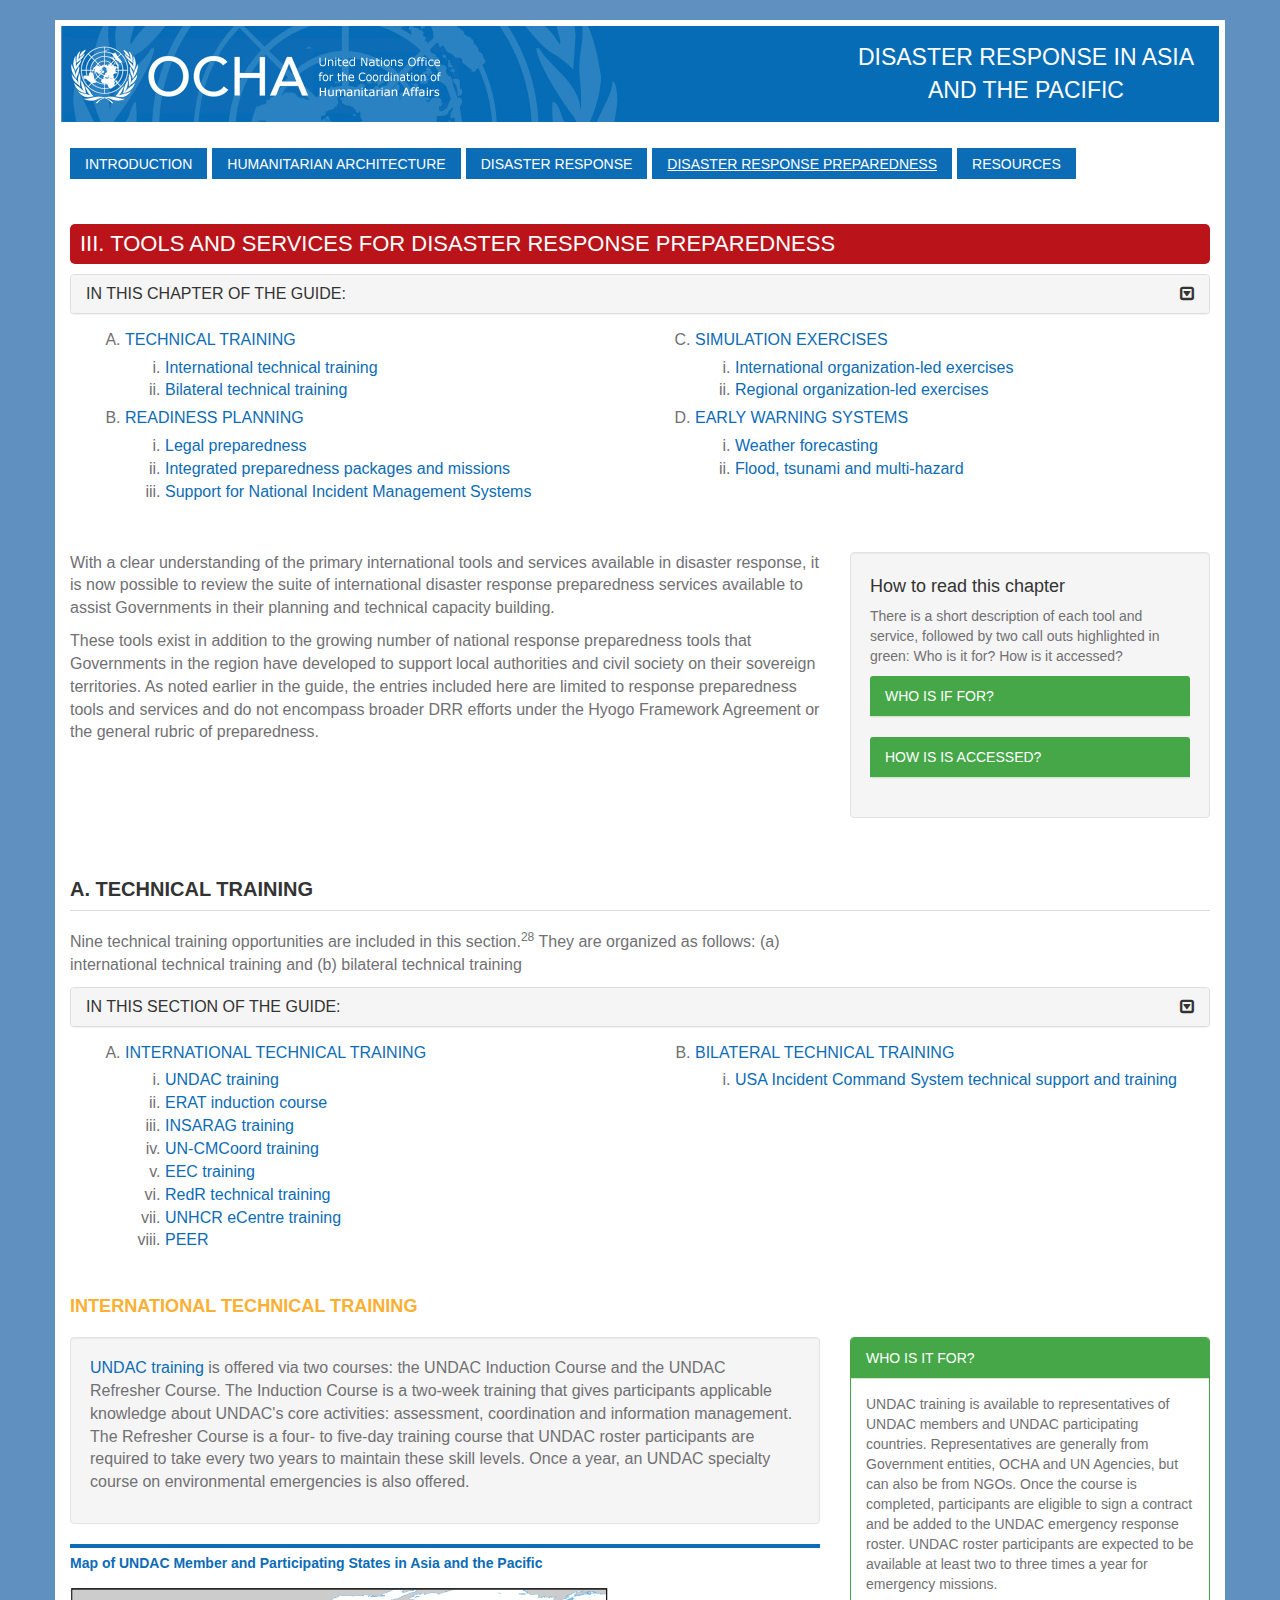
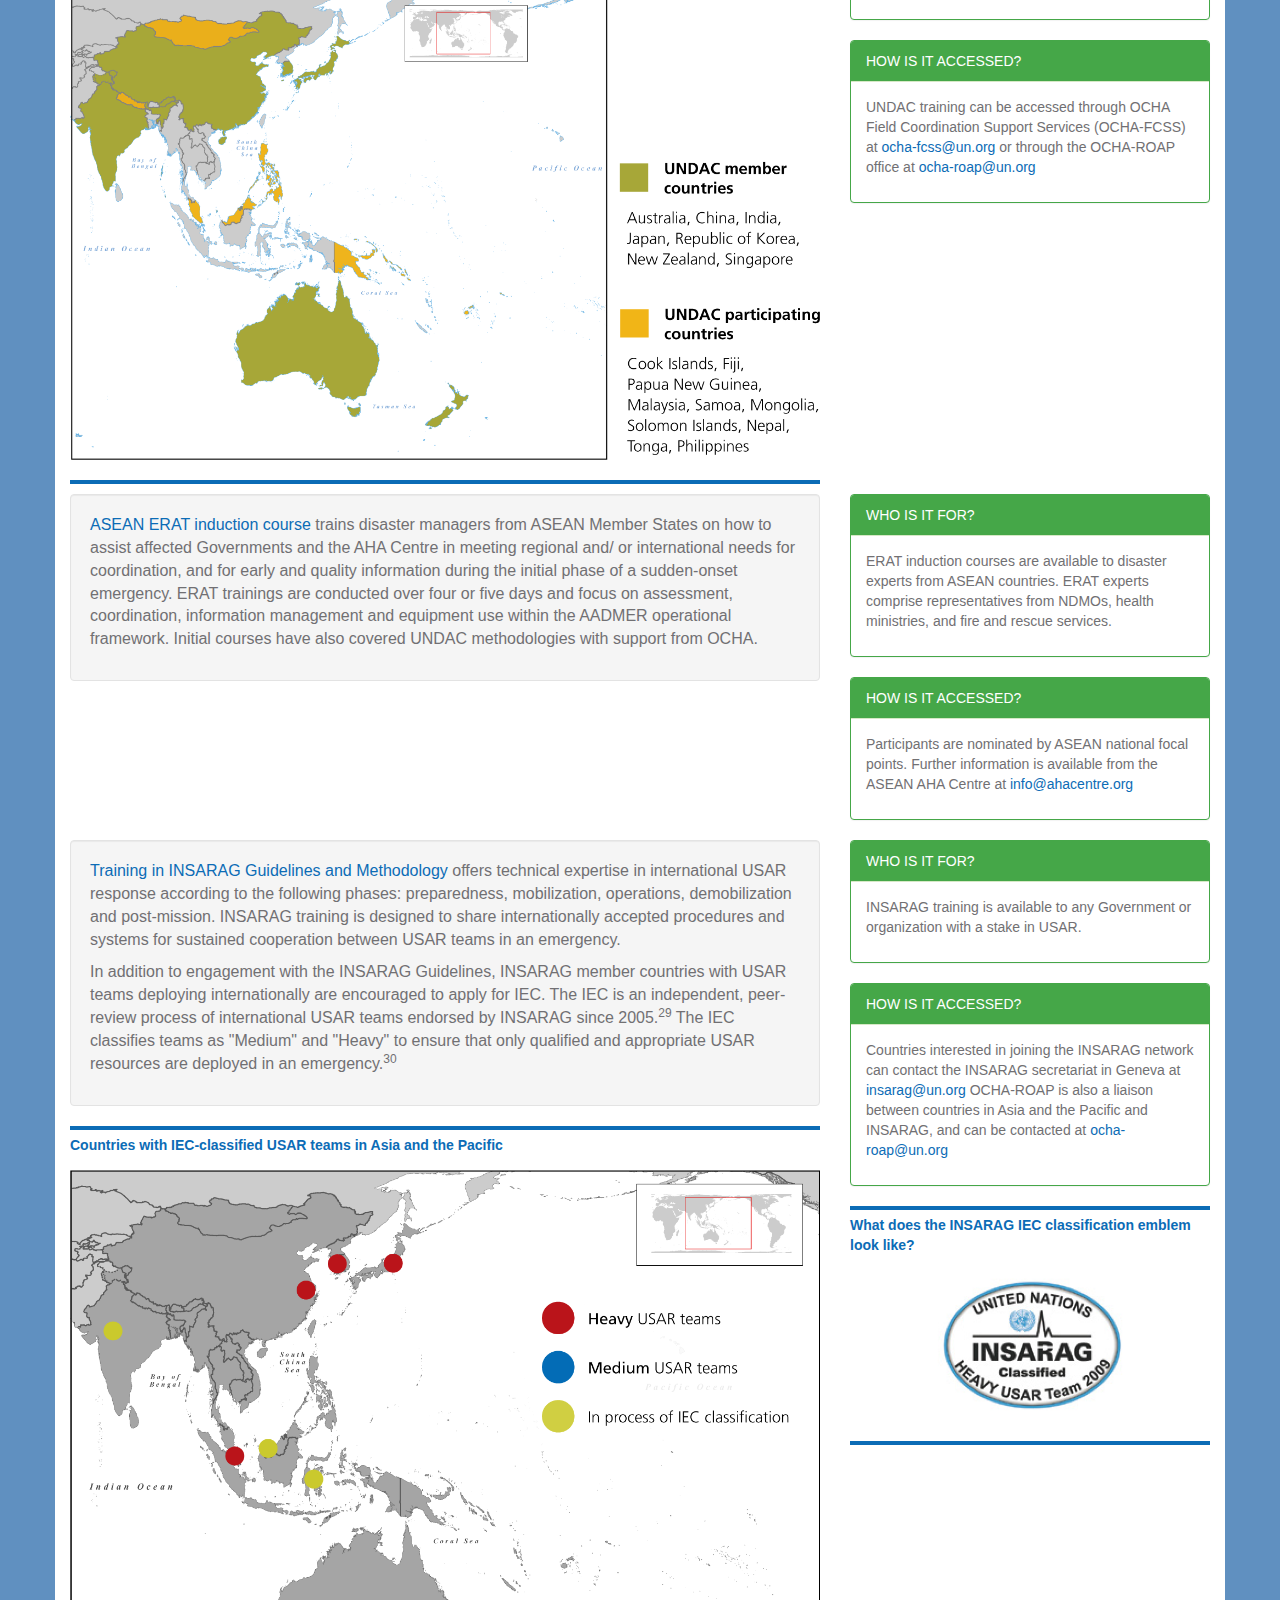
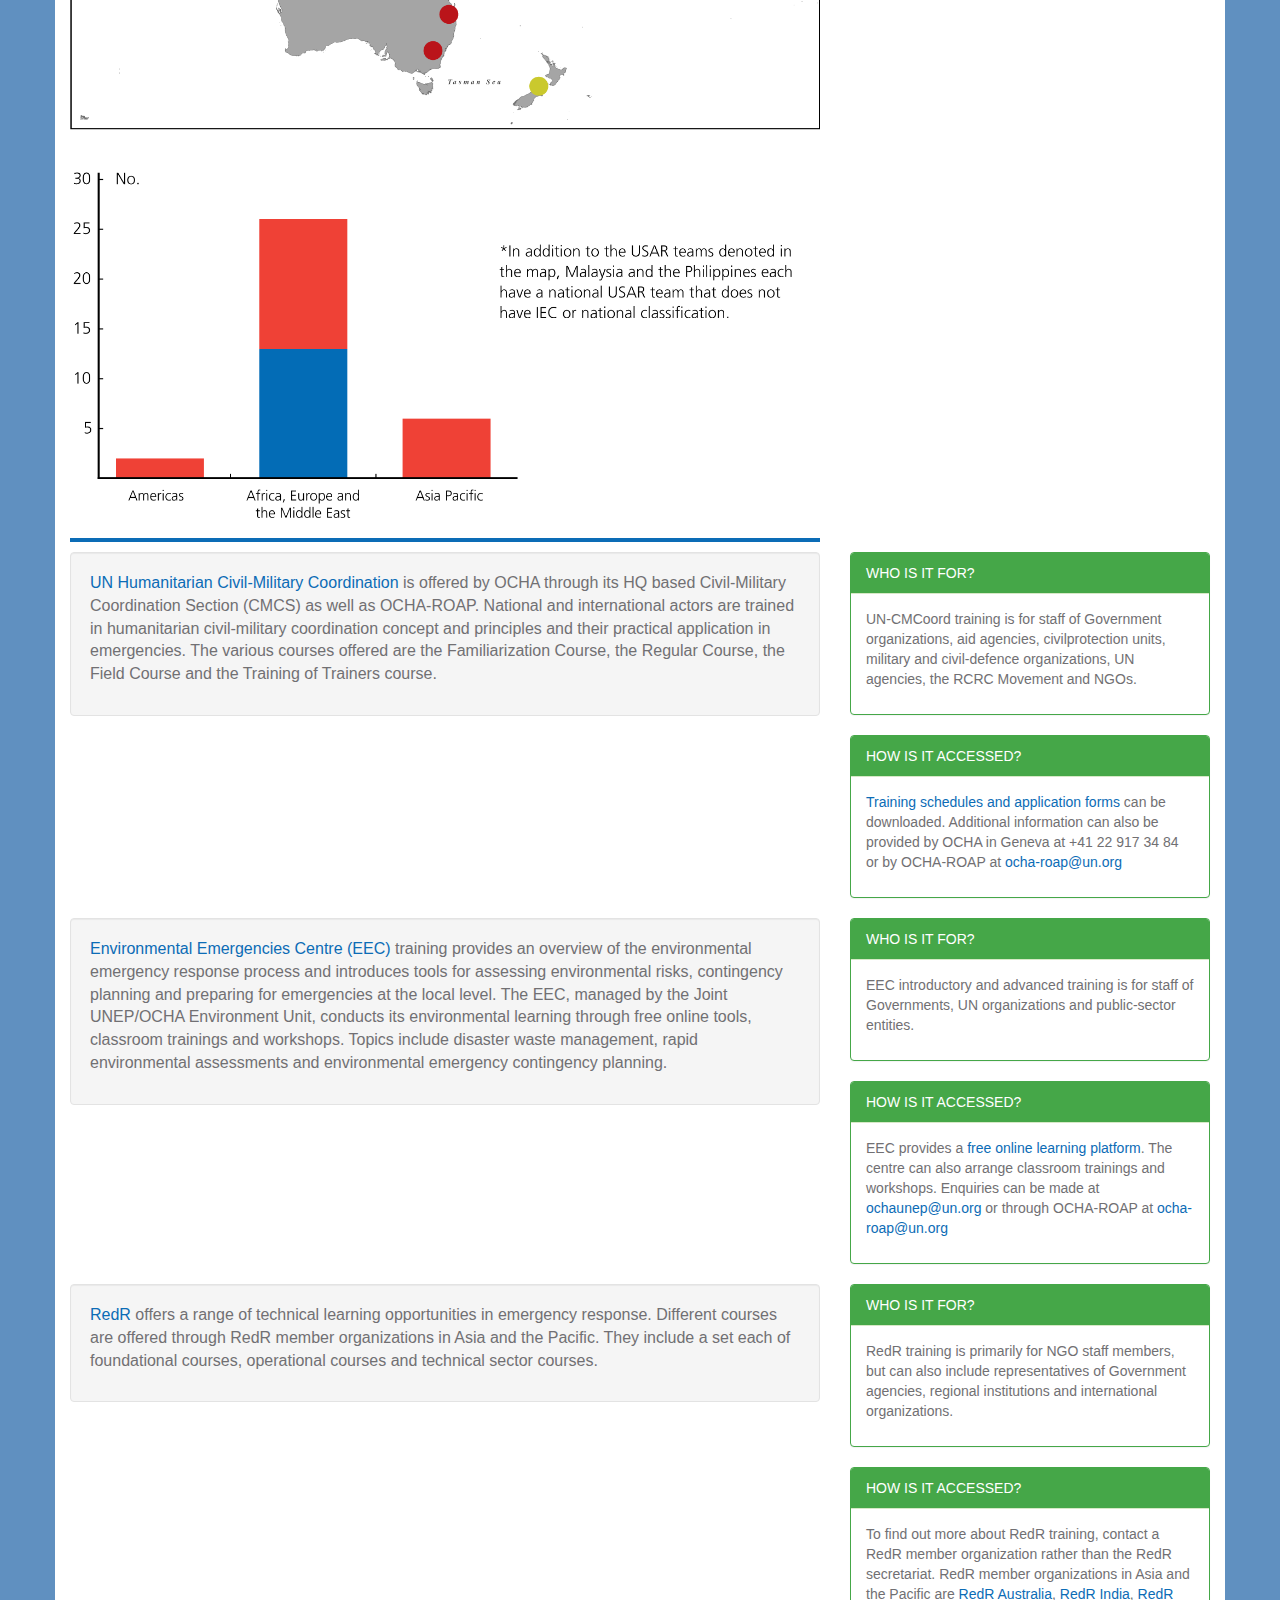
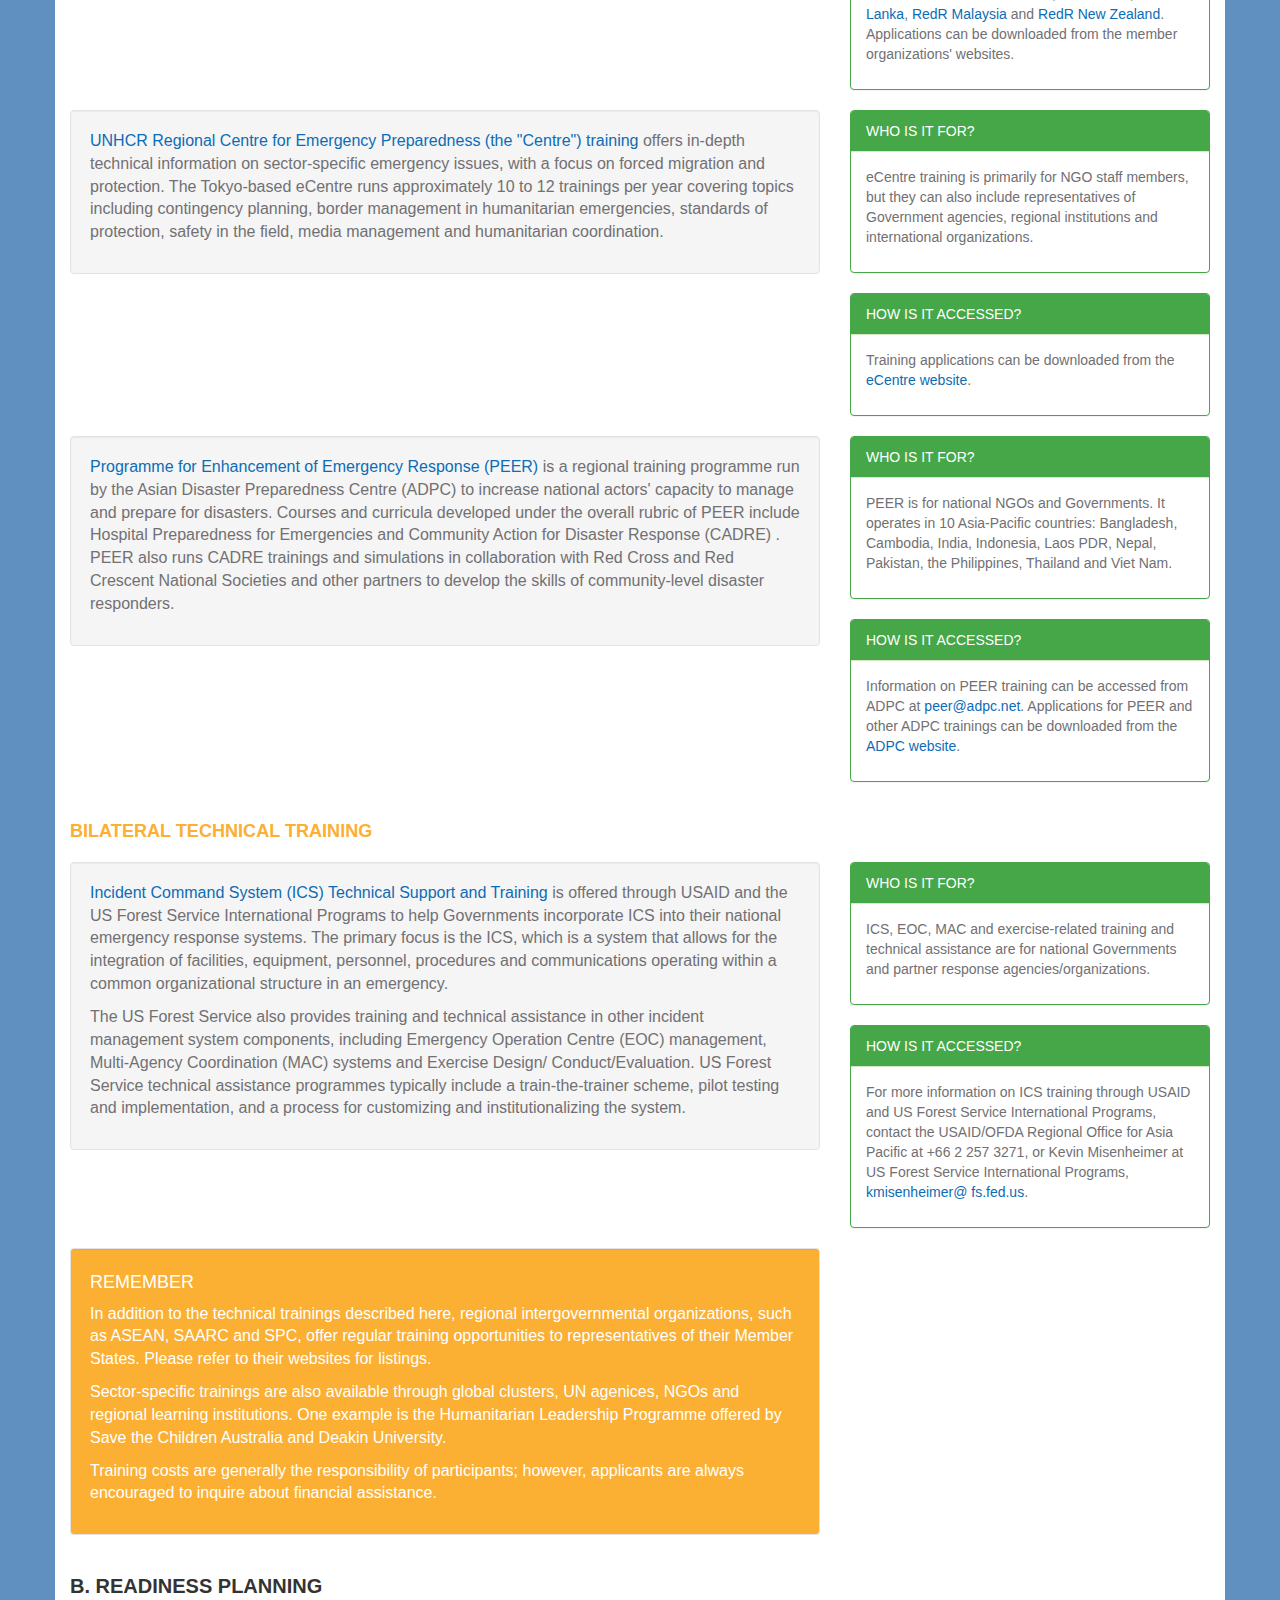
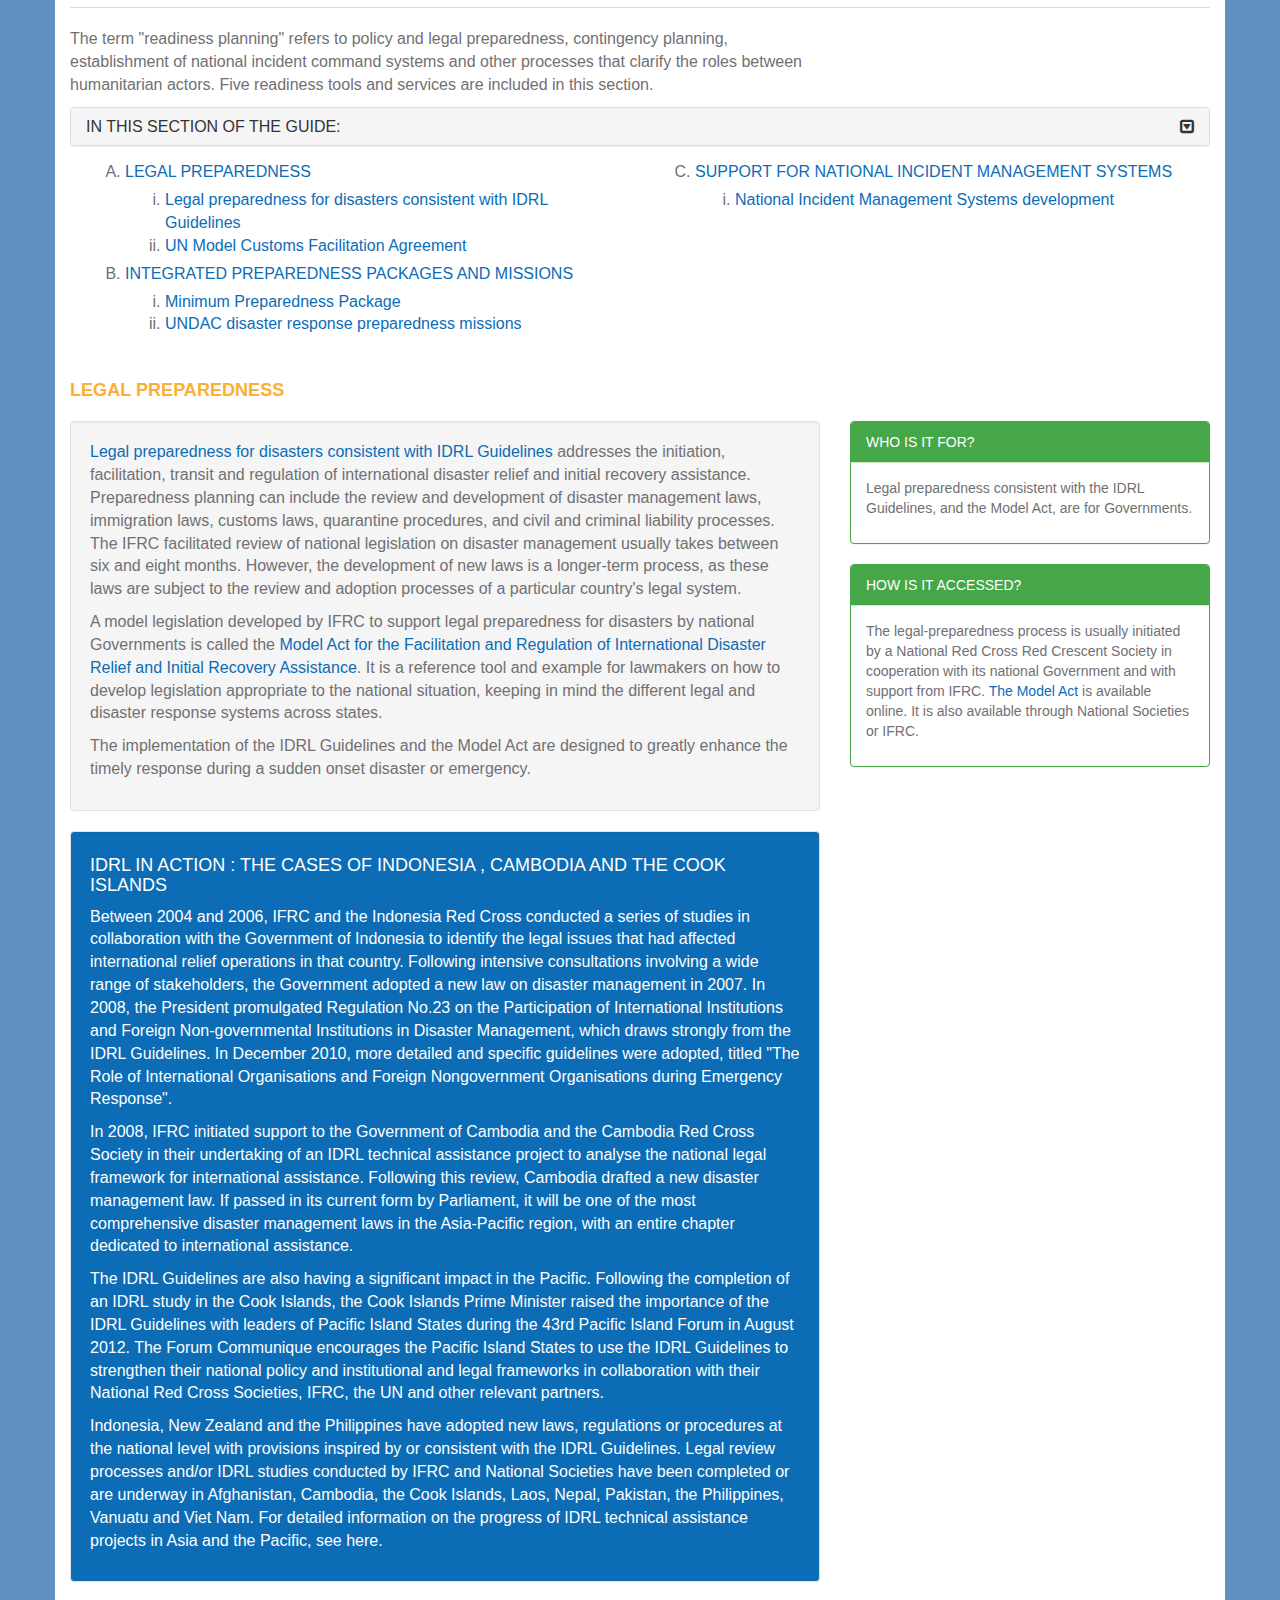
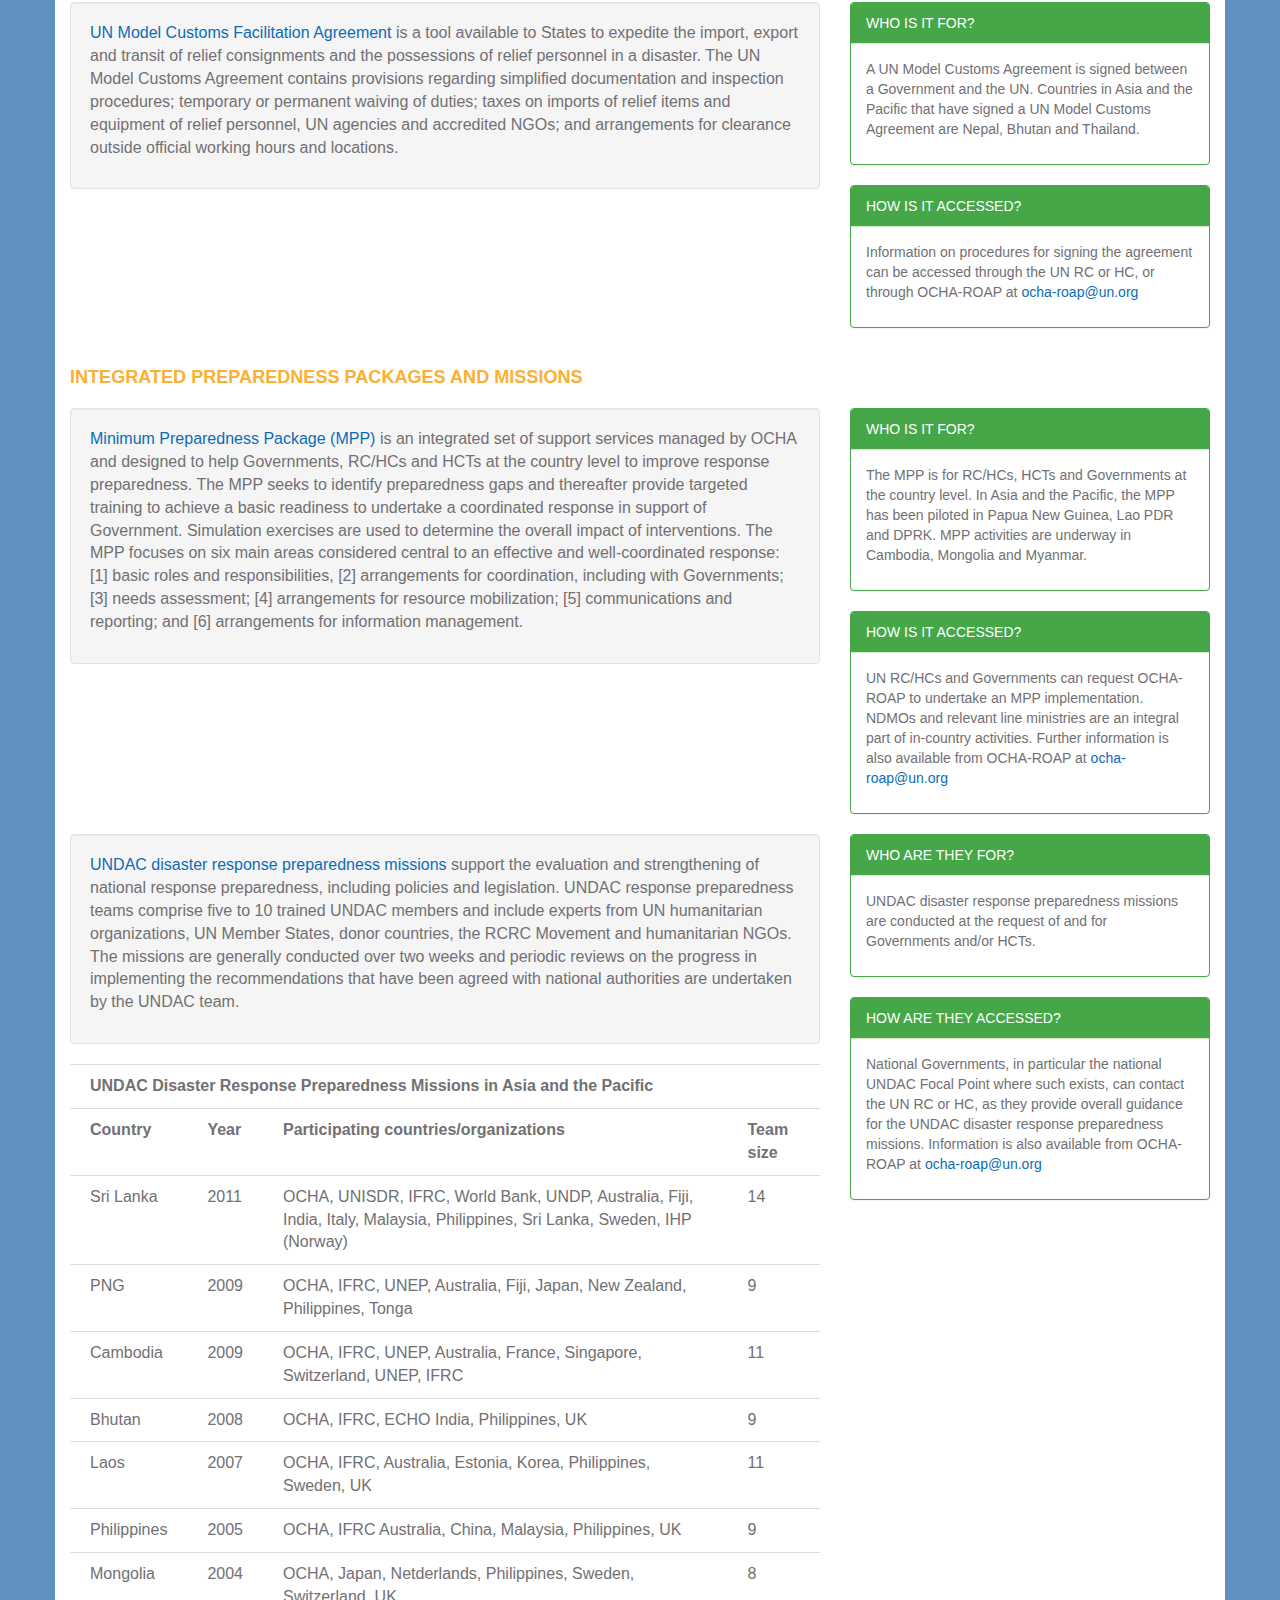
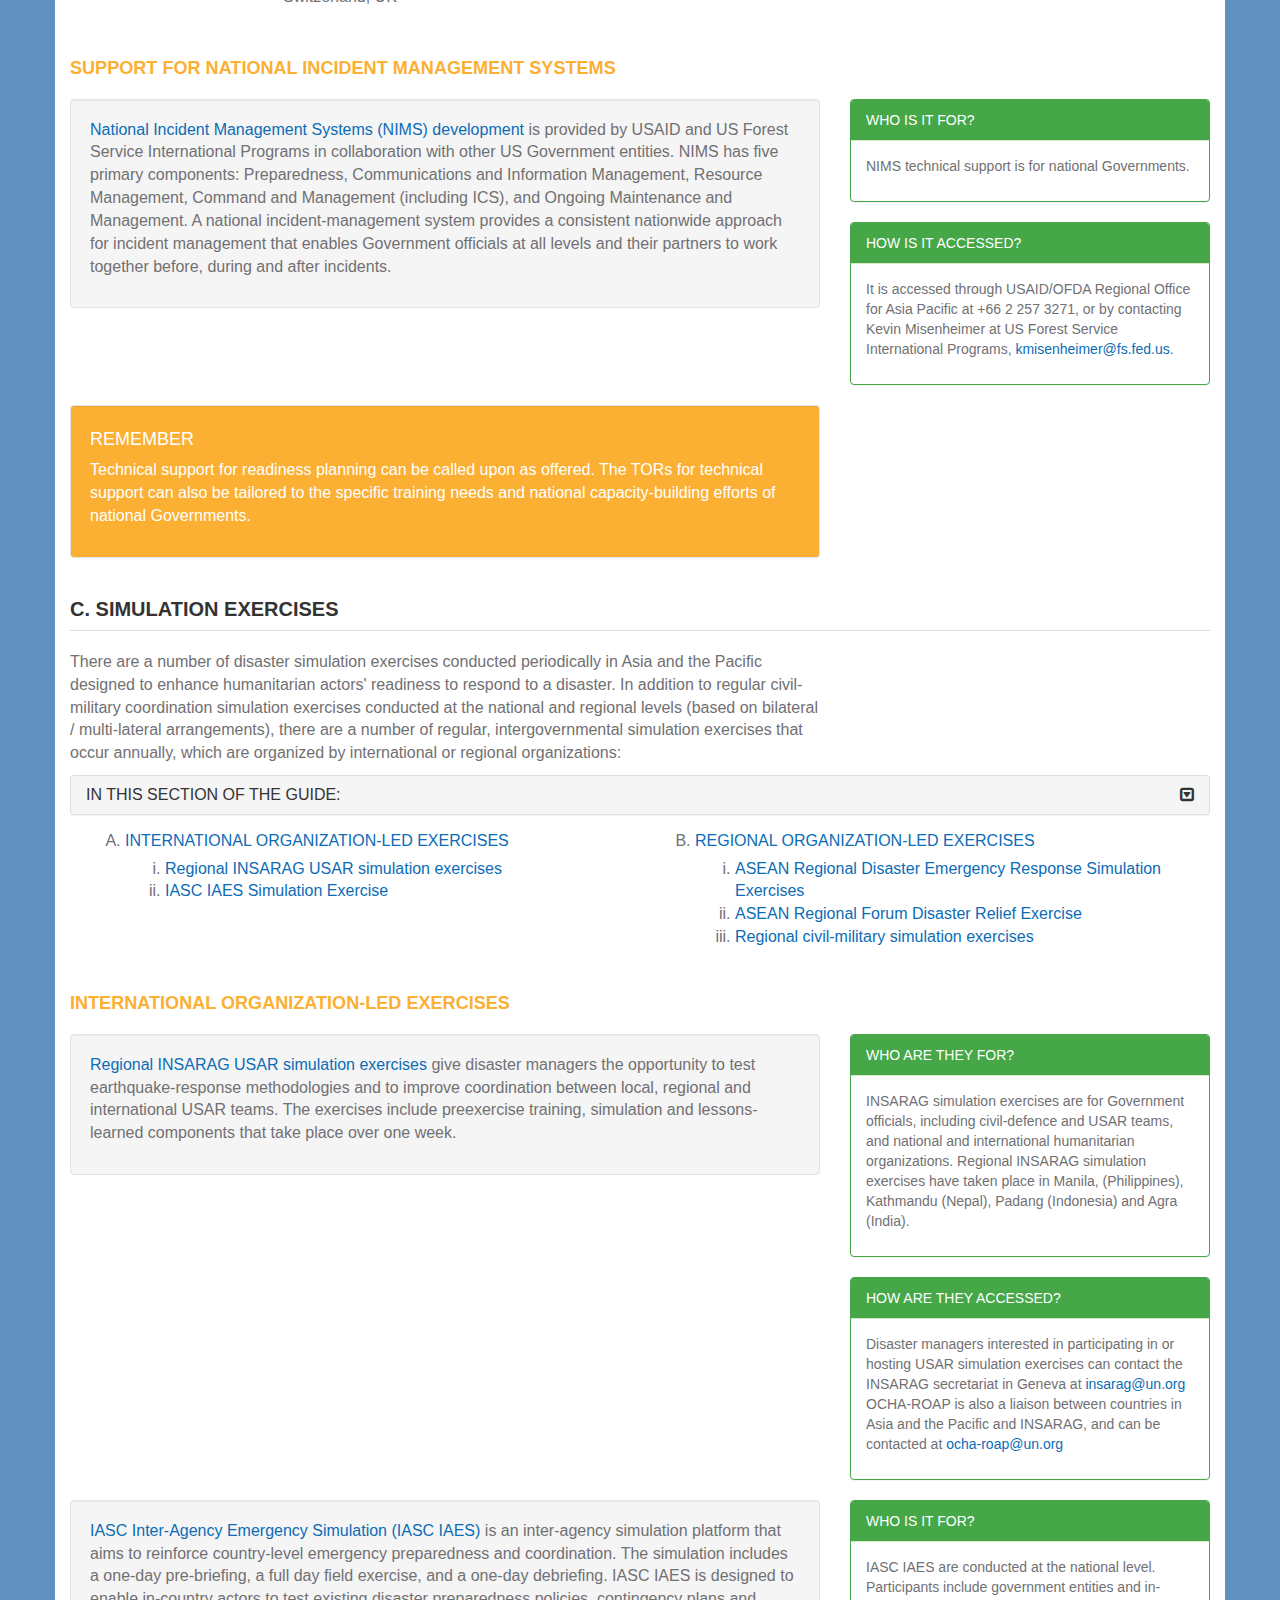
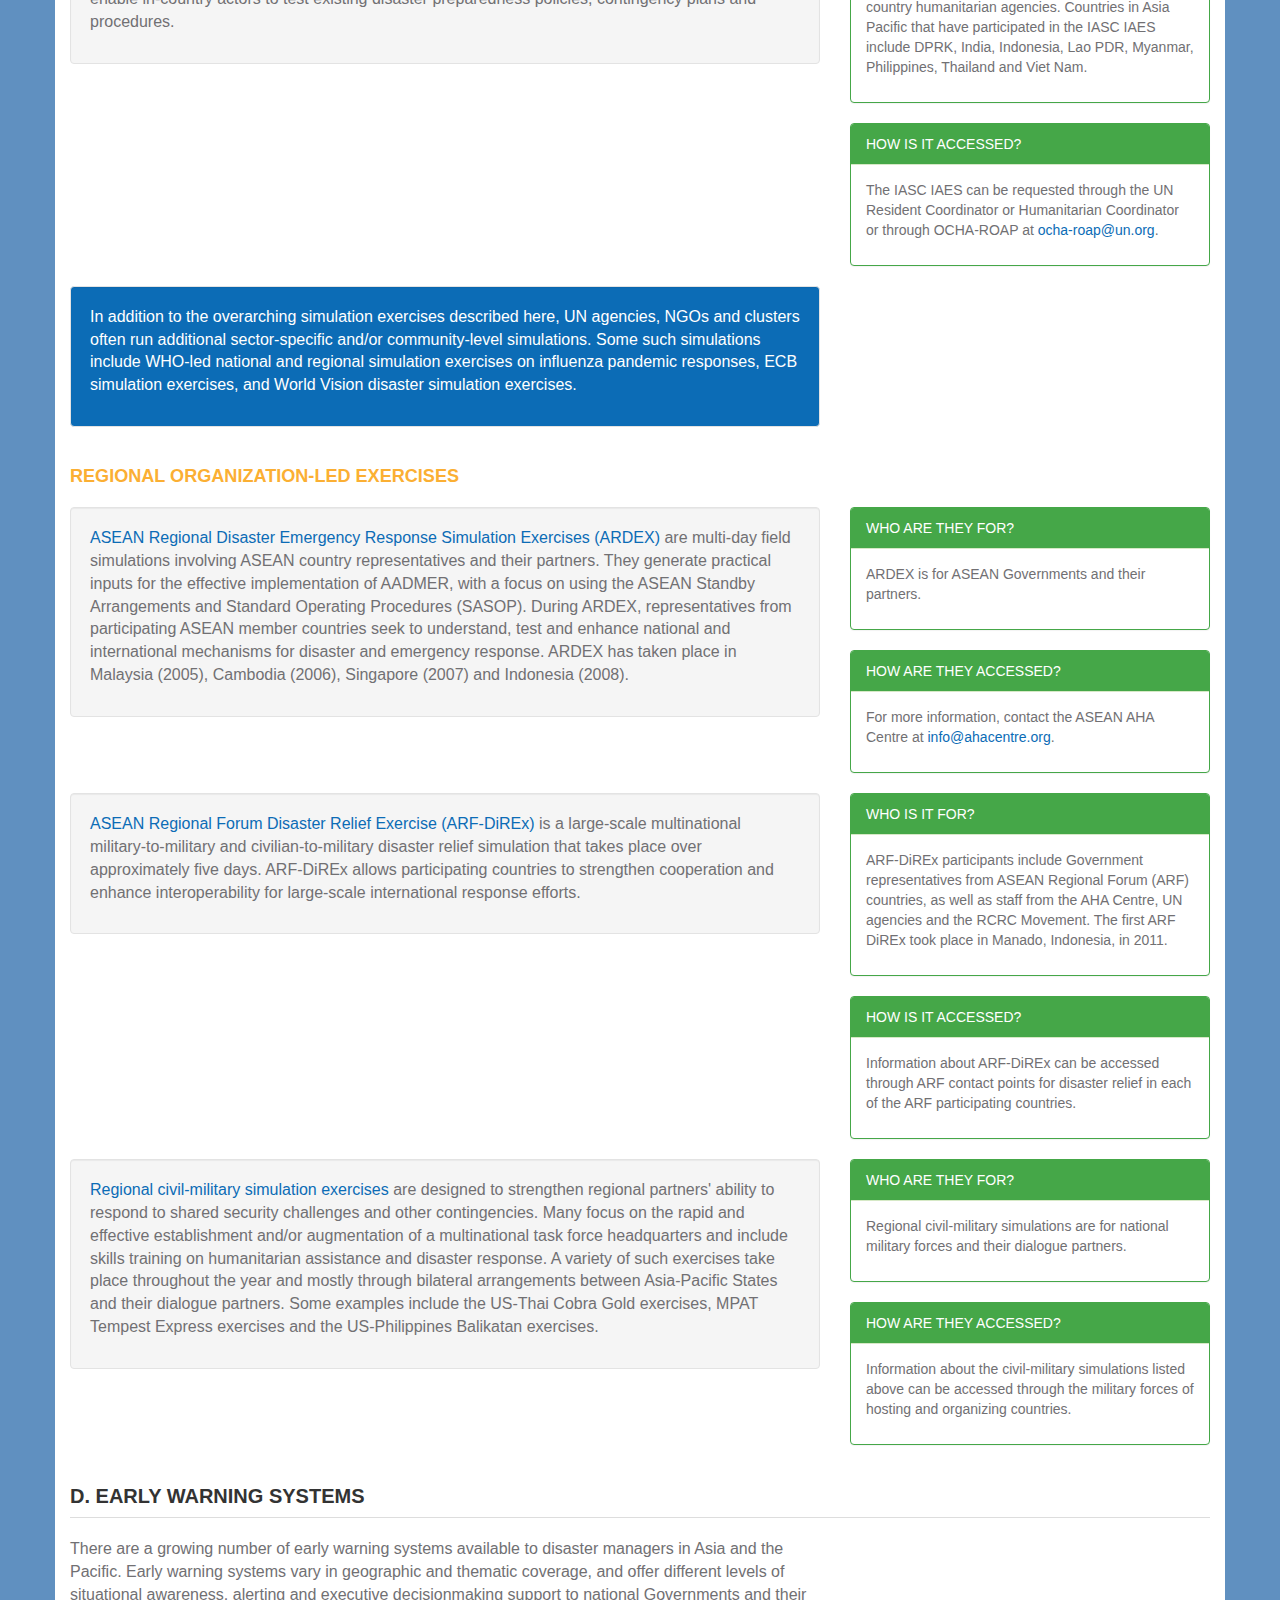
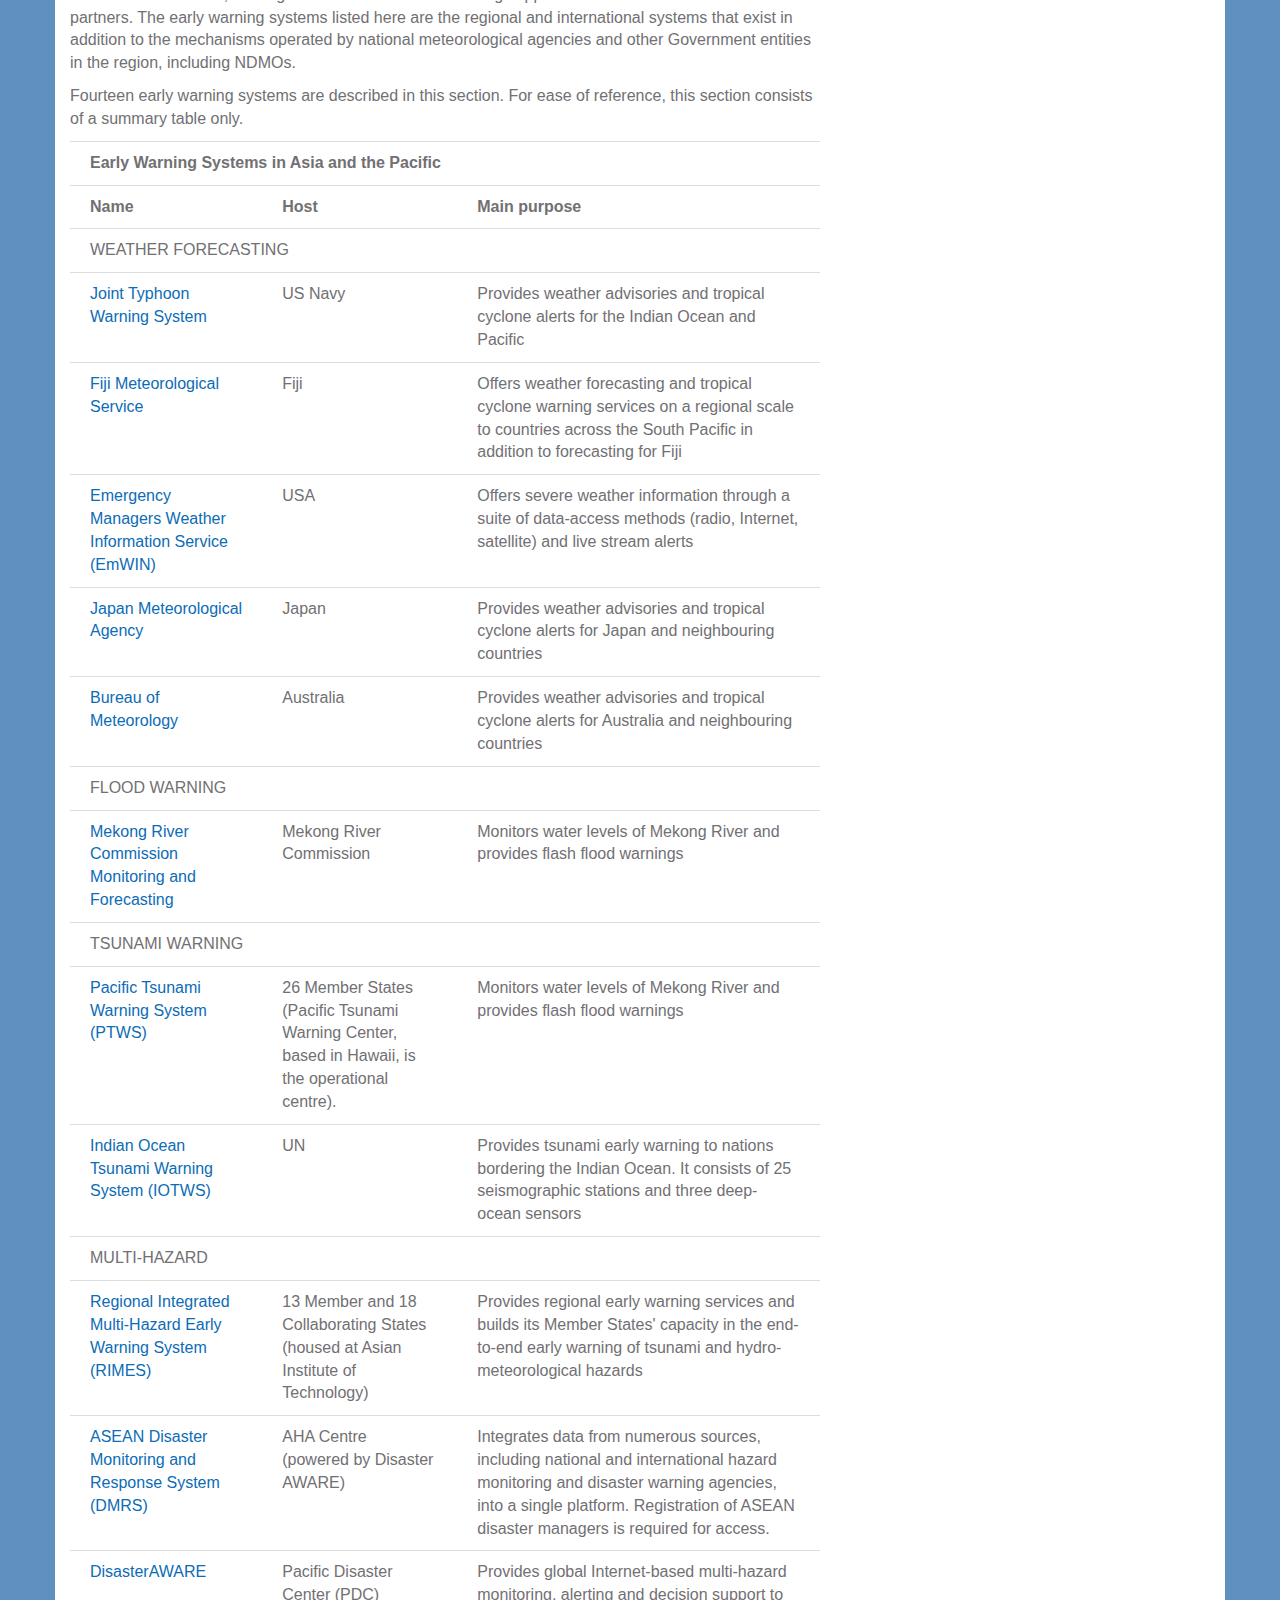
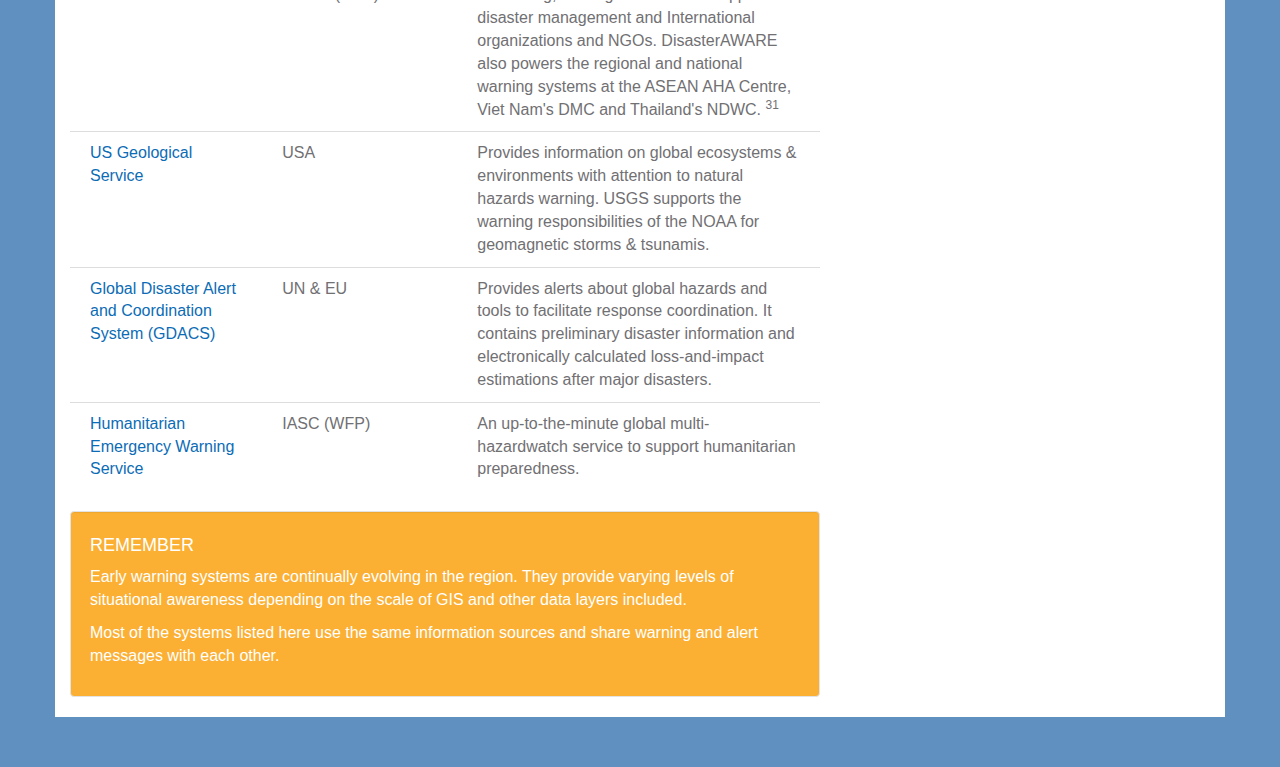
<file: ocha/ToolsAndServicesForDisasterResponsePreparadness.html>
<!DOCTYPE html>
<html>
<head>
<title>UN OCHA | Disaster Response in Asia and the Pacific - Tools and Services for Disaster Response Preparedness</title>
<link rel="stylesheet" type="text/css" href="bootstrap.css">
<link rel="stylesheet" href="font-awesome/css/font-awesome.min.css">
<link rel="stylesheet" type="text/css" href="ocha_disaster_response.css">
</head>

<body>
<a href="#top" class="back-to-top" title="back to top"><i class="icon-arrow-up icon-2x"></i></a>
	<div class="main">
		<!-- Fixed navbar -->
		<div class="navbar navbar-default">
			<div class="container no-pad">
				<a href="index.html">
					<div class="row logo">
						<div class="col-md-8">
							<img src="images/logo.png" class="img-responsive"></img>
						</div>
						<div class="col-md-4">
							<div class="logo-title">DISASTER RESPONSE IN ASIA AND THE
								PACIFIC</div>
						</div>
					</div>
				</a>
			</div>
			<div class="container">
				<div class="navbar-header">
					<button data-target=".navbar-collapse" data-toggle="collapse"
						class="navbar-toggle" type="button">
						<span class="icon-bar"></span> <span class="icon-bar"></span> <span
							class="icon-bar"></span>
					</button>
				</div>
				<div class="collapse navbar-collapse">
					<ul class="nav navbar-nav">
						<li><a
							href="Introduction.html">Introduction</a></li>
						<li><a
							href="InternationalHumanitarianArchitecture.html">Humanitarian
								Architecture</a></li>
						<li><a
							href="ToolsAndServicesForDisasterResponse.html">Disaster
								Response</a></li>
						<li class="active"><a
							href="ToolsAndServicesForDisasterResponsePreparadness.html">Disaster
								Response Preparedness</a>
						<li><a href="Resources.html">Resources</a></li>
					</ul>
				</div>
				<!--/.nav-collapse -->
			</div>
		</div>

		<!-- Begin page content -->
		<div class="container">
			<div class="grey-box">
				<div class="row">
					<div class="col-md-12">
						<h1>III. TOOLS AND SERVICES FOR DISASTER RESPONSE PREPAREDNESS</h1>
						<div class="panel-group" id="accordion">
							<div class="panel panel-default">
								<div class="panel-heading">
									<h4 class="panel-title">
										<a class="accordion-toggle" data-toggle="collapse"
											data-parent="#accordion" href="#collapseOne"> In this
											chapter of the guide: <i class="icon-collapse"></i>
										</a>
									</h4>
								</div>
							</div>
							<!--/col-md-12-->
						</div>
						<!--/row-->
						<div class="row">
							<div id="collapseOne" class="panel-collapse collapse in">
								<div class="panel-body">
									<div class="col-md-6">
										<ol type="A">
											<li><a href="#Technical Training">Technical Training</a>
												<ol type="i">
													<li><a
														href="#International technical training">International technical training</a></li>
													<li><a
														href="#Bilateral technical training">Bilateral technical training</a></li>
												</ol></li>
											<li><a href="#Readiness planning">Readiness Planning</a>
												<ol type="i">
													<li><a
														href="#Legal preparedness">Legal preparedness</a></li>
													<li><a
														href="#Integrated preparedness packages and missions">Integrated preparedness packages and missions</a></li>
													<li><a
														href="#Support for National Incident Management Systems">Support for National Incident Management Systems</a></li>
											</ol></li>
										</ol>
									</div>
									<!--/col-md-6-->
									<div class="col-md-6">
										<ol type="A" start="3">
											<li><a href="#Simulation exercises">Simulation exercises</a>
												<ol type="i">
													<li><a href="#International organization-led exercises">International organization-led exercises</a></li>
													<li><a href="#Regional organization-led exercises">Regional organization-led exercises</a></li>
												</ol></li>
											<li><a href="#Early warning systems">Early warning systems</a>
												<ol type="i">
													<li><a href="#Early warning systems">Weather forecasting</a></li>
													<li><a href="#Early warning systems">Flood, tsunami and multi-hazard</a></li>
												</ol></li>
										</ol>
									</div>
								</div>
							</div>
						</div>
					</div>
				</div>
				<!-- /row -->
<br/>
<div class="row">
<div class="col-md-8">
<p>				
With a clear understanding of the primary international tools and services available
in disaster response, it is now possible to review the suite of international disaster
response preparedness services available to assist Governments in their planning and
technical capacity building.
</p>
<p>
These tools exist in addition to the growing number of national response preparedness
tools that Governments in the region have developed to support local authorities and
civil society on their sovereign territories. As noted earlier in the guide, the entries
included here are limited to response preparedness tools and services and do not
encompass broader DRR efforts under the Hyogo Framework Agreement or the
general rubric of preparedness.
</p>
</div><!--/col-->
<div class="col-md-4">
						<div class="well">
							<h4>How to read this chapter</h4>
							<p>There is a short description of each tool and service, followed
							by two call outs highlighted in green: Who is it for? How is it accessed?</p>
							<div class="panel panel-success panel-noborder">
								<div class="panel-heading">
									<!--<i class="icon-user"></i>--> Who is if for?
								</div>
							</div>
							<div class="panel panel-success panel-noborder">
								<div class="panel-heading">
									<!--<i class="icon-unlock"></i>--> How is is accessed?
								</div>
							</div>
						</div>
					</div>
</div><!--/col-md-4 -->
</div><!--/row-->

<div class="row">
<div class="col-md-12">
<h2><a name="Technical Training">A. Technical Training</a></h2>
</div>
</div>

            <div class="row">
				<div class="col-md-8">
					<p>Nine technical training opportunities are included in this section.<sup class="pop" data-toggle="popover" data-content="Additional trainings worldwide are regularly listed on ReliefWeb. For further info, access <a href='http://reliefweb.int/training'>here</a>">28</sup> They are organized
as follows: (a) international technical training and (b) bilateral technical training</p>
				</div>
				<!--/col-md-8-->
			</div>
			<!--/row-->

			<div class="row">
				<div class="col-md-12">
					<div class="panel-group" id="section1">
						<div class="panel panel-default">
							<div class="panel-heading">
								<h4 class="panel-title">
									<a class="accordion-toggle" data-toggle="collapse"
										data-parent="#section1" href="#collapseTwo"> In this
										section of the guide: <i class="icon-collapse"></i>
									</a>
								</h4>
							</div>
						</div>
						<!--/col-md-12-->
					</div>
				</div>
			</div>

			<div class="row">
				<div id="collapseTwo" class="panel-collapse collapse in">
					<div class="panel-body">
						<div class="col-md-6">
							<ol type="A">
								<li><a href="#International technical training">International technical training</a>
									<ol type="i">
										<li><a href="#UNDAC training">UNDAC training</a></li>
										<li><a href="#ERAT induction course">ERAT induction course</a></li>
										<li><a href="#INSARAG training">INSARAG training</a></li>
										<li><a href="#UN-CMCoord training">UN-CMCoord training</a></li>
										<li><a href="#EEC training">EEC training</a></li>
										<li><a href="#RedR technical training">RedR technical training</a></li>
										<li><a href="#UNHCR eCentre training">UNHCR eCentre training</a></li>
										<li><a href="#PEER">PEER</a></li>
									</ol></li>
							</ol>
						</div>
						<!--/col-md-6-->
						<div class="col-md-6">
							<ol type="A" start="2">
								<li><a href="#Bilateral technical training">Bilateral technical training</a>
									<ol type="i">
										<li><a href="#USA Incident Command System technical support and training">USA Incident Command System technical support and training</a></li>
									</ol></li>
							</ol>
						</div>
					</div>
				</div>
			</div>
			
			
<div class="row">
<div class="col-md-12">
<h3><a name="International technical training">International technical training</a></h3>
</div>
</div>


<div class="row">
<div class="col-md-8">
<div class="well">
<p>
<a name="UNDAC training" href="http://www.unocha.org/what-we-do/coordination-tools/undac/methodology-training">UNDAC training</a> is offered via two courses: the UNDAC Induction Course and the
UNDAC Refresher Course. The Induction Course is a two-week training that gives
participants applicable knowledge about UNDAC's core activities: assessment,
coordination and information management. The Refresher Course is a four- to five-day
training course that UNDAC roster participants are required to take every two years to
maintain these skill levels. Once a year, an UNDAC specialty course on environmental
emergencies is also offered.
</p>
</div><!-- /well -->
<div class="figure more-margin">
	<div class="figure-label">Map of UNDAC Member and Participating States in Asia and the Pacific</div>
	<img src="images/figure12.png" class="img-responsive"
		alt="Map of UNDAC Member and Participating States in Asia and the Pacific"></img>
</div>
</div><!--/col-md-8-->
<div class="col-md-4">
<div class="panel panel-success">
	<div class="panel-heading">
		<!--<i class="icon-user"></i>--> Who is it for?
	</div>
	<div class="panel-body">
		<p>UNDAC training is available to representatives of UNDAC members and UNDAC
participating countries. Representatives are generally from Government entities,
OCHA and UN Agencies, but can also be from NGOs. Once the course is completed,
participants are eligible to sign a contract and be added to the UNDAC emergency
response roster. UNDAC roster participants are expected to be available at least two
to three times a year for emergency missions.</p>
	</div>
</div>
<div class="panel panel-success">
	<div class="panel-heading">
		<!--<i class="icon-unlock"></i>--> How is it accessed?
	</div>
	<div class="panel-body">
		<p>UNDAC training can be accessed through OCHA Field Coordination Support Services
(OCHA-FCSS) at <a href="mailto:ocha-fcss@un.org">ocha-fcss@un.org</a> or through the OCHA-ROAP office at 
<a href="mailto:ocha-roap@un.org">ocha-roap@un.org</a></p>
    </div>
</div>
</div><!--/col-md-4-->
</div><!--/row -->

<div class="row">
<div class="col-md-8">
<div class="well">
<p>
<a name="ERAT induction course" href="http://www.ahacentre.org/">ASEAN ERAT induction course</a> trains disaster managers from ASEAN Member States
on how to assist affected Governments and the AHA Centre in meeting regional and/
or international needs for coordination, and for early and quality information during
the initial phase of a sudden-onset emergency. ERAT trainings are conducted over four
or five days and focus on assessment, coordination, information management and
equipment use within the AADMER operational framework. Initial courses have also
covered UNDAC methodologies with support from OCHA.
</p>
</div><!-- /well -->
</div><!--/col-md-8-->
<div class="col-md-4">
<div class="panel panel-success">
	<div class="panel-heading">
		<!--<i class="icon-user"></i>--> Who is it for?
	</div>
	<div class="panel-body">
		<p>ERAT induction courses are available to disaster experts from ASEAN countries. ERAT
experts comprise representatives from NDMOs, health ministries, and fire and rescue
services.</p>
	</div>
</div>
<div class="panel panel-success">
	<div class="panel-heading">
		<!--<i class="icon-unlock"></i>--> How is it accessed?
	</div>
	<div class="panel-body">
		<p>Participants are nominated by ASEAN national focal points. Further information is
available from the ASEAN AHA Centre at <a href="mailto:info@ahacentre.org">info@ahacentre.org</a></p>
    </div>
</div>
</div><!--/col-md-4-->
</div><!--/row -->

<div class="row">
<div class="col-md-8">
<div class="well">
<p>
<a name="INSARAG training" href="http://www.insarag.org/en/methodology/guidelines.html">Training in INSARAG Guidelines and Methodology</a> offers technical expertise
in international USAR response according to the following phases: preparedness,
mobilization, operations, demobilization and post-mission. INSARAG training is
designed to share internationally accepted procedures and systems for sustained
cooperation between USAR teams in an emergency.
</p>
<p>
In addition to engagement with the INSARAG Guidelines, INSARAG member countries
with USAR teams deploying internationally are encouraged to apply for IEC. The IEC
is an independent, peer-review process of international USAR teams endorsed by
INSARAG since 2005.<sup class="pop" data-toggle="popover" data-content="It should be noted that IEC Classification is a multi-year process and there is a waitlist to become certified. IEC
teams are expected to undergo reclassification once every five years.">29</sup> The IEC classifies teams as "Medium" and "Heavy" to ensure
that only qualified and appropriate USAR resources are deployed in an emergency.<sup class="pop" data-toggle="popover" data-content="'Light' USAR teams are also very important due to their speed and agility in reaching disaster-affected
communities, but they are primarily designed for deployment at the national level.">30</sup>
</p>
</div><!-- /well -->
<div class="figure more-margin">
	<div class="figure-label">Countries with IEC-classified USAR teams in Asia and the Pacific</div>
	<img src="images/figure14.png" class="img-responsive"
		alt="Countries with IEC-classified USAR teams in Asia and the Pacific"></img>
</div>
</div><!--/col-md-8-->
<div class="col-md-4">
<div class="panel panel-success">
	<div class="panel-heading">
		<!--<i class="icon-user"></i>--> Who is it for?
	</div>
	<div class="panel-body">
		<p>INSARAG training is available to any Government or organization with a stake in USAR.</p>
	</div>
</div>
<div class="panel panel-success">
	<div class="panel-heading">
		<!--<i class="icon-unlock"></i>--> How is it accessed?
	</div>
	<div class="panel-body">
		<p>Countries interested in joining the INSARAG network can contact the INSARAG
secretariat in Geneva at <a href="mailto:insarag@un.org">insarag@un.org</a> OCHA-ROAP is also a liaison between
countries in Asia and the Pacific and INSARAG, and can be contacted at <a href="mailto:ocha-roap@un.org">ocha-roap@un.org</a></p>
    </div>
</div>
<div class="figure more-margin">
	<div class="figure-label">What does the INSARAG IEC classification emblem look like?</div>
	<img src="images/figure13.png" class="img-responsive"
		alt="What does the INSARAG IEC classification emblem look like?"></img>
</div>
</div><!--/col-md-4-->
</div><!--/row -->

<div class="row">
<div class="col-md-8">
<div class="well">
<p>
<a name="UN-CMCoord training" href="http://www.unocha.org/what-we-do/coordination-tools/UN-CMCoord/training-partnerships">UN Humanitarian Civil-Military Coordination</a> is offered by OCHA through its HQ based
Civil-Military Coordination Section (CMCS) as well as OCHA-ROAP. National and
international actors are trained in humanitarian civil-military coordination concept and
principles and their practical application in emergencies. The various courses offered
are the Familiarization Course, the Regular Course, the Field Course and the Training of
Trainers course.
</p>
</div><!-- /well -->
</div><!--/col-md-8-->
<div class="col-md-4">
<div class="panel panel-success">
	<div class="panel-heading">
		<!--<i class="icon-user"></i>--> Who is it for?
	</div>
	<div class="panel-body">
		<p>UN-CMCoord training is for staff of Government organizations, aid agencies, civilprotection
units, military and civil-defence organizations, UN agencies, the RCRC
Movement and NGOs.</p>
	</div>
</div>
<div class="panel panel-success">
	<div class="panel-heading">
		<!--<i class="icon-unlock"></i>--> How is it accessed?
	</div>
	<div class="panel-body">
		<p><a href="http://www.unocha.org/what-we-do/coordination-tools/UN-CMCoord/training-partnerships">Training schedules and application forms</a> can be downloaded. Additional information
can also be provided by OCHA in Geneva at +41 22 917 34 84 or by OCHA-ROAP at <a href="mailto:ocha-roap@un.org">ocha-roap@un.org</a></p>
    </div>
</div>
</div><!--/col-md-4-->
</div><!--/row -->

<div class="row">
<div class="col-md-8">
<div class="well">
<p>
<a name="EEC training" href="http://www.eecentre.org/">Environmental Emergencies Centre (EEC)</a> training provides an overview of the
environmental emergency response process and introduces tools for assessing
environmental risks, contingency planning and preparing for emergencies at the local
level. The EEC, managed by the Joint UNEP/OCHA Environment Unit, conducts its
environmental learning through free online tools, classroom trainings and workshops.
Topics include disaster waste management, rapid environmental assessments and
environmental emergency contingency planning.
</p>
</div><!-- /well -->
</div><!--/col-md-8-->
<div class="col-md-4">
<div class="panel panel-success">
	<div class="panel-heading">
		<!--<i class="icon-user"></i>--> Who is it for?
	</div>
	<div class="panel-body">
		<p>EEC introductory and advanced training is for staff of Governments, UN organizations
and public-sector entities.</p>
	</div>
</div>
<div class="panel panel-success">
	<div class="panel-heading">
		<!--<i class="icon-unlock"></i>--> How is it accessed?
	</div>
	<div class="panel-body">
		<p>EEC provides a <a href="http://www.eecentre.org/Training.aspx">free online learning platform</a>. The centre can also arrange classroom
trainings and workshops. Enquiries can be made at <a href="mailto:ochaunep@un.org">ochaunep@un.org</a> or through
OCHA-ROAP at <a href="mailto:ocha-roap@un.org">ocha-roap@un.org</a></p>
    </div>
</div>
</div><!--/col-md-4-->
</div><!--/row -->

<div class="row">
<div class="col-md-8">
<div class="well">
<p>
<a name="RedR technical training" href="http://www.redr.org/index.html">RedR</a> offers a range of technical learning opportunities in emergency response.
Different courses are offered through RedR member organizations in Asia and the
Pacific. They include a set each of foundational courses, operational courses and
technical sector courses.
</p>
</div><!-- /well -->
</div><!--/col-md-8-->
<div class="col-md-4">
<div class="panel panel-success">
	<div class="panel-heading">
		<!--<i class="icon-user"></i>--> Who is it for?
	</div>
	<div class="panel-body">
		<p>RedR training is primarily for NGO staff members, but can also include representatives
of Government agencies, regional institutions and international organizations.</p>
	</div>
</div>
<div class="panel panel-success">
	<div class="panel-heading">
		<!--<i class="icon-unlock"></i>--> How is it accessed?
	</div>
	<div class="panel-body">
		<p>To find out more about RedR training, contact a RedR member organization rather
than the RedR secretariat. RedR member organizations in Asia and the Pacific are <a href="http://www.redr.org.au/">RedR
Australia</a>, <a href="http://www.redr.org.in/">RedR India</a>, <a href="http://www.redr.org.lk/">RedR Lanka</a>, 
<a href="http://www.redrmalaysia.org.my/">RedR Malaysia</a> and <a href="http://www.redr.org.nz/">RedR New Zealand</a>. Applications
can be downloaded from the member organizations' websites.</p>
    </div>
</div>
</div><!--/col-md-4-->
</div><!--/row -->

<div class="row">
<div class="col-md-8">
<div class="well">
<p>
<a name="UNHCR eCentre training" href="http://www.the-ecentre.net/">UNHCR Regional Centre for Emergency Preparedness (the "Centre") training</a>
offers in-depth technical information on sector-specific emergency issues, with a focus
on forced migration and protection. The Tokyo-based eCentre runs approximately
10 to 12 trainings per year covering topics including contingency planning, border
management in humanitarian emergencies, standards of protection, safety in the field,
media management and humanitarian coordination.
</p>
</div><!-- /well -->
</div><!--/col-md-8-->
<div class="col-md-4">
<div class="panel panel-success">
	<div class="panel-heading">
		<!--<i class="icon-user"></i>--> Who is it for?
	</div>
	<div class="panel-body">
		<p>eCentre training is primarily for NGO staff members, but they can also include
representatives of Government agencies, regional institutions and international
organizations.</p>
	</div>
</div>
<div class="panel panel-success">
	<div class="panel-heading">
		<!--<i class="icon-unlock"></i>--> How is it accessed?
	</div>
	<div class="panel-body">
		<p>Training applications can be downloaded from the <a href="http://www.the-ecentre.net/">eCentre website</a>.</p>
    </div>
</div>
</div><!--/col-md-4-->
</div><!--/row -->

<div class="row">
<div class="col-md-8">
<div class="well">
<p>
<a name="PEER" href="http://www.adpc.net/blog/">Programme for Enhancement of Emergency Response (PEER)</a> is a regional training
programme run by the Asian Disaster Preparedness Centre (ADPC) to increase national
actors' capacity to manage and prepare for disasters. Courses and curricula developed
under the overall rubric of PEER include Hospital Preparedness for Emergencies and
Community Action for Disaster Response (CADRE) . PEER also runs CADRE trainings
and simulations in collaboration with Red Cross and Red Crescent National Societies
and other partners to develop the skills of community-level disaster responders.
</p>
</div><!-- /well -->
</div><!--/col-md-8-->
<div class="col-md-4">
<div class="panel panel-success">
	<div class="panel-heading">
		<!--<i class="icon-user"></i>--> Who is it for?
	</div>
	<div class="panel-body">
		<p>PEER is for national NGOs and Governments. It operates in 10 Asia-Pacific countries:
Bangladesh, Cambodia, India, Indonesia, Laos PDR, Nepal, Pakistan, the Philippines,
Thailand and Viet Nam.</p>
	</div>
</div>
<div class="panel panel-success">
	<div class="panel-heading">
		<!--<i class="icon-unlock"></i>--> How is it accessed?
	</div>
	<div class="panel-body">
		<p>Information on PEER training can be accessed from ADPC at <a href="mailto:peer%40adpc.net?subject=PEER">peer@adpc.net</a>.
Applications for PEER and other ADPC trainings can be downloaded from the <a href="http://www.adpc.net/2012">ADPC website</a>.</p>
    </div>
</div>
</div><!--/col-md-4-->
</div><!--/row -->

<div class="row">
<div class="col-md-12">
<h3><a name="Bilateral technical training">Bilateral technical training</a></h3>
</div>
</div>

<div class="row">
<div class="col-md-8">
<div class="well">
<p>
<a name="USA Incident Command System technical support and training" href="http://www.fs.fed.us/global/aboutus/dmp/welcome.htm#background">Incident Command System (ICS) Technical Support and Training</a> is offered
through USAID and the US Forest Service International Programs to help Governments
incorporate ICS into their national emergency response systems. The primary focus
is the ICS, which is a system that allows for the integration of facilities, equipment,
personnel, procedures and communications operating within a common organizational
structure in an emergency.
</p>
<p>
The US Forest Service also provides training and technical assistance in other incident
management system components, including Emergency Operation Centre (EOC)
management, Multi-Agency Coordination (MAC) systems and Exercise Design/
Conduct/Evaluation. US Forest Service technical assistance programmes typically
include a train-the-trainer scheme, pilot testing and implementation, and a process for
customizing and institutionalizing the system.
</p>
</div><!-- /well -->
</div><!--/col-md-8-->
<div class="col-md-4">
<div class="panel panel-success">
	<div class="panel-heading">
		<!--<i class="icon-user"></i>--> Who is it for?
	</div>
	<div class="panel-body">
		<p>ICS, EOC, MAC and exercise-related training and technical assistance are for national
Governments and partner response agencies/organizations.</p>
	</div>
</div>
<div class="panel panel-success">
	<div class="panel-heading">
		<!--<i class="icon-unlock"></i>--> How is it accessed?
	</div>
	<div class="panel-body">
		<p>For more information on ICS training through USAID and US Forest Service International
Programs, contact the USAID/OFDA Regional Office for Asia Pacific at +66 2 257 3271,
or Kevin Misenheimer at US Forest Service International Programs, <a href="mailto:kmisenheimer%40fs.fed.us?subject=ICS">kmisenheimer@
fs.fed.us</a>.</p>
    </div>
</div>
<!-- 
<div class="panel panel-warning">
<div class="panel-heading">
	REMEMBER
</div>
<div class="panel-body">
<p>
In addition to the technical trainings described here, regional
intergovernmental organizations, such as ASEAN, SAARC and SPC, offer
regular training opportunities to representatives of their Member
States. Please refer to their websites for listings.
</p>
<p>
Sector-specific trainings are also available through global clusters,
UN agenices, NGOs and regional learning institutions. One example is
the Humanitarian Leadership Programme offered by Save the Children
Australia and Deakin University.
</p>
<p>
Training costs are generally the responsibility of participants; however,
applicants are always encouraged to inquire about financial assistance.
</p>
</div>
</div> -->
</div><!--/col-md-4-->
</div><!--/row -->

<div class="row">
<div class="col-md-8">
<div class="well well-warning">
<h4>REMEMBER</h4>
<p>
In addition to the technical trainings described here, regional
intergovernmental organizations, such as ASEAN, SAARC and SPC, offer
regular training opportunities to representatives of their Member
States. Please refer to their websites for listings.
</p>
<p>
Sector-specific trainings are also available through global clusters,
UN agenices, NGOs and regional learning institutions. One example is
the Humanitarian Leadership Programme offered by Save the Children
Australia and Deakin University.
</p>
<p>
Training costs are generally the responsibility of participants; however,
applicants are always encouraged to inquire about financial assistance.
</p>
</div>
</div>
</div>


<div class="row">
<div class="col-md-12">
<h2><a name="Readiness planning">B. Readiness planning</a></h2>
</div>
</div>

            <div class="row">
				<div class="col-md-8">
					<p>The term "readiness planning" refers to policy and legal preparedness, contingency
planning, establishment of national incident command systems and other processes
that clarify the roles between humanitarian actors. Five readiness tools and services are
included in this section.</p>
				</div>
				<!--/col-md-8-->
			</div>
			<!--/row-->

			<div class="row">
				<div class="col-md-12">
					<div class="panel-group" id="section2">
						<div class="panel panel-default">
							<div class="panel-heading">
								<h4 class="panel-title">
									<a class="accordion-toggle" data-toggle="collapse"
										data-parent="#section2" href="#collapseThree"> In this
										section of the guide: <i class="icon-collapse"></i>
									</a>
								</h4>
							</div>
						</div>
						<!--/col-md-12-->
					</div>
				</div>
			</div>

			<div class="row">
				<div id="collapseThree" class="panel-collapse collapse in">
					<div class="panel-body">
						<div class="col-md-6">
							<ol type="A">
								<li><a href="#Legal preparedness">Legal preparedness</a>
									<ol type="i">
										<li><a href="#Legal preparedness for disasters consistent with IDRL Guidelines">Legal preparedness for disasters consistent with IDRL Guidelines</a></li>
										<li><a href="#UN Model Customs Facilitation Agreement">UN Model Customs Facilitation Agreement</a></li>
									</ol></li>
							    <li><a href="#Integrated preparedness packages and missions">Integrated preparedness packages and missions</a>
									<ol type="i">
										<li><a href="#Minimum Preparedness Package">Minimum Preparedness Package</a></li>
										<li><a href="#UNDAC disaster response preparedness missions">UNDAC disaster response preparedness missions</a></li>
									</ol></li>
							</ol>
						</div>
						<!--/col-md-6-->
						<div class="col-md-6">
							<ol type="A" start="3">
								<li><a href="#Support for National Incident Management Systems">Support for national incident management systems</a>
									<ol type="i">
										<li><a href="#National Incident Management Systems development">National Incident Management Systems development</a></li>
									</ol></li>
							</ol>
						</div>
					</div>
				</div>
			</div>
			
			
<div class="row">
<div class="col-md-12">
<h3><a name="Legal preparedness">Legal preparedness</a></h3>
</div>
</div>


<div class="row">
<div class="col-md-8">
<div class="well">
<p>
<a name="Legal preparedness for disasters consistent with IDRL Guidelines" href="http://www.ifrc.org/dl">Legal preparedness for disasters consistent with IDRL Guidelines</a> addresses the
initiation, facilitation, transit and regulation of international disaster relief and initial
recovery assistance. Preparedness planning can include the review and development of
disaster management laws, immigration laws, customs laws, quarantine procedures,
and civil and criminal liability processes. The IFRC facilitated review of national legislation
on disaster management usually takes between six and eight months. However, the
development of new laws is a longer-term process, as these laws are subject to the
review and adoption processes of a particular country's legal system.
</p>
<p>
A model legislation developed by IFRC to support legal preparedness for disasters by
national Governments is called the <a href="http://www.ifrc.org/PageFiles/88609/Pilot%20Model%20Act%20on%20IDRL%20(English).pdf">Model Act for the Facilitation and Regulation
of International Disaster Relief and Initial Recovery Assistance</a>. It is a reference
tool and example for lawmakers on how to develop legislation appropriate to the
national situation, keeping in mind the different legal and disaster response systems
across states.
</p>
<p>
The implementation of the IDRL Guidelines and the Model Act are designed to greatly
enhance the timely response during a sudden onset disaster or emergency.
</p>
</div><!-- /well -->
<div class="well well-primary">
<h4>
	<!--<i class="icon-book"></i>--> IDRL in action : the cases of Indonesia , Cambodia and the Cook Islands
</h4>
<p>
Between 2004 and 2006, IFRC and the Indonesia Red Cross conducted a series of
studies in collaboration with the Government of Indonesia to identify the legal
issues that had affected international relief operations in that country. Following
intensive consultations involving a wide range of stakeholders, the Government
adopted a new law on disaster management in 2007. In 2008, the President
promulgated Regulation No.23 on the Participation of International Institutions
and Foreign Non-governmental Institutions in Disaster Management, which draws
strongly from the IDRL Guidelines. In December 2010, more detailed and specific
guidelines were adopted, titled "The Role of International Organisations and
Foreign Nongovernment Organisations during Emergency Response".
</p>
<p>
In 2008, IFRC initiated support to the Government of Cambodia and the
Cambodia Red Cross Society in their undertaking of an IDRL technical assistance
project to analyse the national legal framework for international assistance.
Following this review, Cambodia drafted a new disaster management law. If
passed in its current form by Parliament, it will be one of the most comprehensive
disaster management laws in the Asia-Pacific region, with an entire chapter
dedicated to international assistance.
</p>
<p>
The IDRL Guidelines are also having a significant impact in the Pacific. Following the
completion of an IDRL study in the Cook Islands, the Cook Islands Prime Minister
raised the importance of the IDRL Guidelines with leaders of Pacific Island States
during the 43rd Pacific Island Forum in August 2012. The Forum Communique
encourages the Pacific Island States to use the IDRL Guidelines to strengthen their
national policy and institutional and legal frameworks in collaboration with their
National Red Cross Societies, IFRC, the UN and other relevant partners.
</p>
<p>
Indonesia, New Zealand and the Philippines have adopted new laws, regulations or
procedures at the national level with provisions inspired by or consistent with the
IDRL Guidelines. Legal review processes and/or IDRL studies conducted by IFRC and
National Societies have been completed or are underway in Afghanistan, Cambodia,
the Cook Islands, Laos, Nepal, Pakistan, the Philippines, Vanuatu and Viet Nam. For
detailed information on the progress of IDRL technical assistance projects in Asia and
the Pacific, see here.
</p>
</div><!--/well-->
</div><!--/col-md-8-->
<div class="col-md-4">
<div class="panel panel-success">
	<div class="panel-heading">
		<!--<i class="icon-user"></i>--> Who is it for?
	</div>
	<div class="panel-body">
		<p>Legal preparedness consistent with the IDRL Guidelines, and the Model Act, are for
Governments.</p>
	</div>
</div>
<div class="panel panel-success">
	<div class="panel-heading">
		<!--<i class="icon-unlock"></i>--> How is it accessed?
	</div>
	<div class="panel-body">
		<p>The legal-preparedness process is usually initiated by a National Red Cross Red Crescent
Society in cooperation with its national Government and with support from IFRC. <a href="http://www.ifrc.org/PageFiles/88609/Pilot%20Model%20Act%20on%20IDRL%20(English).pdf">The
Model Act</a> is available online. It is also available through National Societies or IFRC.</p>
    </div>
</div>
</div><!--/col-md-4-->
</div><!--/row -->
			

<div class="row">
<div class="col-md-8">
<div class="well">
<p>
<a name="UN Model Customs Facilitation Agreement" href="http://ochanet.unocha.org/p/Documents/Model_en_2011.pdf">UN Model Customs Facilitation Agreement</a> is a tool available to States to expedite
the import, export and transit of relief consignments and the possessions of relief
personnel in a disaster. The UN Model Customs Agreement contains provisions
regarding simplified documentation and inspection procedures; temporary or
permanent waiving of duties; taxes on imports of relief items and equipment of relief
personnel, UN agencies and accredited NGOs; and arrangements for clearance outside
official working hours and locations.
</p>
</div><!-- /well -->
</div><!--/col-md-8-->
<div class="col-md-4">
<div class="panel panel-success">
	<div class="panel-heading">
		<!--<i class="icon-user"></i>--> Who is it for?
	</div>
	<div class="panel-body">
		<p>A UN Model Customs Agreement is signed between a Government and the UN.
Countries in Asia and the Pacific that have signed a UN Model Customs Agreement
are Nepal, Bhutan and Thailand.</p>
	</div>
</div>
<div class="panel panel-success">
	<div class="panel-heading">
		<!--<i class="icon-unlock"></i>--> How is it accessed?
	</div>
	<div class="panel-body">
		<p>Information on procedures for signing the agreement can be accessed through the UN
RC or HC, or through OCHA-ROAP at <a href="mailto:ocha-roap%40un.org?subject=OCHA%20ROAP">ocha-roap@un.org</a></p>
    </div>
</div>
</div><!--/col-md-4-->
</div><!--/row -->

<div class="row">
<div class="col-md-12">
<h3><a name="Integrated preparedness packages and missions">Integrated preparedness packages and missions</a></h3>
</div>
</div>



<div class="row">
<div class="col-md-8">
<div class="well">
<p>
<a name="Minimum Preparedness Package" href="http://www.unocha.org/ocha2012-13/strategic-plan/objective-1_3">Minimum Preparedness Package (MPP)</a> is an integrated set of support services
managed by OCHA and designed to help Governments, RC/HCs and HCTs at the
country level to improve response preparedness. The MPP seeks to identify preparedness
gaps and thereafter provide targeted training to achieve a basic readiness to undertake
a coordinated response in support of Government. Simulation exercises are used to
determine the overall impact of interventions. The MPP focuses on six main areas
considered central to an effective and well-coordinated response: [1] basic roles and
responsibilities, [2] arrangements for coordination, including with Governments; [3]
needs assessment; [4] arrangements for resource mobilization; [5] communications
and reporting; and [6] arrangements for information management.
</p>
</div><!-- /well -->
</div><!--/col-md-8-->
<div class="col-md-4">
<div class="panel panel-success">
	<div class="panel-heading">
		<!--<i class="icon-user"></i>--> Who is it for?
	</div>
	<div class="panel-body">
		<p>The MPP is for RC/HCs, HCTs and Governments at the country level. In Asia and the
Pacific, the MPP has been piloted in Papua New Guinea, Lao PDR and DPRK. MPP
activities are underway in Cambodia, Mongolia and Myanmar.</p>
	</div>
</div>
<div class="panel panel-success">
	<div class="panel-heading">
		<!--<i class="icon-unlock"></i>--> How is it accessed?
	</div>
	<div class="panel-body">
		<p>UN RC/HCs and Governments can request OCHA-ROAP to undertake an MPP
implementation. NDMOs and relevant line ministries are an integral part of in-country
activities. Further information is also available from OCHA-ROAP at <a href="mailto:ocha-roap%40un.org?subject=OCHA%20ROAP">ocha-roap@un.org</a></p>
    </div>
</div>
</div><!--/col-md-4-->
</div><!--/row -->

<div class="row">
<div class="col-md-8">
<div class="well">
<p>
<a name="UNDAC disaster response preparedness missions" >UNDAC disaster response preparedness missions</a> support the evaluation and
strengthening of national response preparedness, including policies and legislation.
UNDAC response preparedness teams comprise five to 10 trained UNDAC members
and include experts from UN humanitarian organizations, UN Member States, donor
countries, the RCRC Movement and humanitarian NGOs. The missions are generally
conducted over two weeks and periodic reviews on the progress in implementing the
recommendations that have been agreed with national authorities are undertaken by
the UNDAC team.
</p>
</div><!-- /well -->
<table class="table">
<tr>
    <th colspan="4">UNDAC Disaster Response Preparedness Missions in Asia and the Pacific</th>
</tr>
<tr>
    <th>Country</th>
    <th>Year</th>
    <th>Participating countries/organizations</th>
    <th>Team size</th>
</tr>
<tr>
    <td>Sri Lanka</td>
    <td>2011</td>
    <td>OCHA, UNISDR, IFRC, World Bank, UNDP, Australia, Fiji,
India, Italy, Malaysia, Philippines, Sri Lanka, Sweden, IHP
(Norway)</td>
    <td>14</td>
</tr>
<tr>
    <td>PNG</td>
    <td>2009</td>
    <td>OCHA, IFRC, UNEP, Australia, Fiji, Japan, New Zealand,
Philippines, Tonga</td>
    <td>9</td>
</tr>
<tr>
    <td>Cambodia</td>
    <td>2009</td>
    <td>OCHA, IFRC, UNEP, Australia, France, Singapore,
Switzerland, UNEP, IFRC</td>
    <td>11</td>
</tr>
<tr>
    <td>Bhutan</td>
    <td>2008</td>
    <td>OCHA, IFRC, ECHO India, Philippines, UK</td>
    <td>9</td>
</tr>
<tr>
    <td>Laos</td>
    <td>2007</td>
    <td>OCHA, IFRC, Australia, Estonia, Korea, Philippines,
Sweden, UK</td>
    <td>11</td>
</tr>
<tr>
    <td>Philippines</td>
    <td>2005</td>
    <td>OCHA, IFRC Australia, China,
Malaysia, Philippines, UK</td>
    <td>9</td>
</tr>
<tr>
    <td>Mongolia</td>
    <td>2004</td>
    <td>OCHA, Japan, Netderlands, Philippines, Sweden,
Switzerland, UK</td>
    <td>8</td>
</tr>
</table>
</div><!--/col-md-8-->
<div class="col-md-4">
<div class="panel panel-success">
	<div class="panel-heading">
		<!--<i class="icon-user"></i>--> Who are they for?
	</div>
	<div class="panel-body">
		<p>UNDAC disaster response preparedness missions are conducted at the request of and
for Governments and/or HCTs.</p>
	</div>
</div>
<div class="panel panel-success">
	<div class="panel-heading">
		<!--<i class="icon-unlock"></i>--> How are they accessed?
	</div>
	<div class="panel-body">
		<p>National Governments, in particular the national UNDAC Focal Point where such exists,
can contact the UN RC or HC, as they provide overall guidance for the UNDAC disaster
response preparedness missions. Information is also available from OCHA-ROAP at
<a href="mailto:ocha-roap%40un.org?subject=OCHA%20ROAP">ocha-roap@un.org</a></p>
    </div>
</div>
</div><!--/col-md-4-->
</div><!--/row -->

<div class="row">
<div class="col-md-12">
<h3><a name="Support for National Incident Management Systems">Support for national incident management systems</a></h3>
</div>
</div>

<div class="row">
<div class="col-md-8">
<div class="well">
<p>
<a name="National Incident Management Systems development" href="http://www.fs.fed.us/global/aboutus/dmp/welcome.htm">National Incident Management Systems (NIMS) development</a> is provided
by USAID and US Forest Service International Programs in collaboration with
other US Government entities. NIMS has five primary components: Preparedness,
Communications and Information Management, Resource Management, Command
and Management (including ICS), and Ongoing Maintenance and Management. A
national incident-management system provides a consistent nationwide approach for
incident management that enables Government officials at all levels and their partners
to work together before, during and after incidents.
</p>
</div><!-- /well -->
</div><!--/col-md-8-->
<div class="col-md-4">
<div class="panel panel-success">
	<div class="panel-heading">
		<!--<i class="icon-user"></i>--> Who is it for?
	</div>
	<div class="panel-body">
		<p>NIMS technical support is for national Governments.</p>
	</div>
</div>
<div class="panel panel-success">
	<div class="panel-heading">
		<!--<i class="icon-unlock"></i>--> How is it accessed?
	</div>
	<div class="panel-body">
		<p>It is accessed through USAID/OFDA Regional Office for Asia Pacific at +66 2 257 3271,
or by contacting Kevin Misenheimer at US Forest Service International Programs,
<a href="mailto:kmisenheimer%40fs.fed.us?subject=US%20Forest%20Service">kmisenheimer@fs.fed.us</a>.</p>
    </div>
</div>
<!-- <div class="panel panel-warning">
<div class="panel-heading">
	REMEMBER
</div>
<div class="panel-body">
<p>
Technical support for readiness planning can be called upon as offered.
The TORs for technical support can also be tailored to the specific training
needs and national capacity-building efforts of national Governments.
</p>
</div>
</div>-->
</div><!--/col-md-4-->
</div><!--/row -->

<div class="row">
<div class="col-md-8">
<div class="well well-warning">
<h4>REMEMBER</h4>
<p>
Technical support for readiness planning can be called upon as offered.
The TORs for technical support can also be tailored to the specific training
needs and national capacity-building efforts of national Governments.
</p>
</div>
</div>
</div>

<div class="row">
<div class="col-md-12">
<h2><a name="Simulation exercises">C. Simulation exercises</a></h2>
</div>
</div>

            <div class="row">
				<div class="col-md-8">
					<p>There are a number of disaster simulation exercises conducted periodically in Asia and
the Pacific designed to enhance humanitarian actors' readiness to respond to a disaster.
In addition to regular civil-military coordination simulation exercises conducted at the
national and regional levels (based on bilateral / multi-lateral arrangements), there are
a number of regular, intergovernmental simulation exercises that occur annually, which
are organized by international or regional organizations:</p>
				</div>
				<!--/col-md-8-->
			</div>
			<!--/row-->

			<div class="row">
				<div class="col-md-12">
					<div class="panel-group" id="section3">
						<div class="panel panel-default">
							<div class="panel-heading">
								<h4 class="panel-title">
									<a class="accordion-toggle" data-toggle="collapse"
										data-parent="#section3" href="#collapseFour"> In this
										section of the guide: <i class="icon-collapse"></i>
									</a>
								</h4>
							</div>
						</div>
						<!--/col-md-12-->
					</div>
				</div>
			</div>

			<div class="row">
				<div id="collapseFour" class="panel-collapse collapse in">
					<div class="panel-body">
						<div class="col-md-6">
							<ol type="A">
								<li><a href="#International organization-led exercises">International organization-led exercises</a>
									<ol type="i">
										<li><a href="#Regional INSARAG USAR simulation exercises">Regional INSARAG USAR simulation exercises</a></li>
										<li><a href="#IASC IAES Simulation Exercise">IASC IAES Simulation Exercise</a></li>
									</ol></li>
							</ol>
						</div>
						<!--/col-md-6-->
						<div class="col-md-6">
							<ol type="A" start="2">
								<li><a href="#Regional organization-led exercises">Regional organization-led exercises</a>
									<ol type="i">
										<li><a href="#ASEAN Regional Disaster Emergency Response Simulation Exercises">ASEAN Regional Disaster Emergency Response Simulation Exercises</a></li>
									    <li><a href="#ASEAN Regional Forum Disaster Relief Exercise">ASEAN Regional Forum Disaster Relief Exercise</a></li>
									    <li><a href="#Regional civil-military simulation exercises">Regional civil-military simulation exercises</a></li>
									</ol></li>
							</ol>
						</div>
					</div>
				</div>
			</div>
			
			
<div class="row">
<div class="col-md-12">
<h3><a name="International organization-led exercises">International organization-led exercises</a></h3>
</div>
</div>


<div class="row">
<div class="col-md-8">
<div class="well">
<p>
<a name="Regional INSARAG USAR simulation exercises">Regional INSARAG USAR simulation exercises</a> give disaster managers the
opportunity to test earthquake-response methodologies and to improve coordination
between local, regional and international USAR teams. The exercises include preexercise
training, simulation and lessons-learned components that take place over one
week.
</p>
</div><!-- /well -->
</div><!--/col-md-8-->
<div class="col-md-4">
<div class="panel panel-success">
	<div class="panel-heading">
		<!--<i class="icon-user"></i>--> Who are they for?
	</div>
	<div class="panel-body">
		<p>INSARAG simulation exercises are for Government officials, including civil-defence
and USAR teams, and national and international humanitarian organizations. Regional
INSARAG simulation exercises have taken place in Manila, (Philippines), Kathmandu
(Nepal), Padang (Indonesia) and Agra (India).</p>
	</div>
</div>
<div class="panel panel-success">
	<div class="panel-heading">
		<!--<i class="icon-unlock"></i>--> How are they accessed?
	</div>
	<div class="panel-body">
		<p>Disaster managers interested in participating in or hosting USAR simulation exercises
can contact the INSARAG secretariat in Geneva at <a href="mailto:insarag%40un.org?subject=INSARAG">insarag@un.org</a> OCHA-ROAP is also
a liaison between countries in Asia and the Pacific and INSARAG, and can be contacted
at <a href="mailto:ocha-roap%40un.org?subject=OCHA%20ROAP">ocha-roap@un.org</a></p>
    </div>
</div>
</div><!--/col-md-4-->
</div><!--/row -->


<div class="row">
<div class="col-md-8">
<div class="well">
<p>
<a name="IASC IAES Simulation Exercise">IASC Inter-Agency Emergency Simulation (IASC IAES)</a> is an inter-agency simulation
platform that aims to reinforce country-level emergency preparedness and coordination.
The simulation includes a one-day pre-briefing, a full day field exercise, and a one-day
debriefing. IASC IAES is designed to enable in-country actors to test existing disaster
preparedness policies, contingency plans and procedures.
</p>
</div><!-- /well -->
</div><!--/col-md-8-->
<div class="col-md-4">
<div class="panel panel-success">
	<div class="panel-heading">
		<!--<i class="icon-user"></i>--> Who is it for?
	</div>
	<div class="panel-body">
		<p>IASC IAES are conducted at the national level. Participants include government entities
and in-country humanitarian agencies. Countries in Asia Pacific that have participated
in the IASC IAES include DPRK, India, Indonesia, Lao PDR, Myanmar, Philippines,
Thailand and Viet Nam.</p>
	</div>
</div>
<div class="panel panel-success">
	<div class="panel-heading">
		<!--<i class="icon-unlock"></i>--> How is it accessed?
	</div>
	<div class="panel-body">
		<p>The IASC IAES can be requested through the UN Resident Coordinator or Humanitarian
Coordinator or through OCHA-ROAP at <a href="mailto:ocha-roap%40un.org?subject=OCHA%20ROAP">ocha-roap@un.org</a>.</p>
    </div>
</div>
</div><!--/col-md-4-->
</div><!--/row -->

<div class="row">
<div class="col-md-8">
<div class="well well-primary">
<p>
In addition to the overarching simulation exercises described here, UN agencies, NGOs
and clusters often run additional sector-specific and/or community-level simulations.
Some such simulations include WHO-led national and regional simulation exercises
on influenza pandemic responses, ECB simulation exercises, and World Vision disaster
simulation exercises.
</p>
</div><!-- /well -->
</div><!--/col-md-8-->
</div><!--/row -->

<div class="row">
<div class="col-md-12">
<h3><a name="Regional organization-led exercises">Regional organization-led exercises</a></h3>
</div>
</div>

<div class="row">
<div class="col-md-8">
<div class="well">
<p>
<a name="ASEAN Regional Disaster Emergency Response Simulation Exercises">ASEAN Regional Disaster Emergency Response Simulation Exercises (ARDEX)</a> are
multi-day field simulations involving ASEAN country representatives and their partners.
They generate practical inputs for the effective implementation of AADMER, with a
focus on using the ASEAN Standby Arrangements and Standard Operating Procedures
(SASOP). During ARDEX, representatives from participating ASEAN member countries
seek to understand, test and enhance national and international mechanisms for
disaster and emergency response. ARDEX has taken place in Malaysia (2005), Cambodia
(2006), Singapore (2007) and Indonesia (2008).
</p>
</div><!-- /well -->
</div><!--/col-md-8-->
<div class="col-md-4">
<div class="panel panel-success">
	<div class="panel-heading">
		<!--<i class="icon-user"></i>--> Who are they for?
	</div>
	<div class="panel-body">
		<p>ARDEX is for ASEAN Governments and their partners.</p>
	</div>
</div>
<div class="panel panel-success">
	<div class="panel-heading">
		<!--<i class="icon-unlock"></i>--> How are they accessed?
	</div>
	<div class="panel-body">
		<p>For more information, contact the ASEAN AHA Centre at <a href="mailto:info%40ahacentre.org?subject=ASEAN%20AHA">info@ahacentre.org</a>.</p>
    </div>
</div>
</div><!--/col-md-4-->
</div><!--/row -->

<div class="row">
<div class="col-md-8">
<div class="well">
<p>
<a name="ASEAN Regional Forum Disaster Relief Exercise">ASEAN Regional Forum Disaster Relief Exercise (ARF-DiREx)</a> is a large-scale
multinational military-to-military and civilian-to-military disaster relief simulation that
takes place over approximately five days. ARF-DiREx allows participating countries
to strengthen cooperation and enhance interoperability for large-scale international
response efforts.
</p>
</div><!-- /well -->
</div><!--/col-md-8-->
<div class="col-md-4">
<div class="panel panel-success">
	<div class="panel-heading">
		<!--<i class="icon-user"></i>--> Who is it for?
	</div>
	<div class="panel-body">
		<p>ARF-DiREx participants include Government representatives from ASEAN Regional
Forum (ARF) countries, as well as staff from the AHA Centre, UN agencies and the
RCRC Movement. The first ARF DiREx took place in Manado, Indonesia, in 2011.</p>
	</div>
</div>
<div class="panel panel-success">
	<div class="panel-heading">
		<!--<i class="icon-unlock"></i>--> How is it accessed?
	</div>
	<div class="panel-body">
		<p>Information about ARF-DiREx can be accessed through ARF contact points for disaster
relief in each of the ARF participating countries.</p>
    </div>
</div>
</div><!--/col-md-4-->
</div><!--/row -->

<div class="row">
<div class="col-md-8">
<div class="well">
<p>
<a name="Regional civil-military simulation exercises">Regional civil-military simulation exercises</a> are designed to strengthen regional
partners' ability to respond to shared security challenges and other contingencies.
Many focus on the rapid and effective establishment and/or augmentation of a
multinational task force headquarters and include skills training on humanitarian
assistance and disaster response. A variety of such exercises take place throughout the
year and mostly through bilateral arrangements between Asia-Pacific States and their
dialogue partners. Some examples include the US-Thai Cobra Gold exercises, MPAT
Tempest Express exercises and the US-Philippines Balikatan exercises.
</p>
</div><!-- /well -->
</div><!--/col-md-8-->
<div class="col-md-4">
<div class="panel panel-success">
	<div class="panel-heading">
		<!--<i class="icon-user"></i>--> Who are they for?
	</div>
	<div class="panel-body">
		<p>Regional civil-military simulations are for national military forces and their dialogue
partners.</p>
	</div>
</div>
<div class="panel panel-success">
	<div class="panel-heading">
		<!--<i class="icon-unlock"></i>--> How are they accessed?
	</div>
	<div class="panel-body">
		<p>Information about the civil-military simulations listed above can be accessed through
the military forces of hosting and organizing countries.</p>
    </div>
</div>
</div><!--/col-md-4-->
</div><!--/row -->

<div class="row">
<div class="col-md-12">
<h2><a name="Early warning systems">D. Early Warning Systems</a></h2>
</div>
</div>

<div class="row">
<div class="col-md-8">
<p>
There are a growing number of early warning systems available to disaster managers in
Asia and the Pacific. Early warning systems vary in geographic and thematic coverage,
and offer different levels of situational awareness, alerting and executive decisionmaking
support to national Governments and their partners. The early warning
systems listed here are the regional and international systems that exist in addition to
the mechanisms operated by national meteorological agencies and other Government
entities in the region, including NDMOs.
</p>
<p>
Fourteen early warning systems are described in this section. For ease of reference, this
section consists of a summary table only.
</p>
</div><!-- /col-md-8 -->
</div><!-- /row -->

<div class="row">
<div class="col-md-8">
<table class="table">
<tr>
    <th colspan="3">Early Warning Systems in Asia and the Pacific</th>
</tr>
<tr>
    <th>Name</th>
    <th>Host</th>
    <th>Main purpose</th>
</tr>
<tr>
    <td colspan="3">WEATHER FORECASTING</td>
</tr>
<tr>
    <td><a href="http://www.usno.navy.mil/JTWC/products-and-services-notice">Joint Typhoon Warning System</a></td>
    <td>US Navy</td>
    <td>Provides weather advisories and tropical cyclone alerts for the Indian Ocean and Pacific</td>
</tr>
<tr>
    <td><a href="http://www.met.gov.fj/">Fiji Meteorological Service</a></td>
    <td>Fiji</td>
    <td>Offers weather forecasting and tropical cyclone
warning services on a regional scale to countries
across the South Pacific in addition to forecasting
for Fiji</td>
</tr>
<tr>
    <td><a href="http://www.nws.noaa.gov/emwin/index.htm">Emergency Managers Weather Information Service (EmWIN)</a></td>
    <td>USA</td>
    <td>Offers severe weather information through a
suite of data-access methods (radio, Internet,
satellite) and live stream alerts</td>
</tr>
<tr>
    <td><a href="http://www.jma.go.jp/jma/indexe.html">Japan Meteorological Agency</a></td>
    <td>Japan</td>
    <td>Provides weather advisories and tropical cyclone
alerts for Japan and neighbouring countries</td>
</tr>
<tr>
    <td><a href="http://www.bom.gov.au/">Bureau of Meteorology</a></td>
    <td>Australia</td>
    <td>Provides weather advisories and tropical cyclone
alerts for Australia and neighbouring countries</td>
</tr>
<tr>
    <td colspan="3">FLOOD WARNING</td>
</tr>
<tr>
    <td><a href="http://www.mrcmekong.org/">Mekong River Commission Monitoring and Forecasting</a></td>
    <td>Mekong River Commission</td>
    <td>Monitors water levels of Mekong River and provides flash flood warnings</td>
</tr>
<tr>
    <td colspan="3">TSUNAMI WARNING</td>
</tr>
<tr>
    <td><a href="http://ptwc.weather.gov/">Pacific Tsunami Warning System (PTWS)</a></td>
    <td>26 Member States (Pacific Tsunami Warning Center, based in Hawaii, is the operational centre).</td>
    <td>Monitors water levels of Mekong River and provides flash flood warnings</td>
</tr>
<tr>
    <td><a>Indian Ocean Tsunami Warning System (IOTWS)</a></td>
    <td>UN</td>
    <td>Provides tsunami early warning to nations bordering the Indian Ocean. It consists of 25 seismographic stations and three deep-ocean sensors</td>
</tr>
<tr>
    <td colspan="3">MULTI-HAZARD</td>
</tr>
<tr>
    <td><a href="http://www.rimes.int/">Regional Integrated Multi-Hazard Early Warning System (RIMES)</a></td>
    <td>13 Member and 18 Collaborating States (housed at Asian Institute of Technology)</td>
    <td>Provides regional early warning services and builds its Member States' capacity in the end-to-end early warning of tsunami and hydro-meteorological hazards</td>
</tr>
<tr>
    <td><a href="http://www.ahacentre.org/">ASEAN Disaster Monitoring and Response System (DMRS)</a></td>
    <td>AHA Centre (powered by Disaster AWARE)</td>
    <td>Integrates data from numerous sources, including national and international hazard monitoring and disaster warning agencies, into a single platform. Registration of ASEAN disaster managers is required for access.</td>
</tr>
<tr>
    <td><a href="http://www.pdc.org/iweb/pdchome.html%3Bjsessionid%3DFFE36C6A0AA8DD1DFF0989F9584FA21F%20%20">DisasterAWARE</a></td>
    <td>Pacific Disaster Center (PDC)</td>
    <td>Provides global Internet-based multi-hazard
monitoring, alerting and decision support
to disaster management and International
organizations and NGOs. DisasterAWARE also
powers the regional and national warning
systems at the ASEAN AHA Centre, Viet Nam's
DMC and Thailand's NDWC. <sup class="pop" data-toggle="popover" data-content="PDC hosts two applications: [1] EMOPS, for disaster management professionals; and [2] the Global Hazards Atlas,
for the public. A Disaster Alert mobile app is also availableIndonesia is working with PDC to develop its own version of
DisasterAWARE. The Philippines and Cambodia have also expressed an interest in acquiring national versions.">31</sup></td>
</tr>
<tr>
    <td><a href="http://www.usgs.gov/">US Geological Service</a></td>
    <td>USA</td>
    <td>Provides information on global ecosystems & environments with attention to natural hazards warning. USGS supports the warning
    responsibilities of the NOAA for geomagnetic storms & tsunamis.</td>
</tr>
<tr>
    <td><a href="http://www.gdacs.org/">Global Disaster Alert and Coordination System (GDACS)</a></td>
    <td>UN & EU</td>
    <td>Provides alerts about global hazards and tools to facilitate response coordination. It contains
    preliminary disaster information and electronically calculated loss-and-impact estimations after major disasters.</td>
</tr>
<tr>
    <td><a href="http://hewsweb.org/hp">Humanitarian Emergency Warning Service</a></td>
    <td>IASC (WFP)</td>
    <td>An up-to-the-minute global multi-hazardwatch service to support humanitarian preparedness.</td>
</tr>
</table>
</div><!-- /col-md-8 -->
</div><!-- /row -->

<!-- 
<div class="row">
<div class="col-md-4 col-md-offset-8">
<div class="panel panel-warning">
<div class="panel-heading">
	REMEMBER
</div>
<div class="panel-body">
<p>
Early warning systems are continually evolving in the region. They
provide varying levels of situational awareness depending on the scale
of GIS and other data layers included.
</p>
<p>Most of the systems listed here use the same information sources and
share warning and alert messages with each other.
</p>
</div>
</div>
</div>
</div>
 -->

<div class="row">
<div class="col-md-8">
<div class="well well-warning">
<h4>REMEMBER</h4>
<p>
Early warning systems are continually evolving in the region. They
provide varying levels of situational awareness depending on the scale
of GIS and other data layers included.
</p>
<p>Most of the systems listed here use the same information sources and
share warning and alert messages with each other.
</p>
</div>
</div>
</div>

		</div>
	</div>
	<!-- /row -->
	</div>
	</div>
	<script src="http://code.jquery.com/jquery-1.10.1.min.js"></script>
	<script src="bootstrap.js"></script>
	<script src="ocha.js"></script>
	</div>
	<!-- /main -->
</body>

</html>
</file>
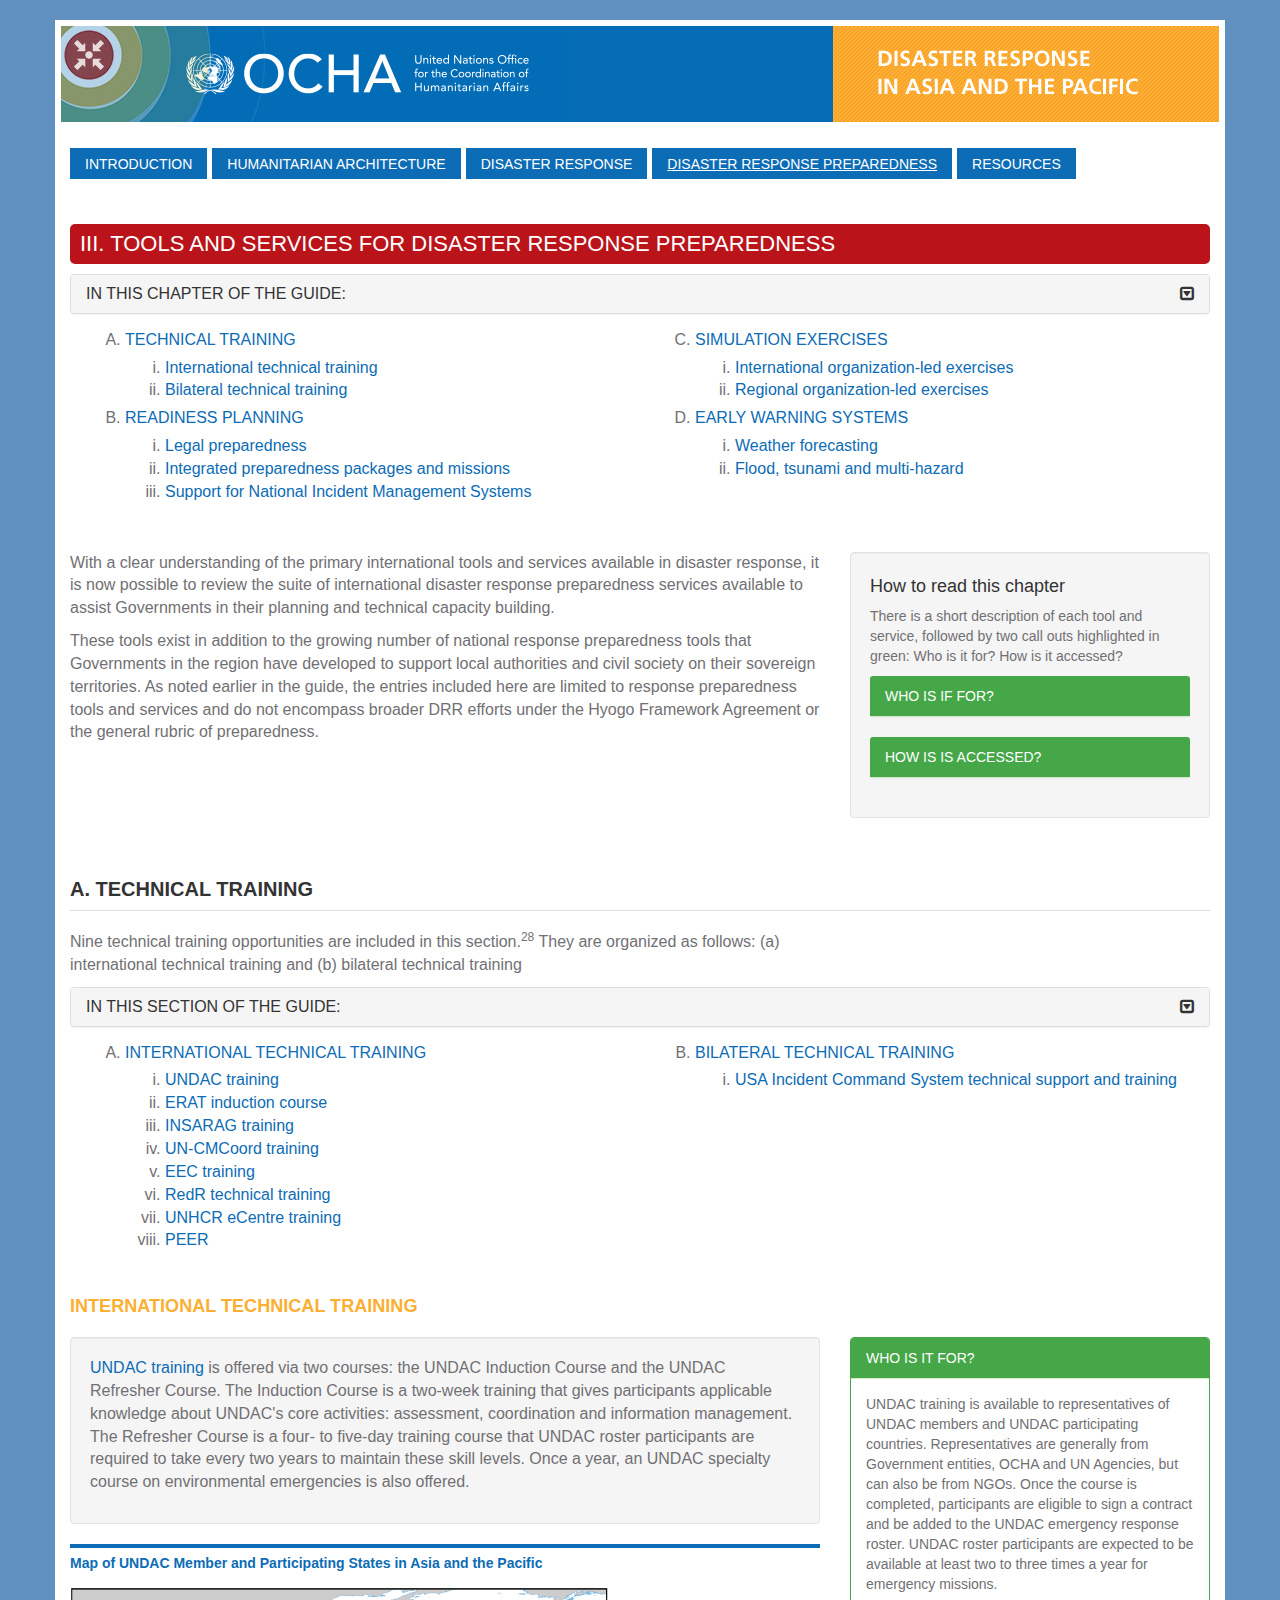
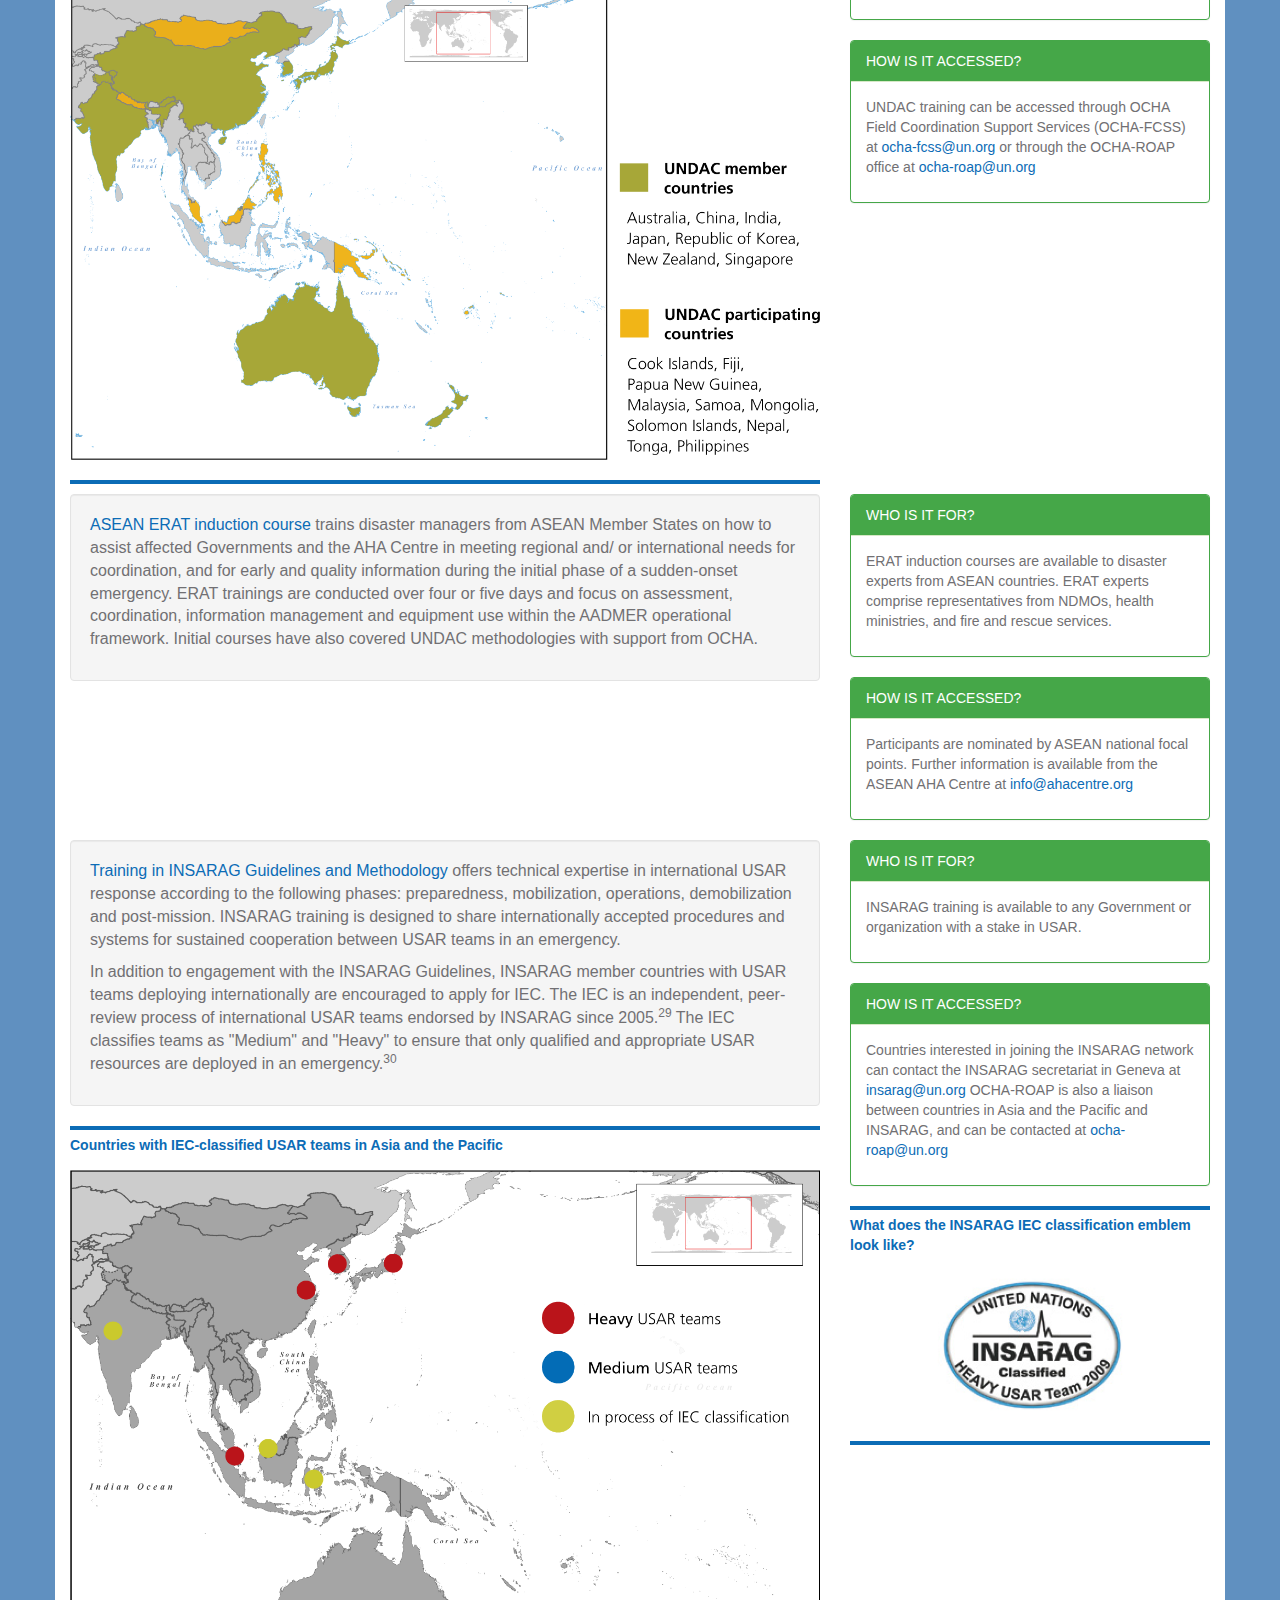
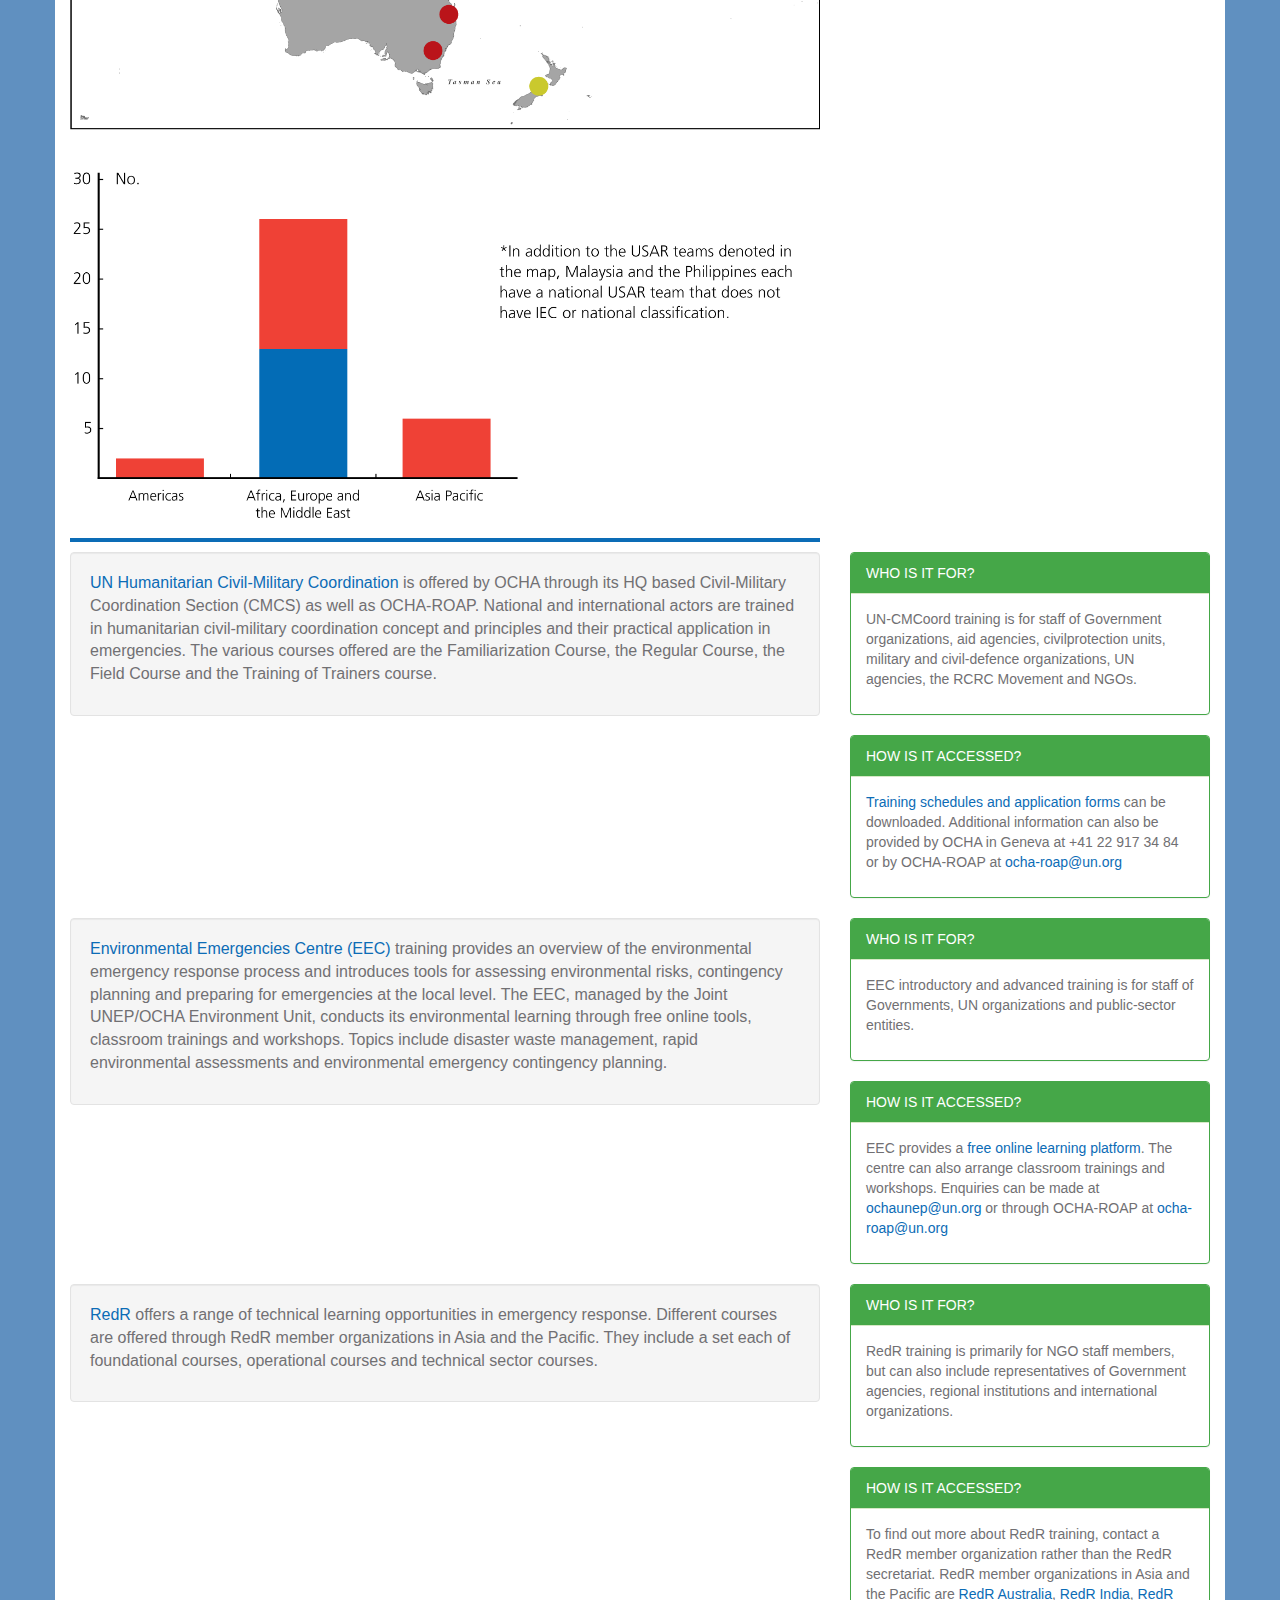
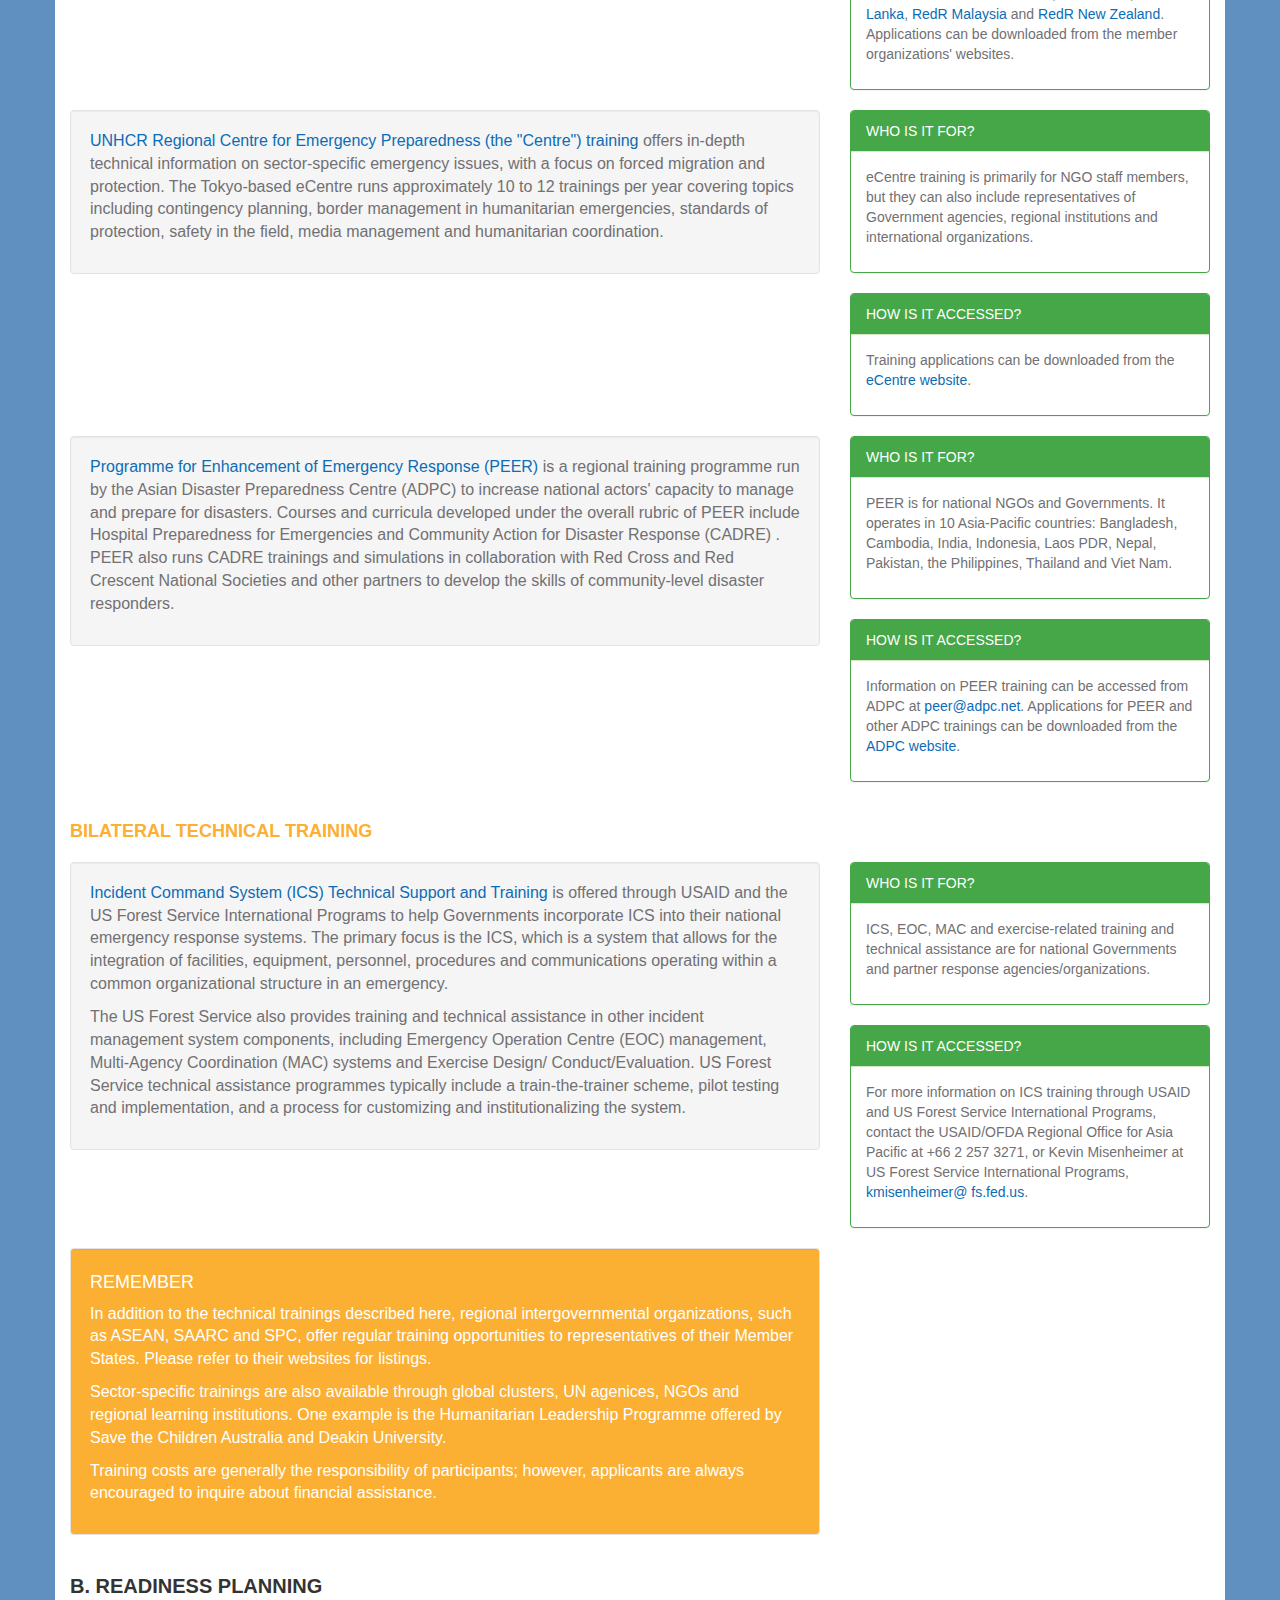
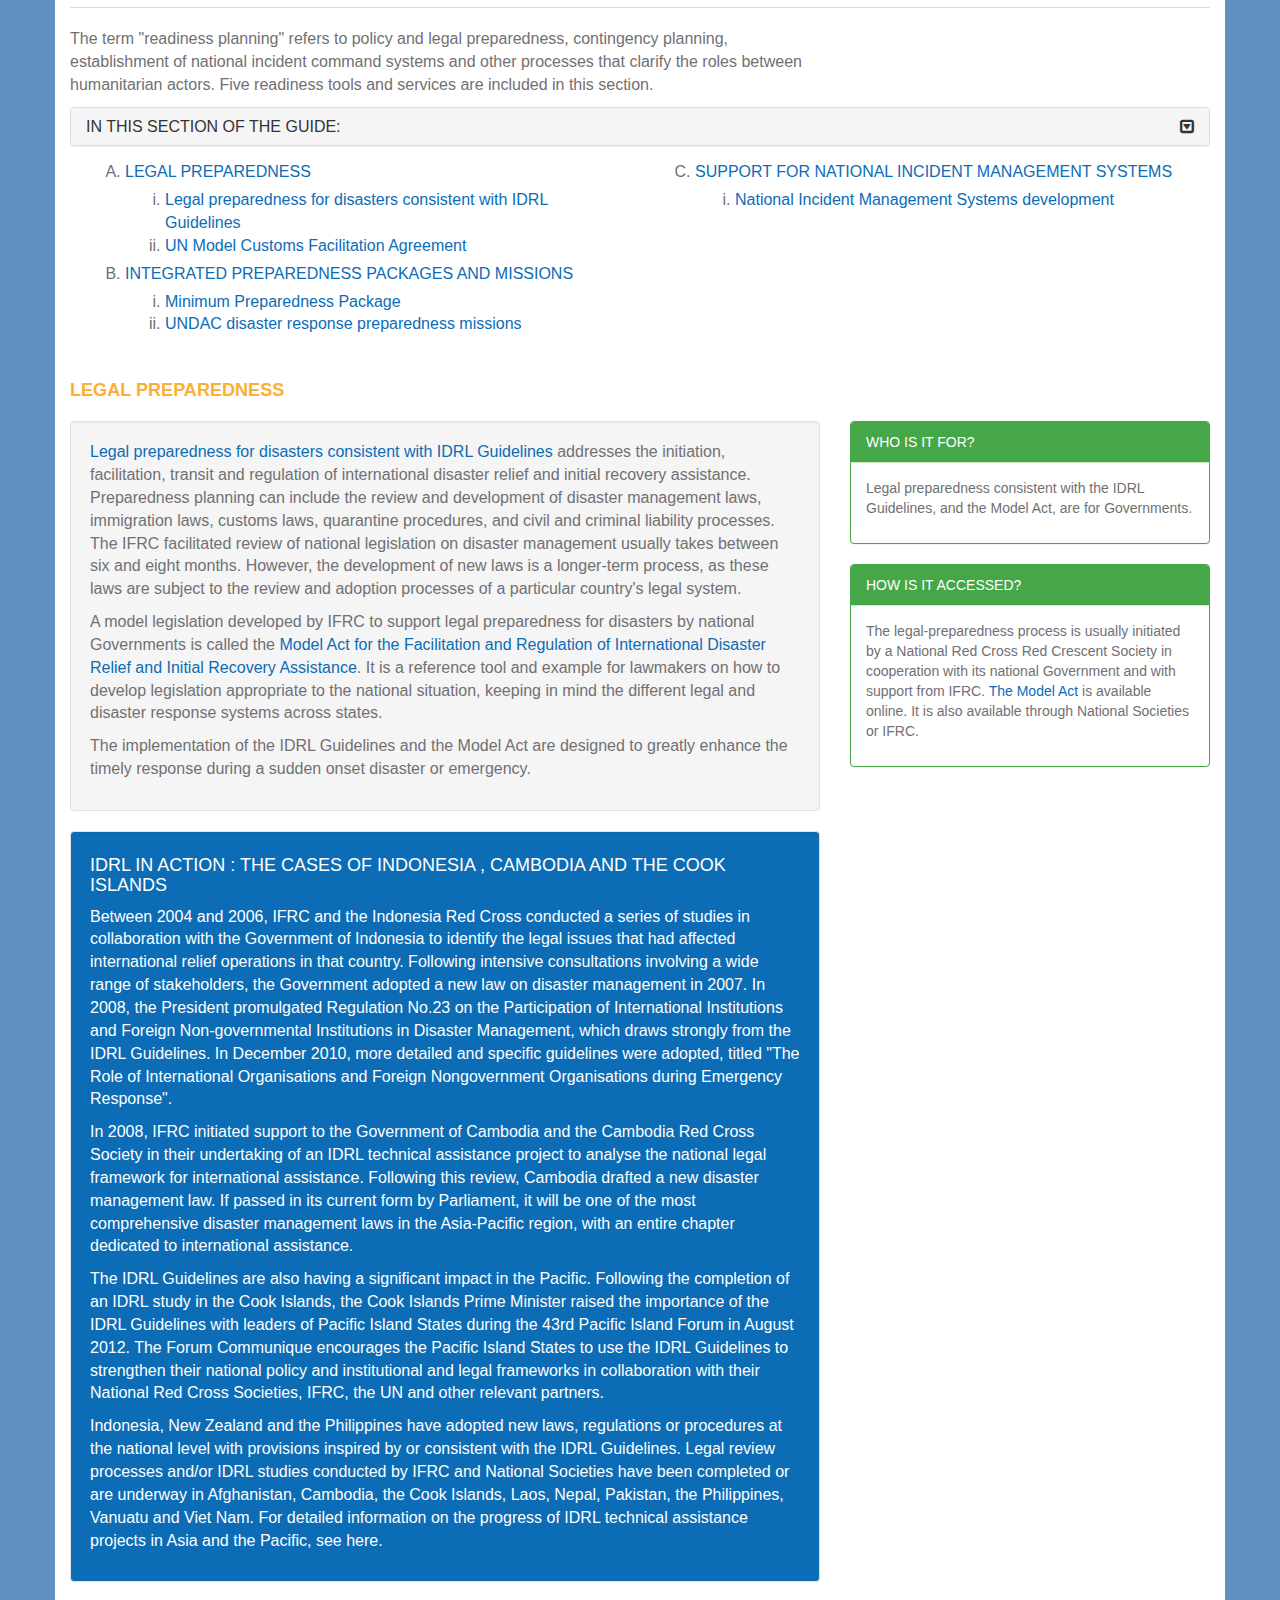
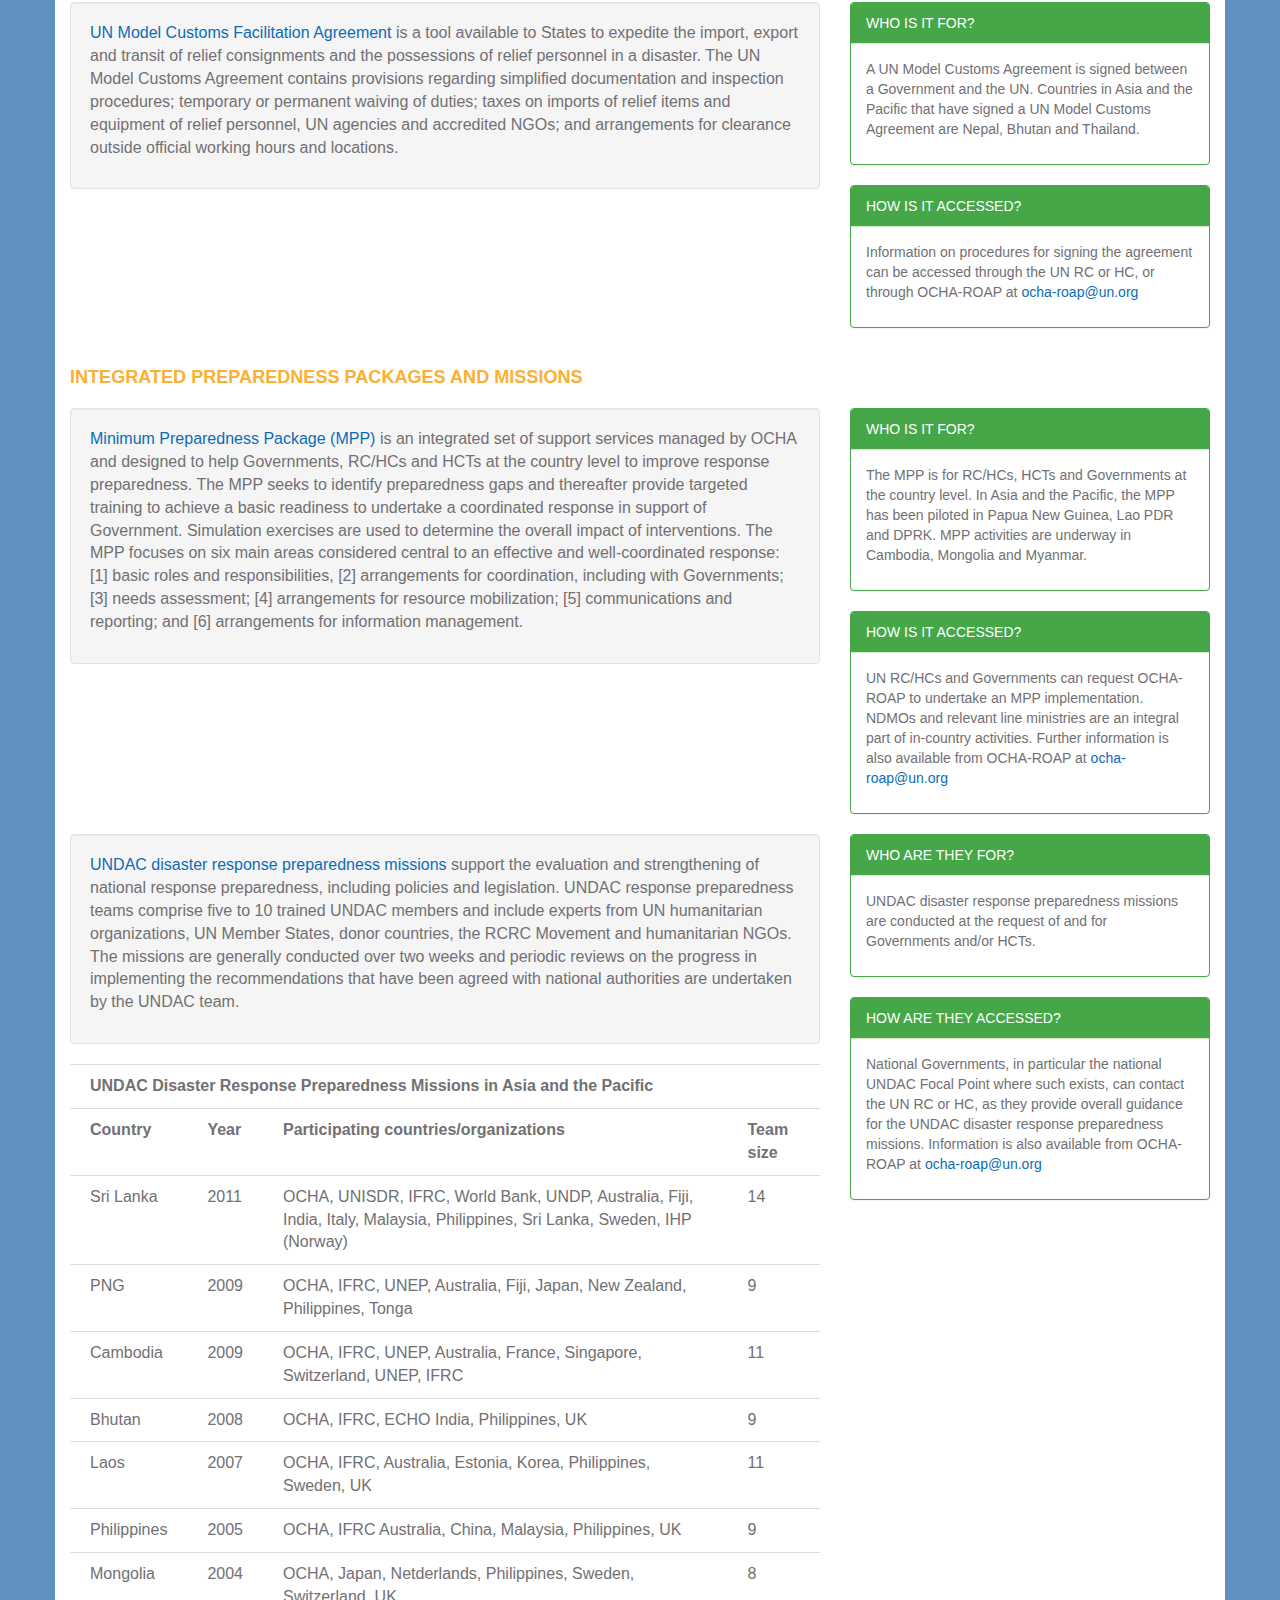
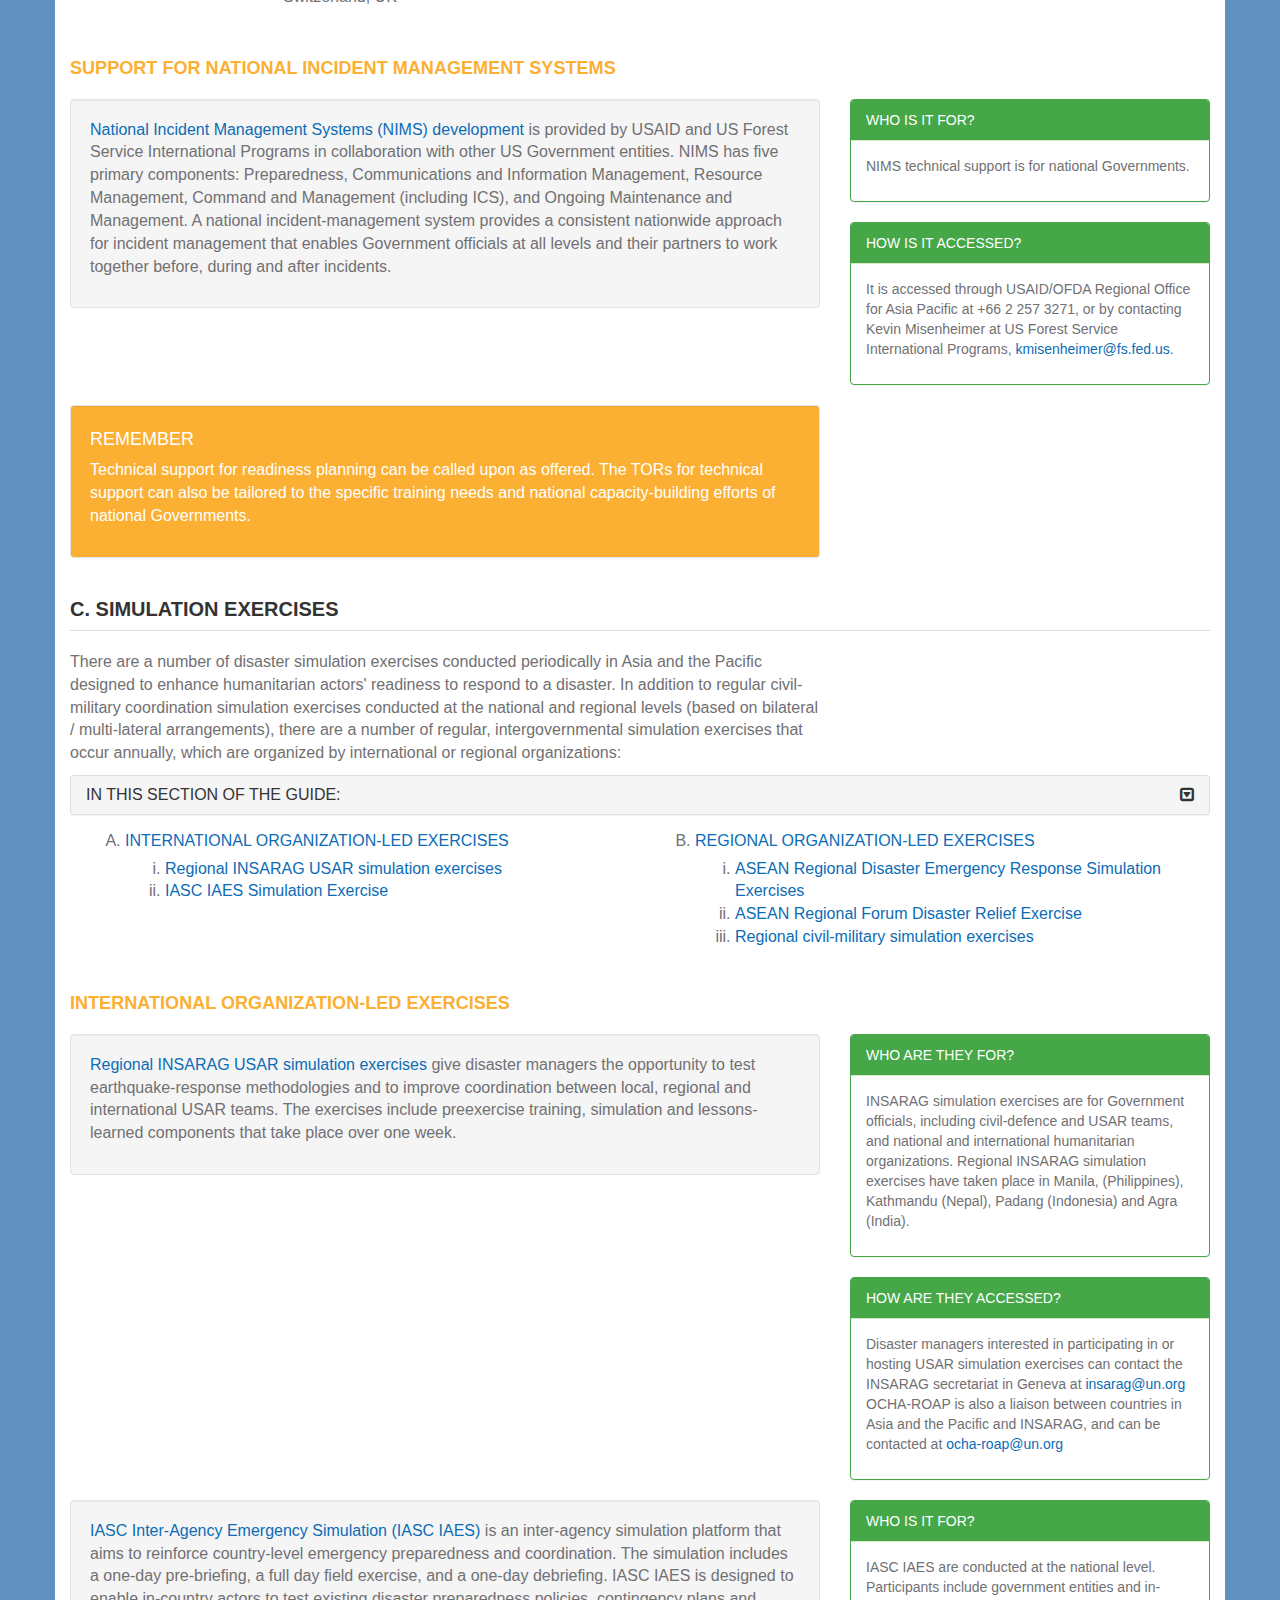
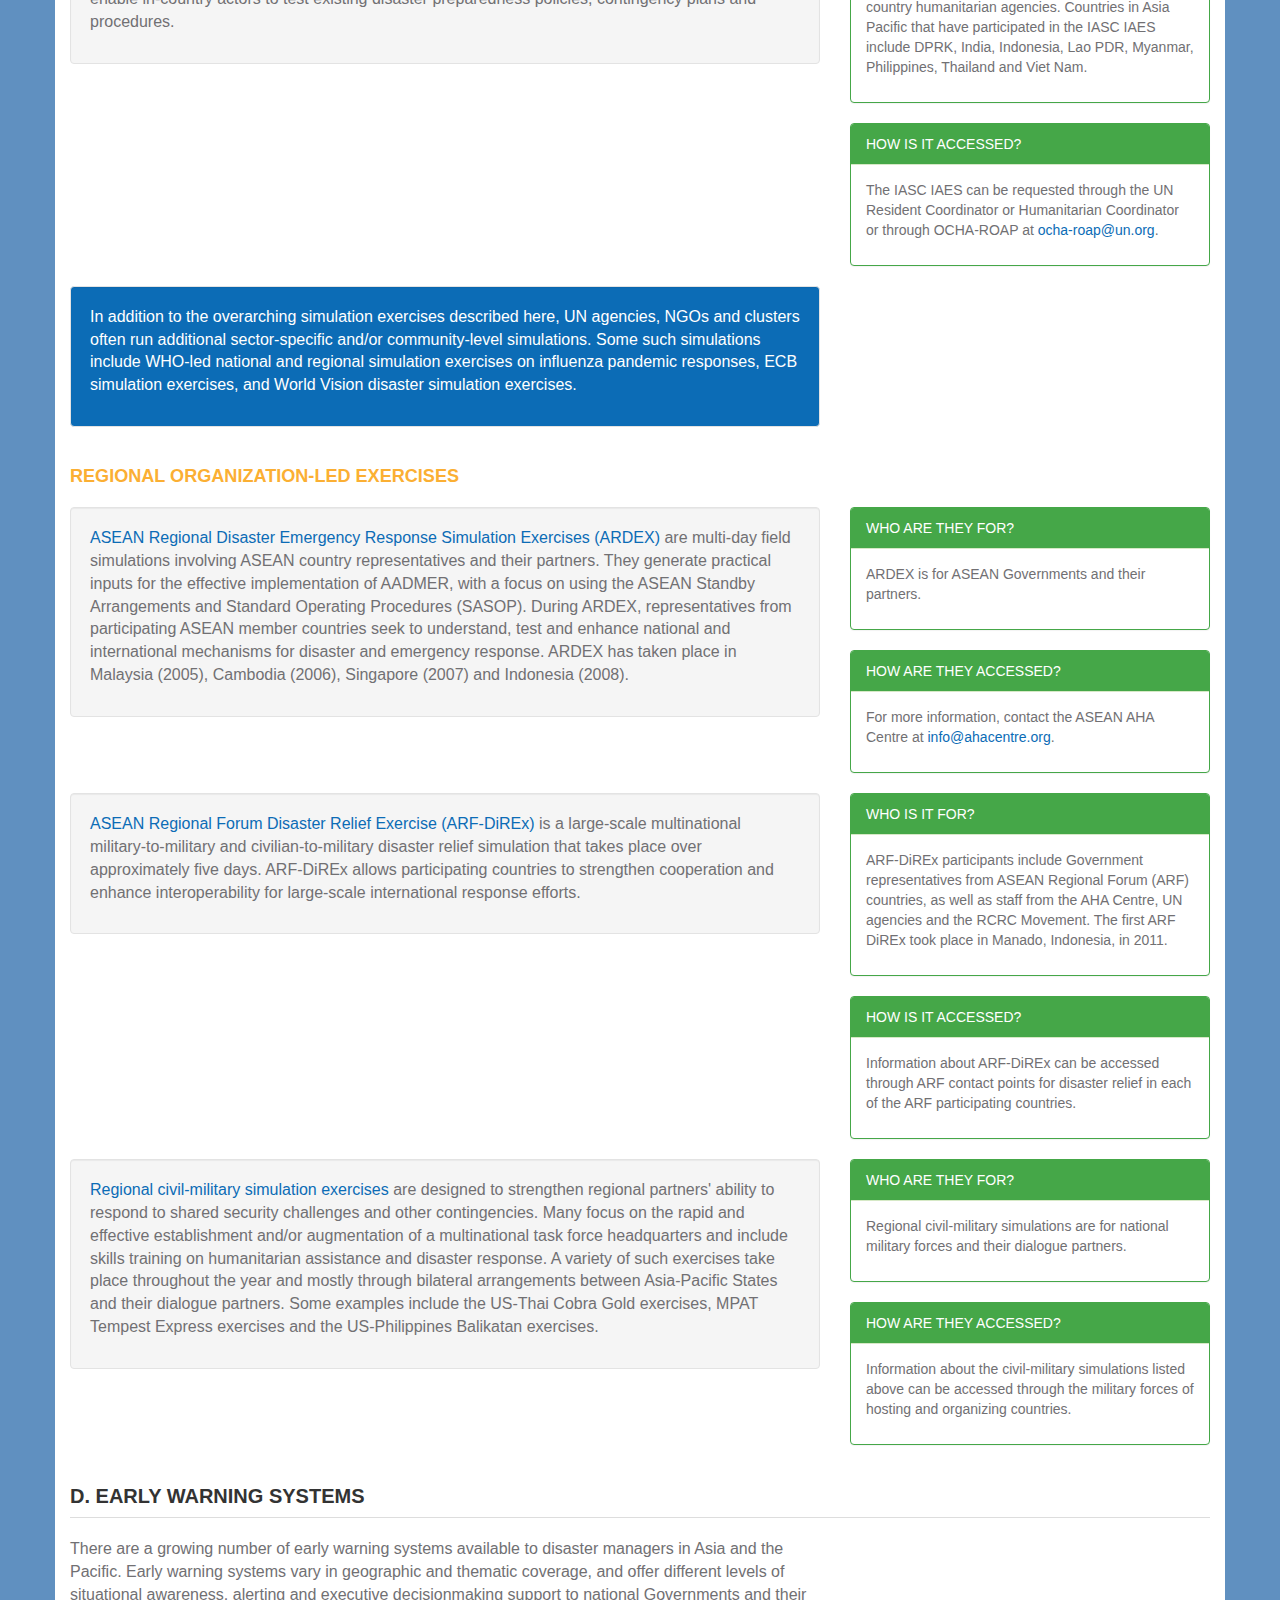
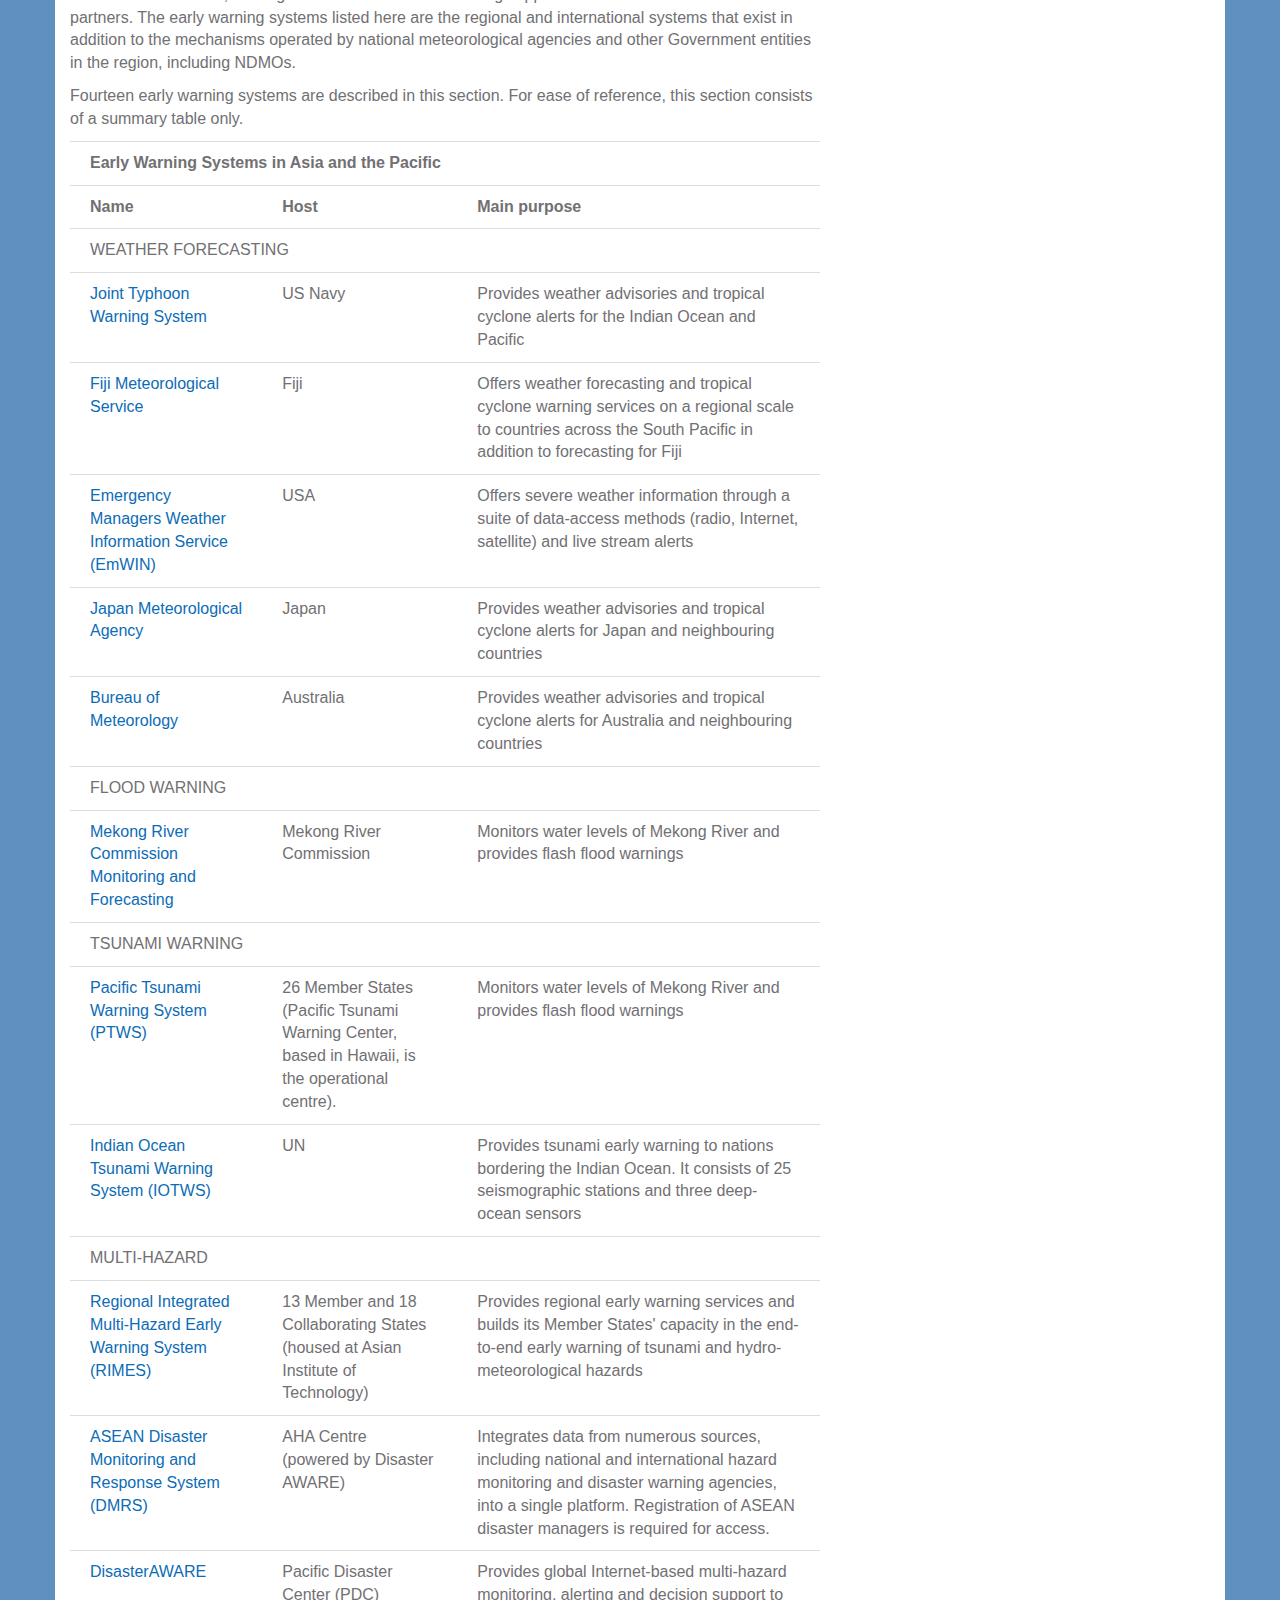
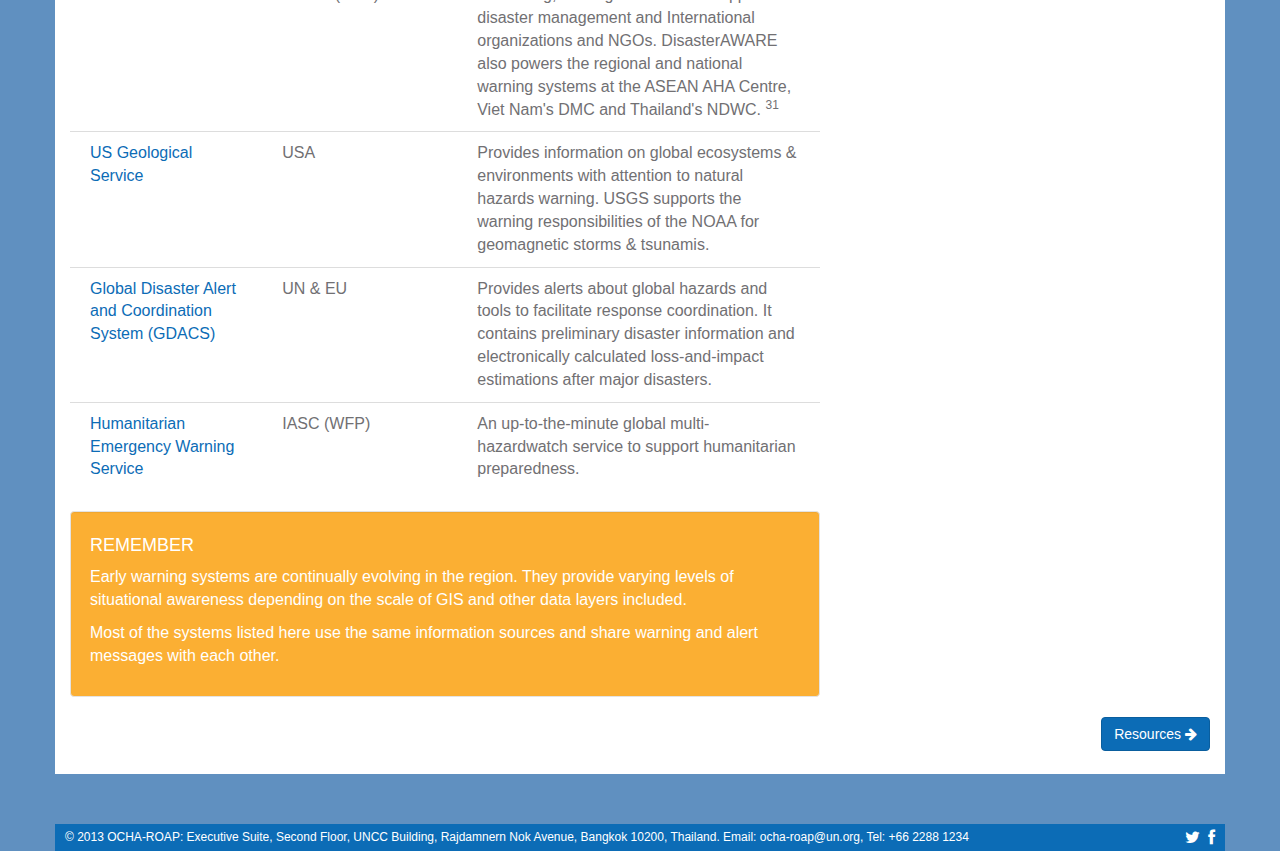
<file: ocha/ToolsAndServicesForDisasterResponsePreparedness.html>
<!DOCTYPE html>
<html>
<head>
<title>UN OCHA | Disaster Response in Asia and the Pacific - Tools and Services for Disaster Response Preparedness</title>
<link rel="stylesheet" type="text/css" href="bootstrap.css">
<link rel="stylesheet" href="font-awesome/css/font-awesome.min.css">
<link rel="stylesheet" type="text/css" href="ocha_disaster_response.css">
</head>

<body>
<a href="#top" class="back-to-top" title="back to top"><i class="icon-arrow-up icon-2x"></i></a>
	<div class="main">
		<!-- Fixed navbar -->
		<div class="navbar navbar-default">
			<div class="container no-pad">
				<a href="index.html">
					<div class="row logo">
						<div class="col-md-8">
							<img src="images/logo.gif" class="img-responsive"></img>
						</div>
						<div class="col-md-4 header-orange-back">
							<img class="img-responsive" src="images/banner-right.png" alt="DISASTER RESPONSE IN ASIA AND THE PACIFIC"></img>
						</div>
					</div>
				</a>
			</div>
			<div class="container">
				<div class="navbar-header">
					<button data-target=".navbar-collapse" data-toggle="collapse"
						class="navbar-toggle" type="button">
						<span class="icon-bar"></span> <span class="icon-bar"></span> <span
							class="icon-bar"></span>
					</button>
				</div>
				<div class="collapse navbar-collapse">
					<ul class="nav navbar-nav">
						<li><a
							href="index.html">Introduction</a></li>
						<li><a
							href="InternationalHumanitarianArchitecture.html">Humanitarian
								Architecture</a></li>
						<li><a
							href="ToolsAndServicesForDisasterResponse.html">Disaster
								Response</a></li>
						<li class="active"><a
							href="ToolsAndServicesForDisasterResponsePreparedness.html">Disaster
								Response Preparedness</a>
						<li><a href="Resources.html">Resources</a></li>
					</ul>
				</div>
				<!--/.nav-collapse -->
			</div>
		</div>

		<!-- Begin page content -->
		<div class="container">
			<div class="grey-box">
				<div class="row">
					<div class="col-md-12">
						<h1>III. TOOLS AND SERVICES FOR DISASTER RESPONSE PREPAREDNESS</h1>
						<div class="panel-group" id="accordion">
							<div class="panel panel-default">
								<div class="panel-heading">
									<h4 class="panel-title">
										<a class="accordion-toggle" data-toggle="collapse"
											data-parent="#accordion" href="#collapseOne"> In this
											chapter of the guide: <i class="icon-collapse"></i>
										</a>
									</h4>
								</div>
							</div>
							<!--/col-md-12-->
						</div>
						<!--/row-->
						<div class="row">
							<div id="collapseOne" class="panel-collapse collapse in">
								<div class="panel-body">
									<div class="col-md-6">
										<ol type="A">
											<li><a href="#Technical Training">Technical Training</a>
												<ol type="i">
													<li><a
														href="#International technical training">International technical training</a></li>
													<li><a
														href="#Bilateral technical training">Bilateral technical training</a></li>
												</ol></li>
											<li><a href="#Readiness planning">Readiness Planning</a>
												<ol type="i">
													<li><a
														href="#Legal preparedness">Legal preparedness</a></li>
													<li><a
														href="#Integrated preparedness packages and missions">Integrated preparedness packages and missions</a></li>
													<li><a
														href="#Support for National Incident Management Systems">Support for National Incident Management Systems</a></li>
											</ol></li>
										</ol>
									</div>
									<!--/col-md-6-->
									<div class="col-md-6">
										<ol type="A" start="3">
											<li><a href="#Simulation exercises">Simulation exercises</a>
												<ol type="i">
													<li><a href="#International organization-led exercises">International organization-led exercises</a></li>
													<li><a href="#Regional organization-led exercises">Regional organization-led exercises</a></li>
												</ol></li>
											<li><a href="#Early warning systems">Early warning systems</a>
												<ol type="i">
													<li><a href="#Early warning systems">Weather forecasting</a></li>
													<li><a href="#Early warning systems">Flood, tsunami and multi-hazard</a></li>
												</ol></li>
										</ol>
									</div>
								</div>
							</div>
						</div>
					</div>
				</div>
				<!-- /row -->
<br/>
<div class="row">
<div class="col-md-8">
<p>				
With a clear understanding of the primary international tools and services available
in disaster response, it is now possible to review the suite of international disaster
response preparedness services available to assist Governments in their planning and
technical capacity building.
</p>
<p>
These tools exist in addition to the growing number of national response preparedness
tools that Governments in the region have developed to support local authorities and
civil society on their sovereign territories. As noted earlier in the guide, the entries
included here are limited to response preparedness tools and services and do not
encompass broader DRR efforts under the Hyogo Framework Agreement or the
general rubric of preparedness.
</p>
</div><!--/col-->
<div class="col-md-4">
						<div class="well">
							<h4>How to read this chapter</h4>
							<p>There is a short description of each tool and service, followed
							by two call outs highlighted in green: Who is it for? How is it accessed?</p>
							<div class="panel panel-success panel-noborder">
								<div class="panel-heading">
									<!--<i class="icon-user"></i>--> Who is if for?
								</div>
							</div>
							<div class="panel panel-success panel-noborder">
								<div class="panel-heading">
									<!--<i class="icon-unlock"></i>--> How is is accessed?
								</div>
							</div>
						</div>
					</div>
</div><!--/col-md-4 -->
</div><!--/row-->

<div class="row">
<div class="col-md-12">
<h2><a name="Technical Training">A. Technical Training</a></h2>
</div>
</div>

            <div class="row">
				<div class="col-md-8">
					<p>Nine technical training opportunities are included in this section.<sup class="pop" data-toggle="popover" data-content="Additional trainings worldwide are regularly listed on ReliefWeb. For further info, access <a href='http://reliefweb.int/training'>here</a>">28</sup> They are organized
as follows: (a) international technical training and (b) bilateral technical training</p>
				</div>
				<!--/col-md-8-->
			</div>
			<!--/row-->

			<div class="row">
				<div class="col-md-12">
					<div class="panel-group" id="section1">
						<div class="panel panel-default">
							<div class="panel-heading">
								<h4 class="panel-title">
									<a class="accordion-toggle" data-toggle="collapse"
										data-parent="#section1" href="#collapseTwo"> In this
										section of the guide: <i class="icon-collapse"></i>
									</a>
								</h4>
							</div>
						</div>
						<!--/col-md-12-->
					</div>
				</div>
			</div>

			<div class="row">
				<div id="collapseTwo" class="panel-collapse collapse in">
					<div class="panel-body">
						<div class="col-md-6">
							<ol type="A">
								<li><a href="#International technical training">International technical training</a>
									<ol type="i">
										<li><a href="#UNDAC training">UNDAC training</a></li>
										<li><a href="#ERAT induction course">ERAT induction course</a></li>
										<li><a href="#INSARAG training">INSARAG training</a></li>
										<li><a href="#UN-CMCoord training">UN-CMCoord training</a></li>
										<li><a href="#EEC training">EEC training</a></li>
										<li><a href="#RedR technical training">RedR technical training</a></li>
										<li><a href="#UNHCR eCentre training">UNHCR eCentre training</a></li>
										<li><a href="#PEER">PEER</a></li>
									</ol></li>
							</ol>
						</div>
						<!--/col-md-6-->
						<div class="col-md-6">
							<ol type="A" start="2">
								<li><a href="#Bilateral technical training">Bilateral technical training</a>
									<ol type="i">
										<li><a href="#USA Incident Command System technical support and training">USA Incident Command System technical support and training</a></li>
									</ol></li>
							</ol>
						</div>
					</div>
				</div>
			</div>
			
			
<div class="row">
<div class="col-md-12">
<h3><a name="International technical training">International technical training</a></h3>
</div>
</div>


<div class="row">
<div class="col-md-8">
<div class="well">
<p>
<a name="UNDAC training" href="http://www.unocha.org/what-we-do/coordination-tools/undac/methodology-training">UNDAC training</a> is offered via two courses: the UNDAC Induction Course and the
UNDAC Refresher Course. The Induction Course is a two-week training that gives
participants applicable knowledge about UNDAC's core activities: assessment,
coordination and information management. The Refresher Course is a four- to five-day
training course that UNDAC roster participants are required to take every two years to
maintain these skill levels. Once a year, an UNDAC specialty course on environmental
emergencies is also offered.
</p>
</div><!-- /well -->
<div class="figure more-margin">
	<div class="figure-label">Map of UNDAC Member and Participating States in Asia and the Pacific</div>
	<img src="images/figure12.png" class="img-responsive"
		alt="Map of UNDAC Member and Participating States in Asia and the Pacific"></img>
</div>
</div><!--/col-md-8-->
<div class="col-md-4">
<div class="panel panel-success">
	<div class="panel-heading">
		<!--<i class="icon-user"></i>--> Who is it for?
	</div>
	<div class="panel-body">
		<p>UNDAC training is available to representatives of UNDAC members and UNDAC
participating countries. Representatives are generally from Government entities,
OCHA and UN Agencies, but can also be from NGOs. Once the course is completed,
participants are eligible to sign a contract and be added to the UNDAC emergency
response roster. UNDAC roster participants are expected to be available at least two
to three times a year for emergency missions.</p>
	</div>
</div>
<div class="panel panel-success">
	<div class="panel-heading">
		<!--<i class="icon-unlock"></i>--> How is it accessed?
	</div>
	<div class="panel-body">
		<p>UNDAC training can be accessed through OCHA Field Coordination Support Services
(OCHA-FCSS) at <a href="mailto:ocha-fcss@un.org">ocha-fcss@un.org</a> or through the OCHA-ROAP office at 
<a href="mailto:ocha-roap@un.org">ocha-roap@un.org</a></p>
    </div>
</div>
</div><!--/col-md-4-->
</div><!--/row -->

<div class="row">
<div class="col-md-8">
<div class="well">
<p>
<a name="ERAT induction course" href="http://www.ahacentre.org/">ASEAN ERAT induction course</a> trains disaster managers from ASEAN Member States
on how to assist affected Governments and the AHA Centre in meeting regional and/
or international needs for coordination, and for early and quality information during
the initial phase of a sudden-onset emergency. ERAT trainings are conducted over four
or five days and focus on assessment, coordination, information management and
equipment use within the AADMER operational framework. Initial courses have also
covered UNDAC methodologies with support from OCHA.
</p>
</div><!-- /well -->
</div><!--/col-md-8-->
<div class="col-md-4">
<div class="panel panel-success">
	<div class="panel-heading">
		<!--<i class="icon-user"></i>--> Who is it for?
	</div>
	<div class="panel-body">
		<p>ERAT induction courses are available to disaster experts from ASEAN countries. ERAT
experts comprise representatives from NDMOs, health ministries, and fire and rescue
services.</p>
	</div>
</div>
<div class="panel panel-success">
	<div class="panel-heading">
		<!--<i class="icon-unlock"></i>--> How is it accessed?
	</div>
	<div class="panel-body">
		<p>Participants are nominated by ASEAN national focal points. Further information is
available from the ASEAN AHA Centre at <a href="mailto:info@ahacentre.org">info@ahacentre.org</a></p>
    </div>
</div>
</div><!--/col-md-4-->
</div><!--/row -->

<div class="row">
<div class="col-md-8">
<div class="well">
<p>
<a name="INSARAG training" href="http://www.insarag.org/en/methodology/guidelines.html">Training in INSARAG Guidelines and Methodology</a> offers technical expertise
in international USAR response according to the following phases: preparedness,
mobilization, operations, demobilization and post-mission. INSARAG training is
designed to share internationally accepted procedures and systems for sustained
cooperation between USAR teams in an emergency.
</p>
<p>
In addition to engagement with the INSARAG Guidelines, INSARAG member countries
with USAR teams deploying internationally are encouraged to apply for IEC. The IEC
is an independent, peer-review process of international USAR teams endorsed by
INSARAG since 2005.<sup class="pop" data-toggle="popover" data-content="It should be noted that IEC Classification is a multi-year process and there is a waitlist to become certified. IEC
teams are expected to undergo reclassification once every five years.">29</sup> The IEC classifies teams as "Medium" and "Heavy" to ensure
that only qualified and appropriate USAR resources are deployed in an emergency.<sup class="pop" data-toggle="popover" data-content="'Light' USAR teams are also very important due to their speed and agility in reaching disaster-affected
communities, but they are primarily designed for deployment at the national level.">30</sup>
</p>
</div><!-- /well -->
<div class="figure more-margin">
	<div class="figure-label">Countries with IEC-classified USAR teams in Asia and the Pacific</div>
	<img src="images/figure14.png" class="img-responsive"
		alt="Countries with IEC-classified USAR teams in Asia and the Pacific"></img>
</div>
</div><!--/col-md-8-->
<div class="col-md-4">
<div class="panel panel-success">
	<div class="panel-heading">
		<!--<i class="icon-user"></i>--> Who is it for?
	</div>
	<div class="panel-body">
		<p>INSARAG training is available to any Government or organization with a stake in USAR.</p>
	</div>
</div>
<div class="panel panel-success">
	<div class="panel-heading">
		<!--<i class="icon-unlock"></i>--> How is it accessed?
	</div>
	<div class="panel-body">
		<p>Countries interested in joining the INSARAG network can contact the INSARAG
secretariat in Geneva at <a href="mailto:insarag@un.org">insarag@un.org</a> OCHA-ROAP is also a liaison between
countries in Asia and the Pacific and INSARAG, and can be contacted at <a href="mailto:ocha-roap@un.org">ocha-roap@un.org</a></p>
    </div>
</div>
<div class="figure more-margin">
	<div class="figure-label">What does the INSARAG IEC classification emblem look like?</div>
	<img src="images/figure13.png" class="img-responsive"
		alt="What does the INSARAG IEC classification emblem look like?"></img>
</div>
</div><!--/col-md-4-->
</div><!--/row -->

<div class="row">
<div class="col-md-8">
<div class="well">
<p>
<a name="UN-CMCoord training" href="http://www.unocha.org/what-we-do/coordination-tools/UN-CMCoord/training-partnerships">UN Humanitarian Civil-Military Coordination</a> is offered by OCHA through its HQ based
Civil-Military Coordination Section (CMCS) as well as OCHA-ROAP. National and
international actors are trained in humanitarian civil-military coordination concept and
principles and their practical application in emergencies. The various courses offered
are the Familiarization Course, the Regular Course, the Field Course and the Training of
Trainers course.
</p>
</div><!-- /well -->
</div><!--/col-md-8-->
<div class="col-md-4">
<div class="panel panel-success">
	<div class="panel-heading">
		<!--<i class="icon-user"></i>--> Who is it for?
	</div>
	<div class="panel-body">
		<p>UN-CMCoord training is for staff of Government organizations, aid agencies, civilprotection
units, military and civil-defence organizations, UN agencies, the RCRC
Movement and NGOs.</p>
	</div>
</div>
<div class="panel panel-success">
	<div class="panel-heading">
		<!--<i class="icon-unlock"></i>--> How is it accessed?
	</div>
	<div class="panel-body">
		<p><a href="http://www.unocha.org/what-we-do/coordination-tools/UN-CMCoord/training-partnerships">Training schedules and application forms</a> can be downloaded. Additional information
can also be provided by OCHA in Geneva at +41 22 917 34 84 or by OCHA-ROAP at <a href="mailto:ocha-roap@un.org">ocha-roap@un.org</a></p>
    </div>
</div>
</div><!--/col-md-4-->
</div><!--/row -->

<div class="row">
<div class="col-md-8">
<div class="well">
<p>
<a name="EEC training" href="http://www.eecentre.org/">Environmental Emergencies Centre (EEC)</a> training provides an overview of the
environmental emergency response process and introduces tools for assessing
environmental risks, contingency planning and preparing for emergencies at the local
level. The EEC, managed by the Joint UNEP/OCHA Environment Unit, conducts its
environmental learning through free online tools, classroom trainings and workshops.
Topics include disaster waste management, rapid environmental assessments and
environmental emergency contingency planning.
</p>
</div><!-- /well -->
</div><!--/col-md-8-->
<div class="col-md-4">
<div class="panel panel-success">
	<div class="panel-heading">
		<!--<i class="icon-user"></i>--> Who is it for?
	</div>
	<div class="panel-body">
		<p>EEC introductory and advanced training is for staff of Governments, UN organizations
and public-sector entities.</p>
	</div>
</div>
<div class="panel panel-success">
	<div class="panel-heading">
		<!--<i class="icon-unlock"></i>--> How is it accessed?
	</div>
	<div class="panel-body">
		<p>EEC provides a <a href="http://www.eecentre.org/Training.aspx">free online learning platform</a>. The centre can also arrange classroom
trainings and workshops. Enquiries can be made at <a href="mailto:ochaunep@un.org">ochaunep@un.org</a> or through
OCHA-ROAP at <a href="mailto:ocha-roap@un.org">ocha-roap@un.org</a></p>
    </div>
</div>
</div><!--/col-md-4-->
</div><!--/row -->

<div class="row">
<div class="col-md-8">
<div class="well">
<p>
<a name="RedR technical training" href="http://www.redr.org/index.html">RedR</a> offers a range of technical learning opportunities in emergency response.
Different courses are offered through RedR member organizations in Asia and the
Pacific. They include a set each of foundational courses, operational courses and
technical sector courses.
</p>
</div><!-- /well -->
</div><!--/col-md-8-->
<div class="col-md-4">
<div class="panel panel-success">
	<div class="panel-heading">
		<!--<i class="icon-user"></i>--> Who is it for?
	</div>
	<div class="panel-body">
		<p>RedR training is primarily for NGO staff members, but can also include representatives
of Government agencies, regional institutions and international organizations.</p>
	</div>
</div>
<div class="panel panel-success">
	<div class="panel-heading">
		<!--<i class="icon-unlock"></i>--> How is it accessed?
	</div>
	<div class="panel-body">
		<p>To find out more about RedR training, contact a RedR member organization rather
than the RedR secretariat. RedR member organizations in Asia and the Pacific are <a href="http://www.redr.org.au/">RedR
Australia</a>, <a href="http://www.redr.org.in/">RedR India</a>, <a href="http://www.redr.org.lk/">RedR Lanka</a>, 
<a href="http://www.redrmalaysia.org.my/">RedR Malaysia</a> and <a href="http://www.redr.org.nz/">RedR New Zealand</a>. Applications
can be downloaded from the member organizations' websites.</p>
    </div>
</div>
</div><!--/col-md-4-->
</div><!--/row -->

<div class="row">
<div class="col-md-8">
<div class="well">
<p>
<a name="UNHCR eCentre training" href="http://www.the-ecentre.net/">UNHCR Regional Centre for Emergency Preparedness (the "Centre") training</a>
offers in-depth technical information on sector-specific emergency issues, with a focus
on forced migration and protection. The Tokyo-based eCentre runs approximately
10 to 12 trainings per year covering topics including contingency planning, border
management in humanitarian emergencies, standards of protection, safety in the field,
media management and humanitarian coordination.
</p>
</div><!-- /well -->
</div><!--/col-md-8-->
<div class="col-md-4">
<div class="panel panel-success">
	<div class="panel-heading">
		<!--<i class="icon-user"></i>--> Who is it for?
	</div>
	<div class="panel-body">
		<p>eCentre training is primarily for NGO staff members, but they can also include
representatives of Government agencies, regional institutions and international
organizations.</p>
	</div>
</div>
<div class="panel panel-success">
	<div class="panel-heading">
		<!--<i class="icon-unlock"></i>--> How is it accessed?
	</div>
	<div class="panel-body">
		<p>Training applications can be downloaded from the <a href="http://www.the-ecentre.net/">eCentre website</a>.</p>
    </div>
</div>
</div><!--/col-md-4-->
</div><!--/row -->

<div class="row">
<div class="col-md-8">
<div class="well">
<p>
<a name="PEER" href="http://www.adpc.net/blog/">Programme for Enhancement of Emergency Response (PEER)</a> is a regional training
programme run by the Asian Disaster Preparedness Centre (ADPC) to increase national
actors' capacity to manage and prepare for disasters. Courses and curricula developed
under the overall rubric of PEER include Hospital Preparedness for Emergencies and
Community Action for Disaster Response (CADRE) . PEER also runs CADRE trainings
and simulations in collaboration with Red Cross and Red Crescent National Societies
and other partners to develop the skills of community-level disaster responders.
</p>
</div><!-- /well -->
</div><!--/col-md-8-->
<div class="col-md-4">
<div class="panel panel-success">
	<div class="panel-heading">
		<!--<i class="icon-user"></i>--> Who is it for?
	</div>
	<div class="panel-body">
		<p>PEER is for national NGOs and Governments. It operates in 10 Asia-Pacific countries:
Bangladesh, Cambodia, India, Indonesia, Laos PDR, Nepal, Pakistan, the Philippines,
Thailand and Viet Nam.</p>
	</div>
</div>
<div class="panel panel-success">
	<div class="panel-heading">
		<!--<i class="icon-unlock"></i>--> How is it accessed?
	</div>
	<div class="panel-body">
		<p>Information on PEER training can be accessed from ADPC at <a href="mailto:peer%40adpc.net?subject=PEER">peer@adpc.net</a>.
Applications for PEER and other ADPC trainings can be downloaded from the <a href="http://www.adpc.net/2012">ADPC website</a>.</p>
    </div>
</div>
</div><!--/col-md-4-->
</div><!--/row -->

<div class="row">
<div class="col-md-12">
<h3><a name="Bilateral technical training">Bilateral technical training</a></h3>
</div>
</div>

<div class="row">
<div class="col-md-8">
<div class="well">
<p>
<a name="USA Incident Command System technical support and training" href="http://www.fs.fed.us/global/aboutus/dmp/welcome.htm#background">Incident Command System (ICS) Technical Support and Training</a> is offered
through USAID and the US Forest Service International Programs to help Governments
incorporate ICS into their national emergency response systems. The primary focus
is the ICS, which is a system that allows for the integration of facilities, equipment,
personnel, procedures and communications operating within a common organizational
structure in an emergency.
</p>
<p>
The US Forest Service also provides training and technical assistance in other incident
management system components, including Emergency Operation Centre (EOC)
management, Multi-Agency Coordination (MAC) systems and Exercise Design/
Conduct/Evaluation. US Forest Service technical assistance programmes typically
include a train-the-trainer scheme, pilot testing and implementation, and a process for
customizing and institutionalizing the system.
</p>
</div><!-- /well -->
</div><!--/col-md-8-->
<div class="col-md-4">
<div class="panel panel-success">
	<div class="panel-heading">
		<!--<i class="icon-user"></i>--> Who is it for?
	</div>
	<div class="panel-body">
		<p>ICS, EOC, MAC and exercise-related training and technical assistance are for national
Governments and partner response agencies/organizations.</p>
	</div>
</div>
<div class="panel panel-success">
	<div class="panel-heading">
		<!--<i class="icon-unlock"></i>--> How is it accessed?
	</div>
	<div class="panel-body">
		<p>For more information on ICS training through USAID and US Forest Service International
Programs, contact the USAID/OFDA Regional Office for Asia Pacific at +66 2 257 3271,
or Kevin Misenheimer at US Forest Service International Programs, <a href="mailto:kmisenheimer%40fs.fed.us?subject=ICS">kmisenheimer@
fs.fed.us</a>.</p>
    </div>
</div>
<!-- 
<div class="panel panel-warning">
<div class="panel-heading">
	REMEMBER
</div>
<div class="panel-body">
<p>
In addition to the technical trainings described here, regional
intergovernmental organizations, such as ASEAN, SAARC and SPC, offer
regular training opportunities to representatives of their Member
States. Please refer to their websites for listings.
</p>
<p>
Sector-specific trainings are also available through global clusters,
UN agenices, NGOs and regional learning institutions. One example is
the Humanitarian Leadership Programme offered by Save the Children
Australia and Deakin University.
</p>
<p>
Training costs are generally the responsibility of participants; however,
applicants are always encouraged to inquire about financial assistance.
</p>
</div>
</div> -->
</div><!--/col-md-4-->
</div><!--/row -->

<div class="row">
<div class="col-md-8">
<div class="well well-warning">
<h4>REMEMBER</h4>
<p>
In addition to the technical trainings described here, regional
intergovernmental organizations, such as ASEAN, SAARC and SPC, offer
regular training opportunities to representatives of their Member
States. Please refer to their websites for listings.
</p>
<p>
Sector-specific trainings are also available through global clusters,
UN agenices, NGOs and regional learning institutions. One example is
the Humanitarian Leadership Programme offered by Save the Children
Australia and Deakin University.
</p>
<p>
Training costs are generally the responsibility of participants; however,
applicants are always encouraged to inquire about financial assistance.
</p>
</div>
</div>
</div>


<div class="row">
<div class="col-md-12">
<h2><a name="Readiness planning">B. Readiness planning</a></h2>
</div>
</div>

            <div class="row">
				<div class="col-md-8">
					<p>The term "readiness planning" refers to policy and legal preparedness, contingency
planning, establishment of national incident command systems and other processes
that clarify the roles between humanitarian actors. Five readiness tools and services are
included in this section.</p>
				</div>
				<!--/col-md-8-->
			</div>
			<!--/row-->

			<div class="row">
				<div class="col-md-12">
					<div class="panel-group" id="section2">
						<div class="panel panel-default">
							<div class="panel-heading">
								<h4 class="panel-title">
									<a class="accordion-toggle" data-toggle="collapse"
										data-parent="#section2" href="#collapseThree"> In this
										section of the guide: <i class="icon-collapse"></i>
									</a>
								</h4>
							</div>
						</div>
						<!--/col-md-12-->
					</div>
				</div>
			</div>

			<div class="row">
				<div id="collapseThree" class="panel-collapse collapse in">
					<div class="panel-body">
						<div class="col-md-6">
							<ol type="A">
								<li><a href="#Legal preparedness">Legal preparedness</a>
									<ol type="i">
										<li><a href="#Legal preparedness for disasters consistent with IDRL Guidelines">Legal preparedness for disasters consistent with IDRL Guidelines</a></li>
										<li><a href="#UN Model Customs Facilitation Agreement">UN Model Customs Facilitation Agreement</a></li>
									</ol></li>
							    <li><a href="#Integrated preparedness packages and missions">Integrated preparedness packages and missions</a>
									<ol type="i">
										<li><a href="#Minimum Preparedness Package">Minimum Preparedness Package</a></li>
										<li><a href="#UNDAC disaster response preparedness missions">UNDAC disaster response preparedness missions</a></li>
									</ol></li>
							</ol>
						</div>
						<!--/col-md-6-->
						<div class="col-md-6">
							<ol type="A" start="3">
								<li><a href="#Support for National Incident Management Systems">Support for national incident management systems</a>
									<ol type="i">
										<li><a href="#National Incident Management Systems development">National Incident Management Systems development</a></li>
									</ol></li>
							</ol>
						</div>
					</div>
				</div>
			</div>
			
			
<div class="row">
<div class="col-md-12">
<h3><a name="Legal preparedness">Legal preparedness</a></h3>
</div>
</div>


<div class="row">
<div class="col-md-8">
<div class="well">
<p>
<a name="Legal preparedness for disasters consistent with IDRL Guidelines" href="http://www.ifrc.org/dl">Legal preparedness for disasters consistent with IDRL Guidelines</a> addresses the
initiation, facilitation, transit and regulation of international disaster relief and initial
recovery assistance. Preparedness planning can include the review and development of
disaster management laws, immigration laws, customs laws, quarantine procedures,
and civil and criminal liability processes. The IFRC facilitated review of national legislation
on disaster management usually takes between six and eight months. However, the
development of new laws is a longer-term process, as these laws are subject to the
review and adoption processes of a particular country's legal system.
</p>
<p>
A model legislation developed by IFRC to support legal preparedness for disasters by
national Governments is called the <a href="http://www.ifrc.org/PageFiles/88609/Pilot%20Model%20Act%20on%20IDRL%20(English).pdf">Model Act for the Facilitation and Regulation
of International Disaster Relief and Initial Recovery Assistance</a>. It is a reference
tool and example for lawmakers on how to develop legislation appropriate to the
national situation, keeping in mind the different legal and disaster response systems
across states.
</p>
<p>
The implementation of the IDRL Guidelines and the Model Act are designed to greatly
enhance the timely response during a sudden onset disaster or emergency.
</p>
</div><!-- /well -->
<div class="well well-primary">
<h4>
	<!--<i class="icon-book"></i>--> IDRL in action : the cases of Indonesia , Cambodia and the Cook Islands
</h4>
<p>
Between 2004 and 2006, IFRC and the Indonesia Red Cross conducted a series of
studies in collaboration with the Government of Indonesia to identify the legal
issues that had affected international relief operations in that country. Following
intensive consultations involving a wide range of stakeholders, the Government
adopted a new law on disaster management in 2007. In 2008, the President
promulgated Regulation No.23 on the Participation of International Institutions
and Foreign Non-governmental Institutions in Disaster Management, which draws
strongly from the IDRL Guidelines. In December 2010, more detailed and specific
guidelines were adopted, titled "The Role of International Organisations and
Foreign Nongovernment Organisations during Emergency Response".
</p>
<p>
In 2008, IFRC initiated support to the Government of Cambodia and the
Cambodia Red Cross Society in their undertaking of an IDRL technical assistance
project to analyse the national legal framework for international assistance.
Following this review, Cambodia drafted a new disaster management law. If
passed in its current form by Parliament, it will be one of the most comprehensive
disaster management laws in the Asia-Pacific region, with an entire chapter
dedicated to international assistance.
</p>
<p>
The IDRL Guidelines are also having a significant impact in the Pacific. Following the
completion of an IDRL study in the Cook Islands, the Cook Islands Prime Minister
raised the importance of the IDRL Guidelines with leaders of Pacific Island States
during the 43rd Pacific Island Forum in August 2012. The Forum Communique
encourages the Pacific Island States to use the IDRL Guidelines to strengthen their
national policy and institutional and legal frameworks in collaboration with their
National Red Cross Societies, IFRC, the UN and other relevant partners.
</p>
<p>
Indonesia, New Zealand and the Philippines have adopted new laws, regulations or
procedures at the national level with provisions inspired by or consistent with the
IDRL Guidelines. Legal review processes and/or IDRL studies conducted by IFRC and
National Societies have been completed or are underway in Afghanistan, Cambodia,
the Cook Islands, Laos, Nepal, Pakistan, the Philippines, Vanuatu and Viet Nam. For
detailed information on the progress of IDRL technical assistance projects in Asia and
the Pacific, see here.
</p>
</div><!--/well-->
</div><!--/col-md-8-->
<div class="col-md-4">
<div class="panel panel-success">
	<div class="panel-heading">
		<!--<i class="icon-user"></i>--> Who is it for?
	</div>
	<div class="panel-body">
		<p>Legal preparedness consistent with the IDRL Guidelines, and the Model Act, are for
Governments.</p>
	</div>
</div>
<div class="panel panel-success">
	<div class="panel-heading">
		<!--<i class="icon-unlock"></i>--> How is it accessed?
	</div>
	<div class="panel-body">
		<p>The legal-preparedness process is usually initiated by a National Red Cross Red Crescent
Society in cooperation with its national Government and with support from IFRC. <a href="http://www.ifrc.org/PageFiles/88609/Pilot%20Model%20Act%20on%20IDRL%20(English).pdf">The
Model Act</a> is available online. It is also available through National Societies or IFRC.</p>
    </div>
</div>
</div><!--/col-md-4-->
</div><!--/row -->
			

<div class="row">
<div class="col-md-8">
<div class="well">
<p>
<a name="UN Model Customs Facilitation Agreement" href="http://ochanet.unocha.org/p/Documents/Model_en_2011.pdf">UN Model Customs Facilitation Agreement</a> is a tool available to States to expedite
the import, export and transit of relief consignments and the possessions of relief
personnel in a disaster. The UN Model Customs Agreement contains provisions
regarding simplified documentation and inspection procedures; temporary or
permanent waiving of duties; taxes on imports of relief items and equipment of relief
personnel, UN agencies and accredited NGOs; and arrangements for clearance outside
official working hours and locations.
</p>
</div><!-- /well -->
</div><!--/col-md-8-->
<div class="col-md-4">
<div class="panel panel-success">
	<div class="panel-heading">
		<!--<i class="icon-user"></i>--> Who is it for?
	</div>
	<div class="panel-body">
		<p>A UN Model Customs Agreement is signed between a Government and the UN.
Countries in Asia and the Pacific that have signed a UN Model Customs Agreement
are Nepal, Bhutan and Thailand.</p>
	</div>
</div>
<div class="panel panel-success">
	<div class="panel-heading">
		<!--<i class="icon-unlock"></i>--> How is it accessed?
	</div>
	<div class="panel-body">
		<p>Information on procedures for signing the agreement can be accessed through the UN
RC or HC, or through OCHA-ROAP at <a href="mailto:ocha-roap%40un.org?subject=OCHA%20ROAP">ocha-roap@un.org</a></p>
    </div>
</div>
</div><!--/col-md-4-->
</div><!--/row -->

<div class="row">
<div class="col-md-12">
<h3><a name="Integrated preparedness packages and missions">Integrated preparedness packages and missions</a></h3>
</div>
</div>



<div class="row">
<div class="col-md-8">
<div class="well">
<p>
<a name="Minimum Preparedness Package" href="http://www.unocha.org/ocha2012-13/strategic-plan/objective-1_3">Minimum Preparedness Package (MPP)</a> is an integrated set of support services
managed by OCHA and designed to help Governments, RC/HCs and HCTs at the
country level to improve response preparedness. The MPP seeks to identify preparedness
gaps and thereafter provide targeted training to achieve a basic readiness to undertake
a coordinated response in support of Government. Simulation exercises are used to
determine the overall impact of interventions. The MPP focuses on six main areas
considered central to an effective and well-coordinated response: [1] basic roles and
responsibilities, [2] arrangements for coordination, including with Governments; [3]
needs assessment; [4] arrangements for resource mobilization; [5] communications
and reporting; and [6] arrangements for information management.
</p>
</div><!-- /well -->
</div><!--/col-md-8-->
<div class="col-md-4">
<div class="panel panel-success">
	<div class="panel-heading">
		<!--<i class="icon-user"></i>--> Who is it for?
	</div>
	<div class="panel-body">
		<p>The MPP is for RC/HCs, HCTs and Governments at the country level. In Asia and the
Pacific, the MPP has been piloted in Papua New Guinea, Lao PDR and DPRK. MPP
activities are underway in Cambodia, Mongolia and Myanmar.</p>
	</div>
</div>
<div class="panel panel-success">
	<div class="panel-heading">
		<!--<i class="icon-unlock"></i>--> How is it accessed?
	</div>
	<div class="panel-body">
		<p>UN RC/HCs and Governments can request OCHA-ROAP to undertake an MPP
implementation. NDMOs and relevant line ministries are an integral part of in-country
activities. Further information is also available from OCHA-ROAP at <a href="mailto:ocha-roap%40un.org?subject=OCHA%20ROAP">ocha-roap@un.org</a></p>
    </div>
</div>
</div><!--/col-md-4-->
</div><!--/row -->

<div class="row">
<div class="col-md-8">
<div class="well">
<p>
<a name="UNDAC disaster response preparedness missions" >UNDAC disaster response preparedness missions</a> support the evaluation and
strengthening of national response preparedness, including policies and legislation.
UNDAC response preparedness teams comprise five to 10 trained UNDAC members
and include experts from UN humanitarian organizations, UN Member States, donor
countries, the RCRC Movement and humanitarian NGOs. The missions are generally
conducted over two weeks and periodic reviews on the progress in implementing the
recommendations that have been agreed with national authorities are undertaken by
the UNDAC team.
</p>
</div><!-- /well -->
<table class="table">
<tr>
    <th colspan="4">UNDAC Disaster Response Preparedness Missions in Asia and the Pacific</th>
</tr>
<tr>
    <th>Country</th>
    <th>Year</th>
    <th>Participating countries/organizations</th>
    <th>Team size</th>
</tr>
<tr>
    <td>Sri Lanka</td>
    <td>2011</td>
    <td>OCHA, UNISDR, IFRC, World Bank, UNDP, Australia, Fiji,
India, Italy, Malaysia, Philippines, Sri Lanka, Sweden, IHP
(Norway)</td>
    <td>14</td>
</tr>
<tr>
    <td>PNG</td>
    <td>2009</td>
    <td>OCHA, IFRC, UNEP, Australia, Fiji, Japan, New Zealand,
Philippines, Tonga</td>
    <td>9</td>
</tr>
<tr>
    <td>Cambodia</td>
    <td>2009</td>
    <td>OCHA, IFRC, UNEP, Australia, France, Singapore,
Switzerland, UNEP, IFRC</td>
    <td>11</td>
</tr>
<tr>
    <td>Bhutan</td>
    <td>2008</td>
    <td>OCHA, IFRC, ECHO India, Philippines, UK</td>
    <td>9</td>
</tr>
<tr>
    <td>Laos</td>
    <td>2007</td>
    <td>OCHA, IFRC, Australia, Estonia, Korea, Philippines,
Sweden, UK</td>
    <td>11</td>
</tr>
<tr>
    <td>Philippines</td>
    <td>2005</td>
    <td>OCHA, IFRC Australia, China,
Malaysia, Philippines, UK</td>
    <td>9</td>
</tr>
<tr>
    <td>Mongolia</td>
    <td>2004</td>
    <td>OCHA, Japan, Netderlands, Philippines, Sweden,
Switzerland, UK</td>
    <td>8</td>
</tr>
</table>
</div><!--/col-md-8-->
<div class="col-md-4">
<div class="panel panel-success">
	<div class="panel-heading">
		<!--<i class="icon-user"></i>--> Who are they for?
	</div>
	<div class="panel-body">
		<p>UNDAC disaster response preparedness missions are conducted at the request of and
for Governments and/or HCTs.</p>
	</div>
</div>
<div class="panel panel-success">
	<div class="panel-heading">
		<!--<i class="icon-unlock"></i>--> How are they accessed?
	</div>
	<div class="panel-body">
		<p>National Governments, in particular the national UNDAC Focal Point where such exists,
can contact the UN RC or HC, as they provide overall guidance for the UNDAC disaster
response preparedness missions. Information is also available from OCHA-ROAP at
<a href="mailto:ocha-roap%40un.org?subject=OCHA%20ROAP">ocha-roap@un.org</a></p>
    </div>
</div>
</div><!--/col-md-4-->
</div><!--/row -->

<div class="row">
<div class="col-md-12">
<h3><a name="Support for National Incident Management Systems">Support for national incident management systems</a></h3>
</div>
</div>

<div class="row">
<div class="col-md-8">
<div class="well">
<p>
<a name="National Incident Management Systems development" href="http://www.fs.fed.us/global/aboutus/dmp/welcome.htm">National Incident Management Systems (NIMS) development</a> is provided
by USAID and US Forest Service International Programs in collaboration with
other US Government entities. NIMS has five primary components: Preparedness,
Communications and Information Management, Resource Management, Command
and Management (including ICS), and Ongoing Maintenance and Management. A
national incident-management system provides a consistent nationwide approach for
incident management that enables Government officials at all levels and their partners
to work together before, during and after incidents.
</p>
</div><!-- /well -->
</div><!--/col-md-8-->
<div class="col-md-4">
<div class="panel panel-success">
	<div class="panel-heading">
		<!--<i class="icon-user"></i>--> Who is it for?
	</div>
	<div class="panel-body">
		<p>NIMS technical support is for national Governments.</p>
	</div>
</div>
<div class="panel panel-success">
	<div class="panel-heading">
		<!--<i class="icon-unlock"></i>--> How is it accessed?
	</div>
	<div class="panel-body">
		<p>It is accessed through USAID/OFDA Regional Office for Asia Pacific at +66 2 257 3271,
or by contacting Kevin Misenheimer at US Forest Service International Programs,
<a href="mailto:kmisenheimer%40fs.fed.us?subject=US%20Forest%20Service">kmisenheimer@fs.fed.us</a>.</p>
    </div>
</div>
<!-- <div class="panel panel-warning">
<div class="panel-heading">
	REMEMBER
</div>
<div class="panel-body">
<p>
Technical support for readiness planning can be called upon as offered.
The TORs for technical support can also be tailored to the specific training
needs and national capacity-building efforts of national Governments.
</p>
</div>
</div>-->
</div><!--/col-md-4-->
</div><!--/row -->

<div class="row">
<div class="col-md-8">
<div class="well well-warning">
<h4>REMEMBER</h4>
<p>
Technical support for readiness planning can be called upon as offered.
The TORs for technical support can also be tailored to the specific training
needs and national capacity-building efforts of national Governments.
</p>
</div>
</div>
</div>

<div class="row">
<div class="col-md-12">
<h2><a name="Simulation exercises">C. Simulation exercises</a></h2>
</div>
</div>

            <div class="row">
				<div class="col-md-8">
					<p>There are a number of disaster simulation exercises conducted periodically in Asia and
the Pacific designed to enhance humanitarian actors' readiness to respond to a disaster.
In addition to regular civil-military coordination simulation exercises conducted at the
national and regional levels (based on bilateral / multi-lateral arrangements), there are
a number of regular, intergovernmental simulation exercises that occur annually, which
are organized by international or regional organizations:</p>
				</div>
				<!--/col-md-8-->
			</div>
			<!--/row-->

			<div class="row">
				<div class="col-md-12">
					<div class="panel-group" id="section3">
						<div class="panel panel-default">
							<div class="panel-heading">
								<h4 class="panel-title">
									<a class="accordion-toggle" data-toggle="collapse"
										data-parent="#section3" href="#collapseFour"> In this
										section of the guide: <i class="icon-collapse"></i>
									</a>
								</h4>
							</div>
						</div>
						<!--/col-md-12-->
					</div>
				</div>
			</div>

			<div class="row">
				<div id="collapseFour" class="panel-collapse collapse in">
					<div class="panel-body">
						<div class="col-md-6">
							<ol type="A">
								<li><a href="#International organization-led exercises">International organization-led exercises</a>
									<ol type="i">
										<li><a href="#Regional INSARAG USAR simulation exercises">Regional INSARAG USAR simulation exercises</a></li>
										<li><a href="#IASC IAES Simulation Exercise">IASC IAES Simulation Exercise</a></li>
									</ol></li>
							</ol>
						</div>
						<!--/col-md-6-->
						<div class="col-md-6">
							<ol type="A" start="2">
								<li><a href="#Regional organization-led exercises">Regional organization-led exercises</a>
									<ol type="i">
										<li><a href="#ASEAN Regional Disaster Emergency Response Simulation Exercises">ASEAN Regional Disaster Emergency Response Simulation Exercises</a></li>
									    <li><a href="#ASEAN Regional Forum Disaster Relief Exercise">ASEAN Regional Forum Disaster Relief Exercise</a></li>
									    <li><a href="#Regional civil-military simulation exercises">Regional civil-military simulation exercises</a></li>
									</ol></li>
							</ol>
						</div>
					</div>
				</div>
			</div>
			
			
<div class="row">
<div class="col-md-12">
<h3><a name="International organization-led exercises">International organization-led exercises</a></h3>
</div>
</div>


<div class="row">
<div class="col-md-8">
<div class="well">
<p>
<a name="Regional INSARAG USAR simulation exercises">Regional INSARAG USAR simulation exercises</a> give disaster managers the
opportunity to test earthquake-response methodologies and to improve coordination
between local, regional and international USAR teams. The exercises include preexercise
training, simulation and lessons-learned components that take place over one
week.
</p>
</div><!-- /well -->
</div><!--/col-md-8-->
<div class="col-md-4">
<div class="panel panel-success">
	<div class="panel-heading">
		<!--<i class="icon-user"></i>--> Who are they for?
	</div>
	<div class="panel-body">
		<p>INSARAG simulation exercises are for Government officials, including civil-defence
and USAR teams, and national and international humanitarian organizations. Regional
INSARAG simulation exercises have taken place in Manila, (Philippines), Kathmandu
(Nepal), Padang (Indonesia) and Agra (India).</p>
	</div>
</div>
<div class="panel panel-success">
	<div class="panel-heading">
		<!--<i class="icon-unlock"></i>--> How are they accessed?
	</div>
	<div class="panel-body">
		<p>Disaster managers interested in participating in or hosting USAR simulation exercises
can contact the INSARAG secretariat in Geneva at <a href="mailto:insarag%40un.org?subject=INSARAG">insarag@un.org</a> OCHA-ROAP is also
a liaison between countries in Asia and the Pacific and INSARAG, and can be contacted
at <a href="mailto:ocha-roap%40un.org?subject=OCHA%20ROAP">ocha-roap@un.org</a></p>
    </div>
</div>
</div><!--/col-md-4-->
</div><!--/row -->


<div class="row">
<div class="col-md-8">
<div class="well">
<p>
<a name="IASC IAES Simulation Exercise">IASC Inter-Agency Emergency Simulation (IASC IAES)</a> is an inter-agency simulation
platform that aims to reinforce country-level emergency preparedness and coordination.
The simulation includes a one-day pre-briefing, a full day field exercise, and a one-day
debriefing. IASC IAES is designed to enable in-country actors to test existing disaster
preparedness policies, contingency plans and procedures.
</p>
</div><!-- /well -->
</div><!--/col-md-8-->
<div class="col-md-4">
<div class="panel panel-success">
	<div class="panel-heading">
		<!--<i class="icon-user"></i>--> Who is it for?
	</div>
	<div class="panel-body">
		<p>IASC IAES are conducted at the national level. Participants include government entities
and in-country humanitarian agencies. Countries in Asia Pacific that have participated
in the IASC IAES include DPRK, India, Indonesia, Lao PDR, Myanmar, Philippines,
Thailand and Viet Nam.</p>
	</div>
</div>
<div class="panel panel-success">
	<div class="panel-heading">
		<!--<i class="icon-unlock"></i>--> How is it accessed?
	</div>
	<div class="panel-body">
		<p>The IASC IAES can be requested through the UN Resident Coordinator or Humanitarian
Coordinator or through OCHA-ROAP at <a href="mailto:ocha-roap%40un.org?subject=OCHA%20ROAP">ocha-roap@un.org</a>.</p>
    </div>
</div>
</div><!--/col-md-4-->
</div><!--/row -->

<div class="row">
<div class="col-md-8">
<div class="well well-primary">
<p>
In addition to the overarching simulation exercises described here, UN agencies, NGOs
and clusters often run additional sector-specific and/or community-level simulations.
Some such simulations include WHO-led national and regional simulation exercises
on influenza pandemic responses, ECB simulation exercises, and World Vision disaster
simulation exercises.
</p>
</div><!-- /well -->
</div><!--/col-md-8-->
</div><!--/row -->

<div class="row">
<div class="col-md-12">
<h3><a name="Regional organization-led exercises">Regional organization-led exercises</a></h3>
</div>
</div>

<div class="row">
<div class="col-md-8">
<div class="well">
<p>
<a name="ASEAN Regional Disaster Emergency Response Simulation Exercises">ASEAN Regional Disaster Emergency Response Simulation Exercises (ARDEX)</a> are
multi-day field simulations involving ASEAN country representatives and their partners.
They generate practical inputs for the effective implementation of AADMER, with a
focus on using the ASEAN Standby Arrangements and Standard Operating Procedures
(SASOP). During ARDEX, representatives from participating ASEAN member countries
seek to understand, test and enhance national and international mechanisms for
disaster and emergency response. ARDEX has taken place in Malaysia (2005), Cambodia
(2006), Singapore (2007) and Indonesia (2008).
</p>
</div><!-- /well -->
</div><!--/col-md-8-->
<div class="col-md-4">
<div class="panel panel-success">
	<div class="panel-heading">
		<!--<i class="icon-user"></i>--> Who are they for?
	</div>
	<div class="panel-body">
		<p>ARDEX is for ASEAN Governments and their partners.</p>
	</div>
</div>
<div class="panel panel-success">
	<div class="panel-heading">
		<!--<i class="icon-unlock"></i>--> How are they accessed?
	</div>
	<div class="panel-body">
		<p>For more information, contact the ASEAN AHA Centre at <a href="mailto:info%40ahacentre.org?subject=ASEAN%20AHA">info@ahacentre.org</a>.</p>
    </div>
</div>
</div><!--/col-md-4-->
</div><!--/row -->

<div class="row">
<div class="col-md-8">
<div class="well">
<p>
<a name="ASEAN Regional Forum Disaster Relief Exercise">ASEAN Regional Forum Disaster Relief Exercise (ARF-DiREx)</a> is a large-scale
multinational military-to-military and civilian-to-military disaster relief simulation that
takes place over approximately five days. ARF-DiREx allows participating countries
to strengthen cooperation and enhance interoperability for large-scale international
response efforts.
</p>
</div><!-- /well -->
</div><!--/col-md-8-->
<div class="col-md-4">
<div class="panel panel-success">
	<div class="panel-heading">
		<!--<i class="icon-user"></i>--> Who is it for?
	</div>
	<div class="panel-body">
		<p>ARF-DiREx participants include Government representatives from ASEAN Regional
Forum (ARF) countries, as well as staff from the AHA Centre, UN agencies and the
RCRC Movement. The first ARF DiREx took place in Manado, Indonesia, in 2011.</p>
	</div>
</div>
<div class="panel panel-success">
	<div class="panel-heading">
		<!--<i class="icon-unlock"></i>--> How is it accessed?
	</div>
	<div class="panel-body">
		<p>Information about ARF-DiREx can be accessed through ARF contact points for disaster
relief in each of the ARF participating countries.</p>
    </div>
</div>
</div><!--/col-md-4-->
</div><!--/row -->

<div class="row">
<div class="col-md-8">
<div class="well">
<p>
<a name="Regional civil-military simulation exercises">Regional civil-military simulation exercises</a> are designed to strengthen regional
partners' ability to respond to shared security challenges and other contingencies.
Many focus on the rapid and effective establishment and/or augmentation of a
multinational task force headquarters and include skills training on humanitarian
assistance and disaster response. A variety of such exercises take place throughout the
year and mostly through bilateral arrangements between Asia-Pacific States and their
dialogue partners. Some examples include the US-Thai Cobra Gold exercises, MPAT
Tempest Express exercises and the US-Philippines Balikatan exercises.
</p>
</div><!-- /well -->
</div><!--/col-md-8-->
<div class="col-md-4">
<div class="panel panel-success">
	<div class="panel-heading">
		<!--<i class="icon-user"></i>--> Who are they for?
	</div>
	<div class="panel-body">
		<p>Regional civil-military simulations are for national military forces and their dialogue
partners.</p>
	</div>
</div>
<div class="panel panel-success">
	<div class="panel-heading">
		<!--<i class="icon-unlock"></i>--> How are they accessed?
	</div>
	<div class="panel-body">
		<p>Information about the civil-military simulations listed above can be accessed through
the military forces of hosting and organizing countries.</p>
    </div>
</div>
</div><!--/col-md-4-->
</div><!--/row -->

<div class="row">
<div class="col-md-12">
<h2><a name="Early warning systems">D. Early Warning Systems</a></h2>
</div>
</div>

<div class="row">
<div class="col-md-8">
<p>
There are a growing number of early warning systems available to disaster managers in
Asia and the Pacific. Early warning systems vary in geographic and thematic coverage,
and offer different levels of situational awareness, alerting and executive decisionmaking
support to national Governments and their partners. The early warning
systems listed here are the regional and international systems that exist in addition to
the mechanisms operated by national meteorological agencies and other Government
entities in the region, including NDMOs.
</p>
<p>
Fourteen early warning systems are described in this section. For ease of reference, this
section consists of a summary table only.
</p>
</div><!-- /col-md-8 -->
</div><!-- /row -->

<div class="row">
<div class="col-md-8">
<table class="table">
<tr>
    <th colspan="3">Early Warning Systems in Asia and the Pacific</th>
</tr>
<tr>
    <th>Name</th>
    <th>Host</th>
    <th>Main purpose</th>
</tr>
<tr>
    <td colspan="3">WEATHER FORECASTING</td>
</tr>
<tr>
    <td><a href="http://www.usno.navy.mil/JTWC/products-and-services-notice">Joint Typhoon Warning System</a></td>
    <td>US Navy</td>
    <td>Provides weather advisories and tropical cyclone alerts for the Indian Ocean and Pacific</td>
</tr>
<tr>
    <td><a href="http://www.met.gov.fj/">Fiji Meteorological Service</a></td>
    <td>Fiji</td>
    <td>Offers weather forecasting and tropical cyclone
warning services on a regional scale to countries
across the South Pacific in addition to forecasting
for Fiji</td>
</tr>
<tr>
    <td><a href="http://www.nws.noaa.gov/emwin/index.htm">Emergency Managers Weather Information Service (EmWIN)</a></td>
    <td>USA</td>
    <td>Offers severe weather information through a
suite of data-access methods (radio, Internet,
satellite) and live stream alerts</td>
</tr>
<tr>
    <td><a href="http://www.jma.go.jp/jma/indexe.html">Japan Meteorological Agency</a></td>
    <td>Japan</td>
    <td>Provides weather advisories and tropical cyclone
alerts for Japan and neighbouring countries</td>
</tr>
<tr>
    <td><a href="http://www.bom.gov.au/">Bureau of Meteorology</a></td>
    <td>Australia</td>
    <td>Provides weather advisories and tropical cyclone
alerts for Australia and neighbouring countries</td>
</tr>
<tr>
    <td colspan="3">FLOOD WARNING</td>
</tr>
<tr>
    <td><a href="http://www.mrcmekong.org/">Mekong River Commission Monitoring and Forecasting</a></td>
    <td>Mekong River Commission</td>
    <td>Monitors water levels of Mekong River and provides flash flood warnings</td>
</tr>
<tr>
    <td colspan="3">TSUNAMI WARNING</td>
</tr>
<tr>
    <td><a href="http://ptwc.weather.gov/">Pacific Tsunami Warning System (PTWS)</a></td>
    <td>26 Member States (Pacific Tsunami Warning Center, based in Hawaii, is the operational centre).</td>
    <td>Monitors water levels of Mekong River and provides flash flood warnings</td>
</tr>
<tr>
    <td><a>Indian Ocean Tsunami Warning System (IOTWS)</a></td>
    <td>UN</td>
    <td>Provides tsunami early warning to nations bordering the Indian Ocean. It consists of 25 seismographic stations and three deep-ocean sensors</td>
</tr>
<tr>
    <td colspan="3">MULTI-HAZARD</td>
</tr>
<tr>
    <td><a href="http://www.rimes.int/">Regional Integrated Multi-Hazard Early Warning System (RIMES)</a></td>
    <td>13 Member and 18 Collaborating States (housed at Asian Institute of Technology)</td>
    <td>Provides regional early warning services and builds its Member States' capacity in the end-to-end early warning of tsunami and hydro-meteorological hazards</td>
</tr>
<tr>
    <td><a href="http://www.ahacentre.org/">ASEAN Disaster Monitoring and Response System (DMRS)</a></td>
    <td>AHA Centre (powered by Disaster AWARE)</td>
    <td>Integrates data from numerous sources, including national and international hazard monitoring and disaster warning agencies, into a single platform. Registration of ASEAN disaster managers is required for access.</td>
</tr>
<tr>
    <td><a href="http://www.pdc.org/iweb/pdchome.html%3Bjsessionid%3DFFE36C6A0AA8DD1DFF0989F9584FA21F%20%20">DisasterAWARE</a></td>
    <td>Pacific Disaster Center (PDC)</td>
    <td>Provides global Internet-based multi-hazard
monitoring, alerting and decision support
to disaster management and International
organizations and NGOs. DisasterAWARE also
powers the regional and national warning
systems at the ASEAN AHA Centre, Viet Nam's
DMC and Thailand's NDWC. <sup class="pop" data-toggle="popover" data-content="PDC hosts two applications: [1] EMOPS, for disaster management professionals; and [2] the Global Hazards Atlas,
for the public. A Disaster Alert mobile app is also availableIndonesia is working with PDC to develop its own version of
DisasterAWARE. The Philippines and Cambodia have also expressed an interest in acquiring national versions.">31</sup></td>
</tr>
<tr>
    <td><a href="http://www.usgs.gov/">US Geological Service</a></td>
    <td>USA</td>
    <td>Provides information on global ecosystems & environments with attention to natural hazards warning. USGS supports the warning
    responsibilities of the NOAA for geomagnetic storms & tsunamis.</td>
</tr>
<tr>
    <td><a href="http://www.gdacs.org/">Global Disaster Alert and Coordination System (GDACS)</a></td>
    <td>UN & EU</td>
    <td>Provides alerts about global hazards and tools to facilitate response coordination. It contains
    preliminary disaster information and electronically calculated loss-and-impact estimations after major disasters.</td>
</tr>
<tr>
    <td><a href="http://hewsweb.org/hp">Humanitarian Emergency Warning Service</a></td>
    <td>IASC (WFP)</td>
    <td>An up-to-the-minute global multi-hazardwatch service to support humanitarian preparedness.</td>
</tr>
</table>
</div><!-- /col-md-8 -->
</div><!-- /row -->

<!-- 
<div class="row">
<div class="col-md-4 col-md-offset-8">
<div class="panel panel-warning">
<div class="panel-heading">
	REMEMBER
</div>
<div class="panel-body">
<p>
Early warning systems are continually evolving in the region. They
provide varying levels of situational awareness depending on the scale
of GIS and other data layers included.
</p>
<p>Most of the systems listed here use the same information sources and
share warning and alert messages with each other.
</p>
</div>
</div>
</div>
</div>
 -->

<div class="row">
<div class="col-md-8">
<div class="well well-warning">
<h4>REMEMBER</h4>
<p>
Early warning systems are continually evolving in the region. They
provide varying levels of situational awareness depending on the scale
of GIS and other data layers included.
</p>
<p>Most of the systems listed here use the same information sources and
share warning and alert messages with each other.
</p>
</div>
</div>
</div>

				<div class="row">
				    <div class="col-md-12">
				        <a type="button" class="btn btn-primary right-float" href="Resources.html">Resources <i class="icon-arrow-right"></i></a>
				    </div>
				</div>
				<br/>

		</div>
	</div>
	<!-- /row -->
	

	
	</div>
	</div>
	</div>
	<!-- /main -->
	
	    <div class="footer">
		    <div class="container no-pad">
		        <div class="footer-content">
		            <div class="right-float"> 
		                <a href="http://www.twitter.com/OCHAAsiaPac"><i class="icon-twitter"></i></a>
		                <a href="http://www.facebook.com/UNOCHA"><i class="icon-facebook"></i></a>
		            </div>
		            <div>&copy; 2013 OCHA-ROAP: Executive Suite, Second Floor, UNCC Building, Rajdamnern Nok Avenue, Bangkok 10200, Thailand. Email: <a href="mailto:ocha-roap@un.org">ocha-roap@un.org</a>,
		             Tel: +66 2288 1234</div>
		        </div>
		    </div>
		</div>
		
	<script src="http://code.jquery.com/jquery-1.10.1.min.js"></script>
	<script src="bootstrap.js"></script>
	<script src="ocha.js"></script>
</body>

</html>
</file>
<file: ocha/ocha_disaster_response.css>
.container {
	background-color: #ffffff;
}

html,body {
	height: 100%;
}

.main {
	padding-top: 20px;
	padding-bottom: 50px;
}

.navbar-default {
	background-color: transparent;
}

.container.no-pad {
	padding: 0px;
}

.logo {
	margin: 6px;
	padding: 0;
	background-color: #066cb6;
}

.logo .col-md-8,.logo .col-md-4 {
	padding: 0;
}

.navbar {
	border: 0;
}

.nav {
	margin-top: 20px;
}

.grey-box {
	margin: 20px 0 20px 0;
}

.navbar-nav>li.active a {
	text-decoration: underline;
}

.pop {
	cursor: pointer;
}

ol[type="i"] {
	margin-bottom: 5px;
	margin-top: 5px;
}

a.accordion-toggle i.icon-collapse {
	float: right;
	text-decoration: none;
}

sup:hover {
	text-decoration: underline;
	font-weight: bold;
}

.figure img {
	margin: 5px 0;
}

.figure.more-margin {
	margin: 10px 0;
}

.figure.more-margin img {
	margin: 15px 0;
}

.back-to-top {
	position: fixed;
	z-index: 9;
	right: 10px;
	top: 10px;
	opacity: 0.5;
}

.back-to-top:hover {
	opacity: 1.0;
}

.aspect-ratio {
  position: relative;
  width: 100%;
  height: 0;
  padding-bottom: 51%;
  margin-top: 20px;
}

.aspect-ratio iframe,
.aspect-ratio video {
  position: absolute;
  width: 100%;
  height: 100%;
  left: 0; top: 0;
}

.downloads {
	text-align: center;
	text-transform: uppercase;
	margin: 20px;
}

.logo-small {
	height: 119px;
	width: 100px;
	margin-bottom: 20px;
}

.btn-group.bottom-margin {
	margin-bottom: 10px;
}

.top-margin {
	margin-top: 20px;
}

.col-md-6 ol[type="A"] li a {
	text-transform: uppercase;
}

.col-md-6 ol[type="A"] li ol[type="i"] li a {
	text-transform: none;
}

.right-float {
	float: right;
}

#acronyms .row {
	margin: 5px 0;
}

.left-gutter {
    margin: 0 15px;
}

.boot-tooltip {
	pointer-events: auto !important;
	cursor: default !important;
}
</file>
